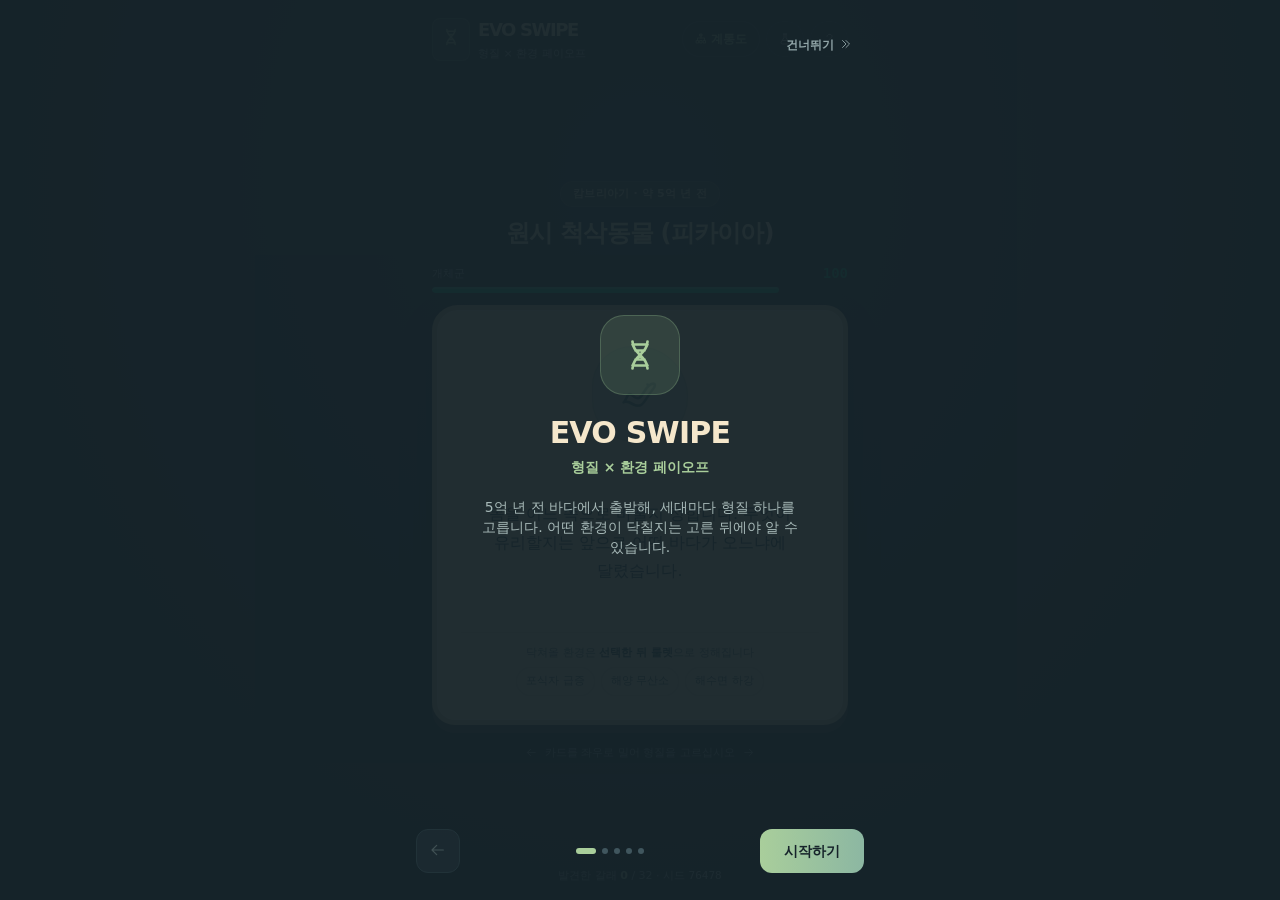
<file: qa/captures/iteration-1/index.html>
<!DOCTYPE html>
<html lang="ko">
<head>
<meta charset="UTF-8">
<meta name="viewport" content="width=device-width, initial-scale=1.0">
<title>EVO SWIPE — 형질 × 환경</title>
<style>
/* Self-contained presentation utilities. No runtime compiler or external fonts. */
*,::before,::after{box-sizing:border-box;border-width:0;border-style:solid;border-color:#44515a}
html{line-height:1.5;-webkit-text-size-adjust:100%;tab-size:4}
body{margin:0}h1,h2,h3,p{margin:0}h1,h2,h3{font-size:inherit;font-weight:inherit}
button,input,select{font:inherit;color:inherit;margin:0}button{background:transparent;cursor:pointer}button:disabled{cursor:default}input,select{min-width:0}svg{display:block}button i{pointer-events:none}
.absolute{position:absolute}
.relative{position:relative}
.fixed{position:fixed}
.flex{display:flex}
.inline-block{display:inline-block}
.grid{display:grid}
.hidden{display:none}
.flex-col{flex-direction:column}
.flex-wrap{flex-wrap:wrap}
.flex-1{flex:1 1 0%}
.shrink-0{flex-shrink:0}
.items-center{align-items:center}
.items-end{align-items:flex-end}
.items-start{align-items:flex-start}
.justify-center{justify-content:center}
.justify-between{justify-content:space-between}
.justify-end{justify-content:flex-end}
.grid-cols-2{grid-template-columns:repeat(2,minmax(0,1fr))}
.w-full{width:100%}
.h-full{height:100%}
.min-h-screen{min-height:100vh}
.min-h-0{min-height:0}
.min-w-0{min-width:0}
.max-w-xs{max-width:20rem}
.max-w-sm{max-width:24rem}
.max-w-md{max-width:28rem}
.max-w-5xl{max-width:64rem}
.max-h-full{max-height:100%}
.overflow-hidden{overflow:hidden}
.overflow-y-auto{overflow-y:auto}
.pointer-events-none{pointer-events:none}
.cursor-grab{cursor:grab}
.origin-top-left{transform-origin:top left}
.inset-0{inset:0}
.inset-x-0{left:0;right:0}
.mx-auto{margin-left:auto;margin-right:auto}
.my-auto{margin-top:auto;margin-bottom:auto}
.text-center{text-align:center}
.text-left{text-align:left}
.whitespace-nowrap{white-space:nowrap}
.truncate{overflow:hidden;text-overflow:ellipsis;white-space:nowrap}
.font-semibold{font-weight:600}
.font-bold{font-weight:700}
.font-extrabold{font-weight:800}
.font-mono{font-family:Consolas,monospace}
.leading-none{line-height:1}
.leading-tight{line-height:1.25}
.leading-snug{line-height:1.375}
.leading-relaxed{line-height:1.625}
.tracking-tight{letter-spacing:-.025em}
.border{border-width:1px}
.border-t{border-top-width:1px}
.border-b{border-bottom-width:1px}
.opacity-0{opacity:0}
.opacity-80{opacity:.8}
.rotate-6{transform:rotate(6deg)}
.transition{transition:color .15s,background-color .15s,border-color .15s,opacity .15s,transform .15s}
.transition-all{transition:all .15s}
.transition-opacity{transition:opacity .15s}
.duration-300{transition-duration:.3s}
.duration-500{transition-duration:.5s}
.shadow-2xl{box-shadow:0 22px 45px #09141940}
.shadow-lg{box-shadow:0 10px 15px #0002}
.ring-2{outline:2px solid #a9ce9b;outline-offset:2px}
.bg-evoDark{background-color:#1c272d}
.bg-gradient-to-br{background-image:linear-gradient(135deg,var(--from,#293d42),var(--to,#1e2e33))}
.bg-gradient-to-r{background-image:linear-gradient(90deg,var(--from,#a9ce9b),var(--to,#8cb7a2))}
.from-slate-800{--from:#293a40}
.to-slate-900{--to:#1e2d32}
.from-emerald-500{--from:#a9ce9b}
.to-teal-600{--to:#8cb7a2}
.p-1{padding:0.25rem}
.p-2{padding:0.5rem}
.p-3{padding:0.75rem}
.p-3\.5{padding:0.875rem}
.p-4{padding:1rem}
.p-6{padding:1.5rem}
.px-1{padding-left:0.25rem;padding-right:0.25rem}
.px-1\.5{padding-left:0.375rem;padding-right:0.375rem}
.px-2{padding-left:0.5rem;padding-right:0.5rem}
.px-2\.5{padding-left:0.625rem;padding-right:0.625rem}
.px-3{padding-left:0.75rem;padding-right:0.75rem}
.px-3\.5{padding-left:0.875rem;padding-right:0.875rem}
.px-4{padding-left:1rem;padding-right:1rem}
.px-6{padding-left:1.5rem;padding-right:1.5rem}
.py-0\.5{padding-top:0.125rem;padding-bottom:0.125rem}
.py-1{padding-top:0.25rem;padding-bottom:0.25rem}
.py-1\.5{padding-top:0.375rem;padding-bottom:0.375rem}
.py-2{padding-top:0.5rem;padding-bottom:0.5rem}
.py-2\.5{padding-top:0.625rem;padding-bottom:0.625rem}
.py-3{padding-top:0.75rem;padding-bottom:0.75rem}
.pt-3{padding-top:0.75rem}
.pt-5{padding-top:1.25rem}
.pb-3{padding-bottom:0.75rem}
.pb-4{padding-bottom:1rem}
.mt-0\.5{margin-top:0.125rem}
.mt-1{margin-top:0.25rem}
.mt-1\.5{margin-top:0.375rem}
.mt-2{margin-top:0.5rem}
.mt-3{margin-top:0.75rem}
.mt-4{margin-top:1rem}
.mt-5{margin-top:1.25rem}
.mt-6{margin-top:1.5rem}
.mb-1{margin-bottom:0.25rem}
.mb-1\.5{margin-bottom:0.375rem}
.mb-2{margin-bottom:0.5rem}
.mb-2\.5{margin-bottom:0.625rem}
.mb-3{margin-bottom:0.75rem}
.mb-4{margin-bottom:1rem}
.mb-5{margin-bottom:1.25rem}
.ml-1{margin-left:0.25rem}
.ml-1\.5{margin-left:0.375rem}
.mr-1{margin-right:0.25rem}
.mr-1\.5{margin-right:0.375rem}
.mr-2{margin-right:0.5rem}
.gap-1{gap:0.25rem}
.gap-1\.5{gap:0.375rem}
.gap-2{gap:0.5rem}
.gap-3{gap:0.75rem}
.gap-x-4{column-gap:1rem}
.gap-y-1{row-gap:0.25rem}
.w-1\.5{width:0.375rem}
.w-2\.5{width:0.625rem}
.w-3{width:0.75rem}
.w-5{width:1.25rem}
.w-8{width:2rem}
.w-10{width:2.5rem}
.w-11{width:2.75rem}
.w-16{width:4rem}
.w-20{width:5rem}
.w-24{width:6rem}
.h-0\.5{height:0.125rem}
.h-1\.5{height:0.375rem}
.h-2\.5{height:0.625rem}
.h-3{height:0.75rem}
.h-4{height:1rem}
.h-8{height:2rem}
.h-9{height:2.25rem}
.h-11{height:2.75rem}
.h-16{height:4rem}
.h-20{height:5rem}
.h-24{height:6rem}
.top-0{top:0rem}
.top-4{top:1rem}
.top-5{top:1.25rem}
.left-0{left:0rem}
.left-4{left:1rem}
.left-5{left:1.25rem}
.right-4{right:1rem}
.right-5{right:1.25rem}
.bottom-3{bottom:0.75rem}
.rounded-sm{border-radius:.125rem}
.rounded{border-radius:.25rem}
.rounded-lg{border-radius:.5rem}
.rounded-xl{border-radius:.75rem}
.rounded-2xl{border-radius:1rem}
.rounded-3xl{border-radius:1.5rem}
.rounded-full{border-radius:9999px}
.text-xs{font-size:.75rem;line-height:1rem}
.text-sm{font-size:.875rem;line-height:1.25rem}
.text-base{font-size:1rem;line-height:1.5rem}
.text-lg{font-size:1.125rem;line-height:1.75rem}
.text-xl{font-size:1.25rem;line-height:1.75rem}
.text-2xl{font-size:1.5rem;line-height:2rem}
.text-3xl{font-size:1.875rem;line-height:2.25rem}
.text-4xl{font-size:2.25rem;line-height:2.5rem}
.text-\[9px\]{font-size:9px}
.text-\[10px\]{font-size:10px}
.text-\[11px\]{font-size:11px}
.h-\[240px\]{height:240px}
.h-\[420px\]{height:420px}
.h-\[94vh\]{height:94vh}
.max-h-\[88vh\]{max-height:88vh}
.max-h-\[94vh\]{max-height:94vh}
.max-w-\[17rem\]{max-width:17rem}
.max-w-\[48\%\]{max-width:48%}
.leading-\[1\.25\]{line-height:1.25}
.text-slate-100{color:#f5e7cb}
.bg-slate-100{background-color:#f5e7cb}
.text-slate-200{color:#e3e5db}
.text-slate-300{color:#c4cecb}
.text-slate-400{color:#a7b9b8}
.text-slate-500{color:#91a5a7}
.bg-slate-500{background-color:#91a5a7}
.text-slate-600{color:#637b80}
.border-slate-600{border-color:#637b80}
.bg-slate-700{background-color:#40565e}
.border-slate-700{border-color:#40565e}
.border-slate-700\/50{border-color:#40565e7f}
.border-slate-700\/60{border-color:#40565e99}
.bg-slate-800{background-color:#2b3b42}
.bg-slate-800\/90{background-color:#2b3b42e5}
.border-slate-800{border-color:#2b3b42}
.text-slate-900{color:#202e34}
.bg-slate-900{background-color:#202e34}
.bg-slate-900\/60{background-color:#202e3499}
.text-slate-950{color:#16232a}
.bg-slate-950\/85{background-color:#16232ad9}
.bg-slate-950\/90{background-color:#16232ae5}
.bg-slate-950\/95{background-color:#16232af2}
.text-emerald-200{color:#cfe3c2}
.text-emerald-300{color:#c1dbb0}
.text-emerald-400{color:#a9ce9b}
.bg-emerald-400{background-color:#a9ce9b}
.bg-emerald-500{background-color:#91b98b}
.bg-emerald-500\/10{background-color:#91b98b1a}
.bg-emerald-500\/12{background-color:#91b98b1f}
.bg-emerald-500\/15{background-color:#91b98b26}
.bg-emerald-500\/20{background-color:#91b98b33}
.bg-emerald-500\/25{background-color:#91b98b40}
.border-emerald-500\/30{border-color:#91b98b4c}
.border-emerald-500\/45{border-color:#91b98b73}
.text-amber-400{color:#e7c786}
.bg-amber-500\/10{background-color:#d3ac691a}
.border-amber-500\/30{border-color:#d3ac694c}
.text-rose-200{color:#efd0c9}
.text-rose-300{color:#ebb9ad}
.text-rose-400{color:#e3a092}
.bg-rose-400{background-color:#e3a092}
.bg-rose-500\/10{background-color:#d88a841a}
.bg-rose-500\/12{background-color:#d88a841f}
.bg-rose-500\/25{background-color:#d88a8440}
.border-rose-500\/30{border-color:#d88a844c}
.border-rose-500\/45{border-color:#d88a8473}
.bg-rose-900\/50{background-color:#6f353b7f}
.text-indigo-300{color:#c5bdce}
.bg-indigo-500\/20{background-color:#9b8fa933}
.border-indigo-500\/30{border-color:#9b8fa94c}
.z-30{z-index:30}
.z-50{z-index:50}
.z-\[60\]{z-index:60}
.space-y-1>*+*{margin-top:0.25rem}
.space-y-2>*+*{margin-top:0.5rem}
.space-y-4>*+*{margin-top:1.0rem}
.space-x-2>*+*{margin-left:.5rem}
.disabled\:opacity-30:disabled{opacity:.3}
.active\:scale-95:active{transform:scale(.95)}
.disabled\:active\:scale-100:disabled:active{transform:scale(1)}
.active\:cursor-grabbing:active{cursor:grabbing}
.hover\:text-slate-100:hover{color:#f5e7cb}
.hover\:bg-slate-600:hover,.hover\:bg-slate-700\/50:hover{background-color:#40565e}
@media(min-width:640px){.sm\:inline{display:inline}.sm\:p-4{padding:1rem}}
.fa-solid{display:inline-block;width:1em;height:1em;vertical-align:-.12em;background-color:currentColor;mask:var(--evo-icon) center/contain no-repeat;-webkit-mask:var(--evo-icon) center/contain no-repeat;flex-shrink:0}
.fa-dna{--evo-icon:url("data:image/svg+xml,%3Csvg%20xmlns%3D%22http%3A%2F%2Fwww.w3.org%2F2000%2Fsvg%22%20viewBox%3D%220%200%2024%2024%22%3E%3Cpath%20d%3D%22M7%203c0%208%2010%2010%2010%2018M17%203c0%208-10%2010-10%2018M7%205h10M9%209h6M9%2015h6M7%2019h10%22%20fill%3D%22none%22%20stroke%3D%22black%22%20stroke-width%3D%221.8%22%20stroke-linecap%3D%22round%22%20stroke-linejoin%3D%22round%22%2F%3E%3C%2Fsvg%3E")}
.fa-sitemap{--evo-icon:url("data:image/svg+xml,%3Csvg%20xmlns%3D%22http%3A%2F%2Fwww.w3.org%2F2000%2Fsvg%22%20viewBox%3D%220%200%2024%2024%22%3E%3Cpath%20d%3D%22M12%203v7M5%2014v-4h14v4M3%2015h4v5H3zM10%2015h4v5h-4zM17%2015h4v5h-4zM10%202h4v4h-4z%22%20fill%3D%22none%22%20stroke%3D%22black%22%20stroke-width%3D%221.8%22%20stroke-linecap%3D%22round%22%20stroke-linejoin%3D%22round%22%2F%3E%3C%2Fsvg%3E")}
.fa-flask{--evo-icon:url("data:image/svg+xml,%3Csvg%20xmlns%3D%22http%3A%2F%2Fwww.w3.org%2F2000%2Fsvg%22%20viewBox%3D%220%200%2024%2024%22%3E%3Cpath%20d%3D%22M9%202h6M10%202v7L4%2019q0%203%203%203h10q3%200%203-3L14%209V2M7%2015h10%22%20fill%3D%22none%22%20stroke%3D%22black%22%20stroke-width%3D%221.8%22%20stroke-linecap%3D%22round%22%20stroke-linejoin%3D%22round%22%2F%3E%3C%2Fsvg%3E")}
.fa-question{--evo-icon:url("data:image/svg+xml,%3Csvg%20xmlns%3D%22http%3A%2F%2Fwww.w3.org%2F2000%2Fsvg%22%20viewBox%3D%220%200%2024%2024%22%3E%3Cpath%20d%3D%22M8%207c0-6%2010-6%2010%200%200%204-6%203-6%207M12%2019v1%22%20fill%3D%22none%22%20stroke%3D%22black%22%20stroke-width%3D%221.8%22%20stroke-linecap%3D%22round%22%20stroke-linejoin%3D%22round%22%2F%3E%3C%2Fsvg%3E")}
.fa-xmark{--evo-icon:url("data:image/svg+xml,%3Csvg%20xmlns%3D%22http%3A%2F%2Fwww.w3.org%2F2000%2Fsvg%22%20viewBox%3D%220%200%2024%2024%22%3E%3Cpath%20d%3D%22M5%205l14%2014M19%205%205%2019%22%20fill%3D%22none%22%20stroke%3D%22black%22%20stroke-width%3D%221.8%22%20stroke-linecap%3D%22round%22%20stroke-linejoin%3D%22round%22%2F%3E%3C%2Fsvg%3E")}
.fa-plus{--evo-icon:url("data:image/svg+xml,%3Csvg%20xmlns%3D%22http%3A%2F%2Fwww.w3.org%2F2000%2Fsvg%22%20viewBox%3D%220%200%2024%2024%22%3E%3Cpath%20d%3D%22M5%2012h14M12%205v14%22%20fill%3D%22none%22%20stroke%3D%22black%22%20stroke-width%3D%221.8%22%20stroke-linecap%3D%22round%22%20stroke-linejoin%3D%22round%22%2F%3E%3C%2Fsvg%3E")}
.fa-minus{--evo-icon:url("data:image/svg+xml,%3Csvg%20xmlns%3D%22http%3A%2F%2Fwww.w3.org%2F2000%2Fsvg%22%20viewBox%3D%220%200%2024%2024%22%3E%3Cpath%20d%3D%22M5%2012h14%22%20fill%3D%22none%22%20stroke%3D%22black%22%20stroke-width%3D%221.8%22%20stroke-linecap%3D%22round%22%20stroke-linejoin%3D%22round%22%2F%3E%3C%2Fsvg%3E")}
.fa-arrow-left{--evo-icon:url("data:image/svg+xml,%3Csvg%20xmlns%3D%22http%3A%2F%2Fwww.w3.org%2F2000%2Fsvg%22%20viewBox%3D%220%200%2024%2024%22%3E%3Cpath%20d%3D%22M20%2012H4M10%205l-7%207%207%207%22%20fill%3D%22none%22%20stroke%3D%22black%22%20stroke-width%3D%221.8%22%20stroke-linecap%3D%22round%22%20stroke-linejoin%3D%22round%22%2F%3E%3C%2Fsvg%3E")}
.fa-arrow-right{--evo-icon:url("data:image/svg+xml,%3Csvg%20xmlns%3D%22http%3A%2F%2Fwww.w3.org%2F2000%2Fsvg%22%20viewBox%3D%220%200%2024%2024%22%3E%3Cpath%20d%3D%22M4%2012h16M14%205l7%207-7%207%22%20fill%3D%22none%22%20stroke%3D%22black%22%20stroke-width%3D%221.8%22%20stroke-linecap%3D%22round%22%20stroke-linejoin%3D%22round%22%2F%3E%3C%2Fsvg%3E")}
.fa-arrow-down-long{--evo-icon:url("data:image/svg+xml,%3Csvg%20xmlns%3D%22http%3A%2F%2Fwww.w3.org%2F2000%2Fsvg%22%20viewBox%3D%220%200%2024%2024%22%3E%3Cpath%20d%3D%22M12%202v19M6%2015l6%206%206-6%22%20fill%3D%22none%22%20stroke%3D%22black%22%20stroke-width%3D%221.8%22%20stroke-linecap%3D%22round%22%20stroke-linejoin%3D%22round%22%2F%3E%3C%2Fsvg%3E")}
.fa-arrows-left-right{--evo-icon:url("data:image/svg+xml,%3Csvg%20xmlns%3D%22http%3A%2F%2Fwww.w3.org%2F2000%2Fsvg%22%20viewBox%3D%220%200%2024%2024%22%3E%3Cpath%20d%3D%22M3%208h18M7%204%203%208l4%204M21%2016H3M17%2012l4%204-4%204%22%20fill%3D%22none%22%20stroke%3D%22black%22%20stroke-width%3D%221.8%22%20stroke-linecap%3D%22round%22%20stroke-linejoin%3D%22round%22%2F%3E%3C%2Fsvg%3E")}
.fa-arrows-spin{--evo-icon:url("data:image/svg+xml,%3Csvg%20xmlns%3D%22http%3A%2F%2Fwww.w3.org%2F2000%2Fsvg%22%20viewBox%3D%220%200%2024%2024%22%3E%3Cpath%20d%3D%22M3%2010a9%209%200%200%201%2016-4M19%202v5h-5M21%2014A9%209%200%200%201%205%2018M5%2022v-5h5%22%20fill%3D%22none%22%20stroke%3D%22black%22%20stroke-width%3D%221.8%22%20stroke-linecap%3D%22round%22%20stroke-linejoin%3D%22round%22%2F%3E%3C%2Fsvg%3E")}
.fa-rotate-left{--evo-icon:url("data:image/svg+xml,%3Csvg%20xmlns%3D%22http%3A%2F%2Fwww.w3.org%2F2000%2Fsvg%22%20viewBox%3D%220%200%2024%2024%22%3E%3Cpath%20d%3D%22M3%2010a9%209%200%201%201%202%209M3%203v7h7%22%20fill%3D%22none%22%20stroke%3D%22black%22%20stroke-width%3D%221.8%22%20stroke-linecap%3D%22round%22%20stroke-linejoin%3D%22round%22%2F%3E%3C%2Fsvg%3E")}
.fa-angles-right{--evo-icon:url("data:image/svg+xml,%3Csvg%20xmlns%3D%22http%3A%2F%2Fwww.w3.org%2F2000%2Fsvg%22%20viewBox%3D%220%200%2024%2024%22%3E%3Cpath%20d%3D%22M5%205l7%207-7%207M12%205l7%207-7%207%22%20fill%3D%22none%22%20stroke%3D%22black%22%20stroke-width%3D%221.8%22%20stroke-linecap%3D%22round%22%20stroke-linejoin%3D%22round%22%2F%3E%3C%2Fsvg%3E")}
.fa-forward{--evo-icon:url("data:image/svg+xml,%3Csvg%20xmlns%3D%22http%3A%2F%2Fwww.w3.org%2F2000%2Fsvg%22%20viewBox%3D%220%200%2024%2024%22%3E%3Cpath%20d%3D%22M3%205l8%207-8%207zM12%205l8%207-8%207z%22%20fill%3D%22none%22%20stroke%3D%22black%22%20stroke-width%3D%221.8%22%20stroke-linecap%3D%22round%22%20stroke-linejoin%3D%22round%22%2F%3E%3C%2Fsvg%3E")}
.fa-check{--evo-icon:url("data:image/svg+xml,%3Csvg%20xmlns%3D%22http%3A%2F%2Fwww.w3.org%2F2000%2Fsvg%22%20viewBox%3D%220%200%2024%2024%22%3E%3Cpath%20d%3D%22M4%2012l5%205L20%206%22%20fill%3D%22none%22%20stroke%3D%22black%22%20stroke-width%3D%221.8%22%20stroke-linecap%3D%22round%22%20stroke-linejoin%3D%22round%22%2F%3E%3C%2Fsvg%3E")}
.fa-hand-pointer{--evo-icon:url("data:image/svg+xml,%3Csvg%20xmlns%3D%22http%3A%2F%2Fwww.w3.org%2F2000%2Fsvg%22%20viewBox%3D%220%200%2024%2024%22%3E%3Cpath%20d%3D%22M8%2013V4a2%202%200%200%201%204%200v8-2c4-4%208%200%208%203v5l-3%204h-7l-7-8q-1-4%203-2l2%201%22%20fill%3D%22none%22%20stroke%3D%22black%22%20stroke-width%3D%221.8%22%20stroke-linecap%3D%22round%22%20stroke-linejoin%3D%22round%22%2F%3E%3C%2Fsvg%3E")}
.fa-hand{--evo-icon:url("data:image/svg+xml,%3Csvg%20xmlns%3D%22http%3A%2F%2Fwww.w3.org%2F2000%2Fsvg%22%20viewBox%3D%220%200%2024%2024%22%3E%3Cpath%20d%3D%22M6%2012V6M10%2012V3M14%2012V4M18%2012V7M6%2011q-7-3-2%206l5%205h7l4-6V9%22%20fill%3D%22none%22%20stroke%3D%22black%22%20stroke-width%3D%221.8%22%20stroke-linecap%3D%22round%22%20stroke-linejoin%3D%22round%22%2F%3E%3C%2Fsvg%3E")}
.fa-table-cells{--evo-icon:url("data:image/svg+xml,%3Csvg%20xmlns%3D%22http%3A%2F%2Fwww.w3.org%2F2000%2Fsvg%22%20viewBox%3D%220%200%2024%2024%22%3E%3Cpath%20d%3D%22M3%203h18v18H3zM3%209h18M3%2015h18M9%203v18M15%203v18%22%20fill%3D%22none%22%20stroke%3D%22black%22%20stroke-width%3D%221.8%22%20stroke-linecap%3D%22round%22%20stroke-linejoin%3D%22round%22%2F%3E%3C%2Fsvg%3E")}
.fa-circle-dot{--evo-icon:url("data:image/svg+xml,%3Csvg%20xmlns%3D%22http%3A%2F%2Fwww.w3.org%2F2000%2Fsvg%22%20viewBox%3D%220%200%2024%2024%22%3E%3Cpath%20d%3D%22M21%2012a9%209%200%201%201-18%200%209%209%200%200%201%2018%200M15%2012a3%203%200%201%201-6%200%203%203%200%200%201%206%200%22%20fill%3D%22none%22%20stroke%3D%22black%22%20stroke-width%3D%221.8%22%20stroke-linecap%3D%22round%22%20stroke-linejoin%3D%22round%22%2F%3E%3C%2Fsvg%3E")}
.fa-worm{--evo-icon:url("data:image/svg+xml,%3Csvg%20xmlns%3D%22http%3A%2F%2Fwww.w3.org%2F2000%2Fsvg%22%20viewBox%3D%220%200%2024%2024%22%3E%3Cpath%20d%3D%22M3%2016c3-8%206%206%2011-3s11-8%206-2-6%2013-13%209-7%202-4-4zM17%207h.1%22%20fill%3D%22none%22%20stroke%3D%22black%22%20stroke-width%3D%221.8%22%20stroke-linecap%3D%22round%22%20stroke-linejoin%3D%22round%22%2F%3E%3C%2Fsvg%3E")}
.fa-fish{--evo-icon:url("data:image/svg+xml,%3Csvg%20xmlns%3D%22http%3A%2F%2Fwww.w3.org%2F2000%2Fsvg%22%20viewBox%3D%220%200%2024%2024%22%3E%3Cpath%20d%3D%22M18%2012c-3-8-9-8-13-2L1%206v12l4-4c4%206%2010%206%2013-2zM14%2010h.1%22%20fill%3D%22none%22%20stroke%3D%22black%22%20stroke-width%3D%221.8%22%20stroke-linecap%3D%22round%22%20stroke-linejoin%3D%22round%22%2F%3E%3C%2Fsvg%3E")}
.fa-fish-fins{--evo-icon:url("data:image/svg+xml,%3Csvg%20xmlns%3D%22http%3A%2F%2Fwww.w3.org%2F2000%2Fsvg%22%20viewBox%3D%220%200%2024%2024%22%3E%3Cpath%20d%3D%22M21%2012c-4-8-10-8-14-2L2%206v12l5-4c4%206%2010%206%2014-2zM16%2010h.1M10%206l3-4%203%205M10%2018l3%204%203-5%22%20fill%3D%22none%22%20stroke%3D%22black%22%20stroke-width%3D%221.8%22%20stroke-linecap%3D%22round%22%20stroke-linejoin%3D%22round%22%2F%3E%3C%2Fsvg%3E")}
.fa-shield-halved{--evo-icon:url("data:image/svg+xml,%3Csvg%20xmlns%3D%22http%3A%2F%2Fwww.w3.org%2F2000%2Fsvg%22%20viewBox%3D%220%200%2024%2024%22%3E%3Cpath%20d%3D%22M12%202%203%206v7q1%207%209%2010%208-3%209-10V6zM12%202v20%22%20fill%3D%22none%22%20stroke%3D%22black%22%20stroke-width%3D%221.8%22%20stroke-linecap%3D%22round%22%20stroke-linejoin%3D%22round%22%2F%3E%3C%2Fsvg%3E")}
.fa-lungs{--evo-icon:url("data:image/svg+xml,%3Csvg%20xmlns%3D%22http%3A%2F%2Fwww.w3.org%2F2000%2Fsvg%22%20viewBox%3D%220%200%2024%2024%22%3E%3Cpath%20d%3D%22M10%202v8c-6-5-9%204-9%209s9%203%209-2v-7M14%202v8c6-5%209%204%209%209s-9%203-9-2v-7%22%20fill%3D%22none%22%20stroke%3D%22black%22%20stroke-width%3D%221.8%22%20stroke-linecap%3D%22round%22%20stroke-linejoin%3D%22round%22%2F%3E%3C%2Fsvg%3E")}
.fa-water{--evo-icon:url("data:image/svg+xml,%3Csvg%20xmlns%3D%22http%3A%2F%2Fwww.w3.org%2F2000%2Fsvg%22%20viewBox%3D%220%200%2024%2024%22%3E%3Cpath%20d%3D%22M1%206q3%204%206%200t6%200%206%200M1%2012q3%204%206%200t6%200%206%200M1%2018q3%204%206%200t6%200%206%200%22%20fill%3D%22none%22%20stroke%3D%22black%22%20stroke-width%3D%221.8%22%20stroke-linecap%3D%22round%22%20stroke-linejoin%3D%22round%22%2F%3E%3C%2Fsvg%3E")}
.fa-sun{--evo-icon:url("data:image/svg+xml,%3Csvg%20xmlns%3D%22http%3A%2F%2Fwww.w3.org%2F2000%2Fsvg%22%20viewBox%3D%220%200%2024%2024%22%3E%3Cpath%20d%3D%22M17%2012a5%205%200%201%201-10%200%205%205%200%200%201%2010%200M12%201v3M12%2020v3M1%2012h3M20%2012h3M4%204l2%202M18%2018l2%202M4%2020l2-2M18%206l2-2%22%20fill%3D%22none%22%20stroke%3D%22black%22%20stroke-width%3D%221.8%22%20stroke-linecap%3D%22round%22%20stroke-linejoin%3D%22round%22%2F%3E%3C%2Fsvg%3E")}
.fa-snowflake{--evo-icon:url("data:image/svg+xml,%3Csvg%20xmlns%3D%22http%3A%2F%2Fwww.w3.org%2F2000%2Fsvg%22%20viewBox%3D%220%200%2024%2024%22%3E%3Cpath%20d%3D%22M12%201v22M2%206l20%2012M2%2018%2022%206M8%203l4%204%204-4M8%2021l4-4%204%204M2%2010l5-1V4M22%2014l-5%201v5M2%2014l5%201v5M22%2010l-5-1V4%22%20fill%3D%22none%22%20stroke%3D%22black%22%20stroke-width%3D%221.8%22%20stroke-linecap%3D%22round%22%20stroke-linejoin%3D%22round%22%2F%3E%3C%2Fsvg%3E")}
.fa-fire{--evo-icon:url("data:image/svg+xml,%3Csvg%20xmlns%3D%22http%3A%2F%2Fwww.w3.org%2F2000%2Fsvg%22%20viewBox%3D%220%200%2024%2024%22%3E%3Cpath%20d%3D%22M12%201c2%207%209%209%209%2015a9%209%200%200%201-18%200c0-5%206-8%206-11l1%207c4-3%203-7%202-11z%22%20fill%3D%22none%22%20stroke%3D%22black%22%20stroke-width%3D%221.8%22%20stroke-linecap%3D%22round%22%20stroke-linejoin%3D%22round%22%2F%3E%3C%2Fsvg%3E")}
.fa-tree{--evo-icon:url("data:image/svg+xml,%3Csvg%20xmlns%3D%22http%3A%2F%2Fwww.w3.org%2F2000%2Fsvg%22%20viewBox%3D%220%200%2024%2024%22%3E%3Cpath%20d%3D%22M12%201%204%2010h4l-6%207h8v6h4v-6h8l-6-7h4z%22%20fill%3D%22none%22%20stroke%3D%22black%22%20stroke-width%3D%221.8%22%20stroke-linecap%3D%22round%22%20stroke-linejoin%3D%22round%22%2F%3E%3C%2Fsvg%3E")}
.fa-droplet-slash{--evo-icon:url("data:image/svg+xml,%3Csvg%20xmlns%3D%22http%3A%2F%2Fwww.w3.org%2F2000%2Fsvg%22%20viewBox%3D%220%200%2024%2024%22%3E%3Cpath%20d%3D%22M10%203%204%2012q-5%2010%207%2011%209-1%208-10l-2-4M2%202l20%2020%22%20fill%3D%22none%22%20stroke%3D%22black%22%20stroke-width%3D%221.8%22%20stroke-linecap%3D%22round%22%20stroke-linejoin%3D%22round%22%2F%3E%3C%2Fsvg%3E")}
.fa-temperature-low{--evo-icon:url("data:image/svg+xml,%3Csvg%20xmlns%3D%22http%3A%2F%2Fwww.w3.org%2F2000%2Fsvg%22%20viewBox%3D%220%200%2024%2024%22%3E%3Cpath%20d%3D%22M9%203a3%203%200%200%201%206%200v11a5%205%200%201%201-6%200zM12%208v10M19%204h3M19%208h3%22%20fill%3D%22none%22%20stroke%3D%22black%22%20stroke-width%3D%221.8%22%20stroke-linecap%3D%22round%22%20stroke-linejoin%3D%22round%22%2F%3E%3C%2Fsvg%3E")}
.fa-meteor{--evo-icon:url("data:image/svg+xml,%3Csvg%20xmlns%3D%22http%3A%2F%2Fwww.w3.org%2F2000%2Fsvg%22%20viewBox%3D%220%200%2024%2024%22%3E%3Cpath%20d%3D%22M22%202%207%209a7%207%200%201%200%208%2010zM13%203%205%207M21%2012l-4%209M8%2014h.1M10%2018h.1%22%20fill%3D%22none%22%20stroke%3D%22black%22%20stroke-width%3D%221.8%22%20stroke-linecap%3D%22round%22%20stroke-linejoin%3D%22round%22%2F%3E%3C%2Fsvg%3E")}
.fa-wheat-awn{--evo-icon:url("data:image/svg+xml,%3Csvg%20xmlns%3D%22http%3A%2F%2Fwww.w3.org%2F2000%2Fsvg%22%20viewBox%3D%220%200%2024%2024%22%3E%3Cpath%20d%3D%22M12%2023V3M12%208Q3%2010%205%203q7%200%207%205M12%2014q-9%202-7-5%207%200%207%205M12%208q9%202%207-5-7%200-7%205M12%2014q9%202%207-5-7%200-7%205%22%20fill%3D%22none%22%20stroke%3D%22black%22%20stroke-width%3D%221.8%22%20stroke-linecap%3D%22round%22%20stroke-linejoin%3D%22round%22%2F%3E%3C%2Fsvg%3E")}
.fa-bone{--evo-icon:url("data:image/svg+xml,%3Csvg%20xmlns%3D%22http%3A%2F%2Fwww.w3.org%2F2000%2Fsvg%22%20viewBox%3D%220%200%2024%2024%22%3E%3Cpath%20d%3D%22M8%205%2019%2016c7-1%204%208%200%205-3%204-9%200-5-4L4%208C-3%209%200%200%204%203c3-4%209%200%204%202z%22%20fill%3D%22none%22%20stroke%3D%22black%22%20stroke-width%3D%221.8%22%20stroke-linecap%3D%22round%22%20stroke-linejoin%3D%22round%22%2F%3E%3C%2Fsvg%3E")}
.fa-chart-line-down{--evo-icon:url("data:image/svg+xml,%3Csvg%20xmlns%3D%22http%3A%2F%2Fwww.w3.org%2F2000%2Fsvg%22%20viewBox%3D%220%200%2024%2024%22%3E%3Cpath%20d%3D%22M2%202v20h20M5%206l6%206%204-3%207%208M17%2017h5v-5%22%20fill%3D%22none%22%20stroke%3D%22black%22%20stroke-width%3D%221.8%22%20stroke-linecap%3D%22round%22%20stroke-linejoin%3D%22round%22%2F%3E%3C%2Fsvg%3E")}
.fa-egg{--evo-icon:url("data:image/svg+xml,%3Csvg%20xmlns%3D%22http%3A%2F%2Fwww.w3.org%2F2000%2Fsvg%22%20viewBox%3D%220%200%2024%2024%22%3E%3Cpath%20d%3D%22M12%202c-9%200-16%2020%200%2020S21%202%2012%202z%22%20fill%3D%22none%22%20stroke%3D%22black%22%20stroke-width%3D%221.8%22%20stroke-linecap%3D%22round%22%20stroke-linejoin%3D%22round%22%2F%3E%3C%2Fsvg%3E")}
.fa-paw{--evo-icon:url("data:image/svg+xml,%3Csvg%20xmlns%3D%22http%3A%2F%2Fwww.w3.org%2F2000%2Fsvg%22%20viewBox%3D%220%200%2024%2024%22%3E%3Cpath%20d%3D%22M8%2014q4-5%208%200%208%209-4%207-12%202-4-7zM6%206a2%203%200%201%201-4%200%202%203%200%201%201%204%200M13%204a2%203%200%201%201-4%200%202%203%200%201%201%204%200M21%206a2%203%200%201%201-4%200%202%203%200%201%201%204%200%22%20fill%3D%22none%22%20stroke%3D%22black%22%20stroke-width%3D%221.8%22%20stroke-linecap%3D%22round%22%20stroke-linejoin%3D%22round%22%2F%3E%3C%2Fsvg%3E")}
.fa-frog{--evo-icon:url("data:image/svg+xml,%3Csvg%20xmlns%3D%22http%3A%2F%2Fwww.w3.org%2F2000%2Fsvg%22%20viewBox%3D%220%200%2024%2024%22%3E%3Cpath%20d%3D%22M7%205a3%203%200%201%201-4%202M21%207a3%203%200%201%200-4-2M4%209q8-7%2016%200v7q-8%206-16%200zM7%2014q5%204%2010%200%22%20fill%3D%22none%22%20stroke%3D%22black%22%20stroke-width%3D%221.8%22%20stroke-linecap%3D%22round%22%20stroke-linejoin%3D%22round%22%2F%3E%3C%2Fsvg%3E")}
.fa-cat{--evo-icon:url("data:image/svg+xml,%3Csvg%20xmlns%3D%22http%3A%2F%2Fwww.w3.org%2F2000%2Fsvg%22%20viewBox%3D%220%200%2024%2024%22%3E%3Cpath%20d%3D%22M4%202%2010%206h4l6-4v13q0%208-8%208t-8-8zM7%2012h.1M17%2012h.1M10%2017l2%202%202-2%22%20fill%3D%22none%22%20stroke%3D%22black%22%20stroke-width%3D%221.8%22%20stroke-linecap%3D%22round%22%20stroke-linejoin%3D%22round%22%2F%3E%3C%2Fsvg%3E")}
.fa-hippo{--evo-icon:url("data:image/svg+xml,%3Csvg%20xmlns%3D%22http%3A%2F%2Fwww.w3.org%2F2000%2Fsvg%22%20viewBox%3D%220%200%2024%2024%22%3E%3Cpath%20d%3D%22M3%207q6-6%2015%200l3%205v8H3zM4%205V2h4v3M15%205V2h4v4M7%2016h.1M17%2016h.1M6%2010h.1M16%2010h.1%22%20fill%3D%22none%22%20stroke%3D%22black%22%20stroke-width%3D%221.8%22%20stroke-linecap%3D%22round%22%20stroke-linejoin%3D%22round%22%2F%3E%3C%2Fsvg%3E")}
.fa-staff-snake{--evo-icon:url("data:image/svg+xml,%3Csvg%20xmlns%3D%22http%3A%2F%2Fwww.w3.org%2F2000%2Fsvg%22%20viewBox%3D%220%200%2024%2024%22%3E%3Cpath%20d%3D%22M10%2023V2M8%204c9-6%2016%204%206%207S3%2017%2012%2020s10-5%204-5%22%20fill%3D%22none%22%20stroke%3D%22black%22%20stroke-width%3D%221.8%22%20stroke-linecap%3D%22round%22%20stroke-linejoin%3D%22round%22%2F%3E%3C%2Fsvg%3E")}
.fa-dragon{--evo-icon:url("data:image/svg+xml,%3Csvg%20xmlns%3D%22http%3A%2F%2Fwww.w3.org%2F2000%2Fsvg%22%20viewBox%3D%220%200%2024%2024%22%3E%3Cpath%20d%3D%22M3%2021V9l5-4%205%202V1l8%205-6%205%206%206-5%205-4-6-4%206zM16%206h.1%22%20fill%3D%22none%22%20stroke%3D%22black%22%20stroke-width%3D%221.8%22%20stroke-linecap%3D%22round%22%20stroke-linejoin%3D%22round%22%2F%3E%3C%2Fsvg%3E")}
.fa-shrimp{--evo-icon:url("data:image/svg+xml,%3Csvg%20xmlns%3D%22http%3A%2F%2Fwww.w3.org%2F2000%2Fsvg%22%20viewBox%3D%220%200%2024%2024%22%3E%3Cpath%20d%3D%22M5%204c14-8%2021%207%2013%2015-5%205-12%202-15-2l7-3q-1%205%204%204t-1-9M9%204l1%206M14%204l-1%205M18%206l-3%205M21%2010l-5%203M22%2014l-5%201M6%208%201%206M6%205%202%201%22%20fill%3D%22none%22%20stroke%3D%22black%22%20stroke-width%3D%221.8%22%20stroke-linecap%3D%22round%22%20stroke-linejoin%3D%22round%22%2F%3E%3C%2Fsvg%3E")}
.fa-fan{--evo-icon:url("data:image/svg+xml,%3Csvg%20xmlns%3D%22http%3A%2F%2Fwww.w3.org%2F2000%2Fsvg%22%20viewBox%3D%220%200%2024%2024%22%3E%3Cpath%20d%3D%22M12%2012c-12-10-9-15-4-11s7%209%204%2011c11-12%2016-9%2012-4s-9%207-12%204c12%2011%209%2016%204%2012s-7-9-4-12C1%2024-4%2021%200%2016s9-7%2012-4%22%20fill%3D%22none%22%20stroke%3D%22black%22%20stroke-width%3D%221.8%22%20stroke-linecap%3D%22round%22%20stroke-linejoin%3D%22round%22%2F%3E%3C%2Fsvg%3E")}
.fa-user-astronaut{--evo-icon:url("data:image/svg+xml,%3Csvg%20xmlns%3D%22http%3A%2F%2Fwww.w3.org%2F2000%2Fsvg%22%20viewBox%3D%220%200%2024%2024%22%3E%3Cpath%20d%3D%22M18%207a6%206%200%201%201-12%200%206%206%200%200%201%2012%200M7%206h10M3%2023v-4q0-7%209-7t9%207v4M9%2017h6v6H9z%22%20fill%3D%22none%22%20stroke%3D%22black%22%20stroke-width%3D%221.8%22%20stroke-linecap%3D%22round%22%20stroke-linejoin%3D%22round%22%2F%3E%3C%2Fsvg%3E")}
.fa-users-slash{--evo-icon:url("data:image/svg+xml,%3Csvg%20xmlns%3D%22http%3A%2F%2Fwww.w3.org%2F2000%2Fsvg%22%20viewBox%3D%220%200%2024%2024%22%3E%3Cpath%20d%3D%22M10%206a4%204%200%201%201-8%200%204%204%200%200%201%208%200M2%2021v-6q3-6%208%200M17%202a4%204%200%200%201%200%208M17%2013q5%200%205%208M1%201l22%2022%22%20fill%3D%22none%22%20stroke%3D%22black%22%20stroke-width%3D%221.8%22%20stroke-linecap%3D%22round%22%20stroke-linejoin%3D%22round%22%2F%3E%3C%2Fsvg%3E")}
.fa-otter{--evo-icon:url("data:image/svg+xml,%3Csvg%20xmlns%3D%22http%3A%2F%2Fwww.w3.org%2F2000%2Fsvg%22%20viewBox%3D%220%200%2024%2024%22%3E%3Cpath%20d%3D%22M21%207c-1-9-9-4-9%203-6-1-10%203-8%207l-3%204q15%203%2018-8zM18%205h.1%22%20fill%3D%22none%22%20stroke%3D%22black%22%20stroke-width%3D%221.8%22%20stroke-linecap%3D%22round%22%20stroke-linejoin%3D%22round%22%2F%3E%3C%2Fsvg%3E")}
.fa-crow{--evo-icon:url("data:image/svg+xml,%3Csvg%20xmlns%3D%22http%3A%2F%2Fwww.w3.org%2F2000%2Fsvg%22%20viewBox%3D%220%200%2024%2024%22%3E%3Cpath%20d%3D%22M18%202q6%201%204%206l-4%202q-3%2010-13%2010L1%2022l4-8q-6-11%203-5l6-3q-1-3%204-4zM17%205h.1M11%2018v5%22%20fill%3D%22none%22%20stroke%3D%22black%22%20stroke-width%3D%221.8%22%20stroke-linecap%3D%22round%22%20stroke-linejoin%3D%22round%22%2F%3E%3C%2Fsvg%3E")}

  html,body{overscroll-behavior-x:none;overflow-x:hidden;max-width:100%;position:relative}
  body{font-family:'Pretendard',sans-serif;background:radial-gradient(circle at 50% 0%,#1e293b 0%,#0f172a 70%);user-select:none;-webkit-user-select:none}
  .glass{background:rgba(30,41,59,.85);backdrop-filter:blur(12px);border:1px solid rgba(255,255,255,.1)}
  .swipe-card{transition:transform .1s ease-out;will-change:transform;cursor:grab;touch-action:pan-y}
  .swipe-card:active{cursor:grabbing}
  .swipe-card.anim{transition:transform .35s ease-out,opacity .35s ease-out}
  .badge{opacity:0;transition:opacity .15s ease}
  /* 환경 룰렛 — 이 게임의 시그니처 순간.
     후보 환경을 모두 눈에 보이게 깔아두고 그중 하나에 바늘이 선다. */
  .wheel-wrap{position:relative;width:15rem;height:15rem;max-width:78vw;max-height:78vw}
  .wheel-svg{width:100%;height:100%;display:block;transform-origin:50% 50%;filter:drop-shadow(0 10px 24px rgba(0,0,0,.45))}
  .wheel-pin{position:absolute;top:-4px;left:50%;transform:translateX(-50%);width:0;height:0;z-index:10;
    border-left:11px solid transparent;border-right:11px solid transparent;border-top:21px solid #e2e8f0;
    filter:drop-shadow(0 2px 3px rgba(0,0,0,.55))}
  .wheel-hub{position:absolute;top:50%;left:50%;transform:translate(-50%,-50%);width:3.1rem;height:3.1rem;z-index:5;
    border-radius:9999px;background:#0f172a;border:1px solid #334155;color:#64748b;font-size:1.05rem;
    display:flex;align-items:center;justify-content:center}
  .wheel-spinning .wheel-hub{animation:pulse 1s infinite}
  /* 칸 이름은 원판을 따라 돌지 않는다. 돌아가는 동안에도 세 후보를 읽을 수 있어야 한다 */
  .wtxt{transform-box:fill-box;transform-origin:center}
  @keyframes pulse{0%,100%{opacity:.3}50%{opacity:1}}
  /* 튜토리얼 실습 카드 — 미는 동작을 손가락으로 시사 */
  @keyframes handSway{0%,100%{transform:translateX(-28px)}50%{transform:translateX(28px)}}
  .hand-sway{animation:handSway 1.8s ease-in-out infinite}
  ::-webkit-scrollbar{width:6px;height:6px}::-webkit-scrollbar-track{background:#0f172a}::-webkit-scrollbar-thumb{background:#334155;border-radius:3px}
  @media (prefers-reduced-motion:reduce){*{animation:none!important;transition-duration:.01ms!important}}
  :focus-visible{outline:2px solid #10b981;outline-offset:2px}

/* PRESENTATION / 01 — field journal palette and paper surfaces */
:root{color-scheme:dark;--evo-bg:#1c272d;--evo-cream:#f3e3c3;--evo-paper:#efddba;--evo-ink:#243a40;--evo-mint:#adc99e;--evo-peach:#e8bc9e}
body{font-family:"Malgun Gothic","Apple SD Gothic Neo",system-ui,sans-serif;background:radial-gradient(ellipse at 50% 20%,#304148,#1c272d 72%);color:var(--evo-cream)}
.glass{background:#293a40;border:1px solid #78939436;backdrop-filter:none;box-shadow:inset 0 0 0 3px #d8e1c803}
body>header{max-width:520px;padding:26px 24px 18px}body>main{max-width:520px;padding:10px 24px 16px}body>footer{max-width:520px;padding:5px 24px 24px}
header h1{font-size:25px;letter-spacing:-1.4px;color:var(--evo-cream)}header button{min-width:36px;min-height:36px}
#eraBadge{color:#c9ccaf;background:#b6c1a512;border-color:#b6c1a533;font-size:11px;letter-spacing:.02em}
#speciesTitle{font-size:24px;margin-top:9px;letter-spacing:-.8px;line-height:1.45;word-break:keep-all}
#swipeCard{background:var(--evo-paper);color:var(--evo-ink);border:5px solid #dac098;border-radius:26px 23px 25px 23px;box-shadow:0 8px 0 #ad997344,0 16px 35px #0a191b26,inset 0 0 0 1px #fff5}
#swipeCard>div:first-child>div{background:#d4d8b8;border-color:#94aa9270;border-radius:42% 53% 46% 44%}
#cardIcon{color:#547c70}#scenarioText{color:#2f484b;font-size:16px;line-height:1.8;word-break:keep-all}
#swipeCard>div:last-child{color:#62746c;border-color:#998b6533}#swipeCard>div:last-child .text-slate-300{color:#304e4c}
#envPreview>span{background:#fff6e538;border-color:#aa9b7045;color:#51645b;font-size:11px;padding:5px 9px}
#badgeL,#tutBadgeL{background:#e8bc9e;color:#273c40;border:2px solid #f8e7c8;box-shadow:0 5px 0 #8a644355}
#badgeR,#tutBadgeR{background:#b9ceac;color:#273c40;border:2px solid #f8e7c8;box-shadow:0 5px 0 #61774d55}
#popBar{box-shadow:inset 0 2px 0 #fff3;transition:none}::-webkit-scrollbar-track{background:#202e34}::-webkit-scrollbar-thumb{background:#526b72}
:focus-visible{outline:3px solid #e7c786;outline-offset:4px}
@media(max-width:540px){body>header{padding:18px 16px 12px}body>main{padding:10px 16px 14px}body>footer{padding:4px 16px 20px}header h1{font-size:22px}#speciesTitle{font-size:21px}#swipeCard{padding:21px}#scenarioText{font-size:15px}}
@media(prefers-reduced-motion:reduce){*{animation:none!important;transition-duration:.01ms!important}}
</style>
</head>
<body class="bg-evoDark text-slate-100 min-h-screen flex flex-col">

<header class="w-full max-w-md mx-auto p-4 flex justify-between items-center">
  <div class="flex items-center space-x-2">
    <div class="p-2 bg-emerald-500/20 text-emerald-400 rounded-lg border border-emerald-500/30"><i class="fa-solid fa-dna text-xl"></i></div>
    <div>
      <h1 class="text-lg font-bold leading-none">EVO SWIPE</h1>
      <p class="text-[11px] text-slate-400 mt-0.5">형질 × 환경 페이오프</p>
    </div>
  </div>
  <div class="flex gap-1.5">
    <button id="openTree" class="px-3 py-1.5 glass rounded-full text-xs font-semibold text-emerald-400 hover:bg-slate-700/50"><i class="fa-solid fa-sitemap mr-1"></i>계통도</button>
    <button id="openData" class="px-3 py-1.5 glass rounded-full text-xs font-semibold text-slate-300 hover:bg-slate-700/50"><i class="fa-solid fa-flask"></i></button>
    <button id="openTut" class="px-3 py-1.5 glass rounded-full text-xs font-semibold text-slate-300 hover:bg-slate-700/50" aria-label="튜토리얼 다시 보기" title="튜토리얼 다시 보기"><i class="fa-solid fa-question"></i></button>
  </div>
</header>

<main class="flex-1 flex flex-col items-center justify-center p-4 max-w-md mx-auto w-full">
  <div class="text-center mb-3">
    <span id="eraBadge" class="inline-block px-3 py-1 rounded-full text-xs font-semibold bg-indigo-500/20 text-indigo-300 border border-indigo-500/30"></span>
    <h2 id="speciesTitle" class="text-2xl font-extrabold mt-1.5"></h2>
  </div>

  <div class="w-full mb-3">
    <div class="flex justify-between items-end text-[11px] mb-1">
      <span class="text-slate-400">개체군</span>
      <span id="popVal" class="font-bold font-mono text-sm"></span>
    </div>
    <div class="h-1.5 bg-slate-800 rounded-full overflow-hidden">
      <div id="popBar" class="h-full rounded-full transition-all duration-500" style="width:100%"></div>
    </div>
  </div>

  <div class="w-full h-[420px] relative flex justify-center items-center" style="perspective:1000px">
    <!-- 배지는 카드 바깥에 둔다. 카드에 붙이면 카드가 밀려나갈 때 함께 화면을 벗어나
         글자 앞부분이 잘린다. 선택지를 읽는 유일한 수단이므로 제자리에 고정한다. -->
    <div id="badgeL" class="badge absolute top-5 left-5 bg-slate-100 text-slate-900 font-bold text-sm leading-snug px-3.5 py-2.5 rounded-xl -rotate-6 z-30 pointer-events-none max-w-[48%] shadow-2xl"></div>
    <div id="badgeR" class="badge absolute top-5 right-5 bg-slate-100 text-slate-900 font-bold text-sm leading-snug px-3.5 py-2.5 rounded-xl rotate-6 z-30 pointer-events-none max-w-[48%] shadow-2xl"></div>

    <div id="swipeCard" class="swipe-card absolute w-full h-full glass rounded-3xl p-6 flex flex-col justify-between shadow-2xl border-slate-700/50 overflow-hidden">
      <div class="w-full flex justify-center py-3">
        <div class="w-24 h-24 rounded-2xl bg-gradient-to-br from-slate-800 to-slate-900 flex items-center justify-center border border-slate-700/60">
          <div id="cardIcon" class="text-4xl text-emerald-400"></div>
        </div>
      </div>
      <p id="scenarioText" class="my-auto text-center text-sm leading-relaxed text-slate-300 px-1"></p>
      <div class="pt-3 border-t border-slate-800 text-[11px] text-slate-500">
        <p class="text-center mb-1.5">닥쳐올 환경은 <span class="text-slate-300 font-semibold">선택한 뒤 룰렛</span>으로 정해집니다</p>
        <div id="envPreview" class="flex justify-center gap-1.5 flex-wrap"></div>
      </div>
    </div>
  </div>

  <p class="mt-5 text-[11px] text-slate-500 flex items-center gap-2">
    <i class="fa-solid fa-arrow-left"></i>카드를 좌우로 밀어 형질을 고르십시오<i class="fa-solid fa-arrow-right"></i>
  </p>
</main>

<footer class="w-full max-w-md mx-auto px-4 pb-4 text-center text-[11px] text-slate-500">
  발견한 갈래 <span id="edgeCount" class="text-emerald-400 font-bold">0</span> / <span id="edgeTotal">0</span>
  · 시드 <span id="seedLabel" class="text-slate-400 font-mono"></span>
</footer>

<!-- 환경 룰렛 → 판정 -->
<div id="eventModal" class="fixed inset-0 bg-slate-950/85 backdrop-blur-md hidden items-center justify-center p-4 z-50">
  <div class="w-full max-w-sm max-h-full overflow-y-auto py-2 flex flex-col items-center">
    <p class="text-xs text-slate-400 mb-1">선택한 형질</p>
    <p id="evTrait" class="text-sm font-bold text-slate-100 mb-3 text-center"></p>

    <div id="wheelWrap" class="wheel-wrap mb-4">
      <div class="wheel-pin"></div>
      <svg id="wheelSvg" class="wheel-svg" viewBox="0 0 240 240" aria-hidden="true"></svg>
      <div class="wheel-hub"><i class="fa-solid fa-dna"></i></div>
    </div>
    <div class="flex items-center justify-center gap-3 mb-1.5 text-[11px] font-semibold">
      <span class="flex items-center gap-1.5 text-emerald-400"><span class="w-3 h-3 rounded-sm" style="background:#10b98142;border:1px solid #10b981b3"></span>번성</span>
      <span class="flex items-center gap-1.5 text-amber-400"><span class="w-3 h-3 rounded-sm" style="background:#f59e0b42;border:1px solid #f59e0bb3"></span>생존</span>
      <span class="flex items-center gap-1.5 text-rose-400"><span class="w-3 h-3 rounded-sm" style="background:#ef444442;border:1px solid #ef4444b3"></span>멸종</span>
    </div>
    <p id="wheelCaption" class="text-[11px] text-slate-500 mb-4 text-center px-4">칸 색은 이 형질이 그 환경에서 받을 판정입니다</p>

    <div id="envResult" class="w-full max-w-[17rem] mb-5 rounded-2xl border p-3.5 flex items-center gap-3 text-left opacity-0 transition-opacity duration-500">
      <i id="envIcon" class="fa-solid text-3xl shrink-0 w-10 text-center"></i>
      <div class="min-w-0">
        <p id="envName" class="font-extrabold text-base leading-tight"></p>
        <p id="envDesc" class="text-xs mt-1 opacity-80 leading-relaxed"></p>
      </div>
    </div>

    <div id="verdictBox" class="opacity-0 transition-opacity duration-500 w-full text-center">
      <span id="verdictTag" class="inline-block text-xs font-bold px-3 py-1 rounded-full mb-2"></span>
      <span id="popDelta" class="inline-block text-xs font-bold font-mono px-2 py-1 rounded-lg mb-2 ml-1"></span>
      <p id="verdictNote" class="text-sm text-slate-300 leading-relaxed px-2 mb-5"></p>
      <button id="contBtn" class="w-full py-3 bg-slate-100 text-slate-900 font-bold rounded-xl active:scale-95 transition">계속</button>
    </div>
  </div>
</div>

<!-- 엔딩 -->
<div id="endModal" class="fixed inset-0 bg-slate-950/85 backdrop-blur-md hidden items-center justify-center p-4 z-50">
  <div class="glass max-w-sm w-full rounded-3xl p-6 border-slate-700 text-center flex flex-col items-center">
    <div id="endBadge" class="w-16 h-16 rounded-full flex items-center justify-center text-3xl mb-4 border"><i id="endIcon" class="fa-solid"></i></div>
    <span id="endTag" class="text-xs font-bold px-3 py-1 rounded-full mb-2"></span>
    <h3 id="endTitle" class="text-xl font-extrabold mb-2"></h3>
    <p id="endDesc" class="text-sm text-slate-300 leading-relaxed mb-4"></p>
    <div id="endPath" class="w-full text-left text-[11px] text-slate-400 bg-slate-900/60 rounded-xl p-3 mb-5 space-y-1"></div>
    <button id="restartBtn" class="w-full py-3 bg-gradient-to-r from-emerald-500 to-teal-600 text-slate-950 font-bold rounded-xl active:scale-95 transition"><i class="fa-solid fa-rotate-left mr-2"></i>처음부터 (개체군 100)</button>
    <div id="ckWrap" class="w-full mt-3 hidden">
      <p class="text-[11px] text-slate-400 mb-2">도달했던 지점에서 이어가면 개체군 50으로 시작합니다</p>
      <select id="ckSelect" class="w-full bg-slate-900 border border-slate-700 rounded-lg px-3 py-2 text-xs mb-2"></select>
      <button id="ckBtn" class="w-full py-2.5 bg-slate-700 hover:bg-slate-600 font-bold rounded-xl text-xs transition"><i class="fa-solid fa-forward mr-1.5"></i>여기서 이어하기</button>
    </div>
  </div>
</div>

<!-- 계통도 -->
<div id="treeModal" class="fixed inset-0 bg-slate-950/90 backdrop-blur-md hidden items-center justify-center p-2 sm:p-4 z-50">
  <div class="glass w-full max-w-5xl h-[94vh] rounded-3xl border-slate-700 flex flex-col overflow-hidden">

    <div class="shrink-0 flex justify-between items-start gap-3 p-4 pb-3 border-b border-slate-700/60">
      <div class="min-w-0">
        <h3 class="font-bold text-base"><i class="fa-solid fa-sitemap text-emerald-400 mr-2"></i>계통도</h3>
        <p class="text-[11px] text-slate-400 mt-0.5 whitespace-nowrap"><span class="hidden sm:inline">직접 지나온 갈래만 자랍니다 · </span>발견 <span id="treeCount" class="text-emerald-400 font-semibold">0 / 0</span></p>
      </div>
      <div class="flex items-center gap-1 shrink-0">
        <button id="treeOut" class="w-8 h-8 rounded-lg bg-slate-800 border border-slate-700 text-slate-300 hover:text-slate-100 text-sm" aria-label="축소"><i class="fa-solid fa-minus"></i></button>
        <button id="treeFit" class="px-2.5 h-8 rounded-lg bg-slate-800 border border-slate-700 text-slate-300 hover:text-slate-100 text-[11px] font-semibold">맞춤</button>
        <button id="treeIn" class="w-8 h-8 rounded-lg bg-slate-800 border border-slate-700 text-slate-300 hover:text-slate-100 text-sm" aria-label="확대"><i class="fa-solid fa-plus"></i></button>
        <button id="closeTree" class="w-8 h-8 ml-1 text-slate-400 hover:text-slate-100 text-lg" aria-label="닫기"><i class="fa-solid fa-xmark"></i></button>
      </div>
    </div>

    <div id="treeViewport" class="flex-1 relative overflow-hidden cursor-grab active:cursor-grabbing" style="touch-action:none">
      <div id="treeStage" class="absolute top-0 left-0 origin-top-left">
        <svg id="treeSvg" class="absolute top-0 left-0 pointer-events-none"></svg>
        <div id="treeNodes" class="absolute top-0 left-0"></div>
      </div>
      <p id="treeHint" class="absolute inset-x-0 bottom-3 text-center text-[11px] text-slate-600 pointer-events-none">끌어서 이동 · 휠이나 두 손가락으로 확대</p>
    </div>

    <div class="shrink-0 px-4 py-2.5 border-t border-slate-700/60 flex flex-wrap gap-x-4 gap-y-1 text-[11px] text-slate-400">
      <span class="flex items-center gap-1.5"><span class="w-2.5 h-2.5 rounded-full bg-slate-500"></span>계통 지점</span>
      <span class="flex items-center gap-1.5"><span class="w-2.5 h-2.5 rounded-full bg-emerald-400"></span>생존</span>
      <span class="flex items-center gap-1.5"><span class="w-2.5 h-2.5 rounded-full bg-rose-400"></span>멸종</span>
      <span class="flex items-center gap-1.5"><span class="w-5 h-0.5 bg-emerald-400 rounded"></span>이번 판 경로</span>
      <span class="flex items-center gap-1.5"><i class="fa-solid fa-circle-dot text-emerald-400"></i>현재 위치</span>
    </div>

  </div>
</div>

<!-- 수업 데이터 -->
<div id="dataModal" class="fixed inset-0 bg-slate-950/85 backdrop-blur-md hidden items-center justify-center p-3 z-50">
  <div class="glass max-w-md w-full max-h-[88vh] rounded-3xl p-4 border-slate-700 flex flex-col">
    <div class="flex justify-between items-center mb-3 pb-3 border-b border-slate-700/60">
      <h3 class="font-bold text-base"><i class="fa-solid fa-flask text-emerald-400 mr-2"></i>수업 도구</h3>
      <button id="closeData" class="text-slate-400 hover:text-slate-100 text-lg p-1"><i class="fa-solid fa-xmark"></i></button>
    </div>
    <div class="flex-1 overflow-y-auto space-y-4 text-sm">
      <div>
        <p class="font-semibold mb-1.5">시드 고정</p>
        <p class="text-xs text-slate-400 mb-2">같은 시드면 같은 환경 순서가 나옵니다. 시연·판서용으로 쓰십시오.</p>
        <div class="flex gap-2">
          <input id="seedInput" type="text" inputmode="numeric" class="flex-1 bg-slate-900 border border-slate-700 rounded-lg px-3 py-2 text-sm font-mono" placeholder="예: 1234">
          <button id="applySeed" class="px-4 py-2 bg-emerald-500 text-slate-950 font-bold rounded-lg text-xs">적용</button>
        </div>
      </div>
      <div>
        <p class="font-semibold mb-1.5">플레이 기록 <span id="logCount" class="text-emerald-400"></span></p>
        <p class="text-xs text-slate-400 mb-2">선택·환경·판정을 한 줄씩 남깁니다. 학급 결과를 모아 분포를 비교할 때 씁니다.</p>
        <div class="flex gap-2">
          <button id="copyLog" class="flex-1 py-2 bg-slate-700 rounded-lg text-xs font-semibold">JSON 복사</button>
          <button id="dlLog" class="flex-1 py-2 bg-slate-700 rounded-lg text-xs font-semibold">CSV 내려받기</button>
          <button id="clearLog" class="px-3 py-2 bg-rose-900/50 text-rose-300 rounded-lg text-xs font-semibold">비우기</button>
        </div>
        <p id="copyMsg" class="text-xs text-emerald-400 mt-2 h-4"></p>
      </div>
      <div class="text-xs text-slate-400 leading-relaxed border-t border-slate-800 pt-3">
        <p class="font-semibold text-slate-300 mb-1">읽는 법</p>
        <p>같은 형질이라도 환경이 달라지면 판정이 뒤집힙니다. 어떤 형질이 "더 좋은" 것이 아니라, 형질과 환경의 <span class="text-slate-200">조합</span>이 결과를 만듭니다.</p>
      </div>
    </div>
  </div>
</div>

<!-- 튜토리얼 -->
<div id="tutModal" class="fixed inset-0 bg-slate-950/95 backdrop-blur-md hidden items-center justify-center p-4 z-[60]">
  <div class="w-full max-w-md h-full max-h-[94vh] flex flex-col">

    <div class="shrink-0 flex justify-end h-9 items-center">
      <button id="tutSkip" class="px-3 py-1.5 text-xs font-semibold text-slate-500 hover:text-slate-100 transition">건너뛰기<i class="fa-solid fa-angles-right ml-1.5"></i></button>
    </div>

    <div class="flex-1 min-h-0 overflow-y-auto flex flex-col items-center justify-center text-center px-1">

      <!-- 0 · 타이틀 -->
      <section data-step="0" class="tut-step w-full flex flex-col items-center">
        <div class="w-20 h-20 rounded-3xl bg-emerald-500/15 text-emerald-400 border border-emerald-500/30 flex items-center justify-center mb-5">
          <i class="fa-solid fa-dna text-4xl"></i>
        </div>
        <h2 class="text-3xl font-extrabold tracking-tight">EVO SWIPE</h2>
        <p class="text-sm text-emerald-400 font-semibold mt-1.5">형질 × 환경 페이오프</p>
        <p class="text-sm text-slate-400 leading-relaxed mt-5 max-w-xs">
          5억 년 전 바다에서 출발해, 세대마다 형질 하나를 고릅니다.
          어떤 환경이 닥칠지는 고른 뒤에야 알 수 있습니다.
        </p>
      </section>

      <!-- 1 · 조작 -->
      <section data-step="1" class="tut-step hidden w-full flex flex-col items-center">
        <div class="w-16 h-16 rounded-2xl bg-slate-800 border border-slate-700 flex items-center justify-center mb-5 text-slate-300">
          <i class="fa-solid fa-arrows-left-right text-2xl"></i>
        </div>
        <h3 class="text-xl font-extrabold">카드를 밀어서 고릅니다</h3>
        <p class="text-sm text-slate-400 leading-relaxed mt-4 max-w-xs">
          세대마다 두 갈래 형질이 주어집니다.
          카드를 <span class="text-slate-200 font-semibold">왼쪽이나 오른쪽으로 밀면</span> 그쪽 형질을 선택합니다.
        </p>
        <div class="mt-6 w-full max-w-xs bg-slate-900/60 border border-slate-800 rounded-2xl p-4">
          <div class="flex items-center justify-between text-[11px]">
            <span class="flex items-center gap-1.5 text-slate-300"><i class="fa-solid fa-arrow-left"></i>왼쪽 형질</span>
            <span class="text-slate-600">밀면 이름이 뜹니다</span>
            <span class="flex items-center gap-1.5 text-slate-300">오른쪽 형질<i class="fa-solid fa-arrow-right"></i></span>
          </div>
        </div>
        <p class="text-[11px] text-slate-500 mt-4">키보드 ← → 로도 고를 수 있습니다.</p>
      </section>

      <!-- 2 · 순서 -->
      <section data-step="2" class="tut-step hidden w-full flex flex-col items-center">
        <div class="w-16 h-16 rounded-2xl bg-slate-800 border border-slate-700 flex items-center justify-center mb-5 text-slate-300">
          <i class="fa-solid fa-arrows-spin text-2xl"></i>
        </div>
        <h3 class="text-xl font-extrabold">환경은 룰렛으로 정해집니다</h3>
        <p class="text-sm text-slate-400 leading-relaxed mt-4 max-w-xs">
          카드 아래에 이번 세대의 후보 환경이 적혀 있습니다.
          형질을 고르고 나면 그 후보들로 룰렛이 돌아가고,
          바늘이 선 칸이 실제로 닥칠 환경이 됩니다.
          칸 색은 <span class="text-slate-200 font-semibold">고른 형질이 그 환경에서 받을 판정</span>입니다.
        </p>
        <div class="mt-6 w-full max-w-xs space-y-2 text-left">
          <div class="flex items-center gap-3 bg-emerald-500/10 border border-emerald-500/30 rounded-xl px-3 py-2">
            <span class="text-xs font-bold text-emerald-400 w-10 shrink-0">번성</span>
            <span class="text-[11px] text-slate-400 flex-1">개체군이 늘고 계통이 이어집니다</span>
            <span class="text-xs font-mono font-bold text-emerald-400">+25</span>
          </div>
          <div class="flex items-center gap-3 bg-amber-500/10 border border-amber-500/30 rounded-xl px-3 py-2">
            <span class="text-xs font-bold text-amber-400 w-10 shrink-0">생존</span>
            <span class="text-[11px] text-slate-400 flex-1">버티기는 하지만 수가 줄어듭니다</span>
            <span class="text-xs font-mono font-bold text-amber-400">−20</span>
          </div>
          <div class="flex items-center gap-3 bg-rose-500/10 border border-rose-500/30 rounded-xl px-3 py-2">
            <span class="text-xs font-bold text-rose-400 w-10 shrink-0">멸종</span>
            <span class="text-[11px] text-slate-400 flex-1">그 자리에서 끝납니다</span>
            <span class="text-xs font-mono font-bold text-rose-400">종료</span>
          </div>
        </div>
        <p class="text-[11px] text-slate-500 mt-4 max-w-xs leading-relaxed">개체군이 0까지 줄어도 끝납니다. 한 번에 죽지 않고 조금씩 줄어드는 것도 멸종입니다.</p>
      </section>

      <!-- 3 · 핵심 -->
      <section data-step="3" class="tut-step hidden w-full flex flex-col items-center">
        <div class="w-16 h-16 rounded-2xl bg-slate-800 border border-slate-700 flex items-center justify-center mb-5 text-emerald-400">
          <i class="fa-solid fa-table-cells text-2xl"></i>
        </div>
        <h3 class="text-xl font-extrabold">더 좋은 형질은 없습니다</h3>
        <p class="text-sm text-slate-400 leading-relaxed mt-4 max-w-xs">
          같은 형질이라도 환경이 달라지면 판정이 뒤집힙니다.
          결과를 만드는 것은 형질과 환경의 <span class="text-slate-200 font-semibold">조합</span>입니다.
        </p>
        <div class="mt-6 w-full max-w-xs bg-slate-900/60 border border-slate-800 rounded-2xl p-4 text-left">
          <p class="text-[11px] text-slate-500 mb-2.5">예 · 무거운 갑옷</p>
          <div class="grid grid-cols-2 gap-2">
            <div class="rounded-lg px-2 py-2 text-center" style="background:#10b98126;border:1px solid #10b9814d">
              <p class="text-[10px] text-slate-400 mb-1">포식자 급증</p>
              <p class="text-xs font-bold text-emerald-400">번성</p>
            </div>
            <div class="rounded-lg px-2 py-2 text-center" style="background:#ef444426;border:1px solid #ef44444d">
              <p class="text-[10px] text-slate-400 mb-1">해양 무산소</p>
              <p class="text-xs font-bold text-rose-400">멸종</p>
            </div>
          </div>
        </div>
        <p class="text-[11px] text-slate-500 mt-4">지나온 갈래는 상단 「계통도」에 계통수로 쌓입니다.</p>
      </section>

      <!-- 4 · 실습 -->
      <section data-step="4" class="tut-step hidden w-full flex flex-col items-center">
        <h3 class="text-xl font-extrabold">직접 한 번 밀어보십시오</h3>
        <p class="text-sm text-slate-400 mt-2">좌우 어느 쪽이든 괜찮습니다. 연습이라 기록에 남지 않습니다.</p>
        <div class="w-full h-[240px] relative flex justify-center items-center mt-5" style="perspective:1000px">
          <div id="tutBadgeL" class="badge absolute top-4 left-4 bg-slate-100 text-slate-900 font-bold text-sm leading-snug px-3.5 py-2.5 rounded-xl -rotate-6 z-30 pointer-events-none max-w-[48%] shadow-2xl">두꺼운 껍데기</div>
          <div id="tutBadgeR" class="badge absolute top-4 right-4 bg-slate-100 text-slate-900 font-bold text-sm leading-snug px-3.5 py-2.5 rounded-xl rotate-6 z-30 pointer-events-none max-w-[48%] shadow-2xl">빠른 헤엄</div>
          <div id="tutCard" class="swipe-card absolute w-full h-full glass rounded-3xl p-6 flex flex-col justify-center items-center shadow-2xl border-slate-700/50 overflow-hidden">
            <div class="w-16 h-16 rounded-2xl bg-gradient-to-br from-slate-800 to-slate-900 flex items-center justify-center border border-slate-700/60 mb-4">
              <i class="fa-solid fa-worm text-3xl text-emerald-400"></i>
            </div>
            <p class="text-sm text-slate-300 font-semibold">연습용 카드</p>
            <div id="tutHand" class="mt-5 text-slate-500 text-2xl hand-sway"><i class="fa-solid fa-hand-pointer"></i></div>
          </div>
        </div>
        <p id="tutDone" class="mt-5 text-sm font-bold text-emerald-400 opacity-0 transition-opacity duration-300"><i class="fa-solid fa-check mr-1.5"></i>좋습니다. 이제 시작할 수 있습니다.</p>
      </section>

    </div>

    <div class="shrink-0 pt-5 flex items-center gap-3">
      <button id="tutPrev" class="w-11 h-11 shrink-0 rounded-xl bg-slate-800 border border-slate-700 text-slate-400 hover:text-slate-100 transition disabled:opacity-30" aria-label="이전"><i class="fa-solid fa-arrow-left"></i></button>
      <div id="tutDots" class="flex-1 flex justify-center gap-1.5"></div>
      <button id="tutNext" class="px-6 h-11 shrink-0 rounded-xl bg-gradient-to-r from-emerald-500 to-teal-600 text-slate-950 font-bold text-sm transition active:scale-95 disabled:opacity-30 disabled:active:scale-100"></button>
    </div>

  </div>
</div>

<script>
/* ── 환경 카드 ───────────────────────────────────────── */
const ENV = {
  predator_boom:{n:'포식자 급증',i:'fa-shrimp',d:'대형 절지동물 포식자가 급격히 늘어난다',c:'rose'},
  anoxia:{n:'해양 무산소',i:'fa-lungs',d:'바닷물에 녹은 산소가 급감한다',c:'violet'},
  sea_level_drop:{n:'해수면 하강',i:'fa-arrow-down-long',d:'얕은 바다가 갈라지고 물길이 끊긴다',c:'amber'},
  reef_expansion:{n:'산호초 확장',i:'fa-fan',d:'따뜻한 얕은 바다에 먹이가 넘친다',c:'emerald'},
  ocean_cooling:{n:'해수 냉각',i:'fa-temperature-low',d:'수온이 내려가 먹이가 줄어든다',c:'sky'},
  coastal_shallow:{n:'연안 습지 확대',i:'fa-water',d:'얕고 따뜻한 물가가 넓어진다',c:'teal'},
  deep_stable:{n:'심해 안정',i:'fa-circle-dot',d:'깊은 바다는 거의 변하지 않는다',c:'indigo'},
  swamp_drying:{n:'습지 건조',i:'fa-droplet-slash',d:'물웅덩이가 하나둘 말라붙는다',c:'amber'},
  humid_forest:{n:'다우 삼림',i:'fa-tree',d:'비가 잦고 숲이 두껍게 우거진다',c:'emerald'},
  arid_pulse:{n:'내륙 건조화',i:'fa-sun',d:'내륙이 마르고 사막이 넓어진다',c:'orange'},
  glaciation:{n:'빙하 확대',i:'fa-snowflake',d:'기온이 내려가고 얼음이 남하한다',c:'sky'},
  volcanic_winter:{n:'화산 겨울',i:'fa-fire',d:'화산재가 햇빛을 가려 오래 춥다',c:'violet'},
  dino_dominance:{n:'공룡 번성',i:'fa-dragon',d:'낮 시간대를 대형 공룡이 장악한다',c:'rose'},
  grassland_spread:{n:'초원 확산',i:'fa-wheat-awn',d:'탁 트인 풀밭이 대륙을 덮는다',c:'lime'},
  impact_winter:{n:'충돌 겨울',i:'fa-meteor',d:'운석 충돌 뒤 몇 해 동안 해가 흐리다',c:'rose'}
};

/* ── 엔딩 ────────────────────────────────────────────── */
const END = {
  ext_suffocation:{t:'멸종',n:'질식',i:'fa-lungs',d:'산소를 충분히 얻지 못해 개체군이 통째로 무너졌습니다.'},
  ext_starvation:{t:'멸종',n:'기아',i:'fa-bone',d:'몸을 유지할 먹이를 구하지 못해 굶어 사라졌습니다.'},
  ext_desiccation:{t:'멸종',n:'건조',i:'fa-droplet-slash',d:'피부와 알이 마르면서 다음 세대를 남기지 못했습니다.'},
  ext_frozen:{t:'멸종',n:'한랭',i:'fa-snowflake',d:'낮은 기온에서 체온과 대사를 유지하지 못했습니다.'},
  ext_outcompeted:{t:'멸종',n:'경쟁 도태',i:'fa-users-slash',d:'같은 자원을 노리는 다른 무리에게 밀려 자리를 잃었습니다.'},
  ext_collapse:{t:'멸종',n:'개체군 붕괴',i:'fa-chart-line-down',d:'한 번에 죽지는 않았습니다. 다만 세대마다 조금씩 줄어든 수가 끝내 회복 지점을 넘지 못했습니다. 대부분의 멸종은 이렇게 일어납니다.'},

  end_dunkleosteus:{t:'생존',n:'던클레오스테우스',i:'fa-shield-halved',d:'데본기 바다의 최상위 포식자가 되었습니다. 다만 이 갑옷 계통은 데본기 말 환경 변화와 함께 통째로 사라집니다.'},
  end_shark:{t:'생존',n:'상어류',i:'fa-fish-fins',d:'가벼운 연골 골격과 예민한 감각으로 4억 년을 버텼습니다.'},
  end_coelacanth:{t:'생존',n:'실러캔스',i:'fa-circle-dot',d:'변하지 않는 심해에 남아 모습을 거의 바꾸지 않은 채 오늘까지 이어졌습니다.'},
  end_amphibian_today:{t:'생존',n:'현생 양서류',i:'fa-paw',d:'축축한 피부를 그대로 지닌 채 물가에 남았습니다. 개구리와 도롱뇽이 그 후손입니다.'},
  end_human:{t:'생존',n:'사람',i:'fa-user-astronaut',d:'큰 뇌와 도구, 촘촘한 사회로 거의 모든 환경에 들어갔습니다.'},
  end_primate:{t:'생존',n:'숲 영장류',i:'fa-hand',d:'숲 위쪽을 차지하고 손과 눈을 정교하게 다듬었습니다.'},
  end_megafauna:{t:'생존',n:'대형 초식동물',i:'fa-hippo',d:'넓은 초원을 걸으며 거대한 몸을 지탱하는 소화계를 갖췄습니다.'},
  end_whale:{t:'생존',n:'고래류',i:'fa-otter',d:'다시 바다로 들어가 지구 역사상 가장 큰 몸을 이뤘습니다.'},
  end_reptile:{t:'생존',n:'현생 파충류',i:'fa-staff-snake',d:'낮은 대사와 은신으로 여러 차례의 대멸종을 모두 통과했습니다.'},
  end_dino_reign:{t:'생존',n:'중생대 공룡',i:'fa-dragon',d:'1억 년 넘게 육상을 지배했습니다. 다만 이 몸집은 충돌 겨울을 견디지 못합니다.'},
  end_bird:{t:'생존',n:'조류',i:'fa-crow',d:'가벼운 뼈와 깃털로 하늘을 차지했고, 공룡 중 유일하게 오늘까지 이어졌습니다.'}
};

/* ── 분기 노드 + 형질×환경 페이오프 ─────────────────── */
const TREE = {
pikaia:{title:'원시 척삭동물 (피카이아)',era:'캄브리아기 · 약 5억 년 전',icon:'fa-worm',
  scenario:'몸을 어느 쪽으로 바꿀지 정합니다. 무엇이 유리할지는 앞으로 어떤 바다가 오느냐에 달렸습니다.',
  L:{trait:'armor',label:'단단한 외골격을 두른다'},
  R:{trait:'agility',label:'척삭과 지느러미를 발달시킨다'},
  envs:['predator_boom','anoxia','sea_level_drop'],
  pay:{
    armor:{predator_boom:{v:'thrive',to:'placoderm',note:'갑옷이 포식자의 집게를 막아냈습니다.'},
           anoxia:{v:'survive',to:'placoderm',dp:-45,note:'무거운 갑옷은 산소가 부족한 물에서 치명적인 짐이었습니다. 대부분이 죽고 소수만 남았습니다.'},
           sea_level_drop:{v:'survive',to:'placoderm',note:'좁아진 바닥에서 몸을 웅크린 채 겨우 버팁니다.'}},
    agility:{predator_boom:{v:'survive',to:'jawed_fish',note:'빠르게 달아났지만 개체수는 크게 줄었습니다.'},
           anoxia:{v:'thrive',to:'jawed_fish',note:'가벼운 몸은 적은 산소로도 유지됩니다.'},
           sea_level_drop:{v:'survive',to:'jawed_fish',dp:-45,note:'헤엄칠 물길이 끊겨 웅덩이마다 갇혔습니다. 살아남은 무리는 극소수입니다.'}}
  }},

placoderm:{title:'갑주어',era:'실루리아기~데본기 · 약 4억 년 전',icon:'fa-shield-halved',
  scenario:'갑옷을 어디까지 밀어붙일지 정합니다. 더 두껍게 갈지, 무게를 덜고 턱에 투자할지.',
  L:{trait:'heavy_plate',label:'판갑을 더 두껍고 크게 키운다'},
  R:{trait:'jaw_power',label:'갑옷을 줄이고 턱 힘에 투자한다'},
  envs:['reef_expansion','anoxia','ocean_cooling'],
  pay:{
    heavy_plate:{reef_expansion:{v:'thrive',to:'end_dunkleosteus',note:'먹이가 넘치는 바다에서 거대한 몸을 끝까지 키웠습니다.'},
           anoxia:{v:'perish',to:'ext_suffocation',note:'큰 몸이 요구하는 산소를 물이 대주지 못했습니다.'},
           ocean_cooling:{v:'perish',to:'ext_starvation',note:'두꺼운 판갑을 유지할 먹이가 끊겼습니다.'}},
    jaw_power:{reef_expansion:{v:'survive',to:'jawed_fish',note:'경쟁이 치열했지만 턱으로 몫을 챙겼습니다.'},
           anoxia:{v:'survive',to:'jawed_fish',note:'가벼워진 만큼 숨 쉴 여유가 남았습니다.'},
           ocean_cooling:{v:'thrive',to:'jawed_fish',note:'먹이가 줄어든 바다에서는 가벼운 몸이 훨씬 유리했습니다.'}}
  }},

jawed_fish:{title:'원시 유턱어류',era:'실루리아기 말 · 약 4억 2천만 년 전',icon:'fa-fish',
  scenario:'골격을 어떤 재료로 지을지 정합니다.',
  L:{trait:'cartilage',label:'가벼운 연골 골격으로 간다'},
  R:{trait:'bone_lung',label:'단단한 경골과 원시 폐를 갖춘다'},
  envs:['ocean_cooling','coastal_shallow','anoxia'],
  pay:{
    cartilage:{ocean_cooling:{v:'thrive',to:'end_shark',note:'가벼운 몸으로 넓은 바다를 돌며 먹이를 찾았습니다.'},
           coastal_shallow:{v:'survive',to:'end_shark',note:'얕은 물의 기회는 놓쳤지만 깊은 바다를 지켰습니다.'},
           anoxia:{v:'perish',to:'ext_suffocation',note:'아가미만으로는 산소가 빠진 물을 견딜 수 없었습니다.'}},
    bone_lung:{ocean_cooling:{v:'survive',to:'tiktaalik',note:'무거운 뼈가 부담이었지만 버텨냈습니다.'},
           coastal_shallow:{v:'thrive',to:'tiktaalik',note:'얕고 따뜻한 물가에서 지느러미로 바닥을 짚고 다녔습니다.'},
           anoxia:{v:'thrive',to:'tiktaalik',note:'수면 위 공기를 삼킬 수 있어 오히려 유리했습니다.'}}
  }},

tiktaalik:{title:'육기어류 (틱타알릭)',era:'데본기 · 약 3억 7500만 년 전',icon:'fa-frog',
  scenario:'물가에 남을지, 물 밖으로 나갈지 정합니다.',
  L:{trait:'deep_water',label:'깊은 물로 물러나 수중 생활을 지킨다'},
  R:{trait:'limb_bone',label:'지느러미 뼈를 다리로 개조한다'},
  envs:['coastal_shallow','swamp_drying','deep_stable'],
  pay:{
    deep_water:{coastal_shallow:{v:'survive',to:'end_coelacanth',note:'얕은 물의 기회는 지나쳤지만 안전했습니다.'},
           swamp_drying:{v:'survive',to:'end_coelacanth',note:'물가가 말라도 깊은 바다는 영향이 적었습니다.'},
           deep_stable:{v:'thrive',to:'end_coelacanth',note:'거의 변하지 않는 환경에서 몸을 바꿀 이유가 없었습니다.'}},
    limb_bone:{coastal_shallow:{v:'thrive',to:'amphibian',note:'얕은 물 바닥을 걸어 다니며 새 먹이를 독차지했습니다.'},
           swamp_drying:{v:'survive',to:'amphibian',note:'마르는 웅덩이 사이를 기어서 옮겨 다녔습니다.'},
           deep_stable:{v:'perish',to:'ext_outcompeted',note:'깊은 물에서 다리 같은 지느러미는 쓸모가 없어 밀려났습니다.'}}
  }},

amphibian:{title:'고대 양서류',era:'석탄기 · 약 3억 4천만 년 전',icon:'fa-paw',
  scenario:'육지에 올라섰지만 피부가 금세 마릅니다. 번식과 수분을 어떻게 해결할지 정합니다.',
  L:{trait:'skin_breath',label:'축축한 피부 호흡을 그대로 지킨다'},
  R:{trait:'amniotic_egg',label:'껍질 있는 알(양막란)을 만든다'},
  envs:['humid_forest','arid_pulse','glaciation'],
  pay:{
    skin_breath:{humid_forest:{v:'thrive',to:'end_amphibian_today',note:'축축한 숲 바닥 전체가 서식지가 되었습니다.'},
           arid_pulse:{v:'perish',to:'ext_desiccation',note:'피부와 알이 함께 말라 다음 세대가 끊겼습니다.'},
           glaciation:{v:'survive',to:'end_amphibian_today',note:'활동 범위가 크게 줄었지만 물가에서 버텼습니다.'}},
    amniotic_egg:{humid_forest:{v:'survive',to:'amniote',note:'굳이 알을 감쌀 이유가 적어 이점이 작았습니다.'},
           arid_pulse:{v:'thrive',to:'amniote',note:'알이 마르지 않으니 물가에서 완전히 벗어났습니다.'},
           glaciation:{v:'survive',to:'amniote',note:'껍질이 알을 보호해 추운 계절도 넘겼습니다.'}}
  }},

amniote:{title:'원시 양막류',era:'페름기 · 약 3억 년 전',icon:'fa-egg',
  scenario:'체온과 대사 방식을 정합니다.',
  L:{trait:'fur_metabolism',label:'대사를 올리고 털로 체온을 지킨다'},
  R:{trait:'scale_efficiency',label:'비늘과 낮은 대사로 에너지를 아낀다'},
  envs:['volcanic_winter','arid_pulse','humid_forest'],
  pay:{
    fur_metabolism:{volcanic_winter:{v:'thrive',to:'synapsid',note:'스스로 열을 내어 추운 낮에도 움직였습니다.'},
           arid_pulse:{v:'survive',to:'synapsid',note:'높은 대사는 물과 먹이를 많이 요구했습니다.'},
           humid_forest:{v:'survive',to:'synapsid',note:'먹이는 넉넉했지만 특별한 이점은 없었습니다.'}},
    scale_efficiency:{volcanic_winter:{v:'perish',to:'ext_frozen',note:'바깥 열에 기대던 몸이 흐린 하늘 아래 굳어버렸습니다.'},
           arid_pulse:{v:'thrive',to:'diapsid',note:'물과 먹이가 적어도 오래 버티는 몸이 결정적이었습니다.'},
           humid_forest:{v:'thrive',to:'diapsid',note:'적은 먹이로 큰 몸을 굴려 숲을 채웠습니다.'}}
  }},

synapsid:{title:'단궁류 (포유류 조상)',era:'트라이아스기 · 약 2억 3천만 년 전',icon:'fa-cat',
  scenario:'거대한 경쟁자들이 지상에 등장했습니다. 몸집 전략을 정합니다.',
  L:{trait:'big_body',label:'몸집을 키워 정면으로 경쟁한다'},
  R:{trait:'small_nocturnal',label:'작아지고 밤에 활동하며 젖을 먹인다'},
  envs:['dino_dominance','arid_pulse','humid_forest'],
  pay:{
    big_body:{dino_dominance:{v:'perish',to:'ext_outcompeted',note:'같은 크기, 같은 먹이를 두고 붙어 완패했습니다.'},
           arid_pulse:{v:'survive',to:'mammal',note:'먹이가 흩어진 땅에서 큰 몸을 겨우 유지했습니다.'},
           humid_forest:{v:'thrive',to:'mammal',note:'먹이가 넉넉해 큰 몸이 곧 힘이 되었습니다.'}},
    small_nocturnal:{dino_dominance:{v:'thrive',to:'mammal',note:'경쟁자가 잠든 밤 시간대를 통째로 차지했습니다.'},
           arid_pulse:{v:'survive',to:'mammal',note:'작은 몸은 적게 먹어도 되어 버틸 만했습니다.'},
           humid_forest:{v:'survive',to:'mammal',note:'큰 무리에 가려 구석에서 살아갔습니다.'}}
  }},

mammal:{title:'원시 포유류',era:'신생대 초 · 약 6600만 년 전',icon:'fa-hippo',
  scenario:'대멸종으로 비어버린 생태계가 눈앞에 있습니다. 어디에 투자할지 정합니다.',
  L:{trait:'brain',label:'뇌를 키우고 도구를 쓴다'},
  R:{trait:'big_body',label:'몸집을 키우거나 바다로 돌아간다'},
  envs:['grassland_spread','glaciation','humid_forest'],
  pay:{
    brain:{grassland_spread:{v:'thrive',to:'end_human',note:'탁 트인 땅에서 두 발로 서서 멀리 보고 협력했습니다.'},
           glaciation:{v:'survive',to:'end_human',note:'불과 도구로 빙하기를 넘겼습니다.'},
           humid_forest:{v:'survive',to:'end_primate',note:'숲 위쪽에 머무르며 손과 눈을 다듬었습니다.'}},
    big_body:{grassland_spread:{v:'thrive',to:'end_megafauna',note:'끝없는 풀밭이 거대한 몸을 먹여 살렸습니다.'},
           glaciation:{v:'survive',to:'end_whale',note:'바다로 들어가 두꺼운 지방층으로 추위를 견뎠습니다.'},
           humid_forest:{v:'perish',to:'ext_starvation',note:'빽빽한 숲에서 큰 몸이 먹을 만큼을 모으지 못했습니다.'}}
  }},

diapsid:{title:'석형류 (파충류·공룡 조상)',era:'트라이아스기 말 · 약 2억 년 전',icon:'fa-staff-snake',
  scenario:'다리를 몸에 어떻게 붙일지 정합니다.',
  L:{trait:'sprawl',label:'다리를 옆으로 뻗어 기어 다닌다'},
  R:{trait:'erect',label:'다리를 몸 바로 아래로 세운다'},
  envs:['arid_pulse','volcanic_winter','humid_forest'],
  pay:{
    sprawl:{arid_pulse:{v:'thrive',to:'end_reptile',note:'거의 움직이지 않고도 오래 버티는 몸이 사막을 채웠습니다.'},
           volcanic_winter:{v:'survive',to:'end_reptile',note:'대사를 끝까지 낮춰 굶으며 겨울을 넘겼습니다.'},
           humid_forest:{v:'survive',to:'end_reptile',note:'느리지만 숨을 곳이 많아 무사했습니다.'}},
    erect:{arid_pulse:{v:'survive',to:'dinosaur',note:'멀리 걸어 물을 찾아다녔습니다.'},
           volcanic_winter:{v:'perish',to:'ext_frozen',note:'빠르게 움직이는 몸을 채울 먹이가 사라졌습니다.'},
           humid_forest:{v:'thrive',to:'dinosaur',note:'곧은 다리로 오래 걸으며 숲 전체를 무대로 삼았습니다.'}}
  }},

dinosaur:{title:'공룡',era:'백악기 말 · 약 6600만 년 전',icon:'fa-dragon',
  scenario:'몸을 어느 방향으로 더 밀어붙일지 정합니다.',
  L:{trait:'armor_horn',label:'뿔과 갑옷으로 더 크게 무장한다'},
  R:{trait:'feather_flight',label:'뼈를 비우고 깃털을 달아 날아오른다'},
  envs:['impact_winter','humid_forest','volcanic_winter'],
  pay:{
    armor_horn:{impact_winter:{v:'perish',to:'ext_starvation',note:'해가 흐려 식물이 죽자 거대한 몸이 먼저 굶었습니다.'},
           humid_forest:{v:'thrive',to:'end_dino_reign',note:'풍부한 식생이 거대한 무리를 떠받쳤습니다.'},
           volcanic_winter:{v:'survive',to:'end_dino_reign',note:'수가 크게 줄었지만 계통은 이어졌습니다.'}},
    feather_flight:{impact_winter:{v:'thrive',to:'end_bird',note:'작고 가벼운 몸과 씨앗을 먹는 부리가 긴 겨울을 통과시켰습니다.'},
           humid_forest:{v:'survive',to:'end_bird',note:'나무 위 자리를 얻었지만 지상은 여전히 남의 것이었습니다.'},
           volcanic_winter:{v:'survive',to:'end_bird',note:'날아서 먹이를 찾아다니며 버텼습니다.'}}
  }}
};

/* ── 난수 (시드 고정 가능) ───────────────────────────── */
function mulberry32(a){return function(){a|=0;a=a+0x6D2B79F5|0;let t=Math.imul(a^a>>>15,1|a);t=t+Math.imul(t^t>>>7,61|t)^t;return((t^t>>>14)>>>0)/4294967296}}
const params=new URLSearchParams(location.search);
let seed=parseInt(params.get('seed'))||Math.floor(Math.random()*100000);
let rng=mulberry32(seed);

/* ── 상태 ────────────────────────────────────────────── */
let node='pikaia', pending=null, path=[], log=[], locked=false;
let pop=100; const MAXPOP=120, POPD={thrive:25,survive:-20,perish:-999};
const reached=new Set(['pikaia']);
const seen=new Set();
const runEdges=new Set();   // 이번 판에 지나온 가지. 계통도에서 굵게 그린다

/* 계통도의 가지 = 「노드 --형질--> 도착지」.
   여러 환경이 같은 곳으로 이어지면 한 가지로 합쳐진다. */
const ALL_EDGES=(()=>{
  const s=new Set();
  Object.entries(TREE).forEach(([id,n])=>Object.entries(n.pay).forEach(([t,byEnv])=>
    Object.values(byEnv).forEach(c=>s.add(`${id}|${t}|${c.to}`))));
  return s;
})();
function foundEdges(){
  const s=new Set();
  seen.forEach(k=>{
    const [n,t,e]=k.split('|');
    const c=TREE[n]&&TREE[n].pay[t]&&TREE[n].pay[t][e];
    if(c) s.add(`${n}|${t}|${c.to}`);
  });
  return s;
}

/* ── DOM ─────────────────────────────────────────────── */
const $=id=>document.getElementById(id);
$('edgeTotal').textContent=ALL_EDGES.size;
$('seedLabel').textContent=seed;
const updateEdgeCount=()=>{ $('edgeCount').textContent=foundEdges().size; };

const VERDICT={thrive:{n:'번성',c:'emerald'},survive:{n:'생존',c:'amber'},perish:{n:'멸종',c:'rose'}};
const HEX={emerald:'#10b981',amber:'#f59e0b',rose:'#ef4444',violet:'#8b5cf6',sky:'#0ea5e9',teal:'#14b8a6',indigo:'#6366f1',orange:'#f97316',lime:'#84cc16'};

function render(id){
  node=id; reached.add(id); const n=TREE[id];
  $('eraBadge').textContent=n.era;
  $('speciesTitle').textContent=n.title;
  $('scenarioText').textContent=n.scenario;
  $('cardIcon').innerHTML=`<i class="fa-solid ${n.icon}"></i>`;
  $('badgeL').textContent=n.L.label;
  $('badgeR').textContent=n.R.label;
  $('envPreview').innerHTML=n.envs.map(e=>
    `<span class="px-2 py-0.5 rounded-full bg-slate-800 border border-slate-700 text-slate-400">${ENV[e].n}</span>`).join('');
  resetCard(); locked=false; renderPop(); updateEdgeCount();
}
function renderPop(){
  const c = pop>60?HEX.emerald : pop>30?HEX.amber : HEX.rose;
  $('popVal').textContent=Math.max(0,Math.round(pop));
  $('popVal').style.color=c;
  $('popBar').style.width=Math.max(0,Math.min(pop/MAXPOP,1))*100+'%';
  $('popBar').style.background=c;
}
function resetCard(){
  const c=$('swipeCard'); c.classList.remove('anim');
  c.style.transform='translateX(0) rotate(0)'; c.style.opacity='1';
  $('badgeL').style.opacity='0'; $('badgeR').style.opacity='0';
}

/* ── 선택 → 환경 추첨 → 판정 ────────────────────────── */
function choose(side){
  const n=TREE[node], ch=n[side==='L'?'L':'R'];
  const env=n.envs[Math.floor(rng()*n.envs.length)];
  const cell=n.pay[ch.trait] && n.pay[ch.trait][env];
  if(!cell){ console.error('페이오프 누락',node,ch.trait,env); render(node); return; }
  pending={node,trait:ch.trait,label:ch.label,env,envs:n.envs,pay:n.pay[ch.trait],cell};
  seen.add(`${node}|${ch.trait}|${env}`);
  runEdges.add(`${node}|${ch.trait}|${cell.to}`);
  log.push({node:n.title,trait:ch.label,env:ENV[env].n,verdict:VERDICT[cell.v].n,seed});
  showEvent();
}

/* ── 환경 룰렛 ──────────────────────────────────────────
   후보 환경(node.envs)을 모두 원판에 깔고, 실제로 뽑힌 칸이
   위쪽 바늘 아래로 오도록 돌린다. 추첨 결과는 이미 rng로
   정해져 있고 원판은 그것을 보여주기만 한다. */
const WH_C=120, WH_R=104, WH_SPIN=2500, WH_EASE='cubic-bezier(.22,1,.36,1)';
const REDUCE=window.matchMedia('(prefers-reduced-motion:reduce)').matches;
let wheelRot=0, evTimers=[];

const clearEvTimers=()=>{ evTimers.forEach(clearTimeout); evTimers=[]; };
const after=(ms,fn)=>evTimers.push(setTimeout(fn,ms));
const whPt=(deg,r)=>[(WH_C+r*Math.sin(deg*Math.PI/180)).toFixed(2),
                     (WH_C-r*Math.cos(deg*Math.PI/180)).toFixed(2)];

/* 칸 색 = 「이미 고른 형질」이 그 환경에서 받는 판정.
   초록 번성 · 노랑 생존 · 빨강 멸종. 돌기 전에 판이 통째로 읽힌다.
   무엇이 걸리느냐만 남기고, 걸리면 어떻게 되는지는 미리 보여준다. */
const whVerdict=(pay,id)=>pay&&pay[id]?VERDICT[pay[id].v]:null;

/* 이름이 길면 마지막 띄어쓰기에서 두 줄로 접는다 */
function whLines(name){
  const i=name.length>5?name.lastIndexOf(' '):-1;
  return i<0?[name]:[name.slice(0,i),name.slice(i+1)];
}

function buildWheel(envs,pay){
  const seg=360/envs.length, big=seg>180?1:0;
  /* 반투명 색을 배경 위에 바로 얹으면 노랑이 갈색으로 죽는다.
     불투명한 바탕을 깔고 진한 색을 올린 뒤, 칸 사이를 배경색 선으로 끊는다.
     같은 판정이 나란히 와도 두 칸으로 보여야 한다. */
  const base=`<circle cx="${WH_C}" cy="${WH_C}" r="${WH_R}" fill="#0f172a"/>`;
  const wedges=envs.map((id,i)=>{
    const V=whVerdict(pay,id), col=V?HEX[V.c]:'#64748b';
    const [x1,y1]=whPt(i*seg,WH_R), [x2,y2]=whPt((i+1)*seg,WH_R);
    return `<path id="wseg${i}" d="M${WH_C},${WH_C} L${x1},${y1} A${WH_R},${WH_R} 0 ${big},1 ${x2},${y2} Z"
        fill="${col}b8" stroke="#0f172a" stroke-width="3" stroke-linejoin="round"
        style="transition:fill .4s,stroke .4s,opacity .4s"/>`;
  }).join('');
  const labels=envs.map((id,i)=>{
    const V=whVerdict(pay,id);
    const lines=whLines(ENV[id].n);
    const y0=12-(lines.length*16+18)/2;
    const [lx,ly]=whPt((i+.5)*seg,WH_R*.6);
    return `<g id="wlab${i}" transform="translate(${lx},${ly})" style="transition:opacity .4s">
      <g class="wtxt" style="transform:rotate(${-wheelRot}deg)">
        <text text-anchor="middle" font-size="13" font-weight="800" fill="#0b1120"
              style="font-family:Pretendard,sans-serif">${
          lines.map((s,k)=>`<tspan x="0" y="${y0+k*16}">${s}</tspan>`).join('')}</text>
        ${V?`<text x="0" y="${y0+lines.length*16+3}" text-anchor="middle" font-size="11" font-weight="800"
              fill="#0b1120" opacity=".72" style="font-family:Pretendard,sans-serif">${V.n}</text>`:''}
      </g></g>`;
  }).join('');
  return base+wedges+labels
    +`<circle cx="${WH_C}" cy="${WH_C}" r="${WH_R+2}" fill="none" stroke="#475569" stroke-width="3"/>`;
}

function spinWheel(idx,count){
  const seg=360/count;
  const mid=(idx+.5)*seg;
  const drift=seg*.16*(idx%2?1:-1);          // 정중앙에만 서면 기계적으로 보인다
  const target=(((360-mid-drift)%360)+360)%360;
  const cur=((wheelRot%360)+360)%360;
  wheelRot += 360*4 + ((target-cur)%360+360)%360;
  const w=$('wheelSvg');
  w.style.transition=`transform ${WH_SPIN}ms ${WH_EASE}`;
  w.style.transform=`rotate(${wheelRot}deg)`;
  /* 원판과 똑같은 시간·가속으로 반대로 돌려 글자를 세워 둔다 */
  w.querySelectorAll('.wtxt').forEach(g=>{
    g.style.transition=`transform ${WH_SPIN}ms ${WH_EASE}`;
    g.style.transform=`rotate(${-wheelRot}deg)`;
  });
}

function markWinner(idx,count,col){
  for(let i=0;i<count;i++){
    const s=$('wseg'+i), g=$('wlab'+i);
    if(!s) continue;
    if(i===idx){ s.setAttribute('fill',col); s.setAttribute('stroke','#f8fafc'); s.setAttribute('stroke-width','3.5'); }
    else { s.style.opacity='.26'; if(g) g.style.opacity='.26'; }
  }
}

function showEvent(){
  const {label,env,envs,pay,cell}=pending, e=ENV[env];
  const idx=envs.indexOf(env);
  const V=VERDICT[cell.v], vc=HEX[V.c];     // 원판부터 결과 카드까지 같은 색으로 간다
  $('evTrait').textContent=label;
  $('envIcon').className=`fa-solid ${e.i} text-3xl shrink-0 w-10 text-center`;
  $('envIcon').style.color=vc;
  $('envName').textContent=e.n; $('envName').style.color=vc;
  $('envDesc').textContent=e.d;
  const res=$('envResult');
  res.style.opacity='0';
  res.style.borderColor=vc+'66';
  res.style.background=vc+'1a';

  const vb=$('verdictBox'); vb.style.opacity='0';
  $('verdictTag').textContent=V.n;
  $('verdictTag').style.cssText=`background:${vc}26;color:${vc};border:1px solid ${vc}4d`;
  $('verdictNote').textContent=cell.note;
  const dp = cell.dp!==undefined?cell.dp:POPD[cell.v];
  const el=$('popDelta');
  if(cell.v==='perish'){ el.textContent='개체군 소멸'; el.style.cssText=`background:${HEX.rose}26;color:${HEX.rose}`; }
  else { el.textContent=(dp>0?'+':'')+dp; el.style.cssText=`background:${dp>0?HEX.emerald:HEX.rose}26;color:${dp>0?HEX.emerald:HEX.rose}`; }

  /* 원판을 새로 그린다. 지금 각도를 유지한 채 갈아끼워야
     다음 회전이 이어지는 것처럼 보인다. */
  clearEvTimers();
  const wrap=$('wheelWrap'), w=$('wheelSvg');
  w.style.transition='none';
  w.innerHTML=buildWheel(envs,pay);
  void w.getBoundingClientRect();
  wrap.classList.add('wheel-spinning');
  $('wheelCaption').textContent='칸 색은 이 형질이 그 환경에서 받을 판정입니다';

  const m=$('eventModal'); m.classList.remove('hidden'); m.classList.add('flex');

  after(REDUCE?0:220,()=>spinWheel(idx,envs.length));
  after(REDUCE?160:220+WH_SPIN+60,()=>{
    wrap.classList.remove('wheel-spinning');
    $('wheelCaption').textContent='바늘이 선 칸이 이번 세대의 환경입니다';
    markWinner(idx,envs.length,vc);
    res.style.opacity='1';
  });
  after(REDUCE?360:220+WH_SPIN+520,()=>vb.style.opacity='1');
}

function proceed(){
  if(!pending) return;
  clearEvTimers();
  const m=$('eventModal'); m.classList.add('hidden'); m.classList.remove('flex');
  const c=pending.cell;
  path.push(`${TREE[pending.node].title} · ${ENV[pending.env].n} → ${VERDICT[c.v].n}`);
  const to=c.to;
  if(c.v==='perish'){ pop=0; pending=null; renderPop(); showEnd(to); return; }
  pop=Math.min(MAXPOP, pop + (c.dp!==undefined?c.dp:POPD[c.v]));
  pending=null; renderPop();
  if(pop<=0){ showEnd('ext_collapse'); return; }
  if(TREE[to]) render(to); else showEnd(to);
  updateEdgeCount();
}

function showEnd(id){
  const e=END[id], dead=e.t==='멸종', col=dead?HEX.rose:HEX.emerald;
  $('endBadge').style.cssText=`background:${col}26;border-color:${col}4d;color:${col}`;
  $('endIcon').className=`fa-solid ${e.i}`;
  $('endTag').textContent=dead?'멸종':'생존';
  $('endTag').style.cssText=`background:${col}26;color:${col};border:1px solid ${col}4d`;
  $('endTitle').textContent=e.n;
  $('endDesc').textContent=e.d;
  $('endPath').innerHTML=`<p class="font-semibold text-slate-300 mb-1">지나온 길 · 최종 개체군 ${Math.max(0,Math.round(pop))}</p>`+path.map(p=>`<p>· ${p}</p>`).join('');
  const opts=[...reached].filter(r=>r!=='pikaia');
  if(opts.length){
    $('ckWrap').classList.remove('hidden');
    $('ckSelect').innerHTML=opts.map(r=>`<option value="${r}">${TREE[r].title} · ${TREE[r].era}</option>`).join('');
  } else $('ckWrap').classList.add('hidden');
  const m=$('endModal'); m.classList.remove('hidden'); m.classList.add('flex');
}

function restart(from){
  const m=$('endModal'); m.classList.add('hidden'); m.classList.remove('flex');
  pop = from ? 50 : 100; path=[]; runEdges.clear(); render(from||'pikaia');
}

/* ── 스와이프 (포인터 이벤트 단일 경로) ─────────────── */
/* 하단 버튼을 없앴으므로 배지가 선택지를 확인하는 유일한 수단이다.
   더 일찍(12px), 더 빨리(60px에 완전 불투명) 드러나게 한다. */
const BADGE_MIN=12, BADGE_FULL=60, SWIPE_THRESHOLD=80;
let sx=0,cx=0,drag=false,pid=null;
const card=$('swipeCard');

card.addEventListener('pointerdown',e=>{
  if(locked||e.button!==0) return;
  drag=true; pid=e.pointerId; sx=cx=e.clientX;
  card.classList.remove('anim');
  try{card.setPointerCapture(pid)}catch(_){}
});
card.addEventListener('pointermove',e=>{
  if(!drag||e.pointerId!==pid) return;
  cx=e.clientX; const d=cx-sx;
  card.style.transform=`translateX(${d}px) rotate(${d*.07}deg)`;
  $('badgeL').style.opacity=d<-BADGE_MIN?Math.min(-d/BADGE_FULL,1):0;
  $('badgeR').style.opacity=d>BADGE_MIN?Math.min(d/BADGE_FULL,1):0;
});
const release=e=>{
  if(!drag||e.pointerId!==pid) return;
  drag=false; try{card.releasePointerCapture(pid)}catch(_){}
  pid=null; const d=cx-sx; sx=cx=0;
  if(d<-SWIPE_THRESHOLD) fly('L'); else if(d>SWIPE_THRESHOLD) fly('R'); else resetCard();
};
card.addEventListener('pointerup',release);
card.addEventListener('pointercancel',e=>{drag=false;pid=null;sx=cx=0;resetCard()});

function fly(side){
  if(locked) return;
  locked=true; drag=false; pid=null;
  $('badgeL').style.opacity='0'; $('badgeR').style.opacity='0';   // 배지는 카드 바깥에 있어 따로 걷는다
  card.classList.add('anim');
  card.style.transform=`translateX(${side==='L'?'-120vw':'120vw'}) rotate(${side==='L'?-25:25}deg)`;
  card.style.opacity='0';
  setTimeout(()=>choose(side),260);
}

$('contBtn').onclick=proceed;
$('restartBtn').onclick=()=>restart();
$('ckBtn').onclick=()=>restart($('ckSelect').value);

window.addEventListener('keydown',e=>{
  if(!$('tutModal').classList.contains('hidden')) return;   // 튜토리얼이 위를 덮고 있으면 게임 단축키를 막는다
  const evOpen=!$('eventModal').classList.contains('hidden');
  const endOpen=!$('endModal').classList.contains('hidden');
  if(evOpen){ if(e.key==='Enter'||e.key===' '){e.preventDefault();proceed();} return; }
  if(endOpen){ if(e.key==='Enter'){restart();} return; }
  const treeOpen=!$('treeModal').classList.contains('hidden');
  const dataOpen=!$('dataModal').classList.contains('hidden');
  if(treeOpen||dataOpen){ if(e.key==='Escape') shut(treeOpen?'treeModal':'dataModal'); return; }
  if(e.key==='ArrowLeft')fly('L'); if(e.key==='ArrowRight')fly('R');
});

const open=(m)=>{$(m).classList.remove('hidden');$(m).classList.add('flex')};
const shut=(m)=>{$(m).classList.add('hidden');$(m).classList.remove('flex')};
$('openData').onclick=()=>{$('logCount').textContent=`(${log.length}줄)`;open('dataModal')};
$('closeData').onclick=()=>shut('dataModal');

/* ── 계통도 ──────────────────────────────────────────
   발견한 가지만으로 매번 배치를 다시 계산한다.
   x = 뿌리로부터의 최장 거리, y = 잎을 차례로 깔고 부모는 자식들의 가운데.
   멸종 엔딩은 여러 계통에서 재등장하므로 「부모>엔딩」으로 가지마다 따로 세운다. */
const NODE_W=170, NODE_H=64, COL_W=210, ROW_H=72, PAD=28;
const isEndV=v=>v.indexOf('>')>=0;
const endIdOf=v=>v.slice(v.indexOf('>')+1);

function treeGraph(){
  const edges=[...foundEdges()].map(k=>{
    const [from,trait,to]=k.split('|');
    const n=TREE[from];
    const envIdx=n.envs.findIndex(e=>n.pay[trait][e]&&n.pay[trait][e].to===to);
    return {key:k, from, trait, to,
            toV: TREE[to]?to:`${from}>${to}`,
            label: n.L.trait===trait?n.L.label:n.R.label,
            rank: (n.L.trait===trait?0:1)*100 + (envIdx<0?99:envIdx)};
  });

  const kids={}, verts=new Set(['pikaia']);
  edges.forEach(e=>{ (kids[e.from]=kids[e.from]||[]).push(e); verts.add(e.from); verts.add(e.toV); });
  Object.values(kids).forEach(a=>a.sort((p,q)=>p.rank-q.rank));

  // 깊이 = 뿌리로부터의 최장 경로. 합류 지점이 앞 열로 당겨지지 않게 한다
  const dep={pikaia:0};
  for(let i=0;i<=verts.size;i++){
    let changed=false;
    edges.forEach(e=>{
      if(dep[e.from]===undefined) return;
      const d=dep[e.from]+1;
      if(dep[e.toV]===undefined||d>dep[e.toV]){ dep[e.toV]=d; changed=true; }
    });
    if(!changed) break;
  }

  const ypos={}, busy=new Set(); let slot=0;
  function place(v){
    if(ypos[v]!==undefined) return ypos[v];
    if(busy.has(v)) return null;              // 합류 가지로 되돌아온 경우
    busy.add(v);
    const ks=kids[v]||[];
    let r;
    if(!ks.length) r=slot++;
    else{
      const ys=ks.map(e=>place(e.toV)).filter(n=>n!==null);
      r = ys.length ? (Math.min(...ys)+Math.max(...ys))/2 : slot++;
    }
    busy.delete(v);
    return ypos[v]=r;
  }
  place('pikaia');
  verts.forEach(v=>{ if(ypos[v]===undefined||dep[v]===undefined){ ypos[v]=slot++; dep[v]=dep[v]||0; } });

  // 어떤 형질을 골라 이 지점에 닿았는지
  const caps={};
  edges.forEach(e=>{ (caps[e.toV]=caps[e.toV]||new Set()).add(e.label); });

  return {edges, verts:[...verts], dep, ypos, caps};
}

function renderTree(){
  const {edges, verts, dep, ypos, caps}=treeGraph();
  const X=v=>PAD+dep[v]*COL_W, Y=v=>PAD+ypos[v]*ROW_H;
  const W=PAD*2+Math.max(...verts.map(v=>dep[v]))*COL_W+NODE_W;
  const H=PAD*2+Math.max(...verts.map(v=>ypos[v]))*ROW_H+NODE_H;

  // 이번 판 경로를 나중에 그려 위에 얹는다
  const ordered=[...edges].sort((a,b)=>(runEdges.has(a.key)?1:0)-(runEdges.has(b.key)?1:0));
  const paths=ordered.map(e=>{
    const px=X(e.from)+NODE_W, py=Y(e.from)+NODE_H/2;
    const cx=X(e.toV),         cy=Y(e.toV)+NODE_H/2;
    const sx=px+Math.max(14,Math.min(30,(cx-px)/2));
    const on=runEdges.has(e.key);
    return `<path d="M${px},${py} H${sx} V${cy} H${cx}" fill="none" stroke="${on?HEX.emerald:'#334155'}" stroke-width="${on?3.5:2}" stroke-linecap="round" stroke-linejoin="round"${on?' opacity="0.95"':''}/>`;
  }).join('');

  const svg=$('treeSvg');
  svg.setAttribute('width',W); svg.setAttribute('height',H);
  svg.innerHTML=paths;

  const cards=verts.map(v=>{
    const cap=caps[v]?[...caps[v]].join(' / '):'';
    let icon,title,tone,tag='';
    if(isEndV(v)){
      const e=END[endIdOf(v)], dead=e.t==='멸종';
      icon=e.i; title=e.n;
      tone = dead ? 'bg-rose-500/12 border-rose-500/45 text-rose-200'
                  : 'bg-emerald-500/12 border-emerald-500/45 text-emerald-200';
      tag=`<span class="shrink-0 text-[9px] font-bold px-1.5 py-0.5 rounded ${dead?'bg-rose-500/25 text-rose-300':'bg-emerald-500/25 text-emerald-300'}">${dead?'멸종':'생존'}</span>`;
    } else {
      const n=TREE[v];
      icon=n.icon; title=n.title;
      tone='bg-slate-800/90 border-slate-600 text-slate-100';
    }
    const here = !isEndV(v) && v===node;
    return `<div class="absolute rounded-xl border px-2.5 py-1.5 flex flex-col justify-center gap-1 ${tone}${here?' ring-2 ring-emerald-400 shadow-lg shadow-emerald-500/20':''}"
       style="left:${X(v)}px;top:${Y(v)}px;width:${NODE_W}px;height:${NODE_H}px" title="${cap?cap.replace(/"/g,'&quot;')+' → ':''}${title}">
      ${cap?`<p class="text-[9px] leading-[1.25] text-slate-400 overflow-hidden" style="display:-webkit-box;-webkit-line-clamp:2;-webkit-box-orient:vertical">${cap}</p>`:''}
      <div class="flex items-center gap-1.5 min-w-0">
        ${here?`<i class="fa-solid fa-circle-dot text-[11px] shrink-0 text-emerald-400"></i>`
              :`<i class="fa-solid ${icon} text-[11px] shrink-0 ${isEndV(v)?'':'text-emerald-400'}"></i>`}
        <span class="text-[11px] font-bold leading-tight truncate flex-1">${title}</span>
        ${tag}
      </div>
    </div>`;
  }).join('');

  const box=$('treeNodes');
  box.style.width=W+'px'; box.style.height=H+'px';
  box.innerHTML=cards;

  // 열었을 때 처음 눈이 갈 곳 — 지금 서 있는 지점, 없으면 뿌리
  const focus = verts.indexOf(node)>=0 ? node : 'pikaia';
  tFocusX=X(focus); tFocusY=Y(focus)+NODE_H/2;

  $('treeCount').textContent=`${edges.length} / ${ALL_EDGES.size}`;
  $('treeHint').textContent = edges.length
    ? '끌어서 이동 · 휠이나 두 손가락으로 확대'
    : '아직 갈래가 없습니다. 형질을 골라 계통을 뻗어보십시오.';
  return {W,H};
}

/* 팬·줌 */
let tScale=1,tX=0,tY=0,tW=1,tH=1,tFocusX=0,tFocusY=0;
const applyT=()=>{ $('treeStage').style.transform=`translate(${tX}px,${tY}px) scale(${tScale})`; };
const center=r=>{
  if(tW*tScale<r.width)  tX=(r.width -tW*tScale)/2;
  if(tH*tScale<r.height) tY=(r.height-tH*tScale)/2;
};

/* 「맞춤」 — 전체 모양을 한눈에. 좁은 화면에선 글자가 작아지는 것을 감수한다 */
function fitTree(){
  const r=$('treeViewport').getBoundingClientRect();
  if(!r.width||!r.height) return;
  tScale=Math.min(r.width/tW, r.height/tH, 1.4)*0.92;
  tX=(r.width-tW*tScale)/2; tY=(r.height-tH*tScale)/2;
  applyT();
}

/* 열었을 때의 첫 화면 — 전체를 욱여넣지 않고, 읽을 수 있는 배율로 현재 위치를 비춘다 */
function homeTree(){
  const r=$('treeViewport').getBoundingClientRect();
  if(!r.width||!r.height) return;
  const raw=Math.min(r.width/tW, r.height/tH)*0.92;
  tScale=Math.min(1.2, Math.max(raw, .72));
  tX=r.width/2 -(tFocusX+NODE_W/2)*tScale;
  tY=r.height/2- tFocusY*tScale;
  tX=Math.min(24, Math.max(tX, r.width -tW*tScale-24));
  tY=Math.min(24, Math.max(tY, r.height-tH*tScale-24));
  center(r); applyT();
}
function zoomAt(f,px,py){
  const ns=Math.max(.15,Math.min(3,tScale*f));
  tX=px-(px-tX)*(ns/tScale); tY=py-(py-tY)*(ns/tScale);
  tScale=ns; applyT();
}

const vp=$('treeViewport');
const ptrs=new Map(); let pinch=0;
vp.addEventListener('pointerdown',e=>{
  ptrs.set(e.pointerId,{x:e.clientX,y:e.clientY});
  try{vp.setPointerCapture(e.pointerId)}catch(_){}
});
vp.addEventListener('pointermove',e=>{
  const prev=ptrs.get(e.pointerId); if(!prev) return;
  ptrs.set(e.pointerId,{x:e.clientX,y:e.clientY});
  if(ptrs.size===1){ tX+=e.clientX-prev.x; tY+=e.clientY-prev.y; applyT(); return; }
  if(ptrs.size===2){
    const [a,b]=[...ptrs.values()], d=Math.hypot(a.x-b.x,a.y-b.y);
    if(pinch){ const r=vp.getBoundingClientRect(); zoomAt(d/pinch,(a.x+b.x)/2-r.left,(a.y+b.y)/2-r.top); }
    pinch=d;
  }
});
const dropPtr=e=>{ ptrs.delete(e.pointerId); if(ptrs.size<2) pinch=0; };
vp.addEventListener('pointerup',dropPtr);
vp.addEventListener('pointercancel',dropPtr);
vp.addEventListener('wheel',e=>{
  e.preventDefault();
  const r=vp.getBoundingClientRect();
  zoomAt(e.deltaY<0?1.12:1/1.12, e.clientX-r.left, e.clientY-r.top);
},{passive:false});

$('openTree').onclick=()=>{
  const d=renderTree(); tW=d.W; tH=d.H;
  open('treeModal');
  requestAnimationFrame(()=>requestAnimationFrame(homeTree));
};
$('closeTree').onclick=()=>shut('treeModal');
$('treeFit').onclick=fitTree;
$('treeIn').onclick=()=>{ const r=vp.getBoundingClientRect(); zoomAt(1.25,r.width/2,r.height/2); };
$('treeOut').onclick=()=>{ const r=vp.getBoundingClientRect(); zoomAt(1/1.25,r.width/2,r.height/2); };

/* ── 수업 데이터 ────────────────────────────────────── */
$('applySeed').onclick=()=>{
  const v=parseInt($('seedInput').value);
  if(isNaN(v)){$('copyMsg').textContent='숫자를 입력하십시오.';return}
  seed=v; rng=mulberry32(seed); $('seedLabel').textContent=seed;
  $('copyMsg').textContent=`시드 ${seed} 적용. 처음부터 다시 시작합니다.`;
  shut('endModal'); pop=100; path=[]; runEdges.clear(); render('pikaia');
};
$('copyLog').onclick=()=>{
  navigator.clipboard.writeText(JSON.stringify(log,null,1))
    .then(()=>$('copyMsg').textContent='복사했습니다.')
    .catch(()=>$('copyMsg').textContent='복사에 실패했습니다. CSV로 내려받으십시오.');
};
$('dlLog').onclick=()=>{
  const csv='\uFEFF노드,형질,환경,판정,시드\n'+log.map(r=>[r.node,r.trait,r.env,r.verdict,r.seed].map(x=>`"${x}"`).join(',')).join('\n');
  const a=document.createElement('a');
  a.href=URL.createObjectURL(new Blob([csv],{type:'text/csv'}));
  a.download=`evo_swipe_${seed}.csv`; a.click();
  $('copyMsg').textContent='내려받았습니다.';
};
$('clearLog').onclick=()=>{log=[];$('logCount').textContent='(0줄)';$('copyMsg').textContent='기록을 비웠습니다.'};

/* ── 튜토리얼 ────────────────────────────────────────
   게임 상태(pop·path·log·seen·rng)에 일절 접근하지 않는다.
   접점은 오버레이를 여닫는 것뿐이므로, 몇 번을 반복해도
   플레이 기록과 시드 추첨 순서가 오염되지 않는다. */
const TUT=[...document.querySelectorAll('.tut-step')];
const TUT_LAST=TUT.length-1;
const TUT_NEXT_LABEL=['시작하기','다음','다음','다음','게임 시작'];
let tutStep=0, tutPassed=false;

$('tutDots').innerHTML=TUT.map(()=>'<span></span>').join('');

function tutRender(){
  TUT.forEach((s,i)=>{ s.style.display = i===tutStep ? 'flex' : 'none'; });
  [...$('tutDots').children].forEach((d,i)=>{
    d.className=`h-1.5 rounded-full transition-all ${i===tutStep?'w-5 bg-emerald-400':'w-1.5 bg-slate-700'}`;
  });
  $('tutPrev').disabled = tutStep===0;
  $('tutNext').textContent = TUT_NEXT_LABEL[tutStep];
  $('tutNext').disabled = tutStep===TUT_LAST && !tutPassed;
  if(tutStep===TUT_LAST) tutResetPractice();
}

/* 연습 카드 — 실제 스와이프와 동일한 감각, 별도 DOM·별도 핸들러 */
const tcard=$('tutCard');
let tsx=0,tcx=0,tdrag=false,tpid=null,tlock=false;

function tutCardHome(anim){
  tcard.classList.toggle('anim',!!anim);
  tcard.style.transform='translateX(0) rotate(0)';
  tcard.style.opacity='1';
  $('tutBadgeL').style.opacity='0'; $('tutBadgeR').style.opacity='0';
}
function tutResetPractice(){
  tutCardHome(false);
  tlock=false; tdrag=false; tpid=null; tsx=tcx=0;
  $('tutDone').style.opacity = tutPassed?'1':'0';
  $('tutHand').classList.toggle('hidden', tutPassed);
}
function tutPass(side){
  if(tlock) return;
  tlock=true; tdrag=false; tpid=null;
  $('tutHand').classList.add('hidden');
  $('tutBadgeL').style.opacity='0'; $('tutBadgeR').style.opacity='0';
  tcard.classList.add('anim');
  tcard.style.transform=`translateX(${side==='L'?'-120vw':'120vw'}) rotate(${side==='L'?-25:25}deg)`;
  tcard.style.opacity='0';
  tutPassed=true;
  $('tutDone').style.opacity='1';
  $('tutNext').disabled=false;
}

tcard.addEventListener('pointerdown',e=>{
  if(tlock||e.button!==0) return;
  tdrag=true; tpid=e.pointerId; tsx=tcx=e.clientX;
  tcard.classList.remove('anim');
  $('tutHand').classList.add('hidden');
  try{tcard.setPointerCapture(tpid)}catch(_){}
});
tcard.addEventListener('pointermove',e=>{
  if(!tdrag||e.pointerId!==tpid) return;
  tcx=e.clientX; const d=tcx-tsx;
  tcard.style.transform=`translateX(${d}px) rotate(${d*.07}deg)`;
  $('tutBadgeL').style.opacity=d<-BADGE_MIN?Math.min(-d/BADGE_FULL,1):0;
  $('tutBadgeR').style.opacity=d>BADGE_MIN?Math.min(d/BADGE_FULL,1):0;
});
tcard.addEventListener('pointerup',e=>{
  if(!tdrag||e.pointerId!==tpid) return;
  tdrag=false; try{tcard.releasePointerCapture(tpid)}catch(_){}
  tpid=null; const d=tcx-tsx; tsx=tcx=0;
  if(d<-SWIPE_THRESHOLD) tutPass('L');
  else if(d>SWIPE_THRESHOLD) tutPass('R');
  else tutCardHome(true);
});
tcard.addEventListener('pointercancel',()=>{tdrag=false;tpid=null;tsx=tcx=0;tutCardHome(true)});

function tutOpen(){ tutStep=0; const m=$('tutModal'); m.classList.remove('hidden'); m.classList.add('flex'); tutRender(); }
function tutClose(){ const m=$('tutModal'); m.classList.add('hidden'); m.classList.remove('flex'); }

$('tutNext').onclick=()=>{ if(tutStep===TUT_LAST) tutClose(); else { tutStep++; tutRender(); } };
$('tutPrev').onclick=()=>{ if(tutStep>0){ tutStep--; tutRender(); } };
$('tutSkip').onclick=tutClose;
$('openTut').onclick=tutOpen;

window.addEventListener('keydown',e=>{
  if($('tutModal').classList.contains('hidden')) return;
  if(e.key==='Escape'){ e.preventDefault(); tutClose(); return; }
  if(e.key==='Enter'||e.key===' '){ e.preventDefault(); if(!$('tutNext').disabled) $('tutNext').click(); return; }
  if(e.key!=='ArrowLeft'&&e.key!=='ArrowRight') return;
  e.preventDefault();
  if(tutStep===TUT_LAST){ tutPass(e.key==='ArrowLeft'?'L':'R'); return; }   // 실습 스텝은 키보드로도 통과
  if(e.key==='ArrowLeft') $('tutPrev').click(); else $('tutNext').click();
});

/* 게임 화면을 먼저 완성해 두고 그 위를 튜토리얼이 덮는다.
   건너뛰기를 누르면 곧바로 플레이할 수 있다. */
render('pikaia');
tutOpen();
</script>
</body>
</html>
</file>
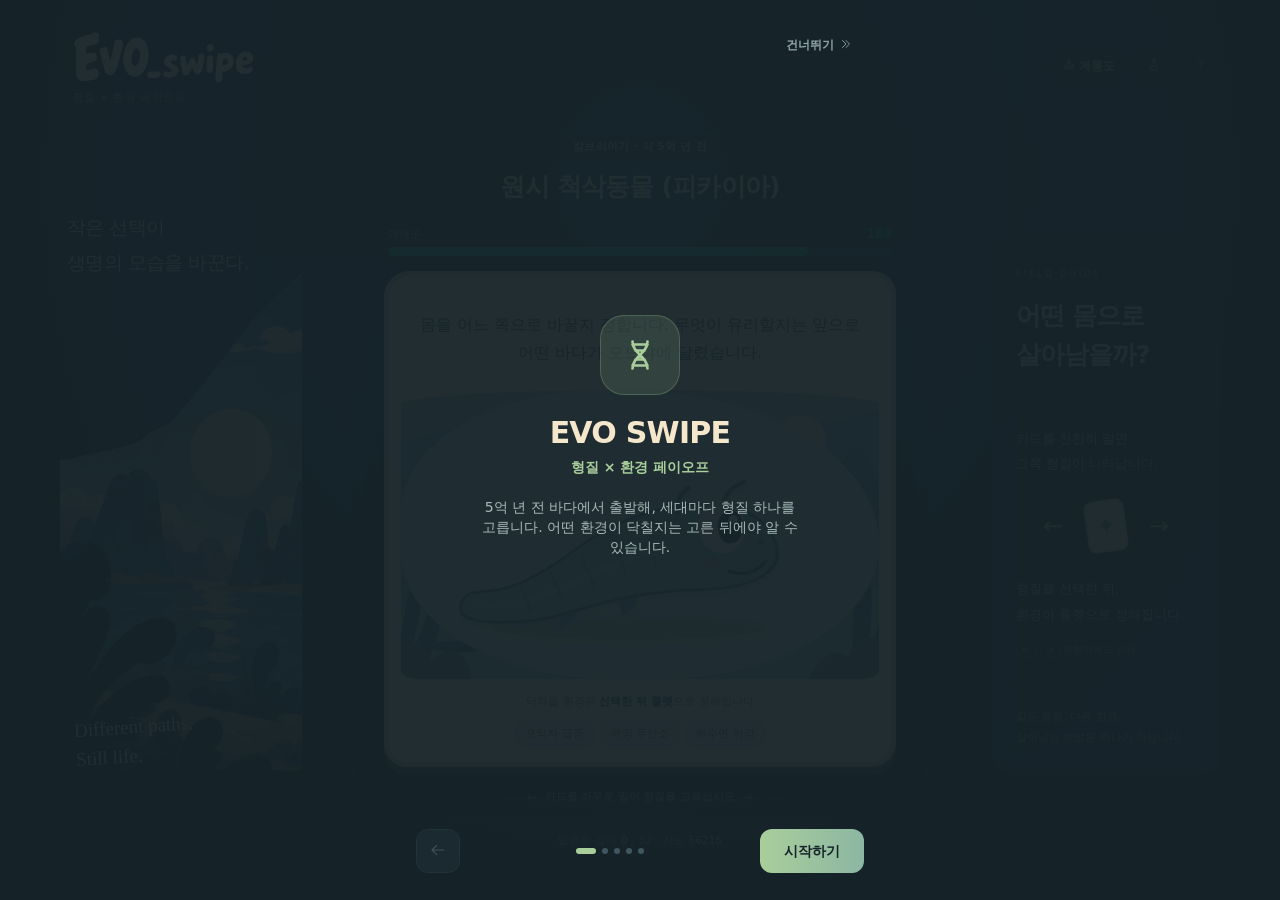
<file: qa/captures/iteration-2/index.html>
<!DOCTYPE html>
<html lang="ko">
<head>
<meta charset="UTF-8">
<meta name="viewport" content="width=device-width, initial-scale=1.0">
<title>EVO SWIPE — 형질 × 환경</title>
<style>
/* Self-contained presentation utilities. No runtime compiler or external fonts. */
*,::before,::after{box-sizing:border-box;border-width:0;border-style:solid;border-color:#44515a}
html{line-height:1.5;-webkit-text-size-adjust:100%;tab-size:4}
body{margin:0}h1,h2,h3,p{margin:0}h1,h2,h3{font-size:inherit;font-weight:inherit}
button,input,select{font:inherit;color:inherit;margin:0}button{background:transparent;cursor:pointer}button:disabled{cursor:default}input,select{min-width:0}svg{display:block}button i{pointer-events:none}
.absolute{position:absolute}
.relative{position:relative}
.fixed{position:fixed}
.flex{display:flex}
.inline-block{display:inline-block}
.grid{display:grid}
.hidden{display:none}
.flex-col{flex-direction:column}
.flex-wrap{flex-wrap:wrap}
.flex-1{flex:1 1 0%}
.shrink-0{flex-shrink:0}
.items-center{align-items:center}
.items-end{align-items:flex-end}
.items-start{align-items:flex-start}
.justify-center{justify-content:center}
.justify-between{justify-content:space-between}
.justify-end{justify-content:flex-end}
.grid-cols-2{grid-template-columns:repeat(2,minmax(0,1fr))}
.w-full{width:100%}
.h-full{height:100%}
.min-h-screen{min-height:100vh}
.min-h-0{min-height:0}
.min-w-0{min-width:0}
.max-w-xs{max-width:20rem}
.max-w-sm{max-width:24rem}
.max-w-md{max-width:28rem}
.max-w-5xl{max-width:64rem}
.max-h-full{max-height:100%}
.overflow-hidden{overflow:hidden}
.overflow-y-auto{overflow-y:auto}
.pointer-events-none{pointer-events:none}
.cursor-grab{cursor:grab}
.origin-top-left{transform-origin:top left}
.inset-0{inset:0}
.inset-x-0{left:0;right:0}
.mx-auto{margin-left:auto;margin-right:auto}
.my-auto{margin-top:auto;margin-bottom:auto}
.text-center{text-align:center}
.text-left{text-align:left}
.whitespace-nowrap{white-space:nowrap}
.truncate{overflow:hidden;text-overflow:ellipsis;white-space:nowrap}
.font-semibold{font-weight:600}
.font-bold{font-weight:700}
.font-extrabold{font-weight:800}
.font-mono{font-family:Consolas,monospace}
.leading-none{line-height:1}
.leading-tight{line-height:1.25}
.leading-snug{line-height:1.375}
.leading-relaxed{line-height:1.625}
.tracking-tight{letter-spacing:-.025em}
.border{border-width:1px}
.border-t{border-top-width:1px}
.border-b{border-bottom-width:1px}
.opacity-0{opacity:0}
.opacity-80{opacity:.8}
.rotate-6{transform:rotate(6deg)}
.transition{transition:color .15s,background-color .15s,border-color .15s,opacity .15s,transform .15s}
.transition-all{transition:all .15s}
.transition-opacity{transition:opacity .15s}
.duration-300{transition-duration:.3s}
.duration-500{transition-duration:.5s}
.shadow-2xl{box-shadow:0 22px 45px #09141940}
.shadow-lg{box-shadow:0 10px 15px #0002}
.ring-2{outline:2px solid #a9ce9b;outline-offset:2px}
.bg-evoDark{background-color:#1c272d}
.bg-gradient-to-br{background-image:linear-gradient(135deg,var(--from,#293d42),var(--to,#1e2e33))}
.bg-gradient-to-r{background-image:linear-gradient(90deg,var(--from,#a9ce9b),var(--to,#8cb7a2))}
.from-slate-800{--from:#293a40}
.to-slate-900{--to:#1e2d32}
.from-emerald-500{--from:#a9ce9b}
.to-teal-600{--to:#8cb7a2}
.p-1{padding:0.25rem}
.p-2{padding:0.5rem}
.p-3{padding:0.75rem}
.p-3\.5{padding:0.875rem}
.p-4{padding:1rem}
.p-6{padding:1.5rem}
.px-1{padding-left:0.25rem;padding-right:0.25rem}
.px-1\.5{padding-left:0.375rem;padding-right:0.375rem}
.px-2{padding-left:0.5rem;padding-right:0.5rem}
.px-2\.5{padding-left:0.625rem;padding-right:0.625rem}
.px-3{padding-left:0.75rem;padding-right:0.75rem}
.px-3\.5{padding-left:0.875rem;padding-right:0.875rem}
.px-4{padding-left:1rem;padding-right:1rem}
.px-6{padding-left:1.5rem;padding-right:1.5rem}
.py-0\.5{padding-top:0.125rem;padding-bottom:0.125rem}
.py-1{padding-top:0.25rem;padding-bottom:0.25rem}
.py-1\.5{padding-top:0.375rem;padding-bottom:0.375rem}
.py-2{padding-top:0.5rem;padding-bottom:0.5rem}
.py-2\.5{padding-top:0.625rem;padding-bottom:0.625rem}
.py-3{padding-top:0.75rem;padding-bottom:0.75rem}
.pt-3{padding-top:0.75rem}
.pt-5{padding-top:1.25rem}
.pb-3{padding-bottom:0.75rem}
.pb-4{padding-bottom:1rem}
.mt-0\.5{margin-top:0.125rem}
.mt-1{margin-top:0.25rem}
.mt-1\.5{margin-top:0.375rem}
.mt-2{margin-top:0.5rem}
.mt-3{margin-top:0.75rem}
.mt-4{margin-top:1rem}
.mt-5{margin-top:1.25rem}
.mt-6{margin-top:1.5rem}
.mb-1{margin-bottom:0.25rem}
.mb-1\.5{margin-bottom:0.375rem}
.mb-2{margin-bottom:0.5rem}
.mb-2\.5{margin-bottom:0.625rem}
.mb-3{margin-bottom:0.75rem}
.mb-4{margin-bottom:1rem}
.mb-5{margin-bottom:1.25rem}
.ml-1{margin-left:0.25rem}
.ml-1\.5{margin-left:0.375rem}
.mr-1{margin-right:0.25rem}
.mr-1\.5{margin-right:0.375rem}
.mr-2{margin-right:0.5rem}
.gap-1{gap:0.25rem}
.gap-1\.5{gap:0.375rem}
.gap-2{gap:0.5rem}
.gap-3{gap:0.75rem}
.gap-x-4{column-gap:1rem}
.gap-y-1{row-gap:0.25rem}
.w-1\.5{width:0.375rem}
.w-2\.5{width:0.625rem}
.w-3{width:0.75rem}
.w-5{width:1.25rem}
.w-8{width:2rem}
.w-10{width:2.5rem}
.w-11{width:2.75rem}
.w-16{width:4rem}
.w-20{width:5rem}
.w-24{width:6rem}
.h-0\.5{height:0.125rem}
.h-1\.5{height:0.375rem}
.h-2\.5{height:0.625rem}
.h-3{height:0.75rem}
.h-4{height:1rem}
.h-8{height:2rem}
.h-9{height:2.25rem}
.h-11{height:2.75rem}
.h-16{height:4rem}
.h-20{height:5rem}
.h-24{height:6rem}
.top-0{top:0rem}
.top-4{top:1rem}
.top-5{top:1.25rem}
.left-0{left:0rem}
.left-4{left:1rem}
.left-5{left:1.25rem}
.right-4{right:1rem}
.right-5{right:1.25rem}
.bottom-3{bottom:0.75rem}
.rounded-sm{border-radius:.125rem}
.rounded{border-radius:.25rem}
.rounded-lg{border-radius:.5rem}
.rounded-xl{border-radius:.75rem}
.rounded-2xl{border-radius:1rem}
.rounded-3xl{border-radius:1.5rem}
.rounded-full{border-radius:9999px}
.text-xs{font-size:.75rem;line-height:1rem}
.text-sm{font-size:.875rem;line-height:1.25rem}
.text-base{font-size:1rem;line-height:1.5rem}
.text-lg{font-size:1.125rem;line-height:1.75rem}
.text-xl{font-size:1.25rem;line-height:1.75rem}
.text-2xl{font-size:1.5rem;line-height:2rem}
.text-3xl{font-size:1.875rem;line-height:2.25rem}
.text-4xl{font-size:2.25rem;line-height:2.5rem}
.text-\[9px\]{font-size:9px}
.text-\[10px\]{font-size:10px}
.text-\[11px\]{font-size:11px}
.h-\[240px\]{height:240px}
.h-\[420px\]{height:420px}
.h-\[94vh\]{height:94vh}
.max-h-\[88vh\]{max-height:88vh}
.max-h-\[94vh\]{max-height:94vh}
.max-w-\[17rem\]{max-width:17rem}
.max-w-\[48\%\]{max-width:48%}
.leading-\[1\.25\]{line-height:1.25}
.text-slate-100{color:#f5e7cb}
.bg-slate-100{background-color:#f5e7cb}
.text-slate-200{color:#e3e5db}
.text-slate-300{color:#c4cecb}
.text-slate-400{color:#a7b9b8}
.text-slate-500{color:#91a5a7}
.bg-slate-500{background-color:#91a5a7}
.text-slate-600{color:#637b80}
.border-slate-600{border-color:#637b80}
.bg-slate-700{background-color:#40565e}
.border-slate-700{border-color:#40565e}
.border-slate-700\/50{border-color:#40565e7f}
.border-slate-700\/60{border-color:#40565e99}
.bg-slate-800{background-color:#2b3b42}
.bg-slate-800\/90{background-color:#2b3b42e5}
.border-slate-800{border-color:#2b3b42}
.text-slate-900{color:#202e34}
.bg-slate-900{background-color:#202e34}
.bg-slate-900\/60{background-color:#202e3499}
.text-slate-950{color:#16232a}
.bg-slate-950\/85{background-color:#16232ad9}
.bg-slate-950\/90{background-color:#16232ae5}
.bg-slate-950\/95{background-color:#16232af2}
.text-emerald-200{color:#cfe3c2}
.text-emerald-300{color:#c1dbb0}
.text-emerald-400{color:#a9ce9b}
.bg-emerald-400{background-color:#a9ce9b}
.bg-emerald-500{background-color:#91b98b}
.bg-emerald-500\/10{background-color:#91b98b1a}
.bg-emerald-500\/12{background-color:#91b98b1f}
.bg-emerald-500\/15{background-color:#91b98b26}
.bg-emerald-500\/20{background-color:#91b98b33}
.bg-emerald-500\/25{background-color:#91b98b40}
.border-emerald-500\/30{border-color:#91b98b4c}
.border-emerald-500\/45{border-color:#91b98b73}
.text-amber-400{color:#e7c786}
.bg-amber-500\/10{background-color:#d3ac691a}
.border-amber-500\/30{border-color:#d3ac694c}
.text-rose-200{color:#efd0c9}
.text-rose-300{color:#ebb9ad}
.text-rose-400{color:#e3a092}
.bg-rose-400{background-color:#e3a092}
.bg-rose-500\/10{background-color:#d88a841a}
.bg-rose-500\/12{background-color:#d88a841f}
.bg-rose-500\/25{background-color:#d88a8440}
.border-rose-500\/30{border-color:#d88a844c}
.border-rose-500\/45{border-color:#d88a8473}
.bg-rose-900\/50{background-color:#6f353b7f}
.text-indigo-300{color:#c5bdce}
.bg-indigo-500\/20{background-color:#9b8fa933}
.border-indigo-500\/30{border-color:#9b8fa94c}
.z-30{z-index:30}
.z-50{z-index:50}
.z-\[60\]{z-index:60}
.space-y-1>*+*{margin-top:0.25rem}
.space-y-2>*+*{margin-top:0.5rem}
.space-y-4>*+*{margin-top:1.0rem}
.space-x-2>*+*{margin-left:.5rem}
.disabled\:opacity-30:disabled{opacity:.3}
.active\:scale-95:active{transform:scale(.95)}
.disabled\:active\:scale-100:disabled:active{transform:scale(1)}
.active\:cursor-grabbing:active{cursor:grabbing}
.hover\:text-slate-100:hover{color:#f5e7cb}
.hover\:bg-slate-600:hover,.hover\:bg-slate-700\/50:hover{background-color:#40565e}
@media(min-width:640px){.sm\:inline{display:inline}.sm\:p-4{padding:1rem}}
.fa-solid{display:inline-block;width:1em;height:1em;vertical-align:-.12em;background-color:currentColor;mask:var(--evo-icon) center/contain no-repeat;-webkit-mask:var(--evo-icon) center/contain no-repeat;flex-shrink:0}
.fa-dna{--evo-icon:url("data:image/svg+xml,%3Csvg%20xmlns%3D%22http%3A%2F%2Fwww.w3.org%2F2000%2Fsvg%22%20viewBox%3D%220%200%2024%2024%22%3E%3Cpath%20d%3D%22M7%203c0%208%2010%2010%2010%2018M17%203c0%208-10%2010-10%2018M7%205h10M9%209h6M9%2015h6M7%2019h10%22%20fill%3D%22none%22%20stroke%3D%22black%22%20stroke-width%3D%221.8%22%20stroke-linecap%3D%22round%22%20stroke-linejoin%3D%22round%22%2F%3E%3C%2Fsvg%3E")}
.fa-sitemap{--evo-icon:url("data:image/svg+xml,%3Csvg%20xmlns%3D%22http%3A%2F%2Fwww.w3.org%2F2000%2Fsvg%22%20viewBox%3D%220%200%2024%2024%22%3E%3Cpath%20d%3D%22M12%203v7M5%2014v-4h14v4M3%2015h4v5H3zM10%2015h4v5h-4zM17%2015h4v5h-4zM10%202h4v4h-4z%22%20fill%3D%22none%22%20stroke%3D%22black%22%20stroke-width%3D%221.8%22%20stroke-linecap%3D%22round%22%20stroke-linejoin%3D%22round%22%2F%3E%3C%2Fsvg%3E")}
.fa-flask{--evo-icon:url("data:image/svg+xml,%3Csvg%20xmlns%3D%22http%3A%2F%2Fwww.w3.org%2F2000%2Fsvg%22%20viewBox%3D%220%200%2024%2024%22%3E%3Cpath%20d%3D%22M9%202h6M10%202v7L4%2019q0%203%203%203h10q3%200%203-3L14%209V2M7%2015h10%22%20fill%3D%22none%22%20stroke%3D%22black%22%20stroke-width%3D%221.8%22%20stroke-linecap%3D%22round%22%20stroke-linejoin%3D%22round%22%2F%3E%3C%2Fsvg%3E")}
.fa-question{--evo-icon:url("data:image/svg+xml,%3Csvg%20xmlns%3D%22http%3A%2F%2Fwww.w3.org%2F2000%2Fsvg%22%20viewBox%3D%220%200%2024%2024%22%3E%3Cpath%20d%3D%22M8%207c0-6%2010-6%2010%200%200%204-6%203-6%207M12%2019v1%22%20fill%3D%22none%22%20stroke%3D%22black%22%20stroke-width%3D%221.8%22%20stroke-linecap%3D%22round%22%20stroke-linejoin%3D%22round%22%2F%3E%3C%2Fsvg%3E")}
.fa-xmark{--evo-icon:url("data:image/svg+xml,%3Csvg%20xmlns%3D%22http%3A%2F%2Fwww.w3.org%2F2000%2Fsvg%22%20viewBox%3D%220%200%2024%2024%22%3E%3Cpath%20d%3D%22M5%205l14%2014M19%205%205%2019%22%20fill%3D%22none%22%20stroke%3D%22black%22%20stroke-width%3D%221.8%22%20stroke-linecap%3D%22round%22%20stroke-linejoin%3D%22round%22%2F%3E%3C%2Fsvg%3E")}
.fa-plus{--evo-icon:url("data:image/svg+xml,%3Csvg%20xmlns%3D%22http%3A%2F%2Fwww.w3.org%2F2000%2Fsvg%22%20viewBox%3D%220%200%2024%2024%22%3E%3Cpath%20d%3D%22M5%2012h14M12%205v14%22%20fill%3D%22none%22%20stroke%3D%22black%22%20stroke-width%3D%221.8%22%20stroke-linecap%3D%22round%22%20stroke-linejoin%3D%22round%22%2F%3E%3C%2Fsvg%3E")}
.fa-minus{--evo-icon:url("data:image/svg+xml,%3Csvg%20xmlns%3D%22http%3A%2F%2Fwww.w3.org%2F2000%2Fsvg%22%20viewBox%3D%220%200%2024%2024%22%3E%3Cpath%20d%3D%22M5%2012h14%22%20fill%3D%22none%22%20stroke%3D%22black%22%20stroke-width%3D%221.8%22%20stroke-linecap%3D%22round%22%20stroke-linejoin%3D%22round%22%2F%3E%3C%2Fsvg%3E")}
.fa-arrow-left{--evo-icon:url("data:image/svg+xml,%3Csvg%20xmlns%3D%22http%3A%2F%2Fwww.w3.org%2F2000%2Fsvg%22%20viewBox%3D%220%200%2024%2024%22%3E%3Cpath%20d%3D%22M20%2012H4M10%205l-7%207%207%207%22%20fill%3D%22none%22%20stroke%3D%22black%22%20stroke-width%3D%221.8%22%20stroke-linecap%3D%22round%22%20stroke-linejoin%3D%22round%22%2F%3E%3C%2Fsvg%3E")}
.fa-arrow-right{--evo-icon:url("data:image/svg+xml,%3Csvg%20xmlns%3D%22http%3A%2F%2Fwww.w3.org%2F2000%2Fsvg%22%20viewBox%3D%220%200%2024%2024%22%3E%3Cpath%20d%3D%22M4%2012h16M14%205l7%207-7%207%22%20fill%3D%22none%22%20stroke%3D%22black%22%20stroke-width%3D%221.8%22%20stroke-linecap%3D%22round%22%20stroke-linejoin%3D%22round%22%2F%3E%3C%2Fsvg%3E")}
.fa-arrow-down-long{--evo-icon:url("data:image/svg+xml,%3Csvg%20xmlns%3D%22http%3A%2F%2Fwww.w3.org%2F2000%2Fsvg%22%20viewBox%3D%220%200%2024%2024%22%3E%3Cpath%20d%3D%22M12%202v19M6%2015l6%206%206-6%22%20fill%3D%22none%22%20stroke%3D%22black%22%20stroke-width%3D%221.8%22%20stroke-linecap%3D%22round%22%20stroke-linejoin%3D%22round%22%2F%3E%3C%2Fsvg%3E")}
.fa-arrows-left-right{--evo-icon:url("data:image/svg+xml,%3Csvg%20xmlns%3D%22http%3A%2F%2Fwww.w3.org%2F2000%2Fsvg%22%20viewBox%3D%220%200%2024%2024%22%3E%3Cpath%20d%3D%22M3%208h18M7%204%203%208l4%204M21%2016H3M17%2012l4%204-4%204%22%20fill%3D%22none%22%20stroke%3D%22black%22%20stroke-width%3D%221.8%22%20stroke-linecap%3D%22round%22%20stroke-linejoin%3D%22round%22%2F%3E%3C%2Fsvg%3E")}
.fa-arrows-spin{--evo-icon:url("data:image/svg+xml,%3Csvg%20xmlns%3D%22http%3A%2F%2Fwww.w3.org%2F2000%2Fsvg%22%20viewBox%3D%220%200%2024%2024%22%3E%3Cpath%20d%3D%22M3%2010a9%209%200%200%201%2016-4M19%202v5h-5M21%2014A9%209%200%200%201%205%2018M5%2022v-5h5%22%20fill%3D%22none%22%20stroke%3D%22black%22%20stroke-width%3D%221.8%22%20stroke-linecap%3D%22round%22%20stroke-linejoin%3D%22round%22%2F%3E%3C%2Fsvg%3E")}
.fa-rotate-left{--evo-icon:url("data:image/svg+xml,%3Csvg%20xmlns%3D%22http%3A%2F%2Fwww.w3.org%2F2000%2Fsvg%22%20viewBox%3D%220%200%2024%2024%22%3E%3Cpath%20d%3D%22M3%2010a9%209%200%201%201%202%209M3%203v7h7%22%20fill%3D%22none%22%20stroke%3D%22black%22%20stroke-width%3D%221.8%22%20stroke-linecap%3D%22round%22%20stroke-linejoin%3D%22round%22%2F%3E%3C%2Fsvg%3E")}
.fa-angles-right{--evo-icon:url("data:image/svg+xml,%3Csvg%20xmlns%3D%22http%3A%2F%2Fwww.w3.org%2F2000%2Fsvg%22%20viewBox%3D%220%200%2024%2024%22%3E%3Cpath%20d%3D%22M5%205l7%207-7%207M12%205l7%207-7%207%22%20fill%3D%22none%22%20stroke%3D%22black%22%20stroke-width%3D%221.8%22%20stroke-linecap%3D%22round%22%20stroke-linejoin%3D%22round%22%2F%3E%3C%2Fsvg%3E")}
.fa-forward{--evo-icon:url("data:image/svg+xml,%3Csvg%20xmlns%3D%22http%3A%2F%2Fwww.w3.org%2F2000%2Fsvg%22%20viewBox%3D%220%200%2024%2024%22%3E%3Cpath%20d%3D%22M3%205l8%207-8%207zM12%205l8%207-8%207z%22%20fill%3D%22none%22%20stroke%3D%22black%22%20stroke-width%3D%221.8%22%20stroke-linecap%3D%22round%22%20stroke-linejoin%3D%22round%22%2F%3E%3C%2Fsvg%3E")}
.fa-check{--evo-icon:url("data:image/svg+xml,%3Csvg%20xmlns%3D%22http%3A%2F%2Fwww.w3.org%2F2000%2Fsvg%22%20viewBox%3D%220%200%2024%2024%22%3E%3Cpath%20d%3D%22M4%2012l5%205L20%206%22%20fill%3D%22none%22%20stroke%3D%22black%22%20stroke-width%3D%221.8%22%20stroke-linecap%3D%22round%22%20stroke-linejoin%3D%22round%22%2F%3E%3C%2Fsvg%3E")}
.fa-hand-pointer{--evo-icon:url("data:image/svg+xml,%3Csvg%20xmlns%3D%22http%3A%2F%2Fwww.w3.org%2F2000%2Fsvg%22%20viewBox%3D%220%200%2024%2024%22%3E%3Cpath%20d%3D%22M8%2013V4a2%202%200%200%201%204%200v8-2c4-4%208%200%208%203v5l-3%204h-7l-7-8q-1-4%203-2l2%201%22%20fill%3D%22none%22%20stroke%3D%22black%22%20stroke-width%3D%221.8%22%20stroke-linecap%3D%22round%22%20stroke-linejoin%3D%22round%22%2F%3E%3C%2Fsvg%3E")}
.fa-hand{--evo-icon:url("data:image/svg+xml,%3Csvg%20xmlns%3D%22http%3A%2F%2Fwww.w3.org%2F2000%2Fsvg%22%20viewBox%3D%220%200%2024%2024%22%3E%3Cpath%20d%3D%22M6%2012V6M10%2012V3M14%2012V4M18%2012V7M6%2011q-7-3-2%206l5%205h7l4-6V9%22%20fill%3D%22none%22%20stroke%3D%22black%22%20stroke-width%3D%221.8%22%20stroke-linecap%3D%22round%22%20stroke-linejoin%3D%22round%22%2F%3E%3C%2Fsvg%3E")}
.fa-table-cells{--evo-icon:url("data:image/svg+xml,%3Csvg%20xmlns%3D%22http%3A%2F%2Fwww.w3.org%2F2000%2Fsvg%22%20viewBox%3D%220%200%2024%2024%22%3E%3Cpath%20d%3D%22M3%203h18v18H3zM3%209h18M3%2015h18M9%203v18M15%203v18%22%20fill%3D%22none%22%20stroke%3D%22black%22%20stroke-width%3D%221.8%22%20stroke-linecap%3D%22round%22%20stroke-linejoin%3D%22round%22%2F%3E%3C%2Fsvg%3E")}
.fa-circle-dot{--evo-icon:url("data:image/svg+xml,%3Csvg%20xmlns%3D%22http%3A%2F%2Fwww.w3.org%2F2000%2Fsvg%22%20viewBox%3D%220%200%2024%2024%22%3E%3Cpath%20d%3D%22M21%2012a9%209%200%201%201-18%200%209%209%200%200%201%2018%200M15%2012a3%203%200%201%201-6%200%203%203%200%200%201%206%200%22%20fill%3D%22none%22%20stroke%3D%22black%22%20stroke-width%3D%221.8%22%20stroke-linecap%3D%22round%22%20stroke-linejoin%3D%22round%22%2F%3E%3C%2Fsvg%3E")}
.fa-worm{--evo-icon:url("data:image/svg+xml,%3Csvg%20xmlns%3D%22http%3A%2F%2Fwww.w3.org%2F2000%2Fsvg%22%20viewBox%3D%220%200%2024%2024%22%3E%3Cpath%20d%3D%22M3%2016c3-8%206%206%2011-3s11-8%206-2-6%2013-13%209-7%202-4-4zM17%207h.1%22%20fill%3D%22none%22%20stroke%3D%22black%22%20stroke-width%3D%221.8%22%20stroke-linecap%3D%22round%22%20stroke-linejoin%3D%22round%22%2F%3E%3C%2Fsvg%3E")}
.fa-fish{--evo-icon:url("data:image/svg+xml,%3Csvg%20xmlns%3D%22http%3A%2F%2Fwww.w3.org%2F2000%2Fsvg%22%20viewBox%3D%220%200%2024%2024%22%3E%3Cpath%20d%3D%22M18%2012c-3-8-9-8-13-2L1%206v12l4-4c4%206%2010%206%2013-2zM14%2010h.1%22%20fill%3D%22none%22%20stroke%3D%22black%22%20stroke-width%3D%221.8%22%20stroke-linecap%3D%22round%22%20stroke-linejoin%3D%22round%22%2F%3E%3C%2Fsvg%3E")}
.fa-fish-fins{--evo-icon:url("data:image/svg+xml,%3Csvg%20xmlns%3D%22http%3A%2F%2Fwww.w3.org%2F2000%2Fsvg%22%20viewBox%3D%220%200%2024%2024%22%3E%3Cpath%20d%3D%22M21%2012c-4-8-10-8-14-2L2%206v12l5-4c4%206%2010%206%2014-2zM16%2010h.1M10%206l3-4%203%205M10%2018l3%204%203-5%22%20fill%3D%22none%22%20stroke%3D%22black%22%20stroke-width%3D%221.8%22%20stroke-linecap%3D%22round%22%20stroke-linejoin%3D%22round%22%2F%3E%3C%2Fsvg%3E")}
.fa-shield-halved{--evo-icon:url("data:image/svg+xml,%3Csvg%20xmlns%3D%22http%3A%2F%2Fwww.w3.org%2F2000%2Fsvg%22%20viewBox%3D%220%200%2024%2024%22%3E%3Cpath%20d%3D%22M12%202%203%206v7q1%207%209%2010%208-3%209-10V6zM12%202v20%22%20fill%3D%22none%22%20stroke%3D%22black%22%20stroke-width%3D%221.8%22%20stroke-linecap%3D%22round%22%20stroke-linejoin%3D%22round%22%2F%3E%3C%2Fsvg%3E")}
.fa-lungs{--evo-icon:url("data:image/svg+xml,%3Csvg%20xmlns%3D%22http%3A%2F%2Fwww.w3.org%2F2000%2Fsvg%22%20viewBox%3D%220%200%2024%2024%22%3E%3Cpath%20d%3D%22M10%202v8c-6-5-9%204-9%209s9%203%209-2v-7M14%202v8c6-5%209%204%209%209s-9%203-9-2v-7%22%20fill%3D%22none%22%20stroke%3D%22black%22%20stroke-width%3D%221.8%22%20stroke-linecap%3D%22round%22%20stroke-linejoin%3D%22round%22%2F%3E%3C%2Fsvg%3E")}
.fa-water{--evo-icon:url("data:image/svg+xml,%3Csvg%20xmlns%3D%22http%3A%2F%2Fwww.w3.org%2F2000%2Fsvg%22%20viewBox%3D%220%200%2024%2024%22%3E%3Cpath%20d%3D%22M1%206q3%204%206%200t6%200%206%200M1%2012q3%204%206%200t6%200%206%200M1%2018q3%204%206%200t6%200%206%200%22%20fill%3D%22none%22%20stroke%3D%22black%22%20stroke-width%3D%221.8%22%20stroke-linecap%3D%22round%22%20stroke-linejoin%3D%22round%22%2F%3E%3C%2Fsvg%3E")}
.fa-sun{--evo-icon:url("data:image/svg+xml,%3Csvg%20xmlns%3D%22http%3A%2F%2Fwww.w3.org%2F2000%2Fsvg%22%20viewBox%3D%220%200%2024%2024%22%3E%3Cpath%20d%3D%22M17%2012a5%205%200%201%201-10%200%205%205%200%200%201%2010%200M12%201v3M12%2020v3M1%2012h3M20%2012h3M4%204l2%202M18%2018l2%202M4%2020l2-2M18%206l2-2%22%20fill%3D%22none%22%20stroke%3D%22black%22%20stroke-width%3D%221.8%22%20stroke-linecap%3D%22round%22%20stroke-linejoin%3D%22round%22%2F%3E%3C%2Fsvg%3E")}
.fa-snowflake{--evo-icon:url("data:image/svg+xml,%3Csvg%20xmlns%3D%22http%3A%2F%2Fwww.w3.org%2F2000%2Fsvg%22%20viewBox%3D%220%200%2024%2024%22%3E%3Cpath%20d%3D%22M12%201v22M2%206l20%2012M2%2018%2022%206M8%203l4%204%204-4M8%2021l4-4%204%204M2%2010l5-1V4M22%2014l-5%201v5M2%2014l5%201v5M22%2010l-5-1V4%22%20fill%3D%22none%22%20stroke%3D%22black%22%20stroke-width%3D%221.8%22%20stroke-linecap%3D%22round%22%20stroke-linejoin%3D%22round%22%2F%3E%3C%2Fsvg%3E")}
.fa-fire{--evo-icon:url("data:image/svg+xml,%3Csvg%20xmlns%3D%22http%3A%2F%2Fwww.w3.org%2F2000%2Fsvg%22%20viewBox%3D%220%200%2024%2024%22%3E%3Cpath%20d%3D%22M12%201c2%207%209%209%209%2015a9%209%200%200%201-18%200c0-5%206-8%206-11l1%207c4-3%203-7%202-11z%22%20fill%3D%22none%22%20stroke%3D%22black%22%20stroke-width%3D%221.8%22%20stroke-linecap%3D%22round%22%20stroke-linejoin%3D%22round%22%2F%3E%3C%2Fsvg%3E")}
.fa-tree{--evo-icon:url("data:image/svg+xml,%3Csvg%20xmlns%3D%22http%3A%2F%2Fwww.w3.org%2F2000%2Fsvg%22%20viewBox%3D%220%200%2024%2024%22%3E%3Cpath%20d%3D%22M12%201%204%2010h4l-6%207h8v6h4v-6h8l-6-7h4z%22%20fill%3D%22none%22%20stroke%3D%22black%22%20stroke-width%3D%221.8%22%20stroke-linecap%3D%22round%22%20stroke-linejoin%3D%22round%22%2F%3E%3C%2Fsvg%3E")}
.fa-droplet-slash{--evo-icon:url("data:image/svg+xml,%3Csvg%20xmlns%3D%22http%3A%2F%2Fwww.w3.org%2F2000%2Fsvg%22%20viewBox%3D%220%200%2024%2024%22%3E%3Cpath%20d%3D%22M10%203%204%2012q-5%2010%207%2011%209-1%208-10l-2-4M2%202l20%2020%22%20fill%3D%22none%22%20stroke%3D%22black%22%20stroke-width%3D%221.8%22%20stroke-linecap%3D%22round%22%20stroke-linejoin%3D%22round%22%2F%3E%3C%2Fsvg%3E")}
.fa-temperature-low{--evo-icon:url("data:image/svg+xml,%3Csvg%20xmlns%3D%22http%3A%2F%2Fwww.w3.org%2F2000%2Fsvg%22%20viewBox%3D%220%200%2024%2024%22%3E%3Cpath%20d%3D%22M9%203a3%203%200%200%201%206%200v11a5%205%200%201%201-6%200zM12%208v10M19%204h3M19%208h3%22%20fill%3D%22none%22%20stroke%3D%22black%22%20stroke-width%3D%221.8%22%20stroke-linecap%3D%22round%22%20stroke-linejoin%3D%22round%22%2F%3E%3C%2Fsvg%3E")}
.fa-meteor{--evo-icon:url("data:image/svg+xml,%3Csvg%20xmlns%3D%22http%3A%2F%2Fwww.w3.org%2F2000%2Fsvg%22%20viewBox%3D%220%200%2024%2024%22%3E%3Cpath%20d%3D%22M22%202%207%209a7%207%200%201%200%208%2010zM13%203%205%207M21%2012l-4%209M8%2014h.1M10%2018h.1%22%20fill%3D%22none%22%20stroke%3D%22black%22%20stroke-width%3D%221.8%22%20stroke-linecap%3D%22round%22%20stroke-linejoin%3D%22round%22%2F%3E%3C%2Fsvg%3E")}
.fa-wheat-awn{--evo-icon:url("data:image/svg+xml,%3Csvg%20xmlns%3D%22http%3A%2F%2Fwww.w3.org%2F2000%2Fsvg%22%20viewBox%3D%220%200%2024%2024%22%3E%3Cpath%20d%3D%22M12%2023V3M12%208Q3%2010%205%203q7%200%207%205M12%2014q-9%202-7-5%207%200%207%205M12%208q9%202%207-5-7%200-7%205M12%2014q9%202%207-5-7%200-7%205%22%20fill%3D%22none%22%20stroke%3D%22black%22%20stroke-width%3D%221.8%22%20stroke-linecap%3D%22round%22%20stroke-linejoin%3D%22round%22%2F%3E%3C%2Fsvg%3E")}
.fa-bone{--evo-icon:url("data:image/svg+xml,%3Csvg%20xmlns%3D%22http%3A%2F%2Fwww.w3.org%2F2000%2Fsvg%22%20viewBox%3D%220%200%2024%2024%22%3E%3Cpath%20d%3D%22M8%205%2019%2016c7-1%204%208%200%205-3%204-9%200-5-4L4%208C-3%209%200%200%204%203c3-4%209%200%204%202z%22%20fill%3D%22none%22%20stroke%3D%22black%22%20stroke-width%3D%221.8%22%20stroke-linecap%3D%22round%22%20stroke-linejoin%3D%22round%22%2F%3E%3C%2Fsvg%3E")}
.fa-chart-line-down{--evo-icon:url("data:image/svg+xml,%3Csvg%20xmlns%3D%22http%3A%2F%2Fwww.w3.org%2F2000%2Fsvg%22%20viewBox%3D%220%200%2024%2024%22%3E%3Cpath%20d%3D%22M2%202v20h20M5%206l6%206%204-3%207%208M17%2017h5v-5%22%20fill%3D%22none%22%20stroke%3D%22black%22%20stroke-width%3D%221.8%22%20stroke-linecap%3D%22round%22%20stroke-linejoin%3D%22round%22%2F%3E%3C%2Fsvg%3E")}
.fa-egg{--evo-icon:url("data:image/svg+xml,%3Csvg%20xmlns%3D%22http%3A%2F%2Fwww.w3.org%2F2000%2Fsvg%22%20viewBox%3D%220%200%2024%2024%22%3E%3Cpath%20d%3D%22M12%202c-9%200-16%2020%200%2020S21%202%2012%202z%22%20fill%3D%22none%22%20stroke%3D%22black%22%20stroke-width%3D%221.8%22%20stroke-linecap%3D%22round%22%20stroke-linejoin%3D%22round%22%2F%3E%3C%2Fsvg%3E")}
.fa-paw{--evo-icon:url("data:image/svg+xml,%3Csvg%20xmlns%3D%22http%3A%2F%2Fwww.w3.org%2F2000%2Fsvg%22%20viewBox%3D%220%200%2024%2024%22%3E%3Cpath%20d%3D%22M8%2014q4-5%208%200%208%209-4%207-12%202-4-7zM6%206a2%203%200%201%201-4%200%202%203%200%201%201%204%200M13%204a2%203%200%201%201-4%200%202%203%200%201%201%204%200M21%206a2%203%200%201%201-4%200%202%203%200%201%201%204%200%22%20fill%3D%22none%22%20stroke%3D%22black%22%20stroke-width%3D%221.8%22%20stroke-linecap%3D%22round%22%20stroke-linejoin%3D%22round%22%2F%3E%3C%2Fsvg%3E")}
.fa-frog{--evo-icon:url("data:image/svg+xml,%3Csvg%20xmlns%3D%22http%3A%2F%2Fwww.w3.org%2F2000%2Fsvg%22%20viewBox%3D%220%200%2024%2024%22%3E%3Cpath%20d%3D%22M7%205a3%203%200%201%201-4%202M21%207a3%203%200%201%200-4-2M4%209q8-7%2016%200v7q-8%206-16%200zM7%2014q5%204%2010%200%22%20fill%3D%22none%22%20stroke%3D%22black%22%20stroke-width%3D%221.8%22%20stroke-linecap%3D%22round%22%20stroke-linejoin%3D%22round%22%2F%3E%3C%2Fsvg%3E")}
.fa-cat{--evo-icon:url("data:image/svg+xml,%3Csvg%20xmlns%3D%22http%3A%2F%2Fwww.w3.org%2F2000%2Fsvg%22%20viewBox%3D%220%200%2024%2024%22%3E%3Cpath%20d%3D%22M4%202%2010%206h4l6-4v13q0%208-8%208t-8-8zM7%2012h.1M17%2012h.1M10%2017l2%202%202-2%22%20fill%3D%22none%22%20stroke%3D%22black%22%20stroke-width%3D%221.8%22%20stroke-linecap%3D%22round%22%20stroke-linejoin%3D%22round%22%2F%3E%3C%2Fsvg%3E")}
.fa-hippo{--evo-icon:url("data:image/svg+xml,%3Csvg%20xmlns%3D%22http%3A%2F%2Fwww.w3.org%2F2000%2Fsvg%22%20viewBox%3D%220%200%2024%2024%22%3E%3Cpath%20d%3D%22M3%207q6-6%2015%200l3%205v8H3zM4%205V2h4v3M15%205V2h4v4M7%2016h.1M17%2016h.1M6%2010h.1M16%2010h.1%22%20fill%3D%22none%22%20stroke%3D%22black%22%20stroke-width%3D%221.8%22%20stroke-linecap%3D%22round%22%20stroke-linejoin%3D%22round%22%2F%3E%3C%2Fsvg%3E")}
.fa-staff-snake{--evo-icon:url("data:image/svg+xml,%3Csvg%20xmlns%3D%22http%3A%2F%2Fwww.w3.org%2F2000%2Fsvg%22%20viewBox%3D%220%200%2024%2024%22%3E%3Cpath%20d%3D%22M10%2023V2M8%204c9-6%2016%204%206%207S3%2017%2012%2020s10-5%204-5%22%20fill%3D%22none%22%20stroke%3D%22black%22%20stroke-width%3D%221.8%22%20stroke-linecap%3D%22round%22%20stroke-linejoin%3D%22round%22%2F%3E%3C%2Fsvg%3E")}
.fa-dragon{--evo-icon:url("data:image/svg+xml,%3Csvg%20xmlns%3D%22http%3A%2F%2Fwww.w3.org%2F2000%2Fsvg%22%20viewBox%3D%220%200%2024%2024%22%3E%3Cpath%20d%3D%22M3%2021V9l5-4%205%202V1l8%205-6%205%206%206-5%205-4-6-4%206zM16%206h.1%22%20fill%3D%22none%22%20stroke%3D%22black%22%20stroke-width%3D%221.8%22%20stroke-linecap%3D%22round%22%20stroke-linejoin%3D%22round%22%2F%3E%3C%2Fsvg%3E")}
.fa-shrimp{--evo-icon:url("data:image/svg+xml,%3Csvg%20xmlns%3D%22http%3A%2F%2Fwww.w3.org%2F2000%2Fsvg%22%20viewBox%3D%220%200%2024%2024%22%3E%3Cpath%20d%3D%22M5%204c14-8%2021%207%2013%2015-5%205-12%202-15-2l7-3q-1%205%204%204t-1-9M9%204l1%206M14%204l-1%205M18%206l-3%205M21%2010l-5%203M22%2014l-5%201M6%208%201%206M6%205%202%201%22%20fill%3D%22none%22%20stroke%3D%22black%22%20stroke-width%3D%221.8%22%20stroke-linecap%3D%22round%22%20stroke-linejoin%3D%22round%22%2F%3E%3C%2Fsvg%3E")}
.fa-fan{--evo-icon:url("data:image/svg+xml,%3Csvg%20xmlns%3D%22http%3A%2F%2Fwww.w3.org%2F2000%2Fsvg%22%20viewBox%3D%220%200%2024%2024%22%3E%3Cpath%20d%3D%22M12%2012c-12-10-9-15-4-11s7%209%204%2011c11-12%2016-9%2012-4s-9%207-12%204c12%2011%209%2016%204%2012s-7-9-4-12C1%2024-4%2021%200%2016s9-7%2012-4%22%20fill%3D%22none%22%20stroke%3D%22black%22%20stroke-width%3D%221.8%22%20stroke-linecap%3D%22round%22%20stroke-linejoin%3D%22round%22%2F%3E%3C%2Fsvg%3E")}
.fa-user-astronaut{--evo-icon:url("data:image/svg+xml,%3Csvg%20xmlns%3D%22http%3A%2F%2Fwww.w3.org%2F2000%2Fsvg%22%20viewBox%3D%220%200%2024%2024%22%3E%3Cpath%20d%3D%22M18%207a6%206%200%201%201-12%200%206%206%200%200%201%2012%200M7%206h10M3%2023v-4q0-7%209-7t9%207v4M9%2017h6v6H9z%22%20fill%3D%22none%22%20stroke%3D%22black%22%20stroke-width%3D%221.8%22%20stroke-linecap%3D%22round%22%20stroke-linejoin%3D%22round%22%2F%3E%3C%2Fsvg%3E")}
.fa-users-slash{--evo-icon:url("data:image/svg+xml,%3Csvg%20xmlns%3D%22http%3A%2F%2Fwww.w3.org%2F2000%2Fsvg%22%20viewBox%3D%220%200%2024%2024%22%3E%3Cpath%20d%3D%22M10%206a4%204%200%201%201-8%200%204%204%200%200%201%208%200M2%2021v-6q3-6%208%200M17%202a4%204%200%200%201%200%208M17%2013q5%200%205%208M1%201l22%2022%22%20fill%3D%22none%22%20stroke%3D%22black%22%20stroke-width%3D%221.8%22%20stroke-linecap%3D%22round%22%20stroke-linejoin%3D%22round%22%2F%3E%3C%2Fsvg%3E")}
.fa-otter{--evo-icon:url("data:image/svg+xml,%3Csvg%20xmlns%3D%22http%3A%2F%2Fwww.w3.org%2F2000%2Fsvg%22%20viewBox%3D%220%200%2024%2024%22%3E%3Cpath%20d%3D%22M21%207c-1-9-9-4-9%203-6-1-10%203-8%207l-3%204q15%203%2018-8zM18%205h.1%22%20fill%3D%22none%22%20stroke%3D%22black%22%20stroke-width%3D%221.8%22%20stroke-linecap%3D%22round%22%20stroke-linejoin%3D%22round%22%2F%3E%3C%2Fsvg%3E")}
.fa-crow{--evo-icon:url("data:image/svg+xml,%3Csvg%20xmlns%3D%22http%3A%2F%2Fwww.w3.org%2F2000%2Fsvg%22%20viewBox%3D%220%200%2024%2024%22%3E%3Cpath%20d%3D%22M18%202q6%201%204%206l-4%202q-3%2010-13%2010L1%2022l4-8q-6-11%203-5l6-3q-1-3%204-4zM17%205h.1M11%2018v5%22%20fill%3D%22none%22%20stroke%3D%22black%22%20stroke-width%3D%221.8%22%20stroke-linecap%3D%22round%22%20stroke-linejoin%3D%22round%22%2F%3E%3C%2Fsvg%3E")}

  html,body{overscroll-behavior-x:none;overflow-x:hidden;max-width:100%;position:relative}
  body{font-family:'Pretendard',sans-serif;background:radial-gradient(circle at 50% 0%,#1e293b 0%,#0f172a 70%);user-select:none;-webkit-user-select:none}
  .glass{background:rgba(30,41,59,.85);backdrop-filter:blur(12px);border:1px solid rgba(255,255,255,.1)}
  .swipe-card{transition:transform .1s ease-out;will-change:transform;cursor:grab;touch-action:pan-y}
  .swipe-card:active{cursor:grabbing}
  .swipe-card.anim{transition:transform .35s ease-out,opacity .35s ease-out}
  .badge{opacity:0;transition:opacity .15s ease}
  /* 환경 룰렛 — 이 게임의 시그니처 순간.
     후보 환경을 모두 눈에 보이게 깔아두고 그중 하나에 바늘이 선다. */
  .wheel-wrap{position:relative;width:15rem;height:15rem;max-width:78vw;max-height:78vw}
  .wheel-svg{width:100%;height:100%;display:block;transform-origin:50% 50%;filter:drop-shadow(0 10px 24px rgba(0,0,0,.45))}
  .wheel-pin{position:absolute;top:-4px;left:50%;transform:translateX(-50%);width:0;height:0;z-index:10;
    border-left:11px solid transparent;border-right:11px solid transparent;border-top:21px solid #e2e8f0;
    filter:drop-shadow(0 2px 3px rgba(0,0,0,.55))}
  .wheel-hub{position:absolute;top:50%;left:50%;transform:translate(-50%,-50%);width:3.1rem;height:3.1rem;z-index:5;
    border-radius:9999px;background:#0f172a;border:1px solid #334155;color:#64748b;font-size:1.05rem;
    display:flex;align-items:center;justify-content:center}
  .wheel-spinning .wheel-hub{animation:pulse 1s infinite}
  /* 칸 이름은 원판을 따라 돌지 않는다. 돌아가는 동안에도 세 후보를 읽을 수 있어야 한다 */
  .wtxt{transform-box:fill-box;transform-origin:center}
  @keyframes pulse{0%,100%{opacity:.3}50%{opacity:1}}
  /* 튜토리얼 실습 카드 — 미는 동작을 손가락으로 시사 */
  @keyframes handSway{0%,100%{transform:translateX(-28px)}50%{transform:translateX(28px)}}
  .hand-sway{animation:handSway 1.8s ease-in-out infinite}
  ::-webkit-scrollbar{width:6px;height:6px}::-webkit-scrollbar-track{background:#0f172a}::-webkit-scrollbar-thumb{background:#334155;border-radius:3px}
  @media (prefers-reduced-motion:reduce){*{animation:none!important;transition-duration:.01ms!important}}
  :focus-visible{outline:2px solid #10b981;outline-offset:2px}

/* PRESENTATION / 01 — field journal palette and paper surfaces */
:root{color-scheme:dark;--evo-bg:#1c272d;--evo-cream:#f3e3c3;--evo-paper:#efddba;--evo-ink:#243a40;--evo-mint:#adc99e;--evo-peach:#e8bc9e}
body{font-family:"Malgun Gothic","Apple SD Gothic Neo",system-ui,sans-serif;background:radial-gradient(ellipse at 50% 20%,#304148,#1c272d 72%);color:var(--evo-cream)}
.glass{background:#293a40;border:1px solid #78939436;backdrop-filter:none;box-shadow:inset 0 0 0 3px #d8e1c803}
body>header{max-width:520px;padding:26px 24px 18px}body>main{max-width:520px;padding:10px 24px 16px}body>footer{max-width:520px;padding:5px 24px 24px}
header h1{font-size:25px;letter-spacing:-1.4px;color:var(--evo-cream)}header button{min-width:36px;min-height:36px}
#eraBadge{color:#c9ccaf;background:#b6c1a512;border-color:#b6c1a533;font-size:11px;letter-spacing:.02em}
#speciesTitle{font-size:24px;margin-top:9px;letter-spacing:-.8px;line-height:1.45;word-break:keep-all}
#swipeCard{background:var(--evo-paper);color:var(--evo-ink);border:5px solid #dac098;border-radius:26px 23px 25px 23px;box-shadow:0 8px 0 #ad997344,0 16px 35px #0a191b26,inset 0 0 0 1px #fff5}
#swipeCard>div:first-child>div{background:#d4d8b8;border-color:#94aa9270;border-radius:42% 53% 46% 44%}
#cardIcon{color:#547c70}#scenarioText{color:#2f484b;font-size:16px;line-height:1.8;word-break:keep-all}
#swipeCard>div:last-child{color:#62746c;border-color:#998b6533}#swipeCard>div:last-child .text-slate-300{color:#304e4c}
#envPreview>span{background:#fff6e538;border-color:#aa9b7045;color:#51645b;font-size:11px;padding:5px 9px}
#badgeL,#tutBadgeL{background:#e8bc9e;color:#273c40;border:2px solid #f8e7c8;box-shadow:0 5px 0 #8a644355}
#badgeR,#tutBadgeR{background:#b9ceac;color:#273c40;border:2px solid #f8e7c8;box-shadow:0 5px 0 #61774d55}
#popBar{box-shadow:inset 0 2px 0 #fff3;transition:none}::-webkit-scrollbar-track{background:#202e34}::-webkit-scrollbar-thumb{background:#526b72}
:focus-visible{outline:3px solid #e7c786;outline-offset:4px}
@media(max-width:540px){body>header{padding:18px 16px 12px}body>main{padding:10px 16px 14px}body>footer{padding:4px 16px 20px}header h1{font-size:22px}#speciesTitle{font-size:21px}#swipeCard{padding:21px}#scenarioText{font-size:15px}}
@media(prefers-reduced-motion:reduce){*{animation:none!important;transition-duration:.01ms!important}}
/* Inline creature art: presentation selectors follow existing icon classes. */
#cardIcon > i{display:block;width:100%;height:100%;background-repeat:no-repeat;background-position:center;background-size:contain;font-size:0;color:transparent;}
#cardIcon > i::before{content:none;}
#cardIcon > i{background-image:url("data:image/svg+xml,%3Csvg%20xmlns%3D%22http%3A%2F%2Fwww.w3.org%2F2000%2Fsvg%22%20viewBox%3D%220%200%20300%20180%22%3E%3Cg%20stroke-linecap%3D%22round%22%20stroke-linejoin%3D%22round%22%3E%3Cellipse%20cx%3D%22150%22%20cy%3D%22151%22%20rx%3D%2283%22%20ry%3D%229%22%20fill%3D%22%2324494d%22%20opacity%3D%22.15%22%2F%3E%3Cpath%20d%3D%22M94%20117q-7%2027%206%2029l8-22m37%207q1%2023%2012%2020l4-22m35-17q7%2027%2017%2023l-4-21%22%20fill%3D%22%2372a097%22%20stroke%3D%22%23568177%22%20stroke-width%3D%222%22%2F%3E%3Cpath%20d%3D%22M88%20105c-3-29%2025-53%2053-48%2018-31%2057-26%2070%200%2025%209%2040%2028%2029%2053-9%2023-40%2023-61%2021-22%2016-62%2010-81-3-20%204-35%202-39-4%2010-6%2020-13%2029-19Z%22%20fill%3D%22%2395baaa%22%20stroke%3D%22%23568177%22%20stroke-width%3D%222%22%2F%3E%3Cpath%20d%3D%22M98%2096q12-25%2040-25m20-18q20-11%2033%201%22%20fill%3D%22none%22%20stroke%3D%22%23cad7b5%22%20stroke-width%3D%225%22%20opacity%3D%22.75%22%2F%3E%3Cellipse%20cx%3D%22194%22%20cy%3D%2266%22%20rx%3D%2218%22%20ry%3D%2220%22%20fill%3D%22%23f5e7cb%22%2F%3E%3Cellipse%20cx%3D%22200%22%20cy%3D%2266%22%20rx%3D%229%22%20ry%3D%2212%22%20fill%3D%22%232b4143%22%2F%3E%3Ccircle%20cx%3D%22202%22%20cy%3D%2261%22%20r%3D%223.5%22%20fill%3D%22%23fff6dc%22%2F%3E%3Cpath%20d%3D%22M207%20107q17%204%2026-9%22%20fill%3D%22none%22%20stroke%3D%22%23507469%22%20stroke-width%3D%222.5%22%2F%3E%3Cellipse%20cx%3D%22198%22%20cy%3D%22101%22%20rx%3D%228%22%20ry%3D%225%22%20fill%3D%22%23cc8b99%22%20opacity%3D%22.75%22%2F%3E%3Cg%20fill%3D%22%236e9b8b%22%20opacity%3D%22.6%22%3E%3Cellipse%20cx%3D%22123%22%20cy%3D%22101%22%20rx%3D%226%22%20ry%3D%224%22%2F%3E%3Cellipse%20cx%3D%22143%22%20cy%3D%2291%22%20rx%3D%225%22%20ry%3D%224%22%2F%3E%3Cellipse%20cx%3D%22145%22%20cy%3D%22115%22%20rx%3D%224%22%20ry%3D%223%22%2F%3E%3C%2Fg%3E%3Cpath%20d%3D%22m81%2058-6-8m38-11-1-10m133%2042%209-2%22%20fill%3D%22none%22%20stroke%3D%22%23d4c493%22%20stroke-width%3D%223%22%2F%3E%3C%2Fg%3E%3C%2Fsvg%3E");}
#cardIcon .fa-worm{background-image:url("data:image/svg+xml,%3Csvg%20xmlns%3D%22http%3A%2F%2Fwww.w3.org%2F2000%2Fsvg%22%20viewBox%3D%220%200%20300%20180%22%3E%3Cg%20stroke-linecap%3D%22round%22%20stroke-linejoin%3D%22round%22%3E%3Cellipse%20cx%3D%22149%22%20cy%3D%22145%22%20rx%3D%2299%22%20ry%3D%229%22%20fill%3D%22%2324494d%22%20opacity%3D%22.16%22%2F%3E%3Cpath%20d%3D%22M116%20117q-2%2025-16%2028l-1-22m57-18q4%2026-12%2031l-4-19%22%20fill%3D%22%23639b98%22%2F%3E%3Cpath%20d%3D%22M36%20120c30%200%2048-12%2067-25%2023-17%2045-31%2077-36%2033-7%2062%201%2072%2020%2014%2025-13%2038-50%2039-42%201-67%208-98%2017-28%209-72%209-75-1-2-5%201-10%207-14Z%22%20fill%3D%22%2391bdaf%22%20stroke%3D%22%23507c78%22%20stroke-width%3D%222%22%2F%3E%3Cpath%20d%3D%22M39%20128c31%206%2062-11%2083-20%2019-9%2035-17%2057-19%22%20fill%3D%22none%22%20stroke%3D%22%23c7d8b7%22%20stroke-width%3D%225%22%20opacity%3D%22.7%22%2F%3E%3Cpath%20d%3D%22m72%20116%207%2018m14-28%209%2020m13-32%2010%2023m14-36%209%2029m13-38%208%2031%22%20fill%3D%22none%22%20stroke%3D%22%23638f86%22%20stroke-width%3D%222%22%20opacity%3D%22.6%22%2F%3E%3Cpath%20d%3D%22M184%2063q-1-13%208-18m23%2013q7-15%2017-17%22%20fill%3D%22none%22%20stroke%3D%22%23527d78%22%20stroke-width%3D%223%22%2F%3E%3Cellipse%20cx%3D%22216%22%20cy%3D%2273%22%20rx%3D%2217%22%20ry%3D%2219%22%20fill%3D%22%23f5e7cb%22%2F%3E%3Cellipse%20cx%3D%22222%22%20cy%3D%2273%22%20rx%3D%229%22%20ry%3D%2212%22%20fill%3D%22%23273d43%22%2F%3E%3Ccircle%20cx%3D%22224%22%20cy%3D%2268%22%20r%3D%223.5%22%20fill%3D%22%23fff6dc%22%2F%3E%3Cpath%20d%3D%22M221%20105q16%205%2026-7%22%20fill%3D%22none%22%20stroke%3D%22%23446a64%22%20stroke-width%3D%222.5%22%2F%3E%3Cellipse%20cx%3D%22209%22%20cy%3D%2299%22%20rx%3D%227%22%20ry%3D%224%22%20fill%3D%22%23cc8b99%22%20opacity%3D%22.65%22%2F%3E%3Ccircle%20cx%3D%22244%22%20cy%3D%2284%22%20r%3D%222%22%20fill%3D%22%23527d78%22%2F%3E%3C%2Fg%3E%3C%2Fsvg%3E");}
#cardIcon .fa-shield-halved{background-image:url("data:image/svg+xml,%3Csvg%20xmlns%3D%22http%3A%2F%2Fwww.w3.org%2F2000%2Fsvg%22%20viewBox%3D%220%200%20300%20180%22%3E%3Cg%20stroke-linecap%3D%22round%22%20stroke-linejoin%3D%22round%22%3E%3Cellipse%20cx%3D%22151%22%20cy%3D%22151%22%20rx%3D%22100%22%20ry%3D%228%22%20fill%3D%22%2324494d%22%20opacity%3D%22.14%22%2F%3E%3Cpath%20d%3D%22M81%2092%2028%2060l10%2034-12%2031%2058-12m65-53%2014-31%2037%2031m-44%2057-18%2025%2042-17%22%20fill%3D%22%23729b9b%22%20stroke%3D%22%234c7275%22%20stroke-width%3D%222%22%2F%3E%3Cpath%20d%3D%22M67%20104c6-28%2045-52%2095-52%2045-1%2086%2012%20100%2037%2016%2029-10%2041-50%2042-51%204-111-3-145-27Z%22%20fill%3D%22%23a4b8a1%22%20stroke%3D%22%234c7275%22%20stroke-width%3D%222%22%2F%3E%3Cpath%20d%3D%22M159%2054c-13%2017-17%2049-6%2076l40%202c-9-29-5-53%205-74Z%22%20fill%3D%22%238ca5a0%22%20stroke%3D%22%23597976%22%20stroke-width%3D%222%22%2F%3E%3Cpath%20d%3D%22M197%2058c-12%2017-12%2049-4%2074%2028%201%2055-1%2069-14%2012-14%203-33-17-46-14-9-31-13-48-14Z%22%20fill%3D%22%23b8c4a6%22%20stroke%3D%22%23597976%22%20stroke-width%3D%222%22%2F%3E%3Cpath%20d%3D%22m163%2067%2021%204m-22%2017%2019%205m-19%2018%2018%203M97%2090l15-8m-6%2020%2016-7m-37%208%2010-4%22%20fill%3D%22none%22%20stroke%3D%22%23607f79%22%20stroke-width%3D%223%22%20opacity%3D%22.65%22%2F%3E%3Cpath%20d%3D%22M174%20126q-5%2019-23%2022l-5-25%22%20fill%3D%22%237e9d96%22%20stroke%3D%22%23597976%22%20stroke-width%3D%222%22%2F%3E%3Cellipse%20cx%3D%22222%22%20cy%3D%2282%22%20rx%3D%2215%22%20ry%3D%2217%22%20fill%3D%22%23f5e7cb%22%2F%3E%3Cellipse%20cx%3D%22226%22%20cy%3D%2283%22%20rx%3D%228%22%20ry%3D%2211%22%20fill%3D%22%23293e43%22%2F%3E%3Ccircle%20cx%3D%22228%22%20cy%3D%2278%22%20r%3D%223%22%20fill%3D%22%23fff6dc%22%2F%3E%3Cpath%20d%3D%22M238%20113q13%203%2020-5%22%20fill%3D%22none%22%20stroke%3D%22%234e6c66%22%20stroke-width%3D%222.5%22%2F%3E%3Cellipse%20cx%3D%22223%22%20cy%3D%22109%22%20rx%3D%227%22%20ry%3D%224%22%20fill%3D%22%23cc8b99%22%20opacity%3D%22.65%22%2F%3E%3Cpath%20d%3D%22M85%2089q29-23%2053-22%22%20fill%3D%22none%22%20stroke%3D%22%23d8ddbb%22%20stroke-width%3D%224%22%20opacity%3D%22.65%22%2F%3E%3C%2Fg%3E%3C%2Fsvg%3E");}
#cardIcon .fa-fish{background-image:url("data:image/svg+xml,%3Csvg%20xmlns%3D%22http%3A%2F%2Fwww.w3.org%2F2000%2Fsvg%22%20viewBox%3D%220%200%20300%20180%22%3E%3Cg%20stroke-linecap%3D%22round%22%20stroke-linejoin%3D%22round%22%3E%3Cellipse%20cx%3D%22156%22%20cy%3D%22151%22%20rx%3D%2294%22%20ry%3D%227%22%20fill%3D%22%2324494d%22%20opacity%3D%22.12%22%2F%3E%3Cpath%20d%3D%22M90%2086C68%2077%2051%2054%2030%2052c9%2017%2010%2031%208%2040-2%2016-12%2027-12%2038%2028-5%2044-22%2065-22%22%20fill%3D%22%23aa7194%22%20stroke%3D%22%2377596f%22%20stroke-width%3D%222%22%2F%3E%3Cpath%20d%3D%22M122%2061c-3-17%2010-36%2022-35%207%201%205%2015%2012%2020%205-19%2016-24%2020-12%204%2011%204%2020%201%2031m-61%2057q7%2025%2028%2027l-3-31%22%20fill%3D%22%23bd829f%22%20stroke%3D%22%2377596f%22%20stroke-width%3D%222%22%2F%3E%3Cpath%20d%3D%22M77%2096c18-26%2055-45%2095-45%2034-1%2075%208%2088%2032%2013%2023-7%2047-41%2050-46%206-101-4-142-37Z%22%20fill%3D%22%23dd9ea4%22%20stroke%3D%22%239b717e%22%20stroke-width%3D%222%22%2F%3E%3Cpath%20d%3D%22M94%2091c24-20%2060-31%2093-29%22%20fill%3D%22none%22%20stroke%3D%22%23f0c3af%22%20stroke-width%3D%225%22%20opacity%3D%22.8%22%2F%3E%3Cpath%20d%3D%22M165%2091c-21-1-37%2013-40%2024%2016%200%2028-7%2040-15Z%22%20fill%3D%22%23b57f9b%22%20stroke%3D%22%23956b87%22%20stroke-width%3D%222%22%2F%3E%3Cpath%20d%3D%22m139%2039%204%2017m19-11%201%2013M44%2067l31%2028-30%2018%22%20fill%3D%22none%22%20stroke%3D%22%23916480%22%20stroke-width%3D%222%22%2F%3E%3Cellipse%20cx%3D%22223%22%20cy%3D%2278%22%20rx%3D%2219%22%20ry%3D%2221%22%20fill%3D%22%23f5e7cb%22%2F%3E%3Cellipse%20cx%3D%22229%22%20cy%3D%2278%22%20rx%3D%2210%22%20ry%3D%2213%22%20fill%3D%22%23293c43%22%2F%3E%3Ccircle%20cx%3D%22232%22%20cy%3D%2272%22%20r%3D%224%22%20fill%3D%22%23fff6dc%22%2F%3E%3Cpath%20d%3D%22M239%20115q14%201%2022-10%22%20fill%3D%22none%22%20stroke%3D%22%23775967%22%20stroke-width%3D%222.5%22%2F%3E%3Cellipse%20cx%3D%22219%22%20cy%3D%22112%22%20rx%3D%228%22%20ry%3D%225%22%20fill%3D%22%23c27f96%22%2F%3E%3Cg%20fill%3D%22%23c27f96%22%3E%3Cellipse%20cx%3D%22120%22%20cy%3D%2281%22%20rx%3D%225%22%20ry%3D%223%22%20transform%3D%22rotate%28-23%20120%2081%29%22%2F%3E%3Cellipse%20cx%3D%22142%22%20cy%3D%2274%22%20rx%3D%226%22%20ry%3D%223%22%2F%3E%3Cellipse%20cx%3D%22168%22%20cy%3D%2270%22%20rx%3D%224%22%20ry%3D%223%22%2F%3E%3C%2Fg%3E%3Ccircle%20cx%3D%22259%22%20cy%3D%2266%22%20r%3D%224%22%20fill%3D%22none%22%20stroke%3D%22%23b6d3cb%22%20stroke-width%3D%222%22%20opacity%3D%22.7%22%2F%3E%3C%2Fg%3E%3C%2Fsvg%3E");}
#cardIcon .fa-frog{background-image:url("data:image/svg+xml,%3Csvg%20xmlns%3D%22http%3A%2F%2Fwww.w3.org%2F2000%2Fsvg%22%20viewBox%3D%220%200%20300%20180%22%3E%3Cg%20stroke-linecap%3D%22round%22%20stroke-linejoin%3D%22round%22%3E%3Cellipse%20cx%3D%22151%22%20cy%3D%22149%22%20rx%3D%22111%22%20ry%3D%2210%22%20fill%3D%22%2324494d%22%20opacity%3D%22.17%22%2F%3E%3Cpath%20d%3D%22m94%20114-13%2029%2021%203%2012-33m70-5%2012%2030%2020-1-15-32%22%20fill%3D%22%23a56f91%22%20stroke%3D%22%23865f78%22%20stroke-width%3D%222%22%2F%3E%3Cpath%20d%3D%22M209%2066c-15-12-47-10-70%203-20%2012-38%2024-66%2029-18%204-31%2012-46%2033%2016%208%2038%201%2057-4%2020%2012%2043%209%2067%203%2038-7%2070-5%2093-23%2012-11%208-25-2-35-9-10-22-9-33-6Z%22%20fill%3D%22%23d997a4%22%20stroke%3D%22%23987380%22%20stroke-width%3D%222%22%2F%3E%3Cpath%20d%3D%22m135%20118-8%2023-12%202%203%209%2021-1%2014-25m57-15%2010%2028%2019%205%209-5-16-7-10-27%22%20fill%3D%22%23be7f9e%22%20stroke%3D%22%23987380%22%20stroke-width%3D%222%22%2F%3E%3Cpath%20d%3D%22M49%20121c33-24%2050-12%2079-35%2020-15%2035-20%2060-18%22%20fill%3D%22none%22%20stroke%3D%22%23efb9ad%22%20stroke-width%3D%225%22%20opacity%3D%22.8%22%2F%3E%3Cpath%20d%3D%22m28%20130%2023-2-11-9%22%20fill%3D%22%23a66d92%22%2F%3E%3Cpath%20d%3D%22M218%2074c4-16%2018-22%2025-12%208%2012%201%2024-10%2025%22%20fill%3D%22%23cc8b99%22%20stroke%3D%22%23987380%22%20stroke-width%3D%222%22%2F%3E%3Cellipse%20cx%3D%22237%22%20cy%3D%2269%22%20rx%3D%2210%22%20ry%3D%2213%22%20fill%3D%22%23f5e7cb%22%2F%3E%3Cellipse%20cx%3D%22241%22%20cy%3D%2269%22%20rx%3D%225.5%22%20ry%3D%228%22%20fill%3D%22%23293c43%22%2F%3E%3Ccircle%20cx%3D%22242%22%20cy%3D%2265%22%20r%3D%222%22%20fill%3D%22%23fff6dc%22%2F%3E%3Cellipse%20cx%3D%22210%22%20cy%3D%2279%22%20rx%3D%2218%22%20ry%3D%2220%22%20fill%3D%22%23f5e7cb%22%2F%3E%3Cellipse%20cx%3D%22215%22%20cy%3D%2278%22%20rx%3D%2210%22%20ry%3D%2213%22%20fill%3D%22%23293c43%22%2F%3E%3Ccircle%20cx%3D%22218%22%20cy%3D%2272%22%20r%3D%223.7%22%20fill%3D%22%23fff6dc%22%2F%3E%3Cpath%20d%3D%22M204%20107q25%2011%2043-8%22%20fill%3D%22none%22%20stroke%3D%22%23775767%22%20stroke-width%3D%222.5%22%2F%3E%3Cg%20fill%3D%22%23ba7793%22%3E%3Cellipse%20cx%3D%22114%22%20cy%3D%22105%22%20rx%3D%227%22%20ry%3D%224%22%20transform%3D%22rotate%28-20%20114%20105%29%22%2F%3E%3Cellipse%20cx%3D%22135%22%20cy%3D%2295%22%20rx%3D%226%22%20ry%3D%224%22%2F%3E%3Cellipse%20cx%3D%22159%22%20cy%3D%2286%22%20rx%3D%225%22%20ry%3D%223%22%2F%3E%3Cellipse%20cx%3D%22143%22%20cy%3D%22111%22%20rx%3D%225%22%20ry%3D%223%22%2F%3E%3C%2Fg%3E%3C%2Fg%3E%3C%2Fsvg%3E");}
#cardIcon .fa-paw{background-image:url("data:image/svg+xml,%3Csvg%20xmlns%3D%22http%3A%2F%2Fwww.w3.org%2F2000%2Fsvg%22%20viewBox%3D%220%200%20300%20180%22%3E%3Cg%20stroke-linecap%3D%22round%22%20stroke-linejoin%3D%22round%22%3E%3Cellipse%20cx%3D%22149%22%20cy%3D%22151%22%20rx%3D%22102%22%20ry%3D%229%22%20fill%3D%22%2324494d%22%20opacity%3D%22.16%22%2F%3E%3Cpath%20d%3D%22M85%20107q-19%2012-15%2031l-14%203%203%207%2031-2%2013-22m85-18%2016%2027-7%206%2020%208%2010-7-23-35%22%20fill%3D%22%236b988a%22%20stroke%3D%22%23557f75%22%20stroke-width%3D%222%22%2F%3E%3Cpath%20d%3D%22M244%2079c-15-21-48-25-76-16-21%207-32%2020-55%2026-42-6-45%2030-90%2039%2011%2015%2036%2015%2057-1%2017%2016%2042%2015%2073%209%2040-7%2072-2%2095-17%2013-9%2010-25-4-40Z%22%20fill%3D%22%239bbc9e%22%20stroke%3D%22%235b8178%22%20stroke-width%3D%222%22%2F%3E%3Cpath%20d%3D%22M118%20117q-24%209-17%2028l-14%201%202%208%2033-2%2015-28m55-6%208%2025%2026%2010%2010-5-20-9-9-26%22%20fill%3D%22%2388aa92%22%20stroke%3D%22%235b8178%22%20stroke-width%3D%222%22%2F%3E%3Cpath%20d%3D%22M43%20130q23-1%2042-18m27-11q36-27%2066-25%22%20fill%3D%22none%22%20stroke%3D%22%23c5d3ab%22%20stroke-width%3D%225%22%20opacity%3D%22.8%22%2F%3E%3Cpath%20d%3D%22M206%2067c-3-20%2014-24%2022-11%205%207%206%2012%202%2019%22%20fill%3D%22%239bbc9e%22%20stroke%3D%22%235b8178%22%20stroke-width%3D%222%22%2F%3E%3Cellipse%20cx%3D%22221%22%20cy%3D%2262%22%20rx%3D%229%22%20ry%3D%2212%22%20fill%3D%22%23f5e7cb%22%2F%3E%3Cellipse%20cx%3D%22224%22%20cy%3D%2262%22%20rx%3D%225%22%20ry%3D%228%22%20fill%3D%22%23293f43%22%2F%3E%3Ccircle%20cx%3D%22225%22%20cy%3D%2258%22%20r%3D%222%22%20fill%3D%22%23fff6dc%22%2F%3E%3Cellipse%20cx%3D%22197%22%20cy%3D%2285%22%20rx%3D%2217%22%20ry%3D%2219%22%20fill%3D%22%23f5e7cb%22%2F%3E%3Cellipse%20cx%3D%22202%22%20cy%3D%2284%22%20rx%3D%229%22%20ry%3D%2212%22%20fill%3D%22%23293f43%22%2F%3E%3Ccircle%20cx%3D%22205%22%20cy%3D%2279%22%20r%3D%223.5%22%20fill%3D%22%23fff6dc%22%2F%3E%3Cpath%20d%3D%22M211%20116q21%205%2034-8%22%20fill%3D%22none%22%20stroke%3D%22%23527369%22%20stroke-width%3D%222.5%22%2F%3E%3Cellipse%20cx%3D%22206%22%20cy%3D%22111%22%20rx%3D%227%22%20ry%3D%224%22%20fill%3D%22%23d89c9c%22%2F%3E%3Cg%20fill%3D%22%236f978a%22%20opacity%3D%22.65%22%3E%3Cellipse%20cx%3D%22143%22%20cy%3D%22102%22%20rx%3D%226%22%20ry%3D%224%22%2F%3E%3Cellipse%20cx%3D%22159%22%20cy%3D%2292%22%20rx%3D%224%22%20ry%3D%223%22%2F%3E%3Cellipse%20cx%3D%22161%22%20cy%3D%22114%22%20rx%3D%225%22%20ry%3D%224%22%2F%3E%3C%2Fg%3E%3C%2Fg%3E%3C%2Fsvg%3E");}
#cardIcon .fa-egg{background-image:url("data:image/svg+xml,%3Csvg%20xmlns%3D%22http%3A%2F%2Fwww.w3.org%2F2000%2Fsvg%22%20viewBox%3D%220%200%20300%20180%22%3E%3Cg%20stroke-linecap%3D%22round%22%20stroke-linejoin%3D%22round%22%3E%3Cellipse%20cx%3D%22151%22%20cy%3D%22154%22%20rx%3D%2271%22%20ry%3D%229%22%20fill%3D%22%2324494d%22%20opacity%3D%22.17%22%2F%3E%3Cpath%20d%3D%22M124%20114c-23-33-16-52%207-69%2025-18%2049-1%2063%2023%2013%2022%206%2042-4%2057Z%22%20fill%3D%22%239ebd9c%22%20stroke%3D%22%235f8075%22%20stroke-width%3D%222%22%2F%3E%3Cpath%20d%3D%22M156%2046q10-12%2021-8l-3%2012m-32-4-3-12-11%2010%22%20fill%3D%22%2387a98c%22%20stroke%3D%22%235f8075%22%20stroke-width%3D%222%22%2F%3E%3Cpath%20d%3D%22M122%20100q-20-4-23%208%207%2013%2029%2010m59-17q23-3%2026%209-7%2011-24%209%22%20fill%3D%22%2390b295%22%20stroke%3D%22%235f8075%22%20stroke-width%3D%222%22%2F%3E%3Cpath%20d%3D%22M102%2098%20114%20107l12-10%2013%2012%2011-11%2016%2012%2013-13%2013%2011%2014-10c13%2027%2010%2056-45%2058-44%201-68-20-59-58Z%22%20fill%3D%22%23ead7af%22%20stroke%3D%22%23bbab87%22%20stroke-width%3D%222%22%2F%3E%3Cpath%20d%3D%22M111%20121q-2%2022%2029%2026%22%20fill%3D%22none%22%20stroke%3D%22%23fff0cf%22%20stroke-width%3D%225%22%20opacity%3D%22.7%22%2F%3E%3Cpath%20d%3D%22m171%20121%2010-3%208%207-3%2010-11-1-5-7m-39-3%207%204-4%208-7-3%22%20fill%3D%22%23c5aa7f%22%20opacity%3D%22.6%22%2F%3E%3Cellipse%20cx%3D%22148%22%20cy%3D%2272%22%20rx%3D%2214%22%20ry%3D%2217%22%20fill%3D%22%23f5e7cb%22%2F%3E%3Cellipse%20cx%3D%22153%22%20cy%3D%2273%22%20rx%3D%227.5%22%20ry%3D%2211%22%20fill%3D%22%23293f43%22%2F%3E%3Ccircle%20cx%3D%22155%22%20cy%3D%2268%22%20r%3D%223%22%20fill%3D%22%23fff6dc%22%2F%3E%3Cellipse%20cx%3D%22176%22%20cy%3D%2272%22%20rx%3D%2211%22%20ry%3D%2214%22%20fill%3D%22%23f5e7cb%22%2F%3E%3Cellipse%20cx%3D%22180%22%20cy%3D%2273%22%20rx%3D%226%22%20ry%3D%229%22%20fill%3D%22%23293f43%22%2F%3E%3Ccircle%20cx%3D%22181%22%20cy%3D%2269%22%20r%3D%222.5%22%20fill%3D%22%23fff6dc%22%2F%3E%3Cpath%20d%3D%22M153%2092q10%207%2020-1%22%20fill%3D%22none%22%20stroke%3D%22%23507269%22%20stroke-width%3D%222.5%22%2F%3E%3Cellipse%20cx%3D%22136%22%20cy%3D%2290%22%20rx%3D%226%22%20ry%3D%224%22%20fill%3D%22%23cc8b99%22%20opacity%3D%22.7%22%2F%3E%3Cpath%20d%3D%22m205%2058%207-8m-109%203-7-7m56-24%201-8%22%20fill%3D%22none%22%20stroke%3D%22%23d7c195%22%20stroke-width%3D%223%22%2F%3E%3C%2Fg%3E%3C%2Fsvg%3E");}
#cardIcon .fa-cat{background-image:url("data:image/svg+xml,%3Csvg%20xmlns%3D%22http%3A%2F%2Fwww.w3.org%2F2000%2Fsvg%22%20viewBox%3D%220%200%20300%20180%22%3E%3Cg%20stroke-linecap%3D%22round%22%20stroke-linejoin%3D%22round%22%3E%3Cellipse%20cx%3D%22151%22%20cy%3D%22154%22%20rx%3D%22103%22%20ry%3D%229%22%20fill%3D%22%2324494d%22%20opacity%3D%22.16%22%2F%3E%3Cpath%20d%3D%22m107%20117-6%2031%2016%201%2011-33m64-5%208%2035%2016%201-10-43%22%20fill%3D%22%23b69574%22%20stroke%3D%22%23977f68%22%20stroke-width%3D%222%22%2F%3E%3Cpath%20d%3D%22M92%20109c-41%203-49-24-61-20-8%203%203%2034%2027%2040%2020%206%2037%202%2052-4%22%20fill%3D%22%23c7a580%22%20stroke%3D%22%23977f68%22%20stroke-width%3D%222%22%2F%3E%3Cpath%20d%3D%22M203%2065c-23-14-48-2-58%2020-41-14-67%206-63%2036%206%2026%2053%2026%2079%2012%2031%207%2058-6%2065-32%208-16-1-29-23-36Z%22%20fill%3D%22%23d7b88c%22%20stroke%3D%22%23977f68%22%20stroke-width%3D%222%22%2F%3E%3Cpath%20d%3D%22M125%20119q-9%2011-8%2032l24%202%201-7-10-3%2013-26m53-6%2016%2033%2020%203%204-6-13-5-11-31%22%20fill%3D%22%23c9a780%22%20stroke%3D%22%23977f68%22%20stroke-width%3D%222%22%2F%3E%3Cpath%20d%3D%22M173%2069c-8-19-8-31%200-31%2010%201%2017%2013%2017%2020m21%208%2015-25c11%207%2011%2019%206%2031%22%20fill%3D%22%23d7b88c%22%20stroke%3D%22%23977f68%22%20stroke-width%3D%222%22%2F%3E%3Cpath%20d%3D%22m175%2049%208%2013m42-10-7%2017%22%20fill%3D%22none%22%20stroke%3D%22%23bb8588%22%20stroke-width%3D%225%22%2F%3E%3Cpath%20d%3D%22M176%2088c1-20%2018-30%2038-25%2021%203%2036%2025%2023%2046-11%2019-47%2019-60-1-3-5-3-13-1-20Z%22%20fill%3D%22%23dfc299%22%20stroke%3D%22%23977f68%22%20stroke-width%3D%222%22%2F%3E%3Cellipse%20cx%3D%22211%22%20cy%3D%2285%22%20rx%3D%2216%22%20ry%3D%2218%22%20fill%3D%22%23f5e7cb%22%2F%3E%3Cellipse%20cx%3D%22216%22%20cy%3D%2285%22%20rx%3D%228%22%20ry%3D%2211%22%20fill%3D%22%23343e40%22%2F%3E%3Ccircle%20cx%3D%22218%22%20cy%3D%2280%22%20r%3D%223.5%22%20fill%3D%22%23fff6dc%22%2F%3E%3Cpath%20d%3D%22m235%2096%208%201-4%205Z%22%20fill%3D%22%23785f5c%22%2F%3E%3Cpath%20d%3D%22M222%20112q11%204%2015-6%22%20fill%3D%22none%22%20stroke%3D%22%237e6760%22%20stroke-width%3D%222%22%2F%3E%3Cellipse%20cx%3D%22210%22%20cy%3D%22110%22%20rx%3D%227%22%20ry%3D%224%22%20fill%3D%22%23c9908f%22%2F%3E%3Cpath%20d%3D%22M98%20105q25-17%2045-10%22%20fill%3D%22none%22%20stroke%3D%22%23f0d6a9%22%20stroke-width%3D%225%22%20opacity%3D%22.7%22%2F%3E%3Cpath%20d%3D%22m164%2087-6%207m10%202-6%207m-3%206-6%207%22%20fill%3D%22none%22%20stroke%3D%22%23b59677%22%20stroke-width%3D%223%22%2F%3E%3C%2Fg%3E%3C%2Fsvg%3E");}
#cardIcon .fa-hippo{background-image:url("data:image/svg+xml,%3Csvg%20xmlns%3D%22http%3A%2F%2Fwww.w3.org%2F2000%2Fsvg%22%20viewBox%3D%220%200%20300%20180%22%3E%3Cg%20stroke-linecap%3D%22round%22%20stroke-linejoin%3D%22round%22%3E%3Cellipse%20cx%3D%22151%22%20cy%3D%22154%22%20rx%3D%22106%22%20ry%3D%229%22%20fill%3D%22%2324494d%22%20opacity%3D%22.16%22%2F%3E%3Cpath%20d%3D%22m107%20116-6%2032%2020%202%207-29m49-7%208%2032%2019%202-5-31%22%20fill%3D%22%236c92a3%22%20stroke%3D%22%23557987%22%20stroke-width%3D%222%22%2F%3E%3Cpath%20d%3D%22M80%20100q-28%200-30-19%22%20fill%3D%22none%22%20stroke%3D%22%237ea7b7%22%20stroke-width%3D%2210%22%2F%3E%3Cpath%20d%3D%22M78%2083c18-24%2065-30%2098-16%2024-7%2054%206%2061%2028%207%2020-15%2034-45%2038-17%2011-52%207-67%202-42%202-59-31-47-52Z%22%20fill%3D%22%2388acb9%22%20stroke%3D%22%23557987%22%20stroke-width%3D%222%22%2F%3E%3Cpath%20d%3D%22m107%20121-8%2024-15%203%203%207%2033-1%209-30m61-6%203%2034%2027%201%201-7-12-4-2-28%22%20fill%3D%22%2380a2b0%22%20stroke%3D%22%23557987%22%20stroke-width%3D%222%22%2F%3E%3Cpath%20d%3D%22M180%2065c-17-21-8-32%202-27%209%204%2014%2018%2011%2027m30%201c6-23%2019-21%2021-10%201%206-3%2015-8%2019%22%20fill%3D%22%2391b4bf%22%20stroke%3D%22%23557987%22%20stroke-width%3D%222%22%2F%3E%3Cpath%20d%3D%22M187%2067c-2-10%2025-22%2042-7%2010%208%2016%2021%2015%2032%2031%2012%2025%2041-8%2045-34%205-68-5-66-27%201-15%207-20%2017-43Z%22%20fill%3D%22%239bbbc4%22%20stroke%3D%22%23557987%22%20stroke-width%3D%222%22%2F%3E%3Cpath%20d%3D%22M184%2042q8%207%207%2016m45-7-5%2013%22%20fill%3D%22none%22%20stroke%3D%22%23c8959b%22%20stroke-width%3D%224%22%2F%3E%3Cellipse%20cx%3D%22211%22%20cy%3D%2276%22%20rx%3D%2214%22%20ry%3D%2216%22%20fill%3D%22%23f5e7cb%22%2F%3E%3Cellipse%20cx%3D%22215%22%20cy%3D%2277%22%20rx%3D%227%22%20ry%3D%2210%22%20fill%3D%22%232e4148%22%2F%3E%3Ccircle%20cx%3D%22217%22%20cy%3D%2272%22%20r%3D%223%22%20fill%3D%22%23fff6dc%22%2F%3E%3Cpath%20d%3D%22M191%20103c9-14%2040-15%2057-4%22%20fill%3D%22none%22%20stroke%3D%22%237fa3b0%22%20stroke-width%3D%222%22%2F%3E%3Cellipse%20cx%3D%22247%22%20cy%3D%22109%22%20rx%3D%224%22%20ry%3D%223%22%20fill%3D%22%235e8190%22%2F%3E%3Cellipse%20cx%3D%22222%22%20cy%3D%22108%22%20rx%3D%224%22%20ry%3D%223%22%20fill%3D%22%235e8190%22%2F%3E%3Cpath%20d%3D%22M226%20126q13%205%2024-2%22%20fill%3D%22none%22%20stroke%3D%22%235e8190%22%20stroke-width%3D%222.5%22%2F%3E%3Cpath%20d%3D%22M88%2091q29-24%2064-16%22%20fill%3D%22none%22%20stroke%3D%22%23b6cdd0%22%20stroke-width%3D%225%22%20opacity%3D%22.75%22%2F%3E%3C%2Fg%3E%3C%2Fsvg%3E");}
#cardIcon .fa-staff-snake{background-image:url("data:image/svg+xml,%3Csvg%20xmlns%3D%22http%3A%2F%2Fwww.w3.org%2F2000%2Fsvg%22%20viewBox%3D%220%200%20300%20180%22%3E%3Cg%20stroke-linecap%3D%22round%22%20stroke-linejoin%3D%22round%22%3E%3Cellipse%20cx%3D%22150%22%20cy%3D%22153%22%20rx%3D%2297%22%20ry%3D%229%22%20fill%3D%22%2324494d%22%20opacity%3D%22.16%22%2F%3E%3Cpath%20d%3D%22M71%20133c-24%202-36-7-40-20-3%2023%2017%2041%2052%2039%22%20fill%3D%22%238caf99%22%20stroke%3D%22%23567a70%22%20stroke-width%3D%222%22%2F%3E%3Cpath%20d%3D%22M103%20148c-34-1-53-15-46-34%207-17%2039-28%2081-25%2030%202%2053%2015%2039%2029-11%2013-52%2012-63%208-18-5-23-14-9-22%22%20fill%3D%22none%22%20stroke%3D%22%23567a70%22%20stroke-width%3D%2228%22%2F%3E%3Cpath%20d%3D%22M103%20148c-34-1-53-15-46-34%207-17%2039-28%2081-25%2030%202%2053%2015%2039%2029-11%2013-52%2012-63%208-18-5-23-14-9-22%22%20fill%3D%22none%22%20stroke%3D%22%238caf99%22%20stroke-width%3D%2224%22%2F%3E%3Cpath%20d%3D%22M101%20129c8%2016%2057%2014%2082%203%2018-8%2012-27%201-45-8-14-4-31%209-39%22%20fill%3D%22none%22%20stroke%3D%22%23567a70%22%20stroke-width%3D%2228%22%2F%3E%3Cpath%20d%3D%22M101%20129c8%2016%2057%2014%2082%203%2018-8%2012-27%201-45-8-14-4-31%209-39%22%20fill%3D%22none%22%20stroke%3D%22%239cbd9e%22%20stroke-width%3D%2224%22%2F%3E%3Cpath%20d%3D%22M184%2048c7-17%2041-23%2063-10%2017%2010%2021%2030%209%2040-14%2013-46%2016-66%202-12-9-13-20-6-32Z%22%20fill%3D%22%23a8c5a1%22%20stroke%3D%22%23567a70%22%20stroke-width%3D%222%22%2F%3E%3Cpath%20d%3D%22M211%2094q15%2029-10%2042c-25%2012-58%2012-81%209%22%20fill%3D%22none%22%20stroke%3D%22%23d7d7ac%22%20stroke-width%3D%225%22%20opacity%3D%22.65%22%2F%3E%3Cpath%20d%3D%22m76%20111%206%208m8-19%207%209m26-12%202%209m33-3-4%207m-2%2025%203%209m-49-10-2%209m82-41%2013-3m-20-13%2011-5%22%20fill%3D%22none%22%20stroke%3D%22%23648d79%22%20stroke-width%3D%223%22%20opacity%3D%22.65%22%2F%3E%3Cellipse%20cx%3D%22229%22%20cy%3D%2249%22%20rx%3D%2215%22%20ry%3D%2217%22%20fill%3D%22%23f5e7cb%22%2F%3E%3Cellipse%20cx%3D%22234%22%20cy%3D%2249%22%20rx%3D%228%22%20ry%3D%2211%22%20fill%3D%22%232b4043%22%2F%3E%3Ccircle%20cx%3D%22236%22%20cy%3D%2244%22%20r%3D%223%22%20fill%3D%22%23fff6dc%22%2F%3E%3Cpath%20d%3D%22M239%2075q13%202%2023-8%22%20fill%3D%22none%22%20stroke%3D%22%23527269%22%20stroke-width%3D%222.5%22%2F%3E%3Cellipse%20cx%3D%22226%22%20cy%3D%2274%22%20rx%3D%227%22%20ry%3D%224%22%20fill%3D%22%23cc8b99%22%2F%3E%3Cpath%20d%3D%22m263%2070%2010%202%205-4m-5%204%205%204%22%20fill%3D%22none%22%20stroke%3D%22%23b5808e%22%20stroke-width%3D%222%22%2F%3E%3C%2Fg%3E%3C%2Fsvg%3E");}
#cardIcon .fa-dragon{background-image:url("data:image/svg+xml,%3Csvg%20xmlns%3D%22http%3A%2F%2Fwww.w3.org%2F2000%2Fsvg%22%20viewBox%3D%220%200%20300%20180%22%3E%3Cg%20stroke-linecap%3D%22round%22%20stroke-linejoin%3D%22round%22%3E%3Cellipse%20cx%3D%22153%22%20cy%3D%22155%22%20rx%3D%22111%22%20ry%3D%229%22%20fill%3D%22%2324494d%22%20opacity%3D%22.16%22%2F%3E%3Cpath%20d%3D%22m117%20116%207%2032%2025%201%202-7-15-6%201-19m59-27%203%2020%2016%205%203-5-10-6-1-14%22%20fill%3D%22%23a46b8b%22%20stroke%3D%22%23865e76%22%20stroke-width%3D%222%22%2F%3E%3Cpath%20d%3D%22m75%20114%203-19%2017%209m4-4%205-25%2015%2019m7-6%205-26%2015%2019m7-7%2010-23%2015%2014m9-11%2013-22%2012%2014%22%20fill%3D%22%23af7194%22%20stroke%3D%22%23895e7b%22%20stroke-width%3D%222%22%2F%3E%3Cpath%20d%3D%22M205%2043c-27%202-27%2034-44%2042-27-15-46-5-67%2015-16%2017-48%2028-71%2027%2013%2020%2050%2021%2079%205%2029%2014%2060%2015%2088-7%2023-17%2024-32%2038-40%2021-3%2044-3%2045-19%200-20-43-28-68-23Z%22%20fill%3D%22%23cf8d9d%22%20stroke%3D%22%238e687e%22%20stroke-width%3D%222%22%2F%3E%3Cpath%20d%3D%22M154%20115c-13%2012-10%2023-7%2030l-15%202-2%208%2035-1%207-7-6-16%207-17m29-24%203%2014%2014%204%206-5-13-7%201-10%22%20fill%3D%22%23c08096%22%20stroke%3D%22%238e687e%22%20stroke-width%3D%222%22%2F%3E%3Cpath%20d%3D%22M43%20134q33%201%2053-15m20-16q24-15%2042-7m43-36q11-10%2030-5%22%20fill%3D%22none%22%20stroke%3D%22%23eeb8af%22%20stroke-width%3D%225%22%20opacity%3D%22.7%22%2F%3E%3Cellipse%20cx%3D%22232%22%20cy%3D%2252%22%20rx%3D%2216%22%20ry%3D%2218%22%20fill%3D%22%23f5e7cb%22%2F%3E%3Cellipse%20cx%3D%22237%22%20cy%3D%2251%22%20rx%3D%228.5%22%20ry%3D%2211.5%22%20fill%3D%22%23293d43%22%2F%3E%3Ccircle%20cx%3D%22239%22%20cy%3D%2246%22%20r%3D%223.5%22%20fill%3D%22%23fff6dc%22%2F%3E%3Cpath%20d%3D%22M242%2076q16%203%2027-7%22%20fill%3D%22none%22%20stroke%3D%22%23765569%22%20stroke-width%3D%222.5%22%2F%3E%3Cellipse%20cx%3D%22230%22%20cy%3D%2278%22%20rx%3D%227%22%20ry%3D%224%22%20fill%3D%22%23b2718e%22%2F%3E%3Ccircle%20cx%3D%22265%22%20cy%3D%2260%22%20r%3D%222%22%20fill%3D%22%23865e76%22%2F%3E%3Cg%20fill%3D%22%23b17493%22%3E%3Cellipse%20cx%3D%22128%22%20cy%3D%22112%22%20rx%3D%226%22%20ry%3D%224%22%2F%3E%3Cellipse%20cx%3D%22150%22%20cy%3D%22102%22%20rx%3D%225%22%20ry%3D%223%22%2F%3E%3Cellipse%20cx%3D%22182%22%20cy%3D%22110%22%20rx%3D%224%22%20ry%3D%223%22%2F%3E%3C%2Fg%3E%3C%2Fg%3E%3C%2Fsvg%3E");}
/* PRESENTATION / 02 — illustrated ecology and field-guide composition */
html,body{overflow-x:clip}
body{min-height:100svh}
.evo-header{max-width:1160px;width:calc(100% - 48px);padding:26px 0 22px;flex-shrink:0}
.evo-header>div:first-child>div:first-child{display:none}
.evo-wordmark{display:block;width:190px;height:auto}
.evo-header h1+p{margin:7px 0 0 5px;font-size:11px;letter-spacing:.04em}
.evo-header button{height:40px;min-width:40px}
.evo-game{max-width:548px;flex:none;padding:5px 18px 14px;position:relative;z-index:1}
.evo-game>div:first-child{margin-bottom:18px}
.evo-game>.card-stage{height:496px;flex-shrink:0}
.evo-game>div:nth-child(2){padding:0 4px;margin-bottom:15px}
.evo-game>div:nth-child(2)>div:last-child{height:9px;background:#49606966}
#speciesTitle{font-size:25px}
#swipeCard{padding:16px 12px 14px;gap:12px}
#scenarioText{order:-1;flex:none;margin:0;padding:7px 13px 0;font-size:16px;line-height:1.75;min-height:86px;display:flex;align-items:center;justify-content:center}
#swipeCard .card-scene{position:relative;padding:0;width:100%;flex:1;min-height:180px;overflow:hidden;border-radius:48% 49% 4% 4% / 5% 5% 3% 3%;background-color:#84b4b6;background-image:url("data:image/svg+xml,%3Csvg%20xmlns%3D%22http%3A%2F%2Fwww.w3.org%2F2000%2Fsvg%22%20viewBox%3D%220%200%20600%20340%22%3E%3Crect%20width%3D%22600%22%20height%3D%22340%22%20fill%3D%22%2384b4b6%22%2F%3E%3Cpath%20d%3D%22M0%2068Q130%2020%20260%2047T600%2020V0H0Z%22%20fill%3D%22%23abc6bd%22%2F%3E%3Ccircle%20cx%3D%22489%22%20cy%3D%2261%22%20r%3D%2231%22%20fill%3D%22%23ead7a6%22%2F%3E%3Cpath%20d%3D%22M0%20169%2035%20113%2057%20122%2088%2051Q100%2036%20111%2057L168%20186%20191%20150%20207%20166%20238%20105Q248%2093%20258%20109L304%20176%20354%2091Q367%2073%20379%2091L426%20166%20465%20126%20495%20149%20548%2070Q560%2062%20570%2085L600%20149V246H0Z%22%20fill%3D%22%2366969e%22%2F%3E%3Cpath%20d%3D%22M0%20181Q76%20197%20143%20190T295%20183%20453%20188%20600%20175V340H0Z%22%20fill%3D%22%2378a9ad%22%2F%3E%3Cpath%20d%3D%22M0%20265Q109%20230%20199%20249T383%20254%20600%20230V340H0Z%22%20fill%3D%22%23a2beb1%22%2F%3E%3Cg%20fill%3D%22none%22%20stroke%3D%22%23c9d5bb%22%20stroke-width%3D%223%22%20opacity%3D%22.65%22%20stroke-linecap%3D%22round%22%3E%3Cpath%20d%3D%22M82%20213h74m51-8h39m79%2023h73m45-26h93M115%20267h95m88%2011h93M200%20313h101m117-24h47%22%2F%3E%3C%2Fg%3E%3Cg%20fill%3D%22%23577f78%22%3E%3Cpath%20d%3D%22M12%20330Q31%20203%2043%20198q10%2030-18%20132M25%20333Q59%20232%2065%20235q8%2048-23%2098M4%20329Q-8%20258%205%20247q19%2038%2019%2085M550%20336q0-146%2014-149%2018%2051-1%20149M562%20336q32-112%2039-94%206%2039-22%2094%22%2F%3E%3Cellipse%20cx%3D%2287%22%20cy%3D%22302%22%20rx%3D%2233%22%20ry%3D%227%22%2F%3E%3Cellipse%20cx%3D%22481%22%20cy%3D%22272%22%20rx%3D%2223%22%20ry%3D%225%22%2F%3E%3C%2Fg%3E%3Cg%20fill%3D%22%23718e7b%22%3E%3Cpath%20d%3D%22M0%20340v-32q28-33%2055%2010%2037-30%2047%2022M498%20340q24-43%2047-26%2018-44%2055-1v27Z%22%2F%3E%3C%2Fg%3E%3C%2Fsvg%3E");background-size:cover;background-position:center;pointer-events:none}
#swipeCard .creature-habitat{width:100%;height:100%;border:0;border-radius:0;background:none;position:relative}
#cardIcon{position:absolute;width:88%;height:87%;left:4%;bottom:1%;filter:drop-shadow(0 5px 0 #315e6320)}
#cardIcon>i{mask:none;-webkit-mask:none;background-color:transparent}
#swipeCard>div:last-child{border:0;padding:3px 7px 0;flex:none}
#swipeCard>div:last-child>p{font-size:11px;margin-bottom:9px}
#envPreview{gap:5px}
#envPreview>span{border-radius:10px;padding:5px 10px;background:#d2d5b767;color:#425c54;font-size:11px}
#badgeL,#badgeR{font-size:15px;line-height:1.65;padding:13px 15px;max-width:62%;top:130px;border-radius:16px 13px 17px 12px;word-break:keep-all;z-index:30}
.evo-game>p{font-size:11px;margin-top:22px;color:#bcc8be}
.evo-footer{max-width:510px;flex:none;margin:0 auto;padding:12px 20px 23px;color:#91a6a6;font-size:11px;border-top:1px solid #bbcfbd20}
.world-vignette{position:absolute;left:max(32px,calc(50% - 580px));top:210px;width:242px;height:560px;pointer-events:none}
.world-vignette img{position:absolute;width:242px;height:500px;object-fit:fill;bottom:0;left:0;opacity:.84}
.world-line{position:relative;z-index:1;font-size:19px;line-height:1.85;margin:0 0 0 7px;color:#e5e1cf;letter-spacing:-.6px}
.world-caption{position:absolute;bottom:0;left:15px;font-family:"Segoe Print",cursive;font-size:19px;line-height:1.5;color:#f5e7cb;transform:rotate(-4deg)}
.field-guide{position:absolute;right:max(32px,calc(50% - 580px));top:235px;width:228px;padding:24px 23px;border-radius:21px;background:#31414966;border:1px solid #879c9840;color:#b7c5be}
.field-kicker{font-size:9px;letter-spacing:2.6px;color:#a9baa7}
.field-guide h2{font-size:25px;line-height:1.55;font-weight:700;letter-spacing:-1px;color:#eee0c2;margin-top:13px}
.guide-rule{height:1px;background:#b3c1a533;width:40px;margin:25px 0}
.field-guide p{font-size:13px;line-height:1.95;word-break:keep-all}
.gesture-diagram{display:flex;align-items:center;justify-content:center;gap:23px;margin:24px 0;color:#dcb899;font-size:24px}
.guide-card{display:grid;place-items:center;border:2px solid #d8c39d;border-radius:8px;width:40px;height:52px;background:#efddba;color:#698b7e;transform:rotate(-8deg)}
.guide-key{display:block;font-size:10px;color:#9cb0ac;margin-top:15px}.guide-key kbd{padding:1px 5px;border:1px solid #8daba655;border-radius:4px;font:inherit}
.field-guide .guide-bottom{margin-top:29px;padding-top:19px;border-top:1px solid #a7b5a31f;font-size:11px;color:#9eafa6}
@media(max-width:1179px){.world-vignette,.field-guide{display:none}.evo-header{max-width:512px;width:calc(100% - 36px);padding:22px 0 18px}}
@media(max-width:560px){.evo-header{padding:18px 0 16px}.evo-wordmark{width:156px}.evo-header h1+p{font-size:10px;margin-top:4px}.evo-game{padding:2px 15px 13px}.evo-game>div:first-child{margin-bottom:14px}#speciesTitle{font-size:20px;margin-top:8px}#eraBadge{font-size:10px}.evo-game>.card-stage{height:440px}#scenarioText{font-size:14px;line-height:1.8;min-height:89px;padding:5px 8px 0}#swipeCard{padding:12px 8px 13px;gap:10px}#swipeCard>div:last-child>p{font-size:10px;word-break:keep-all;line-height:1.8}#envPreview>span{font-size:10px;padding:4px 8px}#badgeL,#badgeR{font-size:14px;top:115px;max-width:70%;padding:12px 14px;left:10px;right:auto}#badgeR{right:10px;left:auto}.evo-game>p{font-size:10px;gap:8px;margin-top:21px}.evo-footer{width:calc(100% - 38px);font-size:10px;padding:11px 0 20px}}
@media(max-width:359px){.evo-wordmark{width:132px}.evo-header button{padding:0 9px;min-width:34px;height:38px}#openTree{white-space:nowrap}.evo-header h1+p{font-size:9px;letter-spacing:0}#speciesTitle{font-size:18px}#scenarioText{font-size:13px}.evo-game>.card-stage{height:424px}.evo-game>p{font-size:9px;gap:5px}}
</style>
</head>
<body class="bg-evoDark text-slate-100 min-h-screen flex flex-col">

<header class="evo-header w-full max-w-md mx-auto p-4 flex justify-between items-center">
  <div class="flex items-center space-x-2">
    <div class="p-2 bg-emerald-500/20 text-emerald-400 rounded-lg border border-emerald-500/30"><i class="fa-solid fa-dna text-xl"></i></div>
    <div>
      <h1 class="text-lg font-bold leading-none"><img class="evo-wordmark" src="[data-uri]" alt="EVO SWIPE" width="200" height="58"></h1>
      <p class="text-[11px] text-slate-400 mt-0.5">형질 × 환경 페이오프</p>
    </div>
  </div>
  <div class="flex gap-1.5">
    <button id="openTree" class="px-3 py-1.5 glass rounded-full text-xs font-semibold text-emerald-400 hover:bg-slate-700/50"><i class="fa-solid fa-sitemap mr-1"></i>계통도</button>
    <button id="openData" class="px-3 py-1.5 glass rounded-full text-xs font-semibold text-slate-300 hover:bg-slate-700/50"><i class="fa-solid fa-flask"></i></button>
    <button id="openTut" class="px-3 py-1.5 glass rounded-full text-xs font-semibold text-slate-300 hover:bg-slate-700/50" aria-label="튜토리얼 다시 보기" title="튜토리얼 다시 보기"><i class="fa-solid fa-question"></i></button>
  </div>
</header>

<aside class="world-vignette" aria-hidden="true">
  <p class="world-line">작은 선택이<br>생명의 모습을 바꾼다.</p>
  <img src="[data-uri]" alt="" width="260" height="500">
  <p class="world-caption">Different paths.<br>Still life.</p>
</aside>
<aside class="field-guide" aria-label="조작 안내">
  <span class="field-kicker">FIELD GUIDE</span>
  <h2>어떤 몸으로<br>살아남을까?</h2>
  <div class="guide-rule"></div>
  <p>카드를 천천히 밀면<br>그쪽 형질이 나타납니다.</p>
  <div class="gesture-diagram" aria-hidden="true"><span>←</span><span class="guide-card">✦</span><span>→</span></div>
  <p>형질을 선택한 뒤,<br>환경이 룰렛으로 정해집니다.</p>
  <span class="guide-key"><kbd>←</kbd> <kbd>→</kbd> 방향키로도 선택</span>
  <p class="guide-bottom">같은 형질, 다른 환경.<br>살아남는 방법은 하나가 아닙니다.</p>
</aside>
<main class="evo-game flex-1 flex flex-col items-center justify-center p-4 max-w-md mx-auto w-full">
  <div class="text-center mb-3">
    <span id="eraBadge" class="inline-block px-3 py-1 rounded-full text-xs font-semibold bg-indigo-500/20 text-indigo-300 border border-indigo-500/30"></span>
    <h2 id="speciesTitle" class="text-2xl font-extrabold mt-1.5"></h2>
  </div>

  <div class="w-full mb-3">
    <div class="flex justify-between items-end text-[11px] mb-1">
      <span class="text-slate-400">개체군</span>
      <span id="popVal" class="font-bold font-mono text-sm"></span>
    </div>
    <div class="h-1.5 bg-slate-800 rounded-full overflow-hidden">
      <div id="popBar" class="h-full rounded-full transition-all duration-500" style="width:100%"></div>
    </div>
  </div>

  <div class="card-stage w-full h-[420px] relative flex justify-center items-center" style="perspective:1000px">
    <!-- 배지는 카드 바깥에 둔다. 카드에 붙이면 카드가 밀려나갈 때 함께 화면을 벗어나
         글자 앞부분이 잘린다. 선택지를 읽는 유일한 수단이므로 제자리에 고정한다. -->
    <div id="badgeL" class="badge absolute top-5 left-5 bg-slate-100 text-slate-900 font-bold text-sm leading-snug px-3.5 py-2.5 rounded-xl -rotate-6 z-30 pointer-events-none max-w-[48%] shadow-2xl"></div>
    <div id="badgeR" class="badge absolute top-5 right-5 bg-slate-100 text-slate-900 font-bold text-sm leading-snug px-3.5 py-2.5 rounded-xl rotate-6 z-30 pointer-events-none max-w-[48%] shadow-2xl"></div>

    <div id="swipeCard" class="swipe-card absolute w-full h-full glass rounded-3xl p-6 flex flex-col justify-between shadow-2xl border-slate-700/50 overflow-hidden">
      <div class="card-scene w-full flex justify-center py-3" aria-hidden="true">
        <div class="creature-habitat w-24 h-24 rounded-2xl bg-gradient-to-br from-slate-800 to-slate-900 flex items-center justify-center border border-slate-700/60">
          <div id="cardIcon" class="text-4xl text-emerald-400"></div>
        </div>
      </div>
      <p id="scenarioText" class="my-auto text-center text-sm leading-relaxed text-slate-300 px-1"></p>
      <div class="pt-3 border-t border-slate-800 text-[11px] text-slate-500">
        <p class="text-center mb-1.5">닥쳐올 환경은 <span class="text-slate-300 font-semibold">선택한 뒤 룰렛</span>으로 정해집니다</p>
        <div id="envPreview" class="flex justify-center gap-1.5 flex-wrap"></div>
      </div>
    </div>
  </div>

  <p class="mt-5 text-[11px] text-slate-500 flex items-center gap-2">
    <i class="fa-solid fa-arrow-left"></i>카드를 좌우로 밀어 형질을 고르십시오<i class="fa-solid fa-arrow-right"></i>
  </p>
</main>

<footer class="evo-footer w-full max-w-md mx-auto px-4 pb-4 text-center text-[11px] text-slate-500">
  발견한 갈래 <span id="edgeCount" class="text-emerald-400 font-bold">0</span> / <span id="edgeTotal">0</span>
  · 시드 <span id="seedLabel" class="text-slate-400 font-mono"></span>
</footer>

<!-- 환경 룰렛 → 판정 -->
<div id="eventModal" class="fixed inset-0 bg-slate-950/85 backdrop-blur-md hidden items-center justify-center p-4 z-50">
  <div class="w-full max-w-sm max-h-full overflow-y-auto py-2 flex flex-col items-center">
    <p class="text-xs text-slate-400 mb-1">선택한 형질</p>
    <p id="evTrait" class="text-sm font-bold text-slate-100 mb-3 text-center"></p>

    <div id="wheelWrap" class="wheel-wrap mb-4">
      <div class="wheel-pin"></div>
      <svg id="wheelSvg" class="wheel-svg" viewBox="0 0 240 240" aria-hidden="true"></svg>
      <div class="wheel-hub"><i class="fa-solid fa-dna"></i></div>
    </div>
    <div class="flex items-center justify-center gap-3 mb-1.5 text-[11px] font-semibold">
      <span class="flex items-center gap-1.5 text-emerald-400"><span class="w-3 h-3 rounded-sm" style="background:#10b98142;border:1px solid #10b981b3"></span>번성</span>
      <span class="flex items-center gap-1.5 text-amber-400"><span class="w-3 h-3 rounded-sm" style="background:#f59e0b42;border:1px solid #f59e0bb3"></span>생존</span>
      <span class="flex items-center gap-1.5 text-rose-400"><span class="w-3 h-3 rounded-sm" style="background:#ef444442;border:1px solid #ef4444b3"></span>멸종</span>
    </div>
    <p id="wheelCaption" class="text-[11px] text-slate-500 mb-4 text-center px-4">칸 색은 이 형질이 그 환경에서 받을 판정입니다</p>

    <div id="envResult" class="w-full max-w-[17rem] mb-5 rounded-2xl border p-3.5 flex items-center gap-3 text-left opacity-0 transition-opacity duration-500">
      <i id="envIcon" class="fa-solid text-3xl shrink-0 w-10 text-center"></i>
      <div class="min-w-0">
        <p id="envName" class="font-extrabold text-base leading-tight"></p>
        <p id="envDesc" class="text-xs mt-1 opacity-80 leading-relaxed"></p>
      </div>
    </div>

    <div id="verdictBox" class="opacity-0 transition-opacity duration-500 w-full text-center">
      <span id="verdictTag" class="inline-block text-xs font-bold px-3 py-1 rounded-full mb-2"></span>
      <span id="popDelta" class="inline-block text-xs font-bold font-mono px-2 py-1 rounded-lg mb-2 ml-1"></span>
      <p id="verdictNote" class="text-sm text-slate-300 leading-relaxed px-2 mb-5"></p>
      <button id="contBtn" class="w-full py-3 bg-slate-100 text-slate-900 font-bold rounded-xl active:scale-95 transition">계속</button>
    </div>
  </div>
</div>

<!-- 엔딩 -->
<div id="endModal" class="fixed inset-0 bg-slate-950/85 backdrop-blur-md hidden items-center justify-center p-4 z-50">
  <div class="glass max-w-sm w-full rounded-3xl p-6 border-slate-700 text-center flex flex-col items-center">
    <div id="endBadge" class="w-16 h-16 rounded-full flex items-center justify-center text-3xl mb-4 border"><i id="endIcon" class="fa-solid"></i></div>
    <span id="endTag" class="text-xs font-bold px-3 py-1 rounded-full mb-2"></span>
    <h3 id="endTitle" class="text-xl font-extrabold mb-2"></h3>
    <p id="endDesc" class="text-sm text-slate-300 leading-relaxed mb-4"></p>
    <div id="endPath" class="w-full text-left text-[11px] text-slate-400 bg-slate-900/60 rounded-xl p-3 mb-5 space-y-1"></div>
    <button id="restartBtn" class="w-full py-3 bg-gradient-to-r from-emerald-500 to-teal-600 text-slate-950 font-bold rounded-xl active:scale-95 transition"><i class="fa-solid fa-rotate-left mr-2"></i>처음부터 (개체군 100)</button>
    <div id="ckWrap" class="w-full mt-3 hidden">
      <p class="text-[11px] text-slate-400 mb-2">도달했던 지점에서 이어가면 개체군 50으로 시작합니다</p>
      <select id="ckSelect" class="w-full bg-slate-900 border border-slate-700 rounded-lg px-3 py-2 text-xs mb-2"></select>
      <button id="ckBtn" class="w-full py-2.5 bg-slate-700 hover:bg-slate-600 font-bold rounded-xl text-xs transition"><i class="fa-solid fa-forward mr-1.5"></i>여기서 이어하기</button>
    </div>
  </div>
</div>

<!-- 계통도 -->
<div id="treeModal" class="fixed inset-0 bg-slate-950/90 backdrop-blur-md hidden items-center justify-center p-2 sm:p-4 z-50">
  <div class="glass w-full max-w-5xl h-[94vh] rounded-3xl border-slate-700 flex flex-col overflow-hidden">

    <div class="shrink-0 flex justify-between items-start gap-3 p-4 pb-3 border-b border-slate-700/60">
      <div class="min-w-0">
        <h3 class="font-bold text-base"><i class="fa-solid fa-sitemap text-emerald-400 mr-2"></i>계통도</h3>
        <p class="text-[11px] text-slate-400 mt-0.5 whitespace-nowrap"><span class="hidden sm:inline">직접 지나온 갈래만 자랍니다 · </span>발견 <span id="treeCount" class="text-emerald-400 font-semibold">0 / 0</span></p>
      </div>
      <div class="flex items-center gap-1 shrink-0">
        <button id="treeOut" class="w-8 h-8 rounded-lg bg-slate-800 border border-slate-700 text-slate-300 hover:text-slate-100 text-sm" aria-label="축소"><i class="fa-solid fa-minus"></i></button>
        <button id="treeFit" class="px-2.5 h-8 rounded-lg bg-slate-800 border border-slate-700 text-slate-300 hover:text-slate-100 text-[11px] font-semibold">맞춤</button>
        <button id="treeIn" class="w-8 h-8 rounded-lg bg-slate-800 border border-slate-700 text-slate-300 hover:text-slate-100 text-sm" aria-label="확대"><i class="fa-solid fa-plus"></i></button>
        <button id="closeTree" class="w-8 h-8 ml-1 text-slate-400 hover:text-slate-100 text-lg" aria-label="닫기"><i class="fa-solid fa-xmark"></i></button>
      </div>
    </div>

    <div id="treeViewport" class="flex-1 relative overflow-hidden cursor-grab active:cursor-grabbing" style="touch-action:none">
      <div id="treeStage" class="absolute top-0 left-0 origin-top-left">
        <svg id="treeSvg" class="absolute top-0 left-0 pointer-events-none"></svg>
        <div id="treeNodes" class="absolute top-0 left-0"></div>
      </div>
      <p id="treeHint" class="absolute inset-x-0 bottom-3 text-center text-[11px] text-slate-600 pointer-events-none">끌어서 이동 · 휠이나 두 손가락으로 확대</p>
    </div>

    <div class="shrink-0 px-4 py-2.5 border-t border-slate-700/60 flex flex-wrap gap-x-4 gap-y-1 text-[11px] text-slate-400">
      <span class="flex items-center gap-1.5"><span class="w-2.5 h-2.5 rounded-full bg-slate-500"></span>계통 지점</span>
      <span class="flex items-center gap-1.5"><span class="w-2.5 h-2.5 rounded-full bg-emerald-400"></span>생존</span>
      <span class="flex items-center gap-1.5"><span class="w-2.5 h-2.5 rounded-full bg-rose-400"></span>멸종</span>
      <span class="flex items-center gap-1.5"><span class="w-5 h-0.5 bg-emerald-400 rounded"></span>이번 판 경로</span>
      <span class="flex items-center gap-1.5"><i class="fa-solid fa-circle-dot text-emerald-400"></i>현재 위치</span>
    </div>

  </div>
</div>

<!-- 수업 데이터 -->
<div id="dataModal" class="fixed inset-0 bg-slate-950/85 backdrop-blur-md hidden items-center justify-center p-3 z-50">
  <div class="glass max-w-md w-full max-h-[88vh] rounded-3xl p-4 border-slate-700 flex flex-col">
    <div class="flex justify-between items-center mb-3 pb-3 border-b border-slate-700/60">
      <h3 class="font-bold text-base"><i class="fa-solid fa-flask text-emerald-400 mr-2"></i>수업 도구</h3>
      <button id="closeData" class="text-slate-400 hover:text-slate-100 text-lg p-1"><i class="fa-solid fa-xmark"></i></button>
    </div>
    <div class="flex-1 overflow-y-auto space-y-4 text-sm">
      <div>
        <p class="font-semibold mb-1.5">시드 고정</p>
        <p class="text-xs text-slate-400 mb-2">같은 시드면 같은 환경 순서가 나옵니다. 시연·판서용으로 쓰십시오.</p>
        <div class="flex gap-2">
          <input id="seedInput" type="text" inputmode="numeric" class="flex-1 bg-slate-900 border border-slate-700 rounded-lg px-3 py-2 text-sm font-mono" placeholder="예: 1234">
          <button id="applySeed" class="px-4 py-2 bg-emerald-500 text-slate-950 font-bold rounded-lg text-xs">적용</button>
        </div>
      </div>
      <div>
        <p class="font-semibold mb-1.5">플레이 기록 <span id="logCount" class="text-emerald-400"></span></p>
        <p class="text-xs text-slate-400 mb-2">선택·환경·판정을 한 줄씩 남깁니다. 학급 결과를 모아 분포를 비교할 때 씁니다.</p>
        <div class="flex gap-2">
          <button id="copyLog" class="flex-1 py-2 bg-slate-700 rounded-lg text-xs font-semibold">JSON 복사</button>
          <button id="dlLog" class="flex-1 py-2 bg-slate-700 rounded-lg text-xs font-semibold">CSV 내려받기</button>
          <button id="clearLog" class="px-3 py-2 bg-rose-900/50 text-rose-300 rounded-lg text-xs font-semibold">비우기</button>
        </div>
        <p id="copyMsg" class="text-xs text-emerald-400 mt-2 h-4"></p>
      </div>
      <div class="text-xs text-slate-400 leading-relaxed border-t border-slate-800 pt-3">
        <p class="font-semibold text-slate-300 mb-1">읽는 법</p>
        <p>같은 형질이라도 환경이 달라지면 판정이 뒤집힙니다. 어떤 형질이 "더 좋은" 것이 아니라, 형질과 환경의 <span class="text-slate-200">조합</span>이 결과를 만듭니다.</p>
      </div>
    </div>
  </div>
</div>

<!-- 튜토리얼 -->
<div id="tutModal" class="fixed inset-0 bg-slate-950/95 backdrop-blur-md hidden items-center justify-center p-4 z-[60]">
  <div class="w-full max-w-md h-full max-h-[94vh] flex flex-col">

    <div class="shrink-0 flex justify-end h-9 items-center">
      <button id="tutSkip" class="px-3 py-1.5 text-xs font-semibold text-slate-500 hover:text-slate-100 transition">건너뛰기<i class="fa-solid fa-angles-right ml-1.5"></i></button>
    </div>

    <div class="flex-1 min-h-0 overflow-y-auto flex flex-col items-center justify-center text-center px-1">

      <!-- 0 · 타이틀 -->
      <section data-step="0" class="tut-step w-full flex flex-col items-center">
        <div class="w-20 h-20 rounded-3xl bg-emerald-500/15 text-emerald-400 border border-emerald-500/30 flex items-center justify-center mb-5">
          <i class="fa-solid fa-dna text-4xl"></i>
        </div>
        <h2 class="text-3xl font-extrabold tracking-tight">EVO SWIPE</h2>
        <p class="text-sm text-emerald-400 font-semibold mt-1.5">형질 × 환경 페이오프</p>
        <p class="text-sm text-slate-400 leading-relaxed mt-5 max-w-xs">
          5억 년 전 바다에서 출발해, 세대마다 형질 하나를 고릅니다.
          어떤 환경이 닥칠지는 고른 뒤에야 알 수 있습니다.
        </p>
      </section>

      <!-- 1 · 조작 -->
      <section data-step="1" class="tut-step hidden w-full flex flex-col items-center">
        <div class="w-16 h-16 rounded-2xl bg-slate-800 border border-slate-700 flex items-center justify-center mb-5 text-slate-300">
          <i class="fa-solid fa-arrows-left-right text-2xl"></i>
        </div>
        <h3 class="text-xl font-extrabold">카드를 밀어서 고릅니다</h3>
        <p class="text-sm text-slate-400 leading-relaxed mt-4 max-w-xs">
          세대마다 두 갈래 형질이 주어집니다.
          카드를 <span class="text-slate-200 font-semibold">왼쪽이나 오른쪽으로 밀면</span> 그쪽 형질을 선택합니다.
        </p>
        <div class="mt-6 w-full max-w-xs bg-slate-900/60 border border-slate-800 rounded-2xl p-4">
          <div class="flex items-center justify-between text-[11px]">
            <span class="flex items-center gap-1.5 text-slate-300"><i class="fa-solid fa-arrow-left"></i>왼쪽 형질</span>
            <span class="text-slate-600">밀면 이름이 뜹니다</span>
            <span class="flex items-center gap-1.5 text-slate-300">오른쪽 형질<i class="fa-solid fa-arrow-right"></i></span>
          </div>
        </div>
        <p class="text-[11px] text-slate-500 mt-4">키보드 ← → 로도 고를 수 있습니다.</p>
      </section>

      <!-- 2 · 순서 -->
      <section data-step="2" class="tut-step hidden w-full flex flex-col items-center">
        <div class="w-16 h-16 rounded-2xl bg-slate-800 border border-slate-700 flex items-center justify-center mb-5 text-slate-300">
          <i class="fa-solid fa-arrows-spin text-2xl"></i>
        </div>
        <h3 class="text-xl font-extrabold">환경은 룰렛으로 정해집니다</h3>
        <p class="text-sm text-slate-400 leading-relaxed mt-4 max-w-xs">
          카드 아래에 이번 세대의 후보 환경이 적혀 있습니다.
          형질을 고르고 나면 그 후보들로 룰렛이 돌아가고,
          바늘이 선 칸이 실제로 닥칠 환경이 됩니다.
          칸 색은 <span class="text-slate-200 font-semibold">고른 형질이 그 환경에서 받을 판정</span>입니다.
        </p>
        <div class="mt-6 w-full max-w-xs space-y-2 text-left">
          <div class="flex items-center gap-3 bg-emerald-500/10 border border-emerald-500/30 rounded-xl px-3 py-2">
            <span class="text-xs font-bold text-emerald-400 w-10 shrink-0">번성</span>
            <span class="text-[11px] text-slate-400 flex-1">개체군이 늘고 계통이 이어집니다</span>
            <span class="text-xs font-mono font-bold text-emerald-400">+25</span>
          </div>
          <div class="flex items-center gap-3 bg-amber-500/10 border border-amber-500/30 rounded-xl px-3 py-2">
            <span class="text-xs font-bold text-amber-400 w-10 shrink-0">생존</span>
            <span class="text-[11px] text-slate-400 flex-1">버티기는 하지만 수가 줄어듭니다</span>
            <span class="text-xs font-mono font-bold text-amber-400">−20</span>
          </div>
          <div class="flex items-center gap-3 bg-rose-500/10 border border-rose-500/30 rounded-xl px-3 py-2">
            <span class="text-xs font-bold text-rose-400 w-10 shrink-0">멸종</span>
            <span class="text-[11px] text-slate-400 flex-1">그 자리에서 끝납니다</span>
            <span class="text-xs font-mono font-bold text-rose-400">종료</span>
          </div>
        </div>
        <p class="text-[11px] text-slate-500 mt-4 max-w-xs leading-relaxed">개체군이 0까지 줄어도 끝납니다. 한 번에 죽지 않고 조금씩 줄어드는 것도 멸종입니다.</p>
      </section>

      <!-- 3 · 핵심 -->
      <section data-step="3" class="tut-step hidden w-full flex flex-col items-center">
        <div class="w-16 h-16 rounded-2xl bg-slate-800 border border-slate-700 flex items-center justify-center mb-5 text-emerald-400">
          <i class="fa-solid fa-table-cells text-2xl"></i>
        </div>
        <h3 class="text-xl font-extrabold">더 좋은 형질은 없습니다</h3>
        <p class="text-sm text-slate-400 leading-relaxed mt-4 max-w-xs">
          같은 형질이라도 환경이 달라지면 판정이 뒤집힙니다.
          결과를 만드는 것은 형질과 환경의 <span class="text-slate-200 font-semibold">조합</span>입니다.
        </p>
        <div class="mt-6 w-full max-w-xs bg-slate-900/60 border border-slate-800 rounded-2xl p-4 text-left">
          <p class="text-[11px] text-slate-500 mb-2.5">예 · 무거운 갑옷</p>
          <div class="grid grid-cols-2 gap-2">
            <div class="rounded-lg px-2 py-2 text-center" style="background:#10b98126;border:1px solid #10b9814d">
              <p class="text-[10px] text-slate-400 mb-1">포식자 급증</p>
              <p class="text-xs font-bold text-emerald-400">번성</p>
            </div>
            <div class="rounded-lg px-2 py-2 text-center" style="background:#ef444426;border:1px solid #ef44444d">
              <p class="text-[10px] text-slate-400 mb-1">해양 무산소</p>
              <p class="text-xs font-bold text-rose-400">멸종</p>
            </div>
          </div>
        </div>
        <p class="text-[11px] text-slate-500 mt-4">지나온 갈래는 상단 「계통도」에 계통수로 쌓입니다.</p>
      </section>

      <!-- 4 · 실습 -->
      <section data-step="4" class="tut-step hidden w-full flex flex-col items-center">
        <h3 class="text-xl font-extrabold">직접 한 번 밀어보십시오</h3>
        <p class="text-sm text-slate-400 mt-2">좌우 어느 쪽이든 괜찮습니다. 연습이라 기록에 남지 않습니다.</p>
        <div class="w-full h-[240px] relative flex justify-center items-center mt-5" style="perspective:1000px">
          <div id="tutBadgeL" class="badge absolute top-4 left-4 bg-slate-100 text-slate-900 font-bold text-sm leading-snug px-3.5 py-2.5 rounded-xl -rotate-6 z-30 pointer-events-none max-w-[48%] shadow-2xl">두꺼운 껍데기</div>
          <div id="tutBadgeR" class="badge absolute top-4 right-4 bg-slate-100 text-slate-900 font-bold text-sm leading-snug px-3.5 py-2.5 rounded-xl rotate-6 z-30 pointer-events-none max-w-[48%] shadow-2xl">빠른 헤엄</div>
          <div id="tutCard" class="swipe-card absolute w-full h-full glass rounded-3xl p-6 flex flex-col justify-center items-center shadow-2xl border-slate-700/50 overflow-hidden">
            <div class="w-16 h-16 rounded-2xl bg-gradient-to-br from-slate-800 to-slate-900 flex items-center justify-center border border-slate-700/60 mb-4">
              <i class="fa-solid fa-worm text-3xl text-emerald-400"></i>
            </div>
            <p class="text-sm text-slate-300 font-semibold">연습용 카드</p>
            <div id="tutHand" class="mt-5 text-slate-500 text-2xl hand-sway"><i class="fa-solid fa-hand-pointer"></i></div>
          </div>
        </div>
        <p id="tutDone" class="mt-5 text-sm font-bold text-emerald-400 opacity-0 transition-opacity duration-300"><i class="fa-solid fa-check mr-1.5"></i>좋습니다. 이제 시작할 수 있습니다.</p>
      </section>

    </div>

    <div class="shrink-0 pt-5 flex items-center gap-3">
      <button id="tutPrev" class="w-11 h-11 shrink-0 rounded-xl bg-slate-800 border border-slate-700 text-slate-400 hover:text-slate-100 transition disabled:opacity-30" aria-label="이전"><i class="fa-solid fa-arrow-left"></i></button>
      <div id="tutDots" class="flex-1 flex justify-center gap-1.5"></div>
      <button id="tutNext" class="px-6 h-11 shrink-0 rounded-xl bg-gradient-to-r from-emerald-500 to-teal-600 text-slate-950 font-bold text-sm transition active:scale-95 disabled:opacity-30 disabled:active:scale-100"></button>
    </div>

  </div>
</div>

<script>
/* ── 환경 카드 ───────────────────────────────────────── */
const ENV = {
  predator_boom:{n:'포식자 급증',i:'fa-shrimp',d:'대형 절지동물 포식자가 급격히 늘어난다',c:'rose'},
  anoxia:{n:'해양 무산소',i:'fa-lungs',d:'바닷물에 녹은 산소가 급감한다',c:'violet'},
  sea_level_drop:{n:'해수면 하강',i:'fa-arrow-down-long',d:'얕은 바다가 갈라지고 물길이 끊긴다',c:'amber'},
  reef_expansion:{n:'산호초 확장',i:'fa-fan',d:'따뜻한 얕은 바다에 먹이가 넘친다',c:'emerald'},
  ocean_cooling:{n:'해수 냉각',i:'fa-temperature-low',d:'수온이 내려가 먹이가 줄어든다',c:'sky'},
  coastal_shallow:{n:'연안 습지 확대',i:'fa-water',d:'얕고 따뜻한 물가가 넓어진다',c:'teal'},
  deep_stable:{n:'심해 안정',i:'fa-circle-dot',d:'깊은 바다는 거의 변하지 않는다',c:'indigo'},
  swamp_drying:{n:'습지 건조',i:'fa-droplet-slash',d:'물웅덩이가 하나둘 말라붙는다',c:'amber'},
  humid_forest:{n:'다우 삼림',i:'fa-tree',d:'비가 잦고 숲이 두껍게 우거진다',c:'emerald'},
  arid_pulse:{n:'내륙 건조화',i:'fa-sun',d:'내륙이 마르고 사막이 넓어진다',c:'orange'},
  glaciation:{n:'빙하 확대',i:'fa-snowflake',d:'기온이 내려가고 얼음이 남하한다',c:'sky'},
  volcanic_winter:{n:'화산 겨울',i:'fa-fire',d:'화산재가 햇빛을 가려 오래 춥다',c:'violet'},
  dino_dominance:{n:'공룡 번성',i:'fa-dragon',d:'낮 시간대를 대형 공룡이 장악한다',c:'rose'},
  grassland_spread:{n:'초원 확산',i:'fa-wheat-awn',d:'탁 트인 풀밭이 대륙을 덮는다',c:'lime'},
  impact_winter:{n:'충돌 겨울',i:'fa-meteor',d:'운석 충돌 뒤 몇 해 동안 해가 흐리다',c:'rose'}
};

/* ── 엔딩 ────────────────────────────────────────────── */
const END = {
  ext_suffocation:{t:'멸종',n:'질식',i:'fa-lungs',d:'산소를 충분히 얻지 못해 개체군이 통째로 무너졌습니다.'},
  ext_starvation:{t:'멸종',n:'기아',i:'fa-bone',d:'몸을 유지할 먹이를 구하지 못해 굶어 사라졌습니다.'},
  ext_desiccation:{t:'멸종',n:'건조',i:'fa-droplet-slash',d:'피부와 알이 마르면서 다음 세대를 남기지 못했습니다.'},
  ext_frozen:{t:'멸종',n:'한랭',i:'fa-snowflake',d:'낮은 기온에서 체온과 대사를 유지하지 못했습니다.'},
  ext_outcompeted:{t:'멸종',n:'경쟁 도태',i:'fa-users-slash',d:'같은 자원을 노리는 다른 무리에게 밀려 자리를 잃었습니다.'},
  ext_collapse:{t:'멸종',n:'개체군 붕괴',i:'fa-chart-line-down',d:'한 번에 죽지는 않았습니다. 다만 세대마다 조금씩 줄어든 수가 끝내 회복 지점을 넘지 못했습니다. 대부분의 멸종은 이렇게 일어납니다.'},

  end_dunkleosteus:{t:'생존',n:'던클레오스테우스',i:'fa-shield-halved',d:'데본기 바다의 최상위 포식자가 되었습니다. 다만 이 갑옷 계통은 데본기 말 환경 변화와 함께 통째로 사라집니다.'},
  end_shark:{t:'생존',n:'상어류',i:'fa-fish-fins',d:'가벼운 연골 골격과 예민한 감각으로 4억 년을 버텼습니다.'},
  end_coelacanth:{t:'생존',n:'실러캔스',i:'fa-circle-dot',d:'변하지 않는 심해에 남아 모습을 거의 바꾸지 않은 채 오늘까지 이어졌습니다.'},
  end_amphibian_today:{t:'생존',n:'현생 양서류',i:'fa-paw',d:'축축한 피부를 그대로 지닌 채 물가에 남았습니다. 개구리와 도롱뇽이 그 후손입니다.'},
  end_human:{t:'생존',n:'사람',i:'fa-user-astronaut',d:'큰 뇌와 도구, 촘촘한 사회로 거의 모든 환경에 들어갔습니다.'},
  end_primate:{t:'생존',n:'숲 영장류',i:'fa-hand',d:'숲 위쪽을 차지하고 손과 눈을 정교하게 다듬었습니다.'},
  end_megafauna:{t:'생존',n:'대형 초식동물',i:'fa-hippo',d:'넓은 초원을 걸으며 거대한 몸을 지탱하는 소화계를 갖췄습니다.'},
  end_whale:{t:'생존',n:'고래류',i:'fa-otter',d:'다시 바다로 들어가 지구 역사상 가장 큰 몸을 이뤘습니다.'},
  end_reptile:{t:'생존',n:'현생 파충류',i:'fa-staff-snake',d:'낮은 대사와 은신으로 여러 차례의 대멸종을 모두 통과했습니다.'},
  end_dino_reign:{t:'생존',n:'중생대 공룡',i:'fa-dragon',d:'1억 년 넘게 육상을 지배했습니다. 다만 이 몸집은 충돌 겨울을 견디지 못합니다.'},
  end_bird:{t:'생존',n:'조류',i:'fa-crow',d:'가벼운 뼈와 깃털로 하늘을 차지했고, 공룡 중 유일하게 오늘까지 이어졌습니다.'}
};

/* ── 분기 노드 + 형질×환경 페이오프 ─────────────────── */
const TREE = {
pikaia:{title:'원시 척삭동물 (피카이아)',era:'캄브리아기 · 약 5억 년 전',icon:'fa-worm',
  scenario:'몸을 어느 쪽으로 바꿀지 정합니다. 무엇이 유리할지는 앞으로 어떤 바다가 오느냐에 달렸습니다.',
  L:{trait:'armor',label:'단단한 외골격을 두른다'},
  R:{trait:'agility',label:'척삭과 지느러미를 발달시킨다'},
  envs:['predator_boom','anoxia','sea_level_drop'],
  pay:{
    armor:{predator_boom:{v:'thrive',to:'placoderm',note:'갑옷이 포식자의 집게를 막아냈습니다.'},
           anoxia:{v:'survive',to:'placoderm',dp:-45,note:'무거운 갑옷은 산소가 부족한 물에서 치명적인 짐이었습니다. 대부분이 죽고 소수만 남았습니다.'},
           sea_level_drop:{v:'survive',to:'placoderm',note:'좁아진 바닥에서 몸을 웅크린 채 겨우 버팁니다.'}},
    agility:{predator_boom:{v:'survive',to:'jawed_fish',note:'빠르게 달아났지만 개체수는 크게 줄었습니다.'},
           anoxia:{v:'thrive',to:'jawed_fish',note:'가벼운 몸은 적은 산소로도 유지됩니다.'},
           sea_level_drop:{v:'survive',to:'jawed_fish',dp:-45,note:'헤엄칠 물길이 끊겨 웅덩이마다 갇혔습니다. 살아남은 무리는 극소수입니다.'}}
  }},

placoderm:{title:'갑주어',era:'실루리아기~데본기 · 약 4억 년 전',icon:'fa-shield-halved',
  scenario:'갑옷을 어디까지 밀어붙일지 정합니다. 더 두껍게 갈지, 무게를 덜고 턱에 투자할지.',
  L:{trait:'heavy_plate',label:'판갑을 더 두껍고 크게 키운다'},
  R:{trait:'jaw_power',label:'갑옷을 줄이고 턱 힘에 투자한다'},
  envs:['reef_expansion','anoxia','ocean_cooling'],
  pay:{
    heavy_plate:{reef_expansion:{v:'thrive',to:'end_dunkleosteus',note:'먹이가 넘치는 바다에서 거대한 몸을 끝까지 키웠습니다.'},
           anoxia:{v:'perish',to:'ext_suffocation',note:'큰 몸이 요구하는 산소를 물이 대주지 못했습니다.'},
           ocean_cooling:{v:'perish',to:'ext_starvation',note:'두꺼운 판갑을 유지할 먹이가 끊겼습니다.'}},
    jaw_power:{reef_expansion:{v:'survive',to:'jawed_fish',note:'경쟁이 치열했지만 턱으로 몫을 챙겼습니다.'},
           anoxia:{v:'survive',to:'jawed_fish',note:'가벼워진 만큼 숨 쉴 여유가 남았습니다.'},
           ocean_cooling:{v:'thrive',to:'jawed_fish',note:'먹이가 줄어든 바다에서는 가벼운 몸이 훨씬 유리했습니다.'}}
  }},

jawed_fish:{title:'원시 유턱어류',era:'실루리아기 말 · 약 4억 2천만 년 전',icon:'fa-fish',
  scenario:'골격을 어떤 재료로 지을지 정합니다.',
  L:{trait:'cartilage',label:'가벼운 연골 골격으로 간다'},
  R:{trait:'bone_lung',label:'단단한 경골과 원시 폐를 갖춘다'},
  envs:['ocean_cooling','coastal_shallow','anoxia'],
  pay:{
    cartilage:{ocean_cooling:{v:'thrive',to:'end_shark',note:'가벼운 몸으로 넓은 바다를 돌며 먹이를 찾았습니다.'},
           coastal_shallow:{v:'survive',to:'end_shark',note:'얕은 물의 기회는 놓쳤지만 깊은 바다를 지켰습니다.'},
           anoxia:{v:'perish',to:'ext_suffocation',note:'아가미만으로는 산소가 빠진 물을 견딜 수 없었습니다.'}},
    bone_lung:{ocean_cooling:{v:'survive',to:'tiktaalik',note:'무거운 뼈가 부담이었지만 버텨냈습니다.'},
           coastal_shallow:{v:'thrive',to:'tiktaalik',note:'얕고 따뜻한 물가에서 지느러미로 바닥을 짚고 다녔습니다.'},
           anoxia:{v:'thrive',to:'tiktaalik',note:'수면 위 공기를 삼킬 수 있어 오히려 유리했습니다.'}}
  }},

tiktaalik:{title:'육기어류 (틱타알릭)',era:'데본기 · 약 3억 7500만 년 전',icon:'fa-frog',
  scenario:'물가에 남을지, 물 밖으로 나갈지 정합니다.',
  L:{trait:'deep_water',label:'깊은 물로 물러나 수중 생활을 지킨다'},
  R:{trait:'limb_bone',label:'지느러미 뼈를 다리로 개조한다'},
  envs:['coastal_shallow','swamp_drying','deep_stable'],
  pay:{
    deep_water:{coastal_shallow:{v:'survive',to:'end_coelacanth',note:'얕은 물의 기회는 지나쳤지만 안전했습니다.'},
           swamp_drying:{v:'survive',to:'end_coelacanth',note:'물가가 말라도 깊은 바다는 영향이 적었습니다.'},
           deep_stable:{v:'thrive',to:'end_coelacanth',note:'거의 변하지 않는 환경에서 몸을 바꿀 이유가 없었습니다.'}},
    limb_bone:{coastal_shallow:{v:'thrive',to:'amphibian',note:'얕은 물 바닥을 걸어 다니며 새 먹이를 독차지했습니다.'},
           swamp_drying:{v:'survive',to:'amphibian',note:'마르는 웅덩이 사이를 기어서 옮겨 다녔습니다.'},
           deep_stable:{v:'perish',to:'ext_outcompeted',note:'깊은 물에서 다리 같은 지느러미는 쓸모가 없어 밀려났습니다.'}}
  }},

amphibian:{title:'고대 양서류',era:'석탄기 · 약 3억 4천만 년 전',icon:'fa-paw',
  scenario:'육지에 올라섰지만 피부가 금세 마릅니다. 번식과 수분을 어떻게 해결할지 정합니다.',
  L:{trait:'skin_breath',label:'축축한 피부 호흡을 그대로 지킨다'},
  R:{trait:'amniotic_egg',label:'껍질 있는 알(양막란)을 만든다'},
  envs:['humid_forest','arid_pulse','glaciation'],
  pay:{
    skin_breath:{humid_forest:{v:'thrive',to:'end_amphibian_today',note:'축축한 숲 바닥 전체가 서식지가 되었습니다.'},
           arid_pulse:{v:'perish',to:'ext_desiccation',note:'피부와 알이 함께 말라 다음 세대가 끊겼습니다.'},
           glaciation:{v:'survive',to:'end_amphibian_today',note:'활동 범위가 크게 줄었지만 물가에서 버텼습니다.'}},
    amniotic_egg:{humid_forest:{v:'survive',to:'amniote',note:'굳이 알을 감쌀 이유가 적어 이점이 작았습니다.'},
           arid_pulse:{v:'thrive',to:'amniote',note:'알이 마르지 않으니 물가에서 완전히 벗어났습니다.'},
           glaciation:{v:'survive',to:'amniote',note:'껍질이 알을 보호해 추운 계절도 넘겼습니다.'}}
  }},

amniote:{title:'원시 양막류',era:'페름기 · 약 3억 년 전',icon:'fa-egg',
  scenario:'체온과 대사 방식을 정합니다.',
  L:{trait:'fur_metabolism',label:'대사를 올리고 털로 체온을 지킨다'},
  R:{trait:'scale_efficiency',label:'비늘과 낮은 대사로 에너지를 아낀다'},
  envs:['volcanic_winter','arid_pulse','humid_forest'],
  pay:{
    fur_metabolism:{volcanic_winter:{v:'thrive',to:'synapsid',note:'스스로 열을 내어 추운 낮에도 움직였습니다.'},
           arid_pulse:{v:'survive',to:'synapsid',note:'높은 대사는 물과 먹이를 많이 요구했습니다.'},
           humid_forest:{v:'survive',to:'synapsid',note:'먹이는 넉넉했지만 특별한 이점은 없었습니다.'}},
    scale_efficiency:{volcanic_winter:{v:'perish',to:'ext_frozen',note:'바깥 열에 기대던 몸이 흐린 하늘 아래 굳어버렸습니다.'},
           arid_pulse:{v:'thrive',to:'diapsid',note:'물과 먹이가 적어도 오래 버티는 몸이 결정적이었습니다.'},
           humid_forest:{v:'thrive',to:'diapsid',note:'적은 먹이로 큰 몸을 굴려 숲을 채웠습니다.'}}
  }},

synapsid:{title:'단궁류 (포유류 조상)',era:'트라이아스기 · 약 2억 3천만 년 전',icon:'fa-cat',
  scenario:'거대한 경쟁자들이 지상에 등장했습니다. 몸집 전략을 정합니다.',
  L:{trait:'big_body',label:'몸집을 키워 정면으로 경쟁한다'},
  R:{trait:'small_nocturnal',label:'작아지고 밤에 활동하며 젖을 먹인다'},
  envs:['dino_dominance','arid_pulse','humid_forest'],
  pay:{
    big_body:{dino_dominance:{v:'perish',to:'ext_outcompeted',note:'같은 크기, 같은 먹이를 두고 붙어 완패했습니다.'},
           arid_pulse:{v:'survive',to:'mammal',note:'먹이가 흩어진 땅에서 큰 몸을 겨우 유지했습니다.'},
           humid_forest:{v:'thrive',to:'mammal',note:'먹이가 넉넉해 큰 몸이 곧 힘이 되었습니다.'}},
    small_nocturnal:{dino_dominance:{v:'thrive',to:'mammal',note:'경쟁자가 잠든 밤 시간대를 통째로 차지했습니다.'},
           arid_pulse:{v:'survive',to:'mammal',note:'작은 몸은 적게 먹어도 되어 버틸 만했습니다.'},
           humid_forest:{v:'survive',to:'mammal',note:'큰 무리에 가려 구석에서 살아갔습니다.'}}
  }},

mammal:{title:'원시 포유류',era:'신생대 초 · 약 6600만 년 전',icon:'fa-hippo',
  scenario:'대멸종으로 비어버린 생태계가 눈앞에 있습니다. 어디에 투자할지 정합니다.',
  L:{trait:'brain',label:'뇌를 키우고 도구를 쓴다'},
  R:{trait:'big_body',label:'몸집을 키우거나 바다로 돌아간다'},
  envs:['grassland_spread','glaciation','humid_forest'],
  pay:{
    brain:{grassland_spread:{v:'thrive',to:'end_human',note:'탁 트인 땅에서 두 발로 서서 멀리 보고 협력했습니다.'},
           glaciation:{v:'survive',to:'end_human',note:'불과 도구로 빙하기를 넘겼습니다.'},
           humid_forest:{v:'survive',to:'end_primate',note:'숲 위쪽에 머무르며 손과 눈을 다듬었습니다.'}},
    big_body:{grassland_spread:{v:'thrive',to:'end_megafauna',note:'끝없는 풀밭이 거대한 몸을 먹여 살렸습니다.'},
           glaciation:{v:'survive',to:'end_whale',note:'바다로 들어가 두꺼운 지방층으로 추위를 견뎠습니다.'},
           humid_forest:{v:'perish',to:'ext_starvation',note:'빽빽한 숲에서 큰 몸이 먹을 만큼을 모으지 못했습니다.'}}
  }},

diapsid:{title:'석형류 (파충류·공룡 조상)',era:'트라이아스기 말 · 약 2억 년 전',icon:'fa-staff-snake',
  scenario:'다리를 몸에 어떻게 붙일지 정합니다.',
  L:{trait:'sprawl',label:'다리를 옆으로 뻗어 기어 다닌다'},
  R:{trait:'erect',label:'다리를 몸 바로 아래로 세운다'},
  envs:['arid_pulse','volcanic_winter','humid_forest'],
  pay:{
    sprawl:{arid_pulse:{v:'thrive',to:'end_reptile',note:'거의 움직이지 않고도 오래 버티는 몸이 사막을 채웠습니다.'},
           volcanic_winter:{v:'survive',to:'end_reptile',note:'대사를 끝까지 낮춰 굶으며 겨울을 넘겼습니다.'},
           humid_forest:{v:'survive',to:'end_reptile',note:'느리지만 숨을 곳이 많아 무사했습니다.'}},
    erect:{arid_pulse:{v:'survive',to:'dinosaur',note:'멀리 걸어 물을 찾아다녔습니다.'},
           volcanic_winter:{v:'perish',to:'ext_frozen',note:'빠르게 움직이는 몸을 채울 먹이가 사라졌습니다.'},
           humid_forest:{v:'thrive',to:'dinosaur',note:'곧은 다리로 오래 걸으며 숲 전체를 무대로 삼았습니다.'}}
  }},

dinosaur:{title:'공룡',era:'백악기 말 · 약 6600만 년 전',icon:'fa-dragon',
  scenario:'몸을 어느 방향으로 더 밀어붙일지 정합니다.',
  L:{trait:'armor_horn',label:'뿔과 갑옷으로 더 크게 무장한다'},
  R:{trait:'feather_flight',label:'뼈를 비우고 깃털을 달아 날아오른다'},
  envs:['impact_winter','humid_forest','volcanic_winter'],
  pay:{
    armor_horn:{impact_winter:{v:'perish',to:'ext_starvation',note:'해가 흐려 식물이 죽자 거대한 몸이 먼저 굶었습니다.'},
           humid_forest:{v:'thrive',to:'end_dino_reign',note:'풍부한 식생이 거대한 무리를 떠받쳤습니다.'},
           volcanic_winter:{v:'survive',to:'end_dino_reign',note:'수가 크게 줄었지만 계통은 이어졌습니다.'}},
    feather_flight:{impact_winter:{v:'thrive',to:'end_bird',note:'작고 가벼운 몸과 씨앗을 먹는 부리가 긴 겨울을 통과시켰습니다.'},
           humid_forest:{v:'survive',to:'end_bird',note:'나무 위 자리를 얻었지만 지상은 여전히 남의 것이었습니다.'},
           volcanic_winter:{v:'survive',to:'end_bird',note:'날아서 먹이를 찾아다니며 버텼습니다.'}}
  }}
};

/* ── 난수 (시드 고정 가능) ───────────────────────────── */
function mulberry32(a){return function(){a|=0;a=a+0x6D2B79F5|0;let t=Math.imul(a^a>>>15,1|a);t=t+Math.imul(t^t>>>7,61|t)^t;return((t^t>>>14)>>>0)/4294967296}}
const params=new URLSearchParams(location.search);
let seed=parseInt(params.get('seed'))||Math.floor(Math.random()*100000);
let rng=mulberry32(seed);

/* ── 상태 ────────────────────────────────────────────── */
let node='pikaia', pending=null, path=[], log=[], locked=false;
let pop=100; const MAXPOP=120, POPD={thrive:25,survive:-20,perish:-999};
const reached=new Set(['pikaia']);
const seen=new Set();
const runEdges=new Set();   // 이번 판에 지나온 가지. 계통도에서 굵게 그린다

/* 계통도의 가지 = 「노드 --형질--> 도착지」.
   여러 환경이 같은 곳으로 이어지면 한 가지로 합쳐진다. */
const ALL_EDGES=(()=>{
  const s=new Set();
  Object.entries(TREE).forEach(([id,n])=>Object.entries(n.pay).forEach(([t,byEnv])=>
    Object.values(byEnv).forEach(c=>s.add(`${id}|${t}|${c.to}`))));
  return s;
})();
function foundEdges(){
  const s=new Set();
  seen.forEach(k=>{
    const [n,t,e]=k.split('|');
    const c=TREE[n]&&TREE[n].pay[t]&&TREE[n].pay[t][e];
    if(c) s.add(`${n}|${t}|${c.to}`);
  });
  return s;
}

/* ── DOM ─────────────────────────────────────────────── */
const $=id=>document.getElementById(id);
$('edgeTotal').textContent=ALL_EDGES.size;
$('seedLabel').textContent=seed;
const updateEdgeCount=()=>{ $('edgeCount').textContent=foundEdges().size; };

const VERDICT={thrive:{n:'번성',c:'emerald'},survive:{n:'생존',c:'amber'},perish:{n:'멸종',c:'rose'}};
const HEX={emerald:'#10b981',amber:'#f59e0b',rose:'#ef4444',violet:'#8b5cf6',sky:'#0ea5e9',teal:'#14b8a6',indigo:'#6366f1',orange:'#f97316',lime:'#84cc16'};

function render(id){
  node=id; reached.add(id); const n=TREE[id];
  $('eraBadge').textContent=n.era;
  $('speciesTitle').textContent=n.title;
  $('scenarioText').textContent=n.scenario;
  $('cardIcon').innerHTML=`<i class="fa-solid ${n.icon}"></i>`;
  $('badgeL').textContent=n.L.label;
  $('badgeR').textContent=n.R.label;
  $('envPreview').innerHTML=n.envs.map(e=>
    `<span class="px-2 py-0.5 rounded-full bg-slate-800 border border-slate-700 text-slate-400">${ENV[e].n}</span>`).join('');
  resetCard(); locked=false; renderPop(); updateEdgeCount();
}
function renderPop(){
  const c = pop>60?HEX.emerald : pop>30?HEX.amber : HEX.rose;
  $('popVal').textContent=Math.max(0,Math.round(pop));
  $('popVal').style.color=c;
  $('popBar').style.width=Math.max(0,Math.min(pop/MAXPOP,1))*100+'%';
  $('popBar').style.background=c;
}
function resetCard(){
  const c=$('swipeCard'); c.classList.remove('anim');
  c.style.transform='translateX(0) rotate(0)'; c.style.opacity='1';
  $('badgeL').style.opacity='0'; $('badgeR').style.opacity='0';
}

/* ── 선택 → 환경 추첨 → 판정 ────────────────────────── */
function choose(side){
  const n=TREE[node], ch=n[side==='L'?'L':'R'];
  const env=n.envs[Math.floor(rng()*n.envs.length)];
  const cell=n.pay[ch.trait] && n.pay[ch.trait][env];
  if(!cell){ console.error('페이오프 누락',node,ch.trait,env); render(node); return; }
  pending={node,trait:ch.trait,label:ch.label,env,envs:n.envs,pay:n.pay[ch.trait],cell};
  seen.add(`${node}|${ch.trait}|${env}`);
  runEdges.add(`${node}|${ch.trait}|${cell.to}`);
  log.push({node:n.title,trait:ch.label,env:ENV[env].n,verdict:VERDICT[cell.v].n,seed});
  showEvent();
}

/* ── 환경 룰렛 ──────────────────────────────────────────
   후보 환경(node.envs)을 모두 원판에 깔고, 실제로 뽑힌 칸이
   위쪽 바늘 아래로 오도록 돌린다. 추첨 결과는 이미 rng로
   정해져 있고 원판은 그것을 보여주기만 한다. */
const WH_C=120, WH_R=104, WH_SPIN=2500, WH_EASE='cubic-bezier(.22,1,.36,1)';
const REDUCE=window.matchMedia('(prefers-reduced-motion:reduce)').matches;
let wheelRot=0, evTimers=[];

const clearEvTimers=()=>{ evTimers.forEach(clearTimeout); evTimers=[]; };
const after=(ms,fn)=>evTimers.push(setTimeout(fn,ms));
const whPt=(deg,r)=>[(WH_C+r*Math.sin(deg*Math.PI/180)).toFixed(2),
                     (WH_C-r*Math.cos(deg*Math.PI/180)).toFixed(2)];

/* 칸 색 = 「이미 고른 형질」이 그 환경에서 받는 판정.
   초록 번성 · 노랑 생존 · 빨강 멸종. 돌기 전에 판이 통째로 읽힌다.
   무엇이 걸리느냐만 남기고, 걸리면 어떻게 되는지는 미리 보여준다. */
const whVerdict=(pay,id)=>pay&&pay[id]?VERDICT[pay[id].v]:null;

/* 이름이 길면 마지막 띄어쓰기에서 두 줄로 접는다 */
function whLines(name){
  const i=name.length>5?name.lastIndexOf(' '):-1;
  return i<0?[name]:[name.slice(0,i),name.slice(i+1)];
}

function buildWheel(envs,pay){
  const seg=360/envs.length, big=seg>180?1:0;
  /* 반투명 색을 배경 위에 바로 얹으면 노랑이 갈색으로 죽는다.
     불투명한 바탕을 깔고 진한 색을 올린 뒤, 칸 사이를 배경색 선으로 끊는다.
     같은 판정이 나란히 와도 두 칸으로 보여야 한다. */
  const base=`<circle cx="${WH_C}" cy="${WH_C}" r="${WH_R}" fill="#0f172a"/>`;
  const wedges=envs.map((id,i)=>{
    const V=whVerdict(pay,id), col=V?HEX[V.c]:'#64748b';
    const [x1,y1]=whPt(i*seg,WH_R), [x2,y2]=whPt((i+1)*seg,WH_R);
    return `<path id="wseg${i}" d="M${WH_C},${WH_C} L${x1},${y1} A${WH_R},${WH_R} 0 ${big},1 ${x2},${y2} Z"
        fill="${col}b8" stroke="#0f172a" stroke-width="3" stroke-linejoin="round"
        style="transition:fill .4s,stroke .4s,opacity .4s"/>`;
  }).join('');
  const labels=envs.map((id,i)=>{
    const V=whVerdict(pay,id);
    const lines=whLines(ENV[id].n);
    const y0=12-(lines.length*16+18)/2;
    const [lx,ly]=whPt((i+.5)*seg,WH_R*.6);
    return `<g id="wlab${i}" transform="translate(${lx},${ly})" style="transition:opacity .4s">
      <g class="wtxt" style="transform:rotate(${-wheelRot}deg)">
        <text text-anchor="middle" font-size="13" font-weight="800" fill="#0b1120"
              style="font-family:Pretendard,sans-serif">${
          lines.map((s,k)=>`<tspan x="0" y="${y0+k*16}">${s}</tspan>`).join('')}</text>
        ${V?`<text x="0" y="${y0+lines.length*16+3}" text-anchor="middle" font-size="11" font-weight="800"
              fill="#0b1120" opacity=".72" style="font-family:Pretendard,sans-serif">${V.n}</text>`:''}
      </g></g>`;
  }).join('');
  return base+wedges+labels
    +`<circle cx="${WH_C}" cy="${WH_C}" r="${WH_R+2}" fill="none" stroke="#475569" stroke-width="3"/>`;
}

function spinWheel(idx,count){
  const seg=360/count;
  const mid=(idx+.5)*seg;
  const drift=seg*.16*(idx%2?1:-1);          // 정중앙에만 서면 기계적으로 보인다
  const target=(((360-mid-drift)%360)+360)%360;
  const cur=((wheelRot%360)+360)%360;
  wheelRot += 360*4 + ((target-cur)%360+360)%360;
  const w=$('wheelSvg');
  w.style.transition=`transform ${WH_SPIN}ms ${WH_EASE}`;
  w.style.transform=`rotate(${wheelRot}deg)`;
  /* 원판과 똑같은 시간·가속으로 반대로 돌려 글자를 세워 둔다 */
  w.querySelectorAll('.wtxt').forEach(g=>{
    g.style.transition=`transform ${WH_SPIN}ms ${WH_EASE}`;
    g.style.transform=`rotate(${-wheelRot}deg)`;
  });
}

function markWinner(idx,count,col){
  for(let i=0;i<count;i++){
    const s=$('wseg'+i), g=$('wlab'+i);
    if(!s) continue;
    if(i===idx){ s.setAttribute('fill',col); s.setAttribute('stroke','#f8fafc'); s.setAttribute('stroke-width','3.5'); }
    else { s.style.opacity='.26'; if(g) g.style.opacity='.26'; }
  }
}

function showEvent(){
  const {label,env,envs,pay,cell}=pending, e=ENV[env];
  const idx=envs.indexOf(env);
  const V=VERDICT[cell.v], vc=HEX[V.c];     // 원판부터 결과 카드까지 같은 색으로 간다
  $('evTrait').textContent=label;
  $('envIcon').className=`fa-solid ${e.i} text-3xl shrink-0 w-10 text-center`;
  $('envIcon').style.color=vc;
  $('envName').textContent=e.n; $('envName').style.color=vc;
  $('envDesc').textContent=e.d;
  const res=$('envResult');
  res.style.opacity='0';
  res.style.borderColor=vc+'66';
  res.style.background=vc+'1a';

  const vb=$('verdictBox'); vb.style.opacity='0';
  $('verdictTag').textContent=V.n;
  $('verdictTag').style.cssText=`background:${vc}26;color:${vc};border:1px solid ${vc}4d`;
  $('verdictNote').textContent=cell.note;
  const dp = cell.dp!==undefined?cell.dp:POPD[cell.v];
  const el=$('popDelta');
  if(cell.v==='perish'){ el.textContent='개체군 소멸'; el.style.cssText=`background:${HEX.rose}26;color:${HEX.rose}`; }
  else { el.textContent=(dp>0?'+':'')+dp; el.style.cssText=`background:${dp>0?HEX.emerald:HEX.rose}26;color:${dp>0?HEX.emerald:HEX.rose}`; }

  /* 원판을 새로 그린다. 지금 각도를 유지한 채 갈아끼워야
     다음 회전이 이어지는 것처럼 보인다. */
  clearEvTimers();
  const wrap=$('wheelWrap'), w=$('wheelSvg');
  w.style.transition='none';
  w.innerHTML=buildWheel(envs,pay);
  void w.getBoundingClientRect();
  wrap.classList.add('wheel-spinning');
  $('wheelCaption').textContent='칸 색은 이 형질이 그 환경에서 받을 판정입니다';

  const m=$('eventModal'); m.classList.remove('hidden'); m.classList.add('flex');

  after(REDUCE?0:220,()=>spinWheel(idx,envs.length));
  after(REDUCE?160:220+WH_SPIN+60,()=>{
    wrap.classList.remove('wheel-spinning');
    $('wheelCaption').textContent='바늘이 선 칸이 이번 세대의 환경입니다';
    markWinner(idx,envs.length,vc);
    res.style.opacity='1';
  });
  after(REDUCE?360:220+WH_SPIN+520,()=>vb.style.opacity='1');
}

function proceed(){
  if(!pending) return;
  clearEvTimers();
  const m=$('eventModal'); m.classList.add('hidden'); m.classList.remove('flex');
  const c=pending.cell;
  path.push(`${TREE[pending.node].title} · ${ENV[pending.env].n} → ${VERDICT[c.v].n}`);
  const to=c.to;
  if(c.v==='perish'){ pop=0; pending=null; renderPop(); showEnd(to); return; }
  pop=Math.min(MAXPOP, pop + (c.dp!==undefined?c.dp:POPD[c.v]));
  pending=null; renderPop();
  if(pop<=0){ showEnd('ext_collapse'); return; }
  if(TREE[to]) render(to); else showEnd(to);
  updateEdgeCount();
}

function showEnd(id){
  const e=END[id], dead=e.t==='멸종', col=dead?HEX.rose:HEX.emerald;
  $('endBadge').style.cssText=`background:${col}26;border-color:${col}4d;color:${col}`;
  $('endIcon').className=`fa-solid ${e.i}`;
  $('endTag').textContent=dead?'멸종':'생존';
  $('endTag').style.cssText=`background:${col}26;color:${col};border:1px solid ${col}4d`;
  $('endTitle').textContent=e.n;
  $('endDesc').textContent=e.d;
  $('endPath').innerHTML=`<p class="font-semibold text-slate-300 mb-1">지나온 길 · 최종 개체군 ${Math.max(0,Math.round(pop))}</p>`+path.map(p=>`<p>· ${p}</p>`).join('');
  const opts=[...reached].filter(r=>r!=='pikaia');
  if(opts.length){
    $('ckWrap').classList.remove('hidden');
    $('ckSelect').innerHTML=opts.map(r=>`<option value="${r}">${TREE[r].title} · ${TREE[r].era}</option>`).join('');
  } else $('ckWrap').classList.add('hidden');
  const m=$('endModal'); m.classList.remove('hidden'); m.classList.add('flex');
}

function restart(from){
  const m=$('endModal'); m.classList.add('hidden'); m.classList.remove('flex');
  pop = from ? 50 : 100; path=[]; runEdges.clear(); render(from||'pikaia');
}

/* ── 스와이프 (포인터 이벤트 단일 경로) ─────────────── */
/* 하단 버튼을 없앴으므로 배지가 선택지를 확인하는 유일한 수단이다.
   더 일찍(12px), 더 빨리(60px에 완전 불투명) 드러나게 한다. */
const BADGE_MIN=12, BADGE_FULL=60, SWIPE_THRESHOLD=80;
let sx=0,cx=0,drag=false,pid=null;
const card=$('swipeCard');

card.addEventListener('pointerdown',e=>{
  if(locked||e.button!==0) return;
  drag=true; pid=e.pointerId; sx=cx=e.clientX;
  card.classList.remove('anim');
  try{card.setPointerCapture(pid)}catch(_){}
});
card.addEventListener('pointermove',e=>{
  if(!drag||e.pointerId!==pid) return;
  cx=e.clientX; const d=cx-sx;
  card.style.transform=`translateX(${d}px) rotate(${d*.07}deg)`;
  $('badgeL').style.opacity=d<-BADGE_MIN?Math.min(-d/BADGE_FULL,1):0;
  $('badgeR').style.opacity=d>BADGE_MIN?Math.min(d/BADGE_FULL,1):0;
});
const release=e=>{
  if(!drag||e.pointerId!==pid) return;
  drag=false; try{card.releasePointerCapture(pid)}catch(_){}
  pid=null; const d=cx-sx; sx=cx=0;
  if(d<-SWIPE_THRESHOLD) fly('L'); else if(d>SWIPE_THRESHOLD) fly('R'); else resetCard();
};
card.addEventListener('pointerup',release);
card.addEventListener('pointercancel',e=>{drag=false;pid=null;sx=cx=0;resetCard()});

function fly(side){
  if(locked) return;
  locked=true; drag=false; pid=null;
  $('badgeL').style.opacity='0'; $('badgeR').style.opacity='0';   // 배지는 카드 바깥에 있어 따로 걷는다
  card.classList.add('anim');
  card.style.transform=`translateX(${side==='L'?'-120vw':'120vw'}) rotate(${side==='L'?-25:25}deg)`;
  card.style.opacity='0';
  setTimeout(()=>choose(side),260);
}

$('contBtn').onclick=proceed;
$('restartBtn').onclick=()=>restart();
$('ckBtn').onclick=()=>restart($('ckSelect').value);

window.addEventListener('keydown',e=>{
  if(!$('tutModal').classList.contains('hidden')) return;   // 튜토리얼이 위를 덮고 있으면 게임 단축키를 막는다
  const evOpen=!$('eventModal').classList.contains('hidden');
  const endOpen=!$('endModal').classList.contains('hidden');
  if(evOpen){ if(e.key==='Enter'||e.key===' '){e.preventDefault();proceed();} return; }
  if(endOpen){ if(e.key==='Enter'){restart();} return; }
  const treeOpen=!$('treeModal').classList.contains('hidden');
  const dataOpen=!$('dataModal').classList.contains('hidden');
  if(treeOpen||dataOpen){ if(e.key==='Escape') shut(treeOpen?'treeModal':'dataModal'); return; }
  if(e.key==='ArrowLeft')fly('L'); if(e.key==='ArrowRight')fly('R');
});

const open=(m)=>{$(m).classList.remove('hidden');$(m).classList.add('flex')};
const shut=(m)=>{$(m).classList.add('hidden');$(m).classList.remove('flex')};
$('openData').onclick=()=>{$('logCount').textContent=`(${log.length}줄)`;open('dataModal')};
$('closeData').onclick=()=>shut('dataModal');

/* ── 계통도 ──────────────────────────────────────────
   발견한 가지만으로 매번 배치를 다시 계산한다.
   x = 뿌리로부터의 최장 거리, y = 잎을 차례로 깔고 부모는 자식들의 가운데.
   멸종 엔딩은 여러 계통에서 재등장하므로 「부모>엔딩」으로 가지마다 따로 세운다. */
const NODE_W=170, NODE_H=64, COL_W=210, ROW_H=72, PAD=28;
const isEndV=v=>v.indexOf('>')>=0;
const endIdOf=v=>v.slice(v.indexOf('>')+1);

function treeGraph(){
  const edges=[...foundEdges()].map(k=>{
    const [from,trait,to]=k.split('|');
    const n=TREE[from];
    const envIdx=n.envs.findIndex(e=>n.pay[trait][e]&&n.pay[trait][e].to===to);
    return {key:k, from, trait, to,
            toV: TREE[to]?to:`${from}>${to}`,
            label: n.L.trait===trait?n.L.label:n.R.label,
            rank: (n.L.trait===trait?0:1)*100 + (envIdx<0?99:envIdx)};
  });

  const kids={}, verts=new Set(['pikaia']);
  edges.forEach(e=>{ (kids[e.from]=kids[e.from]||[]).push(e); verts.add(e.from); verts.add(e.toV); });
  Object.values(kids).forEach(a=>a.sort((p,q)=>p.rank-q.rank));

  // 깊이 = 뿌리로부터의 최장 경로. 합류 지점이 앞 열로 당겨지지 않게 한다
  const dep={pikaia:0};
  for(let i=0;i<=verts.size;i++){
    let changed=false;
    edges.forEach(e=>{
      if(dep[e.from]===undefined) return;
      const d=dep[e.from]+1;
      if(dep[e.toV]===undefined||d>dep[e.toV]){ dep[e.toV]=d; changed=true; }
    });
    if(!changed) break;
  }

  const ypos={}, busy=new Set(); let slot=0;
  function place(v){
    if(ypos[v]!==undefined) return ypos[v];
    if(busy.has(v)) return null;              // 합류 가지로 되돌아온 경우
    busy.add(v);
    const ks=kids[v]||[];
    let r;
    if(!ks.length) r=slot++;
    else{
      const ys=ks.map(e=>place(e.toV)).filter(n=>n!==null);
      r = ys.length ? (Math.min(...ys)+Math.max(...ys))/2 : slot++;
    }
    busy.delete(v);
    return ypos[v]=r;
  }
  place('pikaia');
  verts.forEach(v=>{ if(ypos[v]===undefined||dep[v]===undefined){ ypos[v]=slot++; dep[v]=dep[v]||0; } });

  // 어떤 형질을 골라 이 지점에 닿았는지
  const caps={};
  edges.forEach(e=>{ (caps[e.toV]=caps[e.toV]||new Set()).add(e.label); });

  return {edges, verts:[...verts], dep, ypos, caps};
}

function renderTree(){
  const {edges, verts, dep, ypos, caps}=treeGraph();
  const X=v=>PAD+dep[v]*COL_W, Y=v=>PAD+ypos[v]*ROW_H;
  const W=PAD*2+Math.max(...verts.map(v=>dep[v]))*COL_W+NODE_W;
  const H=PAD*2+Math.max(...verts.map(v=>ypos[v]))*ROW_H+NODE_H;

  // 이번 판 경로를 나중에 그려 위에 얹는다
  const ordered=[...edges].sort((a,b)=>(runEdges.has(a.key)?1:0)-(runEdges.has(b.key)?1:0));
  const paths=ordered.map(e=>{
    const px=X(e.from)+NODE_W, py=Y(e.from)+NODE_H/2;
    const cx=X(e.toV),         cy=Y(e.toV)+NODE_H/2;
    const sx=px+Math.max(14,Math.min(30,(cx-px)/2));
    const on=runEdges.has(e.key);
    return `<path d="M${px},${py} H${sx} V${cy} H${cx}" fill="none" stroke="${on?HEX.emerald:'#334155'}" stroke-width="${on?3.5:2}" stroke-linecap="round" stroke-linejoin="round"${on?' opacity="0.95"':''}/>`;
  }).join('');

  const svg=$('treeSvg');
  svg.setAttribute('width',W); svg.setAttribute('height',H);
  svg.innerHTML=paths;

  const cards=verts.map(v=>{
    const cap=caps[v]?[...caps[v]].join(' / '):'';
    let icon,title,tone,tag='';
    if(isEndV(v)){
      const e=END[endIdOf(v)], dead=e.t==='멸종';
      icon=e.i; title=e.n;
      tone = dead ? 'bg-rose-500/12 border-rose-500/45 text-rose-200'
                  : 'bg-emerald-500/12 border-emerald-500/45 text-emerald-200';
      tag=`<span class="shrink-0 text-[9px] font-bold px-1.5 py-0.5 rounded ${dead?'bg-rose-500/25 text-rose-300':'bg-emerald-500/25 text-emerald-300'}">${dead?'멸종':'생존'}</span>`;
    } else {
      const n=TREE[v];
      icon=n.icon; title=n.title;
      tone='bg-slate-800/90 border-slate-600 text-slate-100';
    }
    const here = !isEndV(v) && v===node;
    return `<div class="absolute rounded-xl border px-2.5 py-1.5 flex flex-col justify-center gap-1 ${tone}${here?' ring-2 ring-emerald-400 shadow-lg shadow-emerald-500/20':''}"
       style="left:${X(v)}px;top:${Y(v)}px;width:${NODE_W}px;height:${NODE_H}px" title="${cap?cap.replace(/"/g,'&quot;')+' → ':''}${title}">
      ${cap?`<p class="text-[9px] leading-[1.25] text-slate-400 overflow-hidden" style="display:-webkit-box;-webkit-line-clamp:2;-webkit-box-orient:vertical">${cap}</p>`:''}
      <div class="flex items-center gap-1.5 min-w-0">
        ${here?`<i class="fa-solid fa-circle-dot text-[11px] shrink-0 text-emerald-400"></i>`
              :`<i class="fa-solid ${icon} text-[11px] shrink-0 ${isEndV(v)?'':'text-emerald-400'}"></i>`}
        <span class="text-[11px] font-bold leading-tight truncate flex-1">${title}</span>
        ${tag}
      </div>
    </div>`;
  }).join('');

  const box=$('treeNodes');
  box.style.width=W+'px'; box.style.height=H+'px';
  box.innerHTML=cards;

  // 열었을 때 처음 눈이 갈 곳 — 지금 서 있는 지점, 없으면 뿌리
  const focus = verts.indexOf(node)>=0 ? node : 'pikaia';
  tFocusX=X(focus); tFocusY=Y(focus)+NODE_H/2;

  $('treeCount').textContent=`${edges.length} / ${ALL_EDGES.size}`;
  $('treeHint').textContent = edges.length
    ? '끌어서 이동 · 휠이나 두 손가락으로 확대'
    : '아직 갈래가 없습니다. 형질을 골라 계통을 뻗어보십시오.';
  return {W,H};
}

/* 팬·줌 */
let tScale=1,tX=0,tY=0,tW=1,tH=1,tFocusX=0,tFocusY=0;
const applyT=()=>{ $('treeStage').style.transform=`translate(${tX}px,${tY}px) scale(${tScale})`; };
const center=r=>{
  if(tW*tScale<r.width)  tX=(r.width -tW*tScale)/2;
  if(tH*tScale<r.height) tY=(r.height-tH*tScale)/2;
};

/* 「맞춤」 — 전체 모양을 한눈에. 좁은 화면에선 글자가 작아지는 것을 감수한다 */
function fitTree(){
  const r=$('treeViewport').getBoundingClientRect();
  if(!r.width||!r.height) return;
  tScale=Math.min(r.width/tW, r.height/tH, 1.4)*0.92;
  tX=(r.width-tW*tScale)/2; tY=(r.height-tH*tScale)/2;
  applyT();
}

/* 열었을 때의 첫 화면 — 전체를 욱여넣지 않고, 읽을 수 있는 배율로 현재 위치를 비춘다 */
function homeTree(){
  const r=$('treeViewport').getBoundingClientRect();
  if(!r.width||!r.height) return;
  const raw=Math.min(r.width/tW, r.height/tH)*0.92;
  tScale=Math.min(1.2, Math.max(raw, .72));
  tX=r.width/2 -(tFocusX+NODE_W/2)*tScale;
  tY=r.height/2- tFocusY*tScale;
  tX=Math.min(24, Math.max(tX, r.width -tW*tScale-24));
  tY=Math.min(24, Math.max(tY, r.height-tH*tScale-24));
  center(r); applyT();
}
function zoomAt(f,px,py){
  const ns=Math.max(.15,Math.min(3,tScale*f));
  tX=px-(px-tX)*(ns/tScale); tY=py-(py-tY)*(ns/tScale);
  tScale=ns; applyT();
}

const vp=$('treeViewport');
const ptrs=new Map(); let pinch=0;
vp.addEventListener('pointerdown',e=>{
  ptrs.set(e.pointerId,{x:e.clientX,y:e.clientY});
  try{vp.setPointerCapture(e.pointerId)}catch(_){}
});
vp.addEventListener('pointermove',e=>{
  const prev=ptrs.get(e.pointerId); if(!prev) return;
  ptrs.set(e.pointerId,{x:e.clientX,y:e.clientY});
  if(ptrs.size===1){ tX+=e.clientX-prev.x; tY+=e.clientY-prev.y; applyT(); return; }
  if(ptrs.size===2){
    const [a,b]=[...ptrs.values()], d=Math.hypot(a.x-b.x,a.y-b.y);
    if(pinch){ const r=vp.getBoundingClientRect(); zoomAt(d/pinch,(a.x+b.x)/2-r.left,(a.y+b.y)/2-r.top); }
    pinch=d;
  }
});
const dropPtr=e=>{ ptrs.delete(e.pointerId); if(ptrs.size<2) pinch=0; };
vp.addEventListener('pointerup',dropPtr);
vp.addEventListener('pointercancel',dropPtr);
vp.addEventListener('wheel',e=>{
  e.preventDefault();
  const r=vp.getBoundingClientRect();
  zoomAt(e.deltaY<0?1.12:1/1.12, e.clientX-r.left, e.clientY-r.top);
},{passive:false});

$('openTree').onclick=()=>{
  const d=renderTree(); tW=d.W; tH=d.H;
  open('treeModal');
  requestAnimationFrame(()=>requestAnimationFrame(homeTree));
};
$('closeTree').onclick=()=>shut('treeModal');
$('treeFit').onclick=fitTree;
$('treeIn').onclick=()=>{ const r=vp.getBoundingClientRect(); zoomAt(1.25,r.width/2,r.height/2); };
$('treeOut').onclick=()=>{ const r=vp.getBoundingClientRect(); zoomAt(1/1.25,r.width/2,r.height/2); };

/* ── 수업 데이터 ────────────────────────────────────── */
$('applySeed').onclick=()=>{
  const v=parseInt($('seedInput').value);
  if(isNaN(v)){$('copyMsg').textContent='숫자를 입력하십시오.';return}
  seed=v; rng=mulberry32(seed); $('seedLabel').textContent=seed;
  $('copyMsg').textContent=`시드 ${seed} 적용. 처음부터 다시 시작합니다.`;
  shut('endModal'); pop=100; path=[]; runEdges.clear(); render('pikaia');
};
$('copyLog').onclick=()=>{
  navigator.clipboard.writeText(JSON.stringify(log,null,1))
    .then(()=>$('copyMsg').textContent='복사했습니다.')
    .catch(()=>$('copyMsg').textContent='복사에 실패했습니다. CSV로 내려받으십시오.');
};
$('dlLog').onclick=()=>{
  const csv='\uFEFF노드,형질,환경,판정,시드\n'+log.map(r=>[r.node,r.trait,r.env,r.verdict,r.seed].map(x=>`"${x}"`).join(',')).join('\n');
  const a=document.createElement('a');
  a.href=URL.createObjectURL(new Blob([csv],{type:'text/csv'}));
  a.download=`evo_swipe_${seed}.csv`; a.click();
  $('copyMsg').textContent='내려받았습니다.';
};
$('clearLog').onclick=()=>{log=[];$('logCount').textContent='(0줄)';$('copyMsg').textContent='기록을 비웠습니다.'};

/* ── 튜토리얼 ────────────────────────────────────────
   게임 상태(pop·path·log·seen·rng)에 일절 접근하지 않는다.
   접점은 오버레이를 여닫는 것뿐이므로, 몇 번을 반복해도
   플레이 기록과 시드 추첨 순서가 오염되지 않는다. */
const TUT=[...document.querySelectorAll('.tut-step')];
const TUT_LAST=TUT.length-1;
const TUT_NEXT_LABEL=['시작하기','다음','다음','다음','게임 시작'];
let tutStep=0, tutPassed=false;

$('tutDots').innerHTML=TUT.map(()=>'<span></span>').join('');

function tutRender(){
  TUT.forEach((s,i)=>{ s.style.display = i===tutStep ? 'flex' : 'none'; });
  [...$('tutDots').children].forEach((d,i)=>{
    d.className=`h-1.5 rounded-full transition-all ${i===tutStep?'w-5 bg-emerald-400':'w-1.5 bg-slate-700'}`;
  });
  $('tutPrev').disabled = tutStep===0;
  $('tutNext').textContent = TUT_NEXT_LABEL[tutStep];
  $('tutNext').disabled = tutStep===TUT_LAST && !tutPassed;
  if(tutStep===TUT_LAST) tutResetPractice();
}

/* 연습 카드 — 실제 스와이프와 동일한 감각, 별도 DOM·별도 핸들러 */
const tcard=$('tutCard');
let tsx=0,tcx=0,tdrag=false,tpid=null,tlock=false;

function tutCardHome(anim){
  tcard.classList.toggle('anim',!!anim);
  tcard.style.transform='translateX(0) rotate(0)';
  tcard.style.opacity='1';
  $('tutBadgeL').style.opacity='0'; $('tutBadgeR').style.opacity='0';
}
function tutResetPractice(){
  tutCardHome(false);
  tlock=false; tdrag=false; tpid=null; tsx=tcx=0;
  $('tutDone').style.opacity = tutPassed?'1':'0';
  $('tutHand').classList.toggle('hidden', tutPassed);
}
function tutPass(side){
  if(tlock) return;
  tlock=true; tdrag=false; tpid=null;
  $('tutHand').classList.add('hidden');
  $('tutBadgeL').style.opacity='0'; $('tutBadgeR').style.opacity='0';
  tcard.classList.add('anim');
  tcard.style.transform=`translateX(${side==='L'?'-120vw':'120vw'}) rotate(${side==='L'?-25:25}deg)`;
  tcard.style.opacity='0';
  tutPassed=true;
  $('tutDone').style.opacity='1';
  $('tutNext').disabled=false;
}

tcard.addEventListener('pointerdown',e=>{
  if(tlock||e.button!==0) return;
  tdrag=true; tpid=e.pointerId; tsx=tcx=e.clientX;
  tcard.classList.remove('anim');
  $('tutHand').classList.add('hidden');
  try{tcard.setPointerCapture(tpid)}catch(_){}
});
tcard.addEventListener('pointermove',e=>{
  if(!tdrag||e.pointerId!==tpid) return;
  tcx=e.clientX; const d=tcx-tsx;
  tcard.style.transform=`translateX(${d}px) rotate(${d*.07}deg)`;
  $('tutBadgeL').style.opacity=d<-BADGE_MIN?Math.min(-d/BADGE_FULL,1):0;
  $('tutBadgeR').style.opacity=d>BADGE_MIN?Math.min(d/BADGE_FULL,1):0;
});
tcard.addEventListener('pointerup',e=>{
  if(!tdrag||e.pointerId!==tpid) return;
  tdrag=false; try{tcard.releasePointerCapture(tpid)}catch(_){}
  tpid=null; const d=tcx-tsx; tsx=tcx=0;
  if(d<-SWIPE_THRESHOLD) tutPass('L');
  else if(d>SWIPE_THRESHOLD) tutPass('R');
  else tutCardHome(true);
});
tcard.addEventListener('pointercancel',()=>{tdrag=false;tpid=null;tsx=tcx=0;tutCardHome(true)});

function tutOpen(){ tutStep=0; const m=$('tutModal'); m.classList.remove('hidden'); m.classList.add('flex'); tutRender(); }
function tutClose(){ const m=$('tutModal'); m.classList.add('hidden'); m.classList.remove('flex'); }

$('tutNext').onclick=()=>{ if(tutStep===TUT_LAST) tutClose(); else { tutStep++; tutRender(); } };
$('tutPrev').onclick=()=>{ if(tutStep>0){ tutStep--; tutRender(); } };
$('tutSkip').onclick=tutClose;
$('openTut').onclick=tutOpen;

window.addEventListener('keydown',e=>{
  if($('tutModal').classList.contains('hidden')) return;
  if(e.key==='Escape'){ e.preventDefault(); tutClose(); return; }
  if(e.key==='Enter'||e.key===' '){ e.preventDefault(); if(!$('tutNext').disabled) $('tutNext').click(); return; }
  if(e.key!=='ArrowLeft'&&e.key!=='ArrowRight') return;
  e.preventDefault();
  if(tutStep===TUT_LAST){ tutPass(e.key==='ArrowLeft'?'L':'R'); return; }   // 실습 스텝은 키보드로도 통과
  if(e.key==='ArrowLeft') $('tutPrev').click(); else $('tutNext').click();
});

/* 게임 화면을 먼저 완성해 두고 그 위를 튜토리얼이 덮는다.
   건너뛰기를 누르면 곧바로 플레이할 수 있다. */
render('pikaia');
tutOpen();
</script>
</body>
</html>
</file>
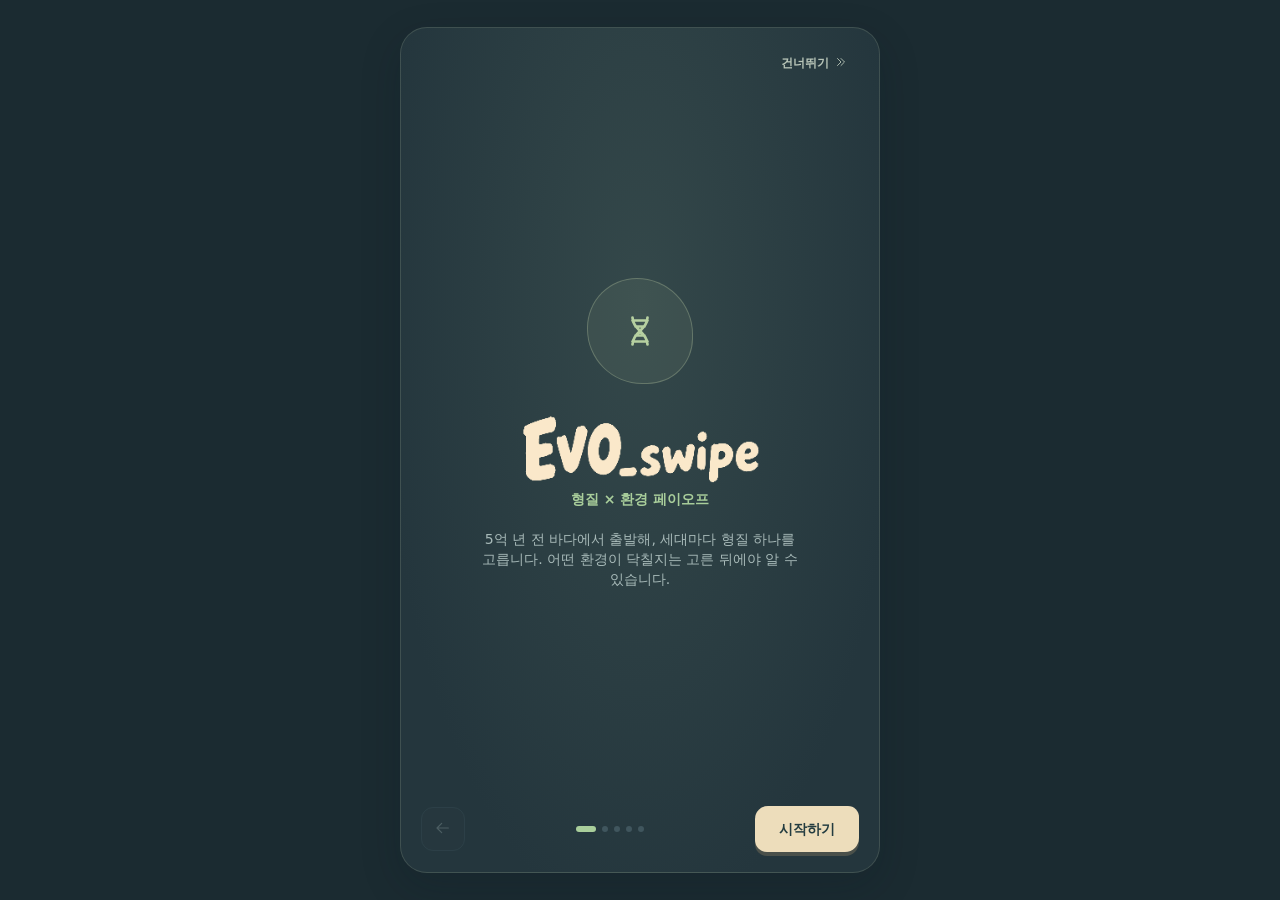
<file: qa/captures/iteration-3/index.html>
<!DOCTYPE html>
<html lang="ko">
<head>
<meta charset="UTF-8">
<meta name="viewport" content="width=device-width, initial-scale=1.0">
<title>EVO SWIPE — 형질 × 환경</title>
<style>
/* Self-contained presentation utilities. No runtime compiler or external fonts. */
*,::before,::after{box-sizing:border-box;border-width:0;border-style:solid;border-color:#44515a}
html{line-height:1.5;-webkit-text-size-adjust:100%;tab-size:4}
body{margin:0}h1,h2,h3,p{margin:0}h1,h2,h3{font-size:inherit;font-weight:inherit}
button,input,select{font:inherit;color:inherit;margin:0}button{background:transparent;cursor:pointer}button:disabled{cursor:default}input,select{min-width:0}svg{display:block}button i{pointer-events:none}
.absolute{position:absolute}
.relative{position:relative}
.fixed{position:fixed}
.flex{display:flex}
.inline-block{display:inline-block}
.grid{display:grid}
.hidden{display:none}
.flex-col{flex-direction:column}
.flex-wrap{flex-wrap:wrap}
.flex-1{flex:1 1 0%}
.shrink-0{flex-shrink:0}
.items-center{align-items:center}
.items-end{align-items:flex-end}
.items-start{align-items:flex-start}
.justify-center{justify-content:center}
.justify-between{justify-content:space-between}
.justify-end{justify-content:flex-end}
.grid-cols-2{grid-template-columns:repeat(2,minmax(0,1fr))}
.w-full{width:100%}
.h-full{height:100%}
.min-h-screen{min-height:100vh}
.min-h-0{min-height:0}
.min-w-0{min-width:0}
.max-w-xs{max-width:20rem}
.max-w-sm{max-width:24rem}
.max-w-md{max-width:28rem}
.max-w-5xl{max-width:64rem}
.max-h-full{max-height:100%}
.overflow-hidden{overflow:hidden}
.overflow-y-auto{overflow-y:auto}
.pointer-events-none{pointer-events:none}
.cursor-grab{cursor:grab}
.origin-top-left{transform-origin:top left}
.inset-0{inset:0}
.inset-x-0{left:0;right:0}
.mx-auto{margin-left:auto;margin-right:auto}
.my-auto{margin-top:auto;margin-bottom:auto}
.text-center{text-align:center}
.text-left{text-align:left}
.whitespace-nowrap{white-space:nowrap}
.truncate{overflow:hidden;text-overflow:ellipsis;white-space:nowrap}
.font-semibold{font-weight:600}
.font-bold{font-weight:700}
.font-extrabold{font-weight:800}
.font-mono{font-family:Consolas,monospace}
.leading-none{line-height:1}
.leading-tight{line-height:1.25}
.leading-snug{line-height:1.375}
.leading-relaxed{line-height:1.625}
.tracking-tight{letter-spacing:-.025em}
.border{border-width:1px}
.border-t{border-top-width:1px}
.border-b{border-bottom-width:1px}
.opacity-0{opacity:0}
.opacity-80{opacity:.8}
.rotate-6{transform:rotate(6deg)}
.transition{transition:color .15s,background-color .15s,border-color .15s,opacity .15s,transform .15s}
.transition-all{transition:all .15s}
.transition-opacity{transition:opacity .15s}
.duration-300{transition-duration:.3s}
.duration-500{transition-duration:.5s}
.shadow-2xl{box-shadow:0 22px 45px #09141940}
.shadow-lg{box-shadow:0 10px 15px #0002}
.ring-2{outline:2px solid #a9ce9b;outline-offset:2px}
.bg-evoDark{background-color:#1c272d}
.bg-gradient-to-br{background-image:linear-gradient(135deg,var(--from,#293d42),var(--to,#1e2e33))}
.bg-gradient-to-r{background-image:linear-gradient(90deg,var(--from,#a9ce9b),var(--to,#8cb7a2))}
.from-slate-800{--from:#293a40}
.to-slate-900{--to:#1e2d32}
.from-emerald-500{--from:#a9ce9b}
.to-teal-600{--to:#8cb7a2}
.p-1{padding:0.25rem}
.p-2{padding:0.5rem}
.p-3{padding:0.75rem}
.p-3\.5{padding:0.875rem}
.p-4{padding:1rem}
.p-6{padding:1.5rem}
.px-1{padding-left:0.25rem;padding-right:0.25rem}
.px-1\.5{padding-left:0.375rem;padding-right:0.375rem}
.px-2{padding-left:0.5rem;padding-right:0.5rem}
.px-2\.5{padding-left:0.625rem;padding-right:0.625rem}
.px-3{padding-left:0.75rem;padding-right:0.75rem}
.px-3\.5{padding-left:0.875rem;padding-right:0.875rem}
.px-4{padding-left:1rem;padding-right:1rem}
.px-6{padding-left:1.5rem;padding-right:1.5rem}
.py-0\.5{padding-top:0.125rem;padding-bottom:0.125rem}
.py-1{padding-top:0.25rem;padding-bottom:0.25rem}
.py-1\.5{padding-top:0.375rem;padding-bottom:0.375rem}
.py-2{padding-top:0.5rem;padding-bottom:0.5rem}
.py-2\.5{padding-top:0.625rem;padding-bottom:0.625rem}
.py-3{padding-top:0.75rem;padding-bottom:0.75rem}
.pt-3{padding-top:0.75rem}
.pt-5{padding-top:1.25rem}
.pb-3{padding-bottom:0.75rem}
.pb-4{padding-bottom:1rem}
.mt-0\.5{margin-top:0.125rem}
.mt-1{margin-top:0.25rem}
.mt-1\.5{margin-top:0.375rem}
.mt-2{margin-top:0.5rem}
.mt-3{margin-top:0.75rem}
.mt-4{margin-top:1rem}
.mt-5{margin-top:1.25rem}
.mt-6{margin-top:1.5rem}
.mb-1{margin-bottom:0.25rem}
.mb-1\.5{margin-bottom:0.375rem}
.mb-2{margin-bottom:0.5rem}
.mb-2\.5{margin-bottom:0.625rem}
.mb-3{margin-bottom:0.75rem}
.mb-4{margin-bottom:1rem}
.mb-5{margin-bottom:1.25rem}
.ml-1{margin-left:0.25rem}
.ml-1\.5{margin-left:0.375rem}
.mr-1{margin-right:0.25rem}
.mr-1\.5{margin-right:0.375rem}
.mr-2{margin-right:0.5rem}
.gap-1{gap:0.25rem}
.gap-1\.5{gap:0.375rem}
.gap-2{gap:0.5rem}
.gap-3{gap:0.75rem}
.gap-x-4{column-gap:1rem}
.gap-y-1{row-gap:0.25rem}
.w-1\.5{width:0.375rem}
.w-2\.5{width:0.625rem}
.w-3{width:0.75rem}
.w-5{width:1.25rem}
.w-8{width:2rem}
.w-10{width:2.5rem}
.w-11{width:2.75rem}
.w-16{width:4rem}
.w-20{width:5rem}
.w-24{width:6rem}
.h-0\.5{height:0.125rem}
.h-1\.5{height:0.375rem}
.h-2\.5{height:0.625rem}
.h-3{height:0.75rem}
.h-4{height:1rem}
.h-8{height:2rem}
.h-9{height:2.25rem}
.h-11{height:2.75rem}
.h-16{height:4rem}
.h-20{height:5rem}
.h-24{height:6rem}
.top-0{top:0rem}
.top-4{top:1rem}
.top-5{top:1.25rem}
.left-0{left:0rem}
.left-4{left:1rem}
.left-5{left:1.25rem}
.right-4{right:1rem}
.right-5{right:1.25rem}
.bottom-3{bottom:0.75rem}
.rounded-sm{border-radius:.125rem}
.rounded{border-radius:.25rem}
.rounded-lg{border-radius:.5rem}
.rounded-xl{border-radius:.75rem}
.rounded-2xl{border-radius:1rem}
.rounded-3xl{border-radius:1.5rem}
.rounded-full{border-radius:9999px}
.text-xs{font-size:.75rem;line-height:1rem}
.text-sm{font-size:.875rem;line-height:1.25rem}
.text-base{font-size:1rem;line-height:1.5rem}
.text-lg{font-size:1.125rem;line-height:1.75rem}
.text-xl{font-size:1.25rem;line-height:1.75rem}
.text-2xl{font-size:1.5rem;line-height:2rem}
.text-3xl{font-size:1.875rem;line-height:2.25rem}
.text-4xl{font-size:2.25rem;line-height:2.5rem}
.text-\[9px\]{font-size:9px}
.text-\[10px\]{font-size:10px}
.text-\[11px\]{font-size:11px}
.h-\[240px\]{height:240px}
.h-\[420px\]{height:420px}
.h-\[94vh\]{height:94vh}
.max-h-\[88vh\]{max-height:88vh}
.max-h-\[94vh\]{max-height:94vh}
.max-w-\[17rem\]{max-width:17rem}
.max-w-\[48\%\]{max-width:48%}
.leading-\[1\.25\]{line-height:1.25}
.text-slate-100{color:#f5e7cb}
.bg-slate-100{background-color:#f5e7cb}
.text-slate-200{color:#e3e5db}
.text-slate-300{color:#c4cecb}
.text-slate-400{color:#a7b9b8}
.text-slate-500{color:#91a5a7}
.bg-slate-500{background-color:#91a5a7}
.text-slate-600{color:#637b80}
.border-slate-600{border-color:#637b80}
.bg-slate-700{background-color:#40565e}
.border-slate-700{border-color:#40565e}
.border-slate-700\/50{border-color:#40565e7f}
.border-slate-700\/60{border-color:#40565e99}
.bg-slate-800{background-color:#2b3b42}
.bg-slate-800\/90{background-color:#2b3b42e5}
.border-slate-800{border-color:#2b3b42}
.text-slate-900{color:#202e34}
.bg-slate-900{background-color:#202e34}
.bg-slate-900\/60{background-color:#202e3499}
.text-slate-950{color:#16232a}
.bg-slate-950\/85{background-color:#16232ad9}
.bg-slate-950\/90{background-color:#16232ae5}
.bg-slate-950\/95{background-color:#16232af2}
.text-emerald-200{color:#cfe3c2}
.text-emerald-300{color:#c1dbb0}
.text-emerald-400{color:#a9ce9b}
.bg-emerald-400{background-color:#a9ce9b}
.bg-emerald-500{background-color:#91b98b}
.bg-emerald-500\/10{background-color:#91b98b1a}
.bg-emerald-500\/12{background-color:#91b98b1f}
.bg-emerald-500\/15{background-color:#91b98b26}
.bg-emerald-500\/20{background-color:#91b98b33}
.bg-emerald-500\/25{background-color:#91b98b40}
.border-emerald-500\/30{border-color:#91b98b4c}
.border-emerald-500\/45{border-color:#91b98b73}
.text-amber-400{color:#e7c786}
.bg-amber-500\/10{background-color:#d3ac691a}
.border-amber-500\/30{border-color:#d3ac694c}
.text-rose-200{color:#efd0c9}
.text-rose-300{color:#ebb9ad}
.text-rose-400{color:#e3a092}
.bg-rose-400{background-color:#e3a092}
.bg-rose-500\/10{background-color:#d88a841a}
.bg-rose-500\/12{background-color:#d88a841f}
.bg-rose-500\/25{background-color:#d88a8440}
.border-rose-500\/30{border-color:#d88a844c}
.border-rose-500\/45{border-color:#d88a8473}
.bg-rose-900\/50{background-color:#6f353b7f}
.text-indigo-300{color:#c5bdce}
.bg-indigo-500\/20{background-color:#9b8fa933}
.border-indigo-500\/30{border-color:#9b8fa94c}
.z-30{z-index:30}
.z-50{z-index:50}
.z-\[60\]{z-index:60}
.space-y-1>*+*{margin-top:0.25rem}
.space-y-2>*+*{margin-top:0.5rem}
.space-y-4>*+*{margin-top:1.0rem}
.space-x-2>*+*{margin-left:.5rem}
.disabled\:opacity-30:disabled{opacity:.3}
.active\:scale-95:active{transform:scale(.95)}
.disabled\:active\:scale-100:disabled:active{transform:scale(1)}
.active\:cursor-grabbing:active{cursor:grabbing}
.hover\:text-slate-100:hover{color:#f5e7cb}
.hover\:bg-slate-600:hover,.hover\:bg-slate-700\/50:hover{background-color:#40565e}
@media(min-width:640px){.sm\:inline{display:inline}.sm\:p-4{padding:1rem}}
.fa-solid{display:inline-block;width:1em;height:1em;vertical-align:-.12em;background-color:currentColor;mask:var(--evo-icon) center/contain no-repeat;-webkit-mask:var(--evo-icon) center/contain no-repeat;flex-shrink:0}
.fa-dna{--evo-icon:url("data:image/svg+xml,%3Csvg%20xmlns%3D%22http%3A%2F%2Fwww.w3.org%2F2000%2Fsvg%22%20viewBox%3D%220%200%2024%2024%22%3E%3Cpath%20d%3D%22M7%203c0%208%2010%2010%2010%2018M17%203c0%208-10%2010-10%2018M7%205h10M9%209h6M9%2015h6M7%2019h10%22%20fill%3D%22none%22%20stroke%3D%22black%22%20stroke-width%3D%221.8%22%20stroke-linecap%3D%22round%22%20stroke-linejoin%3D%22round%22%2F%3E%3C%2Fsvg%3E")}
.fa-sitemap{--evo-icon:url("data:image/svg+xml,%3Csvg%20xmlns%3D%22http%3A%2F%2Fwww.w3.org%2F2000%2Fsvg%22%20viewBox%3D%220%200%2024%2024%22%3E%3Cpath%20d%3D%22M12%203v7M5%2014v-4h14v4M3%2015h4v5H3zM10%2015h4v5h-4zM17%2015h4v5h-4zM10%202h4v4h-4z%22%20fill%3D%22none%22%20stroke%3D%22black%22%20stroke-width%3D%221.8%22%20stroke-linecap%3D%22round%22%20stroke-linejoin%3D%22round%22%2F%3E%3C%2Fsvg%3E")}
.fa-flask{--evo-icon:url("data:image/svg+xml,%3Csvg%20xmlns%3D%22http%3A%2F%2Fwww.w3.org%2F2000%2Fsvg%22%20viewBox%3D%220%200%2024%2024%22%3E%3Cpath%20d%3D%22M9%202h6M10%202v7L4%2019q0%203%203%203h10q3%200%203-3L14%209V2M7%2015h10%22%20fill%3D%22none%22%20stroke%3D%22black%22%20stroke-width%3D%221.8%22%20stroke-linecap%3D%22round%22%20stroke-linejoin%3D%22round%22%2F%3E%3C%2Fsvg%3E")}
.fa-question{--evo-icon:url("data:image/svg+xml,%3Csvg%20xmlns%3D%22http%3A%2F%2Fwww.w3.org%2F2000%2Fsvg%22%20viewBox%3D%220%200%2024%2024%22%3E%3Cpath%20d%3D%22M8%207c0-6%2010-6%2010%200%200%204-6%203-6%207M12%2019v1%22%20fill%3D%22none%22%20stroke%3D%22black%22%20stroke-width%3D%221.8%22%20stroke-linecap%3D%22round%22%20stroke-linejoin%3D%22round%22%2F%3E%3C%2Fsvg%3E")}
.fa-xmark{--evo-icon:url("data:image/svg+xml,%3Csvg%20xmlns%3D%22http%3A%2F%2Fwww.w3.org%2F2000%2Fsvg%22%20viewBox%3D%220%200%2024%2024%22%3E%3Cpath%20d%3D%22M5%205l14%2014M19%205%205%2019%22%20fill%3D%22none%22%20stroke%3D%22black%22%20stroke-width%3D%221.8%22%20stroke-linecap%3D%22round%22%20stroke-linejoin%3D%22round%22%2F%3E%3C%2Fsvg%3E")}
.fa-plus{--evo-icon:url("data:image/svg+xml,%3Csvg%20xmlns%3D%22http%3A%2F%2Fwww.w3.org%2F2000%2Fsvg%22%20viewBox%3D%220%200%2024%2024%22%3E%3Cpath%20d%3D%22M5%2012h14M12%205v14%22%20fill%3D%22none%22%20stroke%3D%22black%22%20stroke-width%3D%221.8%22%20stroke-linecap%3D%22round%22%20stroke-linejoin%3D%22round%22%2F%3E%3C%2Fsvg%3E")}
.fa-minus{--evo-icon:url("data:image/svg+xml,%3Csvg%20xmlns%3D%22http%3A%2F%2Fwww.w3.org%2F2000%2Fsvg%22%20viewBox%3D%220%200%2024%2024%22%3E%3Cpath%20d%3D%22M5%2012h14%22%20fill%3D%22none%22%20stroke%3D%22black%22%20stroke-width%3D%221.8%22%20stroke-linecap%3D%22round%22%20stroke-linejoin%3D%22round%22%2F%3E%3C%2Fsvg%3E")}
.fa-arrow-left{--evo-icon:url("data:image/svg+xml,%3Csvg%20xmlns%3D%22http%3A%2F%2Fwww.w3.org%2F2000%2Fsvg%22%20viewBox%3D%220%200%2024%2024%22%3E%3Cpath%20d%3D%22M20%2012H4M10%205l-7%207%207%207%22%20fill%3D%22none%22%20stroke%3D%22black%22%20stroke-width%3D%221.8%22%20stroke-linecap%3D%22round%22%20stroke-linejoin%3D%22round%22%2F%3E%3C%2Fsvg%3E")}
.fa-arrow-right{--evo-icon:url("data:image/svg+xml,%3Csvg%20xmlns%3D%22http%3A%2F%2Fwww.w3.org%2F2000%2Fsvg%22%20viewBox%3D%220%200%2024%2024%22%3E%3Cpath%20d%3D%22M4%2012h16M14%205l7%207-7%207%22%20fill%3D%22none%22%20stroke%3D%22black%22%20stroke-width%3D%221.8%22%20stroke-linecap%3D%22round%22%20stroke-linejoin%3D%22round%22%2F%3E%3C%2Fsvg%3E")}
.fa-arrow-down-long{--evo-icon:url("data:image/svg+xml,%3Csvg%20xmlns%3D%22http%3A%2F%2Fwww.w3.org%2F2000%2Fsvg%22%20viewBox%3D%220%200%2024%2024%22%3E%3Cpath%20d%3D%22M12%202v19M6%2015l6%206%206-6%22%20fill%3D%22none%22%20stroke%3D%22black%22%20stroke-width%3D%221.8%22%20stroke-linecap%3D%22round%22%20stroke-linejoin%3D%22round%22%2F%3E%3C%2Fsvg%3E")}
.fa-arrows-left-right{--evo-icon:url("data:image/svg+xml,%3Csvg%20xmlns%3D%22http%3A%2F%2Fwww.w3.org%2F2000%2Fsvg%22%20viewBox%3D%220%200%2024%2024%22%3E%3Cpath%20d%3D%22M3%208h18M7%204%203%208l4%204M21%2016H3M17%2012l4%204-4%204%22%20fill%3D%22none%22%20stroke%3D%22black%22%20stroke-width%3D%221.8%22%20stroke-linecap%3D%22round%22%20stroke-linejoin%3D%22round%22%2F%3E%3C%2Fsvg%3E")}
.fa-arrows-spin{--evo-icon:url("data:image/svg+xml,%3Csvg%20xmlns%3D%22http%3A%2F%2Fwww.w3.org%2F2000%2Fsvg%22%20viewBox%3D%220%200%2024%2024%22%3E%3Cpath%20d%3D%22M3%2010a9%209%200%200%201%2016-4M19%202v5h-5M21%2014A9%209%200%200%201%205%2018M5%2022v-5h5%22%20fill%3D%22none%22%20stroke%3D%22black%22%20stroke-width%3D%221.8%22%20stroke-linecap%3D%22round%22%20stroke-linejoin%3D%22round%22%2F%3E%3C%2Fsvg%3E")}
.fa-rotate-left{--evo-icon:url("data:image/svg+xml,%3Csvg%20xmlns%3D%22http%3A%2F%2Fwww.w3.org%2F2000%2Fsvg%22%20viewBox%3D%220%200%2024%2024%22%3E%3Cpath%20d%3D%22M3%2010a9%209%200%201%201%202%209M3%203v7h7%22%20fill%3D%22none%22%20stroke%3D%22black%22%20stroke-width%3D%221.8%22%20stroke-linecap%3D%22round%22%20stroke-linejoin%3D%22round%22%2F%3E%3C%2Fsvg%3E")}
.fa-angles-right{--evo-icon:url("data:image/svg+xml,%3Csvg%20xmlns%3D%22http%3A%2F%2Fwww.w3.org%2F2000%2Fsvg%22%20viewBox%3D%220%200%2024%2024%22%3E%3Cpath%20d%3D%22M5%205l7%207-7%207M12%205l7%207-7%207%22%20fill%3D%22none%22%20stroke%3D%22black%22%20stroke-width%3D%221.8%22%20stroke-linecap%3D%22round%22%20stroke-linejoin%3D%22round%22%2F%3E%3C%2Fsvg%3E")}
.fa-forward{--evo-icon:url("data:image/svg+xml,%3Csvg%20xmlns%3D%22http%3A%2F%2Fwww.w3.org%2F2000%2Fsvg%22%20viewBox%3D%220%200%2024%2024%22%3E%3Cpath%20d%3D%22M3%205l8%207-8%207zM12%205l8%207-8%207z%22%20fill%3D%22none%22%20stroke%3D%22black%22%20stroke-width%3D%221.8%22%20stroke-linecap%3D%22round%22%20stroke-linejoin%3D%22round%22%2F%3E%3C%2Fsvg%3E")}
.fa-check{--evo-icon:url("data:image/svg+xml,%3Csvg%20xmlns%3D%22http%3A%2F%2Fwww.w3.org%2F2000%2Fsvg%22%20viewBox%3D%220%200%2024%2024%22%3E%3Cpath%20d%3D%22M4%2012l5%205L20%206%22%20fill%3D%22none%22%20stroke%3D%22black%22%20stroke-width%3D%221.8%22%20stroke-linecap%3D%22round%22%20stroke-linejoin%3D%22round%22%2F%3E%3C%2Fsvg%3E")}
.fa-hand-pointer{--evo-icon:url("data:image/svg+xml,%3Csvg%20xmlns%3D%22http%3A%2F%2Fwww.w3.org%2F2000%2Fsvg%22%20viewBox%3D%220%200%2024%2024%22%3E%3Cpath%20d%3D%22M8%2013V4a2%202%200%200%201%204%200v8-2c4-4%208%200%208%203v5l-3%204h-7l-7-8q-1-4%203-2l2%201%22%20fill%3D%22none%22%20stroke%3D%22black%22%20stroke-width%3D%221.8%22%20stroke-linecap%3D%22round%22%20stroke-linejoin%3D%22round%22%2F%3E%3C%2Fsvg%3E")}
.fa-hand{--evo-icon:url("data:image/svg+xml,%3Csvg%20xmlns%3D%22http%3A%2F%2Fwww.w3.org%2F2000%2Fsvg%22%20viewBox%3D%220%200%2024%2024%22%3E%3Cpath%20d%3D%22M6%2012V6M10%2012V3M14%2012V4M18%2012V7M6%2011q-7-3-2%206l5%205h7l4-6V9%22%20fill%3D%22none%22%20stroke%3D%22black%22%20stroke-width%3D%221.8%22%20stroke-linecap%3D%22round%22%20stroke-linejoin%3D%22round%22%2F%3E%3C%2Fsvg%3E")}
.fa-table-cells{--evo-icon:url("data:image/svg+xml,%3Csvg%20xmlns%3D%22http%3A%2F%2Fwww.w3.org%2F2000%2Fsvg%22%20viewBox%3D%220%200%2024%2024%22%3E%3Cpath%20d%3D%22M3%203h18v18H3zM3%209h18M3%2015h18M9%203v18M15%203v18%22%20fill%3D%22none%22%20stroke%3D%22black%22%20stroke-width%3D%221.8%22%20stroke-linecap%3D%22round%22%20stroke-linejoin%3D%22round%22%2F%3E%3C%2Fsvg%3E")}
.fa-circle-dot{--evo-icon:url("data:image/svg+xml,%3Csvg%20xmlns%3D%22http%3A%2F%2Fwww.w3.org%2F2000%2Fsvg%22%20viewBox%3D%220%200%2024%2024%22%3E%3Cpath%20d%3D%22M21%2012a9%209%200%201%201-18%200%209%209%200%200%201%2018%200M15%2012a3%203%200%201%201-6%200%203%203%200%200%201%206%200%22%20fill%3D%22none%22%20stroke%3D%22black%22%20stroke-width%3D%221.8%22%20stroke-linecap%3D%22round%22%20stroke-linejoin%3D%22round%22%2F%3E%3C%2Fsvg%3E")}
.fa-worm{--evo-icon:url("data:image/svg+xml,%3Csvg%20xmlns%3D%22http%3A%2F%2Fwww.w3.org%2F2000%2Fsvg%22%20viewBox%3D%220%200%2024%2024%22%3E%3Cpath%20d%3D%22M3%2016c3-8%206%206%2011-3s11-8%206-2-6%2013-13%209-7%202-4-4zM17%207h.1%22%20fill%3D%22none%22%20stroke%3D%22black%22%20stroke-width%3D%221.8%22%20stroke-linecap%3D%22round%22%20stroke-linejoin%3D%22round%22%2F%3E%3C%2Fsvg%3E")}
.fa-fish{--evo-icon:url("data:image/svg+xml,%3Csvg%20xmlns%3D%22http%3A%2F%2Fwww.w3.org%2F2000%2Fsvg%22%20viewBox%3D%220%200%2024%2024%22%3E%3Cpath%20d%3D%22M18%2012c-3-8-9-8-13-2L1%206v12l4-4c4%206%2010%206%2013-2zM14%2010h.1%22%20fill%3D%22none%22%20stroke%3D%22black%22%20stroke-width%3D%221.8%22%20stroke-linecap%3D%22round%22%20stroke-linejoin%3D%22round%22%2F%3E%3C%2Fsvg%3E")}
.fa-fish-fins{--evo-icon:url("data:image/svg+xml,%3Csvg%20xmlns%3D%22http%3A%2F%2Fwww.w3.org%2F2000%2Fsvg%22%20viewBox%3D%220%200%2024%2024%22%3E%3Cpath%20d%3D%22M21%2012c-4-8-10-8-14-2L2%206v12l5-4c4%206%2010%206%2014-2zM16%2010h.1M10%206l3-4%203%205M10%2018l3%204%203-5%22%20fill%3D%22none%22%20stroke%3D%22black%22%20stroke-width%3D%221.8%22%20stroke-linecap%3D%22round%22%20stroke-linejoin%3D%22round%22%2F%3E%3C%2Fsvg%3E")}
.fa-shield-halved{--evo-icon:url("data:image/svg+xml,%3Csvg%20xmlns%3D%22http%3A%2F%2Fwww.w3.org%2F2000%2Fsvg%22%20viewBox%3D%220%200%2024%2024%22%3E%3Cpath%20d%3D%22M12%202%203%206v7q1%207%209%2010%208-3%209-10V6zM12%202v20%22%20fill%3D%22none%22%20stroke%3D%22black%22%20stroke-width%3D%221.8%22%20stroke-linecap%3D%22round%22%20stroke-linejoin%3D%22round%22%2F%3E%3C%2Fsvg%3E")}
.fa-lungs{--evo-icon:url("data:image/svg+xml,%3Csvg%20xmlns%3D%22http%3A%2F%2Fwww.w3.org%2F2000%2Fsvg%22%20viewBox%3D%220%200%2024%2024%22%3E%3Cpath%20d%3D%22M10%202v8c-6-5-9%204-9%209s9%203%209-2v-7M14%202v8c6-5%209%204%209%209s-9%203-9-2v-7%22%20fill%3D%22none%22%20stroke%3D%22black%22%20stroke-width%3D%221.8%22%20stroke-linecap%3D%22round%22%20stroke-linejoin%3D%22round%22%2F%3E%3C%2Fsvg%3E")}
.fa-water{--evo-icon:url("data:image/svg+xml,%3Csvg%20xmlns%3D%22http%3A%2F%2Fwww.w3.org%2F2000%2Fsvg%22%20viewBox%3D%220%200%2024%2024%22%3E%3Cpath%20d%3D%22M1%206q3%204%206%200t6%200%206%200M1%2012q3%204%206%200t6%200%206%200M1%2018q3%204%206%200t6%200%206%200%22%20fill%3D%22none%22%20stroke%3D%22black%22%20stroke-width%3D%221.8%22%20stroke-linecap%3D%22round%22%20stroke-linejoin%3D%22round%22%2F%3E%3C%2Fsvg%3E")}
.fa-sun{--evo-icon:url("data:image/svg+xml,%3Csvg%20xmlns%3D%22http%3A%2F%2Fwww.w3.org%2F2000%2Fsvg%22%20viewBox%3D%220%200%2024%2024%22%3E%3Cpath%20d%3D%22M17%2012a5%205%200%201%201-10%200%205%205%200%200%201%2010%200M12%201v3M12%2020v3M1%2012h3M20%2012h3M4%204l2%202M18%2018l2%202M4%2020l2-2M18%206l2-2%22%20fill%3D%22none%22%20stroke%3D%22black%22%20stroke-width%3D%221.8%22%20stroke-linecap%3D%22round%22%20stroke-linejoin%3D%22round%22%2F%3E%3C%2Fsvg%3E")}
.fa-snowflake{--evo-icon:url("data:image/svg+xml,%3Csvg%20xmlns%3D%22http%3A%2F%2Fwww.w3.org%2F2000%2Fsvg%22%20viewBox%3D%220%200%2024%2024%22%3E%3Cpath%20d%3D%22M12%201v22M2%206l20%2012M2%2018%2022%206M8%203l4%204%204-4M8%2021l4-4%204%204M2%2010l5-1V4M22%2014l-5%201v5M2%2014l5%201v5M22%2010l-5-1V4%22%20fill%3D%22none%22%20stroke%3D%22black%22%20stroke-width%3D%221.8%22%20stroke-linecap%3D%22round%22%20stroke-linejoin%3D%22round%22%2F%3E%3C%2Fsvg%3E")}
.fa-fire{--evo-icon:url("data:image/svg+xml,%3Csvg%20xmlns%3D%22http%3A%2F%2Fwww.w3.org%2F2000%2Fsvg%22%20viewBox%3D%220%200%2024%2024%22%3E%3Cpath%20d%3D%22M12%201c2%207%209%209%209%2015a9%209%200%200%201-18%200c0-5%206-8%206-11l1%207c4-3%203-7%202-11z%22%20fill%3D%22none%22%20stroke%3D%22black%22%20stroke-width%3D%221.8%22%20stroke-linecap%3D%22round%22%20stroke-linejoin%3D%22round%22%2F%3E%3C%2Fsvg%3E")}
.fa-tree{--evo-icon:url("data:image/svg+xml,%3Csvg%20xmlns%3D%22http%3A%2F%2Fwww.w3.org%2F2000%2Fsvg%22%20viewBox%3D%220%200%2024%2024%22%3E%3Cpath%20d%3D%22M12%201%204%2010h4l-6%207h8v6h4v-6h8l-6-7h4z%22%20fill%3D%22none%22%20stroke%3D%22black%22%20stroke-width%3D%221.8%22%20stroke-linecap%3D%22round%22%20stroke-linejoin%3D%22round%22%2F%3E%3C%2Fsvg%3E")}
.fa-droplet-slash{--evo-icon:url("data:image/svg+xml,%3Csvg%20xmlns%3D%22http%3A%2F%2Fwww.w3.org%2F2000%2Fsvg%22%20viewBox%3D%220%200%2024%2024%22%3E%3Cpath%20d%3D%22M10%203%204%2012q-5%2010%207%2011%209-1%208-10l-2-4M2%202l20%2020%22%20fill%3D%22none%22%20stroke%3D%22black%22%20stroke-width%3D%221.8%22%20stroke-linecap%3D%22round%22%20stroke-linejoin%3D%22round%22%2F%3E%3C%2Fsvg%3E")}
.fa-temperature-low{--evo-icon:url("data:image/svg+xml,%3Csvg%20xmlns%3D%22http%3A%2F%2Fwww.w3.org%2F2000%2Fsvg%22%20viewBox%3D%220%200%2024%2024%22%3E%3Cpath%20d%3D%22M9%203a3%203%200%200%201%206%200v11a5%205%200%201%201-6%200zM12%208v10M19%204h3M19%208h3%22%20fill%3D%22none%22%20stroke%3D%22black%22%20stroke-width%3D%221.8%22%20stroke-linecap%3D%22round%22%20stroke-linejoin%3D%22round%22%2F%3E%3C%2Fsvg%3E")}
.fa-meteor{--evo-icon:url("data:image/svg+xml,%3Csvg%20xmlns%3D%22http%3A%2F%2Fwww.w3.org%2F2000%2Fsvg%22%20viewBox%3D%220%200%2024%2024%22%3E%3Cpath%20d%3D%22M22%202%207%209a7%207%200%201%200%208%2010zM13%203%205%207M21%2012l-4%209M8%2014h.1M10%2018h.1%22%20fill%3D%22none%22%20stroke%3D%22black%22%20stroke-width%3D%221.8%22%20stroke-linecap%3D%22round%22%20stroke-linejoin%3D%22round%22%2F%3E%3C%2Fsvg%3E")}
.fa-wheat-awn{--evo-icon:url("data:image/svg+xml,%3Csvg%20xmlns%3D%22http%3A%2F%2Fwww.w3.org%2F2000%2Fsvg%22%20viewBox%3D%220%200%2024%2024%22%3E%3Cpath%20d%3D%22M12%2023V3M12%208Q3%2010%205%203q7%200%207%205M12%2014q-9%202-7-5%207%200%207%205M12%208q9%202%207-5-7%200-7%205M12%2014q9%202%207-5-7%200-7%205%22%20fill%3D%22none%22%20stroke%3D%22black%22%20stroke-width%3D%221.8%22%20stroke-linecap%3D%22round%22%20stroke-linejoin%3D%22round%22%2F%3E%3C%2Fsvg%3E")}
.fa-bone{--evo-icon:url("data:image/svg+xml,%3Csvg%20xmlns%3D%22http%3A%2F%2Fwww.w3.org%2F2000%2Fsvg%22%20viewBox%3D%220%200%2024%2024%22%3E%3Cpath%20d%3D%22M8%205%2019%2016c7-1%204%208%200%205-3%204-9%200-5-4L4%208C-3%209%200%200%204%203c3-4%209%200%204%202z%22%20fill%3D%22none%22%20stroke%3D%22black%22%20stroke-width%3D%221.8%22%20stroke-linecap%3D%22round%22%20stroke-linejoin%3D%22round%22%2F%3E%3C%2Fsvg%3E")}
.fa-chart-line-down{--evo-icon:url("data:image/svg+xml,%3Csvg%20xmlns%3D%22http%3A%2F%2Fwww.w3.org%2F2000%2Fsvg%22%20viewBox%3D%220%200%2024%2024%22%3E%3Cpath%20d%3D%22M2%202v20h20M5%206l6%206%204-3%207%208M17%2017h5v-5%22%20fill%3D%22none%22%20stroke%3D%22black%22%20stroke-width%3D%221.8%22%20stroke-linecap%3D%22round%22%20stroke-linejoin%3D%22round%22%2F%3E%3C%2Fsvg%3E")}
.fa-egg{--evo-icon:url("data:image/svg+xml,%3Csvg%20xmlns%3D%22http%3A%2F%2Fwww.w3.org%2F2000%2Fsvg%22%20viewBox%3D%220%200%2024%2024%22%3E%3Cpath%20d%3D%22M12%202c-9%200-16%2020%200%2020S21%202%2012%202z%22%20fill%3D%22none%22%20stroke%3D%22black%22%20stroke-width%3D%221.8%22%20stroke-linecap%3D%22round%22%20stroke-linejoin%3D%22round%22%2F%3E%3C%2Fsvg%3E")}
.fa-paw{--evo-icon:url("data:image/svg+xml,%3Csvg%20xmlns%3D%22http%3A%2F%2Fwww.w3.org%2F2000%2Fsvg%22%20viewBox%3D%220%200%2024%2024%22%3E%3Cpath%20d%3D%22M8%2014q4-5%208%200%208%209-4%207-12%202-4-7zM6%206a2%203%200%201%201-4%200%202%203%200%201%201%204%200M13%204a2%203%200%201%201-4%200%202%203%200%201%201%204%200M21%206a2%203%200%201%201-4%200%202%203%200%201%201%204%200%22%20fill%3D%22none%22%20stroke%3D%22black%22%20stroke-width%3D%221.8%22%20stroke-linecap%3D%22round%22%20stroke-linejoin%3D%22round%22%2F%3E%3C%2Fsvg%3E")}
.fa-frog{--evo-icon:url("data:image/svg+xml,%3Csvg%20xmlns%3D%22http%3A%2F%2Fwww.w3.org%2F2000%2Fsvg%22%20viewBox%3D%220%200%2024%2024%22%3E%3Cpath%20d%3D%22M7%205a3%203%200%201%201-4%202M21%207a3%203%200%201%200-4-2M4%209q8-7%2016%200v7q-8%206-16%200zM7%2014q5%204%2010%200%22%20fill%3D%22none%22%20stroke%3D%22black%22%20stroke-width%3D%221.8%22%20stroke-linecap%3D%22round%22%20stroke-linejoin%3D%22round%22%2F%3E%3C%2Fsvg%3E")}
.fa-cat{--evo-icon:url("data:image/svg+xml,%3Csvg%20xmlns%3D%22http%3A%2F%2Fwww.w3.org%2F2000%2Fsvg%22%20viewBox%3D%220%200%2024%2024%22%3E%3Cpath%20d%3D%22M4%202%2010%206h4l6-4v13q0%208-8%208t-8-8zM7%2012h.1M17%2012h.1M10%2017l2%202%202-2%22%20fill%3D%22none%22%20stroke%3D%22black%22%20stroke-width%3D%221.8%22%20stroke-linecap%3D%22round%22%20stroke-linejoin%3D%22round%22%2F%3E%3C%2Fsvg%3E")}
.fa-hippo{--evo-icon:url("data:image/svg+xml,%3Csvg%20xmlns%3D%22http%3A%2F%2Fwww.w3.org%2F2000%2Fsvg%22%20viewBox%3D%220%200%2024%2024%22%3E%3Cpath%20d%3D%22M3%207q6-6%2015%200l3%205v8H3zM4%205V2h4v3M15%205V2h4v4M7%2016h.1M17%2016h.1M6%2010h.1M16%2010h.1%22%20fill%3D%22none%22%20stroke%3D%22black%22%20stroke-width%3D%221.8%22%20stroke-linecap%3D%22round%22%20stroke-linejoin%3D%22round%22%2F%3E%3C%2Fsvg%3E")}
.fa-staff-snake{--evo-icon:url("data:image/svg+xml,%3Csvg%20xmlns%3D%22http%3A%2F%2Fwww.w3.org%2F2000%2Fsvg%22%20viewBox%3D%220%200%2024%2024%22%3E%3Cpath%20d%3D%22M10%2023V2M8%204c9-6%2016%204%206%207S3%2017%2012%2020s10-5%204-5%22%20fill%3D%22none%22%20stroke%3D%22black%22%20stroke-width%3D%221.8%22%20stroke-linecap%3D%22round%22%20stroke-linejoin%3D%22round%22%2F%3E%3C%2Fsvg%3E")}
.fa-dragon{--evo-icon:url("data:image/svg+xml,%3Csvg%20xmlns%3D%22http%3A%2F%2Fwww.w3.org%2F2000%2Fsvg%22%20viewBox%3D%220%200%2024%2024%22%3E%3Cpath%20d%3D%22M3%2021V9l5-4%205%202V1l8%205-6%205%206%206-5%205-4-6-4%206zM16%206h.1%22%20fill%3D%22none%22%20stroke%3D%22black%22%20stroke-width%3D%221.8%22%20stroke-linecap%3D%22round%22%20stroke-linejoin%3D%22round%22%2F%3E%3C%2Fsvg%3E")}
.fa-shrimp{--evo-icon:url("data:image/svg+xml,%3Csvg%20xmlns%3D%22http%3A%2F%2Fwww.w3.org%2F2000%2Fsvg%22%20viewBox%3D%220%200%2024%2024%22%3E%3Cpath%20d%3D%22M5%204c14-8%2021%207%2013%2015-5%205-12%202-15-2l7-3q-1%205%204%204t-1-9M9%204l1%206M14%204l-1%205M18%206l-3%205M21%2010l-5%203M22%2014l-5%201M6%208%201%206M6%205%202%201%22%20fill%3D%22none%22%20stroke%3D%22black%22%20stroke-width%3D%221.8%22%20stroke-linecap%3D%22round%22%20stroke-linejoin%3D%22round%22%2F%3E%3C%2Fsvg%3E")}
.fa-fan{--evo-icon:url("data:image/svg+xml,%3Csvg%20xmlns%3D%22http%3A%2F%2Fwww.w3.org%2F2000%2Fsvg%22%20viewBox%3D%220%200%2024%2024%22%3E%3Cpath%20d%3D%22M12%2012c-12-10-9-15-4-11s7%209%204%2011c11-12%2016-9%2012-4s-9%207-12%204c12%2011%209%2016%204%2012s-7-9-4-12C1%2024-4%2021%200%2016s9-7%2012-4%22%20fill%3D%22none%22%20stroke%3D%22black%22%20stroke-width%3D%221.8%22%20stroke-linecap%3D%22round%22%20stroke-linejoin%3D%22round%22%2F%3E%3C%2Fsvg%3E")}
.fa-user-astronaut{--evo-icon:url("data:image/svg+xml,%3Csvg%20xmlns%3D%22http%3A%2F%2Fwww.w3.org%2F2000%2Fsvg%22%20viewBox%3D%220%200%2024%2024%22%3E%3Cpath%20d%3D%22M18%207a6%206%200%201%201-12%200%206%206%200%200%201%2012%200M7%206h10M3%2023v-4q0-7%209-7t9%207v4M9%2017h6v6H9z%22%20fill%3D%22none%22%20stroke%3D%22black%22%20stroke-width%3D%221.8%22%20stroke-linecap%3D%22round%22%20stroke-linejoin%3D%22round%22%2F%3E%3C%2Fsvg%3E")}
.fa-users-slash{--evo-icon:url("data:image/svg+xml,%3Csvg%20xmlns%3D%22http%3A%2F%2Fwww.w3.org%2F2000%2Fsvg%22%20viewBox%3D%220%200%2024%2024%22%3E%3Cpath%20d%3D%22M10%206a4%204%200%201%201-8%200%204%204%200%200%201%208%200M2%2021v-6q3-6%208%200M17%202a4%204%200%200%201%200%208M17%2013q5%200%205%208M1%201l22%2022%22%20fill%3D%22none%22%20stroke%3D%22black%22%20stroke-width%3D%221.8%22%20stroke-linecap%3D%22round%22%20stroke-linejoin%3D%22round%22%2F%3E%3C%2Fsvg%3E")}
.fa-otter{--evo-icon:url("data:image/svg+xml,%3Csvg%20xmlns%3D%22http%3A%2F%2Fwww.w3.org%2F2000%2Fsvg%22%20viewBox%3D%220%200%2024%2024%22%3E%3Cpath%20d%3D%22M21%207c-1-9-9-4-9%203-6-1-10%203-8%207l-3%204q15%203%2018-8zM18%205h.1%22%20fill%3D%22none%22%20stroke%3D%22black%22%20stroke-width%3D%221.8%22%20stroke-linecap%3D%22round%22%20stroke-linejoin%3D%22round%22%2F%3E%3C%2Fsvg%3E")}
.fa-crow{--evo-icon:url("data:image/svg+xml,%3Csvg%20xmlns%3D%22http%3A%2F%2Fwww.w3.org%2F2000%2Fsvg%22%20viewBox%3D%220%200%2024%2024%22%3E%3Cpath%20d%3D%22M18%202q6%201%204%206l-4%202q-3%2010-13%2010L1%2022l4-8q-6-11%203-5l6-3q-1-3%204-4zM17%205h.1M11%2018v5%22%20fill%3D%22none%22%20stroke%3D%22black%22%20stroke-width%3D%221.8%22%20stroke-linecap%3D%22round%22%20stroke-linejoin%3D%22round%22%2F%3E%3C%2Fsvg%3E")}

  html,body{overscroll-behavior-x:none;overflow-x:hidden;max-width:100%;position:relative}
  body{font-family:'Pretendard',sans-serif;background:radial-gradient(circle at 50% 0%,#1e293b 0%,#0f172a 70%);user-select:none;-webkit-user-select:none}
  .glass{background:rgba(30,41,59,.85);backdrop-filter:blur(12px);border:1px solid rgba(255,255,255,.1)}
  .swipe-card{transition:transform .1s ease-out;will-change:transform;cursor:grab;touch-action:pan-y}
  .swipe-card:active{cursor:grabbing}
  .swipe-card.anim{transition:transform .35s ease-out,opacity .35s ease-out}
  .badge{opacity:0;transition:opacity .15s ease}
  /* 환경 룰렛 — 이 게임의 시그니처 순간.
     후보 환경을 모두 눈에 보이게 깔아두고 그중 하나에 바늘이 선다. */
  .wheel-wrap{position:relative;width:15rem;height:15rem;max-width:78vw;max-height:78vw}
  .wheel-svg{width:100%;height:100%;display:block;transform-origin:50% 50%;filter:drop-shadow(0 10px 24px rgba(0,0,0,.45))}
  .wheel-pin{position:absolute;top:-4px;left:50%;transform:translateX(-50%);width:0;height:0;z-index:10;
    border-left:11px solid transparent;border-right:11px solid transparent;border-top:21px solid #e2e8f0;
    filter:drop-shadow(0 2px 3px rgba(0,0,0,.55))}
  .wheel-hub{position:absolute;top:50%;left:50%;transform:translate(-50%,-50%);width:3.1rem;height:3.1rem;z-index:5;
    border-radius:9999px;background:#0f172a;border:1px solid #334155;color:#64748b;font-size:1.05rem;
    display:flex;align-items:center;justify-content:center}
  .wheel-spinning .wheel-hub{animation:pulse 1s infinite}
  /* 칸 이름은 원판을 따라 돌지 않는다. 돌아가는 동안에도 세 후보를 읽을 수 있어야 한다 */
  .wtxt{transform-box:fill-box;transform-origin:center}
  @keyframes pulse{0%,100%{opacity:.3}50%{opacity:1}}
  /* 튜토리얼 실습 카드 — 미는 동작을 손가락으로 시사 */
  @keyframes handSway{0%,100%{transform:translateX(-28px)}50%{transform:translateX(28px)}}
  .hand-sway{animation:handSway 1.8s ease-in-out infinite}
  ::-webkit-scrollbar{width:6px;height:6px}::-webkit-scrollbar-track{background:#0f172a}::-webkit-scrollbar-thumb{background:#334155;border-radius:3px}
  @media (prefers-reduced-motion:reduce){*{animation:none!important;transition-duration:.01ms!important}}
  :focus-visible{outline:2px solid #10b981;outline-offset:2px}

/* PRESENTATION / 01 — field journal palette and paper surfaces */
:root{color-scheme:dark;--evo-bg:#1c272d;--evo-cream:#f3e3c3;--evo-paper:#efddba;--evo-ink:#243a40;--evo-mint:#adc99e;--evo-peach:#e8bc9e}
body{font-family:"Malgun Gothic","Apple SD Gothic Neo",system-ui,sans-serif;background:radial-gradient(ellipse at 50% 20%,#304148,#1c272d 72%);color:var(--evo-cream)}
.glass{background:#293a40;border:1px solid #78939436;backdrop-filter:none;box-shadow:inset 0 0 0 3px #d8e1c803}
body>header{max-width:520px;padding:26px 24px 18px}body>main{max-width:520px;padding:10px 24px 16px}body>footer{max-width:520px;padding:5px 24px 24px}
header h1{font-size:25px;letter-spacing:-1.4px;color:var(--evo-cream)}header button{min-width:36px;min-height:36px}
#eraBadge{color:#c9ccaf;background:#b6c1a512;border-color:#b6c1a533;font-size:11px;letter-spacing:.02em}
#speciesTitle{font-size:24px;margin-top:9px;letter-spacing:-.8px;line-height:1.45;word-break:keep-all}
#swipeCard{background:var(--evo-paper);color:var(--evo-ink);border:5px solid #dac098;border-radius:26px 23px 25px 23px;box-shadow:0 8px 0 #ad997344,0 16px 35px #0a191b26,inset 0 0 0 1px #fff5}
#swipeCard>div:first-child>div{background:#d4d8b8;border-color:#94aa9270;border-radius:42% 53% 46% 44%}
#cardIcon{color:#547c70}#scenarioText{color:#2f484b;font-size:16px;line-height:1.8;word-break:keep-all}
#swipeCard>div:last-child{color:#62746c;border-color:#998b6533}#swipeCard>div:last-child .text-slate-300{color:#304e4c}
#envPreview>span{background:#fff6e538;border-color:#aa9b7045;color:#51645b;font-size:11px;padding:5px 9px}
#badgeL,#tutBadgeL{background:#e8bc9e;color:#273c40;border:2px solid #f8e7c8;box-shadow:0 5px 0 #8a644355}
#badgeR,#tutBadgeR{background:#b9ceac;color:#273c40;border:2px solid #f8e7c8;box-shadow:0 5px 0 #61774d55}
#popBar{box-shadow:inset 0 2px 0 #fff3;transition:none}::-webkit-scrollbar-track{background:#202e34}::-webkit-scrollbar-thumb{background:#526b72}
:focus-visible{outline:3px solid #e7c786;outline-offset:4px}
@media(max-width:540px){body>header{padding:18px 16px 12px}body>main{padding:10px 16px 14px}body>footer{padding:4px 16px 20px}header h1{font-size:22px}#speciesTitle{font-size:21px}#swipeCard{padding:21px}#scenarioText{font-size:15px}}
@media(prefers-reduced-motion:reduce){*{animation:none!important;transition-duration:.01ms!important}}
/* Inline creature art: presentation selectors follow existing icon classes. */
#cardIcon > i{display:block;width:100%;height:100%;background-repeat:no-repeat;background-position:center;background-size:contain;font-size:0;color:transparent;}
#cardIcon > i::before{content:none;}
#cardIcon > i{background-image:url("data:image/svg+xml,%3Csvg%20xmlns%3D%22http%3A%2F%2Fwww.w3.org%2F2000%2Fsvg%22%20viewBox%3D%220%200%20300%20180%22%3E%3Cg%20stroke-linecap%3D%22round%22%20stroke-linejoin%3D%22round%22%3E%3Cellipse%20cx%3D%22150%22%20cy%3D%22151%22%20rx%3D%2283%22%20ry%3D%229%22%20fill%3D%22%2324494d%22%20opacity%3D%22.15%22%2F%3E%3Cpath%20d%3D%22M94%20117q-7%2027%206%2029l8-22m37%207q1%2023%2012%2020l4-22m35-17q7%2027%2017%2023l-4-21%22%20fill%3D%22%2372a097%22%20stroke%3D%22%23568177%22%20stroke-width%3D%222%22%2F%3E%3Cpath%20d%3D%22M88%20105c-3-29%2025-53%2053-48%2018-31%2057-26%2070%200%2025%209%2040%2028%2029%2053-9%2023-40%2023-61%2021-22%2016-62%2010-81-3-20%204-35%202-39-4%2010-6%2020-13%2029-19Z%22%20fill%3D%22%2395baaa%22%20stroke%3D%22%23568177%22%20stroke-width%3D%222%22%2F%3E%3Cpath%20d%3D%22M98%2096q12-25%2040-25m20-18q20-11%2033%201%22%20fill%3D%22none%22%20stroke%3D%22%23cad7b5%22%20stroke-width%3D%225%22%20opacity%3D%22.75%22%2F%3E%3Cellipse%20cx%3D%22194%22%20cy%3D%2266%22%20rx%3D%2218%22%20ry%3D%2220%22%20fill%3D%22%23f5e7cb%22%2F%3E%3Cellipse%20cx%3D%22200%22%20cy%3D%2266%22%20rx%3D%229%22%20ry%3D%2212%22%20fill%3D%22%232b4143%22%2F%3E%3Ccircle%20cx%3D%22202%22%20cy%3D%2261%22%20r%3D%223.5%22%20fill%3D%22%23fff6dc%22%2F%3E%3Cpath%20d%3D%22M207%20107q17%204%2026-9%22%20fill%3D%22none%22%20stroke%3D%22%23507469%22%20stroke-width%3D%222.5%22%2F%3E%3Cellipse%20cx%3D%22198%22%20cy%3D%22101%22%20rx%3D%228%22%20ry%3D%225%22%20fill%3D%22%23cc8b99%22%20opacity%3D%22.75%22%2F%3E%3Cg%20fill%3D%22%236e9b8b%22%20opacity%3D%22.6%22%3E%3Cellipse%20cx%3D%22123%22%20cy%3D%22101%22%20rx%3D%226%22%20ry%3D%224%22%2F%3E%3Cellipse%20cx%3D%22143%22%20cy%3D%2291%22%20rx%3D%225%22%20ry%3D%224%22%2F%3E%3Cellipse%20cx%3D%22145%22%20cy%3D%22115%22%20rx%3D%224%22%20ry%3D%223%22%2F%3E%3C%2Fg%3E%3Cpath%20d%3D%22m81%2058-6-8m38-11-1-10m133%2042%209-2%22%20fill%3D%22none%22%20stroke%3D%22%23d4c493%22%20stroke-width%3D%223%22%2F%3E%3C%2Fg%3E%3C%2Fsvg%3E");}
#cardIcon .fa-worm{background-image:url("data:image/svg+xml,%3Csvg%20xmlns%3D%22http%3A%2F%2Fwww.w3.org%2F2000%2Fsvg%22%20viewBox%3D%220%200%20300%20180%22%3E%3Cg%20stroke-linecap%3D%22round%22%20stroke-linejoin%3D%22round%22%3E%3Cellipse%20cx%3D%22149%22%20cy%3D%22145%22%20rx%3D%2299%22%20ry%3D%229%22%20fill%3D%22%2324494d%22%20opacity%3D%22.16%22%2F%3E%3Cpath%20d%3D%22M116%20117q-2%2025-16%2028l-1-22m57-18q4%2026-12%2031l-4-19%22%20fill%3D%22%23639b98%22%2F%3E%3Cpath%20d%3D%22M36%20120c30%200%2048-12%2067-25%2023-17%2045-31%2077-36%2033-7%2062%201%2072%2020%2014%2025-13%2038-50%2039-42%201-67%208-98%2017-28%209-72%209-75-1-2-5%201-10%207-14Z%22%20fill%3D%22%2391bdaf%22%20stroke%3D%22%23507c78%22%20stroke-width%3D%222%22%2F%3E%3Cpath%20d%3D%22M39%20128c31%206%2062-11%2083-20%2019-9%2035-17%2057-19%22%20fill%3D%22none%22%20stroke%3D%22%23c7d8b7%22%20stroke-width%3D%225%22%20opacity%3D%22.7%22%2F%3E%3Cpath%20d%3D%22m72%20116%207%2018m14-28%209%2020m13-32%2010%2023m14-36%209%2029m13-38%208%2031%22%20fill%3D%22none%22%20stroke%3D%22%23638f86%22%20stroke-width%3D%222%22%20opacity%3D%22.6%22%2F%3E%3Cpath%20d%3D%22M184%2063q-1-13%208-18m23%2013q7-15%2017-17%22%20fill%3D%22none%22%20stroke%3D%22%23527d78%22%20stroke-width%3D%223%22%2F%3E%3Cellipse%20cx%3D%22216%22%20cy%3D%2273%22%20rx%3D%2217%22%20ry%3D%2219%22%20fill%3D%22%23f5e7cb%22%2F%3E%3Cellipse%20cx%3D%22222%22%20cy%3D%2273%22%20rx%3D%229%22%20ry%3D%2212%22%20fill%3D%22%23273d43%22%2F%3E%3Ccircle%20cx%3D%22224%22%20cy%3D%2268%22%20r%3D%223.5%22%20fill%3D%22%23fff6dc%22%2F%3E%3Cpath%20d%3D%22M221%20105q16%205%2026-7%22%20fill%3D%22none%22%20stroke%3D%22%23446a64%22%20stroke-width%3D%222.5%22%2F%3E%3Cellipse%20cx%3D%22209%22%20cy%3D%2299%22%20rx%3D%227%22%20ry%3D%224%22%20fill%3D%22%23cc8b99%22%20opacity%3D%22.65%22%2F%3E%3Ccircle%20cx%3D%22244%22%20cy%3D%2284%22%20r%3D%222%22%20fill%3D%22%23527d78%22%2F%3E%3C%2Fg%3E%3C%2Fsvg%3E");}
#cardIcon .fa-shield-halved{background-image:url("data:image/svg+xml,%3Csvg%20xmlns%3D%22http%3A%2F%2Fwww.w3.org%2F2000%2Fsvg%22%20viewBox%3D%220%200%20300%20180%22%3E%3Cg%20stroke-linecap%3D%22round%22%20stroke-linejoin%3D%22round%22%3E%3Cellipse%20cx%3D%22151%22%20cy%3D%22151%22%20rx%3D%22100%22%20ry%3D%228%22%20fill%3D%22%2324494d%22%20opacity%3D%22.14%22%2F%3E%3Cpath%20d%3D%22M81%2092%2028%2060l10%2034-12%2031%2058-12m65-53%2014-31%2037%2031m-44%2057-18%2025%2042-17%22%20fill%3D%22%23729b9b%22%20stroke%3D%22%234c7275%22%20stroke-width%3D%222%22%2F%3E%3Cpath%20d%3D%22M67%20104c6-28%2045-52%2095-52%2045-1%2086%2012%20100%2037%2016%2029-10%2041-50%2042-51%204-111-3-145-27Z%22%20fill%3D%22%23a4b8a1%22%20stroke%3D%22%234c7275%22%20stroke-width%3D%222%22%2F%3E%3Cpath%20d%3D%22M159%2054c-13%2017-17%2049-6%2076l40%202c-9-29-5-53%205-74Z%22%20fill%3D%22%238ca5a0%22%20stroke%3D%22%23597976%22%20stroke-width%3D%222%22%2F%3E%3Cpath%20d%3D%22M197%2058c-12%2017-12%2049-4%2074%2028%201%2055-1%2069-14%2012-14%203-33-17-46-14-9-31-13-48-14Z%22%20fill%3D%22%23b8c4a6%22%20stroke%3D%22%23597976%22%20stroke-width%3D%222%22%2F%3E%3Cpath%20d%3D%22m163%2067%2021%204m-22%2017%2019%205m-19%2018%2018%203M97%2090l15-8m-6%2020%2016-7m-37%208%2010-4%22%20fill%3D%22none%22%20stroke%3D%22%23607f79%22%20stroke-width%3D%223%22%20opacity%3D%22.65%22%2F%3E%3Cpath%20d%3D%22M174%20126q-5%2019-23%2022l-5-25%22%20fill%3D%22%237e9d96%22%20stroke%3D%22%23597976%22%20stroke-width%3D%222%22%2F%3E%3Cellipse%20cx%3D%22222%22%20cy%3D%2282%22%20rx%3D%2215%22%20ry%3D%2217%22%20fill%3D%22%23f5e7cb%22%2F%3E%3Cellipse%20cx%3D%22226%22%20cy%3D%2283%22%20rx%3D%228%22%20ry%3D%2211%22%20fill%3D%22%23293e43%22%2F%3E%3Ccircle%20cx%3D%22228%22%20cy%3D%2278%22%20r%3D%223%22%20fill%3D%22%23fff6dc%22%2F%3E%3Cpath%20d%3D%22M238%20113q13%203%2020-5%22%20fill%3D%22none%22%20stroke%3D%22%234e6c66%22%20stroke-width%3D%222.5%22%2F%3E%3Cellipse%20cx%3D%22223%22%20cy%3D%22109%22%20rx%3D%227%22%20ry%3D%224%22%20fill%3D%22%23cc8b99%22%20opacity%3D%22.65%22%2F%3E%3Cpath%20d%3D%22M85%2089q29-23%2053-22%22%20fill%3D%22none%22%20stroke%3D%22%23d8ddbb%22%20stroke-width%3D%224%22%20opacity%3D%22.65%22%2F%3E%3C%2Fg%3E%3C%2Fsvg%3E");}
#cardIcon .fa-fish{background-image:url("data:image/svg+xml,%3Csvg%20xmlns%3D%22http%3A%2F%2Fwww.w3.org%2F2000%2Fsvg%22%20viewBox%3D%220%200%20300%20180%22%3E%3Cg%20stroke-linecap%3D%22round%22%20stroke-linejoin%3D%22round%22%3E%3Cellipse%20cx%3D%22156%22%20cy%3D%22151%22%20rx%3D%2294%22%20ry%3D%227%22%20fill%3D%22%2324494d%22%20opacity%3D%22.12%22%2F%3E%3Cpath%20d%3D%22M90%2086C68%2077%2051%2054%2030%2052c9%2017%2010%2031%208%2040-2%2016-12%2027-12%2038%2028-5%2044-22%2065-22%22%20fill%3D%22%23aa7194%22%20stroke%3D%22%2377596f%22%20stroke-width%3D%222%22%2F%3E%3Cpath%20d%3D%22M122%2061c-3-17%2010-36%2022-35%207%201%205%2015%2012%2020%205-19%2016-24%2020-12%204%2011%204%2020%201%2031m-61%2057q7%2025%2028%2027l-3-31%22%20fill%3D%22%23bd829f%22%20stroke%3D%22%2377596f%22%20stroke-width%3D%222%22%2F%3E%3Cpath%20d%3D%22M77%2096c18-26%2055-45%2095-45%2034-1%2075%208%2088%2032%2013%2023-7%2047-41%2050-46%206-101-4-142-37Z%22%20fill%3D%22%23dd9ea4%22%20stroke%3D%22%239b717e%22%20stroke-width%3D%222%22%2F%3E%3Cpath%20d%3D%22M94%2091c24-20%2060-31%2093-29%22%20fill%3D%22none%22%20stroke%3D%22%23f0c3af%22%20stroke-width%3D%225%22%20opacity%3D%22.8%22%2F%3E%3Cpath%20d%3D%22M165%2091c-21-1-37%2013-40%2024%2016%200%2028-7%2040-15Z%22%20fill%3D%22%23b57f9b%22%20stroke%3D%22%23956b87%22%20stroke-width%3D%222%22%2F%3E%3Cpath%20d%3D%22m139%2039%204%2017m19-11%201%2013M44%2067l31%2028-30%2018%22%20fill%3D%22none%22%20stroke%3D%22%23916480%22%20stroke-width%3D%222%22%2F%3E%3Cellipse%20cx%3D%22223%22%20cy%3D%2278%22%20rx%3D%2219%22%20ry%3D%2221%22%20fill%3D%22%23f5e7cb%22%2F%3E%3Cellipse%20cx%3D%22229%22%20cy%3D%2278%22%20rx%3D%2210%22%20ry%3D%2213%22%20fill%3D%22%23293c43%22%2F%3E%3Ccircle%20cx%3D%22232%22%20cy%3D%2272%22%20r%3D%224%22%20fill%3D%22%23fff6dc%22%2F%3E%3Cpath%20d%3D%22M239%20115q14%201%2022-10%22%20fill%3D%22none%22%20stroke%3D%22%23775967%22%20stroke-width%3D%222.5%22%2F%3E%3Cellipse%20cx%3D%22219%22%20cy%3D%22112%22%20rx%3D%228%22%20ry%3D%225%22%20fill%3D%22%23c27f96%22%2F%3E%3Cg%20fill%3D%22%23c27f96%22%3E%3Cellipse%20cx%3D%22120%22%20cy%3D%2281%22%20rx%3D%225%22%20ry%3D%223%22%20transform%3D%22rotate%28-23%20120%2081%29%22%2F%3E%3Cellipse%20cx%3D%22142%22%20cy%3D%2274%22%20rx%3D%226%22%20ry%3D%223%22%2F%3E%3Cellipse%20cx%3D%22168%22%20cy%3D%2270%22%20rx%3D%224%22%20ry%3D%223%22%2F%3E%3C%2Fg%3E%3Ccircle%20cx%3D%22259%22%20cy%3D%2266%22%20r%3D%224%22%20fill%3D%22none%22%20stroke%3D%22%23b6d3cb%22%20stroke-width%3D%222%22%20opacity%3D%22.7%22%2F%3E%3C%2Fg%3E%3C%2Fsvg%3E");}
#cardIcon .fa-frog{background-image:url("data:image/svg+xml,%3Csvg%20xmlns%3D%22http%3A%2F%2Fwww.w3.org%2F2000%2Fsvg%22%20viewBox%3D%220%200%20300%20180%22%3E%3Cg%20stroke-linecap%3D%22round%22%20stroke-linejoin%3D%22round%22%3E%3Cellipse%20cx%3D%22151%22%20cy%3D%22149%22%20rx%3D%22111%22%20ry%3D%2210%22%20fill%3D%22%2324494d%22%20opacity%3D%22.17%22%2F%3E%3Cpath%20d%3D%22m94%20114-13%2029%2021%203%2012-33m70-5%2012%2030%2020-1-15-32%22%20fill%3D%22%23a56f91%22%20stroke%3D%22%23865f78%22%20stroke-width%3D%222%22%2F%3E%3Cpath%20d%3D%22M209%2066c-15-12-47-10-70%203-20%2012-38%2024-66%2029-18%204-31%2012-46%2033%2016%208%2038%201%2057-4%2020%2012%2043%209%2067%203%2038-7%2070-5%2093-23%2012-11%208-25-2-35-9-10-22-9-33-6Z%22%20fill%3D%22%23d997a4%22%20stroke%3D%22%23987380%22%20stroke-width%3D%222%22%2F%3E%3Cpath%20d%3D%22m135%20118-8%2023-12%202%203%209%2021-1%2014-25m57-15%2010%2028%2019%205%209-5-16-7-10-27%22%20fill%3D%22%23be7f9e%22%20stroke%3D%22%23987380%22%20stroke-width%3D%222%22%2F%3E%3Cpath%20d%3D%22M49%20121c33-24%2050-12%2079-35%2020-15%2035-20%2060-18%22%20fill%3D%22none%22%20stroke%3D%22%23efb9ad%22%20stroke-width%3D%225%22%20opacity%3D%22.8%22%2F%3E%3Cpath%20d%3D%22m28%20130%2023-2-11-9%22%20fill%3D%22%23a66d92%22%2F%3E%3Cpath%20d%3D%22M218%2074c4-16%2018-22%2025-12%208%2012%201%2024-10%2025%22%20fill%3D%22%23cc8b99%22%20stroke%3D%22%23987380%22%20stroke-width%3D%222%22%2F%3E%3Cellipse%20cx%3D%22237%22%20cy%3D%2269%22%20rx%3D%2210%22%20ry%3D%2213%22%20fill%3D%22%23f5e7cb%22%2F%3E%3Cellipse%20cx%3D%22241%22%20cy%3D%2269%22%20rx%3D%225.5%22%20ry%3D%228%22%20fill%3D%22%23293c43%22%2F%3E%3Ccircle%20cx%3D%22242%22%20cy%3D%2265%22%20r%3D%222%22%20fill%3D%22%23fff6dc%22%2F%3E%3Cellipse%20cx%3D%22210%22%20cy%3D%2279%22%20rx%3D%2218%22%20ry%3D%2220%22%20fill%3D%22%23f5e7cb%22%2F%3E%3Cellipse%20cx%3D%22215%22%20cy%3D%2278%22%20rx%3D%2210%22%20ry%3D%2213%22%20fill%3D%22%23293c43%22%2F%3E%3Ccircle%20cx%3D%22218%22%20cy%3D%2272%22%20r%3D%223.7%22%20fill%3D%22%23fff6dc%22%2F%3E%3Cpath%20d%3D%22M204%20107q25%2011%2043-8%22%20fill%3D%22none%22%20stroke%3D%22%23775767%22%20stroke-width%3D%222.5%22%2F%3E%3Cg%20fill%3D%22%23ba7793%22%3E%3Cellipse%20cx%3D%22114%22%20cy%3D%22105%22%20rx%3D%227%22%20ry%3D%224%22%20transform%3D%22rotate%28-20%20114%20105%29%22%2F%3E%3Cellipse%20cx%3D%22135%22%20cy%3D%2295%22%20rx%3D%226%22%20ry%3D%224%22%2F%3E%3Cellipse%20cx%3D%22159%22%20cy%3D%2286%22%20rx%3D%225%22%20ry%3D%223%22%2F%3E%3Cellipse%20cx%3D%22143%22%20cy%3D%22111%22%20rx%3D%225%22%20ry%3D%223%22%2F%3E%3C%2Fg%3E%3C%2Fg%3E%3C%2Fsvg%3E");}
#cardIcon .fa-paw{background-image:url("data:image/svg+xml,%3Csvg%20xmlns%3D%22http%3A%2F%2Fwww.w3.org%2F2000%2Fsvg%22%20viewBox%3D%220%200%20300%20180%22%3E%3Cg%20stroke-linecap%3D%22round%22%20stroke-linejoin%3D%22round%22%3E%3Cellipse%20cx%3D%22149%22%20cy%3D%22151%22%20rx%3D%22102%22%20ry%3D%229%22%20fill%3D%22%2324494d%22%20opacity%3D%22.16%22%2F%3E%3Cpath%20d%3D%22M85%20107q-19%2012-15%2031l-14%203%203%207%2031-2%2013-22m85-18%2016%2027-7%206%2020%208%2010-7-23-35%22%20fill%3D%22%236b988a%22%20stroke%3D%22%23557f75%22%20stroke-width%3D%222%22%2F%3E%3Cpath%20d%3D%22M244%2079c-15-21-48-25-76-16-21%207-32%2020-55%2026-42-6-45%2030-90%2039%2011%2015%2036%2015%2057-1%2017%2016%2042%2015%2073%209%2040-7%2072-2%2095-17%2013-9%2010-25-4-40Z%22%20fill%3D%22%239bbc9e%22%20stroke%3D%22%235b8178%22%20stroke-width%3D%222%22%2F%3E%3Cpath%20d%3D%22M118%20117q-24%209-17%2028l-14%201%202%208%2033-2%2015-28m55-6%208%2025%2026%2010%2010-5-20-9-9-26%22%20fill%3D%22%2388aa92%22%20stroke%3D%22%235b8178%22%20stroke-width%3D%222%22%2F%3E%3Cpath%20d%3D%22M43%20130q23-1%2042-18m27-11q36-27%2066-25%22%20fill%3D%22none%22%20stroke%3D%22%23c5d3ab%22%20stroke-width%3D%225%22%20opacity%3D%22.8%22%2F%3E%3Cpath%20d%3D%22M206%2067c-3-20%2014-24%2022-11%205%207%206%2012%202%2019%22%20fill%3D%22%239bbc9e%22%20stroke%3D%22%235b8178%22%20stroke-width%3D%222%22%2F%3E%3Cellipse%20cx%3D%22221%22%20cy%3D%2262%22%20rx%3D%229%22%20ry%3D%2212%22%20fill%3D%22%23f5e7cb%22%2F%3E%3Cellipse%20cx%3D%22224%22%20cy%3D%2262%22%20rx%3D%225%22%20ry%3D%228%22%20fill%3D%22%23293f43%22%2F%3E%3Ccircle%20cx%3D%22225%22%20cy%3D%2258%22%20r%3D%222%22%20fill%3D%22%23fff6dc%22%2F%3E%3Cellipse%20cx%3D%22197%22%20cy%3D%2285%22%20rx%3D%2217%22%20ry%3D%2219%22%20fill%3D%22%23f5e7cb%22%2F%3E%3Cellipse%20cx%3D%22202%22%20cy%3D%2284%22%20rx%3D%229%22%20ry%3D%2212%22%20fill%3D%22%23293f43%22%2F%3E%3Ccircle%20cx%3D%22205%22%20cy%3D%2279%22%20r%3D%223.5%22%20fill%3D%22%23fff6dc%22%2F%3E%3Cpath%20d%3D%22M211%20116q21%205%2034-8%22%20fill%3D%22none%22%20stroke%3D%22%23527369%22%20stroke-width%3D%222.5%22%2F%3E%3Cellipse%20cx%3D%22206%22%20cy%3D%22111%22%20rx%3D%227%22%20ry%3D%224%22%20fill%3D%22%23d89c9c%22%2F%3E%3Cg%20fill%3D%22%236f978a%22%20opacity%3D%22.65%22%3E%3Cellipse%20cx%3D%22143%22%20cy%3D%22102%22%20rx%3D%226%22%20ry%3D%224%22%2F%3E%3Cellipse%20cx%3D%22159%22%20cy%3D%2292%22%20rx%3D%224%22%20ry%3D%223%22%2F%3E%3Cellipse%20cx%3D%22161%22%20cy%3D%22114%22%20rx%3D%225%22%20ry%3D%224%22%2F%3E%3C%2Fg%3E%3C%2Fg%3E%3C%2Fsvg%3E");}
#cardIcon .fa-egg{background-image:url("data:image/svg+xml,%3Csvg%20xmlns%3D%22http%3A%2F%2Fwww.w3.org%2F2000%2Fsvg%22%20viewBox%3D%220%200%20300%20180%22%3E%3Cg%20stroke-linecap%3D%22round%22%20stroke-linejoin%3D%22round%22%3E%3Cellipse%20cx%3D%22151%22%20cy%3D%22154%22%20rx%3D%2271%22%20ry%3D%229%22%20fill%3D%22%2324494d%22%20opacity%3D%22.17%22%2F%3E%3Cpath%20d%3D%22M124%20114c-23-33-16-52%207-69%2025-18%2049-1%2063%2023%2013%2022%206%2042-4%2057Z%22%20fill%3D%22%239ebd9c%22%20stroke%3D%22%235f8075%22%20stroke-width%3D%222%22%2F%3E%3Cpath%20d%3D%22M156%2046q10-12%2021-8l-3%2012m-32-4-3-12-11%2010%22%20fill%3D%22%2387a98c%22%20stroke%3D%22%235f8075%22%20stroke-width%3D%222%22%2F%3E%3Cpath%20d%3D%22M122%20100q-20-4-23%208%207%2013%2029%2010m59-17q23-3%2026%209-7%2011-24%209%22%20fill%3D%22%2390b295%22%20stroke%3D%22%235f8075%22%20stroke-width%3D%222%22%2F%3E%3Cpath%20d%3D%22M102%2098%20114%20107l12-10%2013%2012%2011-11%2016%2012%2013-13%2013%2011%2014-10c13%2027%2010%2056-45%2058-44%201-68-20-59-58Z%22%20fill%3D%22%23ead7af%22%20stroke%3D%22%23bbab87%22%20stroke-width%3D%222%22%2F%3E%3Cpath%20d%3D%22M111%20121q-2%2022%2029%2026%22%20fill%3D%22none%22%20stroke%3D%22%23fff0cf%22%20stroke-width%3D%225%22%20opacity%3D%22.7%22%2F%3E%3Cpath%20d%3D%22m171%20121%2010-3%208%207-3%2010-11-1-5-7m-39-3%207%204-4%208-7-3%22%20fill%3D%22%23c5aa7f%22%20opacity%3D%22.6%22%2F%3E%3Cellipse%20cx%3D%22148%22%20cy%3D%2272%22%20rx%3D%2214%22%20ry%3D%2217%22%20fill%3D%22%23f5e7cb%22%2F%3E%3Cellipse%20cx%3D%22153%22%20cy%3D%2273%22%20rx%3D%227.5%22%20ry%3D%2211%22%20fill%3D%22%23293f43%22%2F%3E%3Ccircle%20cx%3D%22155%22%20cy%3D%2268%22%20r%3D%223%22%20fill%3D%22%23fff6dc%22%2F%3E%3Cellipse%20cx%3D%22176%22%20cy%3D%2272%22%20rx%3D%2211%22%20ry%3D%2214%22%20fill%3D%22%23f5e7cb%22%2F%3E%3Cellipse%20cx%3D%22180%22%20cy%3D%2273%22%20rx%3D%226%22%20ry%3D%229%22%20fill%3D%22%23293f43%22%2F%3E%3Ccircle%20cx%3D%22181%22%20cy%3D%2269%22%20r%3D%222.5%22%20fill%3D%22%23fff6dc%22%2F%3E%3Cpath%20d%3D%22M153%2092q10%207%2020-1%22%20fill%3D%22none%22%20stroke%3D%22%23507269%22%20stroke-width%3D%222.5%22%2F%3E%3Cellipse%20cx%3D%22136%22%20cy%3D%2290%22%20rx%3D%226%22%20ry%3D%224%22%20fill%3D%22%23cc8b99%22%20opacity%3D%22.7%22%2F%3E%3Cpath%20d%3D%22m205%2058%207-8m-109%203-7-7m56-24%201-8%22%20fill%3D%22none%22%20stroke%3D%22%23d7c195%22%20stroke-width%3D%223%22%2F%3E%3C%2Fg%3E%3C%2Fsvg%3E");}
#cardIcon .fa-cat{background-image:url("data:image/svg+xml,%3Csvg%20xmlns%3D%22http%3A%2F%2Fwww.w3.org%2F2000%2Fsvg%22%20viewBox%3D%220%200%20300%20180%22%3E%3Cg%20stroke-linecap%3D%22round%22%20stroke-linejoin%3D%22round%22%3E%3Cellipse%20cx%3D%22151%22%20cy%3D%22154%22%20rx%3D%22103%22%20ry%3D%229%22%20fill%3D%22%2324494d%22%20opacity%3D%22.16%22%2F%3E%3Cpath%20d%3D%22m107%20117-6%2031%2016%201%2011-33m64-5%208%2035%2016%201-10-43%22%20fill%3D%22%23b69574%22%20stroke%3D%22%23977f68%22%20stroke-width%3D%222%22%2F%3E%3Cpath%20d%3D%22M92%20109c-41%203-49-24-61-20-8%203%203%2034%2027%2040%2020%206%2037%202%2052-4%22%20fill%3D%22%23c7a580%22%20stroke%3D%22%23977f68%22%20stroke-width%3D%222%22%2F%3E%3Cpath%20d%3D%22M203%2065c-23-14-48-2-58%2020-41-14-67%206-63%2036%206%2026%2053%2026%2079%2012%2031%207%2058-6%2065-32%208-16-1-29-23-36Z%22%20fill%3D%22%23d7b88c%22%20stroke%3D%22%23977f68%22%20stroke-width%3D%222%22%2F%3E%3Cpath%20d%3D%22M125%20119q-9%2011-8%2032l24%202%201-7-10-3%2013-26m53-6%2016%2033%2020%203%204-6-13-5-11-31%22%20fill%3D%22%23c9a780%22%20stroke%3D%22%23977f68%22%20stroke-width%3D%222%22%2F%3E%3Cpath%20d%3D%22M173%2069c-8-19-8-31%200-31%2010%201%2017%2013%2017%2020m21%208%2015-25c11%207%2011%2019%206%2031%22%20fill%3D%22%23d7b88c%22%20stroke%3D%22%23977f68%22%20stroke-width%3D%222%22%2F%3E%3Cpath%20d%3D%22m175%2049%208%2013m42-10-7%2017%22%20fill%3D%22none%22%20stroke%3D%22%23bb8588%22%20stroke-width%3D%225%22%2F%3E%3Cpath%20d%3D%22M176%2088c1-20%2018-30%2038-25%2021%203%2036%2025%2023%2046-11%2019-47%2019-60-1-3-5-3-13-1-20Z%22%20fill%3D%22%23dfc299%22%20stroke%3D%22%23977f68%22%20stroke-width%3D%222%22%2F%3E%3Cellipse%20cx%3D%22211%22%20cy%3D%2285%22%20rx%3D%2216%22%20ry%3D%2218%22%20fill%3D%22%23f5e7cb%22%2F%3E%3Cellipse%20cx%3D%22216%22%20cy%3D%2285%22%20rx%3D%228%22%20ry%3D%2211%22%20fill%3D%22%23343e40%22%2F%3E%3Ccircle%20cx%3D%22218%22%20cy%3D%2280%22%20r%3D%223.5%22%20fill%3D%22%23fff6dc%22%2F%3E%3Cpath%20d%3D%22m235%2096%208%201-4%205Z%22%20fill%3D%22%23785f5c%22%2F%3E%3Cpath%20d%3D%22M222%20112q11%204%2015-6%22%20fill%3D%22none%22%20stroke%3D%22%237e6760%22%20stroke-width%3D%222%22%2F%3E%3Cellipse%20cx%3D%22210%22%20cy%3D%22110%22%20rx%3D%227%22%20ry%3D%224%22%20fill%3D%22%23c9908f%22%2F%3E%3Cpath%20d%3D%22M98%20105q25-17%2045-10%22%20fill%3D%22none%22%20stroke%3D%22%23f0d6a9%22%20stroke-width%3D%225%22%20opacity%3D%22.7%22%2F%3E%3Cpath%20d%3D%22m164%2087-6%207m10%202-6%207m-3%206-6%207%22%20fill%3D%22none%22%20stroke%3D%22%23b59677%22%20stroke-width%3D%223%22%2F%3E%3C%2Fg%3E%3C%2Fsvg%3E");}
#cardIcon .fa-hippo{background-image:url("data:image/svg+xml,%3Csvg%20xmlns%3D%22http%3A%2F%2Fwww.w3.org%2F2000%2Fsvg%22%20viewBox%3D%220%200%20300%20180%22%3E%3Cg%20stroke-linecap%3D%22round%22%20stroke-linejoin%3D%22round%22%3E%3Cellipse%20cx%3D%22151%22%20cy%3D%22154%22%20rx%3D%22106%22%20ry%3D%229%22%20fill%3D%22%2324494d%22%20opacity%3D%22.16%22%2F%3E%3Cpath%20d%3D%22m107%20116-6%2032%2020%202%207-29m49-7%208%2032%2019%202-5-31%22%20fill%3D%22%236c92a3%22%20stroke%3D%22%23557987%22%20stroke-width%3D%222%22%2F%3E%3Cpath%20d%3D%22M80%20100q-28%200-30-19%22%20fill%3D%22none%22%20stroke%3D%22%237ea7b7%22%20stroke-width%3D%2210%22%2F%3E%3Cpath%20d%3D%22M78%2083c18-24%2065-30%2098-16%2024-7%2054%206%2061%2028%207%2020-15%2034-45%2038-17%2011-52%207-67%202-42%202-59-31-47-52Z%22%20fill%3D%22%2388acb9%22%20stroke%3D%22%23557987%22%20stroke-width%3D%222%22%2F%3E%3Cpath%20d%3D%22m107%20121-8%2024-15%203%203%207%2033-1%209-30m61-6%203%2034%2027%201%201-7-12-4-2-28%22%20fill%3D%22%2380a2b0%22%20stroke%3D%22%23557987%22%20stroke-width%3D%222%22%2F%3E%3Cpath%20d%3D%22M180%2065c-17-21-8-32%202-27%209%204%2014%2018%2011%2027m30%201c6-23%2019-21%2021-10%201%206-3%2015-8%2019%22%20fill%3D%22%2391b4bf%22%20stroke%3D%22%23557987%22%20stroke-width%3D%222%22%2F%3E%3Cpath%20d%3D%22M187%2067c-2-10%2025-22%2042-7%2010%208%2016%2021%2015%2032%2031%2012%2025%2041-8%2045-34%205-68-5-66-27%201-15%207-20%2017-43Z%22%20fill%3D%22%239bbbc4%22%20stroke%3D%22%23557987%22%20stroke-width%3D%222%22%2F%3E%3Cpath%20d%3D%22M184%2042q8%207%207%2016m45-7-5%2013%22%20fill%3D%22none%22%20stroke%3D%22%23c8959b%22%20stroke-width%3D%224%22%2F%3E%3Cellipse%20cx%3D%22211%22%20cy%3D%2276%22%20rx%3D%2214%22%20ry%3D%2216%22%20fill%3D%22%23f5e7cb%22%2F%3E%3Cellipse%20cx%3D%22215%22%20cy%3D%2277%22%20rx%3D%227%22%20ry%3D%2210%22%20fill%3D%22%232e4148%22%2F%3E%3Ccircle%20cx%3D%22217%22%20cy%3D%2272%22%20r%3D%223%22%20fill%3D%22%23fff6dc%22%2F%3E%3Cpath%20d%3D%22M191%20103c9-14%2040-15%2057-4%22%20fill%3D%22none%22%20stroke%3D%22%237fa3b0%22%20stroke-width%3D%222%22%2F%3E%3Cellipse%20cx%3D%22247%22%20cy%3D%22109%22%20rx%3D%224%22%20ry%3D%223%22%20fill%3D%22%235e8190%22%2F%3E%3Cellipse%20cx%3D%22222%22%20cy%3D%22108%22%20rx%3D%224%22%20ry%3D%223%22%20fill%3D%22%235e8190%22%2F%3E%3Cpath%20d%3D%22M226%20126q13%205%2024-2%22%20fill%3D%22none%22%20stroke%3D%22%235e8190%22%20stroke-width%3D%222.5%22%2F%3E%3Cpath%20d%3D%22M88%2091q29-24%2064-16%22%20fill%3D%22none%22%20stroke%3D%22%23b6cdd0%22%20stroke-width%3D%225%22%20opacity%3D%22.75%22%2F%3E%3C%2Fg%3E%3C%2Fsvg%3E");}
#cardIcon .fa-staff-snake{background-image:url("data:image/svg+xml,%3Csvg%20xmlns%3D%22http%3A%2F%2Fwww.w3.org%2F2000%2Fsvg%22%20viewBox%3D%220%200%20300%20180%22%3E%3Cg%20stroke-linecap%3D%22round%22%20stroke-linejoin%3D%22round%22%3E%3Cellipse%20cx%3D%22150%22%20cy%3D%22153%22%20rx%3D%2297%22%20ry%3D%229%22%20fill%3D%22%2324494d%22%20opacity%3D%22.16%22%2F%3E%3Cpath%20d%3D%22M71%20133c-24%202-36-7-40-20-3%2023%2017%2041%2052%2039%22%20fill%3D%22%238caf99%22%20stroke%3D%22%23567a70%22%20stroke-width%3D%222%22%2F%3E%3Cpath%20d%3D%22M103%20148c-34-1-53-15-46-34%207-17%2039-28%2081-25%2030%202%2053%2015%2039%2029-11%2013-52%2012-63%208-18-5-23-14-9-22%22%20fill%3D%22none%22%20stroke%3D%22%23567a70%22%20stroke-width%3D%2228%22%2F%3E%3Cpath%20d%3D%22M103%20148c-34-1-53-15-46-34%207-17%2039-28%2081-25%2030%202%2053%2015%2039%2029-11%2013-52%2012-63%208-18-5-23-14-9-22%22%20fill%3D%22none%22%20stroke%3D%22%238caf99%22%20stroke-width%3D%2224%22%2F%3E%3Cpath%20d%3D%22M101%20129c8%2016%2057%2014%2082%203%2018-8%2012-27%201-45-8-14-4-31%209-39%22%20fill%3D%22none%22%20stroke%3D%22%23567a70%22%20stroke-width%3D%2228%22%2F%3E%3Cpath%20d%3D%22M101%20129c8%2016%2057%2014%2082%203%2018-8%2012-27%201-45-8-14-4-31%209-39%22%20fill%3D%22none%22%20stroke%3D%22%239cbd9e%22%20stroke-width%3D%2224%22%2F%3E%3Cpath%20d%3D%22M184%2048c7-17%2041-23%2063-10%2017%2010%2021%2030%209%2040-14%2013-46%2016-66%202-12-9-13-20-6-32Z%22%20fill%3D%22%23a8c5a1%22%20stroke%3D%22%23567a70%22%20stroke-width%3D%222%22%2F%3E%3Cpath%20d%3D%22M211%2094q15%2029-10%2042c-25%2012-58%2012-81%209%22%20fill%3D%22none%22%20stroke%3D%22%23d7d7ac%22%20stroke-width%3D%225%22%20opacity%3D%22.65%22%2F%3E%3Cpath%20d%3D%22m76%20111%206%208m8-19%207%209m26-12%202%209m33-3-4%207m-2%2025%203%209m-49-10-2%209m82-41%2013-3m-20-13%2011-5%22%20fill%3D%22none%22%20stroke%3D%22%23648d79%22%20stroke-width%3D%223%22%20opacity%3D%22.65%22%2F%3E%3Cellipse%20cx%3D%22229%22%20cy%3D%2249%22%20rx%3D%2215%22%20ry%3D%2217%22%20fill%3D%22%23f5e7cb%22%2F%3E%3Cellipse%20cx%3D%22234%22%20cy%3D%2249%22%20rx%3D%228%22%20ry%3D%2211%22%20fill%3D%22%232b4043%22%2F%3E%3Ccircle%20cx%3D%22236%22%20cy%3D%2244%22%20r%3D%223%22%20fill%3D%22%23fff6dc%22%2F%3E%3Cpath%20d%3D%22M239%2075q13%202%2023-8%22%20fill%3D%22none%22%20stroke%3D%22%23527269%22%20stroke-width%3D%222.5%22%2F%3E%3Cellipse%20cx%3D%22226%22%20cy%3D%2274%22%20rx%3D%227%22%20ry%3D%224%22%20fill%3D%22%23cc8b99%22%2F%3E%3Cpath%20d%3D%22m263%2070%2010%202%205-4m-5%204%205%204%22%20fill%3D%22none%22%20stroke%3D%22%23b5808e%22%20stroke-width%3D%222%22%2F%3E%3C%2Fg%3E%3C%2Fsvg%3E");}
#cardIcon .fa-dragon{background-image:url("data:image/svg+xml,%3Csvg%20xmlns%3D%22http%3A%2F%2Fwww.w3.org%2F2000%2Fsvg%22%20viewBox%3D%220%200%20300%20180%22%3E%3Cg%20stroke-linecap%3D%22round%22%20stroke-linejoin%3D%22round%22%3E%3Cellipse%20cx%3D%22153%22%20cy%3D%22155%22%20rx%3D%22111%22%20ry%3D%229%22%20fill%3D%22%2324494d%22%20opacity%3D%22.16%22%2F%3E%3Cpath%20d%3D%22m117%20116%207%2032%2025%201%202-7-15-6%201-19m59-27%203%2020%2016%205%203-5-10-6-1-14%22%20fill%3D%22%23a46b8b%22%20stroke%3D%22%23865e76%22%20stroke-width%3D%222%22%2F%3E%3Cpath%20d%3D%22m75%20114%203-19%2017%209m4-4%205-25%2015%2019m7-6%205-26%2015%2019m7-7%2010-23%2015%2014m9-11%2013-22%2012%2014%22%20fill%3D%22%23af7194%22%20stroke%3D%22%23895e7b%22%20stroke-width%3D%222%22%2F%3E%3Cpath%20d%3D%22M205%2043c-27%202-27%2034-44%2042-27-15-46-5-67%2015-16%2017-48%2028-71%2027%2013%2020%2050%2021%2079%205%2029%2014%2060%2015%2088-7%2023-17%2024-32%2038-40%2021-3%2044-3%2045-19%200-20-43-28-68-23Z%22%20fill%3D%22%23cf8d9d%22%20stroke%3D%22%238e687e%22%20stroke-width%3D%222%22%2F%3E%3Cpath%20d%3D%22M154%20115c-13%2012-10%2023-7%2030l-15%202-2%208%2035-1%207-7-6-16%207-17m29-24%203%2014%2014%204%206-5-13-7%201-10%22%20fill%3D%22%23c08096%22%20stroke%3D%22%238e687e%22%20stroke-width%3D%222%22%2F%3E%3Cpath%20d%3D%22M43%20134q33%201%2053-15m20-16q24-15%2042-7m43-36q11-10%2030-5%22%20fill%3D%22none%22%20stroke%3D%22%23eeb8af%22%20stroke-width%3D%225%22%20opacity%3D%22.7%22%2F%3E%3Cellipse%20cx%3D%22232%22%20cy%3D%2252%22%20rx%3D%2216%22%20ry%3D%2218%22%20fill%3D%22%23f5e7cb%22%2F%3E%3Cellipse%20cx%3D%22237%22%20cy%3D%2251%22%20rx%3D%228.5%22%20ry%3D%2211.5%22%20fill%3D%22%23293d43%22%2F%3E%3Ccircle%20cx%3D%22239%22%20cy%3D%2246%22%20r%3D%223.5%22%20fill%3D%22%23fff6dc%22%2F%3E%3Cpath%20d%3D%22M242%2076q16%203%2027-7%22%20fill%3D%22none%22%20stroke%3D%22%23765569%22%20stroke-width%3D%222.5%22%2F%3E%3Cellipse%20cx%3D%22230%22%20cy%3D%2278%22%20rx%3D%227%22%20ry%3D%224%22%20fill%3D%22%23b2718e%22%2F%3E%3Ccircle%20cx%3D%22265%22%20cy%3D%2260%22%20r%3D%222%22%20fill%3D%22%23865e76%22%2F%3E%3Cg%20fill%3D%22%23b17493%22%3E%3Cellipse%20cx%3D%22128%22%20cy%3D%22112%22%20rx%3D%226%22%20ry%3D%224%22%2F%3E%3Cellipse%20cx%3D%22150%22%20cy%3D%22102%22%20rx%3D%225%22%20ry%3D%223%22%2F%3E%3Cellipse%20cx%3D%22182%22%20cy%3D%22110%22%20rx%3D%224%22%20ry%3D%223%22%2F%3E%3C%2Fg%3E%3C%2Fg%3E%3C%2Fsvg%3E");}
/* PRESENTATION / 02 — illustrated ecology and field-guide composition */
html,body{overflow-x:clip}
body{min-height:100svh}
.evo-header{max-width:1160px;width:calc(100% - 48px);padding:26px 0 22px;flex-shrink:0}
.evo-header>div:first-child>div:first-child{display:none}
.evo-wordmark{display:block;width:190px;height:auto}
.evo-header h1+p{margin:7px 0 0 5px;font-size:11px;letter-spacing:.04em}
.evo-header button{height:40px;min-width:40px}
.evo-game{max-width:548px;flex:none;padding:5px 18px 14px;position:relative;z-index:1}
.evo-game>div:first-child{margin-bottom:18px}
.evo-game>.card-stage{height:496px;flex-shrink:0}
.evo-game>div:nth-child(2){padding:0 4px;margin-bottom:15px}
.evo-game>div:nth-child(2)>div:last-child{height:9px;background:#49606966}
#speciesTitle{font-size:25px}
#swipeCard{padding:16px 12px 14px;gap:12px}
#scenarioText{order:-1;flex:none;margin:0;padding:7px 13px 0;font-size:16px;line-height:1.75;min-height:86px;display:flex;align-items:center;justify-content:center}
#swipeCard .card-scene{position:relative;padding:0;width:100%;flex:1;min-height:180px;overflow:hidden;border-radius:48% 49% 4% 4% / 5% 5% 3% 3%;background-color:#84b4b6;background-image:url("data:image/svg+xml,%3Csvg%20xmlns%3D%22http%3A%2F%2Fwww.w3.org%2F2000%2Fsvg%22%20viewBox%3D%220%200%20600%20340%22%3E%3Crect%20width%3D%22600%22%20height%3D%22340%22%20fill%3D%22%2384b4b6%22%2F%3E%3Cpath%20d%3D%22M0%2068Q130%2020%20260%2047T600%2020V0H0Z%22%20fill%3D%22%23abc6bd%22%2F%3E%3Ccircle%20cx%3D%22489%22%20cy%3D%2261%22%20r%3D%2231%22%20fill%3D%22%23ead7a6%22%2F%3E%3Cpath%20d%3D%22M0%20169%2035%20113%2057%20122%2088%2051Q100%2036%20111%2057L168%20186%20191%20150%20207%20166%20238%20105Q248%2093%20258%20109L304%20176%20354%2091Q367%2073%20379%2091L426%20166%20465%20126%20495%20149%20548%2070Q560%2062%20570%2085L600%20149V246H0Z%22%20fill%3D%22%2366969e%22%2F%3E%3Cpath%20d%3D%22M0%20181Q76%20197%20143%20190T295%20183%20453%20188%20600%20175V340H0Z%22%20fill%3D%22%2378a9ad%22%2F%3E%3Cpath%20d%3D%22M0%20265Q109%20230%20199%20249T383%20254%20600%20230V340H0Z%22%20fill%3D%22%23a2beb1%22%2F%3E%3Cg%20fill%3D%22none%22%20stroke%3D%22%23c9d5bb%22%20stroke-width%3D%223%22%20opacity%3D%22.65%22%20stroke-linecap%3D%22round%22%3E%3Cpath%20d%3D%22M82%20213h74m51-8h39m79%2023h73m45-26h93M115%20267h95m88%2011h93M200%20313h101m117-24h47%22%2F%3E%3C%2Fg%3E%3Cg%20fill%3D%22%23577f78%22%3E%3Cpath%20d%3D%22M12%20330Q31%20203%2043%20198q10%2030-18%20132M25%20333Q59%20232%2065%20235q8%2048-23%2098M4%20329Q-8%20258%205%20247q19%2038%2019%2085M550%20336q0-146%2014-149%2018%2051-1%20149M562%20336q32-112%2039-94%206%2039-22%2094%22%2F%3E%3Cellipse%20cx%3D%2287%22%20cy%3D%22302%22%20rx%3D%2233%22%20ry%3D%227%22%2F%3E%3Cellipse%20cx%3D%22481%22%20cy%3D%22272%22%20rx%3D%2223%22%20ry%3D%225%22%2F%3E%3C%2Fg%3E%3Cg%20fill%3D%22%23718e7b%22%3E%3Cpath%20d%3D%22M0%20340v-32q28-33%2055%2010%2037-30%2047%2022M498%20340q24-43%2047-26%2018-44%2055-1v27Z%22%2F%3E%3C%2Fg%3E%3C%2Fsvg%3E");background-size:cover;background-position:center;pointer-events:none}
#swipeCard .creature-habitat{width:100%;height:100%;border:0;border-radius:0;background:none;position:relative}
#cardIcon{position:absolute;width:88%;height:87%;left:4%;bottom:1%;filter:drop-shadow(0 5px 0 #315e6320)}
#cardIcon>i{mask:none;-webkit-mask:none;background-color:transparent}
#swipeCard>div:last-child{border:0;padding:3px 7px 0;flex:none}
#swipeCard>div:last-child>p{font-size:11px;margin-bottom:9px}
#envPreview{gap:5px}
#envPreview>span{border-radius:10px;padding:5px 10px;background:#d2d5b767;color:#425c54;font-size:11px}
#badgeL,#badgeR{font-size:15px;line-height:1.65;padding:13px 15px;max-width:62%;top:130px;border-radius:16px 13px 17px 12px;word-break:keep-all;z-index:30}
.evo-game>p{font-size:11px;margin-top:22px;color:#bcc8be}
.evo-footer{max-width:510px;flex:none;margin:0 auto;padding:12px 20px 23px;color:#91a6a6;font-size:11px;border-top:1px solid #bbcfbd20}
.world-vignette{position:absolute;left:max(32px,calc(50% - 580px));top:210px;width:242px;height:560px;pointer-events:none}
.world-vignette img{position:absolute;width:242px;height:500px;object-fit:fill;bottom:0;left:0;opacity:.84}
.world-line{position:relative;z-index:1;font-size:19px;line-height:1.85;margin:0 0 0 7px;color:#e5e1cf;letter-spacing:-.6px}
.world-caption{position:absolute;bottom:0;left:15px;font-family:"Segoe Print",cursive;font-size:19px;line-height:1.5;color:#f5e7cb;transform:rotate(-4deg)}
.field-guide{position:absolute;right:max(32px,calc(50% - 580px));top:235px;width:228px;padding:24px 23px;border-radius:21px;background:#31414966;border:1px solid #879c9840;color:#b7c5be}
.field-kicker{font-size:9px;letter-spacing:2.6px;color:#a9baa7}
.field-guide h2{font-size:25px;line-height:1.55;font-weight:700;letter-spacing:-1px;color:#eee0c2;margin-top:13px}
.guide-rule{height:1px;background:#b3c1a533;width:40px;margin:25px 0}
.field-guide p{font-size:13px;line-height:1.95;word-break:keep-all}
.gesture-diagram{display:flex;align-items:center;justify-content:center;gap:23px;margin:24px 0;color:#dcb899;font-size:24px}
.guide-card{display:grid;place-items:center;border:2px solid #d8c39d;border-radius:8px;width:40px;height:52px;background:#efddba;color:#698b7e;transform:rotate(-8deg)}
.guide-key{display:block;font-size:10px;color:#9cb0ac;margin-top:15px}.guide-key kbd{padding:1px 5px;border:1px solid #8daba655;border-radius:4px;font:inherit}
.field-guide .guide-bottom{margin-top:29px;padding-top:19px;border-top:1px solid #a7b5a31f;font-size:11px;color:#9eafa6}
@media(max-width:1179px){.world-vignette,.field-guide{display:none}.evo-header{max-width:512px;width:calc(100% - 36px);padding:22px 0 18px}}
@media(max-width:560px){.evo-header{padding:18px 0 16px}.evo-wordmark{width:156px}.evo-header h1+p{font-size:10px;margin-top:4px}.evo-game{padding:2px 15px 13px}.evo-game>div:first-child{margin-bottom:14px}#speciesTitle{font-size:20px;margin-top:8px}#eraBadge{font-size:10px}.evo-game>.card-stage{height:440px}#scenarioText{font-size:14px;line-height:1.8;min-height:89px;padding:5px 8px 0}#swipeCard{padding:12px 8px 13px;gap:10px}#swipeCard>div:last-child>p{font-size:10px;word-break:keep-all;line-height:1.8}#envPreview>span{font-size:10px;padding:4px 8px}#badgeL,#badgeR{font-size:14px;top:115px;max-width:70%;padding:12px 14px;left:10px;right:auto}#badgeR{right:10px;left:auto}.evo-game>p{font-size:10px;gap:8px;margin-top:21px}.evo-footer{width:calc(100% - 38px);font-size:10px;padding:11px 0 20px}}
@media(max-width:359px){.evo-wordmark{width:132px}.evo-header button{padding:0 9px;min-width:34px;height:38px}#openTree{white-space:nowrap}.evo-header h1+p{font-size:9px;letter-spacing:0}#speciesTitle{font-size:18px}#scenarioText{font-size:13px}.evo-game>.card-stage{height:424px}.evo-game>p{font-size:9px;gap:5px}}

/* PRESENTATION / 03 — tactile feedback and quiet result surfaces */
.card-stage{overflow:clip;overflow-clip-margin:30px}
#swipeCard>.card-scene>.creature-habitat{background:none;border:0;border-radius:0}
#swipeCard{background-image:radial-gradient(ellipse at 18% 10%,#fff5de55,transparent 62%)}
#swipeCard::after{content:"";position:absolute;inset:5px;border:1px solid #fff8de80;border-radius:18px 16px 19px 15px;pointer-events:none}
#swipeCard:active{box-shadow:0 7px 0 #ad997344,0 18px 30px #07151e45,inset 0 0 0 1px #fff5}
#swipeCard .card-scene::after{content:"";position:absolute;inset:0;pointer-events:none;background:radial-gradient(ellipse at 40% 20%,#f9e9b920,transparent 70%)}
#badgeL::before,#tutBadgeL::before{content:"←";display:block;font-size:22px;line-height:1;margin-bottom:8px;color:#8c5e55}
#badgeR::before,#tutBadgeR::before{content:"→";display:block;font-size:22px;line-height:1;margin-bottom:8px;color:#466e61}
#eventModal,#endModal,#treeModal,#dataModal,#tutModal{background:#16252bf5;backdrop-filter:none}
#eventModal>div{background:#293a40;border:1px solid #98a99c55;border-radius:27px 24px 28px 24px;padding:27px 25px 23px;max-width:412px;max-height:calc(100dvh - 32px);box-shadow:0 16px 50px #09181d55,inset 0 0 0 5px #b9c5b508;overscroll-behavior:contain}
#eventModal>div>p:first-child{color:#b7c6b5;font-size:10px;letter-spacing:.1em;margin-bottom:8px}
#evTrait{font-size:17px;line-height:1.6;color:#f2e2c1;margin-bottom:20px;word-break:keep-all}
.wheel-wrap{width:15rem;height:15rem;border-radius:50%;background:#2c4147;box-shadow:0 0 0 1px #d9c19b66,0 0 0 7px #d9c19b13;margin-bottom:24px;flex-shrink:0}
.wheel-svg{filter:drop-shadow(0 6px 5px #101d2c55)}
.wheel-pin{top:-9px;border-left-width:9px;border-right-width:9px;border-top:21px solid #f5e4bf;filter:drop-shadow(0 3px 0 #16272c)}
.wheel-hub{background:#273b40;border:3px solid #dec9a3;color:#e4d6b1;width:3rem;height:3rem}
.wheel-spinning .wheel-hub{animation:pulse 1s ease-in-out infinite}
#wheelSvg>circle:last-child{stroke:#baa887;stroke-width:2}
#wheelCaption{font-size:10px;color:#aebfb5;line-height:1.7;margin:8px 0 17px;padding:0;word-break:keep-all}
#envResult{max-width:none;margin-bottom:17px;border-radius:14px;padding:14px;gap:12px}
#envDesc{line-height:1.7;color:#e2e3d4;word-break:keep-all}
#envName{font-size:17px;letter-spacing:-.4px}
#verdictTag{font-size:12px;padding:5px 12px}
#popDelta{font-size:15px;padding:4px 10px}
#verdictNote{font-size:14px;color:#e1e5d7;line-height:1.8;padding:0 3px;margin:9px 0 20px;word-break:keep-all}
#contBtn,#restartBtn,#tutNext{background:#edddbb;color:#233c40;border-radius:13px 11px 14px 12px;box-shadow:0 4px 0 #96836555;font-size:14px;min-height:46px;transition:transform .15s,background-color .15s}
#contBtn:hover,#restartBtn:hover,#tutNext:hover{background:#f6e8cb}
#endModal>div{max-width:440px;border:1px solid #a9b39c66;padding:28px;background:#293b40;border-radius:26px;max-height:calc(100dvh - 32px);overflow-y:auto}
#endBadge{width:76px;height:76px;border-radius:45% 51% 43% 49%;margin-bottom:14px}
#endTitle{font-size:27px;letter-spacing:-.8px;color:#f3e3c3}
#endDesc{font-size:14px;color:#c3cfc3;line-height:1.85;word-break:keep-all}
#endPath{padding:15px;background:#1c3037;border:1px solid #a5b7a92b;border-radius:13px;font-size:11px;line-height:1.8;max-height:180px;overflow-y:auto}
#ckBtn{background:#455e5d;color:#e0e6ce;min-height:42px}
#tutModal{background:#1b2b31}
#tutModal>div{background:radial-gradient(ellipse at 50% 32%,#34484a,#24363d 78%);max-width:480px;border:1px solid #aaba9d33;border-radius:27px;padding:17px 20px 20px;box-shadow:0 14px 40px #091a2133}
#tutModal .tut-step p{word-break:keep-all}
#tutModal .tut-step[data-step="0"]>div:first-child{width:106px;height:106px;border-radius:47% 53% 43% 52%;background:#a9bc971a;color:#b6d0a0;border-color:#b7c8a252;margin-bottom:24px}
.tut-wordmark{display:block;width:250px;max-width:100%;height:auto}
#tutCard{background:#edddbb;border:4px solid #d7bd96;box-shadow:0 6px 0 #bdac8555}
#tutCard>p{color:#314d4b}#tutCard>div:first-child{background:#bac7a8;border-color:#8b9e7e55;color:#587d6b}
#tutHand{color:#617d70}
#tutSkip{min-height:38px;color:#b8c5b8}
@media(max-width:560px){#eventModal{padding:14px}#eventModal>div{padding:24px 20px 20px;max-height:calc(100dvh - 28px)}#evTrait{font-size:16px;margin-bottom:18px}.wheel-wrap{width:14rem;height:14rem}#envName{font-size:16px}#verdictNote{font-size:13px}#tutModal{padding:12px}#tutModal>div{padding:8px 14px 17px;max-height:calc(100dvh - 24px)}#tutModal .tut-step p{font-size:13px}#endModal>div{padding:23px}#endTitle{font-size:25px}}
@media(max-height:740px){#eventModal>div{padding:18px 19px}.wheel-wrap{width:12rem;height:12rem;margin-bottom:18px}#evTrait{margin-bottom:13px;font-size:15px}#wheelCaption{margin-bottom:12px}#envResult{margin-bottom:12px;padding:11px}#verdictNote{margin:5px 0 14px}#tutModal .tut-step[data-step="0"]>div:first-child{width:78px;height:78px;margin-bottom:18px}}
@media(prefers-reduced-motion:reduce){*{animation:none!important;transition-duration:.01ms!important}}
</style>
</head>
<body class="bg-evoDark text-slate-100 min-h-screen flex flex-col">

<header class="evo-header w-full max-w-md mx-auto p-4 flex justify-between items-center">
  <div class="flex items-center space-x-2">
    <div class="p-2 bg-emerald-500/20 text-emerald-400 rounded-lg border border-emerald-500/30"><i class="fa-solid fa-dna text-xl"></i></div>
    <div>
      <h1 class="text-lg font-bold leading-none"><img class="evo-wordmark" src="[data-uri]" alt="EVO SWIPE" width="200" height="58"></h1>
      <p class="text-[11px] text-slate-400 mt-0.5">형질 × 환경 페이오프</p>
    </div>
  </div>
  <div class="flex gap-1.5">
    <button id="openTree" class="px-3 py-1.5 glass rounded-full text-xs font-semibold text-emerald-400 hover:bg-slate-700/50"><i class="fa-solid fa-sitemap mr-1"></i>계통도</button>
    <button id="openData" class="px-3 py-1.5 glass rounded-full text-xs font-semibold text-slate-300 hover:bg-slate-700/50"><i class="fa-solid fa-flask"></i></button>
    <button id="openTut" class="px-3 py-1.5 glass rounded-full text-xs font-semibold text-slate-300 hover:bg-slate-700/50" aria-label="튜토리얼 다시 보기" title="튜토리얼 다시 보기"><i class="fa-solid fa-question"></i></button>
  </div>
</header>

<aside class="world-vignette" aria-hidden="true">
  <p class="world-line">작은 선택이<br>생명의 모습을 바꾼다.</p>
  <img src="[data-uri]" alt="" width="260" height="500">
  
</aside>
<aside class="field-guide" aria-label="조작 안내">
  <span class="field-kicker">FIELD GUIDE</span>
  <h2>어떤 몸으로<br>살아남을까?</h2>
  <div class="guide-rule"></div>
  <p>카드를 천천히 밀면<br>그쪽 형질이 나타납니다.</p>
  <div class="gesture-diagram" aria-hidden="true"><span>←</span><span class="guide-card">✦</span><span>→</span></div>
  <p>형질을 선택한 뒤,<br>환경이 룰렛으로 정해집니다.</p>
  <span class="guide-key"><kbd>←</kbd> <kbd>→</kbd> 방향키로도 선택</span>
  <p class="guide-bottom">같은 형질, 다른 환경.<br>살아남는 방법은 하나가 아닙니다.</p>
</aside>
<main class="evo-game flex-1 flex flex-col items-center justify-center p-4 max-w-md mx-auto w-full">
  <div class="text-center mb-3">
    <span id="eraBadge" class="inline-block px-3 py-1 rounded-full text-xs font-semibold bg-indigo-500/20 text-indigo-300 border border-indigo-500/30"></span>
    <h2 id="speciesTitle" class="text-2xl font-extrabold mt-1.5"></h2>
  </div>

  <div class="w-full mb-3">
    <div class="flex justify-between items-end text-[11px] mb-1">
      <span class="text-slate-400">개체군</span>
      <span id="popVal" class="font-bold font-mono text-sm"></span>
    </div>
    <div class="h-1.5 bg-slate-800 rounded-full overflow-hidden">
      <div id="popBar" class="h-full rounded-full transition-all duration-500" style="width:100%"></div>
    </div>
  </div>

  <div class="card-stage w-full h-[420px] relative flex justify-center items-center" style="perspective:1000px">
    <!-- 배지는 카드 바깥에 둔다. 카드에 붙이면 카드가 밀려나갈 때 함께 화면을 벗어나
         글자 앞부분이 잘린다. 선택지를 읽는 유일한 수단이므로 제자리에 고정한다. -->
    <div id="badgeL" class="badge absolute top-5 left-5 bg-slate-100 text-slate-900 font-bold text-sm leading-snug px-3.5 py-2.5 rounded-xl -rotate-6 z-30 pointer-events-none max-w-[48%] shadow-2xl"></div>
    <div id="badgeR" class="badge absolute top-5 right-5 bg-slate-100 text-slate-900 font-bold text-sm leading-snug px-3.5 py-2.5 rounded-xl rotate-6 z-30 pointer-events-none max-w-[48%] shadow-2xl"></div>

    <div id="swipeCard" class="swipe-card absolute w-full h-full glass rounded-3xl p-6 flex flex-col justify-between shadow-2xl border-slate-700/50 overflow-hidden">
      <div class="card-scene w-full flex justify-center py-3" aria-hidden="true">
        <div class="creature-habitat w-24 h-24 rounded-2xl bg-gradient-to-br from-slate-800 to-slate-900 flex items-center justify-center border border-slate-700/60">
          <div id="cardIcon" class="text-4xl text-emerald-400"></div>
        </div>
      </div>
      <p id="scenarioText" class="my-auto text-center text-sm leading-relaxed text-slate-300 px-1"></p>
      <div class="pt-3 border-t border-slate-800 text-[11px] text-slate-500">
        <p class="text-center mb-1.5">닥쳐올 환경은 <span class="text-slate-300 font-semibold">선택한 뒤 룰렛</span>으로 정해집니다</p>
        <div id="envPreview" class="flex justify-center gap-1.5 flex-wrap"></div>
      </div>
    </div>
  </div>

  <p class="mt-5 text-[11px] text-slate-500 flex items-center gap-2">
    <i class="fa-solid fa-arrow-left"></i>카드를 좌우로 밀어 형질을 고르십시오<i class="fa-solid fa-arrow-right"></i>
  </p>
</main>

<footer class="evo-footer w-full max-w-md mx-auto px-4 pb-4 text-center text-[11px] text-slate-500">
  발견한 갈래 <span id="edgeCount" class="text-emerald-400 font-bold">0</span> / <span id="edgeTotal">0</span>
  · 시드 <span id="seedLabel" class="text-slate-400 font-mono"></span>
</footer>

<!-- 환경 룰렛 → 판정 -->
<div id="eventModal" class="fixed inset-0 bg-slate-950/85 backdrop-blur-md hidden items-center justify-center p-4 z-50">
  <div class="w-full max-w-sm max-h-full overflow-y-auto py-2 flex flex-col items-center">
    <p class="text-xs text-slate-400 mb-1">선택한 형질</p>
    <p id="evTrait" class="text-sm font-bold text-slate-100 mb-3 text-center"></p>

    <div id="wheelWrap" class="wheel-wrap mb-4">
      <div class="wheel-pin"></div>
      <svg id="wheelSvg" class="wheel-svg" viewBox="0 0 240 240" aria-hidden="true"></svg>
      <div class="wheel-hub"><i class="fa-solid fa-dna"></i></div>
    </div>
    <div class="flex items-center justify-center gap-3 mb-1.5 text-[11px] font-semibold">
      <span class="flex items-center gap-1.5 text-emerald-400"><span class="w-3 h-3 rounded-sm" style="background:#10b98142;border:1px solid #10b981b3"></span>번성</span>
      <span class="flex items-center gap-1.5 text-amber-400"><span class="w-3 h-3 rounded-sm" style="background:#f59e0b42;border:1px solid #f59e0bb3"></span>생존</span>
      <span class="flex items-center gap-1.5 text-rose-400"><span class="w-3 h-3 rounded-sm" style="background:#ef444442;border:1px solid #ef4444b3"></span>멸종</span>
    </div>
    <p id="wheelCaption" class="text-[11px] text-slate-500 mb-4 text-center px-4">칸 색은 이 형질이 그 환경에서 받을 판정입니다</p>

    <div id="envResult" class="w-full max-w-[17rem] mb-5 rounded-2xl border p-3.5 flex items-center gap-3 text-left opacity-0 transition-opacity duration-500">
      <i id="envIcon" class="fa-solid text-3xl shrink-0 w-10 text-center"></i>
      <div class="min-w-0">
        <p id="envName" class="font-extrabold text-base leading-tight"></p>
        <p id="envDesc" class="text-xs mt-1 opacity-80 leading-relaxed"></p>
      </div>
    </div>

    <div id="verdictBox" class="opacity-0 transition-opacity duration-500 w-full text-center">
      <span id="verdictTag" class="inline-block text-xs font-bold px-3 py-1 rounded-full mb-2"></span>
      <span id="popDelta" class="inline-block text-xs font-bold font-mono px-2 py-1 rounded-lg mb-2 ml-1"></span>
      <p id="verdictNote" class="text-sm text-slate-300 leading-relaxed px-2 mb-5"></p>
      <button id="contBtn" class="w-full py-3 bg-slate-100 text-slate-900 font-bold rounded-xl active:scale-95 transition">계속</button>
    </div>
  </div>
</div>

<!-- 엔딩 -->
<div id="endModal" class="fixed inset-0 bg-slate-950/85 backdrop-blur-md hidden items-center justify-center p-4 z-50">
  <div class="glass max-w-sm w-full rounded-3xl p-6 border-slate-700 text-center flex flex-col items-center">
    <div id="endBadge" class="w-16 h-16 rounded-full flex items-center justify-center text-3xl mb-4 border"><i id="endIcon" class="fa-solid"></i></div>
    <span id="endTag" class="text-xs font-bold px-3 py-1 rounded-full mb-2"></span>
    <h3 id="endTitle" class="text-xl font-extrabold mb-2"></h3>
    <p id="endDesc" class="text-sm text-slate-300 leading-relaxed mb-4"></p>
    <div id="endPath" class="w-full text-left text-[11px] text-slate-400 bg-slate-900/60 rounded-xl p-3 mb-5 space-y-1"></div>
    <button id="restartBtn" class="w-full py-3 bg-gradient-to-r from-emerald-500 to-teal-600 text-slate-950 font-bold rounded-xl active:scale-95 transition"><i class="fa-solid fa-rotate-left mr-2"></i>처음부터 (개체군 100)</button>
    <div id="ckWrap" class="w-full mt-3 hidden">
      <p class="text-[11px] text-slate-400 mb-2">도달했던 지점에서 이어가면 개체군 50으로 시작합니다</p>
      <select id="ckSelect" class="w-full bg-slate-900 border border-slate-700 rounded-lg px-3 py-2 text-xs mb-2"></select>
      <button id="ckBtn" class="w-full py-2.5 bg-slate-700 hover:bg-slate-600 font-bold rounded-xl text-xs transition"><i class="fa-solid fa-forward mr-1.5"></i>여기서 이어하기</button>
    </div>
  </div>
</div>

<!-- 계통도 -->
<div id="treeModal" class="fixed inset-0 bg-slate-950/90 backdrop-blur-md hidden items-center justify-center p-2 sm:p-4 z-50">
  <div class="glass w-full max-w-5xl h-[94vh] rounded-3xl border-slate-700 flex flex-col overflow-hidden">

    <div class="shrink-0 flex justify-between items-start gap-3 p-4 pb-3 border-b border-slate-700/60">
      <div class="min-w-0">
        <h3 class="font-bold text-base"><i class="fa-solid fa-sitemap text-emerald-400 mr-2"></i>계통도</h3>
        <p class="text-[11px] text-slate-400 mt-0.5 whitespace-nowrap"><span class="hidden sm:inline">직접 지나온 갈래만 자랍니다 · </span>발견 <span id="treeCount" class="text-emerald-400 font-semibold">0 / 0</span></p>
      </div>
      <div class="flex items-center gap-1 shrink-0">
        <button id="treeOut" class="w-8 h-8 rounded-lg bg-slate-800 border border-slate-700 text-slate-300 hover:text-slate-100 text-sm" aria-label="축소"><i class="fa-solid fa-minus"></i></button>
        <button id="treeFit" class="px-2.5 h-8 rounded-lg bg-slate-800 border border-slate-700 text-slate-300 hover:text-slate-100 text-[11px] font-semibold">맞춤</button>
        <button id="treeIn" class="w-8 h-8 rounded-lg bg-slate-800 border border-slate-700 text-slate-300 hover:text-slate-100 text-sm" aria-label="확대"><i class="fa-solid fa-plus"></i></button>
        <button id="closeTree" class="w-8 h-8 ml-1 text-slate-400 hover:text-slate-100 text-lg" aria-label="닫기"><i class="fa-solid fa-xmark"></i></button>
      </div>
    </div>

    <div id="treeViewport" class="flex-1 relative overflow-hidden cursor-grab active:cursor-grabbing" style="touch-action:none">
      <div id="treeStage" class="absolute top-0 left-0 origin-top-left">
        <svg id="treeSvg" class="absolute top-0 left-0 pointer-events-none"></svg>
        <div id="treeNodes" class="absolute top-0 left-0"></div>
      </div>
      <p id="treeHint" class="absolute inset-x-0 bottom-3 text-center text-[11px] text-slate-600 pointer-events-none">끌어서 이동 · 휠이나 두 손가락으로 확대</p>
    </div>

    <div class="shrink-0 px-4 py-2.5 border-t border-slate-700/60 flex flex-wrap gap-x-4 gap-y-1 text-[11px] text-slate-400">
      <span class="flex items-center gap-1.5"><span class="w-2.5 h-2.5 rounded-full bg-slate-500"></span>계통 지점</span>
      <span class="flex items-center gap-1.5"><span class="w-2.5 h-2.5 rounded-full bg-emerald-400"></span>생존</span>
      <span class="flex items-center gap-1.5"><span class="w-2.5 h-2.5 rounded-full bg-rose-400"></span>멸종</span>
      <span class="flex items-center gap-1.5"><span class="w-5 h-0.5 bg-emerald-400 rounded"></span>이번 판 경로</span>
      <span class="flex items-center gap-1.5"><i class="fa-solid fa-circle-dot text-emerald-400"></i>현재 위치</span>
    </div>

  </div>
</div>

<!-- 수업 데이터 -->
<div id="dataModal" class="fixed inset-0 bg-slate-950/85 backdrop-blur-md hidden items-center justify-center p-3 z-50">
  <div class="glass max-w-md w-full max-h-[88vh] rounded-3xl p-4 border-slate-700 flex flex-col">
    <div class="flex justify-between items-center mb-3 pb-3 border-b border-slate-700/60">
      <h3 class="font-bold text-base"><i class="fa-solid fa-flask text-emerald-400 mr-2"></i>수업 도구</h3>
      <button id="closeData" class="text-slate-400 hover:text-slate-100 text-lg p-1"><i class="fa-solid fa-xmark"></i></button>
    </div>
    <div class="flex-1 overflow-y-auto space-y-4 text-sm">
      <div>
        <p class="font-semibold mb-1.5">시드 고정</p>
        <p class="text-xs text-slate-400 mb-2">같은 시드면 같은 환경 순서가 나옵니다. 시연·판서용으로 쓰십시오.</p>
        <div class="flex gap-2">
          <input id="seedInput" type="text" inputmode="numeric" class="flex-1 bg-slate-900 border border-slate-700 rounded-lg px-3 py-2 text-sm font-mono" placeholder="예: 1234">
          <button id="applySeed" class="px-4 py-2 bg-emerald-500 text-slate-950 font-bold rounded-lg text-xs">적용</button>
        </div>
      </div>
      <div>
        <p class="font-semibold mb-1.5">플레이 기록 <span id="logCount" class="text-emerald-400"></span></p>
        <p class="text-xs text-slate-400 mb-2">선택·환경·판정을 한 줄씩 남깁니다. 학급 결과를 모아 분포를 비교할 때 씁니다.</p>
        <div class="flex gap-2">
          <button id="copyLog" class="flex-1 py-2 bg-slate-700 rounded-lg text-xs font-semibold">JSON 복사</button>
          <button id="dlLog" class="flex-1 py-2 bg-slate-700 rounded-lg text-xs font-semibold">CSV 내려받기</button>
          <button id="clearLog" class="px-3 py-2 bg-rose-900/50 text-rose-300 rounded-lg text-xs font-semibold">비우기</button>
        </div>
        <p id="copyMsg" class="text-xs text-emerald-400 mt-2 h-4"></p>
      </div>
      <div class="text-xs text-slate-400 leading-relaxed border-t border-slate-800 pt-3">
        <p class="font-semibold text-slate-300 mb-1">읽는 법</p>
        <p>같은 형질이라도 환경이 달라지면 판정이 뒤집힙니다. 어떤 형질이 "더 좋은" 것이 아니라, 형질과 환경의 <span class="text-slate-200">조합</span>이 결과를 만듭니다.</p>
      </div>
    </div>
  </div>
</div>

<!-- 튜토리얼 -->
<div id="tutModal" class="fixed inset-0 bg-slate-950/95 backdrop-blur-md hidden items-center justify-center p-4 z-[60]">
  <div class="w-full max-w-md h-full max-h-[94vh] flex flex-col">

    <div class="shrink-0 flex justify-end h-9 items-center">
      <button id="tutSkip" class="px-3 py-1.5 text-xs font-semibold text-slate-500 hover:text-slate-100 transition">건너뛰기<i class="fa-solid fa-angles-right ml-1.5"></i></button>
    </div>

    <div class="flex-1 min-h-0 overflow-y-auto flex flex-col items-center justify-center text-center px-1">

      <!-- 0 · 타이틀 -->
      <section data-step="0" class="tut-step w-full flex flex-col items-center">
        <div class="w-20 h-20 rounded-3xl bg-emerald-500/15 text-emerald-400 border border-emerald-500/30 flex items-center justify-center mb-5">
          <i class="fa-solid fa-dna text-4xl"></i>
        </div>
        <h2 class="text-3xl font-extrabold tracking-tight"><img class="tut-wordmark" src="[data-uri]" alt="EVO SWIPE" width="250" height="72"></h2>
        <p class="text-sm text-emerald-400 font-semibold mt-1.5">형질 × 환경 페이오프</p>
        <p class="text-sm text-slate-400 leading-relaxed mt-5 max-w-xs">
          5억 년 전 바다에서 출발해, 세대마다 형질 하나를 고릅니다.
          어떤 환경이 닥칠지는 고른 뒤에야 알 수 있습니다.
        </p>
      </section>

      <!-- 1 · 조작 -->
      <section data-step="1" class="tut-step hidden w-full flex flex-col items-center">
        <div class="w-16 h-16 rounded-2xl bg-slate-800 border border-slate-700 flex items-center justify-center mb-5 text-slate-300">
          <i class="fa-solid fa-arrows-left-right text-2xl"></i>
        </div>
        <h3 class="text-xl font-extrabold">카드를 밀어서 고릅니다</h3>
        <p class="text-sm text-slate-400 leading-relaxed mt-4 max-w-xs">
          세대마다 두 갈래 형질이 주어집니다.
          카드를 <span class="text-slate-200 font-semibold">왼쪽이나 오른쪽으로 밀면</span> 그쪽 형질을 선택합니다.
        </p>
        <div class="mt-6 w-full max-w-xs bg-slate-900/60 border border-slate-800 rounded-2xl p-4">
          <div class="flex items-center justify-between text-[11px]">
            <span class="flex items-center gap-1.5 text-slate-300"><i class="fa-solid fa-arrow-left"></i>왼쪽 형질</span>
            <span class="text-slate-600">밀면 이름이 뜹니다</span>
            <span class="flex items-center gap-1.5 text-slate-300">오른쪽 형질<i class="fa-solid fa-arrow-right"></i></span>
          </div>
        </div>
        <p class="text-[11px] text-slate-500 mt-4">키보드 ← → 로도 고를 수 있습니다.</p>
      </section>

      <!-- 2 · 순서 -->
      <section data-step="2" class="tut-step hidden w-full flex flex-col items-center">
        <div class="w-16 h-16 rounded-2xl bg-slate-800 border border-slate-700 flex items-center justify-center mb-5 text-slate-300">
          <i class="fa-solid fa-arrows-spin text-2xl"></i>
        </div>
        <h3 class="text-xl font-extrabold">환경은 룰렛으로 정해집니다</h3>
        <p class="text-sm text-slate-400 leading-relaxed mt-4 max-w-xs">
          카드 아래에 이번 세대의 후보 환경이 적혀 있습니다.
          형질을 고르고 나면 그 후보들로 룰렛이 돌아가고,
          바늘이 선 칸이 실제로 닥칠 환경이 됩니다.
          칸 색은 <span class="text-slate-200 font-semibold">고른 형질이 그 환경에서 받을 판정</span>입니다.
        </p>
        <div class="mt-6 w-full max-w-xs space-y-2 text-left">
          <div class="flex items-center gap-3 bg-emerald-500/10 border border-emerald-500/30 rounded-xl px-3 py-2">
            <span class="text-xs font-bold text-emerald-400 w-10 shrink-0">번성</span>
            <span class="text-[11px] text-slate-400 flex-1">개체군이 늘고 계통이 이어집니다</span>
            <span class="text-xs font-mono font-bold text-emerald-400">+25</span>
          </div>
          <div class="flex items-center gap-3 bg-amber-500/10 border border-amber-500/30 rounded-xl px-3 py-2">
            <span class="text-xs font-bold text-amber-400 w-10 shrink-0">생존</span>
            <span class="text-[11px] text-slate-400 flex-1">버티기는 하지만 수가 줄어듭니다</span>
            <span class="text-xs font-mono font-bold text-amber-400">−20</span>
          </div>
          <div class="flex items-center gap-3 bg-rose-500/10 border border-rose-500/30 rounded-xl px-3 py-2">
            <span class="text-xs font-bold text-rose-400 w-10 shrink-0">멸종</span>
            <span class="text-[11px] text-slate-400 flex-1">그 자리에서 끝납니다</span>
            <span class="text-xs font-mono font-bold text-rose-400">종료</span>
          </div>
        </div>
        <p class="text-[11px] text-slate-500 mt-4 max-w-xs leading-relaxed">개체군이 0까지 줄어도 끝납니다. 한 번에 죽지 않고 조금씩 줄어드는 것도 멸종입니다.</p>
      </section>

      <!-- 3 · 핵심 -->
      <section data-step="3" class="tut-step hidden w-full flex flex-col items-center">
        <div class="w-16 h-16 rounded-2xl bg-slate-800 border border-slate-700 flex items-center justify-center mb-5 text-emerald-400">
          <i class="fa-solid fa-table-cells text-2xl"></i>
        </div>
        <h3 class="text-xl font-extrabold">더 좋은 형질은 없습니다</h3>
        <p class="text-sm text-slate-400 leading-relaxed mt-4 max-w-xs">
          같은 형질이라도 환경이 달라지면 판정이 뒤집힙니다.
          결과를 만드는 것은 형질과 환경의 <span class="text-slate-200 font-semibold">조합</span>입니다.
        </p>
        <div class="mt-6 w-full max-w-xs bg-slate-900/60 border border-slate-800 rounded-2xl p-4 text-left">
          <p class="text-[11px] text-slate-500 mb-2.5">예 · 무거운 갑옷</p>
          <div class="grid grid-cols-2 gap-2">
            <div class="rounded-lg px-2 py-2 text-center" style="background:#10b98126;border:1px solid #10b9814d">
              <p class="text-[10px] text-slate-400 mb-1">포식자 급증</p>
              <p class="text-xs font-bold text-emerald-400">번성</p>
            </div>
            <div class="rounded-lg px-2 py-2 text-center" style="background:#ef444426;border:1px solid #ef44444d">
              <p class="text-[10px] text-slate-400 mb-1">해양 무산소</p>
              <p class="text-xs font-bold text-rose-400">멸종</p>
            </div>
          </div>
        </div>
        <p class="text-[11px] text-slate-500 mt-4">지나온 갈래는 상단 「계통도」에 계통수로 쌓입니다.</p>
      </section>

      <!-- 4 · 실습 -->
      <section data-step="4" class="tut-step hidden w-full flex flex-col items-center">
        <h3 class="text-xl font-extrabold">직접 한 번 밀어보십시오</h3>
        <p class="text-sm text-slate-400 mt-2">좌우 어느 쪽이든 괜찮습니다. 연습이라 기록에 남지 않습니다.</p>
        <div class="w-full h-[240px] relative flex justify-center items-center mt-5" style="perspective:1000px">
          <div id="tutBadgeL" class="badge absolute top-4 left-4 bg-slate-100 text-slate-900 font-bold text-sm leading-snug px-3.5 py-2.5 rounded-xl -rotate-6 z-30 pointer-events-none max-w-[48%] shadow-2xl">두꺼운 껍데기</div>
          <div id="tutBadgeR" class="badge absolute top-4 right-4 bg-slate-100 text-slate-900 font-bold text-sm leading-snug px-3.5 py-2.5 rounded-xl rotate-6 z-30 pointer-events-none max-w-[48%] shadow-2xl">빠른 헤엄</div>
          <div id="tutCard" class="swipe-card absolute w-full h-full glass rounded-3xl p-6 flex flex-col justify-center items-center shadow-2xl border-slate-700/50 overflow-hidden">
            <div class="w-16 h-16 rounded-2xl bg-gradient-to-br from-slate-800 to-slate-900 flex items-center justify-center border border-slate-700/60 mb-4">
              <i class="fa-solid fa-worm text-3xl text-emerald-400"></i>
            </div>
            <p class="text-sm text-slate-300 font-semibold">연습용 카드</p>
            <div id="tutHand" class="mt-5 text-slate-500 text-2xl hand-sway"><i class="fa-solid fa-hand-pointer"></i></div>
          </div>
        </div>
        <p id="tutDone" class="mt-5 text-sm font-bold text-emerald-400 opacity-0 transition-opacity duration-300"><i class="fa-solid fa-check mr-1.5"></i>좋습니다. 이제 시작할 수 있습니다.</p>
      </section>

    </div>

    <div class="shrink-0 pt-5 flex items-center gap-3">
      <button id="tutPrev" class="w-11 h-11 shrink-0 rounded-xl bg-slate-800 border border-slate-700 text-slate-400 hover:text-slate-100 transition disabled:opacity-30" aria-label="이전"><i class="fa-solid fa-arrow-left"></i></button>
      <div id="tutDots" class="flex-1 flex justify-center gap-1.5"></div>
      <button id="tutNext" class="px-6 h-11 shrink-0 rounded-xl bg-gradient-to-r from-emerald-500 to-teal-600 text-slate-950 font-bold text-sm transition active:scale-95 disabled:opacity-30 disabled:active:scale-100"></button>
    </div>

  </div>
</div>

<script>
/* ── 환경 카드 ───────────────────────────────────────── */
const ENV = {
  predator_boom:{n:'포식자 급증',i:'fa-shrimp',d:'대형 절지동물 포식자가 급격히 늘어난다',c:'rose'},
  anoxia:{n:'해양 무산소',i:'fa-lungs',d:'바닷물에 녹은 산소가 급감한다',c:'violet'},
  sea_level_drop:{n:'해수면 하강',i:'fa-arrow-down-long',d:'얕은 바다가 갈라지고 물길이 끊긴다',c:'amber'},
  reef_expansion:{n:'산호초 확장',i:'fa-fan',d:'따뜻한 얕은 바다에 먹이가 넘친다',c:'emerald'},
  ocean_cooling:{n:'해수 냉각',i:'fa-temperature-low',d:'수온이 내려가 먹이가 줄어든다',c:'sky'},
  coastal_shallow:{n:'연안 습지 확대',i:'fa-water',d:'얕고 따뜻한 물가가 넓어진다',c:'teal'},
  deep_stable:{n:'심해 안정',i:'fa-circle-dot',d:'깊은 바다는 거의 변하지 않는다',c:'indigo'},
  swamp_drying:{n:'습지 건조',i:'fa-droplet-slash',d:'물웅덩이가 하나둘 말라붙는다',c:'amber'},
  humid_forest:{n:'다우 삼림',i:'fa-tree',d:'비가 잦고 숲이 두껍게 우거진다',c:'emerald'},
  arid_pulse:{n:'내륙 건조화',i:'fa-sun',d:'내륙이 마르고 사막이 넓어진다',c:'orange'},
  glaciation:{n:'빙하 확대',i:'fa-snowflake',d:'기온이 내려가고 얼음이 남하한다',c:'sky'},
  volcanic_winter:{n:'화산 겨울',i:'fa-fire',d:'화산재가 햇빛을 가려 오래 춥다',c:'violet'},
  dino_dominance:{n:'공룡 번성',i:'fa-dragon',d:'낮 시간대를 대형 공룡이 장악한다',c:'rose'},
  grassland_spread:{n:'초원 확산',i:'fa-wheat-awn',d:'탁 트인 풀밭이 대륙을 덮는다',c:'lime'},
  impact_winter:{n:'충돌 겨울',i:'fa-meteor',d:'운석 충돌 뒤 몇 해 동안 해가 흐리다',c:'rose'}
};

/* ── 엔딩 ────────────────────────────────────────────── */
const END = {
  ext_suffocation:{t:'멸종',n:'질식',i:'fa-lungs',d:'산소를 충분히 얻지 못해 개체군이 통째로 무너졌습니다.'},
  ext_starvation:{t:'멸종',n:'기아',i:'fa-bone',d:'몸을 유지할 먹이를 구하지 못해 굶어 사라졌습니다.'},
  ext_desiccation:{t:'멸종',n:'건조',i:'fa-droplet-slash',d:'피부와 알이 마르면서 다음 세대를 남기지 못했습니다.'},
  ext_frozen:{t:'멸종',n:'한랭',i:'fa-snowflake',d:'낮은 기온에서 체온과 대사를 유지하지 못했습니다.'},
  ext_outcompeted:{t:'멸종',n:'경쟁 도태',i:'fa-users-slash',d:'같은 자원을 노리는 다른 무리에게 밀려 자리를 잃었습니다.'},
  ext_collapse:{t:'멸종',n:'개체군 붕괴',i:'fa-chart-line-down',d:'한 번에 죽지는 않았습니다. 다만 세대마다 조금씩 줄어든 수가 끝내 회복 지점을 넘지 못했습니다. 대부분의 멸종은 이렇게 일어납니다.'},

  end_dunkleosteus:{t:'생존',n:'던클레오스테우스',i:'fa-shield-halved',d:'데본기 바다의 최상위 포식자가 되었습니다. 다만 이 갑옷 계통은 데본기 말 환경 변화와 함께 통째로 사라집니다.'},
  end_shark:{t:'생존',n:'상어류',i:'fa-fish-fins',d:'가벼운 연골 골격과 예민한 감각으로 4억 년을 버텼습니다.'},
  end_coelacanth:{t:'생존',n:'실러캔스',i:'fa-circle-dot',d:'변하지 않는 심해에 남아 모습을 거의 바꾸지 않은 채 오늘까지 이어졌습니다.'},
  end_amphibian_today:{t:'생존',n:'현생 양서류',i:'fa-paw',d:'축축한 피부를 그대로 지닌 채 물가에 남았습니다. 개구리와 도롱뇽이 그 후손입니다.'},
  end_human:{t:'생존',n:'사람',i:'fa-user-astronaut',d:'큰 뇌와 도구, 촘촘한 사회로 거의 모든 환경에 들어갔습니다.'},
  end_primate:{t:'생존',n:'숲 영장류',i:'fa-hand',d:'숲 위쪽을 차지하고 손과 눈을 정교하게 다듬었습니다.'},
  end_megafauna:{t:'생존',n:'대형 초식동물',i:'fa-hippo',d:'넓은 초원을 걸으며 거대한 몸을 지탱하는 소화계를 갖췄습니다.'},
  end_whale:{t:'생존',n:'고래류',i:'fa-otter',d:'다시 바다로 들어가 지구 역사상 가장 큰 몸을 이뤘습니다.'},
  end_reptile:{t:'생존',n:'현생 파충류',i:'fa-staff-snake',d:'낮은 대사와 은신으로 여러 차례의 대멸종을 모두 통과했습니다.'},
  end_dino_reign:{t:'생존',n:'중생대 공룡',i:'fa-dragon',d:'1억 년 넘게 육상을 지배했습니다. 다만 이 몸집은 충돌 겨울을 견디지 못합니다.'},
  end_bird:{t:'생존',n:'조류',i:'fa-crow',d:'가벼운 뼈와 깃털로 하늘을 차지했고, 공룡 중 유일하게 오늘까지 이어졌습니다.'}
};

/* ── 분기 노드 + 형질×환경 페이오프 ─────────────────── */
const TREE = {
pikaia:{title:'원시 척삭동물 (피카이아)',era:'캄브리아기 · 약 5억 년 전',icon:'fa-worm',
  scenario:'몸을 어느 쪽으로 바꿀지 정합니다. 무엇이 유리할지는 앞으로 어떤 바다가 오느냐에 달렸습니다.',
  L:{trait:'armor',label:'단단한 외골격을 두른다'},
  R:{trait:'agility',label:'척삭과 지느러미를 발달시킨다'},
  envs:['predator_boom','anoxia','sea_level_drop'],
  pay:{
    armor:{predator_boom:{v:'thrive',to:'placoderm',note:'갑옷이 포식자의 집게를 막아냈습니다.'},
           anoxia:{v:'survive',to:'placoderm',dp:-45,note:'무거운 갑옷은 산소가 부족한 물에서 치명적인 짐이었습니다. 대부분이 죽고 소수만 남았습니다.'},
           sea_level_drop:{v:'survive',to:'placoderm',note:'좁아진 바닥에서 몸을 웅크린 채 겨우 버팁니다.'}},
    agility:{predator_boom:{v:'survive',to:'jawed_fish',note:'빠르게 달아났지만 개체수는 크게 줄었습니다.'},
           anoxia:{v:'thrive',to:'jawed_fish',note:'가벼운 몸은 적은 산소로도 유지됩니다.'},
           sea_level_drop:{v:'survive',to:'jawed_fish',dp:-45,note:'헤엄칠 물길이 끊겨 웅덩이마다 갇혔습니다. 살아남은 무리는 극소수입니다.'}}
  }},

placoderm:{title:'갑주어',era:'실루리아기~데본기 · 약 4억 년 전',icon:'fa-shield-halved',
  scenario:'갑옷을 어디까지 밀어붙일지 정합니다. 더 두껍게 갈지, 무게를 덜고 턱에 투자할지.',
  L:{trait:'heavy_plate',label:'판갑을 더 두껍고 크게 키운다'},
  R:{trait:'jaw_power',label:'갑옷을 줄이고 턱 힘에 투자한다'},
  envs:['reef_expansion','anoxia','ocean_cooling'],
  pay:{
    heavy_plate:{reef_expansion:{v:'thrive',to:'end_dunkleosteus',note:'먹이가 넘치는 바다에서 거대한 몸을 끝까지 키웠습니다.'},
           anoxia:{v:'perish',to:'ext_suffocation',note:'큰 몸이 요구하는 산소를 물이 대주지 못했습니다.'},
           ocean_cooling:{v:'perish',to:'ext_starvation',note:'두꺼운 판갑을 유지할 먹이가 끊겼습니다.'}},
    jaw_power:{reef_expansion:{v:'survive',to:'jawed_fish',note:'경쟁이 치열했지만 턱으로 몫을 챙겼습니다.'},
           anoxia:{v:'survive',to:'jawed_fish',note:'가벼워진 만큼 숨 쉴 여유가 남았습니다.'},
           ocean_cooling:{v:'thrive',to:'jawed_fish',note:'먹이가 줄어든 바다에서는 가벼운 몸이 훨씬 유리했습니다.'}}
  }},

jawed_fish:{title:'원시 유턱어류',era:'실루리아기 말 · 약 4억 2천만 년 전',icon:'fa-fish',
  scenario:'골격을 어떤 재료로 지을지 정합니다.',
  L:{trait:'cartilage',label:'가벼운 연골 골격으로 간다'},
  R:{trait:'bone_lung',label:'단단한 경골과 원시 폐를 갖춘다'},
  envs:['ocean_cooling','coastal_shallow','anoxia'],
  pay:{
    cartilage:{ocean_cooling:{v:'thrive',to:'end_shark',note:'가벼운 몸으로 넓은 바다를 돌며 먹이를 찾았습니다.'},
           coastal_shallow:{v:'survive',to:'end_shark',note:'얕은 물의 기회는 놓쳤지만 깊은 바다를 지켰습니다.'},
           anoxia:{v:'perish',to:'ext_suffocation',note:'아가미만으로는 산소가 빠진 물을 견딜 수 없었습니다.'}},
    bone_lung:{ocean_cooling:{v:'survive',to:'tiktaalik',note:'무거운 뼈가 부담이었지만 버텨냈습니다.'},
           coastal_shallow:{v:'thrive',to:'tiktaalik',note:'얕고 따뜻한 물가에서 지느러미로 바닥을 짚고 다녔습니다.'},
           anoxia:{v:'thrive',to:'tiktaalik',note:'수면 위 공기를 삼킬 수 있어 오히려 유리했습니다.'}}
  }},

tiktaalik:{title:'육기어류 (틱타알릭)',era:'데본기 · 약 3억 7500만 년 전',icon:'fa-frog',
  scenario:'물가에 남을지, 물 밖으로 나갈지 정합니다.',
  L:{trait:'deep_water',label:'깊은 물로 물러나 수중 생활을 지킨다'},
  R:{trait:'limb_bone',label:'지느러미 뼈를 다리로 개조한다'},
  envs:['coastal_shallow','swamp_drying','deep_stable'],
  pay:{
    deep_water:{coastal_shallow:{v:'survive',to:'end_coelacanth',note:'얕은 물의 기회는 지나쳤지만 안전했습니다.'},
           swamp_drying:{v:'survive',to:'end_coelacanth',note:'물가가 말라도 깊은 바다는 영향이 적었습니다.'},
           deep_stable:{v:'thrive',to:'end_coelacanth',note:'거의 변하지 않는 환경에서 몸을 바꿀 이유가 없었습니다.'}},
    limb_bone:{coastal_shallow:{v:'thrive',to:'amphibian',note:'얕은 물 바닥을 걸어 다니며 새 먹이를 독차지했습니다.'},
           swamp_drying:{v:'survive',to:'amphibian',note:'마르는 웅덩이 사이를 기어서 옮겨 다녔습니다.'},
           deep_stable:{v:'perish',to:'ext_outcompeted',note:'깊은 물에서 다리 같은 지느러미는 쓸모가 없어 밀려났습니다.'}}
  }},

amphibian:{title:'고대 양서류',era:'석탄기 · 약 3억 4천만 년 전',icon:'fa-paw',
  scenario:'육지에 올라섰지만 피부가 금세 마릅니다. 번식과 수분을 어떻게 해결할지 정합니다.',
  L:{trait:'skin_breath',label:'축축한 피부 호흡을 그대로 지킨다'},
  R:{trait:'amniotic_egg',label:'껍질 있는 알(양막란)을 만든다'},
  envs:['humid_forest','arid_pulse','glaciation'],
  pay:{
    skin_breath:{humid_forest:{v:'thrive',to:'end_amphibian_today',note:'축축한 숲 바닥 전체가 서식지가 되었습니다.'},
           arid_pulse:{v:'perish',to:'ext_desiccation',note:'피부와 알이 함께 말라 다음 세대가 끊겼습니다.'},
           glaciation:{v:'survive',to:'end_amphibian_today',note:'활동 범위가 크게 줄었지만 물가에서 버텼습니다.'}},
    amniotic_egg:{humid_forest:{v:'survive',to:'amniote',note:'굳이 알을 감쌀 이유가 적어 이점이 작았습니다.'},
           arid_pulse:{v:'thrive',to:'amniote',note:'알이 마르지 않으니 물가에서 완전히 벗어났습니다.'},
           glaciation:{v:'survive',to:'amniote',note:'껍질이 알을 보호해 추운 계절도 넘겼습니다.'}}
  }},

amniote:{title:'원시 양막류',era:'페름기 · 약 3억 년 전',icon:'fa-egg',
  scenario:'체온과 대사 방식을 정합니다.',
  L:{trait:'fur_metabolism',label:'대사를 올리고 털로 체온을 지킨다'},
  R:{trait:'scale_efficiency',label:'비늘과 낮은 대사로 에너지를 아낀다'},
  envs:['volcanic_winter','arid_pulse','humid_forest'],
  pay:{
    fur_metabolism:{volcanic_winter:{v:'thrive',to:'synapsid',note:'스스로 열을 내어 추운 낮에도 움직였습니다.'},
           arid_pulse:{v:'survive',to:'synapsid',note:'높은 대사는 물과 먹이를 많이 요구했습니다.'},
           humid_forest:{v:'survive',to:'synapsid',note:'먹이는 넉넉했지만 특별한 이점은 없었습니다.'}},
    scale_efficiency:{volcanic_winter:{v:'perish',to:'ext_frozen',note:'바깥 열에 기대던 몸이 흐린 하늘 아래 굳어버렸습니다.'},
           arid_pulse:{v:'thrive',to:'diapsid',note:'물과 먹이가 적어도 오래 버티는 몸이 결정적이었습니다.'},
           humid_forest:{v:'thrive',to:'diapsid',note:'적은 먹이로 큰 몸을 굴려 숲을 채웠습니다.'}}
  }},

synapsid:{title:'단궁류 (포유류 조상)',era:'트라이아스기 · 약 2억 3천만 년 전',icon:'fa-cat',
  scenario:'거대한 경쟁자들이 지상에 등장했습니다. 몸집 전략을 정합니다.',
  L:{trait:'big_body',label:'몸집을 키워 정면으로 경쟁한다'},
  R:{trait:'small_nocturnal',label:'작아지고 밤에 활동하며 젖을 먹인다'},
  envs:['dino_dominance','arid_pulse','humid_forest'],
  pay:{
    big_body:{dino_dominance:{v:'perish',to:'ext_outcompeted',note:'같은 크기, 같은 먹이를 두고 붙어 완패했습니다.'},
           arid_pulse:{v:'survive',to:'mammal',note:'먹이가 흩어진 땅에서 큰 몸을 겨우 유지했습니다.'},
           humid_forest:{v:'thrive',to:'mammal',note:'먹이가 넉넉해 큰 몸이 곧 힘이 되었습니다.'}},
    small_nocturnal:{dino_dominance:{v:'thrive',to:'mammal',note:'경쟁자가 잠든 밤 시간대를 통째로 차지했습니다.'},
           arid_pulse:{v:'survive',to:'mammal',note:'작은 몸은 적게 먹어도 되어 버틸 만했습니다.'},
           humid_forest:{v:'survive',to:'mammal',note:'큰 무리에 가려 구석에서 살아갔습니다.'}}
  }},

mammal:{title:'원시 포유류',era:'신생대 초 · 약 6600만 년 전',icon:'fa-hippo',
  scenario:'대멸종으로 비어버린 생태계가 눈앞에 있습니다. 어디에 투자할지 정합니다.',
  L:{trait:'brain',label:'뇌를 키우고 도구를 쓴다'},
  R:{trait:'big_body',label:'몸집을 키우거나 바다로 돌아간다'},
  envs:['grassland_spread','glaciation','humid_forest'],
  pay:{
    brain:{grassland_spread:{v:'thrive',to:'end_human',note:'탁 트인 땅에서 두 발로 서서 멀리 보고 협력했습니다.'},
           glaciation:{v:'survive',to:'end_human',note:'불과 도구로 빙하기를 넘겼습니다.'},
           humid_forest:{v:'survive',to:'end_primate',note:'숲 위쪽에 머무르며 손과 눈을 다듬었습니다.'}},
    big_body:{grassland_spread:{v:'thrive',to:'end_megafauna',note:'끝없는 풀밭이 거대한 몸을 먹여 살렸습니다.'},
           glaciation:{v:'survive',to:'end_whale',note:'바다로 들어가 두꺼운 지방층으로 추위를 견뎠습니다.'},
           humid_forest:{v:'perish',to:'ext_starvation',note:'빽빽한 숲에서 큰 몸이 먹을 만큼을 모으지 못했습니다.'}}
  }},

diapsid:{title:'석형류 (파충류·공룡 조상)',era:'트라이아스기 말 · 약 2억 년 전',icon:'fa-staff-snake',
  scenario:'다리를 몸에 어떻게 붙일지 정합니다.',
  L:{trait:'sprawl',label:'다리를 옆으로 뻗어 기어 다닌다'},
  R:{trait:'erect',label:'다리를 몸 바로 아래로 세운다'},
  envs:['arid_pulse','volcanic_winter','humid_forest'],
  pay:{
    sprawl:{arid_pulse:{v:'thrive',to:'end_reptile',note:'거의 움직이지 않고도 오래 버티는 몸이 사막을 채웠습니다.'},
           volcanic_winter:{v:'survive',to:'end_reptile',note:'대사를 끝까지 낮춰 굶으며 겨울을 넘겼습니다.'},
           humid_forest:{v:'survive',to:'end_reptile',note:'느리지만 숨을 곳이 많아 무사했습니다.'}},
    erect:{arid_pulse:{v:'survive',to:'dinosaur',note:'멀리 걸어 물을 찾아다녔습니다.'},
           volcanic_winter:{v:'perish',to:'ext_frozen',note:'빠르게 움직이는 몸을 채울 먹이가 사라졌습니다.'},
           humid_forest:{v:'thrive',to:'dinosaur',note:'곧은 다리로 오래 걸으며 숲 전체를 무대로 삼았습니다.'}}
  }},

dinosaur:{title:'공룡',era:'백악기 말 · 약 6600만 년 전',icon:'fa-dragon',
  scenario:'몸을 어느 방향으로 더 밀어붙일지 정합니다.',
  L:{trait:'armor_horn',label:'뿔과 갑옷으로 더 크게 무장한다'},
  R:{trait:'feather_flight',label:'뼈를 비우고 깃털을 달아 날아오른다'},
  envs:['impact_winter','humid_forest','volcanic_winter'],
  pay:{
    armor_horn:{impact_winter:{v:'perish',to:'ext_starvation',note:'해가 흐려 식물이 죽자 거대한 몸이 먼저 굶었습니다.'},
           humid_forest:{v:'thrive',to:'end_dino_reign',note:'풍부한 식생이 거대한 무리를 떠받쳤습니다.'},
           volcanic_winter:{v:'survive',to:'end_dino_reign',note:'수가 크게 줄었지만 계통은 이어졌습니다.'}},
    feather_flight:{impact_winter:{v:'thrive',to:'end_bird',note:'작고 가벼운 몸과 씨앗을 먹는 부리가 긴 겨울을 통과시켰습니다.'},
           humid_forest:{v:'survive',to:'end_bird',note:'나무 위 자리를 얻었지만 지상은 여전히 남의 것이었습니다.'},
           volcanic_winter:{v:'survive',to:'end_bird',note:'날아서 먹이를 찾아다니며 버텼습니다.'}}
  }}
};

/* ── 난수 (시드 고정 가능) ───────────────────────────── */
function mulberry32(a){return function(){a|=0;a=a+0x6D2B79F5|0;let t=Math.imul(a^a>>>15,1|a);t=t+Math.imul(t^t>>>7,61|t)^t;return((t^t>>>14)>>>0)/4294967296}}
const params=new URLSearchParams(location.search);
let seed=parseInt(params.get('seed'))||Math.floor(Math.random()*100000);
let rng=mulberry32(seed);

/* ── 상태 ────────────────────────────────────────────── */
let node='pikaia', pending=null, path=[], log=[], locked=false;
let pop=100; const MAXPOP=120, POPD={thrive:25,survive:-20,perish:-999};
const reached=new Set(['pikaia']);
const seen=new Set();
const runEdges=new Set();   // 이번 판에 지나온 가지. 계통도에서 굵게 그린다

/* 계통도의 가지 = 「노드 --형질--> 도착지」.
   여러 환경이 같은 곳으로 이어지면 한 가지로 합쳐진다. */
const ALL_EDGES=(()=>{
  const s=new Set();
  Object.entries(TREE).forEach(([id,n])=>Object.entries(n.pay).forEach(([t,byEnv])=>
    Object.values(byEnv).forEach(c=>s.add(`${id}|${t}|${c.to}`))));
  return s;
})();
function foundEdges(){
  const s=new Set();
  seen.forEach(k=>{
    const [n,t,e]=k.split('|');
    const c=TREE[n]&&TREE[n].pay[t]&&TREE[n].pay[t][e];
    if(c) s.add(`${n}|${t}|${c.to}`);
  });
  return s;
}

/* ── DOM ─────────────────────────────────────────────── */
const $=id=>document.getElementById(id);
$('edgeTotal').textContent=ALL_EDGES.size;
$('seedLabel').textContent=seed;
const updateEdgeCount=()=>{ $('edgeCount').textContent=foundEdges().size; };

const VERDICT={thrive:{n:'번성',c:'emerald'},survive:{n:'생존',c:'amber'},perish:{n:'멸종',c:'rose'}};
const HEX={emerald:'#10b981',amber:'#f59e0b',rose:'#ef4444',violet:'#8b5cf6',sky:'#0ea5e9',teal:'#14b8a6',indigo:'#6366f1',orange:'#f97316',lime:'#84cc16'};

function render(id){
  node=id; reached.add(id); const n=TREE[id];
  $('eraBadge').textContent=n.era;
  $('speciesTitle').textContent=n.title;
  $('scenarioText').textContent=n.scenario;
  $('cardIcon').innerHTML=`<i class="fa-solid ${n.icon}"></i>`;
  $('badgeL').textContent=n.L.label;
  $('badgeR').textContent=n.R.label;
  $('envPreview').innerHTML=n.envs.map(e=>
    `<span class="px-2 py-0.5 rounded-full bg-slate-800 border border-slate-700 text-slate-400">${ENV[e].n}</span>`).join('');
  resetCard(); locked=false; renderPop(); updateEdgeCount();
}
function renderPop(){
  const c = pop>60?HEX.emerald : pop>30?HEX.amber : HEX.rose;
  $('popVal').textContent=Math.max(0,Math.round(pop));
  $('popVal').style.color=c;
  $('popBar').style.width=Math.max(0,Math.min(pop/MAXPOP,1))*100+'%';
  $('popBar').style.background=c;
}
function resetCard(){
  const c=$('swipeCard'); c.classList.remove('anim');
  c.style.transform='translateX(0) rotate(0)'; c.style.opacity='1';
  $('badgeL').style.opacity='0'; $('badgeR').style.opacity='0';
}

/* ── 선택 → 환경 추첨 → 판정 ────────────────────────── */
function choose(side){
  const n=TREE[node], ch=n[side==='L'?'L':'R'];
  const env=n.envs[Math.floor(rng()*n.envs.length)];
  const cell=n.pay[ch.trait] && n.pay[ch.trait][env];
  if(!cell){ console.error('페이오프 누락',node,ch.trait,env); render(node); return; }
  pending={node,trait:ch.trait,label:ch.label,env,envs:n.envs,pay:n.pay[ch.trait],cell};
  seen.add(`${node}|${ch.trait}|${env}`);
  runEdges.add(`${node}|${ch.trait}|${cell.to}`);
  log.push({node:n.title,trait:ch.label,env:ENV[env].n,verdict:VERDICT[cell.v].n,seed});
  showEvent();
}

/* ── 환경 룰렛 ──────────────────────────────────────────
   후보 환경(node.envs)을 모두 원판에 깔고, 실제로 뽑힌 칸이
   위쪽 바늘 아래로 오도록 돌린다. 추첨 결과는 이미 rng로
   정해져 있고 원판은 그것을 보여주기만 한다. */
const WH_C=120, WH_R=104, WH_SPIN=2500, WH_EASE='cubic-bezier(.22,1,.36,1)';
const REDUCE=window.matchMedia('(prefers-reduced-motion:reduce)').matches;
let wheelRot=0, evTimers=[];

const clearEvTimers=()=>{ evTimers.forEach(clearTimeout); evTimers=[]; };
const after=(ms,fn)=>evTimers.push(setTimeout(fn,ms));
const whPt=(deg,r)=>[(WH_C+r*Math.sin(deg*Math.PI/180)).toFixed(2),
                     (WH_C-r*Math.cos(deg*Math.PI/180)).toFixed(2)];

/* 칸 색 = 「이미 고른 형질」이 그 환경에서 받는 판정.
   초록 번성 · 노랑 생존 · 빨강 멸종. 돌기 전에 판이 통째로 읽힌다.
   무엇이 걸리느냐만 남기고, 걸리면 어떻게 되는지는 미리 보여준다. */
const whVerdict=(pay,id)=>pay&&pay[id]?VERDICT[pay[id].v]:null;

/* 이름이 길면 마지막 띄어쓰기에서 두 줄로 접는다 */
function whLines(name){
  const i=name.length>5?name.lastIndexOf(' '):-1;
  return i<0?[name]:[name.slice(0,i),name.slice(i+1)];
}

function buildWheel(envs,pay){
  const seg=360/envs.length, big=seg>180?1:0;
  /* 반투명 색을 배경 위에 바로 얹으면 노랑이 갈색으로 죽는다.
     불투명한 바탕을 깔고 진한 색을 올린 뒤, 칸 사이를 배경색 선으로 끊는다.
     같은 판정이 나란히 와도 두 칸으로 보여야 한다. */
  const base=`<circle cx="${WH_C}" cy="${WH_C}" r="${WH_R}" fill="#0f172a"/>`;
  const wedges=envs.map((id,i)=>{
    const V=whVerdict(pay,id), col=V?HEX[V.c]:'#64748b';
    const [x1,y1]=whPt(i*seg,WH_R), [x2,y2]=whPt((i+1)*seg,WH_R);
    return `<path id="wseg${i}" d="M${WH_C},${WH_C} L${x1},${y1} A${WH_R},${WH_R} 0 ${big},1 ${x2},${y2} Z"
        fill="${col}b8" stroke="#0f172a" stroke-width="3" stroke-linejoin="round"
        style="transition:fill .4s,stroke .4s,opacity .4s"/>`;
  }).join('');
  const labels=envs.map((id,i)=>{
    const V=whVerdict(pay,id);
    const lines=whLines(ENV[id].n);
    const y0=12-(lines.length*16+18)/2;
    const [lx,ly]=whPt((i+.5)*seg,WH_R*.6);
    return `<g id="wlab${i}" transform="translate(${lx},${ly})" style="transition:opacity .4s">
      <g class="wtxt" style="transform:rotate(${-wheelRot}deg)">
        <text text-anchor="middle" font-size="13" font-weight="800" fill="#0b1120"
              style="font-family:Pretendard,sans-serif">${
          lines.map((s,k)=>`<tspan x="0" y="${y0+k*16}">${s}</tspan>`).join('')}</text>
        ${V?`<text x="0" y="${y0+lines.length*16+3}" text-anchor="middle" font-size="11" font-weight="800"
              fill="#0b1120" opacity=".72" style="font-family:Pretendard,sans-serif">${V.n}</text>`:''}
      </g></g>`;
  }).join('');
  return base+wedges+labels
    +`<circle cx="${WH_C}" cy="${WH_C}" r="${WH_R+2}" fill="none" stroke="#475569" stroke-width="3"/>`;
}

function spinWheel(idx,count){
  const seg=360/count;
  const mid=(idx+.5)*seg;
  const drift=seg*.16*(idx%2?1:-1);          // 정중앙에만 서면 기계적으로 보인다
  const target=(((360-mid-drift)%360)+360)%360;
  const cur=((wheelRot%360)+360)%360;
  wheelRot += 360*4 + ((target-cur)%360+360)%360;
  const w=$('wheelSvg');
  w.style.transition=`transform ${WH_SPIN}ms ${WH_EASE}`;
  w.style.transform=`rotate(${wheelRot}deg)`;
  /* 원판과 똑같은 시간·가속으로 반대로 돌려 글자를 세워 둔다 */
  w.querySelectorAll('.wtxt').forEach(g=>{
    g.style.transition=`transform ${WH_SPIN}ms ${WH_EASE}`;
    g.style.transform=`rotate(${-wheelRot}deg)`;
  });
}

function markWinner(idx,count,col){
  for(let i=0;i<count;i++){
    const s=$('wseg'+i), g=$('wlab'+i);
    if(!s) continue;
    if(i===idx){ s.setAttribute('fill',col); s.setAttribute('stroke','#f8fafc'); s.setAttribute('stroke-width','3.5'); }
    else { s.style.opacity='.26'; if(g) g.style.opacity='.26'; }
  }
}

function showEvent(){
  const {label,env,envs,pay,cell}=pending, e=ENV[env];
  const idx=envs.indexOf(env);
  const V=VERDICT[cell.v], vc=HEX[V.c];     // 원판부터 결과 카드까지 같은 색으로 간다
  $('evTrait').textContent=label;
  $('envIcon').className=`fa-solid ${e.i} text-3xl shrink-0 w-10 text-center`;
  $('envIcon').style.color=vc;
  $('envName').textContent=e.n; $('envName').style.color=vc;
  $('envDesc').textContent=e.d;
  const res=$('envResult');
  res.style.opacity='0';
  res.style.borderColor=vc+'66';
  res.style.background=vc+'1a';

  const vb=$('verdictBox'); vb.style.opacity='0';
  $('verdictTag').textContent=V.n;
  $('verdictTag').style.cssText=`background:${vc}26;color:${vc};border:1px solid ${vc}4d`;
  $('verdictNote').textContent=cell.note;
  const dp = cell.dp!==undefined?cell.dp:POPD[cell.v];
  const el=$('popDelta');
  if(cell.v==='perish'){ el.textContent='개체군 소멸'; el.style.cssText=`background:${HEX.rose}26;color:${HEX.rose}`; }
  else { el.textContent=(dp>0?'+':'')+dp; el.style.cssText=`background:${dp>0?HEX.emerald:HEX.rose}26;color:${dp>0?HEX.emerald:HEX.rose}`; }

  /* 원판을 새로 그린다. 지금 각도를 유지한 채 갈아끼워야
     다음 회전이 이어지는 것처럼 보인다. */
  clearEvTimers();
  const wrap=$('wheelWrap'), w=$('wheelSvg');
  w.style.transition='none';
  w.innerHTML=buildWheel(envs,pay);
  void w.getBoundingClientRect();
  wrap.classList.add('wheel-spinning');
  $('wheelCaption').textContent='칸 색은 이 형질이 그 환경에서 받을 판정입니다';

  const m=$('eventModal'); m.classList.remove('hidden'); m.classList.add('flex');

  after(REDUCE?0:220,()=>spinWheel(idx,envs.length));
  after(REDUCE?160:220+WH_SPIN+60,()=>{
    wrap.classList.remove('wheel-spinning');
    $('wheelCaption').textContent='바늘이 선 칸이 이번 세대의 환경입니다';
    markWinner(idx,envs.length,vc);
    res.style.opacity='1';
  });
  after(REDUCE?360:220+WH_SPIN+520,()=>vb.style.opacity='1');
}

function proceed(){
  if(!pending) return;
  clearEvTimers();
  const m=$('eventModal'); m.classList.add('hidden'); m.classList.remove('flex');
  const c=pending.cell;
  path.push(`${TREE[pending.node].title} · ${ENV[pending.env].n} → ${VERDICT[c.v].n}`);
  const to=c.to;
  if(c.v==='perish'){ pop=0; pending=null; renderPop(); showEnd(to); return; }
  pop=Math.min(MAXPOP, pop + (c.dp!==undefined?c.dp:POPD[c.v]));
  pending=null; renderPop();
  if(pop<=0){ showEnd('ext_collapse'); return; }
  if(TREE[to]) render(to); else showEnd(to);
  updateEdgeCount();
}

function showEnd(id){
  const e=END[id], dead=e.t==='멸종', col=dead?HEX.rose:HEX.emerald;
  $('endBadge').style.cssText=`background:${col}26;border-color:${col}4d;color:${col}`;
  $('endIcon').className=`fa-solid ${e.i}`;
  $('endTag').textContent=dead?'멸종':'생존';
  $('endTag').style.cssText=`background:${col}26;color:${col};border:1px solid ${col}4d`;
  $('endTitle').textContent=e.n;
  $('endDesc').textContent=e.d;
  $('endPath').innerHTML=`<p class="font-semibold text-slate-300 mb-1">지나온 길 · 최종 개체군 ${Math.max(0,Math.round(pop))}</p>`+path.map(p=>`<p>· ${p}</p>`).join('');
  const opts=[...reached].filter(r=>r!=='pikaia');
  if(opts.length){
    $('ckWrap').classList.remove('hidden');
    $('ckSelect').innerHTML=opts.map(r=>`<option value="${r}">${TREE[r].title} · ${TREE[r].era}</option>`).join('');
  } else $('ckWrap').classList.add('hidden');
  const m=$('endModal'); m.classList.remove('hidden'); m.classList.add('flex');
}

function restart(from){
  const m=$('endModal'); m.classList.add('hidden'); m.classList.remove('flex');
  pop = from ? 50 : 100; path=[]; runEdges.clear(); render(from||'pikaia');
}

/* ── 스와이프 (포인터 이벤트 단일 경로) ─────────────── */
/* 하단 버튼을 없앴으므로 배지가 선택지를 확인하는 유일한 수단이다.
   더 일찍(12px), 더 빨리(60px에 완전 불투명) 드러나게 한다. */
const BADGE_MIN=12, BADGE_FULL=60, SWIPE_THRESHOLD=80;
let sx=0,cx=0,drag=false,pid=null;
const card=$('swipeCard');

card.addEventListener('pointerdown',e=>{
  if(locked||e.button!==0) return;
  drag=true; pid=e.pointerId; sx=cx=e.clientX;
  card.classList.remove('anim');
  try{card.setPointerCapture(pid)}catch(_){}
});
card.addEventListener('pointermove',e=>{
  if(!drag||e.pointerId!==pid) return;
  cx=e.clientX; const d=cx-sx;
  card.style.transform=`translateX(${d}px) rotate(${d*.07}deg)`;
  $('badgeL').style.opacity=d<-BADGE_MIN?Math.min(-d/BADGE_FULL,1):0;
  $('badgeR').style.opacity=d>BADGE_MIN?Math.min(d/BADGE_FULL,1):0;
});
const release=e=>{
  if(!drag||e.pointerId!==pid) return;
  drag=false; try{card.releasePointerCapture(pid)}catch(_){}
  pid=null; const d=cx-sx; sx=cx=0;
  if(d<-SWIPE_THRESHOLD) fly('L'); else if(d>SWIPE_THRESHOLD) fly('R'); else resetCard();
};
card.addEventListener('pointerup',release);
card.addEventListener('pointercancel',e=>{drag=false;pid=null;sx=cx=0;resetCard()});

function fly(side){
  if(locked) return;
  locked=true; drag=false; pid=null;
  $('badgeL').style.opacity='0'; $('badgeR').style.opacity='0';   // 배지는 카드 바깥에 있어 따로 걷는다
  card.classList.add('anim');
  card.style.transform=`translateX(${side==='L'?'-120vw':'120vw'}) rotate(${side==='L'?-25:25}deg)`;
  card.style.opacity='0';
  setTimeout(()=>choose(side),260);
}

$('contBtn').onclick=proceed;
$('restartBtn').onclick=()=>restart();
$('ckBtn').onclick=()=>restart($('ckSelect').value);

window.addEventListener('keydown',e=>{
  if(!$('tutModal').classList.contains('hidden')) return;   // 튜토리얼이 위를 덮고 있으면 게임 단축키를 막는다
  const evOpen=!$('eventModal').classList.contains('hidden');
  const endOpen=!$('endModal').classList.contains('hidden');
  if(evOpen){ if(e.key==='Enter'||e.key===' '){e.preventDefault();proceed();} return; }
  if(endOpen){ if(e.key==='Enter'){restart();} return; }
  const treeOpen=!$('treeModal').classList.contains('hidden');
  const dataOpen=!$('dataModal').classList.contains('hidden');
  if(treeOpen||dataOpen){ if(e.key==='Escape') shut(treeOpen?'treeModal':'dataModal'); return; }
  if(e.key==='ArrowLeft')fly('L'); if(e.key==='ArrowRight')fly('R');
});

const open=(m)=>{$(m).classList.remove('hidden');$(m).classList.add('flex')};
const shut=(m)=>{$(m).classList.add('hidden');$(m).classList.remove('flex')};
$('openData').onclick=()=>{$('logCount').textContent=`(${log.length}줄)`;open('dataModal')};
$('closeData').onclick=()=>shut('dataModal');

/* ── 계통도 ──────────────────────────────────────────
   발견한 가지만으로 매번 배치를 다시 계산한다.
   x = 뿌리로부터의 최장 거리, y = 잎을 차례로 깔고 부모는 자식들의 가운데.
   멸종 엔딩은 여러 계통에서 재등장하므로 「부모>엔딩」으로 가지마다 따로 세운다. */
const NODE_W=170, NODE_H=64, COL_W=210, ROW_H=72, PAD=28;
const isEndV=v=>v.indexOf('>')>=0;
const endIdOf=v=>v.slice(v.indexOf('>')+1);

function treeGraph(){
  const edges=[...foundEdges()].map(k=>{
    const [from,trait,to]=k.split('|');
    const n=TREE[from];
    const envIdx=n.envs.findIndex(e=>n.pay[trait][e]&&n.pay[trait][e].to===to);
    return {key:k, from, trait, to,
            toV: TREE[to]?to:`${from}>${to}`,
            label: n.L.trait===trait?n.L.label:n.R.label,
            rank: (n.L.trait===trait?0:1)*100 + (envIdx<0?99:envIdx)};
  });

  const kids={}, verts=new Set(['pikaia']);
  edges.forEach(e=>{ (kids[e.from]=kids[e.from]||[]).push(e); verts.add(e.from); verts.add(e.toV); });
  Object.values(kids).forEach(a=>a.sort((p,q)=>p.rank-q.rank));

  // 깊이 = 뿌리로부터의 최장 경로. 합류 지점이 앞 열로 당겨지지 않게 한다
  const dep={pikaia:0};
  for(let i=0;i<=verts.size;i++){
    let changed=false;
    edges.forEach(e=>{
      if(dep[e.from]===undefined) return;
      const d=dep[e.from]+1;
      if(dep[e.toV]===undefined||d>dep[e.toV]){ dep[e.toV]=d; changed=true; }
    });
    if(!changed) break;
  }

  const ypos={}, busy=new Set(); let slot=0;
  function place(v){
    if(ypos[v]!==undefined) return ypos[v];
    if(busy.has(v)) return null;              // 합류 가지로 되돌아온 경우
    busy.add(v);
    const ks=kids[v]||[];
    let r;
    if(!ks.length) r=slot++;
    else{
      const ys=ks.map(e=>place(e.toV)).filter(n=>n!==null);
      r = ys.length ? (Math.min(...ys)+Math.max(...ys))/2 : slot++;
    }
    busy.delete(v);
    return ypos[v]=r;
  }
  place('pikaia');
  verts.forEach(v=>{ if(ypos[v]===undefined||dep[v]===undefined){ ypos[v]=slot++; dep[v]=dep[v]||0; } });

  // 어떤 형질을 골라 이 지점에 닿았는지
  const caps={};
  edges.forEach(e=>{ (caps[e.toV]=caps[e.toV]||new Set()).add(e.label); });

  return {edges, verts:[...verts], dep, ypos, caps};
}

function renderTree(){
  const {edges, verts, dep, ypos, caps}=treeGraph();
  const X=v=>PAD+dep[v]*COL_W, Y=v=>PAD+ypos[v]*ROW_H;
  const W=PAD*2+Math.max(...verts.map(v=>dep[v]))*COL_W+NODE_W;
  const H=PAD*2+Math.max(...verts.map(v=>ypos[v]))*ROW_H+NODE_H;

  // 이번 판 경로를 나중에 그려 위에 얹는다
  const ordered=[...edges].sort((a,b)=>(runEdges.has(a.key)?1:0)-(runEdges.has(b.key)?1:0));
  const paths=ordered.map(e=>{
    const px=X(e.from)+NODE_W, py=Y(e.from)+NODE_H/2;
    const cx=X(e.toV),         cy=Y(e.toV)+NODE_H/2;
    const sx=px+Math.max(14,Math.min(30,(cx-px)/2));
    const on=runEdges.has(e.key);
    return `<path d="M${px},${py} H${sx} V${cy} H${cx}" fill="none" stroke="${on?HEX.emerald:'#334155'}" stroke-width="${on?3.5:2}" stroke-linecap="round" stroke-linejoin="round"${on?' opacity="0.95"':''}/>`;
  }).join('');

  const svg=$('treeSvg');
  svg.setAttribute('width',W); svg.setAttribute('height',H);
  svg.innerHTML=paths;

  const cards=verts.map(v=>{
    const cap=caps[v]?[...caps[v]].join(' / '):'';
    let icon,title,tone,tag='';
    if(isEndV(v)){
      const e=END[endIdOf(v)], dead=e.t==='멸종';
      icon=e.i; title=e.n;
      tone = dead ? 'bg-rose-500/12 border-rose-500/45 text-rose-200'
                  : 'bg-emerald-500/12 border-emerald-500/45 text-emerald-200';
      tag=`<span class="shrink-0 text-[9px] font-bold px-1.5 py-0.5 rounded ${dead?'bg-rose-500/25 text-rose-300':'bg-emerald-500/25 text-emerald-300'}">${dead?'멸종':'생존'}</span>`;
    } else {
      const n=TREE[v];
      icon=n.icon; title=n.title;
      tone='bg-slate-800/90 border-slate-600 text-slate-100';
    }
    const here = !isEndV(v) && v===node;
    return `<div class="absolute rounded-xl border px-2.5 py-1.5 flex flex-col justify-center gap-1 ${tone}${here?' ring-2 ring-emerald-400 shadow-lg shadow-emerald-500/20':''}"
       style="left:${X(v)}px;top:${Y(v)}px;width:${NODE_W}px;height:${NODE_H}px" title="${cap?cap.replace(/"/g,'&quot;')+' → ':''}${title}">
      ${cap?`<p class="text-[9px] leading-[1.25] text-slate-400 overflow-hidden" style="display:-webkit-box;-webkit-line-clamp:2;-webkit-box-orient:vertical">${cap}</p>`:''}
      <div class="flex items-center gap-1.5 min-w-0">
        ${here?`<i class="fa-solid fa-circle-dot text-[11px] shrink-0 text-emerald-400"></i>`
              :`<i class="fa-solid ${icon} text-[11px] shrink-0 ${isEndV(v)?'':'text-emerald-400'}"></i>`}
        <span class="text-[11px] font-bold leading-tight truncate flex-1">${title}</span>
        ${tag}
      </div>
    </div>`;
  }).join('');

  const box=$('treeNodes');
  box.style.width=W+'px'; box.style.height=H+'px';
  box.innerHTML=cards;

  // 열었을 때 처음 눈이 갈 곳 — 지금 서 있는 지점, 없으면 뿌리
  const focus = verts.indexOf(node)>=0 ? node : 'pikaia';
  tFocusX=X(focus); tFocusY=Y(focus)+NODE_H/2;

  $('treeCount').textContent=`${edges.length} / ${ALL_EDGES.size}`;
  $('treeHint').textContent = edges.length
    ? '끌어서 이동 · 휠이나 두 손가락으로 확대'
    : '아직 갈래가 없습니다. 형질을 골라 계통을 뻗어보십시오.';
  return {W,H};
}

/* 팬·줌 */
let tScale=1,tX=0,tY=0,tW=1,tH=1,tFocusX=0,tFocusY=0;
const applyT=()=>{ $('treeStage').style.transform=`translate(${tX}px,${tY}px) scale(${tScale})`; };
const center=r=>{
  if(tW*tScale<r.width)  tX=(r.width -tW*tScale)/2;
  if(tH*tScale<r.height) tY=(r.height-tH*tScale)/2;
};

/* 「맞춤」 — 전체 모양을 한눈에. 좁은 화면에선 글자가 작아지는 것을 감수한다 */
function fitTree(){
  const r=$('treeViewport').getBoundingClientRect();
  if(!r.width||!r.height) return;
  tScale=Math.min(r.width/tW, r.height/tH, 1.4)*0.92;
  tX=(r.width-tW*tScale)/2; tY=(r.height-tH*tScale)/2;
  applyT();
}

/* 열었을 때의 첫 화면 — 전체를 욱여넣지 않고, 읽을 수 있는 배율로 현재 위치를 비춘다 */
function homeTree(){
  const r=$('treeViewport').getBoundingClientRect();
  if(!r.width||!r.height) return;
  const raw=Math.min(r.width/tW, r.height/tH)*0.92;
  tScale=Math.min(1.2, Math.max(raw, .72));
  tX=r.width/2 -(tFocusX+NODE_W/2)*tScale;
  tY=r.height/2- tFocusY*tScale;
  tX=Math.min(24, Math.max(tX, r.width -tW*tScale-24));
  tY=Math.min(24, Math.max(tY, r.height-tH*tScale-24));
  center(r); applyT();
}
function zoomAt(f,px,py){
  const ns=Math.max(.15,Math.min(3,tScale*f));
  tX=px-(px-tX)*(ns/tScale); tY=py-(py-tY)*(ns/tScale);
  tScale=ns; applyT();
}

const vp=$('treeViewport');
const ptrs=new Map(); let pinch=0;
vp.addEventListener('pointerdown',e=>{
  ptrs.set(e.pointerId,{x:e.clientX,y:e.clientY});
  try{vp.setPointerCapture(e.pointerId)}catch(_){}
});
vp.addEventListener('pointermove',e=>{
  const prev=ptrs.get(e.pointerId); if(!prev) return;
  ptrs.set(e.pointerId,{x:e.clientX,y:e.clientY});
  if(ptrs.size===1){ tX+=e.clientX-prev.x; tY+=e.clientY-prev.y; applyT(); return; }
  if(ptrs.size===2){
    const [a,b]=[...ptrs.values()], d=Math.hypot(a.x-b.x,a.y-b.y);
    if(pinch){ const r=vp.getBoundingClientRect(); zoomAt(d/pinch,(a.x+b.x)/2-r.left,(a.y+b.y)/2-r.top); }
    pinch=d;
  }
});
const dropPtr=e=>{ ptrs.delete(e.pointerId); if(ptrs.size<2) pinch=0; };
vp.addEventListener('pointerup',dropPtr);
vp.addEventListener('pointercancel',dropPtr);
vp.addEventListener('wheel',e=>{
  e.preventDefault();
  const r=vp.getBoundingClientRect();
  zoomAt(e.deltaY<0?1.12:1/1.12, e.clientX-r.left, e.clientY-r.top);
},{passive:false});

$('openTree').onclick=()=>{
  const d=renderTree(); tW=d.W; tH=d.H;
  open('treeModal');
  requestAnimationFrame(()=>requestAnimationFrame(homeTree));
};
$('closeTree').onclick=()=>shut('treeModal');
$('treeFit').onclick=fitTree;
$('treeIn').onclick=()=>{ const r=vp.getBoundingClientRect(); zoomAt(1.25,r.width/2,r.height/2); };
$('treeOut').onclick=()=>{ const r=vp.getBoundingClientRect(); zoomAt(1/1.25,r.width/2,r.height/2); };

/* ── 수업 데이터 ────────────────────────────────────── */
$('applySeed').onclick=()=>{
  const v=parseInt($('seedInput').value);
  if(isNaN(v)){$('copyMsg').textContent='숫자를 입력하십시오.';return}
  seed=v; rng=mulberry32(seed); $('seedLabel').textContent=seed;
  $('copyMsg').textContent=`시드 ${seed} 적용. 처음부터 다시 시작합니다.`;
  shut('endModal'); pop=100; path=[]; runEdges.clear(); render('pikaia');
};
$('copyLog').onclick=()=>{
  navigator.clipboard.writeText(JSON.stringify(log,null,1))
    .then(()=>$('copyMsg').textContent='복사했습니다.')
    .catch(()=>$('copyMsg').textContent='복사에 실패했습니다. CSV로 내려받으십시오.');
};
$('dlLog').onclick=()=>{
  const csv='\uFEFF노드,형질,환경,판정,시드\n'+log.map(r=>[r.node,r.trait,r.env,r.verdict,r.seed].map(x=>`"${x}"`).join(',')).join('\n');
  const a=document.createElement('a');
  a.href=URL.createObjectURL(new Blob([csv],{type:'text/csv'}));
  a.download=`evo_swipe_${seed}.csv`; a.click();
  $('copyMsg').textContent='내려받았습니다.';
};
$('clearLog').onclick=()=>{log=[];$('logCount').textContent='(0줄)';$('copyMsg').textContent='기록을 비웠습니다.'};

/* ── 튜토리얼 ────────────────────────────────────────
   게임 상태(pop·path·log·seen·rng)에 일절 접근하지 않는다.
   접점은 오버레이를 여닫는 것뿐이므로, 몇 번을 반복해도
   플레이 기록과 시드 추첨 순서가 오염되지 않는다. */
const TUT=[...document.querySelectorAll('.tut-step')];
const TUT_LAST=TUT.length-1;
const TUT_NEXT_LABEL=['시작하기','다음','다음','다음','게임 시작'];
let tutStep=0, tutPassed=false;

$('tutDots').innerHTML=TUT.map(()=>'<span></span>').join('');

function tutRender(){
  TUT.forEach((s,i)=>{ s.style.display = i===tutStep ? 'flex' : 'none'; });
  [...$('tutDots').children].forEach((d,i)=>{
    d.className=`h-1.5 rounded-full transition-all ${i===tutStep?'w-5 bg-emerald-400':'w-1.5 bg-slate-700'}`;
  });
  $('tutPrev').disabled = tutStep===0;
  $('tutNext').textContent = TUT_NEXT_LABEL[tutStep];
  $('tutNext').disabled = tutStep===TUT_LAST && !tutPassed;
  if(tutStep===TUT_LAST) tutResetPractice();
}

/* 연습 카드 — 실제 스와이프와 동일한 감각, 별도 DOM·별도 핸들러 */
const tcard=$('tutCard');
let tsx=0,tcx=0,tdrag=false,tpid=null,tlock=false;

function tutCardHome(anim){
  tcard.classList.toggle('anim',!!anim);
  tcard.style.transform='translateX(0) rotate(0)';
  tcard.style.opacity='1';
  $('tutBadgeL').style.opacity='0'; $('tutBadgeR').style.opacity='0';
}
function tutResetPractice(){
  tutCardHome(false);
  tlock=false; tdrag=false; tpid=null; tsx=tcx=0;
  $('tutDone').style.opacity = tutPassed?'1':'0';
  $('tutHand').classList.toggle('hidden', tutPassed);
}
function tutPass(side){
  if(tlock) return;
  tlock=true; tdrag=false; tpid=null;
  $('tutHand').classList.add('hidden');
  $('tutBadgeL').style.opacity='0'; $('tutBadgeR').style.opacity='0';
  tcard.classList.add('anim');
  tcard.style.transform=`translateX(${side==='L'?'-120vw':'120vw'}) rotate(${side==='L'?-25:25}deg)`;
  tcard.style.opacity='0';
  tutPassed=true;
  $('tutDone').style.opacity='1';
  $('tutNext').disabled=false;
}

tcard.addEventListener('pointerdown',e=>{
  if(tlock||e.button!==0) return;
  tdrag=true; tpid=e.pointerId; tsx=tcx=e.clientX;
  tcard.classList.remove('anim');
  $('tutHand').classList.add('hidden');
  try{tcard.setPointerCapture(tpid)}catch(_){}
});
tcard.addEventListener('pointermove',e=>{
  if(!tdrag||e.pointerId!==tpid) return;
  tcx=e.clientX; const d=tcx-tsx;
  tcard.style.transform=`translateX(${d}px) rotate(${d*.07}deg)`;
  $('tutBadgeL').style.opacity=d<-BADGE_MIN?Math.min(-d/BADGE_FULL,1):0;
  $('tutBadgeR').style.opacity=d>BADGE_MIN?Math.min(d/BADGE_FULL,1):0;
});
tcard.addEventListener('pointerup',e=>{
  if(!tdrag||e.pointerId!==tpid) return;
  tdrag=false; try{tcard.releasePointerCapture(tpid)}catch(_){}
  tpid=null; const d=tcx-tsx; tsx=tcx=0;
  if(d<-SWIPE_THRESHOLD) tutPass('L');
  else if(d>SWIPE_THRESHOLD) tutPass('R');
  else tutCardHome(true);
});
tcard.addEventListener('pointercancel',()=>{tdrag=false;tpid=null;tsx=tcx=0;tutCardHome(true)});

function tutOpen(){ tutStep=0; const m=$('tutModal'); m.classList.remove('hidden'); m.classList.add('flex'); tutRender(); }
function tutClose(){ const m=$('tutModal'); m.classList.add('hidden'); m.classList.remove('flex'); }

$('tutNext').onclick=()=>{ if(tutStep===TUT_LAST) tutClose(); else { tutStep++; tutRender(); } };
$('tutPrev').onclick=()=>{ if(tutStep>0){ tutStep--; tutRender(); } };
$('tutSkip').onclick=tutClose;
$('openTut').onclick=tutOpen;

window.addEventListener('keydown',e=>{
  if($('tutModal').classList.contains('hidden')) return;
  if(e.key==='Escape'){ e.preventDefault(); tutClose(); return; }
  if(e.key==='Enter'||e.key===' '){ e.preventDefault(); if(!$('tutNext').disabled) $('tutNext').click(); return; }
  if(e.key!=='ArrowLeft'&&e.key!=='ArrowRight') return;
  e.preventDefault();
  if(tutStep===TUT_LAST){ tutPass(e.key==='ArrowLeft'?'L':'R'); return; }   // 실습 스텝은 키보드로도 통과
  if(e.key==='ArrowLeft') $('tutPrev').click(); else $('tutNext').click();
});

/* 게임 화면을 먼저 완성해 두고 그 위를 튜토리얼이 덮는다.
   건너뛰기를 누르면 곧바로 플레이할 수 있다. */
render('pikaia');
tutOpen();
</script>
</body>
</html>
</file>
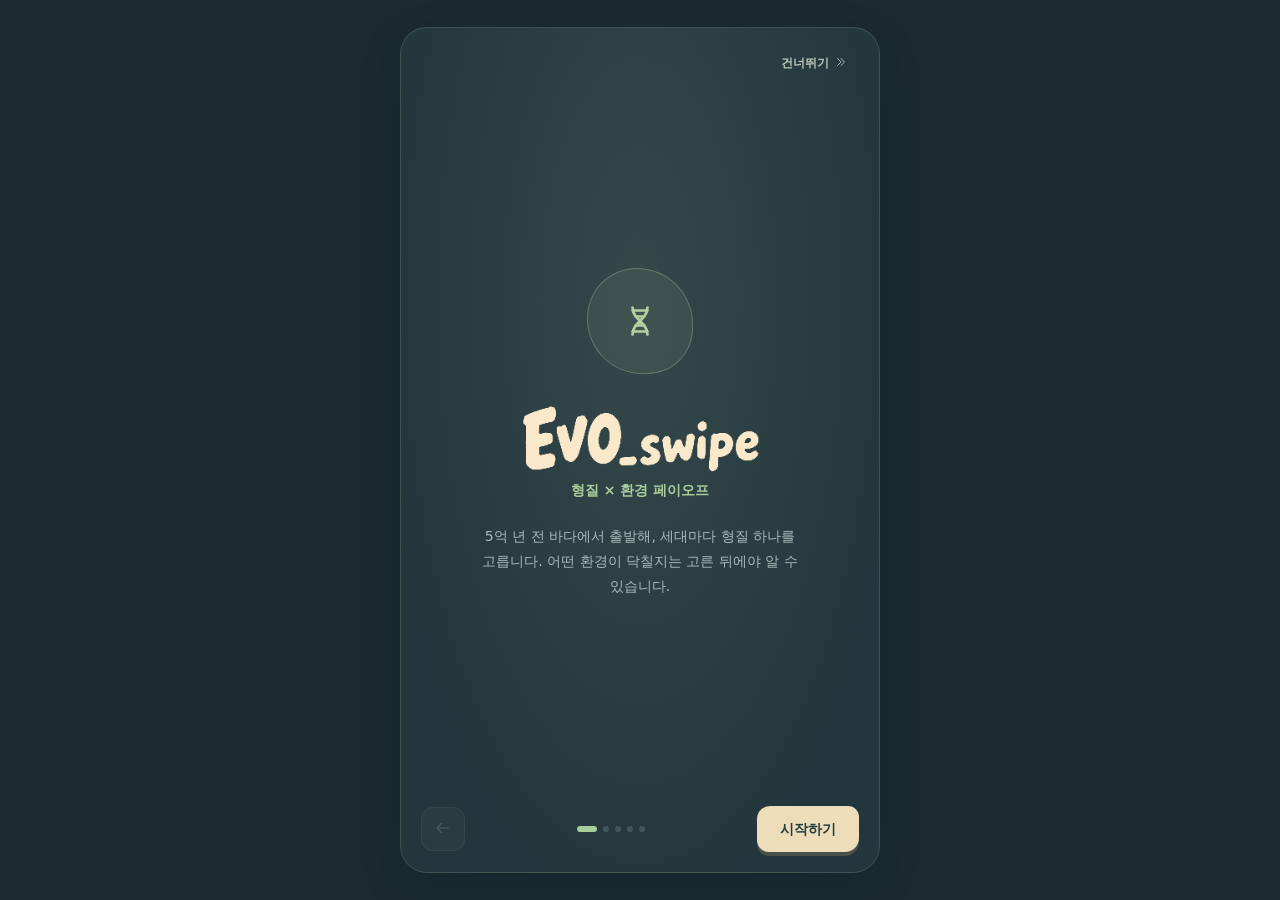
<file: qa/captures/iteration-4/index.html>
<!DOCTYPE html>
<html lang="ko">
<head>
<meta charset="UTF-8">
<meta name="viewport" content="width=device-width, initial-scale=1.0">
<title>EVO SWIPE — 형질 × 환경</title>
<style>
/* Self-contained presentation utilities. No runtime compiler or external fonts. */
*,::before,::after{box-sizing:border-box;border-width:0;border-style:solid;border-color:#44515a}
html{line-height:1.5;-webkit-text-size-adjust:100%;tab-size:4}
body{margin:0}h1,h2,h3,p{margin:0}h1,h2,h3{font-size:inherit;font-weight:inherit}
button,input,select{font:inherit;color:inherit;margin:0}button{background:transparent;cursor:pointer}button:disabled{cursor:default}input,select{min-width:0}svg{display:block}button i{pointer-events:none}
.absolute{position:absolute}
.relative{position:relative}
.fixed{position:fixed}
.flex{display:flex}
.inline-block{display:inline-block}
.grid{display:grid}
.hidden{display:none}
.flex-col{flex-direction:column}
.flex-wrap{flex-wrap:wrap}
.flex-1{flex:1 1 0%}
.shrink-0{flex-shrink:0}
.items-center{align-items:center}
.items-end{align-items:flex-end}
.items-start{align-items:flex-start}
.justify-center{justify-content:center}
.justify-between{justify-content:space-between}
.justify-end{justify-content:flex-end}
.grid-cols-2{grid-template-columns:repeat(2,minmax(0,1fr))}
.w-full{width:100%}
.h-full{height:100%}
.min-h-screen{min-height:100vh}
.min-h-0{min-height:0}
.min-w-0{min-width:0}
.max-w-xs{max-width:20rem}
.max-w-sm{max-width:24rem}
.max-w-md{max-width:28rem}
.max-w-5xl{max-width:64rem}
.max-h-full{max-height:100%}
.overflow-hidden{overflow:hidden}
.overflow-y-auto{overflow-y:auto}
.pointer-events-none{pointer-events:none}
.cursor-grab{cursor:grab}
.origin-top-left{transform-origin:top left}
.inset-0{inset:0}
.inset-x-0{left:0;right:0}
.mx-auto{margin-left:auto;margin-right:auto}
.my-auto{margin-top:auto;margin-bottom:auto}
.text-center{text-align:center}
.text-left{text-align:left}
.whitespace-nowrap{white-space:nowrap}
.truncate{overflow:hidden;text-overflow:ellipsis;white-space:nowrap}
.font-semibold{font-weight:600}
.font-bold{font-weight:700}
.font-extrabold{font-weight:800}
.font-mono{font-family:Consolas,monospace}
.leading-none{line-height:1}
.leading-tight{line-height:1.25}
.leading-snug{line-height:1.375}
.leading-relaxed{line-height:1.625}
.tracking-tight{letter-spacing:-.025em}
.border{border-width:1px}
.border-t{border-top-width:1px}
.border-b{border-bottom-width:1px}
.opacity-0{opacity:0}
.opacity-80{opacity:.8}
.rotate-6{transform:rotate(6deg)}
.transition{transition:color .15s,background-color .15s,border-color .15s,opacity .15s,transform .15s}
.transition-all{transition:all .15s}
.transition-opacity{transition:opacity .15s}
.duration-300{transition-duration:.3s}
.duration-500{transition-duration:.5s}
.shadow-2xl{box-shadow:0 22px 45px #09141940}
.shadow-lg{box-shadow:0 10px 15px #0002}
.ring-2{outline:2px solid #a9ce9b;outline-offset:2px}
.bg-evoDark{background-color:#1c272d}
.bg-gradient-to-br{background-image:linear-gradient(135deg,var(--from,#293d42),var(--to,#1e2e33))}
.bg-gradient-to-r{background-image:linear-gradient(90deg,var(--from,#a9ce9b),var(--to,#8cb7a2))}
.from-slate-800{--from:#293a40}
.to-slate-900{--to:#1e2d32}
.from-emerald-500{--from:#a9ce9b}
.to-teal-600{--to:#8cb7a2}
.p-1{padding:0.25rem}
.p-2{padding:0.5rem}
.p-3{padding:0.75rem}
.p-3\.5{padding:0.875rem}
.p-4{padding:1rem}
.p-6{padding:1.5rem}
.px-1{padding-left:0.25rem;padding-right:0.25rem}
.px-1\.5{padding-left:0.375rem;padding-right:0.375rem}
.px-2{padding-left:0.5rem;padding-right:0.5rem}
.px-2\.5{padding-left:0.625rem;padding-right:0.625rem}
.px-3{padding-left:0.75rem;padding-right:0.75rem}
.px-3\.5{padding-left:0.875rem;padding-right:0.875rem}
.px-4{padding-left:1rem;padding-right:1rem}
.px-6{padding-left:1.5rem;padding-right:1.5rem}
.py-0\.5{padding-top:0.125rem;padding-bottom:0.125rem}
.py-1{padding-top:0.25rem;padding-bottom:0.25rem}
.py-1\.5{padding-top:0.375rem;padding-bottom:0.375rem}
.py-2{padding-top:0.5rem;padding-bottom:0.5rem}
.py-2\.5{padding-top:0.625rem;padding-bottom:0.625rem}
.py-3{padding-top:0.75rem;padding-bottom:0.75rem}
.pt-3{padding-top:0.75rem}
.pt-5{padding-top:1.25rem}
.pb-3{padding-bottom:0.75rem}
.pb-4{padding-bottom:1rem}
.mt-0\.5{margin-top:0.125rem}
.mt-1{margin-top:0.25rem}
.mt-1\.5{margin-top:0.375rem}
.mt-2{margin-top:0.5rem}
.mt-3{margin-top:0.75rem}
.mt-4{margin-top:1rem}
.mt-5{margin-top:1.25rem}
.mt-6{margin-top:1.5rem}
.mb-1{margin-bottom:0.25rem}
.mb-1\.5{margin-bottom:0.375rem}
.mb-2{margin-bottom:0.5rem}
.mb-2\.5{margin-bottom:0.625rem}
.mb-3{margin-bottom:0.75rem}
.mb-4{margin-bottom:1rem}
.mb-5{margin-bottom:1.25rem}
.ml-1{margin-left:0.25rem}
.ml-1\.5{margin-left:0.375rem}
.mr-1{margin-right:0.25rem}
.mr-1\.5{margin-right:0.375rem}
.mr-2{margin-right:0.5rem}
.gap-1{gap:0.25rem}
.gap-1\.5{gap:0.375rem}
.gap-2{gap:0.5rem}
.gap-3{gap:0.75rem}
.gap-x-4{column-gap:1rem}
.gap-y-1{row-gap:0.25rem}
.w-1\.5{width:0.375rem}
.w-2\.5{width:0.625rem}
.w-3{width:0.75rem}
.w-5{width:1.25rem}
.w-8{width:2rem}
.w-10{width:2.5rem}
.w-11{width:2.75rem}
.w-16{width:4rem}
.w-20{width:5rem}
.w-24{width:6rem}
.h-0\.5{height:0.125rem}
.h-1\.5{height:0.375rem}
.h-2\.5{height:0.625rem}
.h-3{height:0.75rem}
.h-4{height:1rem}
.h-8{height:2rem}
.h-9{height:2.25rem}
.h-11{height:2.75rem}
.h-16{height:4rem}
.h-20{height:5rem}
.h-24{height:6rem}
.top-0{top:0rem}
.top-4{top:1rem}
.top-5{top:1.25rem}
.left-0{left:0rem}
.left-4{left:1rem}
.left-5{left:1.25rem}
.right-4{right:1rem}
.right-5{right:1.25rem}
.bottom-3{bottom:0.75rem}
.rounded-sm{border-radius:.125rem}
.rounded{border-radius:.25rem}
.rounded-lg{border-radius:.5rem}
.rounded-xl{border-radius:.75rem}
.rounded-2xl{border-radius:1rem}
.rounded-3xl{border-radius:1.5rem}
.rounded-full{border-radius:9999px}
.text-xs{font-size:.75rem;line-height:1rem}
.text-sm{font-size:.875rem;line-height:1.25rem}
.text-base{font-size:1rem;line-height:1.5rem}
.text-lg{font-size:1.125rem;line-height:1.75rem}
.text-xl{font-size:1.25rem;line-height:1.75rem}
.text-2xl{font-size:1.5rem;line-height:2rem}
.text-3xl{font-size:1.875rem;line-height:2.25rem}
.text-4xl{font-size:2.25rem;line-height:2.5rem}
.text-\[9px\]{font-size:9px}
.text-\[10px\]{font-size:10px}
.text-\[11px\]{font-size:11px}
.h-\[240px\]{height:240px}
.h-\[420px\]{height:420px}
.h-\[94vh\]{height:94vh}
.max-h-\[88vh\]{max-height:88vh}
.max-h-\[94vh\]{max-height:94vh}
.max-w-\[17rem\]{max-width:17rem}
.max-w-\[48\%\]{max-width:48%}
.leading-\[1\.25\]{line-height:1.25}
.text-slate-100{color:#f5e7cb}
.bg-slate-100{background-color:#f5e7cb}
.text-slate-200{color:#e3e5db}
.text-slate-300{color:#c4cecb}
.text-slate-400{color:#a7b9b8}
.text-slate-500{color:#91a5a7}
.bg-slate-500{background-color:#91a5a7}
.text-slate-600{color:#637b80}
.border-slate-600{border-color:#637b80}
.bg-slate-700{background-color:#40565e}
.border-slate-700{border-color:#40565e}
.border-slate-700\/50{border-color:#40565e7f}
.border-slate-700\/60{border-color:#40565e99}
.bg-slate-800{background-color:#2b3b42}
.bg-slate-800\/90{background-color:#2b3b42e5}
.border-slate-800{border-color:#2b3b42}
.text-slate-900{color:#202e34}
.bg-slate-900{background-color:#202e34}
.bg-slate-900\/60{background-color:#202e3499}
.text-slate-950{color:#16232a}
.bg-slate-950\/85{background-color:#16232ad9}
.bg-slate-950\/90{background-color:#16232ae5}
.bg-slate-950\/95{background-color:#16232af2}
.text-emerald-200{color:#cfe3c2}
.text-emerald-300{color:#c1dbb0}
.text-emerald-400{color:#a9ce9b}
.bg-emerald-400{background-color:#a9ce9b}
.bg-emerald-500{background-color:#91b98b}
.bg-emerald-500\/10{background-color:#91b98b1a}
.bg-emerald-500\/12{background-color:#91b98b1f}
.bg-emerald-500\/15{background-color:#91b98b26}
.bg-emerald-500\/20{background-color:#91b98b33}
.bg-emerald-500\/25{background-color:#91b98b40}
.border-emerald-500\/30{border-color:#91b98b4c}
.border-emerald-500\/45{border-color:#91b98b73}
.text-amber-400{color:#e7c786}
.bg-amber-500\/10{background-color:#d3ac691a}
.border-amber-500\/30{border-color:#d3ac694c}
.text-rose-200{color:#efd0c9}
.text-rose-300{color:#ebb9ad}
.text-rose-400{color:#e3a092}
.bg-rose-400{background-color:#e3a092}
.bg-rose-500\/10{background-color:#d88a841a}
.bg-rose-500\/12{background-color:#d88a841f}
.bg-rose-500\/25{background-color:#d88a8440}
.border-rose-500\/30{border-color:#d88a844c}
.border-rose-500\/45{border-color:#d88a8473}
.bg-rose-900\/50{background-color:#6f353b7f}
.text-indigo-300{color:#c5bdce}
.bg-indigo-500\/20{background-color:#9b8fa933}
.border-indigo-500\/30{border-color:#9b8fa94c}
.z-30{z-index:30}
.z-50{z-index:50}
.z-\[60\]{z-index:60}
.space-y-1>*+*{margin-top:0.25rem}
.space-y-2>*+*{margin-top:0.5rem}
.space-y-4>*+*{margin-top:1.0rem}
.space-x-2>*+*{margin-left:.5rem}
.disabled\:opacity-30:disabled{opacity:.3}
.active\:scale-95:active{transform:scale(.95)}
.disabled\:active\:scale-100:disabled:active{transform:scale(1)}
.active\:cursor-grabbing:active{cursor:grabbing}
.hover\:text-slate-100:hover{color:#f5e7cb}
.hover\:bg-slate-600:hover,.hover\:bg-slate-700\/50:hover{background-color:#40565e}
@media(min-width:640px){.sm\:inline{display:inline}.sm\:p-4{padding:1rem}}
.fa-solid{display:inline-block;width:1em;height:1em;vertical-align:-.12em;background-color:currentColor;mask:var(--evo-icon) center/contain no-repeat;-webkit-mask:var(--evo-icon) center/contain no-repeat;flex-shrink:0}
.fa-dna{--evo-icon:url("data:image/svg+xml,%3Csvg%20xmlns%3D%22http%3A%2F%2Fwww.w3.org%2F2000%2Fsvg%22%20viewBox%3D%220%200%2024%2024%22%3E%3Cpath%20d%3D%22M7%203c0%208%2010%2010%2010%2018M17%203c0%208-10%2010-10%2018M7%205h10M9%209h6M9%2015h6M7%2019h10%22%20fill%3D%22none%22%20stroke%3D%22black%22%20stroke-width%3D%221.8%22%20stroke-linecap%3D%22round%22%20stroke-linejoin%3D%22round%22%2F%3E%3C%2Fsvg%3E")}
.fa-sitemap{--evo-icon:url("data:image/svg+xml,%3Csvg%20xmlns%3D%22http%3A%2F%2Fwww.w3.org%2F2000%2Fsvg%22%20viewBox%3D%220%200%2024%2024%22%3E%3Cpath%20d%3D%22M12%203v7M5%2014v-4h14v4M3%2015h4v5H3zM10%2015h4v5h-4zM17%2015h4v5h-4zM10%202h4v4h-4z%22%20fill%3D%22none%22%20stroke%3D%22black%22%20stroke-width%3D%221.8%22%20stroke-linecap%3D%22round%22%20stroke-linejoin%3D%22round%22%2F%3E%3C%2Fsvg%3E")}
.fa-flask{--evo-icon:url("data:image/svg+xml,%3Csvg%20xmlns%3D%22http%3A%2F%2Fwww.w3.org%2F2000%2Fsvg%22%20viewBox%3D%220%200%2024%2024%22%3E%3Cpath%20d%3D%22M9%202h6M10%202v7L4%2019q0%203%203%203h10q3%200%203-3L14%209V2M7%2015h10%22%20fill%3D%22none%22%20stroke%3D%22black%22%20stroke-width%3D%221.8%22%20stroke-linecap%3D%22round%22%20stroke-linejoin%3D%22round%22%2F%3E%3C%2Fsvg%3E")}
.fa-question{--evo-icon:url("data:image/svg+xml,%3Csvg%20xmlns%3D%22http%3A%2F%2Fwww.w3.org%2F2000%2Fsvg%22%20viewBox%3D%220%200%2024%2024%22%3E%3Cpath%20d%3D%22M8%207c0-6%2010-6%2010%200%200%204-6%203-6%207M12%2019v1%22%20fill%3D%22none%22%20stroke%3D%22black%22%20stroke-width%3D%221.8%22%20stroke-linecap%3D%22round%22%20stroke-linejoin%3D%22round%22%2F%3E%3C%2Fsvg%3E")}
.fa-xmark{--evo-icon:url("data:image/svg+xml,%3Csvg%20xmlns%3D%22http%3A%2F%2Fwww.w3.org%2F2000%2Fsvg%22%20viewBox%3D%220%200%2024%2024%22%3E%3Cpath%20d%3D%22M5%205l14%2014M19%205%205%2019%22%20fill%3D%22none%22%20stroke%3D%22black%22%20stroke-width%3D%221.8%22%20stroke-linecap%3D%22round%22%20stroke-linejoin%3D%22round%22%2F%3E%3C%2Fsvg%3E")}
.fa-plus{--evo-icon:url("data:image/svg+xml,%3Csvg%20xmlns%3D%22http%3A%2F%2Fwww.w3.org%2F2000%2Fsvg%22%20viewBox%3D%220%200%2024%2024%22%3E%3Cpath%20d%3D%22M5%2012h14M12%205v14%22%20fill%3D%22none%22%20stroke%3D%22black%22%20stroke-width%3D%221.8%22%20stroke-linecap%3D%22round%22%20stroke-linejoin%3D%22round%22%2F%3E%3C%2Fsvg%3E")}
.fa-minus{--evo-icon:url("data:image/svg+xml,%3Csvg%20xmlns%3D%22http%3A%2F%2Fwww.w3.org%2F2000%2Fsvg%22%20viewBox%3D%220%200%2024%2024%22%3E%3Cpath%20d%3D%22M5%2012h14%22%20fill%3D%22none%22%20stroke%3D%22black%22%20stroke-width%3D%221.8%22%20stroke-linecap%3D%22round%22%20stroke-linejoin%3D%22round%22%2F%3E%3C%2Fsvg%3E")}
.fa-arrow-left{--evo-icon:url("data:image/svg+xml,%3Csvg%20xmlns%3D%22http%3A%2F%2Fwww.w3.org%2F2000%2Fsvg%22%20viewBox%3D%220%200%2024%2024%22%3E%3Cpath%20d%3D%22M20%2012H4M10%205l-7%207%207%207%22%20fill%3D%22none%22%20stroke%3D%22black%22%20stroke-width%3D%221.8%22%20stroke-linecap%3D%22round%22%20stroke-linejoin%3D%22round%22%2F%3E%3C%2Fsvg%3E")}
.fa-arrow-right{--evo-icon:url("data:image/svg+xml,%3Csvg%20xmlns%3D%22http%3A%2F%2Fwww.w3.org%2F2000%2Fsvg%22%20viewBox%3D%220%200%2024%2024%22%3E%3Cpath%20d%3D%22M4%2012h16M14%205l7%207-7%207%22%20fill%3D%22none%22%20stroke%3D%22black%22%20stroke-width%3D%221.8%22%20stroke-linecap%3D%22round%22%20stroke-linejoin%3D%22round%22%2F%3E%3C%2Fsvg%3E")}
.fa-arrow-down-long{--evo-icon:url("data:image/svg+xml,%3Csvg%20xmlns%3D%22http%3A%2F%2Fwww.w3.org%2F2000%2Fsvg%22%20viewBox%3D%220%200%2024%2024%22%3E%3Cpath%20d%3D%22M12%202v19M6%2015l6%206%206-6%22%20fill%3D%22none%22%20stroke%3D%22black%22%20stroke-width%3D%221.8%22%20stroke-linecap%3D%22round%22%20stroke-linejoin%3D%22round%22%2F%3E%3C%2Fsvg%3E")}
.fa-arrows-left-right{--evo-icon:url("data:image/svg+xml,%3Csvg%20xmlns%3D%22http%3A%2F%2Fwww.w3.org%2F2000%2Fsvg%22%20viewBox%3D%220%200%2024%2024%22%3E%3Cpath%20d%3D%22M3%208h18M7%204%203%208l4%204M21%2016H3M17%2012l4%204-4%204%22%20fill%3D%22none%22%20stroke%3D%22black%22%20stroke-width%3D%221.8%22%20stroke-linecap%3D%22round%22%20stroke-linejoin%3D%22round%22%2F%3E%3C%2Fsvg%3E")}
.fa-arrows-spin{--evo-icon:url("data:image/svg+xml,%3Csvg%20xmlns%3D%22http%3A%2F%2Fwww.w3.org%2F2000%2Fsvg%22%20viewBox%3D%220%200%2024%2024%22%3E%3Cpath%20d%3D%22M3%2010a9%209%200%200%201%2016-4M19%202v5h-5M21%2014A9%209%200%200%201%205%2018M5%2022v-5h5%22%20fill%3D%22none%22%20stroke%3D%22black%22%20stroke-width%3D%221.8%22%20stroke-linecap%3D%22round%22%20stroke-linejoin%3D%22round%22%2F%3E%3C%2Fsvg%3E")}
.fa-rotate-left{--evo-icon:url("data:image/svg+xml,%3Csvg%20xmlns%3D%22http%3A%2F%2Fwww.w3.org%2F2000%2Fsvg%22%20viewBox%3D%220%200%2024%2024%22%3E%3Cpath%20d%3D%22M3%2010a9%209%200%201%201%202%209M3%203v7h7%22%20fill%3D%22none%22%20stroke%3D%22black%22%20stroke-width%3D%221.8%22%20stroke-linecap%3D%22round%22%20stroke-linejoin%3D%22round%22%2F%3E%3C%2Fsvg%3E")}
.fa-angles-right{--evo-icon:url("data:image/svg+xml,%3Csvg%20xmlns%3D%22http%3A%2F%2Fwww.w3.org%2F2000%2Fsvg%22%20viewBox%3D%220%200%2024%2024%22%3E%3Cpath%20d%3D%22M5%205l7%207-7%207M12%205l7%207-7%207%22%20fill%3D%22none%22%20stroke%3D%22black%22%20stroke-width%3D%221.8%22%20stroke-linecap%3D%22round%22%20stroke-linejoin%3D%22round%22%2F%3E%3C%2Fsvg%3E")}
.fa-forward{--evo-icon:url("data:image/svg+xml,%3Csvg%20xmlns%3D%22http%3A%2F%2Fwww.w3.org%2F2000%2Fsvg%22%20viewBox%3D%220%200%2024%2024%22%3E%3Cpath%20d%3D%22M3%205l8%207-8%207zM12%205l8%207-8%207z%22%20fill%3D%22none%22%20stroke%3D%22black%22%20stroke-width%3D%221.8%22%20stroke-linecap%3D%22round%22%20stroke-linejoin%3D%22round%22%2F%3E%3C%2Fsvg%3E")}
.fa-check{--evo-icon:url("data:image/svg+xml,%3Csvg%20xmlns%3D%22http%3A%2F%2Fwww.w3.org%2F2000%2Fsvg%22%20viewBox%3D%220%200%2024%2024%22%3E%3Cpath%20d%3D%22M4%2012l5%205L20%206%22%20fill%3D%22none%22%20stroke%3D%22black%22%20stroke-width%3D%221.8%22%20stroke-linecap%3D%22round%22%20stroke-linejoin%3D%22round%22%2F%3E%3C%2Fsvg%3E")}
.fa-hand-pointer{--evo-icon:url("data:image/svg+xml,%3Csvg%20xmlns%3D%22http%3A%2F%2Fwww.w3.org%2F2000%2Fsvg%22%20viewBox%3D%220%200%2024%2024%22%3E%3Cpath%20d%3D%22M8%2013V4a2%202%200%200%201%204%200v8-2c4-4%208%200%208%203v5l-3%204h-7l-7-8q-1-4%203-2l2%201%22%20fill%3D%22none%22%20stroke%3D%22black%22%20stroke-width%3D%221.8%22%20stroke-linecap%3D%22round%22%20stroke-linejoin%3D%22round%22%2F%3E%3C%2Fsvg%3E")}
.fa-hand{--evo-icon:url("data:image/svg+xml,%3Csvg%20xmlns%3D%22http%3A%2F%2Fwww.w3.org%2F2000%2Fsvg%22%20viewBox%3D%220%200%2024%2024%22%3E%3Cpath%20d%3D%22M6%2012V6M10%2012V3M14%2012V4M18%2012V7M6%2011q-7-3-2%206l5%205h7l4-6V9%22%20fill%3D%22none%22%20stroke%3D%22black%22%20stroke-width%3D%221.8%22%20stroke-linecap%3D%22round%22%20stroke-linejoin%3D%22round%22%2F%3E%3C%2Fsvg%3E")}
.fa-table-cells{--evo-icon:url("data:image/svg+xml,%3Csvg%20xmlns%3D%22http%3A%2F%2Fwww.w3.org%2F2000%2Fsvg%22%20viewBox%3D%220%200%2024%2024%22%3E%3Cpath%20d%3D%22M3%203h18v18H3zM3%209h18M3%2015h18M9%203v18M15%203v18%22%20fill%3D%22none%22%20stroke%3D%22black%22%20stroke-width%3D%221.8%22%20stroke-linecap%3D%22round%22%20stroke-linejoin%3D%22round%22%2F%3E%3C%2Fsvg%3E")}
.fa-circle-dot{--evo-icon:url("data:image/svg+xml,%3Csvg%20xmlns%3D%22http%3A%2F%2Fwww.w3.org%2F2000%2Fsvg%22%20viewBox%3D%220%200%2024%2024%22%3E%3Cpath%20d%3D%22M21%2012a9%209%200%201%201-18%200%209%209%200%200%201%2018%200M15%2012a3%203%200%201%201-6%200%203%203%200%200%201%206%200%22%20fill%3D%22none%22%20stroke%3D%22black%22%20stroke-width%3D%221.8%22%20stroke-linecap%3D%22round%22%20stroke-linejoin%3D%22round%22%2F%3E%3C%2Fsvg%3E")}
.fa-worm{--evo-icon:url("data:image/svg+xml,%3Csvg%20xmlns%3D%22http%3A%2F%2Fwww.w3.org%2F2000%2Fsvg%22%20viewBox%3D%220%200%2024%2024%22%3E%3Cpath%20d%3D%22M3%2016c3-8%206%206%2011-3s11-8%206-2-6%2013-13%209-7%202-4-4zM17%207h.1%22%20fill%3D%22none%22%20stroke%3D%22black%22%20stroke-width%3D%221.8%22%20stroke-linecap%3D%22round%22%20stroke-linejoin%3D%22round%22%2F%3E%3C%2Fsvg%3E")}
.fa-fish{--evo-icon:url("data:image/svg+xml,%3Csvg%20xmlns%3D%22http%3A%2F%2Fwww.w3.org%2F2000%2Fsvg%22%20viewBox%3D%220%200%2024%2024%22%3E%3Cpath%20d%3D%22M18%2012c-3-8-9-8-13-2L1%206v12l4-4c4%206%2010%206%2013-2zM14%2010h.1%22%20fill%3D%22none%22%20stroke%3D%22black%22%20stroke-width%3D%221.8%22%20stroke-linecap%3D%22round%22%20stroke-linejoin%3D%22round%22%2F%3E%3C%2Fsvg%3E")}
.fa-fish-fins{--evo-icon:url("data:image/svg+xml,%3Csvg%20xmlns%3D%22http%3A%2F%2Fwww.w3.org%2F2000%2Fsvg%22%20viewBox%3D%220%200%2024%2024%22%3E%3Cpath%20d%3D%22M21%2012c-4-8-10-8-14-2L2%206v12l5-4c4%206%2010%206%2014-2zM16%2010h.1M10%206l3-4%203%205M10%2018l3%204%203-5%22%20fill%3D%22none%22%20stroke%3D%22black%22%20stroke-width%3D%221.8%22%20stroke-linecap%3D%22round%22%20stroke-linejoin%3D%22round%22%2F%3E%3C%2Fsvg%3E")}
.fa-shield-halved{--evo-icon:url("data:image/svg+xml,%3Csvg%20xmlns%3D%22http%3A%2F%2Fwww.w3.org%2F2000%2Fsvg%22%20viewBox%3D%220%200%2024%2024%22%3E%3Cpath%20d%3D%22M12%202%203%206v7q1%207%209%2010%208-3%209-10V6zM12%202v20%22%20fill%3D%22none%22%20stroke%3D%22black%22%20stroke-width%3D%221.8%22%20stroke-linecap%3D%22round%22%20stroke-linejoin%3D%22round%22%2F%3E%3C%2Fsvg%3E")}
.fa-lungs{--evo-icon:url("data:image/svg+xml,%3Csvg%20xmlns%3D%22http%3A%2F%2Fwww.w3.org%2F2000%2Fsvg%22%20viewBox%3D%220%200%2024%2024%22%3E%3Cpath%20d%3D%22M10%202v8c-6-5-9%204-9%209s9%203%209-2v-7M14%202v8c6-5%209%204%209%209s-9%203-9-2v-7%22%20fill%3D%22none%22%20stroke%3D%22black%22%20stroke-width%3D%221.8%22%20stroke-linecap%3D%22round%22%20stroke-linejoin%3D%22round%22%2F%3E%3C%2Fsvg%3E")}
.fa-water{--evo-icon:url("data:image/svg+xml,%3Csvg%20xmlns%3D%22http%3A%2F%2Fwww.w3.org%2F2000%2Fsvg%22%20viewBox%3D%220%200%2024%2024%22%3E%3Cpath%20d%3D%22M1%206q3%204%206%200t6%200%206%200M1%2012q3%204%206%200t6%200%206%200M1%2018q3%204%206%200t6%200%206%200%22%20fill%3D%22none%22%20stroke%3D%22black%22%20stroke-width%3D%221.8%22%20stroke-linecap%3D%22round%22%20stroke-linejoin%3D%22round%22%2F%3E%3C%2Fsvg%3E")}
.fa-sun{--evo-icon:url("data:image/svg+xml,%3Csvg%20xmlns%3D%22http%3A%2F%2Fwww.w3.org%2F2000%2Fsvg%22%20viewBox%3D%220%200%2024%2024%22%3E%3Cpath%20d%3D%22M17%2012a5%205%200%201%201-10%200%205%205%200%200%201%2010%200M12%201v3M12%2020v3M1%2012h3M20%2012h3M4%204l2%202M18%2018l2%202M4%2020l2-2M18%206l2-2%22%20fill%3D%22none%22%20stroke%3D%22black%22%20stroke-width%3D%221.8%22%20stroke-linecap%3D%22round%22%20stroke-linejoin%3D%22round%22%2F%3E%3C%2Fsvg%3E")}
.fa-snowflake{--evo-icon:url("data:image/svg+xml,%3Csvg%20xmlns%3D%22http%3A%2F%2Fwww.w3.org%2F2000%2Fsvg%22%20viewBox%3D%220%200%2024%2024%22%3E%3Cpath%20d%3D%22M12%201v22M2%206l20%2012M2%2018%2022%206M8%203l4%204%204-4M8%2021l4-4%204%204M2%2010l5-1V4M22%2014l-5%201v5M2%2014l5%201v5M22%2010l-5-1V4%22%20fill%3D%22none%22%20stroke%3D%22black%22%20stroke-width%3D%221.8%22%20stroke-linecap%3D%22round%22%20stroke-linejoin%3D%22round%22%2F%3E%3C%2Fsvg%3E")}
.fa-fire{--evo-icon:url("data:image/svg+xml,%3Csvg%20xmlns%3D%22http%3A%2F%2Fwww.w3.org%2F2000%2Fsvg%22%20viewBox%3D%220%200%2024%2024%22%3E%3Cpath%20d%3D%22M12%201c2%207%209%209%209%2015a9%209%200%200%201-18%200c0-5%206-8%206-11l1%207c4-3%203-7%202-11z%22%20fill%3D%22none%22%20stroke%3D%22black%22%20stroke-width%3D%221.8%22%20stroke-linecap%3D%22round%22%20stroke-linejoin%3D%22round%22%2F%3E%3C%2Fsvg%3E")}
.fa-tree{--evo-icon:url("data:image/svg+xml,%3Csvg%20xmlns%3D%22http%3A%2F%2Fwww.w3.org%2F2000%2Fsvg%22%20viewBox%3D%220%200%2024%2024%22%3E%3Cpath%20d%3D%22M12%201%204%2010h4l-6%207h8v6h4v-6h8l-6-7h4z%22%20fill%3D%22none%22%20stroke%3D%22black%22%20stroke-width%3D%221.8%22%20stroke-linecap%3D%22round%22%20stroke-linejoin%3D%22round%22%2F%3E%3C%2Fsvg%3E")}
.fa-droplet-slash{--evo-icon:url("data:image/svg+xml,%3Csvg%20xmlns%3D%22http%3A%2F%2Fwww.w3.org%2F2000%2Fsvg%22%20viewBox%3D%220%200%2024%2024%22%3E%3Cpath%20d%3D%22M10%203%204%2012q-5%2010%207%2011%209-1%208-10l-2-4M2%202l20%2020%22%20fill%3D%22none%22%20stroke%3D%22black%22%20stroke-width%3D%221.8%22%20stroke-linecap%3D%22round%22%20stroke-linejoin%3D%22round%22%2F%3E%3C%2Fsvg%3E")}
.fa-temperature-low{--evo-icon:url("data:image/svg+xml,%3Csvg%20xmlns%3D%22http%3A%2F%2Fwww.w3.org%2F2000%2Fsvg%22%20viewBox%3D%220%200%2024%2024%22%3E%3Cpath%20d%3D%22M9%203a3%203%200%200%201%206%200v11a5%205%200%201%201-6%200zM12%208v10M19%204h3M19%208h3%22%20fill%3D%22none%22%20stroke%3D%22black%22%20stroke-width%3D%221.8%22%20stroke-linecap%3D%22round%22%20stroke-linejoin%3D%22round%22%2F%3E%3C%2Fsvg%3E")}
.fa-meteor{--evo-icon:url("data:image/svg+xml,%3Csvg%20xmlns%3D%22http%3A%2F%2Fwww.w3.org%2F2000%2Fsvg%22%20viewBox%3D%220%200%2024%2024%22%3E%3Cpath%20d%3D%22M22%202%207%209a7%207%200%201%200%208%2010zM13%203%205%207M21%2012l-4%209M8%2014h.1M10%2018h.1%22%20fill%3D%22none%22%20stroke%3D%22black%22%20stroke-width%3D%221.8%22%20stroke-linecap%3D%22round%22%20stroke-linejoin%3D%22round%22%2F%3E%3C%2Fsvg%3E")}
.fa-wheat-awn{--evo-icon:url("data:image/svg+xml,%3Csvg%20xmlns%3D%22http%3A%2F%2Fwww.w3.org%2F2000%2Fsvg%22%20viewBox%3D%220%200%2024%2024%22%3E%3Cpath%20d%3D%22M12%2023V3M12%208Q3%2010%205%203q7%200%207%205M12%2014q-9%202-7-5%207%200%207%205M12%208q9%202%207-5-7%200-7%205M12%2014q9%202%207-5-7%200-7%205%22%20fill%3D%22none%22%20stroke%3D%22black%22%20stroke-width%3D%221.8%22%20stroke-linecap%3D%22round%22%20stroke-linejoin%3D%22round%22%2F%3E%3C%2Fsvg%3E")}
.fa-bone{--evo-icon:url("data:image/svg+xml,%3Csvg%20xmlns%3D%22http%3A%2F%2Fwww.w3.org%2F2000%2Fsvg%22%20viewBox%3D%220%200%2024%2024%22%3E%3Cpath%20d%3D%22M8%205%2019%2016c7-1%204%208%200%205-3%204-9%200-5-4L4%208C-3%209%200%200%204%203c3-4%209%200%204%202z%22%20fill%3D%22none%22%20stroke%3D%22black%22%20stroke-width%3D%221.8%22%20stroke-linecap%3D%22round%22%20stroke-linejoin%3D%22round%22%2F%3E%3C%2Fsvg%3E")}
.fa-chart-line-down{--evo-icon:url("data:image/svg+xml,%3Csvg%20xmlns%3D%22http%3A%2F%2Fwww.w3.org%2F2000%2Fsvg%22%20viewBox%3D%220%200%2024%2024%22%3E%3Cpath%20d%3D%22M2%202v20h20M5%206l6%206%204-3%207%208M17%2017h5v-5%22%20fill%3D%22none%22%20stroke%3D%22black%22%20stroke-width%3D%221.8%22%20stroke-linecap%3D%22round%22%20stroke-linejoin%3D%22round%22%2F%3E%3C%2Fsvg%3E")}
.fa-egg{--evo-icon:url("data:image/svg+xml,%3Csvg%20xmlns%3D%22http%3A%2F%2Fwww.w3.org%2F2000%2Fsvg%22%20viewBox%3D%220%200%2024%2024%22%3E%3Cpath%20d%3D%22M12%202c-9%200-16%2020%200%2020S21%202%2012%202z%22%20fill%3D%22none%22%20stroke%3D%22black%22%20stroke-width%3D%221.8%22%20stroke-linecap%3D%22round%22%20stroke-linejoin%3D%22round%22%2F%3E%3C%2Fsvg%3E")}
.fa-paw{--evo-icon:url("data:image/svg+xml,%3Csvg%20xmlns%3D%22http%3A%2F%2Fwww.w3.org%2F2000%2Fsvg%22%20viewBox%3D%220%200%2024%2024%22%3E%3Cpath%20d%3D%22M8%2014q4-5%208%200%208%209-4%207-12%202-4-7zM6%206a2%203%200%201%201-4%200%202%203%200%201%201%204%200M13%204a2%203%200%201%201-4%200%202%203%200%201%201%204%200M21%206a2%203%200%201%201-4%200%202%203%200%201%201%204%200%22%20fill%3D%22none%22%20stroke%3D%22black%22%20stroke-width%3D%221.8%22%20stroke-linecap%3D%22round%22%20stroke-linejoin%3D%22round%22%2F%3E%3C%2Fsvg%3E")}
.fa-frog{--evo-icon:url("data:image/svg+xml,%3Csvg%20xmlns%3D%22http%3A%2F%2Fwww.w3.org%2F2000%2Fsvg%22%20viewBox%3D%220%200%2024%2024%22%3E%3Cpath%20d%3D%22M7%205a3%203%200%201%201-4%202M21%207a3%203%200%201%200-4-2M4%209q8-7%2016%200v7q-8%206-16%200zM7%2014q5%204%2010%200%22%20fill%3D%22none%22%20stroke%3D%22black%22%20stroke-width%3D%221.8%22%20stroke-linecap%3D%22round%22%20stroke-linejoin%3D%22round%22%2F%3E%3C%2Fsvg%3E")}
.fa-cat{--evo-icon:url("data:image/svg+xml,%3Csvg%20xmlns%3D%22http%3A%2F%2Fwww.w3.org%2F2000%2Fsvg%22%20viewBox%3D%220%200%2024%2024%22%3E%3Cpath%20d%3D%22M4%202%2010%206h4l6-4v13q0%208-8%208t-8-8zM7%2012h.1M17%2012h.1M10%2017l2%202%202-2%22%20fill%3D%22none%22%20stroke%3D%22black%22%20stroke-width%3D%221.8%22%20stroke-linecap%3D%22round%22%20stroke-linejoin%3D%22round%22%2F%3E%3C%2Fsvg%3E")}
.fa-hippo{--evo-icon:url("data:image/svg+xml,%3Csvg%20xmlns%3D%22http%3A%2F%2Fwww.w3.org%2F2000%2Fsvg%22%20viewBox%3D%220%200%2024%2024%22%3E%3Cpath%20d%3D%22M3%207q6-6%2015%200l3%205v8H3zM4%205V2h4v3M15%205V2h4v4M7%2016h.1M17%2016h.1M6%2010h.1M16%2010h.1%22%20fill%3D%22none%22%20stroke%3D%22black%22%20stroke-width%3D%221.8%22%20stroke-linecap%3D%22round%22%20stroke-linejoin%3D%22round%22%2F%3E%3C%2Fsvg%3E")}
.fa-staff-snake{--evo-icon:url("data:image/svg+xml,%3Csvg%20xmlns%3D%22http%3A%2F%2Fwww.w3.org%2F2000%2Fsvg%22%20viewBox%3D%220%200%2024%2024%22%3E%3Cpath%20d%3D%22M10%2023V2M8%204c9-6%2016%204%206%207S3%2017%2012%2020s10-5%204-5%22%20fill%3D%22none%22%20stroke%3D%22black%22%20stroke-width%3D%221.8%22%20stroke-linecap%3D%22round%22%20stroke-linejoin%3D%22round%22%2F%3E%3C%2Fsvg%3E")}
.fa-dragon{--evo-icon:url("data:image/svg+xml,%3Csvg%20xmlns%3D%22http%3A%2F%2Fwww.w3.org%2F2000%2Fsvg%22%20viewBox%3D%220%200%2024%2024%22%3E%3Cpath%20d%3D%22M3%2021V9l5-4%205%202V1l8%205-6%205%206%206-5%205-4-6-4%206zM16%206h.1%22%20fill%3D%22none%22%20stroke%3D%22black%22%20stroke-width%3D%221.8%22%20stroke-linecap%3D%22round%22%20stroke-linejoin%3D%22round%22%2F%3E%3C%2Fsvg%3E")}
.fa-shrimp{--evo-icon:url("data:image/svg+xml,%3Csvg%20xmlns%3D%22http%3A%2F%2Fwww.w3.org%2F2000%2Fsvg%22%20viewBox%3D%220%200%2024%2024%22%3E%3Cpath%20d%3D%22M5%204c14-8%2021%207%2013%2015-5%205-12%202-15-2l7-3q-1%205%204%204t-1-9M9%204l1%206M14%204l-1%205M18%206l-3%205M21%2010l-5%203M22%2014l-5%201M6%208%201%206M6%205%202%201%22%20fill%3D%22none%22%20stroke%3D%22black%22%20stroke-width%3D%221.8%22%20stroke-linecap%3D%22round%22%20stroke-linejoin%3D%22round%22%2F%3E%3C%2Fsvg%3E")}
.fa-fan{--evo-icon:url("data:image/svg+xml,%3Csvg%20xmlns%3D%22http%3A%2F%2Fwww.w3.org%2F2000%2Fsvg%22%20viewBox%3D%220%200%2024%2024%22%3E%3Cpath%20d%3D%22M12%2012c-12-10-9-15-4-11s7%209%204%2011c11-12%2016-9%2012-4s-9%207-12%204c12%2011%209%2016%204%2012s-7-9-4-12C1%2024-4%2021%200%2016s9-7%2012-4%22%20fill%3D%22none%22%20stroke%3D%22black%22%20stroke-width%3D%221.8%22%20stroke-linecap%3D%22round%22%20stroke-linejoin%3D%22round%22%2F%3E%3C%2Fsvg%3E")}
.fa-user-astronaut{--evo-icon:url("data:image/svg+xml,%3Csvg%20xmlns%3D%22http%3A%2F%2Fwww.w3.org%2F2000%2Fsvg%22%20viewBox%3D%220%200%2024%2024%22%3E%3Cpath%20d%3D%22M18%207a6%206%200%201%201-12%200%206%206%200%200%201%2012%200M7%206h10M3%2023v-4q0-7%209-7t9%207v4M9%2017h6v6H9z%22%20fill%3D%22none%22%20stroke%3D%22black%22%20stroke-width%3D%221.8%22%20stroke-linecap%3D%22round%22%20stroke-linejoin%3D%22round%22%2F%3E%3C%2Fsvg%3E")}
.fa-users-slash{--evo-icon:url("data:image/svg+xml,%3Csvg%20xmlns%3D%22http%3A%2F%2Fwww.w3.org%2F2000%2Fsvg%22%20viewBox%3D%220%200%2024%2024%22%3E%3Cpath%20d%3D%22M10%206a4%204%200%201%201-8%200%204%204%200%200%201%208%200M2%2021v-6q3-6%208%200M17%202a4%204%200%200%201%200%208M17%2013q5%200%205%208M1%201l22%2022%22%20fill%3D%22none%22%20stroke%3D%22black%22%20stroke-width%3D%221.8%22%20stroke-linecap%3D%22round%22%20stroke-linejoin%3D%22round%22%2F%3E%3C%2Fsvg%3E")}
.fa-otter{--evo-icon:url("data:image/svg+xml,%3Csvg%20xmlns%3D%22http%3A%2F%2Fwww.w3.org%2F2000%2Fsvg%22%20viewBox%3D%220%200%2024%2024%22%3E%3Cpath%20d%3D%22M21%207c-1-9-9-4-9%203-6-1-10%203-8%207l-3%204q15%203%2018-8zM18%205h.1%22%20fill%3D%22none%22%20stroke%3D%22black%22%20stroke-width%3D%221.8%22%20stroke-linecap%3D%22round%22%20stroke-linejoin%3D%22round%22%2F%3E%3C%2Fsvg%3E")}
.fa-crow{--evo-icon:url("data:image/svg+xml,%3Csvg%20xmlns%3D%22http%3A%2F%2Fwww.w3.org%2F2000%2Fsvg%22%20viewBox%3D%220%200%2024%2024%22%3E%3Cpath%20d%3D%22M18%202q6%201%204%206l-4%202q-3%2010-13%2010L1%2022l4-8q-6-11%203-5l6-3q-1-3%204-4zM17%205h.1M11%2018v5%22%20fill%3D%22none%22%20stroke%3D%22black%22%20stroke-width%3D%221.8%22%20stroke-linecap%3D%22round%22%20stroke-linejoin%3D%22round%22%2F%3E%3C%2Fsvg%3E")}

  html,body{overscroll-behavior-x:none;overflow-x:hidden;max-width:100%;position:relative}
  body{font-family:'Pretendard',sans-serif;background:radial-gradient(circle at 50% 0%,#1e293b 0%,#0f172a 70%);user-select:none;-webkit-user-select:none}
  .glass{background:rgba(30,41,59,.85);backdrop-filter:blur(12px);border:1px solid rgba(255,255,255,.1)}
  .swipe-card{transition:transform .1s ease-out;will-change:transform;cursor:grab;touch-action:pan-y}
  .swipe-card:active{cursor:grabbing}
  .swipe-card.anim{transition:transform .35s ease-out,opacity .35s ease-out}
  .badge{opacity:0;transition:opacity .15s ease}
  /* 환경 룰렛 — 이 게임의 시그니처 순간.
     후보 환경을 모두 눈에 보이게 깔아두고 그중 하나에 바늘이 선다. */
  .wheel-wrap{position:relative;width:15rem;height:15rem;max-width:78vw;max-height:78vw}
  .wheel-svg{width:100%;height:100%;display:block;transform-origin:50% 50%;filter:drop-shadow(0 10px 24px rgba(0,0,0,.45))}
  .wheel-pin{position:absolute;top:-4px;left:50%;transform:translateX(-50%);width:0;height:0;z-index:10;
    border-left:11px solid transparent;border-right:11px solid transparent;border-top:21px solid #e2e8f0;
    filter:drop-shadow(0 2px 3px rgba(0,0,0,.55))}
  .wheel-hub{position:absolute;top:50%;left:50%;transform:translate(-50%,-50%);width:3.1rem;height:3.1rem;z-index:5;
    border-radius:9999px;background:#0f172a;border:1px solid #334155;color:#64748b;font-size:1.05rem;
    display:flex;align-items:center;justify-content:center}
  .wheel-spinning .wheel-hub{animation:pulse 1s infinite}
  /* 칸 이름은 원판을 따라 돌지 않는다. 돌아가는 동안에도 세 후보를 읽을 수 있어야 한다 */
  .wtxt{transform-box:fill-box;transform-origin:center}
  @keyframes pulse{0%,100%{opacity:.3}50%{opacity:1}}
  /* 튜토리얼 실습 카드 — 미는 동작을 손가락으로 시사 */
  @keyframes handSway{0%,100%{transform:translateX(-28px)}50%{transform:translateX(28px)}}
  .hand-sway{animation:handSway 1.8s ease-in-out infinite}
  ::-webkit-scrollbar{width:6px;height:6px}::-webkit-scrollbar-track{background:#0f172a}::-webkit-scrollbar-thumb{background:#334155;border-radius:3px}
  @media (prefers-reduced-motion:reduce){*{animation:none!important;transition-duration:.01ms!important}}
  :focus-visible{outline:2px solid #10b981;outline-offset:2px}

/* PRESENTATION / 01 — field journal palette and paper surfaces */
:root{color-scheme:dark;--evo-bg:#1c272d;--evo-cream:#f3e3c3;--evo-paper:#efddba;--evo-ink:#243a40;--evo-mint:#adc99e;--evo-peach:#e8bc9e}
body{font-family:"Malgun Gothic","Apple SD Gothic Neo",system-ui,sans-serif;background:radial-gradient(ellipse at 50% 20%,#304148,#1c272d 72%);color:var(--evo-cream)}
.glass{background:#293a40;border:1px solid #78939436;backdrop-filter:none;box-shadow:inset 0 0 0 3px #d8e1c803}
body>header{max-width:520px;padding:26px 24px 18px}body>main{max-width:520px;padding:10px 24px 16px}body>footer{max-width:520px;padding:5px 24px 24px}
header h1{font-size:25px;letter-spacing:-1.4px;color:var(--evo-cream)}header button{min-width:36px;min-height:36px}
#eraBadge{color:#c9ccaf;background:#b6c1a512;border-color:#b6c1a533;font-size:11px;letter-spacing:.02em}
#speciesTitle{font-size:24px;margin-top:9px;letter-spacing:-.8px;line-height:1.45;word-break:keep-all}
#swipeCard{background:var(--evo-paper);color:var(--evo-ink);border:5px solid #dac098;border-radius:26px 23px 25px 23px;box-shadow:0 8px 0 #ad997344,0 16px 35px #0a191b26,inset 0 0 0 1px #fff5}
#swipeCard>div:first-child>div{background:#d4d8b8;border-color:#94aa9270;border-radius:42% 53% 46% 44%}
#cardIcon{color:#547c70}#scenarioText{color:#2f484b;font-size:16px;line-height:1.8;word-break:keep-all}
#swipeCard>div:last-child{color:#62746c;border-color:#998b6533}#swipeCard>div:last-child .text-slate-300{color:#304e4c}
#envPreview>span{background:#fff6e538;border-color:#aa9b7045;color:#51645b;font-size:11px;padding:5px 9px}
#badgeL,#tutBadgeL{background:#e8bc9e;color:#273c40;border:2px solid #f8e7c8;box-shadow:0 5px 0 #8a644355}
#badgeR,#tutBadgeR{background:#b9ceac;color:#273c40;border:2px solid #f8e7c8;box-shadow:0 5px 0 #61774d55}
#popBar{box-shadow:inset 0 2px 0 #fff3;transition:none}::-webkit-scrollbar-track{background:#202e34}::-webkit-scrollbar-thumb{background:#526b72}
:focus-visible{outline:3px solid #e7c786;outline-offset:4px}
@media(max-width:540px){body>header{padding:18px 16px 12px}body>main{padding:10px 16px 14px}body>footer{padding:4px 16px 20px}header h1{font-size:22px}#speciesTitle{font-size:21px}#swipeCard{padding:21px}#scenarioText{font-size:15px}}
@media(prefers-reduced-motion:reduce){*{animation:none!important;transition-duration:.01ms!important}}
/* Inline creature art: presentation selectors follow existing icon classes. */
#cardIcon > i{display:block;width:100%;height:100%;background-repeat:no-repeat;background-position:center;background-size:contain;font-size:0;color:transparent;}
#cardIcon > i::before{content:none;}
#cardIcon > i{background-image:url("data:image/svg+xml,%3Csvg%20xmlns%3D%22http%3A%2F%2Fwww.w3.org%2F2000%2Fsvg%22%20viewBox%3D%220%200%20300%20180%22%3E%3Cg%20stroke-linecap%3D%22round%22%20stroke-linejoin%3D%22round%22%3E%3Cellipse%20cx%3D%22150%22%20cy%3D%22151%22%20rx%3D%2283%22%20ry%3D%229%22%20fill%3D%22%2324494d%22%20opacity%3D%22.15%22%2F%3E%3Cpath%20d%3D%22M94%20117q-7%2027%206%2029l8-22m37%207q1%2023%2012%2020l4-22m35-17q7%2027%2017%2023l-4-21%22%20fill%3D%22%2372a097%22%20stroke%3D%22%23568177%22%20stroke-width%3D%222%22%2F%3E%3Cpath%20d%3D%22M88%20105c-3-29%2025-53%2053-48%2018-31%2057-26%2070%200%2025%209%2040%2028%2029%2053-9%2023-40%2023-61%2021-22%2016-62%2010-81-3-20%204-35%202-39-4%2010-6%2020-13%2029-19Z%22%20fill%3D%22%2395baaa%22%20stroke%3D%22%23568177%22%20stroke-width%3D%222%22%2F%3E%3Cpath%20d%3D%22M98%2096q12-25%2040-25m20-18q20-11%2033%201%22%20fill%3D%22none%22%20stroke%3D%22%23cad7b5%22%20stroke-width%3D%225%22%20opacity%3D%22.75%22%2F%3E%3Cellipse%20cx%3D%22194%22%20cy%3D%2266%22%20rx%3D%2218%22%20ry%3D%2220%22%20fill%3D%22%23f5e7cb%22%2F%3E%3Cellipse%20cx%3D%22200%22%20cy%3D%2266%22%20rx%3D%229%22%20ry%3D%2212%22%20fill%3D%22%232b4143%22%2F%3E%3Ccircle%20cx%3D%22202%22%20cy%3D%2261%22%20r%3D%223.5%22%20fill%3D%22%23fff6dc%22%2F%3E%3Cpath%20d%3D%22M207%20107q17%204%2026-9%22%20fill%3D%22none%22%20stroke%3D%22%23507469%22%20stroke-width%3D%222.5%22%2F%3E%3Cellipse%20cx%3D%22198%22%20cy%3D%22101%22%20rx%3D%228%22%20ry%3D%225%22%20fill%3D%22%23cc8b99%22%20opacity%3D%22.75%22%2F%3E%3Cg%20fill%3D%22%236e9b8b%22%20opacity%3D%22.6%22%3E%3Cellipse%20cx%3D%22123%22%20cy%3D%22101%22%20rx%3D%226%22%20ry%3D%224%22%2F%3E%3Cellipse%20cx%3D%22143%22%20cy%3D%2291%22%20rx%3D%225%22%20ry%3D%224%22%2F%3E%3Cellipse%20cx%3D%22145%22%20cy%3D%22115%22%20rx%3D%224%22%20ry%3D%223%22%2F%3E%3C%2Fg%3E%3Cpath%20d%3D%22m81%2058-6-8m38-11-1-10m133%2042%209-2%22%20fill%3D%22none%22%20stroke%3D%22%23d4c493%22%20stroke-width%3D%223%22%2F%3E%3C%2Fg%3E%3C%2Fsvg%3E");}
#cardIcon .fa-worm{background-image:url("data:image/svg+xml,%3Csvg%20xmlns%3D%22http%3A%2F%2Fwww.w3.org%2F2000%2Fsvg%22%20viewBox%3D%220%200%20300%20180%22%3E%3Cg%20stroke-linecap%3D%22round%22%20stroke-linejoin%3D%22round%22%3E%3Cellipse%20cx%3D%22149%22%20cy%3D%22145%22%20rx%3D%2299%22%20ry%3D%229%22%20fill%3D%22%2324494d%22%20opacity%3D%22.16%22%2F%3E%3Cpath%20d%3D%22M116%20117q-2%2025-16%2028l-1-22m57-18q4%2026-12%2031l-4-19%22%20fill%3D%22%23639b98%22%2F%3E%3Cpath%20d%3D%22M36%20120c30%200%2048-12%2067-25%2023-17%2045-31%2077-36%2033-7%2062%201%2072%2020%2014%2025-13%2038-50%2039-42%201-67%208-98%2017-28%209-72%209-75-1-2-5%201-10%207-14Z%22%20fill%3D%22%2391bdaf%22%20stroke%3D%22%23507c78%22%20stroke-width%3D%222%22%2F%3E%3Cpath%20d%3D%22M39%20128c31%206%2062-11%2083-20%2019-9%2035-17%2057-19%22%20fill%3D%22none%22%20stroke%3D%22%23c7d8b7%22%20stroke-width%3D%225%22%20opacity%3D%22.7%22%2F%3E%3Cpath%20d%3D%22m72%20116%207%2018m14-28%209%2020m13-32%2010%2023m14-36%209%2029m13-38%208%2031%22%20fill%3D%22none%22%20stroke%3D%22%23638f86%22%20stroke-width%3D%222%22%20opacity%3D%22.6%22%2F%3E%3Cpath%20d%3D%22M184%2063q-1-13%208-18m23%2013q7-15%2017-17%22%20fill%3D%22none%22%20stroke%3D%22%23527d78%22%20stroke-width%3D%223%22%2F%3E%3Cellipse%20cx%3D%22216%22%20cy%3D%2273%22%20rx%3D%2217%22%20ry%3D%2219%22%20fill%3D%22%23f5e7cb%22%2F%3E%3Cellipse%20cx%3D%22222%22%20cy%3D%2273%22%20rx%3D%229%22%20ry%3D%2212%22%20fill%3D%22%23273d43%22%2F%3E%3Ccircle%20cx%3D%22224%22%20cy%3D%2268%22%20r%3D%223.5%22%20fill%3D%22%23fff6dc%22%2F%3E%3Cpath%20d%3D%22M221%20105q16%205%2026-7%22%20fill%3D%22none%22%20stroke%3D%22%23446a64%22%20stroke-width%3D%222.5%22%2F%3E%3Cellipse%20cx%3D%22209%22%20cy%3D%2299%22%20rx%3D%227%22%20ry%3D%224%22%20fill%3D%22%23cc8b99%22%20opacity%3D%22.65%22%2F%3E%3Ccircle%20cx%3D%22244%22%20cy%3D%2284%22%20r%3D%222%22%20fill%3D%22%23527d78%22%2F%3E%3C%2Fg%3E%3C%2Fsvg%3E");}
#cardIcon .fa-shield-halved{background-image:url("data:image/svg+xml,%3Csvg%20xmlns%3D%22http%3A%2F%2Fwww.w3.org%2F2000%2Fsvg%22%20viewBox%3D%220%200%20300%20180%22%3E%3Cg%20stroke-linecap%3D%22round%22%20stroke-linejoin%3D%22round%22%3E%3Cellipse%20cx%3D%22151%22%20cy%3D%22151%22%20rx%3D%22100%22%20ry%3D%228%22%20fill%3D%22%2324494d%22%20opacity%3D%22.14%22%2F%3E%3Cpath%20d%3D%22M81%2092%2028%2060l10%2034-12%2031%2058-12m65-53%2014-31%2037%2031m-44%2057-18%2025%2042-17%22%20fill%3D%22%23729b9b%22%20stroke%3D%22%234c7275%22%20stroke-width%3D%222%22%2F%3E%3Cpath%20d%3D%22M67%20104c6-28%2045-52%2095-52%2045-1%2086%2012%20100%2037%2016%2029-10%2041-50%2042-51%204-111-3-145-27Z%22%20fill%3D%22%23a4b8a1%22%20stroke%3D%22%234c7275%22%20stroke-width%3D%222%22%2F%3E%3Cpath%20d%3D%22M159%2054c-13%2017-17%2049-6%2076l40%202c-9-29-5-53%205-74Z%22%20fill%3D%22%238ca5a0%22%20stroke%3D%22%23597976%22%20stroke-width%3D%222%22%2F%3E%3Cpath%20d%3D%22M197%2058c-12%2017-12%2049-4%2074%2028%201%2055-1%2069-14%2012-14%203-33-17-46-14-9-31-13-48-14Z%22%20fill%3D%22%23b8c4a6%22%20stroke%3D%22%23597976%22%20stroke-width%3D%222%22%2F%3E%3Cpath%20d%3D%22m163%2067%2021%204m-22%2017%2019%205m-19%2018%2018%203M97%2090l15-8m-6%2020%2016-7m-37%208%2010-4%22%20fill%3D%22none%22%20stroke%3D%22%23607f79%22%20stroke-width%3D%223%22%20opacity%3D%22.65%22%2F%3E%3Cpath%20d%3D%22M174%20126q-5%2019-23%2022l-5-25%22%20fill%3D%22%237e9d96%22%20stroke%3D%22%23597976%22%20stroke-width%3D%222%22%2F%3E%3Cellipse%20cx%3D%22222%22%20cy%3D%2282%22%20rx%3D%2215%22%20ry%3D%2217%22%20fill%3D%22%23f5e7cb%22%2F%3E%3Cellipse%20cx%3D%22226%22%20cy%3D%2283%22%20rx%3D%228%22%20ry%3D%2211%22%20fill%3D%22%23293e43%22%2F%3E%3Ccircle%20cx%3D%22228%22%20cy%3D%2278%22%20r%3D%223%22%20fill%3D%22%23fff6dc%22%2F%3E%3Cpath%20d%3D%22M238%20113q13%203%2020-5%22%20fill%3D%22none%22%20stroke%3D%22%234e6c66%22%20stroke-width%3D%222.5%22%2F%3E%3Cellipse%20cx%3D%22223%22%20cy%3D%22109%22%20rx%3D%227%22%20ry%3D%224%22%20fill%3D%22%23cc8b99%22%20opacity%3D%22.65%22%2F%3E%3Cpath%20d%3D%22M85%2089q29-23%2053-22%22%20fill%3D%22none%22%20stroke%3D%22%23d8ddbb%22%20stroke-width%3D%224%22%20opacity%3D%22.65%22%2F%3E%3C%2Fg%3E%3C%2Fsvg%3E");}
#cardIcon .fa-fish{background-image:url("data:image/svg+xml,%3Csvg%20xmlns%3D%22http%3A%2F%2Fwww.w3.org%2F2000%2Fsvg%22%20viewBox%3D%220%200%20300%20180%22%3E%3Cg%20stroke-linecap%3D%22round%22%20stroke-linejoin%3D%22round%22%3E%3Cellipse%20cx%3D%22156%22%20cy%3D%22151%22%20rx%3D%2294%22%20ry%3D%227%22%20fill%3D%22%2324494d%22%20opacity%3D%22.12%22%2F%3E%3Cpath%20d%3D%22M90%2086C68%2077%2051%2054%2030%2052c9%2017%2010%2031%208%2040-2%2016-12%2027-12%2038%2028-5%2044-22%2065-22%22%20fill%3D%22%23aa7194%22%20stroke%3D%22%2377596f%22%20stroke-width%3D%222%22%2F%3E%3Cpath%20d%3D%22M122%2061c-3-17%2010-36%2022-35%207%201%205%2015%2012%2020%205-19%2016-24%2020-12%204%2011%204%2020%201%2031m-61%2057q7%2025%2028%2027l-3-31%22%20fill%3D%22%23bd829f%22%20stroke%3D%22%2377596f%22%20stroke-width%3D%222%22%2F%3E%3Cpath%20d%3D%22M77%2096c18-26%2055-45%2095-45%2034-1%2075%208%2088%2032%2013%2023-7%2047-41%2050-46%206-101-4-142-37Z%22%20fill%3D%22%23dd9ea4%22%20stroke%3D%22%239b717e%22%20stroke-width%3D%222%22%2F%3E%3Cpath%20d%3D%22M94%2091c24-20%2060-31%2093-29%22%20fill%3D%22none%22%20stroke%3D%22%23f0c3af%22%20stroke-width%3D%225%22%20opacity%3D%22.8%22%2F%3E%3Cpath%20d%3D%22M165%2091c-21-1-37%2013-40%2024%2016%200%2028-7%2040-15Z%22%20fill%3D%22%23b57f9b%22%20stroke%3D%22%23956b87%22%20stroke-width%3D%222%22%2F%3E%3Cpath%20d%3D%22m139%2039%204%2017m19-11%201%2013M44%2067l31%2028-30%2018%22%20fill%3D%22none%22%20stroke%3D%22%23916480%22%20stroke-width%3D%222%22%2F%3E%3Cellipse%20cx%3D%22223%22%20cy%3D%2278%22%20rx%3D%2219%22%20ry%3D%2221%22%20fill%3D%22%23f5e7cb%22%2F%3E%3Cellipse%20cx%3D%22229%22%20cy%3D%2278%22%20rx%3D%2210%22%20ry%3D%2213%22%20fill%3D%22%23293c43%22%2F%3E%3Ccircle%20cx%3D%22232%22%20cy%3D%2272%22%20r%3D%224%22%20fill%3D%22%23fff6dc%22%2F%3E%3Cpath%20d%3D%22M239%20115q14%201%2022-10%22%20fill%3D%22none%22%20stroke%3D%22%23775967%22%20stroke-width%3D%222.5%22%2F%3E%3Cellipse%20cx%3D%22219%22%20cy%3D%22112%22%20rx%3D%228%22%20ry%3D%225%22%20fill%3D%22%23c27f96%22%2F%3E%3Cg%20fill%3D%22%23c27f96%22%3E%3Cellipse%20cx%3D%22120%22%20cy%3D%2281%22%20rx%3D%225%22%20ry%3D%223%22%20transform%3D%22rotate%28-23%20120%2081%29%22%2F%3E%3Cellipse%20cx%3D%22142%22%20cy%3D%2274%22%20rx%3D%226%22%20ry%3D%223%22%2F%3E%3Cellipse%20cx%3D%22168%22%20cy%3D%2270%22%20rx%3D%224%22%20ry%3D%223%22%2F%3E%3C%2Fg%3E%3Ccircle%20cx%3D%22259%22%20cy%3D%2266%22%20r%3D%224%22%20fill%3D%22none%22%20stroke%3D%22%23b6d3cb%22%20stroke-width%3D%222%22%20opacity%3D%22.7%22%2F%3E%3C%2Fg%3E%3C%2Fsvg%3E");}
#cardIcon .fa-frog{background-image:url("data:image/svg+xml,%3Csvg%20xmlns%3D%22http%3A%2F%2Fwww.w3.org%2F2000%2Fsvg%22%20viewBox%3D%220%200%20300%20180%22%3E%3Cg%20stroke-linecap%3D%22round%22%20stroke-linejoin%3D%22round%22%3E%3Cellipse%20cx%3D%22151%22%20cy%3D%22149%22%20rx%3D%22111%22%20ry%3D%2210%22%20fill%3D%22%2324494d%22%20opacity%3D%22.17%22%2F%3E%3Cpath%20d%3D%22m94%20114-13%2029%2021%203%2012-33m70-5%2012%2030%2020-1-15-32%22%20fill%3D%22%23a56f91%22%20stroke%3D%22%23865f78%22%20stroke-width%3D%222%22%2F%3E%3Cpath%20d%3D%22M209%2066c-15-12-47-10-70%203-20%2012-38%2024-66%2029-18%204-31%2012-46%2033%2016%208%2038%201%2057-4%2020%2012%2043%209%2067%203%2038-7%2070-5%2093-23%2012-11%208-25-2-35-9-10-22-9-33-6Z%22%20fill%3D%22%23d997a4%22%20stroke%3D%22%23987380%22%20stroke-width%3D%222%22%2F%3E%3Cpath%20d%3D%22m135%20118-8%2023-12%202%203%209%2021-1%2014-25m57-15%2010%2028%2019%205%209-5-16-7-10-27%22%20fill%3D%22%23be7f9e%22%20stroke%3D%22%23987380%22%20stroke-width%3D%222%22%2F%3E%3Cpath%20d%3D%22M49%20121c33-24%2050-12%2079-35%2020-15%2035-20%2060-18%22%20fill%3D%22none%22%20stroke%3D%22%23efb9ad%22%20stroke-width%3D%225%22%20opacity%3D%22.8%22%2F%3E%3Cpath%20d%3D%22m28%20130%2023-2-11-9%22%20fill%3D%22%23a66d92%22%2F%3E%3Cpath%20d%3D%22M218%2074c4-16%2018-22%2025-12%208%2012%201%2024-10%2025%22%20fill%3D%22%23cc8b99%22%20stroke%3D%22%23987380%22%20stroke-width%3D%222%22%2F%3E%3Cellipse%20cx%3D%22237%22%20cy%3D%2269%22%20rx%3D%2210%22%20ry%3D%2213%22%20fill%3D%22%23f5e7cb%22%2F%3E%3Cellipse%20cx%3D%22241%22%20cy%3D%2269%22%20rx%3D%225.5%22%20ry%3D%228%22%20fill%3D%22%23293c43%22%2F%3E%3Ccircle%20cx%3D%22242%22%20cy%3D%2265%22%20r%3D%222%22%20fill%3D%22%23fff6dc%22%2F%3E%3Cellipse%20cx%3D%22210%22%20cy%3D%2279%22%20rx%3D%2218%22%20ry%3D%2220%22%20fill%3D%22%23f5e7cb%22%2F%3E%3Cellipse%20cx%3D%22215%22%20cy%3D%2278%22%20rx%3D%2210%22%20ry%3D%2213%22%20fill%3D%22%23293c43%22%2F%3E%3Ccircle%20cx%3D%22218%22%20cy%3D%2272%22%20r%3D%223.7%22%20fill%3D%22%23fff6dc%22%2F%3E%3Cpath%20d%3D%22M204%20107q25%2011%2043-8%22%20fill%3D%22none%22%20stroke%3D%22%23775767%22%20stroke-width%3D%222.5%22%2F%3E%3Cg%20fill%3D%22%23ba7793%22%3E%3Cellipse%20cx%3D%22114%22%20cy%3D%22105%22%20rx%3D%227%22%20ry%3D%224%22%20transform%3D%22rotate%28-20%20114%20105%29%22%2F%3E%3Cellipse%20cx%3D%22135%22%20cy%3D%2295%22%20rx%3D%226%22%20ry%3D%224%22%2F%3E%3Cellipse%20cx%3D%22159%22%20cy%3D%2286%22%20rx%3D%225%22%20ry%3D%223%22%2F%3E%3Cellipse%20cx%3D%22143%22%20cy%3D%22111%22%20rx%3D%225%22%20ry%3D%223%22%2F%3E%3C%2Fg%3E%3C%2Fg%3E%3C%2Fsvg%3E");}
#cardIcon .fa-paw{background-image:url("data:image/svg+xml,%3Csvg%20xmlns%3D%22http%3A%2F%2Fwww.w3.org%2F2000%2Fsvg%22%20viewBox%3D%220%200%20300%20180%22%3E%3Cg%20stroke-linecap%3D%22round%22%20stroke-linejoin%3D%22round%22%3E%3Cellipse%20cx%3D%22149%22%20cy%3D%22151%22%20rx%3D%22102%22%20ry%3D%229%22%20fill%3D%22%2324494d%22%20opacity%3D%22.16%22%2F%3E%3Cpath%20d%3D%22M85%20107q-19%2012-15%2031l-14%203%203%207%2031-2%2013-22m85-18%2016%2027-7%206%2020%208%2010-7-23-35%22%20fill%3D%22%236b988a%22%20stroke%3D%22%23557f75%22%20stroke-width%3D%222%22%2F%3E%3Cpath%20d%3D%22M244%2079c-15-21-48-25-76-16-21%207-32%2020-55%2026-42-6-45%2030-90%2039%2011%2015%2036%2015%2057-1%2017%2016%2042%2015%2073%209%2040-7%2072-2%2095-17%2013-9%2010-25-4-40Z%22%20fill%3D%22%239bbc9e%22%20stroke%3D%22%235b8178%22%20stroke-width%3D%222%22%2F%3E%3Cpath%20d%3D%22M118%20117q-24%209-17%2028l-14%201%202%208%2033-2%2015-28m55-6%208%2025%2026%2010%2010-5-20-9-9-26%22%20fill%3D%22%2388aa92%22%20stroke%3D%22%235b8178%22%20stroke-width%3D%222%22%2F%3E%3Cpath%20d%3D%22M43%20130q23-1%2042-18m27-11q36-27%2066-25%22%20fill%3D%22none%22%20stroke%3D%22%23c5d3ab%22%20stroke-width%3D%225%22%20opacity%3D%22.8%22%2F%3E%3Cpath%20d%3D%22M206%2067c-3-20%2014-24%2022-11%205%207%206%2012%202%2019%22%20fill%3D%22%239bbc9e%22%20stroke%3D%22%235b8178%22%20stroke-width%3D%222%22%2F%3E%3Cellipse%20cx%3D%22221%22%20cy%3D%2262%22%20rx%3D%229%22%20ry%3D%2212%22%20fill%3D%22%23f5e7cb%22%2F%3E%3Cellipse%20cx%3D%22224%22%20cy%3D%2262%22%20rx%3D%225%22%20ry%3D%228%22%20fill%3D%22%23293f43%22%2F%3E%3Ccircle%20cx%3D%22225%22%20cy%3D%2258%22%20r%3D%222%22%20fill%3D%22%23fff6dc%22%2F%3E%3Cellipse%20cx%3D%22197%22%20cy%3D%2285%22%20rx%3D%2217%22%20ry%3D%2219%22%20fill%3D%22%23f5e7cb%22%2F%3E%3Cellipse%20cx%3D%22202%22%20cy%3D%2284%22%20rx%3D%229%22%20ry%3D%2212%22%20fill%3D%22%23293f43%22%2F%3E%3Ccircle%20cx%3D%22205%22%20cy%3D%2279%22%20r%3D%223.5%22%20fill%3D%22%23fff6dc%22%2F%3E%3Cpath%20d%3D%22M211%20116q21%205%2034-8%22%20fill%3D%22none%22%20stroke%3D%22%23527369%22%20stroke-width%3D%222.5%22%2F%3E%3Cellipse%20cx%3D%22206%22%20cy%3D%22111%22%20rx%3D%227%22%20ry%3D%224%22%20fill%3D%22%23d89c9c%22%2F%3E%3Cg%20fill%3D%22%236f978a%22%20opacity%3D%22.65%22%3E%3Cellipse%20cx%3D%22143%22%20cy%3D%22102%22%20rx%3D%226%22%20ry%3D%224%22%2F%3E%3Cellipse%20cx%3D%22159%22%20cy%3D%2292%22%20rx%3D%224%22%20ry%3D%223%22%2F%3E%3Cellipse%20cx%3D%22161%22%20cy%3D%22114%22%20rx%3D%225%22%20ry%3D%224%22%2F%3E%3C%2Fg%3E%3C%2Fg%3E%3C%2Fsvg%3E");}
#cardIcon .fa-egg{background-image:url("data:image/svg+xml,%3Csvg%20xmlns%3D%22http%3A%2F%2Fwww.w3.org%2F2000%2Fsvg%22%20viewBox%3D%220%200%20300%20180%22%3E%3Cg%20stroke-linecap%3D%22round%22%20stroke-linejoin%3D%22round%22%3E%3Cellipse%20cx%3D%22151%22%20cy%3D%22154%22%20rx%3D%2271%22%20ry%3D%229%22%20fill%3D%22%2324494d%22%20opacity%3D%22.17%22%2F%3E%3Cpath%20d%3D%22M124%20114c-23-33-16-52%207-69%2025-18%2049-1%2063%2023%2013%2022%206%2042-4%2057Z%22%20fill%3D%22%239ebd9c%22%20stroke%3D%22%235f8075%22%20stroke-width%3D%222%22%2F%3E%3Cpath%20d%3D%22M156%2046q10-12%2021-8l-3%2012m-32-4-3-12-11%2010%22%20fill%3D%22%2387a98c%22%20stroke%3D%22%235f8075%22%20stroke-width%3D%222%22%2F%3E%3Cpath%20d%3D%22M122%20100q-20-4-23%208%207%2013%2029%2010m59-17q23-3%2026%209-7%2011-24%209%22%20fill%3D%22%2390b295%22%20stroke%3D%22%235f8075%22%20stroke-width%3D%222%22%2F%3E%3Cpath%20d%3D%22M102%2098%20114%20107l12-10%2013%2012%2011-11%2016%2012%2013-13%2013%2011%2014-10c13%2027%2010%2056-45%2058-44%201-68-20-59-58Z%22%20fill%3D%22%23ead7af%22%20stroke%3D%22%23bbab87%22%20stroke-width%3D%222%22%2F%3E%3Cpath%20d%3D%22M111%20121q-2%2022%2029%2026%22%20fill%3D%22none%22%20stroke%3D%22%23fff0cf%22%20stroke-width%3D%225%22%20opacity%3D%22.7%22%2F%3E%3Cpath%20d%3D%22m171%20121%2010-3%208%207-3%2010-11-1-5-7m-39-3%207%204-4%208-7-3%22%20fill%3D%22%23c5aa7f%22%20opacity%3D%22.6%22%2F%3E%3Cellipse%20cx%3D%22148%22%20cy%3D%2272%22%20rx%3D%2214%22%20ry%3D%2217%22%20fill%3D%22%23f5e7cb%22%2F%3E%3Cellipse%20cx%3D%22153%22%20cy%3D%2273%22%20rx%3D%227.5%22%20ry%3D%2211%22%20fill%3D%22%23293f43%22%2F%3E%3Ccircle%20cx%3D%22155%22%20cy%3D%2268%22%20r%3D%223%22%20fill%3D%22%23fff6dc%22%2F%3E%3Cellipse%20cx%3D%22176%22%20cy%3D%2272%22%20rx%3D%2211%22%20ry%3D%2214%22%20fill%3D%22%23f5e7cb%22%2F%3E%3Cellipse%20cx%3D%22180%22%20cy%3D%2273%22%20rx%3D%226%22%20ry%3D%229%22%20fill%3D%22%23293f43%22%2F%3E%3Ccircle%20cx%3D%22181%22%20cy%3D%2269%22%20r%3D%222.5%22%20fill%3D%22%23fff6dc%22%2F%3E%3Cpath%20d%3D%22M153%2092q10%207%2020-1%22%20fill%3D%22none%22%20stroke%3D%22%23507269%22%20stroke-width%3D%222.5%22%2F%3E%3Cellipse%20cx%3D%22136%22%20cy%3D%2290%22%20rx%3D%226%22%20ry%3D%224%22%20fill%3D%22%23cc8b99%22%20opacity%3D%22.7%22%2F%3E%3Cpath%20d%3D%22m205%2058%207-8m-109%203-7-7m56-24%201-8%22%20fill%3D%22none%22%20stroke%3D%22%23d7c195%22%20stroke-width%3D%223%22%2F%3E%3C%2Fg%3E%3C%2Fsvg%3E");}
#cardIcon .fa-cat{background-image:url("data:image/svg+xml,%3Csvg%20xmlns%3D%22http%3A%2F%2Fwww.w3.org%2F2000%2Fsvg%22%20viewBox%3D%220%200%20300%20180%22%3E%3Cg%20stroke-linecap%3D%22round%22%20stroke-linejoin%3D%22round%22%3E%3Cellipse%20cx%3D%22151%22%20cy%3D%22154%22%20rx%3D%22103%22%20ry%3D%229%22%20fill%3D%22%2324494d%22%20opacity%3D%22.16%22%2F%3E%3Cpath%20d%3D%22m107%20117-6%2031%2016%201%2011-33m64-5%208%2035%2016%201-10-43%22%20fill%3D%22%23b69574%22%20stroke%3D%22%23977f68%22%20stroke-width%3D%222%22%2F%3E%3Cpath%20d%3D%22M92%20109c-41%203-49-24-61-20-8%203%203%2034%2027%2040%2020%206%2037%202%2052-4%22%20fill%3D%22%23c7a580%22%20stroke%3D%22%23977f68%22%20stroke-width%3D%222%22%2F%3E%3Cpath%20d%3D%22M203%2065c-23-14-48-2-58%2020-41-14-67%206-63%2036%206%2026%2053%2026%2079%2012%2031%207%2058-6%2065-32%208-16-1-29-23-36Z%22%20fill%3D%22%23d7b88c%22%20stroke%3D%22%23977f68%22%20stroke-width%3D%222%22%2F%3E%3Cpath%20d%3D%22M125%20119q-9%2011-8%2032l24%202%201-7-10-3%2013-26m53-6%2016%2033%2020%203%204-6-13-5-11-31%22%20fill%3D%22%23c9a780%22%20stroke%3D%22%23977f68%22%20stroke-width%3D%222%22%2F%3E%3Cpath%20d%3D%22M173%2069c-8-19-8-31%200-31%2010%201%2017%2013%2017%2020m21%208%2015-25c11%207%2011%2019%206%2031%22%20fill%3D%22%23d7b88c%22%20stroke%3D%22%23977f68%22%20stroke-width%3D%222%22%2F%3E%3Cpath%20d%3D%22m175%2049%208%2013m42-10-7%2017%22%20fill%3D%22none%22%20stroke%3D%22%23bb8588%22%20stroke-width%3D%225%22%2F%3E%3Cpath%20d%3D%22M176%2088c1-20%2018-30%2038-25%2021%203%2036%2025%2023%2046-11%2019-47%2019-60-1-3-5-3-13-1-20Z%22%20fill%3D%22%23dfc299%22%20stroke%3D%22%23977f68%22%20stroke-width%3D%222%22%2F%3E%3Cellipse%20cx%3D%22211%22%20cy%3D%2285%22%20rx%3D%2216%22%20ry%3D%2218%22%20fill%3D%22%23f5e7cb%22%2F%3E%3Cellipse%20cx%3D%22216%22%20cy%3D%2285%22%20rx%3D%228%22%20ry%3D%2211%22%20fill%3D%22%23343e40%22%2F%3E%3Ccircle%20cx%3D%22218%22%20cy%3D%2280%22%20r%3D%223.5%22%20fill%3D%22%23fff6dc%22%2F%3E%3Cpath%20d%3D%22m235%2096%208%201-4%205Z%22%20fill%3D%22%23785f5c%22%2F%3E%3Cpath%20d%3D%22M222%20112q11%204%2015-6%22%20fill%3D%22none%22%20stroke%3D%22%237e6760%22%20stroke-width%3D%222%22%2F%3E%3Cellipse%20cx%3D%22210%22%20cy%3D%22110%22%20rx%3D%227%22%20ry%3D%224%22%20fill%3D%22%23c9908f%22%2F%3E%3Cpath%20d%3D%22M98%20105q25-17%2045-10%22%20fill%3D%22none%22%20stroke%3D%22%23f0d6a9%22%20stroke-width%3D%225%22%20opacity%3D%22.7%22%2F%3E%3Cpath%20d%3D%22m164%2087-6%207m10%202-6%207m-3%206-6%207%22%20fill%3D%22none%22%20stroke%3D%22%23b59677%22%20stroke-width%3D%223%22%2F%3E%3C%2Fg%3E%3C%2Fsvg%3E");}
#cardIcon .fa-hippo{background-image:url("data:image/svg+xml,%3Csvg%20xmlns%3D%22http%3A%2F%2Fwww.w3.org%2F2000%2Fsvg%22%20viewBox%3D%220%200%20300%20180%22%3E%3Cg%20stroke-linecap%3D%22round%22%20stroke-linejoin%3D%22round%22%3E%3Cellipse%20cx%3D%22151%22%20cy%3D%22154%22%20rx%3D%22106%22%20ry%3D%229%22%20fill%3D%22%2324494d%22%20opacity%3D%22.16%22%2F%3E%3Cpath%20d%3D%22m107%20116-6%2032%2020%202%207-29m49-7%208%2032%2019%202-5-31%22%20fill%3D%22%236c92a3%22%20stroke%3D%22%23557987%22%20stroke-width%3D%222%22%2F%3E%3Cpath%20d%3D%22M80%20100q-28%200-30-19%22%20fill%3D%22none%22%20stroke%3D%22%237ea7b7%22%20stroke-width%3D%2210%22%2F%3E%3Cpath%20d%3D%22M78%2083c18-24%2065-30%2098-16%2024-7%2054%206%2061%2028%207%2020-15%2034-45%2038-17%2011-52%207-67%202-42%202-59-31-47-52Z%22%20fill%3D%22%2388acb9%22%20stroke%3D%22%23557987%22%20stroke-width%3D%222%22%2F%3E%3Cpath%20d%3D%22m107%20121-8%2024-15%203%203%207%2033-1%209-30m61-6%203%2034%2027%201%201-7-12-4-2-28%22%20fill%3D%22%2380a2b0%22%20stroke%3D%22%23557987%22%20stroke-width%3D%222%22%2F%3E%3Cpath%20d%3D%22M180%2065c-17-21-8-32%202-27%209%204%2014%2018%2011%2027m30%201c6-23%2019-21%2021-10%201%206-3%2015-8%2019%22%20fill%3D%22%2391b4bf%22%20stroke%3D%22%23557987%22%20stroke-width%3D%222%22%2F%3E%3Cpath%20d%3D%22M187%2067c-2-10%2025-22%2042-7%2010%208%2016%2021%2015%2032%2031%2012%2025%2041-8%2045-34%205-68-5-66-27%201-15%207-20%2017-43Z%22%20fill%3D%22%239bbbc4%22%20stroke%3D%22%23557987%22%20stroke-width%3D%222%22%2F%3E%3Cpath%20d%3D%22M184%2042q8%207%207%2016m45-7-5%2013%22%20fill%3D%22none%22%20stroke%3D%22%23c8959b%22%20stroke-width%3D%224%22%2F%3E%3Cellipse%20cx%3D%22211%22%20cy%3D%2276%22%20rx%3D%2214%22%20ry%3D%2216%22%20fill%3D%22%23f5e7cb%22%2F%3E%3Cellipse%20cx%3D%22215%22%20cy%3D%2277%22%20rx%3D%227%22%20ry%3D%2210%22%20fill%3D%22%232e4148%22%2F%3E%3Ccircle%20cx%3D%22217%22%20cy%3D%2272%22%20r%3D%223%22%20fill%3D%22%23fff6dc%22%2F%3E%3Cpath%20d%3D%22M191%20103c9-14%2040-15%2057-4%22%20fill%3D%22none%22%20stroke%3D%22%237fa3b0%22%20stroke-width%3D%222%22%2F%3E%3Cellipse%20cx%3D%22247%22%20cy%3D%22109%22%20rx%3D%224%22%20ry%3D%223%22%20fill%3D%22%235e8190%22%2F%3E%3Cellipse%20cx%3D%22222%22%20cy%3D%22108%22%20rx%3D%224%22%20ry%3D%223%22%20fill%3D%22%235e8190%22%2F%3E%3Cpath%20d%3D%22M226%20126q13%205%2024-2%22%20fill%3D%22none%22%20stroke%3D%22%235e8190%22%20stroke-width%3D%222.5%22%2F%3E%3Cpath%20d%3D%22M88%2091q29-24%2064-16%22%20fill%3D%22none%22%20stroke%3D%22%23b6cdd0%22%20stroke-width%3D%225%22%20opacity%3D%22.75%22%2F%3E%3C%2Fg%3E%3C%2Fsvg%3E");}
#cardIcon .fa-staff-snake{background-image:url("data:image/svg+xml,%3Csvg%20xmlns%3D%22http%3A%2F%2Fwww.w3.org%2F2000%2Fsvg%22%20viewBox%3D%220%200%20300%20180%22%3E%3Cg%20stroke-linecap%3D%22round%22%20stroke-linejoin%3D%22round%22%3E%3Cellipse%20cx%3D%22150%22%20cy%3D%22153%22%20rx%3D%2297%22%20ry%3D%229%22%20fill%3D%22%2324494d%22%20opacity%3D%22.16%22%2F%3E%3Cpath%20d%3D%22M71%20133c-24%202-36-7-40-20-3%2023%2017%2041%2052%2039%22%20fill%3D%22%238caf99%22%20stroke%3D%22%23567a70%22%20stroke-width%3D%222%22%2F%3E%3Cpath%20d%3D%22M103%20148c-34-1-53-15-46-34%207-17%2039-28%2081-25%2030%202%2053%2015%2039%2029-11%2013-52%2012-63%208-18-5-23-14-9-22%22%20fill%3D%22none%22%20stroke%3D%22%23567a70%22%20stroke-width%3D%2228%22%2F%3E%3Cpath%20d%3D%22M103%20148c-34-1-53-15-46-34%207-17%2039-28%2081-25%2030%202%2053%2015%2039%2029-11%2013-52%2012-63%208-18-5-23-14-9-22%22%20fill%3D%22none%22%20stroke%3D%22%238caf99%22%20stroke-width%3D%2224%22%2F%3E%3Cpath%20d%3D%22M101%20129c8%2016%2057%2014%2082%203%2018-8%2012-27%201-45-8-14-4-31%209-39%22%20fill%3D%22none%22%20stroke%3D%22%23567a70%22%20stroke-width%3D%2228%22%2F%3E%3Cpath%20d%3D%22M101%20129c8%2016%2057%2014%2082%203%2018-8%2012-27%201-45-8-14-4-31%209-39%22%20fill%3D%22none%22%20stroke%3D%22%239cbd9e%22%20stroke-width%3D%2224%22%2F%3E%3Cpath%20d%3D%22M184%2048c7-17%2041-23%2063-10%2017%2010%2021%2030%209%2040-14%2013-46%2016-66%202-12-9-13-20-6-32Z%22%20fill%3D%22%23a8c5a1%22%20stroke%3D%22%23567a70%22%20stroke-width%3D%222%22%2F%3E%3Cpath%20d%3D%22M211%2094q15%2029-10%2042c-25%2012-58%2012-81%209%22%20fill%3D%22none%22%20stroke%3D%22%23d7d7ac%22%20stroke-width%3D%225%22%20opacity%3D%22.65%22%2F%3E%3Cpath%20d%3D%22m76%20111%206%208m8-19%207%209m26-12%202%209m33-3-4%207m-2%2025%203%209m-49-10-2%209m82-41%2013-3m-20-13%2011-5%22%20fill%3D%22none%22%20stroke%3D%22%23648d79%22%20stroke-width%3D%223%22%20opacity%3D%22.65%22%2F%3E%3Cellipse%20cx%3D%22229%22%20cy%3D%2249%22%20rx%3D%2215%22%20ry%3D%2217%22%20fill%3D%22%23f5e7cb%22%2F%3E%3Cellipse%20cx%3D%22234%22%20cy%3D%2249%22%20rx%3D%228%22%20ry%3D%2211%22%20fill%3D%22%232b4043%22%2F%3E%3Ccircle%20cx%3D%22236%22%20cy%3D%2244%22%20r%3D%223%22%20fill%3D%22%23fff6dc%22%2F%3E%3Cpath%20d%3D%22M239%2075q13%202%2023-8%22%20fill%3D%22none%22%20stroke%3D%22%23527269%22%20stroke-width%3D%222.5%22%2F%3E%3Cellipse%20cx%3D%22226%22%20cy%3D%2274%22%20rx%3D%227%22%20ry%3D%224%22%20fill%3D%22%23cc8b99%22%2F%3E%3Cpath%20d%3D%22m263%2070%2010%202%205-4m-5%204%205%204%22%20fill%3D%22none%22%20stroke%3D%22%23b5808e%22%20stroke-width%3D%222%22%2F%3E%3C%2Fg%3E%3C%2Fsvg%3E");}
#cardIcon .fa-dragon{background-image:url("data:image/svg+xml,%3Csvg%20xmlns%3D%22http%3A%2F%2Fwww.w3.org%2F2000%2Fsvg%22%20viewBox%3D%220%200%20300%20180%22%3E%3Cg%20stroke-linecap%3D%22round%22%20stroke-linejoin%3D%22round%22%3E%3Cellipse%20cx%3D%22153%22%20cy%3D%22155%22%20rx%3D%22111%22%20ry%3D%229%22%20fill%3D%22%2324494d%22%20opacity%3D%22.16%22%2F%3E%3Cpath%20d%3D%22m117%20116%207%2032%2025%201%202-7-15-6%201-19m59-27%203%2020%2016%205%203-5-10-6-1-14%22%20fill%3D%22%23a46b8b%22%20stroke%3D%22%23865e76%22%20stroke-width%3D%222%22%2F%3E%3Cpath%20d%3D%22m75%20114%203-19%2017%209m4-4%205-25%2015%2019m7-6%205-26%2015%2019m7-7%2010-23%2015%2014m9-11%2013-22%2012%2014%22%20fill%3D%22%23af7194%22%20stroke%3D%22%23895e7b%22%20stroke-width%3D%222%22%2F%3E%3Cpath%20d%3D%22M205%2043c-27%202-27%2034-44%2042-27-15-46-5-67%2015-16%2017-48%2028-71%2027%2013%2020%2050%2021%2079%205%2029%2014%2060%2015%2088-7%2023-17%2024-32%2038-40%2021-3%2044-3%2045-19%200-20-43-28-68-23Z%22%20fill%3D%22%23cf8d9d%22%20stroke%3D%22%238e687e%22%20stroke-width%3D%222%22%2F%3E%3Cpath%20d%3D%22M154%20115c-13%2012-10%2023-7%2030l-15%202-2%208%2035-1%207-7-6-16%207-17m29-24%203%2014%2014%204%206-5-13-7%201-10%22%20fill%3D%22%23c08096%22%20stroke%3D%22%238e687e%22%20stroke-width%3D%222%22%2F%3E%3Cpath%20d%3D%22M43%20134q33%201%2053-15m20-16q24-15%2042-7m43-36q11-10%2030-5%22%20fill%3D%22none%22%20stroke%3D%22%23eeb8af%22%20stroke-width%3D%225%22%20opacity%3D%22.7%22%2F%3E%3Cellipse%20cx%3D%22232%22%20cy%3D%2252%22%20rx%3D%2216%22%20ry%3D%2218%22%20fill%3D%22%23f5e7cb%22%2F%3E%3Cellipse%20cx%3D%22237%22%20cy%3D%2251%22%20rx%3D%228.5%22%20ry%3D%2211.5%22%20fill%3D%22%23293d43%22%2F%3E%3Ccircle%20cx%3D%22239%22%20cy%3D%2246%22%20r%3D%223.5%22%20fill%3D%22%23fff6dc%22%2F%3E%3Cpath%20d%3D%22M242%2076q16%203%2027-7%22%20fill%3D%22none%22%20stroke%3D%22%23765569%22%20stroke-width%3D%222.5%22%2F%3E%3Cellipse%20cx%3D%22230%22%20cy%3D%2278%22%20rx%3D%227%22%20ry%3D%224%22%20fill%3D%22%23b2718e%22%2F%3E%3Ccircle%20cx%3D%22265%22%20cy%3D%2260%22%20r%3D%222%22%20fill%3D%22%23865e76%22%2F%3E%3Cg%20fill%3D%22%23b17493%22%3E%3Cellipse%20cx%3D%22128%22%20cy%3D%22112%22%20rx%3D%226%22%20ry%3D%224%22%2F%3E%3Cellipse%20cx%3D%22150%22%20cy%3D%22102%22%20rx%3D%225%22%20ry%3D%223%22%2F%3E%3Cellipse%20cx%3D%22182%22%20cy%3D%22110%22%20rx%3D%224%22%20ry%3D%223%22%2F%3E%3C%2Fg%3E%3C%2Fg%3E%3C%2Fsvg%3E");}
/* PRESENTATION / 02 — illustrated ecology and field-guide composition */
html,body{overflow-x:clip}
body{min-height:100svh}
.evo-header{max-width:1160px;width:calc(100% - 48px);padding:26px 0 22px;flex-shrink:0}
.evo-header>div:first-child>div:first-child{display:none}
.evo-wordmark{display:block;width:190px;height:auto}
.evo-header h1+p{margin:7px 0 0 5px;font-size:11px;letter-spacing:.04em}
.evo-header button{height:40px;min-width:40px}
.evo-game{max-width:548px;flex:none;padding:5px 18px 14px;position:relative;z-index:1}
.evo-game>div:first-child{margin-bottom:18px}
.evo-game>.card-stage{height:496px;flex-shrink:0}
.evo-game>div:nth-child(2){padding:0 4px;margin-bottom:15px}
.evo-game>div:nth-child(2)>div:last-child{height:9px;background:#49606966}
#speciesTitle{font-size:25px}
#swipeCard{padding:16px 12px 14px;gap:12px}
#scenarioText{order:-1;flex:none;margin:0;padding:7px 13px 0;font-size:16px;line-height:1.75;min-height:86px;display:flex;align-items:center;justify-content:center}
#swipeCard .card-scene{position:relative;padding:0;width:100%;flex:1;min-height:180px;overflow:hidden;border-radius:48% 49% 4% 4% / 5% 5% 3% 3%;background-color:#84b4b6;background-image:url("data:image/svg+xml,%3Csvg%20xmlns%3D%22http%3A%2F%2Fwww.w3.org%2F2000%2Fsvg%22%20viewBox%3D%220%200%20600%20340%22%3E%3Crect%20width%3D%22600%22%20height%3D%22340%22%20fill%3D%22%2384b4b6%22%2F%3E%3Cpath%20d%3D%22M0%2068Q130%2020%20260%2047T600%2020V0H0Z%22%20fill%3D%22%23abc6bd%22%2F%3E%3Ccircle%20cx%3D%22489%22%20cy%3D%2261%22%20r%3D%2231%22%20fill%3D%22%23ead7a6%22%2F%3E%3Cpath%20d%3D%22M0%20169%2035%20113%2057%20122%2088%2051Q100%2036%20111%2057L168%20186%20191%20150%20207%20166%20238%20105Q248%2093%20258%20109L304%20176%20354%2091Q367%2073%20379%2091L426%20166%20465%20126%20495%20149%20548%2070Q560%2062%20570%2085L600%20149V246H0Z%22%20fill%3D%22%2366969e%22%2F%3E%3Cpath%20d%3D%22M0%20181Q76%20197%20143%20190T295%20183%20453%20188%20600%20175V340H0Z%22%20fill%3D%22%2378a9ad%22%2F%3E%3Cpath%20d%3D%22M0%20265Q109%20230%20199%20249T383%20254%20600%20230V340H0Z%22%20fill%3D%22%23a2beb1%22%2F%3E%3Cg%20fill%3D%22none%22%20stroke%3D%22%23c9d5bb%22%20stroke-width%3D%223%22%20opacity%3D%22.65%22%20stroke-linecap%3D%22round%22%3E%3Cpath%20d%3D%22M82%20213h74m51-8h39m79%2023h73m45-26h93M115%20267h95m88%2011h93M200%20313h101m117-24h47%22%2F%3E%3C%2Fg%3E%3Cg%20fill%3D%22%23577f78%22%3E%3Cpath%20d%3D%22M12%20330Q31%20203%2043%20198q10%2030-18%20132M25%20333Q59%20232%2065%20235q8%2048-23%2098M4%20329Q-8%20258%205%20247q19%2038%2019%2085M550%20336q0-146%2014-149%2018%2051-1%20149M562%20336q32-112%2039-94%206%2039-22%2094%22%2F%3E%3Cellipse%20cx%3D%2287%22%20cy%3D%22302%22%20rx%3D%2233%22%20ry%3D%227%22%2F%3E%3Cellipse%20cx%3D%22481%22%20cy%3D%22272%22%20rx%3D%2223%22%20ry%3D%225%22%2F%3E%3C%2Fg%3E%3Cg%20fill%3D%22%23718e7b%22%3E%3Cpath%20d%3D%22M0%20340v-32q28-33%2055%2010%2037-30%2047%2022M498%20340q24-43%2047-26%2018-44%2055-1v27Z%22%2F%3E%3C%2Fg%3E%3C%2Fsvg%3E");background-size:cover;background-position:center;pointer-events:none}
#swipeCard .creature-habitat{width:100%;height:100%;border:0;border-radius:0;background:none;position:relative}
#cardIcon{position:absolute;width:88%;height:87%;left:4%;bottom:1%;filter:drop-shadow(0 5px 0 #315e6320)}
#cardIcon>i{mask:none;-webkit-mask:none;background-color:transparent}
#swipeCard>div:last-child{border:0;padding:3px 7px 0;flex:none}
#swipeCard>div:last-child>p{font-size:11px;margin-bottom:9px}
#envPreview{gap:5px}
#envPreview>span{border-radius:10px;padding:5px 10px;background:#d2d5b767;color:#425c54;font-size:11px}
#badgeL,#badgeR{font-size:15px;line-height:1.65;padding:13px 15px;max-width:62%;top:130px;border-radius:16px 13px 17px 12px;word-break:keep-all;z-index:30}
.evo-game>p{font-size:11px;margin-top:22px;color:#bcc8be}
.evo-footer{max-width:510px;flex:none;margin:0 auto;padding:12px 20px 23px;color:#91a6a6;font-size:11px;border-top:1px solid #bbcfbd20}
.world-vignette{position:absolute;left:max(32px,calc(50% - 580px));top:210px;width:242px;height:560px;pointer-events:none}
.world-vignette img{position:absolute;width:242px;height:500px;object-fit:fill;bottom:0;left:0;opacity:.84}
.world-line{position:relative;z-index:1;font-size:19px;line-height:1.85;margin:0 0 0 7px;color:#e5e1cf;letter-spacing:-.6px}
.world-caption{position:absolute;bottom:0;left:15px;font-family:"Segoe Print",cursive;font-size:19px;line-height:1.5;color:#f5e7cb;transform:rotate(-4deg)}
.field-guide{position:absolute;right:max(32px,calc(50% - 580px));top:235px;width:228px;padding:24px 23px;border-radius:21px;background:#31414966;border:1px solid #879c9840;color:#b7c5be}
.field-kicker{font-size:9px;letter-spacing:2.6px;color:#a9baa7}
.field-guide h2{font-size:25px;line-height:1.55;font-weight:700;letter-spacing:-1px;color:#eee0c2;margin-top:13px}
.guide-rule{height:1px;background:#b3c1a533;width:40px;margin:25px 0}
.field-guide p{font-size:13px;line-height:1.95;word-break:keep-all}
.gesture-diagram{display:flex;align-items:center;justify-content:center;gap:23px;margin:24px 0;color:#dcb899;font-size:24px}
.guide-card{display:grid;place-items:center;border:2px solid #d8c39d;border-radius:8px;width:40px;height:52px;background:#efddba;color:#698b7e;transform:rotate(-8deg)}
.guide-key{display:block;font-size:10px;color:#9cb0ac;margin-top:15px}.guide-key kbd{padding:1px 5px;border:1px solid #8daba655;border-radius:4px;font:inherit}
.field-guide .guide-bottom{margin-top:29px;padding-top:19px;border-top:1px solid #a7b5a31f;font-size:11px;color:#9eafa6}
@media(max-width:1179px){.world-vignette,.field-guide{display:none}.evo-header{max-width:512px;width:calc(100% - 36px);padding:22px 0 18px}}
@media(max-width:560px){.evo-header{padding:18px 0 16px}.evo-wordmark{width:156px}.evo-header h1+p{font-size:10px;margin-top:4px}.evo-game{padding:2px 15px 13px}.evo-game>div:first-child{margin-bottom:14px}#speciesTitle{font-size:20px;margin-top:8px}#eraBadge{font-size:10px}.evo-game>.card-stage{height:440px}#scenarioText{font-size:14px;line-height:1.8;min-height:89px;padding:5px 8px 0}#swipeCard{padding:12px 8px 13px;gap:10px}#swipeCard>div:last-child>p{font-size:10px;word-break:keep-all;line-height:1.8}#envPreview>span{font-size:10px;padding:4px 8px}#badgeL,#badgeR{font-size:14px;top:115px;max-width:70%;padding:12px 14px;left:10px;right:auto}#badgeR{right:10px;left:auto}.evo-game>p{font-size:10px;gap:8px;margin-top:21px}.evo-footer{width:calc(100% - 38px);font-size:10px;padding:11px 0 20px}}
@media(max-width:359px){.evo-wordmark{width:132px}.evo-header button{padding:0 9px;min-width:34px;height:38px}#openTree{white-space:nowrap}.evo-header h1+p{font-size:9px;letter-spacing:0}#speciesTitle{font-size:18px}#scenarioText{font-size:13px}.evo-game>.card-stage{height:424px}.evo-game>p{font-size:9px;gap:5px}}

/* PRESENTATION / 03 — tactile feedback and quiet result surfaces */
.card-stage{overflow:clip;overflow-clip-margin:30px}
#swipeCard>.card-scene>.creature-habitat{background:none;border:0;border-radius:0}
#swipeCard{background-image:radial-gradient(ellipse at 18% 10%,#fff5de55,transparent 62%)}
#swipeCard::after{content:"";position:absolute;inset:5px;border:1px solid #fff8de80;border-radius:18px 16px 19px 15px;pointer-events:none}
#swipeCard:active{box-shadow:0 7px 0 #ad997344,0 18px 30px #07151e45,inset 0 0 0 1px #fff5}
#swipeCard .card-scene::after{content:"";position:absolute;inset:0;pointer-events:none;background:radial-gradient(ellipse at 40% 20%,#f9e9b920,transparent 70%)}
#badgeL::before,#tutBadgeL::before{content:"←";display:block;font-size:22px;line-height:1;margin-bottom:8px;color:#8c5e55}
#badgeR::before,#tutBadgeR::before{content:"→";display:block;font-size:22px;line-height:1;margin-bottom:8px;color:#466e61}
#eventModal,#endModal,#treeModal,#dataModal,#tutModal{background:#16252bf5;backdrop-filter:none}
#eventModal>div{background:#293a40;border:1px solid #98a99c55;border-radius:27px 24px 28px 24px;padding:27px 25px 23px;max-width:412px;max-height:calc(100dvh - 32px);box-shadow:0 16px 50px #09181d55,inset 0 0 0 5px #b9c5b508;overscroll-behavior:contain}
#eventModal>div>p:first-child{color:#b7c6b5;font-size:10px;letter-spacing:.1em;margin-bottom:8px}
#evTrait{font-size:17px;line-height:1.6;color:#f2e2c1;margin-bottom:20px;word-break:keep-all}
.wheel-wrap{width:15rem;height:15rem;border-radius:50%;background:#2c4147;box-shadow:0 0 0 1px #d9c19b66,0 0 0 7px #d9c19b13;margin-bottom:24px;flex-shrink:0}
.wheel-svg{filter:drop-shadow(0 6px 5px #101d2c55)}
.wheel-pin{top:-9px;border-left-width:9px;border-right-width:9px;border-top:21px solid #f5e4bf;filter:drop-shadow(0 3px 0 #16272c)}
.wheel-hub{background:#273b40;border:3px solid #dec9a3;color:#e4d6b1;width:3rem;height:3rem}
.wheel-spinning .wheel-hub{animation:pulse 1s ease-in-out infinite}
#wheelSvg>circle:last-child{stroke:#baa887;stroke-width:2}
#wheelCaption{font-size:10px;color:#aebfb5;line-height:1.7;margin:8px 0 17px;padding:0;word-break:keep-all}
#envResult{max-width:none;margin-bottom:17px;border-radius:14px;padding:14px;gap:12px}
#envDesc{line-height:1.7;color:#e2e3d4;word-break:keep-all}
#envName{font-size:17px;letter-spacing:-.4px}
#verdictTag{font-size:12px;padding:5px 12px}
#popDelta{font-size:15px;padding:4px 10px}
#verdictNote{font-size:14px;color:#e1e5d7;line-height:1.8;padding:0 3px;margin:9px 0 20px;word-break:keep-all}
#contBtn,#restartBtn,#tutNext{background:#edddbb;color:#233c40;border-radius:13px 11px 14px 12px;box-shadow:0 4px 0 #96836555;font-size:14px;min-height:46px;transition:transform .15s,background-color .15s}
#contBtn:hover,#restartBtn:hover,#tutNext:hover{background:#f6e8cb}
#endModal>div{max-width:440px;border:1px solid #a9b39c66;padding:28px;background:#293b40;border-radius:26px;max-height:calc(100dvh - 32px);overflow-y:auto}
#endBadge{width:76px;height:76px;border-radius:45% 51% 43% 49%;margin-bottom:14px}
#endTitle{font-size:27px;letter-spacing:-.8px;color:#f3e3c3}
#endDesc{font-size:14px;color:#c3cfc3;line-height:1.85;word-break:keep-all}
#endPath{padding:15px;background:#1c3037;border:1px solid #a5b7a92b;border-radius:13px;font-size:11px;line-height:1.8;max-height:180px;overflow-y:auto}
#ckBtn{background:#455e5d;color:#e0e6ce;min-height:42px}
#tutModal{background:#1b2b31}
#tutModal>div{background:radial-gradient(ellipse at 50% 32%,#34484a,#24363d 78%);max-width:480px;border:1px solid #aaba9d33;border-radius:27px;padding:17px 20px 20px;box-shadow:0 14px 40px #091a2133}
#tutModal .tut-step p{word-break:keep-all}
#tutModal .tut-step[data-step="0"]>div:first-child{width:106px;height:106px;border-radius:47% 53% 43% 52%;background:#a9bc971a;color:#b6d0a0;border-color:#b7c8a252;margin-bottom:24px}
.tut-wordmark{display:block;width:250px;max-width:100%;height:auto}
#tutCard{background:#edddbb;border:4px solid #d7bd96;box-shadow:0 6px 0 #bdac8555}
#tutCard>p{color:#314d4b}#tutCard>div:first-child{background:#bac7a8;border-color:#8b9e7e55;color:#587d6b}
#tutHand{color:#617d70}
#tutSkip{min-height:38px;color:#b8c5b8}
@media(max-width:560px){#eventModal{padding:14px}#eventModal>div{padding:24px 20px 20px;max-height:calc(100dvh - 28px)}#evTrait{font-size:16px;margin-bottom:18px}.wheel-wrap{width:14rem;height:14rem}#envName{font-size:16px}#verdictNote{font-size:13px}#tutModal{padding:12px}#tutModal>div{padding:8px 14px 17px;max-height:calc(100dvh - 24px)}#tutModal .tut-step p{font-size:13px}#endModal>div{padding:23px}#endTitle{font-size:25px}}
@media(max-height:740px){#eventModal>div{padding:18px 19px}.wheel-wrap{width:12rem;height:12rem;margin-bottom:18px}#evTrait{margin-bottom:13px;font-size:15px}#wheelCaption{margin-bottom:12px}#envResult{margin-bottom:12px;padding:11px}#verdictNote{margin:5px 0 14px}#tutModal .tut-step[data-step="0"]>div:first-child{width:78px;height:78px;margin-bottom:18px}}
@media(prefers-reduced-motion:reduce){*{animation:none!important;transition-duration:.01ms!important}}

/* PRESENTATION / 04 — small-screen tools, tutorial and adaptable art */
#swipeCard .card-scene:has(.fa-cat,.fa-hippo,.fa-staff-snake,.fa-dragon,.fa-egg){background-image:url("data:image/svg+xml,%3Csvg%20xmlns%3D%22http%3A%2F%2Fwww.w3.org%2F2000%2Fsvg%22%20viewBox%3D%220%200%20600%20340%22%3E%3Crect%20width%3D%22600%22%20height%3D%22340%22%20fill%3D%22%23adc1ae%22%2F%3E%3Ccircle%20cx%3D%22481%22%20cy%3D%2257%22%20r%3D%2231%22%20fill%3D%22%23f0dba8%22%2F%3E%3Cpath%20d%3D%22M0%20163%2063%2097Q90%2067%20119%20101L180%20174%20244%20122%20300%20165%20366%2092Q389%2065%20410%2090L487%20163%20543%20118%20600%20165V267H0Z%22%20fill%3D%22%23829d93%22%2F%3E%3Cpath%20d%3D%22M0%20217Q81%20166%20168%20209T359%20194%20600%20201V340H0Z%22%20fill%3D%22%2392a988%22%2F%3E%3Cpath%20d%3D%22M0%20287Q135%20221%20297%20278T600%20231V340H0Z%22%20fill%3D%22%23bdba92%22%2F%3E%3Cpath%20d%3D%22M0%20327Q184%20304%20300%20282T600%20297V340H0Z%22%20fill%3D%22%23cfc8a0%22%2F%3E%3Cg%20fill%3D%22%23577e70%22%3E%3Cpath%20d%3D%22M25%20294V94h11v200M16%20111Q-8%2058%205%2037q31%2013%2027%2076M29%20145q5-69%2037-61%202%2042-37%2061M22%20188q-35-15-23-41%2024-7%2031%2036M560%20300V65h11v235M565%2086q-31-45-13-63%2029%2014%2013%2063M564%20135q10-63%2040-52%200%2040-40%2052%22%2F%3E%3Cpath%20d%3D%22M0%20340v-28q22-35%2046-3%2012-47%2037-36%201%2033-17%2067M511%20340q5-42%2027-46%2016%200%2010%2029%2033-65%2052-19v36Z%22%2F%3E%3C%2Fg%3E%3Cg%20fill%3D%22%2389996f%22%3E%3Cellipse%20cx%3D%22125%22%20cy%3D%22295%22%20rx%3D%2224%22%20ry%3D%225%22%2F%3E%3Cellipse%20cx%3D%22471%22%20cy%3D%22287%22%20rx%3D%2229%22%20ry%3D%227%22%2F%3E%3C%2Fg%3E%3Cpath%20d%3D%22M135%20326h46m242-9h37%22%20stroke%3D%22%23e0d4ae%22%20stroke-width%3D%223%22%20stroke-linecap%3D%22round%22%2F%3E%3C%2Fsvg%3E")}
#eventModal,#endModal,#treeModal,#dataModal{background:#1b2b31}
#eventModal>div{box-shadow:inset 0 0 0 4px #b9c5b508}
.evo-header button{min-height:44px;min-width:44px;display:inline-flex;align-items:center;justify-content:center;white-space:nowrap}
#openTree{padding-inline:14px}
#dataModal>div{background:#293b40;border-color:#aaba9d4d;border-radius:23px;padding:22px;max-width:450px;max-height:calc(100dvh - 28px);box-shadow:inset 0 0 0 4px #b9c5b506}
#dataModal h3{font-size:19px;letter-spacing:-.5px}
#dataModal p{line-height:1.8;word-break:keep-all}
#dataModal button,#dataModal input,#ckSelect{min-height:44px}
#closeData{width:44px;min-width:44px;border-radius:10px;background:#a9b9a00b}
#seedInput,#ckSelect{background:#1e3138;border:1px solid #93aaa266;border-radius:10px}
#applySeed{background:#b7cc9f;color:#243e3c;padding-inline:15px}
#copyLog,#dlLog{background:#455e61;color:#ecdec2;font-size:11px;border:1px solid #a9bda32b;padding:10px 9px}
#clearLog{background:#733e4666;color:#efbab0;font-size:11px}
#treeModal>div{background:#273b42;border:1px solid #aaba9d4d;border-radius:23px;max-height:calc(100dvh - 20px)}
#treeModal>div>div:first-child{padding:15px 18px;align-items:center;gap:10px;border-color:#a9b6a533}
#treeModal h3{font-size:19px}
#treeModal button{min-width:42px;min-height:42px;border-color:#91aaa540;border-radius:10px}
#treeViewport{background-color:#22373e;background-image:radial-gradient(#a3b7a919 .8px,transparent .8px);background-size:20px 20px}
#treeHint{color:#bac9b6;background:#23373deb;border-radius:20px;left:12px;right:12px;bottom:12px;width:fit-content;max-width:calc(100% - 24px);margin:auto;padding:5px 12px;word-break:keep-all}
#treeNodes>div{border-radius:12px;background-image:linear-gradient(135deg,#adc69d0a,transparent);box-shadow:0 3px 0 #11252b30}
#treeModal>div>div:last-child{padding:12px 18px;line-height:1.8;border-color:#a9b6a533;color:#becbbd}
#tutModal>div>div:nth-child(2){justify-content:flex-start}
#tutModal .tut-step{margin-block:auto;flex-shrink:0;padding:20px 0}
#tutModal h3{font-size:21px;line-height:1.55;word-break:keep-all}
#tutModal .tut-step>div{flex-shrink:0}
#tutModal .tut-step p{line-height:1.8}
#tutSkip{min-height:44px}
#tutPrev{min-width:44px;min-height:44px;border-color:#9eb69b55;background:#334b50}
#tutNext{min-width:102px;padding-inline:20px}
#tutDone{min-height:25px}
#tutBadgeL,#tutBadgeR{max-width:68%;font-size:13px;word-break:keep-all}
@media(max-width:560px){.evo-header{width:calc(100% - 28px)}.evo-header>div:last-child{gap:5px}.evo-header button{min-width:42px;height:44px}.evo-wordmark{width:150px}#dataModal>div{padding:17px}#treeModal{padding:10px}#treeModal>div>div:first-child{padding:11px 13px}#treeModal>div>div:last-child{padding:10px 13px;font-size:10px}}
@media(max-width:380px){.evo-wordmark{width:120px}.evo-header>div:last-child{gap:4px}.evo-header button{min-width:40px;padding-inline:10px}#openTree{padding-inline:10px;font-size:10px}#treeModal>div>div:first-child{flex-wrap:wrap}#treeModal>div>div:first-child>div:last-child{width:100%;justify-content:flex-end}#treeModal button{min-width:44px;min-height:44px}#dataModal>div{padding:15px}#dataModal>div>div:first-child{margin-bottom:12px;padding-bottom:9px}#dataModal p{font-size:12px}#copyLog,#dlLog{font-size:10px;padding-inline:7px}#clearLog{padding-inline:9px}#tutModal h3{font-size:19px}#tutModal .tut-step p{font-size:12px}}
@media(max-height:600px){#eventModal,#endModal,#dataModal,#tutModal{align-items:flex-start;overflow-y:auto}#tutModal>div{min-height:calc(100dvh - 24px)}#tutModal .tut-step{padding:12px 0}#tutModal .tut-step>div.mb-5{margin-bottom:15px}.tut-wordmark{width:205px}#tutModal .tut-step[data-step="0"]>div:first-child{height:64px;width:64px;margin-bottom:15px}}
</style>
</head>
<body class="bg-evoDark text-slate-100 min-h-screen flex flex-col">

<header class="evo-header w-full max-w-md mx-auto p-4 flex justify-between items-center">
  <div class="flex items-center space-x-2">
    <div class="p-2 bg-emerald-500/20 text-emerald-400 rounded-lg border border-emerald-500/30"><i class="fa-solid fa-dna text-xl"></i></div>
    <div>
      <h1 class="text-lg font-bold leading-none"><img class="evo-wordmark" src="[data-uri]" alt="EVO SWIPE" width="200" height="58"></h1>
      <p class="text-[11px] text-slate-400 mt-0.5">형질 × 환경 페이오프</p>
    </div>
  </div>
  <div class="flex gap-1.5">
    <button id="openTree" class="px-3 py-1.5 glass rounded-full text-xs font-semibold text-emerald-400 hover:bg-slate-700/50"><i class="fa-solid fa-sitemap mr-1"></i>계통도</button>
    <button id="openData" aria-label="수업 도구 열기" title="수업 도구" class="px-3 py-1.5 glass rounded-full text-xs font-semibold text-slate-300 hover:bg-slate-700/50"><i class="fa-solid fa-flask"></i></button>
    <button id="openTut" class="px-3 py-1.5 glass rounded-full text-xs font-semibold text-slate-300 hover:bg-slate-700/50" aria-label="튜토리얼 다시 보기" title="튜토리얼 다시 보기"><i class="fa-solid fa-question"></i></button>
  </div>
</header>

<aside class="world-vignette" aria-hidden="true">
  <p class="world-line">작은 선택이<br>생명의 모습을 바꾼다.</p>
  <img src="[data-uri]" alt="" width="260" height="500">
  
</aside>
<aside class="field-guide" aria-label="조작 안내">
  <span class="field-kicker">FIELD GUIDE</span>
  <h2>어떤 몸으로<br>살아남을까?</h2>
  <div class="guide-rule"></div>
  <p>카드를 천천히 밀면<br>그쪽 형질이 나타납니다.</p>
  <div class="gesture-diagram" aria-hidden="true"><span>←</span><span class="guide-card">✦</span><span>→</span></div>
  <p>형질을 선택한 뒤,<br>환경이 룰렛으로 정해집니다.</p>
  <span class="guide-key"><kbd>←</kbd> <kbd>→</kbd> 방향키로도 선택</span>
  <p class="guide-bottom">같은 형질, 다른 환경.<br>살아남는 방법은 하나가 아닙니다.</p>
</aside>
<main class="evo-game flex-1 flex flex-col items-center justify-center p-4 max-w-md mx-auto w-full">
  <div class="text-center mb-3">
    <span id="eraBadge" class="inline-block px-3 py-1 rounded-full text-xs font-semibold bg-indigo-500/20 text-indigo-300 border border-indigo-500/30"></span>
    <h2 id="speciesTitle" class="text-2xl font-extrabold mt-1.5"></h2>
  </div>

  <div class="w-full mb-3">
    <div class="flex justify-between items-end text-[11px] mb-1">
      <span class="text-slate-400">개체군</span>
      <span id="popVal" class="font-bold font-mono text-sm"></span>
    </div>
    <div class="h-1.5 bg-slate-800 rounded-full overflow-hidden">
      <div id="popBar" class="h-full rounded-full transition-all duration-500" style="width:100%"></div>
    </div>
  </div>

  <div class="card-stage w-full h-[420px] relative flex justify-center items-center" style="perspective:1000px">
    <!-- 배지는 카드 바깥에 둔다. 카드에 붙이면 카드가 밀려나갈 때 함께 화면을 벗어나
         글자 앞부분이 잘린다. 선택지를 읽는 유일한 수단이므로 제자리에 고정한다. -->
    <div id="badgeL" class="badge absolute top-5 left-5 bg-slate-100 text-slate-900 font-bold text-sm leading-snug px-3.5 py-2.5 rounded-xl -rotate-6 z-30 pointer-events-none max-w-[48%] shadow-2xl"></div>
    <div id="badgeR" class="badge absolute top-5 right-5 bg-slate-100 text-slate-900 font-bold text-sm leading-snug px-3.5 py-2.5 rounded-xl rotate-6 z-30 pointer-events-none max-w-[48%] shadow-2xl"></div>

    <div id="swipeCard" tabindex="0" role="group" aria-label="형질 선택 카드. 좌우로 밀거나 방향키로 선택합니다." aria-describedby="scenarioText" class="swipe-card absolute w-full h-full glass rounded-3xl p-6 flex flex-col justify-between shadow-2xl border-slate-700/50 overflow-hidden">
      <div class="card-scene w-full flex justify-center py-3" aria-hidden="true">
        <div class="creature-habitat w-24 h-24 rounded-2xl bg-gradient-to-br from-slate-800 to-slate-900 flex items-center justify-center border border-slate-700/60">
          <div id="cardIcon" class="text-4xl text-emerald-400"></div>
        </div>
      </div>
      <p id="scenarioText" class="my-auto text-center text-sm leading-relaxed text-slate-300 px-1"></p>
      <div class="pt-3 border-t border-slate-800 text-[11px] text-slate-500">
        <p class="text-center mb-1.5">닥쳐올 환경은 <span class="text-slate-300 font-semibold">선택한 뒤 룰렛</span>으로 정해집니다</p>
        <div id="envPreview" class="flex justify-center gap-1.5 flex-wrap"></div>
      </div>
    </div>
  </div>

  <p class="mt-5 text-[11px] text-slate-500 flex items-center gap-2">
    <i class="fa-solid fa-arrow-left"></i>카드를 좌우로 밀어 형질을 고르십시오<i class="fa-solid fa-arrow-right"></i>
  </p>
</main>

<footer class="evo-footer w-full max-w-md mx-auto px-4 pb-4 text-center text-[11px] text-slate-500">
  발견한 갈래 <span id="edgeCount" class="text-emerald-400 font-bold">0</span> / <span id="edgeTotal">0</span>
  · 시드 <span id="seedLabel" class="text-slate-400 font-mono"></span>
</footer>

<!-- 환경 룰렛 → 판정 -->
<div id="eventModal" role="dialog" aria-modal="true" aria-label="환경 룰렛과 선택 결과" class="fixed inset-0 bg-slate-950/85 backdrop-blur-md hidden items-center justify-center p-4 z-50">
  <div class="w-full max-w-sm max-h-full overflow-y-auto py-2 flex flex-col items-center">
    <p class="text-xs text-slate-400 mb-1">선택한 형질</p>
    <p id="evTrait" class="text-sm font-bold text-slate-100 mb-3 text-center"></p>

    <div id="wheelWrap" class="wheel-wrap mb-4">
      <div class="wheel-pin"></div>
      <svg id="wheelSvg" class="wheel-svg" viewBox="0 0 240 240" aria-hidden="true"></svg>
      <div class="wheel-hub"><i class="fa-solid fa-dna"></i></div>
    </div>
    <div class="flex items-center justify-center gap-3 mb-1.5 text-[11px] font-semibold">
      <span class="flex items-center gap-1.5 text-emerald-400"><span class="w-3 h-3 rounded-sm" style="background:#10b98142;border:1px solid #10b981b3"></span>번성</span>
      <span class="flex items-center gap-1.5 text-amber-400"><span class="w-3 h-3 rounded-sm" style="background:#f59e0b42;border:1px solid #f59e0bb3"></span>생존</span>
      <span class="flex items-center gap-1.5 text-rose-400"><span class="w-3 h-3 rounded-sm" style="background:#ef444442;border:1px solid #ef4444b3"></span>멸종</span>
    </div>
    <p id="wheelCaption" class="text-[11px] text-slate-500 mb-4 text-center px-4">칸 색은 이 형질이 그 환경에서 받을 판정입니다</p>

    <div id="envResult" class="w-full max-w-[17rem] mb-5 rounded-2xl border p-3.5 flex items-center gap-3 text-left opacity-0 transition-opacity duration-500">
      <i id="envIcon" class="fa-solid text-3xl shrink-0 w-10 text-center"></i>
      <div class="min-w-0">
        <p id="envName" class="font-extrabold text-base leading-tight"></p>
        <p id="envDesc" class="text-xs mt-1 opacity-80 leading-relaxed"></p>
      </div>
    </div>

    <div id="verdictBox" class="opacity-0 transition-opacity duration-500 w-full text-center">
      <span id="verdictTag" class="inline-block text-xs font-bold px-3 py-1 rounded-full mb-2"></span>
      <span id="popDelta" class="inline-block text-xs font-bold font-mono px-2 py-1 rounded-lg mb-2 ml-1"></span>
      <p id="verdictNote" class="text-sm text-slate-300 leading-relaxed px-2 mb-5"></p>
      <button id="contBtn" class="w-full py-3 bg-slate-100 text-slate-900 font-bold rounded-xl active:scale-95 transition">계속</button>
    </div>
  </div>
</div>

<!-- 엔딩 -->
<div id="endModal" role="dialog" aria-modal="true" aria-label="이번 계통의 결과" class="fixed inset-0 bg-slate-950/85 backdrop-blur-md hidden items-center justify-center p-4 z-50">
  <div class="glass max-w-sm w-full rounded-3xl p-6 border-slate-700 text-center flex flex-col items-center">
    <div id="endBadge" class="w-16 h-16 rounded-full flex items-center justify-center text-3xl mb-4 border"><i id="endIcon" class="fa-solid"></i></div>
    <span id="endTag" class="text-xs font-bold px-3 py-1 rounded-full mb-2"></span>
    <h3 id="endTitle" class="text-xl font-extrabold mb-2"></h3>
    <p id="endDesc" class="text-sm text-slate-300 leading-relaxed mb-4"></p>
    <div id="endPath" class="w-full text-left text-[11px] text-slate-400 bg-slate-900/60 rounded-xl p-3 mb-5 space-y-1"></div>
    <button id="restartBtn" class="w-full py-3 bg-gradient-to-r from-emerald-500 to-teal-600 text-slate-950 font-bold rounded-xl active:scale-95 transition"><i class="fa-solid fa-rotate-left mr-2"></i>처음부터 (개체군 100)</button>
    <div id="ckWrap" class="w-full mt-3 hidden">
      <p class="text-[11px] text-slate-400 mb-2">도달했던 지점에서 이어가면 개체군 50으로 시작합니다</p>
      <select id="ckSelect" aria-label="이어갈 지점" class="w-full bg-slate-900 border border-slate-700 rounded-lg px-3 py-2 text-xs mb-2"></select>
      <button id="ckBtn" class="w-full py-2.5 bg-slate-700 hover:bg-slate-600 font-bold rounded-xl text-xs transition"><i class="fa-solid fa-forward mr-1.5"></i>여기서 이어하기</button>
    </div>
  </div>
</div>

<!-- 계통도 -->
<div id="treeModal" role="dialog" aria-modal="true" aria-label="발견한 계통도" class="fixed inset-0 bg-slate-950/90 backdrop-blur-md hidden items-center justify-center p-2 sm:p-4 z-50">
  <div class="glass w-full max-w-5xl h-[94vh] rounded-3xl border-slate-700 flex flex-col overflow-hidden">

    <div class="shrink-0 flex justify-between items-start gap-3 p-4 pb-3 border-b border-slate-700/60">
      <div class="min-w-0">
        <h3 class="font-bold text-base"><i class="fa-solid fa-sitemap text-emerald-400 mr-2"></i>계통도</h3>
        <p class="text-[11px] text-slate-400 mt-0.5 whitespace-nowrap"><span class="hidden sm:inline">직접 지나온 갈래만 자랍니다 · </span>발견 <span id="treeCount" class="text-emerald-400 font-semibold">0 / 0</span></p>
      </div>
      <div class="flex items-center gap-1 shrink-0">
        <button id="treeOut" class="w-8 h-8 rounded-lg bg-slate-800 border border-slate-700 text-slate-300 hover:text-slate-100 text-sm" aria-label="축소"><i class="fa-solid fa-minus"></i></button>
        <button id="treeFit" class="px-2.5 h-8 rounded-lg bg-slate-800 border border-slate-700 text-slate-300 hover:text-slate-100 text-[11px] font-semibold">맞춤</button>
        <button id="treeIn" class="w-8 h-8 rounded-lg bg-slate-800 border border-slate-700 text-slate-300 hover:text-slate-100 text-sm" aria-label="확대"><i class="fa-solid fa-plus"></i></button>
        <button id="closeTree" class="w-8 h-8 ml-1 text-slate-400 hover:text-slate-100 text-lg" aria-label="닫기"><i class="fa-solid fa-xmark"></i></button>
      </div>
    </div>

    <div id="treeViewport" class="flex-1 relative overflow-hidden cursor-grab active:cursor-grabbing" style="touch-action:none">
      <div id="treeStage" class="absolute top-0 left-0 origin-top-left">
        <svg id="treeSvg" class="absolute top-0 left-0 pointer-events-none"></svg>
        <div id="treeNodes" class="absolute top-0 left-0"></div>
      </div>
      <p id="treeHint" class="absolute inset-x-0 bottom-3 text-center text-[11px] text-slate-600 pointer-events-none">끌어서 이동 · 휠이나 두 손가락으로 확대</p>
    </div>

    <div class="shrink-0 px-4 py-2.5 border-t border-slate-700/60 flex flex-wrap gap-x-4 gap-y-1 text-[11px] text-slate-400">
      <span class="flex items-center gap-1.5"><span class="w-2.5 h-2.5 rounded-full bg-slate-500"></span>계통 지점</span>
      <span class="flex items-center gap-1.5"><span class="w-2.5 h-2.5 rounded-full bg-emerald-400"></span>생존</span>
      <span class="flex items-center gap-1.5"><span class="w-2.5 h-2.5 rounded-full bg-rose-400"></span>멸종</span>
      <span class="flex items-center gap-1.5"><span class="w-5 h-0.5 bg-emerald-400 rounded"></span>이번 판 경로</span>
      <span class="flex items-center gap-1.5"><i class="fa-solid fa-circle-dot text-emerald-400"></i>현재 위치</span>
    </div>

  </div>
</div>

<!-- 수업 데이터 -->
<div id="dataModal" role="dialog" aria-modal="true" aria-label="수업 도구" class="fixed inset-0 bg-slate-950/85 backdrop-blur-md hidden items-center justify-center p-3 z-50">
  <div class="glass max-w-md w-full max-h-[88vh] rounded-3xl p-4 border-slate-700 flex flex-col">
    <div class="flex justify-between items-center mb-3 pb-3 border-b border-slate-700/60">
      <h3 class="font-bold text-base"><i class="fa-solid fa-flask text-emerald-400 mr-2"></i>수업 도구</h3>
      <button id="closeData" aria-label="수업 도구 닫기" class="text-slate-400 hover:text-slate-100 text-lg p-1"><i class="fa-solid fa-xmark"></i></button>
    </div>
    <div class="flex-1 overflow-y-auto space-y-4 text-sm">
      <div>
        <p class="font-semibold mb-1.5">시드 고정</p>
        <p class="text-xs text-slate-400 mb-2">같은 시드면 같은 환경 순서가 나옵니다. 시연·판서용으로 쓰십시오.</p>
        <div class="flex gap-2">
          <input id="seedInput" aria-label="환경 추첨 시드" type="text" inputmode="numeric" class="flex-1 bg-slate-900 border border-slate-700 rounded-lg px-3 py-2 text-sm font-mono" placeholder="예: 1234">
          <button id="applySeed" class="px-4 py-2 bg-emerald-500 text-slate-950 font-bold rounded-lg text-xs">적용</button>
        </div>
      </div>
      <div>
        <p class="font-semibold mb-1.5">플레이 기록 <span id="logCount" class="text-emerald-400"></span></p>
        <p class="text-xs text-slate-400 mb-2">선택·환경·판정을 한 줄씩 남깁니다. 학급 결과를 모아 분포를 비교할 때 씁니다.</p>
        <div class="flex gap-2">
          <button id="copyLog" class="flex-1 py-2 bg-slate-700 rounded-lg text-xs font-semibold">JSON 복사</button>
          <button id="dlLog" class="flex-1 py-2 bg-slate-700 rounded-lg text-xs font-semibold">CSV 내려받기</button>
          <button id="clearLog" class="px-3 py-2 bg-rose-900/50 text-rose-300 rounded-lg text-xs font-semibold">비우기</button>
        </div>
        <p id="copyMsg" class="text-xs text-emerald-400 mt-2 h-4"></p>
      </div>
      <div class="text-xs text-slate-400 leading-relaxed border-t border-slate-800 pt-3">
        <p class="font-semibold text-slate-300 mb-1">읽는 법</p>
        <p>같은 형질이라도 환경이 달라지면 판정이 뒤집힙니다. 어떤 형질이 "더 좋은" 것이 아니라, 형질과 환경의 <span class="text-slate-200">조합</span>이 결과를 만듭니다.</p>
      </div>
    </div>
  </div>
</div>

<!-- 튜토리얼 -->
<div id="tutModal" role="dialog" aria-modal="true" aria-label="게임 안내" class="fixed inset-0 bg-slate-950/95 backdrop-blur-md hidden items-center justify-center p-4 z-[60]">
  <div class="w-full max-w-md h-full max-h-[94vh] flex flex-col">

    <div class="shrink-0 flex justify-end h-9 items-center">
      <button id="tutSkip" class="px-3 py-1.5 text-xs font-semibold text-slate-500 hover:text-slate-100 transition">건너뛰기<i class="fa-solid fa-angles-right ml-1.5"></i></button>
    </div>

    <div class="flex-1 min-h-0 overflow-y-auto flex flex-col items-center justify-center text-center px-1">

      <!-- 0 · 타이틀 -->
      <section data-step="0" class="tut-step w-full flex flex-col items-center">
        <div class="w-20 h-20 rounded-3xl bg-emerald-500/15 text-emerald-400 border border-emerald-500/30 flex items-center justify-center mb-5">
          <i class="fa-solid fa-dna text-4xl"></i>
        </div>
        <h2 class="text-3xl font-extrabold tracking-tight"><img class="tut-wordmark" src="[data-uri]" alt="EVO SWIPE" width="250" height="72"></h2>
        <p class="text-sm text-emerald-400 font-semibold mt-1.5">형질 × 환경 페이오프</p>
        <p class="text-sm text-slate-400 leading-relaxed mt-5 max-w-xs">
          5억 년 전 바다에서 출발해, 세대마다 형질 하나를 고릅니다.
          어떤 환경이 닥칠지는 고른 뒤에야 알 수 있습니다.
        </p>
      </section>

      <!-- 1 · 조작 -->
      <section data-step="1" class="tut-step hidden w-full flex flex-col items-center">
        <div class="w-16 h-16 rounded-2xl bg-slate-800 border border-slate-700 flex items-center justify-center mb-5 text-slate-300">
          <i class="fa-solid fa-arrows-left-right text-2xl"></i>
        </div>
        <h3 class="text-xl font-extrabold">카드를 밀어서 고릅니다</h3>
        <p class="text-sm text-slate-400 leading-relaxed mt-4 max-w-xs">
          세대마다 두 갈래 형질이 주어집니다.
          카드를 <span class="text-slate-200 font-semibold">왼쪽이나 오른쪽으로 밀면</span> 그쪽 형질을 선택합니다.
        </p>
        <div class="mt-6 w-full max-w-xs bg-slate-900/60 border border-slate-800 rounded-2xl p-4">
          <div class="flex items-center justify-between text-[11px]">
            <span class="flex items-center gap-1.5 text-slate-300"><i class="fa-solid fa-arrow-left"></i>왼쪽 형질</span>
            <span class="text-slate-600">밀면 이름이 뜹니다</span>
            <span class="flex items-center gap-1.5 text-slate-300">오른쪽 형질<i class="fa-solid fa-arrow-right"></i></span>
          </div>
        </div>
        <p class="text-[11px] text-slate-500 mt-4">키보드 ← → 로도 고를 수 있습니다.</p>
      </section>

      <!-- 2 · 순서 -->
      <section data-step="2" class="tut-step hidden w-full flex flex-col items-center">
        <div class="w-16 h-16 rounded-2xl bg-slate-800 border border-slate-700 flex items-center justify-center mb-5 text-slate-300">
          <i class="fa-solid fa-arrows-spin text-2xl"></i>
        </div>
        <h3 class="text-xl font-extrabold">환경은 룰렛으로 정해집니다</h3>
        <p class="text-sm text-slate-400 leading-relaxed mt-4 max-w-xs">
          카드 아래에 이번 세대의 후보 환경이 적혀 있습니다.
          형질을 고르고 나면 그 후보들로 룰렛이 돌아가고,
          바늘이 선 칸이 실제로 닥칠 환경이 됩니다.
          칸 색은 <span class="text-slate-200 font-semibold">고른 형질이 그 환경에서 받을 판정</span>입니다.
        </p>
        <div class="mt-6 w-full max-w-xs space-y-2 text-left">
          <div class="flex items-center gap-3 bg-emerald-500/10 border border-emerald-500/30 rounded-xl px-3 py-2">
            <span class="text-xs font-bold text-emerald-400 w-10 shrink-0">번성</span>
            <span class="text-[11px] text-slate-400 flex-1">개체군이 늘고 계통이 이어집니다</span>
            <span class="text-xs font-mono font-bold text-emerald-400">+25</span>
          </div>
          <div class="flex items-center gap-3 bg-amber-500/10 border border-amber-500/30 rounded-xl px-3 py-2">
            <span class="text-xs font-bold text-amber-400 w-10 shrink-0">생존</span>
            <span class="text-[11px] text-slate-400 flex-1">버티기는 하지만 수가 줄어듭니다</span>
            <span class="text-xs font-mono font-bold text-amber-400">−20</span>
          </div>
          <div class="flex items-center gap-3 bg-rose-500/10 border border-rose-500/30 rounded-xl px-3 py-2">
            <span class="text-xs font-bold text-rose-400 w-10 shrink-0">멸종</span>
            <span class="text-[11px] text-slate-400 flex-1">그 자리에서 끝납니다</span>
            <span class="text-xs font-mono font-bold text-rose-400">종료</span>
          </div>
        </div>
        <p class="text-[11px] text-slate-500 mt-4 max-w-xs leading-relaxed">개체군이 0까지 줄어도 끝납니다. 한 번에 죽지 않고 조금씩 줄어드는 것도 멸종입니다.</p>
      </section>

      <!-- 3 · 핵심 -->
      <section data-step="3" class="tut-step hidden w-full flex flex-col items-center">
        <div class="w-16 h-16 rounded-2xl bg-slate-800 border border-slate-700 flex items-center justify-center mb-5 text-emerald-400">
          <i class="fa-solid fa-table-cells text-2xl"></i>
        </div>
        <h3 class="text-xl font-extrabold">더 좋은 형질은 없습니다</h3>
        <p class="text-sm text-slate-400 leading-relaxed mt-4 max-w-xs">
          같은 형질이라도 환경이 달라지면 판정이 뒤집힙니다.
          결과를 만드는 것은 형질과 환경의 <span class="text-slate-200 font-semibold">조합</span>입니다.
        </p>
        <div class="mt-6 w-full max-w-xs bg-slate-900/60 border border-slate-800 rounded-2xl p-4 text-left">
          <p class="text-[11px] text-slate-500 mb-2.5">예 · 무거운 갑옷</p>
          <div class="grid grid-cols-2 gap-2">
            <div class="rounded-lg px-2 py-2 text-center" style="background:#10b98126;border:1px solid #10b9814d">
              <p class="text-[10px] text-slate-400 mb-1">포식자 급증</p>
              <p class="text-xs font-bold text-emerald-400">번성</p>
            </div>
            <div class="rounded-lg px-2 py-2 text-center" style="background:#ef444426;border:1px solid #ef44444d">
              <p class="text-[10px] text-slate-400 mb-1">해양 무산소</p>
              <p class="text-xs font-bold text-rose-400">멸종</p>
            </div>
          </div>
        </div>
        <p class="text-[11px] text-slate-500 mt-4">지나온 갈래는 상단 「계통도」에 계통수로 쌓입니다.</p>
      </section>

      <!-- 4 · 실습 -->
      <section data-step="4" class="tut-step hidden w-full flex flex-col items-center">
        <h3 class="text-xl font-extrabold">직접 한 번 밀어보십시오</h3>
        <p class="text-sm text-slate-400 mt-2">좌우 어느 쪽이든 괜찮습니다. 연습이라 기록에 남지 않습니다.</p>
        <div class="w-full h-[240px] relative flex justify-center items-center mt-5" style="perspective:1000px">
          <div id="tutBadgeL" class="badge absolute top-4 left-4 bg-slate-100 text-slate-900 font-bold text-sm leading-snug px-3.5 py-2.5 rounded-xl -rotate-6 z-30 pointer-events-none max-w-[48%] shadow-2xl">두꺼운 껍데기</div>
          <div id="tutBadgeR" class="badge absolute top-4 right-4 bg-slate-100 text-slate-900 font-bold text-sm leading-snug px-3.5 py-2.5 rounded-xl rotate-6 z-30 pointer-events-none max-w-[48%] shadow-2xl">빠른 헤엄</div>
          <div id="tutCard" class="swipe-card absolute w-full h-full glass rounded-3xl p-6 flex flex-col justify-center items-center shadow-2xl border-slate-700/50 overflow-hidden">
            <div class="w-16 h-16 rounded-2xl bg-gradient-to-br from-slate-800 to-slate-900 flex items-center justify-center border border-slate-700/60 mb-4">
              <i class="fa-solid fa-worm text-3xl text-emerald-400"></i>
            </div>
            <p class="text-sm text-slate-300 font-semibold">연습용 카드</p>
            <div id="tutHand" class="mt-5 text-slate-500 text-2xl hand-sway"><i class="fa-solid fa-hand-pointer"></i></div>
          </div>
        </div>
        <p id="tutDone" class="mt-5 text-sm font-bold text-emerald-400 opacity-0 transition-opacity duration-300"><i class="fa-solid fa-check mr-1.5"></i>좋습니다. 이제 시작할 수 있습니다.</p>
      </section>

    </div>

    <div class="shrink-0 pt-5 flex items-center gap-3">
      <button id="tutPrev" class="w-11 h-11 shrink-0 rounded-xl bg-slate-800 border border-slate-700 text-slate-400 hover:text-slate-100 transition disabled:opacity-30" aria-label="이전"><i class="fa-solid fa-arrow-left"></i></button>
      <div id="tutDots" class="flex-1 flex justify-center gap-1.5"></div>
      <button id="tutNext" class="px-6 h-11 shrink-0 rounded-xl bg-gradient-to-r from-emerald-500 to-teal-600 text-slate-950 font-bold text-sm transition active:scale-95 disabled:opacity-30 disabled:active:scale-100"></button>
    </div>

  </div>
</div>

<script>
/* ── 환경 카드 ───────────────────────────────────────── */
const ENV = {
  predator_boom:{n:'포식자 급증',i:'fa-shrimp',d:'대형 절지동물 포식자가 급격히 늘어난다',c:'rose'},
  anoxia:{n:'해양 무산소',i:'fa-lungs',d:'바닷물에 녹은 산소가 급감한다',c:'violet'},
  sea_level_drop:{n:'해수면 하강',i:'fa-arrow-down-long',d:'얕은 바다가 갈라지고 물길이 끊긴다',c:'amber'},
  reef_expansion:{n:'산호초 확장',i:'fa-fan',d:'따뜻한 얕은 바다에 먹이가 넘친다',c:'emerald'},
  ocean_cooling:{n:'해수 냉각',i:'fa-temperature-low',d:'수온이 내려가 먹이가 줄어든다',c:'sky'},
  coastal_shallow:{n:'연안 습지 확대',i:'fa-water',d:'얕고 따뜻한 물가가 넓어진다',c:'teal'},
  deep_stable:{n:'심해 안정',i:'fa-circle-dot',d:'깊은 바다는 거의 변하지 않는다',c:'indigo'},
  swamp_drying:{n:'습지 건조',i:'fa-droplet-slash',d:'물웅덩이가 하나둘 말라붙는다',c:'amber'},
  humid_forest:{n:'다우 삼림',i:'fa-tree',d:'비가 잦고 숲이 두껍게 우거진다',c:'emerald'},
  arid_pulse:{n:'내륙 건조화',i:'fa-sun',d:'내륙이 마르고 사막이 넓어진다',c:'orange'},
  glaciation:{n:'빙하 확대',i:'fa-snowflake',d:'기온이 내려가고 얼음이 남하한다',c:'sky'},
  volcanic_winter:{n:'화산 겨울',i:'fa-fire',d:'화산재가 햇빛을 가려 오래 춥다',c:'violet'},
  dino_dominance:{n:'공룡 번성',i:'fa-dragon',d:'낮 시간대를 대형 공룡이 장악한다',c:'rose'},
  grassland_spread:{n:'초원 확산',i:'fa-wheat-awn',d:'탁 트인 풀밭이 대륙을 덮는다',c:'lime'},
  impact_winter:{n:'충돌 겨울',i:'fa-meteor',d:'운석 충돌 뒤 몇 해 동안 해가 흐리다',c:'rose'}
};

/* ── 엔딩 ────────────────────────────────────────────── */
const END = {
  ext_suffocation:{t:'멸종',n:'질식',i:'fa-lungs',d:'산소를 충분히 얻지 못해 개체군이 통째로 무너졌습니다.'},
  ext_starvation:{t:'멸종',n:'기아',i:'fa-bone',d:'몸을 유지할 먹이를 구하지 못해 굶어 사라졌습니다.'},
  ext_desiccation:{t:'멸종',n:'건조',i:'fa-droplet-slash',d:'피부와 알이 마르면서 다음 세대를 남기지 못했습니다.'},
  ext_frozen:{t:'멸종',n:'한랭',i:'fa-snowflake',d:'낮은 기온에서 체온과 대사를 유지하지 못했습니다.'},
  ext_outcompeted:{t:'멸종',n:'경쟁 도태',i:'fa-users-slash',d:'같은 자원을 노리는 다른 무리에게 밀려 자리를 잃었습니다.'},
  ext_collapse:{t:'멸종',n:'개체군 붕괴',i:'fa-chart-line-down',d:'한 번에 죽지는 않았습니다. 다만 세대마다 조금씩 줄어든 수가 끝내 회복 지점을 넘지 못했습니다. 대부분의 멸종은 이렇게 일어납니다.'},

  end_dunkleosteus:{t:'생존',n:'던클레오스테우스',i:'fa-shield-halved',d:'데본기 바다의 최상위 포식자가 되었습니다. 다만 이 갑옷 계통은 데본기 말 환경 변화와 함께 통째로 사라집니다.'},
  end_shark:{t:'생존',n:'상어류',i:'fa-fish-fins',d:'가벼운 연골 골격과 예민한 감각으로 4억 년을 버텼습니다.'},
  end_coelacanth:{t:'생존',n:'실러캔스',i:'fa-circle-dot',d:'변하지 않는 심해에 남아 모습을 거의 바꾸지 않은 채 오늘까지 이어졌습니다.'},
  end_amphibian_today:{t:'생존',n:'현생 양서류',i:'fa-paw',d:'축축한 피부를 그대로 지닌 채 물가에 남았습니다. 개구리와 도롱뇽이 그 후손입니다.'},
  end_human:{t:'생존',n:'사람',i:'fa-user-astronaut',d:'큰 뇌와 도구, 촘촘한 사회로 거의 모든 환경에 들어갔습니다.'},
  end_primate:{t:'생존',n:'숲 영장류',i:'fa-hand',d:'숲 위쪽을 차지하고 손과 눈을 정교하게 다듬었습니다.'},
  end_megafauna:{t:'생존',n:'대형 초식동물',i:'fa-hippo',d:'넓은 초원을 걸으며 거대한 몸을 지탱하는 소화계를 갖췄습니다.'},
  end_whale:{t:'생존',n:'고래류',i:'fa-otter',d:'다시 바다로 들어가 지구 역사상 가장 큰 몸을 이뤘습니다.'},
  end_reptile:{t:'생존',n:'현생 파충류',i:'fa-staff-snake',d:'낮은 대사와 은신으로 여러 차례의 대멸종을 모두 통과했습니다.'},
  end_dino_reign:{t:'생존',n:'중생대 공룡',i:'fa-dragon',d:'1억 년 넘게 육상을 지배했습니다. 다만 이 몸집은 충돌 겨울을 견디지 못합니다.'},
  end_bird:{t:'생존',n:'조류',i:'fa-crow',d:'가벼운 뼈와 깃털로 하늘을 차지했고, 공룡 중 유일하게 오늘까지 이어졌습니다.'}
};

/* ── 분기 노드 + 형질×환경 페이오프 ─────────────────── */
const TREE = {
pikaia:{title:'원시 척삭동물 (피카이아)',era:'캄브리아기 · 약 5억 년 전',icon:'fa-worm',
  scenario:'몸을 어느 쪽으로 바꿀지 정합니다. 무엇이 유리할지는 앞으로 어떤 바다가 오느냐에 달렸습니다.',
  L:{trait:'armor',label:'단단한 외골격을 두른다'},
  R:{trait:'agility',label:'척삭과 지느러미를 발달시킨다'},
  envs:['predator_boom','anoxia','sea_level_drop'],
  pay:{
    armor:{predator_boom:{v:'thrive',to:'placoderm',note:'갑옷이 포식자의 집게를 막아냈습니다.'},
           anoxia:{v:'survive',to:'placoderm',dp:-45,note:'무거운 갑옷은 산소가 부족한 물에서 치명적인 짐이었습니다. 대부분이 죽고 소수만 남았습니다.'},
           sea_level_drop:{v:'survive',to:'placoderm',note:'좁아진 바닥에서 몸을 웅크린 채 겨우 버팁니다.'}},
    agility:{predator_boom:{v:'survive',to:'jawed_fish',note:'빠르게 달아났지만 개체수는 크게 줄었습니다.'},
           anoxia:{v:'thrive',to:'jawed_fish',note:'가벼운 몸은 적은 산소로도 유지됩니다.'},
           sea_level_drop:{v:'survive',to:'jawed_fish',dp:-45,note:'헤엄칠 물길이 끊겨 웅덩이마다 갇혔습니다. 살아남은 무리는 극소수입니다.'}}
  }},

placoderm:{title:'갑주어',era:'실루리아기~데본기 · 약 4억 년 전',icon:'fa-shield-halved',
  scenario:'갑옷을 어디까지 밀어붙일지 정합니다. 더 두껍게 갈지, 무게를 덜고 턱에 투자할지.',
  L:{trait:'heavy_plate',label:'판갑을 더 두껍고 크게 키운다'},
  R:{trait:'jaw_power',label:'갑옷을 줄이고 턱 힘에 투자한다'},
  envs:['reef_expansion','anoxia','ocean_cooling'],
  pay:{
    heavy_plate:{reef_expansion:{v:'thrive',to:'end_dunkleosteus',note:'먹이가 넘치는 바다에서 거대한 몸을 끝까지 키웠습니다.'},
           anoxia:{v:'perish',to:'ext_suffocation',note:'큰 몸이 요구하는 산소를 물이 대주지 못했습니다.'},
           ocean_cooling:{v:'perish',to:'ext_starvation',note:'두꺼운 판갑을 유지할 먹이가 끊겼습니다.'}},
    jaw_power:{reef_expansion:{v:'survive',to:'jawed_fish',note:'경쟁이 치열했지만 턱으로 몫을 챙겼습니다.'},
           anoxia:{v:'survive',to:'jawed_fish',note:'가벼워진 만큼 숨 쉴 여유가 남았습니다.'},
           ocean_cooling:{v:'thrive',to:'jawed_fish',note:'먹이가 줄어든 바다에서는 가벼운 몸이 훨씬 유리했습니다.'}}
  }},

jawed_fish:{title:'원시 유턱어류',era:'실루리아기 말 · 약 4억 2천만 년 전',icon:'fa-fish',
  scenario:'골격을 어떤 재료로 지을지 정합니다.',
  L:{trait:'cartilage',label:'가벼운 연골 골격으로 간다'},
  R:{trait:'bone_lung',label:'단단한 경골과 원시 폐를 갖춘다'},
  envs:['ocean_cooling','coastal_shallow','anoxia'],
  pay:{
    cartilage:{ocean_cooling:{v:'thrive',to:'end_shark',note:'가벼운 몸으로 넓은 바다를 돌며 먹이를 찾았습니다.'},
           coastal_shallow:{v:'survive',to:'end_shark',note:'얕은 물의 기회는 놓쳤지만 깊은 바다를 지켰습니다.'},
           anoxia:{v:'perish',to:'ext_suffocation',note:'아가미만으로는 산소가 빠진 물을 견딜 수 없었습니다.'}},
    bone_lung:{ocean_cooling:{v:'survive',to:'tiktaalik',note:'무거운 뼈가 부담이었지만 버텨냈습니다.'},
           coastal_shallow:{v:'thrive',to:'tiktaalik',note:'얕고 따뜻한 물가에서 지느러미로 바닥을 짚고 다녔습니다.'},
           anoxia:{v:'thrive',to:'tiktaalik',note:'수면 위 공기를 삼킬 수 있어 오히려 유리했습니다.'}}
  }},

tiktaalik:{title:'육기어류 (틱타알릭)',era:'데본기 · 약 3억 7500만 년 전',icon:'fa-frog',
  scenario:'물가에 남을지, 물 밖으로 나갈지 정합니다.',
  L:{trait:'deep_water',label:'깊은 물로 물러나 수중 생활을 지킨다'},
  R:{trait:'limb_bone',label:'지느러미 뼈를 다리로 개조한다'},
  envs:['coastal_shallow','swamp_drying','deep_stable'],
  pay:{
    deep_water:{coastal_shallow:{v:'survive',to:'end_coelacanth',note:'얕은 물의 기회는 지나쳤지만 안전했습니다.'},
           swamp_drying:{v:'survive',to:'end_coelacanth',note:'물가가 말라도 깊은 바다는 영향이 적었습니다.'},
           deep_stable:{v:'thrive',to:'end_coelacanth',note:'거의 변하지 않는 환경에서 몸을 바꿀 이유가 없었습니다.'}},
    limb_bone:{coastal_shallow:{v:'thrive',to:'amphibian',note:'얕은 물 바닥을 걸어 다니며 새 먹이를 독차지했습니다.'},
           swamp_drying:{v:'survive',to:'amphibian',note:'마르는 웅덩이 사이를 기어서 옮겨 다녔습니다.'},
           deep_stable:{v:'perish',to:'ext_outcompeted',note:'깊은 물에서 다리 같은 지느러미는 쓸모가 없어 밀려났습니다.'}}
  }},

amphibian:{title:'고대 양서류',era:'석탄기 · 약 3억 4천만 년 전',icon:'fa-paw',
  scenario:'육지에 올라섰지만 피부가 금세 마릅니다. 번식과 수분을 어떻게 해결할지 정합니다.',
  L:{trait:'skin_breath',label:'축축한 피부 호흡을 그대로 지킨다'},
  R:{trait:'amniotic_egg',label:'껍질 있는 알(양막란)을 만든다'},
  envs:['humid_forest','arid_pulse','glaciation'],
  pay:{
    skin_breath:{humid_forest:{v:'thrive',to:'end_amphibian_today',note:'축축한 숲 바닥 전체가 서식지가 되었습니다.'},
           arid_pulse:{v:'perish',to:'ext_desiccation',note:'피부와 알이 함께 말라 다음 세대가 끊겼습니다.'},
           glaciation:{v:'survive',to:'end_amphibian_today',note:'활동 범위가 크게 줄었지만 물가에서 버텼습니다.'}},
    amniotic_egg:{humid_forest:{v:'survive',to:'amniote',note:'굳이 알을 감쌀 이유가 적어 이점이 작았습니다.'},
           arid_pulse:{v:'thrive',to:'amniote',note:'알이 마르지 않으니 물가에서 완전히 벗어났습니다.'},
           glaciation:{v:'survive',to:'amniote',note:'껍질이 알을 보호해 추운 계절도 넘겼습니다.'}}
  }},

amniote:{title:'원시 양막류',era:'페름기 · 약 3억 년 전',icon:'fa-egg',
  scenario:'체온과 대사 방식을 정합니다.',
  L:{trait:'fur_metabolism',label:'대사를 올리고 털로 체온을 지킨다'},
  R:{trait:'scale_efficiency',label:'비늘과 낮은 대사로 에너지를 아낀다'},
  envs:['volcanic_winter','arid_pulse','humid_forest'],
  pay:{
    fur_metabolism:{volcanic_winter:{v:'thrive',to:'synapsid',note:'스스로 열을 내어 추운 낮에도 움직였습니다.'},
           arid_pulse:{v:'survive',to:'synapsid',note:'높은 대사는 물과 먹이를 많이 요구했습니다.'},
           humid_forest:{v:'survive',to:'synapsid',note:'먹이는 넉넉했지만 특별한 이점은 없었습니다.'}},
    scale_efficiency:{volcanic_winter:{v:'perish',to:'ext_frozen',note:'바깥 열에 기대던 몸이 흐린 하늘 아래 굳어버렸습니다.'},
           arid_pulse:{v:'thrive',to:'diapsid',note:'물과 먹이가 적어도 오래 버티는 몸이 결정적이었습니다.'},
           humid_forest:{v:'thrive',to:'diapsid',note:'적은 먹이로 큰 몸을 굴려 숲을 채웠습니다.'}}
  }},

synapsid:{title:'단궁류 (포유류 조상)',era:'트라이아스기 · 약 2억 3천만 년 전',icon:'fa-cat',
  scenario:'거대한 경쟁자들이 지상에 등장했습니다. 몸집 전략을 정합니다.',
  L:{trait:'big_body',label:'몸집을 키워 정면으로 경쟁한다'},
  R:{trait:'small_nocturnal',label:'작아지고 밤에 활동하며 젖을 먹인다'},
  envs:['dino_dominance','arid_pulse','humid_forest'],
  pay:{
    big_body:{dino_dominance:{v:'perish',to:'ext_outcompeted',note:'같은 크기, 같은 먹이를 두고 붙어 완패했습니다.'},
           arid_pulse:{v:'survive',to:'mammal',note:'먹이가 흩어진 땅에서 큰 몸을 겨우 유지했습니다.'},
           humid_forest:{v:'thrive',to:'mammal',note:'먹이가 넉넉해 큰 몸이 곧 힘이 되었습니다.'}},
    small_nocturnal:{dino_dominance:{v:'thrive',to:'mammal',note:'경쟁자가 잠든 밤 시간대를 통째로 차지했습니다.'},
           arid_pulse:{v:'survive',to:'mammal',note:'작은 몸은 적게 먹어도 되어 버틸 만했습니다.'},
           humid_forest:{v:'survive',to:'mammal',note:'큰 무리에 가려 구석에서 살아갔습니다.'}}
  }},

mammal:{title:'원시 포유류',era:'신생대 초 · 약 6600만 년 전',icon:'fa-hippo',
  scenario:'대멸종으로 비어버린 생태계가 눈앞에 있습니다. 어디에 투자할지 정합니다.',
  L:{trait:'brain',label:'뇌를 키우고 도구를 쓴다'},
  R:{trait:'big_body',label:'몸집을 키우거나 바다로 돌아간다'},
  envs:['grassland_spread','glaciation','humid_forest'],
  pay:{
    brain:{grassland_spread:{v:'thrive',to:'end_human',note:'탁 트인 땅에서 두 발로 서서 멀리 보고 협력했습니다.'},
           glaciation:{v:'survive',to:'end_human',note:'불과 도구로 빙하기를 넘겼습니다.'},
           humid_forest:{v:'survive',to:'end_primate',note:'숲 위쪽에 머무르며 손과 눈을 다듬었습니다.'}},
    big_body:{grassland_spread:{v:'thrive',to:'end_megafauna',note:'끝없는 풀밭이 거대한 몸을 먹여 살렸습니다.'},
           glaciation:{v:'survive',to:'end_whale',note:'바다로 들어가 두꺼운 지방층으로 추위를 견뎠습니다.'},
           humid_forest:{v:'perish',to:'ext_starvation',note:'빽빽한 숲에서 큰 몸이 먹을 만큼을 모으지 못했습니다.'}}
  }},

diapsid:{title:'석형류 (파충류·공룡 조상)',era:'트라이아스기 말 · 약 2억 년 전',icon:'fa-staff-snake',
  scenario:'다리를 몸에 어떻게 붙일지 정합니다.',
  L:{trait:'sprawl',label:'다리를 옆으로 뻗어 기어 다닌다'},
  R:{trait:'erect',label:'다리를 몸 바로 아래로 세운다'},
  envs:['arid_pulse','volcanic_winter','humid_forest'],
  pay:{
    sprawl:{arid_pulse:{v:'thrive',to:'end_reptile',note:'거의 움직이지 않고도 오래 버티는 몸이 사막을 채웠습니다.'},
           volcanic_winter:{v:'survive',to:'end_reptile',note:'대사를 끝까지 낮춰 굶으며 겨울을 넘겼습니다.'},
           humid_forest:{v:'survive',to:'end_reptile',note:'느리지만 숨을 곳이 많아 무사했습니다.'}},
    erect:{arid_pulse:{v:'survive',to:'dinosaur',note:'멀리 걸어 물을 찾아다녔습니다.'},
           volcanic_winter:{v:'perish',to:'ext_frozen',note:'빠르게 움직이는 몸을 채울 먹이가 사라졌습니다.'},
           humid_forest:{v:'thrive',to:'dinosaur',note:'곧은 다리로 오래 걸으며 숲 전체를 무대로 삼았습니다.'}}
  }},

dinosaur:{title:'공룡',era:'백악기 말 · 약 6600만 년 전',icon:'fa-dragon',
  scenario:'몸을 어느 방향으로 더 밀어붙일지 정합니다.',
  L:{trait:'armor_horn',label:'뿔과 갑옷으로 더 크게 무장한다'},
  R:{trait:'feather_flight',label:'뼈를 비우고 깃털을 달아 날아오른다'},
  envs:['impact_winter','humid_forest','volcanic_winter'],
  pay:{
    armor_horn:{impact_winter:{v:'perish',to:'ext_starvation',note:'해가 흐려 식물이 죽자 거대한 몸이 먼저 굶었습니다.'},
           humid_forest:{v:'thrive',to:'end_dino_reign',note:'풍부한 식생이 거대한 무리를 떠받쳤습니다.'},
           volcanic_winter:{v:'survive',to:'end_dino_reign',note:'수가 크게 줄었지만 계통은 이어졌습니다.'}},
    feather_flight:{impact_winter:{v:'thrive',to:'end_bird',note:'작고 가벼운 몸과 씨앗을 먹는 부리가 긴 겨울을 통과시켰습니다.'},
           humid_forest:{v:'survive',to:'end_bird',note:'나무 위 자리를 얻었지만 지상은 여전히 남의 것이었습니다.'},
           volcanic_winter:{v:'survive',to:'end_bird',note:'날아서 먹이를 찾아다니며 버텼습니다.'}}
  }}
};

/* ── 난수 (시드 고정 가능) ───────────────────────────── */
function mulberry32(a){return function(){a|=0;a=a+0x6D2B79F5|0;let t=Math.imul(a^a>>>15,1|a);t=t+Math.imul(t^t>>>7,61|t)^t;return((t^t>>>14)>>>0)/4294967296}}
const params=new URLSearchParams(location.search);
let seed=parseInt(params.get('seed'))||Math.floor(Math.random()*100000);
let rng=mulberry32(seed);

/* ── 상태 ────────────────────────────────────────────── */
let node='pikaia', pending=null, path=[], log=[], locked=false;
let pop=100; const MAXPOP=120, POPD={thrive:25,survive:-20,perish:-999};
const reached=new Set(['pikaia']);
const seen=new Set();
const runEdges=new Set();   // 이번 판에 지나온 가지. 계통도에서 굵게 그린다

/* 계통도의 가지 = 「노드 --형질--> 도착지」.
   여러 환경이 같은 곳으로 이어지면 한 가지로 합쳐진다. */
const ALL_EDGES=(()=>{
  const s=new Set();
  Object.entries(TREE).forEach(([id,n])=>Object.entries(n.pay).forEach(([t,byEnv])=>
    Object.values(byEnv).forEach(c=>s.add(`${id}|${t}|${c.to}`))));
  return s;
})();
function foundEdges(){
  const s=new Set();
  seen.forEach(k=>{
    const [n,t,e]=k.split('|');
    const c=TREE[n]&&TREE[n].pay[t]&&TREE[n].pay[t][e];
    if(c) s.add(`${n}|${t}|${c.to}`);
  });
  return s;
}

/* ── DOM ─────────────────────────────────────────────── */
const $=id=>document.getElementById(id);
$('edgeTotal').textContent=ALL_EDGES.size;
$('seedLabel').textContent=seed;
const updateEdgeCount=()=>{ $('edgeCount').textContent=foundEdges().size; };

const VERDICT={thrive:{n:'번성',c:'emerald'},survive:{n:'생존',c:'amber'},perish:{n:'멸종',c:'rose'}};
const HEX={emerald:'#10b981',amber:'#f59e0b',rose:'#ef4444',violet:'#8b5cf6',sky:'#0ea5e9',teal:'#14b8a6',indigo:'#6366f1',orange:'#f97316',lime:'#84cc16'};

function render(id){
  node=id; reached.add(id); const n=TREE[id];
  $('eraBadge').textContent=n.era;
  $('speciesTitle').textContent=n.title;
  $('scenarioText').textContent=n.scenario;
  $('cardIcon').innerHTML=`<i class="fa-solid ${n.icon}"></i>`;
  $('badgeL').textContent=n.L.label;
  $('badgeR').textContent=n.R.label;
  $('envPreview').innerHTML=n.envs.map(e=>
    `<span class="px-2 py-0.5 rounded-full bg-slate-800 border border-slate-700 text-slate-400">${ENV[e].n}</span>`).join('');
  resetCard(); locked=false; renderPop(); updateEdgeCount();
}
function renderPop(){
  const c = pop>60?HEX.emerald : pop>30?HEX.amber : HEX.rose;
  $('popVal').textContent=Math.max(0,Math.round(pop));
  $('popVal').style.color=c;
  $('popBar').style.width=Math.max(0,Math.min(pop/MAXPOP,1))*100+'%';
  $('popBar').style.background=c;
}
function resetCard(){
  const c=$('swipeCard'); c.classList.remove('anim');
  c.style.transform='translateX(0) rotate(0)'; c.style.opacity='1';
  $('badgeL').style.opacity='0'; $('badgeR').style.opacity='0';
}

/* ── 선택 → 환경 추첨 → 판정 ────────────────────────── */
function choose(side){
  const n=TREE[node], ch=n[side==='L'?'L':'R'];
  const env=n.envs[Math.floor(rng()*n.envs.length)];
  const cell=n.pay[ch.trait] && n.pay[ch.trait][env];
  if(!cell){ console.error('페이오프 누락',node,ch.trait,env); render(node); return; }
  pending={node,trait:ch.trait,label:ch.label,env,envs:n.envs,pay:n.pay[ch.trait],cell};
  seen.add(`${node}|${ch.trait}|${env}`);
  runEdges.add(`${node}|${ch.trait}|${cell.to}`);
  log.push({node:n.title,trait:ch.label,env:ENV[env].n,verdict:VERDICT[cell.v].n,seed});
  showEvent();
}

/* ── 환경 룰렛 ──────────────────────────────────────────
   후보 환경(node.envs)을 모두 원판에 깔고, 실제로 뽑힌 칸이
   위쪽 바늘 아래로 오도록 돌린다. 추첨 결과는 이미 rng로
   정해져 있고 원판은 그것을 보여주기만 한다. */
const WH_C=120, WH_R=104, WH_SPIN=2500, WH_EASE='cubic-bezier(.22,1,.36,1)';
const REDUCE=window.matchMedia('(prefers-reduced-motion:reduce)').matches;
let wheelRot=0, evTimers=[];

const clearEvTimers=()=>{ evTimers.forEach(clearTimeout); evTimers=[]; };
const after=(ms,fn)=>evTimers.push(setTimeout(fn,ms));
const whPt=(deg,r)=>[(WH_C+r*Math.sin(deg*Math.PI/180)).toFixed(2),
                     (WH_C-r*Math.cos(deg*Math.PI/180)).toFixed(2)];

/* 칸 색 = 「이미 고른 형질」이 그 환경에서 받는 판정.
   초록 번성 · 노랑 생존 · 빨강 멸종. 돌기 전에 판이 통째로 읽힌다.
   무엇이 걸리느냐만 남기고, 걸리면 어떻게 되는지는 미리 보여준다. */
const whVerdict=(pay,id)=>pay&&pay[id]?VERDICT[pay[id].v]:null;

/* 이름이 길면 마지막 띄어쓰기에서 두 줄로 접는다 */
function whLines(name){
  const i=name.length>5?name.lastIndexOf(' '):-1;
  return i<0?[name]:[name.slice(0,i),name.slice(i+1)];
}

function buildWheel(envs,pay){
  const seg=360/envs.length, big=seg>180?1:0;
  /* 반투명 색을 배경 위에 바로 얹으면 노랑이 갈색으로 죽는다.
     불투명한 바탕을 깔고 진한 색을 올린 뒤, 칸 사이를 배경색 선으로 끊는다.
     같은 판정이 나란히 와도 두 칸으로 보여야 한다. */
  const base=`<circle cx="${WH_C}" cy="${WH_C}" r="${WH_R}" fill="#0f172a"/>`;
  const wedges=envs.map((id,i)=>{
    const V=whVerdict(pay,id), col=V?HEX[V.c]:'#64748b';
    const [x1,y1]=whPt(i*seg,WH_R), [x2,y2]=whPt((i+1)*seg,WH_R);
    return `<path id="wseg${i}" d="M${WH_C},${WH_C} L${x1},${y1} A${WH_R},${WH_R} 0 ${big},1 ${x2},${y2} Z"
        fill="${col}b8" stroke="#0f172a" stroke-width="3" stroke-linejoin="round"
        style="transition:fill .4s,stroke .4s,opacity .4s"/>`;
  }).join('');
  const labels=envs.map((id,i)=>{
    const V=whVerdict(pay,id);
    const lines=whLines(ENV[id].n);
    const y0=12-(lines.length*16+18)/2;
    const [lx,ly]=whPt((i+.5)*seg,WH_R*.6);
    return `<g id="wlab${i}" transform="translate(${lx},${ly})" style="transition:opacity .4s">
      <g class="wtxt" style="transform:rotate(${-wheelRot}deg)">
        <text text-anchor="middle" font-size="13" font-weight="800" fill="#0b1120"
              style="font-family:Pretendard,sans-serif">${
          lines.map((s,k)=>`<tspan x="0" y="${y0+k*16}">${s}</tspan>`).join('')}</text>
        ${V?`<text x="0" y="${y0+lines.length*16+3}" text-anchor="middle" font-size="11" font-weight="800"
              fill="#0b1120" opacity=".72" style="font-family:Pretendard,sans-serif">${V.n}</text>`:''}
      </g></g>`;
  }).join('');
  return base+wedges+labels
    +`<circle cx="${WH_C}" cy="${WH_C}" r="${WH_R+2}" fill="none" stroke="#475569" stroke-width="3"/>`;
}

function spinWheel(idx,count){
  const seg=360/count;
  const mid=(idx+.5)*seg;
  const drift=seg*.16*(idx%2?1:-1);          // 정중앙에만 서면 기계적으로 보인다
  const target=(((360-mid-drift)%360)+360)%360;
  const cur=((wheelRot%360)+360)%360;
  wheelRot += 360*4 + ((target-cur)%360+360)%360;
  const w=$('wheelSvg');
  w.style.transition=`transform ${WH_SPIN}ms ${WH_EASE}`;
  w.style.transform=`rotate(${wheelRot}deg)`;
  /* 원판과 똑같은 시간·가속으로 반대로 돌려 글자를 세워 둔다 */
  w.querySelectorAll('.wtxt').forEach(g=>{
    g.style.transition=`transform ${WH_SPIN}ms ${WH_EASE}`;
    g.style.transform=`rotate(${-wheelRot}deg)`;
  });
}

function markWinner(idx,count,col){
  for(let i=0;i<count;i++){
    const s=$('wseg'+i), g=$('wlab'+i);
    if(!s) continue;
    if(i===idx){ s.setAttribute('fill',col); s.setAttribute('stroke','#f8fafc'); s.setAttribute('stroke-width','3.5'); }
    else { s.style.opacity='.26'; if(g) g.style.opacity='.26'; }
  }
}

function showEvent(){
  const {label,env,envs,pay,cell}=pending, e=ENV[env];
  const idx=envs.indexOf(env);
  const V=VERDICT[cell.v], vc=HEX[V.c];     // 원판부터 결과 카드까지 같은 색으로 간다
  $('evTrait').textContent=label;
  $('envIcon').className=`fa-solid ${e.i} text-3xl shrink-0 w-10 text-center`;
  $('envIcon').style.color=vc;
  $('envName').textContent=e.n; $('envName').style.color=vc;
  $('envDesc').textContent=e.d;
  const res=$('envResult');
  res.style.opacity='0';
  res.style.borderColor=vc+'66';
  res.style.background=vc+'1a';

  const vb=$('verdictBox'); vb.style.opacity='0';
  $('verdictTag').textContent=V.n;
  $('verdictTag').style.cssText=`background:${vc}26;color:${vc};border:1px solid ${vc}4d`;
  $('verdictNote').textContent=cell.note;
  const dp = cell.dp!==undefined?cell.dp:POPD[cell.v];
  const el=$('popDelta');
  if(cell.v==='perish'){ el.textContent='개체군 소멸'; el.style.cssText=`background:${HEX.rose}26;color:${HEX.rose}`; }
  else { el.textContent=(dp>0?'+':'')+dp; el.style.cssText=`background:${dp>0?HEX.emerald:HEX.rose}26;color:${dp>0?HEX.emerald:HEX.rose}`; }

  /* 원판을 새로 그린다. 지금 각도를 유지한 채 갈아끼워야
     다음 회전이 이어지는 것처럼 보인다. */
  clearEvTimers();
  const wrap=$('wheelWrap'), w=$('wheelSvg');
  w.style.transition='none';
  w.innerHTML=buildWheel(envs,pay);
  void w.getBoundingClientRect();
  wrap.classList.add('wheel-spinning');
  $('wheelCaption').textContent='칸 색은 이 형질이 그 환경에서 받을 판정입니다';

  const m=$('eventModal'); m.classList.remove('hidden'); m.classList.add('flex');

  after(REDUCE?0:220,()=>spinWheel(idx,envs.length));
  after(REDUCE?160:220+WH_SPIN+60,()=>{
    wrap.classList.remove('wheel-spinning');
    $('wheelCaption').textContent='바늘이 선 칸이 이번 세대의 환경입니다';
    markWinner(idx,envs.length,vc);
    res.style.opacity='1';
  });
  after(REDUCE?360:220+WH_SPIN+520,()=>vb.style.opacity='1');
}

function proceed(){
  if(!pending) return;
  clearEvTimers();
  const m=$('eventModal'); m.classList.add('hidden'); m.classList.remove('flex');
  const c=pending.cell;
  path.push(`${TREE[pending.node].title} · ${ENV[pending.env].n} → ${VERDICT[c.v].n}`);
  const to=c.to;
  if(c.v==='perish'){ pop=0; pending=null; renderPop(); showEnd(to); return; }
  pop=Math.min(MAXPOP, pop + (c.dp!==undefined?c.dp:POPD[c.v]));
  pending=null; renderPop();
  if(pop<=0){ showEnd('ext_collapse'); return; }
  if(TREE[to]) render(to); else showEnd(to);
  updateEdgeCount();
}

function showEnd(id){
  const e=END[id], dead=e.t==='멸종', col=dead?HEX.rose:HEX.emerald;
  $('endBadge').style.cssText=`background:${col}26;border-color:${col}4d;color:${col}`;
  $('endIcon').className=`fa-solid ${e.i}`;
  $('endTag').textContent=dead?'멸종':'생존';
  $('endTag').style.cssText=`background:${col}26;color:${col};border:1px solid ${col}4d`;
  $('endTitle').textContent=e.n;
  $('endDesc').textContent=e.d;
  $('endPath').innerHTML=`<p class="font-semibold text-slate-300 mb-1">지나온 길 · 최종 개체군 ${Math.max(0,Math.round(pop))}</p>`+path.map(p=>`<p>· ${p}</p>`).join('');
  const opts=[...reached].filter(r=>r!=='pikaia');
  if(opts.length){
    $('ckWrap').classList.remove('hidden');
    $('ckSelect').innerHTML=opts.map(r=>`<option value="${r}">${TREE[r].title} · ${TREE[r].era}</option>`).join('');
  } else $('ckWrap').classList.add('hidden');
  const m=$('endModal'); m.classList.remove('hidden'); m.classList.add('flex');
}

function restart(from){
  const m=$('endModal'); m.classList.add('hidden'); m.classList.remove('flex');
  pop = from ? 50 : 100; path=[]; runEdges.clear(); render(from||'pikaia');
}

/* ── 스와이프 (포인터 이벤트 단일 경로) ─────────────── */
/* 하단 버튼을 없앴으므로 배지가 선택지를 확인하는 유일한 수단이다.
   더 일찍(12px), 더 빨리(60px에 완전 불투명) 드러나게 한다. */
const BADGE_MIN=12, BADGE_FULL=60, SWIPE_THRESHOLD=80;
let sx=0,cx=0,drag=false,pid=null;
const card=$('swipeCard');

card.addEventListener('pointerdown',e=>{
  if(locked||e.button!==0) return;
  drag=true; pid=e.pointerId; sx=cx=e.clientX;
  card.classList.remove('anim');
  try{card.setPointerCapture(pid)}catch(_){}
});
card.addEventListener('pointermove',e=>{
  if(!drag||e.pointerId!==pid) return;
  cx=e.clientX; const d=cx-sx;
  card.style.transform=`translateX(${d}px) rotate(${d*.07}deg)`;
  $('badgeL').style.opacity=d<-BADGE_MIN?Math.min(-d/BADGE_FULL,1):0;
  $('badgeR').style.opacity=d>BADGE_MIN?Math.min(d/BADGE_FULL,1):0;
});
const release=e=>{
  if(!drag||e.pointerId!==pid) return;
  drag=false; try{card.releasePointerCapture(pid)}catch(_){}
  pid=null; const d=cx-sx; sx=cx=0;
  if(d<-SWIPE_THRESHOLD) fly('L'); else if(d>SWIPE_THRESHOLD) fly('R'); else resetCard();
};
card.addEventListener('pointerup',release);
card.addEventListener('pointercancel',e=>{drag=false;pid=null;sx=cx=0;resetCard()});

function fly(side){
  if(locked) return;
  locked=true; drag=false; pid=null;
  $('badgeL').style.opacity='0'; $('badgeR').style.opacity='0';   // 배지는 카드 바깥에 있어 따로 걷는다
  card.classList.add('anim');
  card.style.transform=`translateX(${side==='L'?'-120vw':'120vw'}) rotate(${side==='L'?-25:25}deg)`;
  card.style.opacity='0';
  setTimeout(()=>choose(side),260);
}

$('contBtn').onclick=proceed;
$('restartBtn').onclick=()=>restart();
$('ckBtn').onclick=()=>restart($('ckSelect').value);

window.addEventListener('keydown',e=>{
  if(!$('tutModal').classList.contains('hidden')) return;   // 튜토리얼이 위를 덮고 있으면 게임 단축키를 막는다
  const evOpen=!$('eventModal').classList.contains('hidden');
  const endOpen=!$('endModal').classList.contains('hidden');
  if(evOpen){ if(e.key==='Enter'||e.key===' '){e.preventDefault();proceed();} return; }
  if(endOpen){ if(e.key==='Enter'){restart();} return; }
  const treeOpen=!$('treeModal').classList.contains('hidden');
  const dataOpen=!$('dataModal').classList.contains('hidden');
  if(treeOpen||dataOpen){ if(e.key==='Escape') shut(treeOpen?'treeModal':'dataModal'); return; }
  if(e.key==='ArrowLeft')fly('L'); if(e.key==='ArrowRight')fly('R');
});

const open=(m)=>{$(m).classList.remove('hidden');$(m).classList.add('flex')};
const shut=(m)=>{$(m).classList.add('hidden');$(m).classList.remove('flex')};
$('openData').onclick=()=>{$('logCount').textContent=`(${log.length}줄)`;open('dataModal')};
$('closeData').onclick=()=>shut('dataModal');

/* ── 계통도 ──────────────────────────────────────────
   발견한 가지만으로 매번 배치를 다시 계산한다.
   x = 뿌리로부터의 최장 거리, y = 잎을 차례로 깔고 부모는 자식들의 가운데.
   멸종 엔딩은 여러 계통에서 재등장하므로 「부모>엔딩」으로 가지마다 따로 세운다. */
const NODE_W=170, NODE_H=64, COL_W=210, ROW_H=72, PAD=28;
const isEndV=v=>v.indexOf('>')>=0;
const endIdOf=v=>v.slice(v.indexOf('>')+1);

function treeGraph(){
  const edges=[...foundEdges()].map(k=>{
    const [from,trait,to]=k.split('|');
    const n=TREE[from];
    const envIdx=n.envs.findIndex(e=>n.pay[trait][e]&&n.pay[trait][e].to===to);
    return {key:k, from, trait, to,
            toV: TREE[to]?to:`${from}>${to}`,
            label: n.L.trait===trait?n.L.label:n.R.label,
            rank: (n.L.trait===trait?0:1)*100 + (envIdx<0?99:envIdx)};
  });

  const kids={}, verts=new Set(['pikaia']);
  edges.forEach(e=>{ (kids[e.from]=kids[e.from]||[]).push(e); verts.add(e.from); verts.add(e.toV); });
  Object.values(kids).forEach(a=>a.sort((p,q)=>p.rank-q.rank));

  // 깊이 = 뿌리로부터의 최장 경로. 합류 지점이 앞 열로 당겨지지 않게 한다
  const dep={pikaia:0};
  for(let i=0;i<=verts.size;i++){
    let changed=false;
    edges.forEach(e=>{
      if(dep[e.from]===undefined) return;
      const d=dep[e.from]+1;
      if(dep[e.toV]===undefined||d>dep[e.toV]){ dep[e.toV]=d; changed=true; }
    });
    if(!changed) break;
  }

  const ypos={}, busy=new Set(); let slot=0;
  function place(v){
    if(ypos[v]!==undefined) return ypos[v];
    if(busy.has(v)) return null;              // 합류 가지로 되돌아온 경우
    busy.add(v);
    const ks=kids[v]||[];
    let r;
    if(!ks.length) r=slot++;
    else{
      const ys=ks.map(e=>place(e.toV)).filter(n=>n!==null);
      r = ys.length ? (Math.min(...ys)+Math.max(...ys))/2 : slot++;
    }
    busy.delete(v);
    return ypos[v]=r;
  }
  place('pikaia');
  verts.forEach(v=>{ if(ypos[v]===undefined||dep[v]===undefined){ ypos[v]=slot++; dep[v]=dep[v]||0; } });

  // 어떤 형질을 골라 이 지점에 닿았는지
  const caps={};
  edges.forEach(e=>{ (caps[e.toV]=caps[e.toV]||new Set()).add(e.label); });

  return {edges, verts:[...verts], dep, ypos, caps};
}

function renderTree(){
  const {edges, verts, dep, ypos, caps}=treeGraph();
  const X=v=>PAD+dep[v]*COL_W, Y=v=>PAD+ypos[v]*ROW_H;
  const W=PAD*2+Math.max(...verts.map(v=>dep[v]))*COL_W+NODE_W;
  const H=PAD*2+Math.max(...verts.map(v=>ypos[v]))*ROW_H+NODE_H;

  // 이번 판 경로를 나중에 그려 위에 얹는다
  const ordered=[...edges].sort((a,b)=>(runEdges.has(a.key)?1:0)-(runEdges.has(b.key)?1:0));
  const paths=ordered.map(e=>{
    const px=X(e.from)+NODE_W, py=Y(e.from)+NODE_H/2;
    const cx=X(e.toV),         cy=Y(e.toV)+NODE_H/2;
    const sx=px+Math.max(14,Math.min(30,(cx-px)/2));
    const on=runEdges.has(e.key);
    return `<path d="M${px},${py} H${sx} V${cy} H${cx}" fill="none" stroke="${on?HEX.emerald:'#334155'}" stroke-width="${on?3.5:2}" stroke-linecap="round" stroke-linejoin="round"${on?' opacity="0.95"':''}/>`;
  }).join('');

  const svg=$('treeSvg');
  svg.setAttribute('width',W); svg.setAttribute('height',H);
  svg.innerHTML=paths;

  const cards=verts.map(v=>{
    const cap=caps[v]?[...caps[v]].join(' / '):'';
    let icon,title,tone,tag='';
    if(isEndV(v)){
      const e=END[endIdOf(v)], dead=e.t==='멸종';
      icon=e.i; title=e.n;
      tone = dead ? 'bg-rose-500/12 border-rose-500/45 text-rose-200'
                  : 'bg-emerald-500/12 border-emerald-500/45 text-emerald-200';
      tag=`<span class="shrink-0 text-[9px] font-bold px-1.5 py-0.5 rounded ${dead?'bg-rose-500/25 text-rose-300':'bg-emerald-500/25 text-emerald-300'}">${dead?'멸종':'생존'}</span>`;
    } else {
      const n=TREE[v];
      icon=n.icon; title=n.title;
      tone='bg-slate-800/90 border-slate-600 text-slate-100';
    }
    const here = !isEndV(v) && v===node;
    return `<div class="absolute rounded-xl border px-2.5 py-1.5 flex flex-col justify-center gap-1 ${tone}${here?' ring-2 ring-emerald-400 shadow-lg shadow-emerald-500/20':''}"
       style="left:${X(v)}px;top:${Y(v)}px;width:${NODE_W}px;height:${NODE_H}px" title="${cap?cap.replace(/"/g,'&quot;')+' → ':''}${title}">
      ${cap?`<p class="text-[9px] leading-[1.25] text-slate-400 overflow-hidden" style="display:-webkit-box;-webkit-line-clamp:2;-webkit-box-orient:vertical">${cap}</p>`:''}
      <div class="flex items-center gap-1.5 min-w-0">
        ${here?`<i class="fa-solid fa-circle-dot text-[11px] shrink-0 text-emerald-400"></i>`
              :`<i class="fa-solid ${icon} text-[11px] shrink-0 ${isEndV(v)?'':'text-emerald-400'}"></i>`}
        <span class="text-[11px] font-bold leading-tight truncate flex-1">${title}</span>
        ${tag}
      </div>
    </div>`;
  }).join('');

  const box=$('treeNodes');
  box.style.width=W+'px'; box.style.height=H+'px';
  box.innerHTML=cards;

  // 열었을 때 처음 눈이 갈 곳 — 지금 서 있는 지점, 없으면 뿌리
  const focus = verts.indexOf(node)>=0 ? node : 'pikaia';
  tFocusX=X(focus); tFocusY=Y(focus)+NODE_H/2;

  $('treeCount').textContent=`${edges.length} / ${ALL_EDGES.size}`;
  $('treeHint').textContent = edges.length
    ? '끌어서 이동 · 휠이나 두 손가락으로 확대'
    : '아직 갈래가 없습니다. 형질을 골라 계통을 뻗어보십시오.';
  return {W,H};
}

/* 팬·줌 */
let tScale=1,tX=0,tY=0,tW=1,tH=1,tFocusX=0,tFocusY=0;
const applyT=()=>{ $('treeStage').style.transform=`translate(${tX}px,${tY}px) scale(${tScale})`; };
const center=r=>{
  if(tW*tScale<r.width)  tX=(r.width -tW*tScale)/2;
  if(tH*tScale<r.height) tY=(r.height-tH*tScale)/2;
};

/* 「맞춤」 — 전체 모양을 한눈에. 좁은 화면에선 글자가 작아지는 것을 감수한다 */
function fitTree(){
  const r=$('treeViewport').getBoundingClientRect();
  if(!r.width||!r.height) return;
  tScale=Math.min(r.width/tW, r.height/tH, 1.4)*0.92;
  tX=(r.width-tW*tScale)/2; tY=(r.height-tH*tScale)/2;
  applyT();
}

/* 열었을 때의 첫 화면 — 전체를 욱여넣지 않고, 읽을 수 있는 배율로 현재 위치를 비춘다 */
function homeTree(){
  const r=$('treeViewport').getBoundingClientRect();
  if(!r.width||!r.height) return;
  const raw=Math.min(r.width/tW, r.height/tH)*0.92;
  tScale=Math.min(1.2, Math.max(raw, .72));
  tX=r.width/2 -(tFocusX+NODE_W/2)*tScale;
  tY=r.height/2- tFocusY*tScale;
  tX=Math.min(24, Math.max(tX, r.width -tW*tScale-24));
  tY=Math.min(24, Math.max(tY, r.height-tH*tScale-24));
  center(r); applyT();
}
function zoomAt(f,px,py){
  const ns=Math.max(.15,Math.min(3,tScale*f));
  tX=px-(px-tX)*(ns/tScale); tY=py-(py-tY)*(ns/tScale);
  tScale=ns; applyT();
}

const vp=$('treeViewport');
const ptrs=new Map(); let pinch=0;
vp.addEventListener('pointerdown',e=>{
  ptrs.set(e.pointerId,{x:e.clientX,y:e.clientY});
  try{vp.setPointerCapture(e.pointerId)}catch(_){}
});
vp.addEventListener('pointermove',e=>{
  const prev=ptrs.get(e.pointerId); if(!prev) return;
  ptrs.set(e.pointerId,{x:e.clientX,y:e.clientY});
  if(ptrs.size===1){ tX+=e.clientX-prev.x; tY+=e.clientY-prev.y; applyT(); return; }
  if(ptrs.size===2){
    const [a,b]=[...ptrs.values()], d=Math.hypot(a.x-b.x,a.y-b.y);
    if(pinch){ const r=vp.getBoundingClientRect(); zoomAt(d/pinch,(a.x+b.x)/2-r.left,(a.y+b.y)/2-r.top); }
    pinch=d;
  }
});
const dropPtr=e=>{ ptrs.delete(e.pointerId); if(ptrs.size<2) pinch=0; };
vp.addEventListener('pointerup',dropPtr);
vp.addEventListener('pointercancel',dropPtr);
vp.addEventListener('wheel',e=>{
  e.preventDefault();
  const r=vp.getBoundingClientRect();
  zoomAt(e.deltaY<0?1.12:1/1.12, e.clientX-r.left, e.clientY-r.top);
},{passive:false});

$('openTree').onclick=()=>{
  const d=renderTree(); tW=d.W; tH=d.H;
  open('treeModal');
  requestAnimationFrame(()=>requestAnimationFrame(homeTree));
};
$('closeTree').onclick=()=>shut('treeModal');
$('treeFit').onclick=fitTree;
$('treeIn').onclick=()=>{ const r=vp.getBoundingClientRect(); zoomAt(1.25,r.width/2,r.height/2); };
$('treeOut').onclick=()=>{ const r=vp.getBoundingClientRect(); zoomAt(1/1.25,r.width/2,r.height/2); };

/* ── 수업 데이터 ────────────────────────────────────── */
$('applySeed').onclick=()=>{
  const v=parseInt($('seedInput').value);
  if(isNaN(v)){$('copyMsg').textContent='숫자를 입력하십시오.';return}
  seed=v; rng=mulberry32(seed); $('seedLabel').textContent=seed;
  $('copyMsg').textContent=`시드 ${seed} 적용. 처음부터 다시 시작합니다.`;
  shut('endModal'); pop=100; path=[]; runEdges.clear(); render('pikaia');
};
$('copyLog').onclick=()=>{
  navigator.clipboard.writeText(JSON.stringify(log,null,1))
    .then(()=>$('copyMsg').textContent='복사했습니다.')
    .catch(()=>$('copyMsg').textContent='복사에 실패했습니다. CSV로 내려받으십시오.');
};
$('dlLog').onclick=()=>{
  const csv='\uFEFF노드,형질,환경,판정,시드\n'+log.map(r=>[r.node,r.trait,r.env,r.verdict,r.seed].map(x=>`"${x}"`).join(',')).join('\n');
  const a=document.createElement('a');
  a.href=URL.createObjectURL(new Blob([csv],{type:'text/csv'}));
  a.download=`evo_swipe_${seed}.csv`; a.click();
  $('copyMsg').textContent='내려받았습니다.';
};
$('clearLog').onclick=()=>{log=[];$('logCount').textContent='(0줄)';$('copyMsg').textContent='기록을 비웠습니다.'};

/* ── 튜토리얼 ────────────────────────────────────────
   게임 상태(pop·path·log·seen·rng)에 일절 접근하지 않는다.
   접점은 오버레이를 여닫는 것뿐이므로, 몇 번을 반복해도
   플레이 기록과 시드 추첨 순서가 오염되지 않는다. */
const TUT=[...document.querySelectorAll('.tut-step')];
const TUT_LAST=TUT.length-1;
const TUT_NEXT_LABEL=['시작하기','다음','다음','다음','게임 시작'];
let tutStep=0, tutPassed=false;

$('tutDots').innerHTML=TUT.map(()=>'<span></span>').join('');

function tutRender(){
  TUT.forEach((s,i)=>{ s.style.display = i===tutStep ? 'flex' : 'none'; });
  [...$('tutDots').children].forEach((d,i)=>{
    d.className=`h-1.5 rounded-full transition-all ${i===tutStep?'w-5 bg-emerald-400':'w-1.5 bg-slate-700'}`;
  });
  $('tutPrev').disabled = tutStep===0;
  $('tutNext').textContent = TUT_NEXT_LABEL[tutStep];
  $('tutNext').disabled = tutStep===TUT_LAST && !tutPassed;
  if(tutStep===TUT_LAST) tutResetPractice();
}

/* 연습 카드 — 실제 스와이프와 동일한 감각, 별도 DOM·별도 핸들러 */
const tcard=$('tutCard');
let tsx=0,tcx=0,tdrag=false,tpid=null,tlock=false;

function tutCardHome(anim){
  tcard.classList.toggle('anim',!!anim);
  tcard.style.transform='translateX(0) rotate(0)';
  tcard.style.opacity='1';
  $('tutBadgeL').style.opacity='0'; $('tutBadgeR').style.opacity='0';
}
function tutResetPractice(){
  tutCardHome(false);
  tlock=false; tdrag=false; tpid=null; tsx=tcx=0;
  $('tutDone').style.opacity = tutPassed?'1':'0';
  $('tutHand').classList.toggle('hidden', tutPassed);
}
function tutPass(side){
  if(tlock) return;
  tlock=true; tdrag=false; tpid=null;
  $('tutHand').classList.add('hidden');
  $('tutBadgeL').style.opacity='0'; $('tutBadgeR').style.opacity='0';
  tcard.classList.add('anim');
  tcard.style.transform=`translateX(${side==='L'?'-120vw':'120vw'}) rotate(${side==='L'?-25:25}deg)`;
  tcard.style.opacity='0';
  tutPassed=true;
  $('tutDone').style.opacity='1';
  $('tutNext').disabled=false;
}

tcard.addEventListener('pointerdown',e=>{
  if(tlock||e.button!==0) return;
  tdrag=true; tpid=e.pointerId; tsx=tcx=e.clientX;
  tcard.classList.remove('anim');
  $('tutHand').classList.add('hidden');
  try{tcard.setPointerCapture(tpid)}catch(_){}
});
tcard.addEventListener('pointermove',e=>{
  if(!tdrag||e.pointerId!==tpid) return;
  tcx=e.clientX; const d=tcx-tsx;
  tcard.style.transform=`translateX(${d}px) rotate(${d*.07}deg)`;
  $('tutBadgeL').style.opacity=d<-BADGE_MIN?Math.min(-d/BADGE_FULL,1):0;
  $('tutBadgeR').style.opacity=d>BADGE_MIN?Math.min(d/BADGE_FULL,1):0;
});
tcard.addEventListener('pointerup',e=>{
  if(!tdrag||e.pointerId!==tpid) return;
  tdrag=false; try{tcard.releasePointerCapture(tpid)}catch(_){}
  tpid=null; const d=tcx-tsx; tsx=tcx=0;
  if(d<-SWIPE_THRESHOLD) tutPass('L');
  else if(d>SWIPE_THRESHOLD) tutPass('R');
  else tutCardHome(true);
});
tcard.addEventListener('pointercancel',()=>{tdrag=false;tpid=null;tsx=tcx=0;tutCardHome(true)});

function tutOpen(){ tutStep=0; const m=$('tutModal'); m.classList.remove('hidden'); m.classList.add('flex'); tutRender(); }
function tutClose(){ const m=$('tutModal'); m.classList.add('hidden'); m.classList.remove('flex'); }

$('tutNext').onclick=()=>{ if(tutStep===TUT_LAST) tutClose(); else { tutStep++; tutRender(); } };
$('tutPrev').onclick=()=>{ if(tutStep>0){ tutStep--; tutRender(); } };
$('tutSkip').onclick=tutClose;
$('openTut').onclick=tutOpen;

window.addEventListener('keydown',e=>{
  if($('tutModal').classList.contains('hidden')) return;
  if(e.key==='Escape'){ e.preventDefault(); tutClose(); return; }
  if(e.key==='Enter'||e.key===' '){ e.preventDefault(); if(!$('tutNext').disabled) $('tutNext').click(); return; }
  if(e.key!=='ArrowLeft'&&e.key!=='ArrowRight') return;
  e.preventDefault();
  if(tutStep===TUT_LAST){ tutPass(e.key==='ArrowLeft'?'L':'R'); return; }   // 실습 스텝은 키보드로도 통과
  if(e.key==='ArrowLeft') $('tutPrev').click(); else $('tutNext').click();
});

/* 게임 화면을 먼저 완성해 두고 그 위를 튜토리얼이 덮는다.
   건너뛰기를 누르면 곧바로 플레이할 수 있다. */
render('pikaia');
tutOpen();
</script>
</body>
</html>
</file>
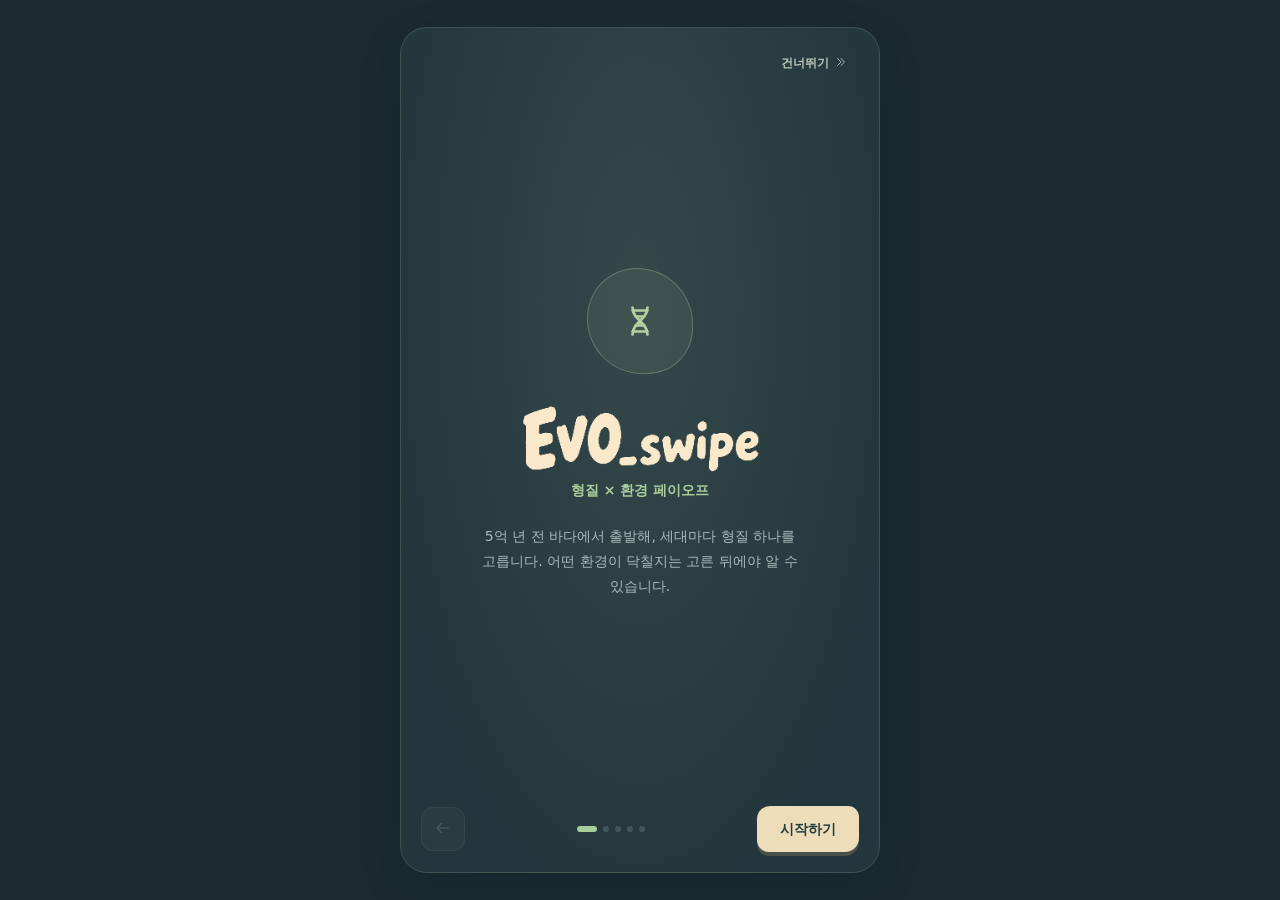
<file: qa/captures/iteration-5/index.html>
<!DOCTYPE html>
<html lang="ko">
<head>
<meta charset="UTF-8">
<meta name="viewport" content="width=device-width, initial-scale=1.0">
<title>EVO SWIPE — 형질 × 환경</title>
<style>
/* Self-contained presentation utilities. No runtime compiler or external fonts. */
*,::before,::after{box-sizing:border-box;border-width:0;border-style:solid;border-color:#44515a}
html{line-height:1.5;-webkit-text-size-adjust:100%;tab-size:4}
body{margin:0}h1,h2,h3,p{margin:0}h1,h2,h3{font-size:inherit;font-weight:inherit}
button,input,select{font:inherit;color:inherit;margin:0}button{background:transparent;cursor:pointer}button:disabled{cursor:default}input,select{min-width:0}svg{display:block}button i{pointer-events:none}
.absolute{position:absolute}
.relative{position:relative}
.fixed{position:fixed}
.flex{display:flex}
.inline-block{display:inline-block}
.grid{display:grid}
.hidden{display:none}
.flex-col{flex-direction:column}
.flex-wrap{flex-wrap:wrap}
.flex-1{flex:1 1 0%}
.shrink-0{flex-shrink:0}
.items-center{align-items:center}
.items-end{align-items:flex-end}
.items-start{align-items:flex-start}
.justify-center{justify-content:center}
.justify-between{justify-content:space-between}
.justify-end{justify-content:flex-end}
.grid-cols-2{grid-template-columns:repeat(2,minmax(0,1fr))}
.w-full{width:100%}
.h-full{height:100%}
.min-h-screen{min-height:100vh}
.min-h-0{min-height:0}
.min-w-0{min-width:0}
.max-w-xs{max-width:20rem}
.max-w-sm{max-width:24rem}
.max-w-md{max-width:28rem}
.max-w-5xl{max-width:64rem}
.max-h-full{max-height:100%}
.overflow-hidden{overflow:hidden}
.overflow-y-auto{overflow-y:auto}
.pointer-events-none{pointer-events:none}
.cursor-grab{cursor:grab}
.origin-top-left{transform-origin:top left}
.inset-0{inset:0}
.inset-x-0{left:0;right:0}
.mx-auto{margin-left:auto;margin-right:auto}
.my-auto{margin-top:auto;margin-bottom:auto}
.text-center{text-align:center}
.text-left{text-align:left}
.whitespace-nowrap{white-space:nowrap}
.truncate{overflow:hidden;text-overflow:ellipsis;white-space:nowrap}
.font-semibold{font-weight:600}
.font-bold{font-weight:700}
.font-extrabold{font-weight:800}
.font-mono{font-family:Consolas,monospace}
.leading-none{line-height:1}
.leading-tight{line-height:1.25}
.leading-snug{line-height:1.375}
.leading-relaxed{line-height:1.625}
.tracking-tight{letter-spacing:-.025em}
.border{border-width:1px}
.border-t{border-top-width:1px}
.border-b{border-bottom-width:1px}
.opacity-0{opacity:0}
.opacity-80{opacity:.8}
.rotate-6{transform:rotate(6deg)}
.transition{transition:color .15s,background-color .15s,border-color .15s,opacity .15s,transform .15s}
.transition-all{transition:all .15s}
.transition-opacity{transition:opacity .15s}
.duration-300{transition-duration:.3s}
.duration-500{transition-duration:.5s}
.shadow-2xl{box-shadow:0 22px 45px #09141940}
.shadow-lg{box-shadow:0 10px 15px #0002}
.ring-2{outline:2px solid #a9ce9b;outline-offset:2px}
.bg-evoDark{background-color:#1c272d}
.bg-gradient-to-br{background-image:linear-gradient(135deg,var(--from,#293d42),var(--to,#1e2e33))}
.bg-gradient-to-r{background-image:linear-gradient(90deg,var(--from,#a9ce9b),var(--to,#8cb7a2))}
.from-slate-800{--from:#293a40}
.to-slate-900{--to:#1e2d32}
.from-emerald-500{--from:#a9ce9b}
.to-teal-600{--to:#8cb7a2}
.p-1{padding:0.25rem}
.p-2{padding:0.5rem}
.p-3{padding:0.75rem}
.p-3\.5{padding:0.875rem}
.p-4{padding:1rem}
.p-6{padding:1.5rem}
.px-1{padding-left:0.25rem;padding-right:0.25rem}
.px-1\.5{padding-left:0.375rem;padding-right:0.375rem}
.px-2{padding-left:0.5rem;padding-right:0.5rem}
.px-2\.5{padding-left:0.625rem;padding-right:0.625rem}
.px-3{padding-left:0.75rem;padding-right:0.75rem}
.px-3\.5{padding-left:0.875rem;padding-right:0.875rem}
.px-4{padding-left:1rem;padding-right:1rem}
.px-6{padding-left:1.5rem;padding-right:1.5rem}
.py-0\.5{padding-top:0.125rem;padding-bottom:0.125rem}
.py-1{padding-top:0.25rem;padding-bottom:0.25rem}
.py-1\.5{padding-top:0.375rem;padding-bottom:0.375rem}
.py-2{padding-top:0.5rem;padding-bottom:0.5rem}
.py-2\.5{padding-top:0.625rem;padding-bottom:0.625rem}
.py-3{padding-top:0.75rem;padding-bottom:0.75rem}
.pt-3{padding-top:0.75rem}
.pt-5{padding-top:1.25rem}
.pb-3{padding-bottom:0.75rem}
.pb-4{padding-bottom:1rem}
.mt-0\.5{margin-top:0.125rem}
.mt-1{margin-top:0.25rem}
.mt-1\.5{margin-top:0.375rem}
.mt-2{margin-top:0.5rem}
.mt-3{margin-top:0.75rem}
.mt-4{margin-top:1rem}
.mt-5{margin-top:1.25rem}
.mt-6{margin-top:1.5rem}
.mb-1{margin-bottom:0.25rem}
.mb-1\.5{margin-bottom:0.375rem}
.mb-2{margin-bottom:0.5rem}
.mb-2\.5{margin-bottom:0.625rem}
.mb-3{margin-bottom:0.75rem}
.mb-4{margin-bottom:1rem}
.mb-5{margin-bottom:1.25rem}
.ml-1{margin-left:0.25rem}
.ml-1\.5{margin-left:0.375rem}
.mr-1{margin-right:0.25rem}
.mr-1\.5{margin-right:0.375rem}
.mr-2{margin-right:0.5rem}
.gap-1{gap:0.25rem}
.gap-1\.5{gap:0.375rem}
.gap-2{gap:0.5rem}
.gap-3{gap:0.75rem}
.gap-x-4{column-gap:1rem}
.gap-y-1{row-gap:0.25rem}
.w-1\.5{width:0.375rem}
.w-2\.5{width:0.625rem}
.w-3{width:0.75rem}
.w-5{width:1.25rem}
.w-8{width:2rem}
.w-10{width:2.5rem}
.w-11{width:2.75rem}
.w-16{width:4rem}
.w-20{width:5rem}
.w-24{width:6rem}
.h-0\.5{height:0.125rem}
.h-1\.5{height:0.375rem}
.h-2\.5{height:0.625rem}
.h-3{height:0.75rem}
.h-4{height:1rem}
.h-8{height:2rem}
.h-9{height:2.25rem}
.h-11{height:2.75rem}
.h-16{height:4rem}
.h-20{height:5rem}
.h-24{height:6rem}
.top-0{top:0rem}
.top-4{top:1rem}
.top-5{top:1.25rem}
.left-0{left:0rem}
.left-4{left:1rem}
.left-5{left:1.25rem}
.right-4{right:1rem}
.right-5{right:1.25rem}
.bottom-3{bottom:0.75rem}
.rounded-sm{border-radius:.125rem}
.rounded{border-radius:.25rem}
.rounded-lg{border-radius:.5rem}
.rounded-xl{border-radius:.75rem}
.rounded-2xl{border-radius:1rem}
.rounded-3xl{border-radius:1.5rem}
.rounded-full{border-radius:9999px}
.text-xs{font-size:.75rem;line-height:1rem}
.text-sm{font-size:.875rem;line-height:1.25rem}
.text-base{font-size:1rem;line-height:1.5rem}
.text-lg{font-size:1.125rem;line-height:1.75rem}
.text-xl{font-size:1.25rem;line-height:1.75rem}
.text-2xl{font-size:1.5rem;line-height:2rem}
.text-3xl{font-size:1.875rem;line-height:2.25rem}
.text-4xl{font-size:2.25rem;line-height:2.5rem}
.text-\[9px\]{font-size:9px}
.text-\[10px\]{font-size:10px}
.text-\[11px\]{font-size:11px}
.h-\[240px\]{height:240px}
.h-\[420px\]{height:420px}
.h-\[94vh\]{height:94vh}
.max-h-\[88vh\]{max-height:88vh}
.max-h-\[94vh\]{max-height:94vh}
.max-w-\[17rem\]{max-width:17rem}
.max-w-\[48\%\]{max-width:48%}
.leading-\[1\.25\]{line-height:1.25}
.text-slate-100{color:#f5e7cb}
.bg-slate-100{background-color:#f5e7cb}
.text-slate-200{color:#e3e5db}
.text-slate-300{color:#c4cecb}
.text-slate-400{color:#a7b9b8}
.text-slate-500{color:#91a5a7}
.bg-slate-500{background-color:#91a5a7}
.text-slate-600{color:#637b80}
.border-slate-600{border-color:#637b80}
.bg-slate-700{background-color:#40565e}
.border-slate-700{border-color:#40565e}
.border-slate-700\/50{border-color:#40565e7f}
.border-slate-700\/60{border-color:#40565e99}
.bg-slate-800{background-color:#2b3b42}
.bg-slate-800\/90{background-color:#2b3b42e5}
.border-slate-800{border-color:#2b3b42}
.text-slate-900{color:#202e34}
.bg-slate-900{background-color:#202e34}
.bg-slate-900\/60{background-color:#202e3499}
.text-slate-950{color:#16232a}
.bg-slate-950\/85{background-color:#16232ad9}
.bg-slate-950\/90{background-color:#16232ae5}
.bg-slate-950\/95{background-color:#16232af2}
.text-emerald-200{color:#cfe3c2}
.text-emerald-300{color:#c1dbb0}
.text-emerald-400{color:#a9ce9b}
.bg-emerald-400{background-color:#a9ce9b}
.bg-emerald-500{background-color:#91b98b}
.bg-emerald-500\/10{background-color:#91b98b1a}
.bg-emerald-500\/12{background-color:#91b98b1f}
.bg-emerald-500\/15{background-color:#91b98b26}
.bg-emerald-500\/20{background-color:#91b98b33}
.bg-emerald-500\/25{background-color:#91b98b40}
.border-emerald-500\/30{border-color:#91b98b4c}
.border-emerald-500\/45{border-color:#91b98b73}
.text-amber-400{color:#e7c786}
.bg-amber-500\/10{background-color:#d3ac691a}
.border-amber-500\/30{border-color:#d3ac694c}
.text-rose-200{color:#efd0c9}
.text-rose-300{color:#ebb9ad}
.text-rose-400{color:#e3a092}
.bg-rose-400{background-color:#e3a092}
.bg-rose-500\/10{background-color:#d88a841a}
.bg-rose-500\/12{background-color:#d88a841f}
.bg-rose-500\/25{background-color:#d88a8440}
.border-rose-500\/30{border-color:#d88a844c}
.border-rose-500\/45{border-color:#d88a8473}
.bg-rose-900\/50{background-color:#6f353b7f}
.text-indigo-300{color:#c5bdce}
.bg-indigo-500\/20{background-color:#9b8fa933}
.border-indigo-500\/30{border-color:#9b8fa94c}
.z-30{z-index:30}
.z-50{z-index:50}
.z-\[60\]{z-index:60}
.space-y-1>*+*{margin-top:0.25rem}
.space-y-2>*+*{margin-top:0.5rem}
.space-y-4>*+*{margin-top:1.0rem}
.space-x-2>*+*{margin-left:.5rem}
.disabled\:opacity-30:disabled{opacity:.3}
.active\:scale-95:active{transform:scale(.95)}
.disabled\:active\:scale-100:disabled:active{transform:scale(1)}
.active\:cursor-grabbing:active{cursor:grabbing}
.hover\:text-slate-100:hover{color:#f5e7cb}
.hover\:bg-slate-600:hover,.hover\:bg-slate-700\/50:hover{background-color:#40565e}
@media(min-width:640px){.sm\:inline{display:inline}.sm\:p-4{padding:1rem}}
.fa-solid{display:inline-block;width:1em;height:1em;vertical-align:-.12em;background-color:currentColor;mask:var(--evo-icon) center/contain no-repeat;-webkit-mask:var(--evo-icon) center/contain no-repeat;flex-shrink:0}
.fa-dna{--evo-icon:url("data:image/svg+xml,%3Csvg%20xmlns%3D%22http%3A%2F%2Fwww.w3.org%2F2000%2Fsvg%22%20viewBox%3D%220%200%2024%2024%22%3E%3Cpath%20d%3D%22M7%203c0%208%2010%2010%2010%2018M17%203c0%208-10%2010-10%2018M7%205h10M9%209h6M9%2015h6M7%2019h10%22%20fill%3D%22none%22%20stroke%3D%22black%22%20stroke-width%3D%221.8%22%20stroke-linecap%3D%22round%22%20stroke-linejoin%3D%22round%22%2F%3E%3C%2Fsvg%3E")}
.fa-sitemap{--evo-icon:url("data:image/svg+xml,%3Csvg%20xmlns%3D%22http%3A%2F%2Fwww.w3.org%2F2000%2Fsvg%22%20viewBox%3D%220%200%2024%2024%22%3E%3Cpath%20d%3D%22M12%203v7M5%2014v-4h14v4M3%2015h4v5H3zM10%2015h4v5h-4zM17%2015h4v5h-4zM10%202h4v4h-4z%22%20fill%3D%22none%22%20stroke%3D%22black%22%20stroke-width%3D%221.8%22%20stroke-linecap%3D%22round%22%20stroke-linejoin%3D%22round%22%2F%3E%3C%2Fsvg%3E")}
.fa-flask{--evo-icon:url("data:image/svg+xml,%3Csvg%20xmlns%3D%22http%3A%2F%2Fwww.w3.org%2F2000%2Fsvg%22%20viewBox%3D%220%200%2024%2024%22%3E%3Cpath%20d%3D%22M9%202h6M10%202v7L4%2019q0%203%203%203h10q3%200%203-3L14%209V2M7%2015h10%22%20fill%3D%22none%22%20stroke%3D%22black%22%20stroke-width%3D%221.8%22%20stroke-linecap%3D%22round%22%20stroke-linejoin%3D%22round%22%2F%3E%3C%2Fsvg%3E")}
.fa-question{--evo-icon:url("data:image/svg+xml,%3Csvg%20xmlns%3D%22http%3A%2F%2Fwww.w3.org%2F2000%2Fsvg%22%20viewBox%3D%220%200%2024%2024%22%3E%3Cpath%20d%3D%22M8%207c0-6%2010-6%2010%200%200%204-6%203-6%207M12%2019v1%22%20fill%3D%22none%22%20stroke%3D%22black%22%20stroke-width%3D%221.8%22%20stroke-linecap%3D%22round%22%20stroke-linejoin%3D%22round%22%2F%3E%3C%2Fsvg%3E")}
.fa-xmark{--evo-icon:url("data:image/svg+xml,%3Csvg%20xmlns%3D%22http%3A%2F%2Fwww.w3.org%2F2000%2Fsvg%22%20viewBox%3D%220%200%2024%2024%22%3E%3Cpath%20d%3D%22M5%205l14%2014M19%205%205%2019%22%20fill%3D%22none%22%20stroke%3D%22black%22%20stroke-width%3D%221.8%22%20stroke-linecap%3D%22round%22%20stroke-linejoin%3D%22round%22%2F%3E%3C%2Fsvg%3E")}
.fa-plus{--evo-icon:url("data:image/svg+xml,%3Csvg%20xmlns%3D%22http%3A%2F%2Fwww.w3.org%2F2000%2Fsvg%22%20viewBox%3D%220%200%2024%2024%22%3E%3Cpath%20d%3D%22M5%2012h14M12%205v14%22%20fill%3D%22none%22%20stroke%3D%22black%22%20stroke-width%3D%221.8%22%20stroke-linecap%3D%22round%22%20stroke-linejoin%3D%22round%22%2F%3E%3C%2Fsvg%3E")}
.fa-minus{--evo-icon:url("data:image/svg+xml,%3Csvg%20xmlns%3D%22http%3A%2F%2Fwww.w3.org%2F2000%2Fsvg%22%20viewBox%3D%220%200%2024%2024%22%3E%3Cpath%20d%3D%22M5%2012h14%22%20fill%3D%22none%22%20stroke%3D%22black%22%20stroke-width%3D%221.8%22%20stroke-linecap%3D%22round%22%20stroke-linejoin%3D%22round%22%2F%3E%3C%2Fsvg%3E")}
.fa-arrow-left{--evo-icon:url("data:image/svg+xml,%3Csvg%20xmlns%3D%22http%3A%2F%2Fwww.w3.org%2F2000%2Fsvg%22%20viewBox%3D%220%200%2024%2024%22%3E%3Cpath%20d%3D%22M20%2012H4M10%205l-7%207%207%207%22%20fill%3D%22none%22%20stroke%3D%22black%22%20stroke-width%3D%221.8%22%20stroke-linecap%3D%22round%22%20stroke-linejoin%3D%22round%22%2F%3E%3C%2Fsvg%3E")}
.fa-arrow-right{--evo-icon:url("data:image/svg+xml,%3Csvg%20xmlns%3D%22http%3A%2F%2Fwww.w3.org%2F2000%2Fsvg%22%20viewBox%3D%220%200%2024%2024%22%3E%3Cpath%20d%3D%22M4%2012h16M14%205l7%207-7%207%22%20fill%3D%22none%22%20stroke%3D%22black%22%20stroke-width%3D%221.8%22%20stroke-linecap%3D%22round%22%20stroke-linejoin%3D%22round%22%2F%3E%3C%2Fsvg%3E")}
.fa-arrow-down-long{--evo-icon:url("data:image/svg+xml,%3Csvg%20xmlns%3D%22http%3A%2F%2Fwww.w3.org%2F2000%2Fsvg%22%20viewBox%3D%220%200%2024%2024%22%3E%3Cpath%20d%3D%22M12%202v19M6%2015l6%206%206-6%22%20fill%3D%22none%22%20stroke%3D%22black%22%20stroke-width%3D%221.8%22%20stroke-linecap%3D%22round%22%20stroke-linejoin%3D%22round%22%2F%3E%3C%2Fsvg%3E")}
.fa-arrows-left-right{--evo-icon:url("data:image/svg+xml,%3Csvg%20xmlns%3D%22http%3A%2F%2Fwww.w3.org%2F2000%2Fsvg%22%20viewBox%3D%220%200%2024%2024%22%3E%3Cpath%20d%3D%22M3%208h18M7%204%203%208l4%204M21%2016H3M17%2012l4%204-4%204%22%20fill%3D%22none%22%20stroke%3D%22black%22%20stroke-width%3D%221.8%22%20stroke-linecap%3D%22round%22%20stroke-linejoin%3D%22round%22%2F%3E%3C%2Fsvg%3E")}
.fa-arrows-spin{--evo-icon:url("data:image/svg+xml,%3Csvg%20xmlns%3D%22http%3A%2F%2Fwww.w3.org%2F2000%2Fsvg%22%20viewBox%3D%220%200%2024%2024%22%3E%3Cpath%20d%3D%22M3%2010a9%209%200%200%201%2016-4M19%202v5h-5M21%2014A9%209%200%200%201%205%2018M5%2022v-5h5%22%20fill%3D%22none%22%20stroke%3D%22black%22%20stroke-width%3D%221.8%22%20stroke-linecap%3D%22round%22%20stroke-linejoin%3D%22round%22%2F%3E%3C%2Fsvg%3E")}
.fa-rotate-left{--evo-icon:url("data:image/svg+xml,%3Csvg%20xmlns%3D%22http%3A%2F%2Fwww.w3.org%2F2000%2Fsvg%22%20viewBox%3D%220%200%2024%2024%22%3E%3Cpath%20d%3D%22M3%2010a9%209%200%201%201%202%209M3%203v7h7%22%20fill%3D%22none%22%20stroke%3D%22black%22%20stroke-width%3D%221.8%22%20stroke-linecap%3D%22round%22%20stroke-linejoin%3D%22round%22%2F%3E%3C%2Fsvg%3E")}
.fa-angles-right{--evo-icon:url("data:image/svg+xml,%3Csvg%20xmlns%3D%22http%3A%2F%2Fwww.w3.org%2F2000%2Fsvg%22%20viewBox%3D%220%200%2024%2024%22%3E%3Cpath%20d%3D%22M5%205l7%207-7%207M12%205l7%207-7%207%22%20fill%3D%22none%22%20stroke%3D%22black%22%20stroke-width%3D%221.8%22%20stroke-linecap%3D%22round%22%20stroke-linejoin%3D%22round%22%2F%3E%3C%2Fsvg%3E")}
.fa-forward{--evo-icon:url("data:image/svg+xml,%3Csvg%20xmlns%3D%22http%3A%2F%2Fwww.w3.org%2F2000%2Fsvg%22%20viewBox%3D%220%200%2024%2024%22%3E%3Cpath%20d%3D%22M3%205l8%207-8%207zM12%205l8%207-8%207z%22%20fill%3D%22none%22%20stroke%3D%22black%22%20stroke-width%3D%221.8%22%20stroke-linecap%3D%22round%22%20stroke-linejoin%3D%22round%22%2F%3E%3C%2Fsvg%3E")}
.fa-check{--evo-icon:url("data:image/svg+xml,%3Csvg%20xmlns%3D%22http%3A%2F%2Fwww.w3.org%2F2000%2Fsvg%22%20viewBox%3D%220%200%2024%2024%22%3E%3Cpath%20d%3D%22M4%2012l5%205L20%206%22%20fill%3D%22none%22%20stroke%3D%22black%22%20stroke-width%3D%221.8%22%20stroke-linecap%3D%22round%22%20stroke-linejoin%3D%22round%22%2F%3E%3C%2Fsvg%3E")}
.fa-hand-pointer{--evo-icon:url("data:image/svg+xml,%3Csvg%20xmlns%3D%22http%3A%2F%2Fwww.w3.org%2F2000%2Fsvg%22%20viewBox%3D%220%200%2024%2024%22%3E%3Cpath%20d%3D%22M8%2013V4a2%202%200%200%201%204%200v8-2c4-4%208%200%208%203v5l-3%204h-7l-7-8q-1-4%203-2l2%201%22%20fill%3D%22none%22%20stroke%3D%22black%22%20stroke-width%3D%221.8%22%20stroke-linecap%3D%22round%22%20stroke-linejoin%3D%22round%22%2F%3E%3C%2Fsvg%3E")}
.fa-hand{--evo-icon:url("data:image/svg+xml,%3Csvg%20xmlns%3D%22http%3A%2F%2Fwww.w3.org%2F2000%2Fsvg%22%20viewBox%3D%220%200%2024%2024%22%3E%3Cpath%20d%3D%22M6%2012V6M10%2012V3M14%2012V4M18%2012V7M6%2011q-7-3-2%206l5%205h7l4-6V9%22%20fill%3D%22none%22%20stroke%3D%22black%22%20stroke-width%3D%221.8%22%20stroke-linecap%3D%22round%22%20stroke-linejoin%3D%22round%22%2F%3E%3C%2Fsvg%3E")}
.fa-table-cells{--evo-icon:url("data:image/svg+xml,%3Csvg%20xmlns%3D%22http%3A%2F%2Fwww.w3.org%2F2000%2Fsvg%22%20viewBox%3D%220%200%2024%2024%22%3E%3Cpath%20d%3D%22M3%203h18v18H3zM3%209h18M3%2015h18M9%203v18M15%203v18%22%20fill%3D%22none%22%20stroke%3D%22black%22%20stroke-width%3D%221.8%22%20stroke-linecap%3D%22round%22%20stroke-linejoin%3D%22round%22%2F%3E%3C%2Fsvg%3E")}
.fa-circle-dot{--evo-icon:url("data:image/svg+xml,%3Csvg%20xmlns%3D%22http%3A%2F%2Fwww.w3.org%2F2000%2Fsvg%22%20viewBox%3D%220%200%2024%2024%22%3E%3Cpath%20d%3D%22M21%2012a9%209%200%201%201-18%200%209%209%200%200%201%2018%200M15%2012a3%203%200%201%201-6%200%203%203%200%200%201%206%200%22%20fill%3D%22none%22%20stroke%3D%22black%22%20stroke-width%3D%221.8%22%20stroke-linecap%3D%22round%22%20stroke-linejoin%3D%22round%22%2F%3E%3C%2Fsvg%3E")}
.fa-worm{--evo-icon:url("data:image/svg+xml,%3Csvg%20xmlns%3D%22http%3A%2F%2Fwww.w3.org%2F2000%2Fsvg%22%20viewBox%3D%220%200%2024%2024%22%3E%3Cpath%20d%3D%22M3%2016c3-8%206%206%2011-3s11-8%206-2-6%2013-13%209-7%202-4-4zM17%207h.1%22%20fill%3D%22none%22%20stroke%3D%22black%22%20stroke-width%3D%221.8%22%20stroke-linecap%3D%22round%22%20stroke-linejoin%3D%22round%22%2F%3E%3C%2Fsvg%3E")}
.fa-fish{--evo-icon:url("data:image/svg+xml,%3Csvg%20xmlns%3D%22http%3A%2F%2Fwww.w3.org%2F2000%2Fsvg%22%20viewBox%3D%220%200%2024%2024%22%3E%3Cpath%20d%3D%22M18%2012c-3-8-9-8-13-2L1%206v12l4-4c4%206%2010%206%2013-2zM14%2010h.1%22%20fill%3D%22none%22%20stroke%3D%22black%22%20stroke-width%3D%221.8%22%20stroke-linecap%3D%22round%22%20stroke-linejoin%3D%22round%22%2F%3E%3C%2Fsvg%3E")}
.fa-fish-fins{--evo-icon:url("data:image/svg+xml,%3Csvg%20xmlns%3D%22http%3A%2F%2Fwww.w3.org%2F2000%2Fsvg%22%20viewBox%3D%220%200%2024%2024%22%3E%3Cpath%20d%3D%22M21%2012c-4-8-10-8-14-2L2%206v12l5-4c4%206%2010%206%2014-2zM16%2010h.1M10%206l3-4%203%205M10%2018l3%204%203-5%22%20fill%3D%22none%22%20stroke%3D%22black%22%20stroke-width%3D%221.8%22%20stroke-linecap%3D%22round%22%20stroke-linejoin%3D%22round%22%2F%3E%3C%2Fsvg%3E")}
.fa-shield-halved{--evo-icon:url("data:image/svg+xml,%3Csvg%20xmlns%3D%22http%3A%2F%2Fwww.w3.org%2F2000%2Fsvg%22%20viewBox%3D%220%200%2024%2024%22%3E%3Cpath%20d%3D%22M12%202%203%206v7q1%207%209%2010%208-3%209-10V6zM12%202v20%22%20fill%3D%22none%22%20stroke%3D%22black%22%20stroke-width%3D%221.8%22%20stroke-linecap%3D%22round%22%20stroke-linejoin%3D%22round%22%2F%3E%3C%2Fsvg%3E")}
.fa-lungs{--evo-icon:url("data:image/svg+xml,%3Csvg%20xmlns%3D%22http%3A%2F%2Fwww.w3.org%2F2000%2Fsvg%22%20viewBox%3D%220%200%2024%2024%22%3E%3Cpath%20d%3D%22M10%202v8c-6-5-9%204-9%209s9%203%209-2v-7M14%202v8c6-5%209%204%209%209s-9%203-9-2v-7%22%20fill%3D%22none%22%20stroke%3D%22black%22%20stroke-width%3D%221.8%22%20stroke-linecap%3D%22round%22%20stroke-linejoin%3D%22round%22%2F%3E%3C%2Fsvg%3E")}
.fa-water{--evo-icon:url("data:image/svg+xml,%3Csvg%20xmlns%3D%22http%3A%2F%2Fwww.w3.org%2F2000%2Fsvg%22%20viewBox%3D%220%200%2024%2024%22%3E%3Cpath%20d%3D%22M1%206q3%204%206%200t6%200%206%200M1%2012q3%204%206%200t6%200%206%200M1%2018q3%204%206%200t6%200%206%200%22%20fill%3D%22none%22%20stroke%3D%22black%22%20stroke-width%3D%221.8%22%20stroke-linecap%3D%22round%22%20stroke-linejoin%3D%22round%22%2F%3E%3C%2Fsvg%3E")}
.fa-sun{--evo-icon:url("data:image/svg+xml,%3Csvg%20xmlns%3D%22http%3A%2F%2Fwww.w3.org%2F2000%2Fsvg%22%20viewBox%3D%220%200%2024%2024%22%3E%3Cpath%20d%3D%22M17%2012a5%205%200%201%201-10%200%205%205%200%200%201%2010%200M12%201v3M12%2020v3M1%2012h3M20%2012h3M4%204l2%202M18%2018l2%202M4%2020l2-2M18%206l2-2%22%20fill%3D%22none%22%20stroke%3D%22black%22%20stroke-width%3D%221.8%22%20stroke-linecap%3D%22round%22%20stroke-linejoin%3D%22round%22%2F%3E%3C%2Fsvg%3E")}
.fa-snowflake{--evo-icon:url("data:image/svg+xml,%3Csvg%20xmlns%3D%22http%3A%2F%2Fwww.w3.org%2F2000%2Fsvg%22%20viewBox%3D%220%200%2024%2024%22%3E%3Cpath%20d%3D%22M12%201v22M2%206l20%2012M2%2018%2022%206M8%203l4%204%204-4M8%2021l4-4%204%204M2%2010l5-1V4M22%2014l-5%201v5M2%2014l5%201v5M22%2010l-5-1V4%22%20fill%3D%22none%22%20stroke%3D%22black%22%20stroke-width%3D%221.8%22%20stroke-linecap%3D%22round%22%20stroke-linejoin%3D%22round%22%2F%3E%3C%2Fsvg%3E")}
.fa-fire{--evo-icon:url("data:image/svg+xml,%3Csvg%20xmlns%3D%22http%3A%2F%2Fwww.w3.org%2F2000%2Fsvg%22%20viewBox%3D%220%200%2024%2024%22%3E%3Cpath%20d%3D%22M12%201c2%207%209%209%209%2015a9%209%200%200%201-18%200c0-5%206-8%206-11l1%207c4-3%203-7%202-11z%22%20fill%3D%22none%22%20stroke%3D%22black%22%20stroke-width%3D%221.8%22%20stroke-linecap%3D%22round%22%20stroke-linejoin%3D%22round%22%2F%3E%3C%2Fsvg%3E")}
.fa-tree{--evo-icon:url("data:image/svg+xml,%3Csvg%20xmlns%3D%22http%3A%2F%2Fwww.w3.org%2F2000%2Fsvg%22%20viewBox%3D%220%200%2024%2024%22%3E%3Cpath%20d%3D%22M12%201%204%2010h4l-6%207h8v6h4v-6h8l-6-7h4z%22%20fill%3D%22none%22%20stroke%3D%22black%22%20stroke-width%3D%221.8%22%20stroke-linecap%3D%22round%22%20stroke-linejoin%3D%22round%22%2F%3E%3C%2Fsvg%3E")}
.fa-droplet-slash{--evo-icon:url("data:image/svg+xml,%3Csvg%20xmlns%3D%22http%3A%2F%2Fwww.w3.org%2F2000%2Fsvg%22%20viewBox%3D%220%200%2024%2024%22%3E%3Cpath%20d%3D%22M10%203%204%2012q-5%2010%207%2011%209-1%208-10l-2-4M2%202l20%2020%22%20fill%3D%22none%22%20stroke%3D%22black%22%20stroke-width%3D%221.8%22%20stroke-linecap%3D%22round%22%20stroke-linejoin%3D%22round%22%2F%3E%3C%2Fsvg%3E")}
.fa-temperature-low{--evo-icon:url("data:image/svg+xml,%3Csvg%20xmlns%3D%22http%3A%2F%2Fwww.w3.org%2F2000%2Fsvg%22%20viewBox%3D%220%200%2024%2024%22%3E%3Cpath%20d%3D%22M9%203a3%203%200%200%201%206%200v11a5%205%200%201%201-6%200zM12%208v10M19%204h3M19%208h3%22%20fill%3D%22none%22%20stroke%3D%22black%22%20stroke-width%3D%221.8%22%20stroke-linecap%3D%22round%22%20stroke-linejoin%3D%22round%22%2F%3E%3C%2Fsvg%3E")}
.fa-meteor{--evo-icon:url("data:image/svg+xml,%3Csvg%20xmlns%3D%22http%3A%2F%2Fwww.w3.org%2F2000%2Fsvg%22%20viewBox%3D%220%200%2024%2024%22%3E%3Cpath%20d%3D%22M22%202%207%209a7%207%200%201%200%208%2010zM13%203%205%207M21%2012l-4%209M8%2014h.1M10%2018h.1%22%20fill%3D%22none%22%20stroke%3D%22black%22%20stroke-width%3D%221.8%22%20stroke-linecap%3D%22round%22%20stroke-linejoin%3D%22round%22%2F%3E%3C%2Fsvg%3E")}
.fa-wheat-awn{--evo-icon:url("data:image/svg+xml,%3Csvg%20xmlns%3D%22http%3A%2F%2Fwww.w3.org%2F2000%2Fsvg%22%20viewBox%3D%220%200%2024%2024%22%3E%3Cpath%20d%3D%22M12%2023V3M12%208Q3%2010%205%203q7%200%207%205M12%2014q-9%202-7-5%207%200%207%205M12%208q9%202%207-5-7%200-7%205M12%2014q9%202%207-5-7%200-7%205%22%20fill%3D%22none%22%20stroke%3D%22black%22%20stroke-width%3D%221.8%22%20stroke-linecap%3D%22round%22%20stroke-linejoin%3D%22round%22%2F%3E%3C%2Fsvg%3E")}
.fa-bone{--evo-icon:url("data:image/svg+xml,%3Csvg%20xmlns%3D%22http%3A%2F%2Fwww.w3.org%2F2000%2Fsvg%22%20viewBox%3D%220%200%2024%2024%22%3E%3Cpath%20d%3D%22M8%205%2019%2016c7-1%204%208%200%205-3%204-9%200-5-4L4%208C-3%209%200%200%204%203c3-4%209%200%204%202z%22%20fill%3D%22none%22%20stroke%3D%22black%22%20stroke-width%3D%221.8%22%20stroke-linecap%3D%22round%22%20stroke-linejoin%3D%22round%22%2F%3E%3C%2Fsvg%3E")}
.fa-chart-line-down{--evo-icon:url("data:image/svg+xml,%3Csvg%20xmlns%3D%22http%3A%2F%2Fwww.w3.org%2F2000%2Fsvg%22%20viewBox%3D%220%200%2024%2024%22%3E%3Cpath%20d%3D%22M2%202v20h20M5%206l6%206%204-3%207%208M17%2017h5v-5%22%20fill%3D%22none%22%20stroke%3D%22black%22%20stroke-width%3D%221.8%22%20stroke-linecap%3D%22round%22%20stroke-linejoin%3D%22round%22%2F%3E%3C%2Fsvg%3E")}
.fa-egg{--evo-icon:url("data:image/svg+xml,%3Csvg%20xmlns%3D%22http%3A%2F%2Fwww.w3.org%2F2000%2Fsvg%22%20viewBox%3D%220%200%2024%2024%22%3E%3Cpath%20d%3D%22M12%202c-9%200-16%2020%200%2020S21%202%2012%202z%22%20fill%3D%22none%22%20stroke%3D%22black%22%20stroke-width%3D%221.8%22%20stroke-linecap%3D%22round%22%20stroke-linejoin%3D%22round%22%2F%3E%3C%2Fsvg%3E")}
.fa-paw{--evo-icon:url("data:image/svg+xml,%3Csvg%20xmlns%3D%22http%3A%2F%2Fwww.w3.org%2F2000%2Fsvg%22%20viewBox%3D%220%200%2024%2024%22%3E%3Cpath%20d%3D%22M8%2014q4-5%208%200%208%209-4%207-12%202-4-7zM6%206a2%203%200%201%201-4%200%202%203%200%201%201%204%200M13%204a2%203%200%201%201-4%200%202%203%200%201%201%204%200M21%206a2%203%200%201%201-4%200%202%203%200%201%201%204%200%22%20fill%3D%22none%22%20stroke%3D%22black%22%20stroke-width%3D%221.8%22%20stroke-linecap%3D%22round%22%20stroke-linejoin%3D%22round%22%2F%3E%3C%2Fsvg%3E")}
.fa-frog{--evo-icon:url("data:image/svg+xml,%3Csvg%20xmlns%3D%22http%3A%2F%2Fwww.w3.org%2F2000%2Fsvg%22%20viewBox%3D%220%200%2024%2024%22%3E%3Cpath%20d%3D%22M7%205a3%203%200%201%201-4%202M21%207a3%203%200%201%200-4-2M4%209q8-7%2016%200v7q-8%206-16%200zM7%2014q5%204%2010%200%22%20fill%3D%22none%22%20stroke%3D%22black%22%20stroke-width%3D%221.8%22%20stroke-linecap%3D%22round%22%20stroke-linejoin%3D%22round%22%2F%3E%3C%2Fsvg%3E")}
.fa-cat{--evo-icon:url("data:image/svg+xml,%3Csvg%20xmlns%3D%22http%3A%2F%2Fwww.w3.org%2F2000%2Fsvg%22%20viewBox%3D%220%200%2024%2024%22%3E%3Cpath%20d%3D%22M4%202%2010%206h4l6-4v13q0%208-8%208t-8-8zM7%2012h.1M17%2012h.1M10%2017l2%202%202-2%22%20fill%3D%22none%22%20stroke%3D%22black%22%20stroke-width%3D%221.8%22%20stroke-linecap%3D%22round%22%20stroke-linejoin%3D%22round%22%2F%3E%3C%2Fsvg%3E")}
.fa-hippo{--evo-icon:url("data:image/svg+xml,%3Csvg%20xmlns%3D%22http%3A%2F%2Fwww.w3.org%2F2000%2Fsvg%22%20viewBox%3D%220%200%2024%2024%22%3E%3Cpath%20d%3D%22M3%207q6-6%2015%200l3%205v8H3zM4%205V2h4v3M15%205V2h4v4M7%2016h.1M17%2016h.1M6%2010h.1M16%2010h.1%22%20fill%3D%22none%22%20stroke%3D%22black%22%20stroke-width%3D%221.8%22%20stroke-linecap%3D%22round%22%20stroke-linejoin%3D%22round%22%2F%3E%3C%2Fsvg%3E")}
.fa-staff-snake{--evo-icon:url("data:image/svg+xml,%3Csvg%20xmlns%3D%22http%3A%2F%2Fwww.w3.org%2F2000%2Fsvg%22%20viewBox%3D%220%200%2024%2024%22%3E%3Cpath%20d%3D%22M10%2023V2M8%204c9-6%2016%204%206%207S3%2017%2012%2020s10-5%204-5%22%20fill%3D%22none%22%20stroke%3D%22black%22%20stroke-width%3D%221.8%22%20stroke-linecap%3D%22round%22%20stroke-linejoin%3D%22round%22%2F%3E%3C%2Fsvg%3E")}
.fa-dragon{--evo-icon:url("data:image/svg+xml,%3Csvg%20xmlns%3D%22http%3A%2F%2Fwww.w3.org%2F2000%2Fsvg%22%20viewBox%3D%220%200%2024%2024%22%3E%3Cpath%20d%3D%22M3%2021V9l5-4%205%202V1l8%205-6%205%206%206-5%205-4-6-4%206zM16%206h.1%22%20fill%3D%22none%22%20stroke%3D%22black%22%20stroke-width%3D%221.8%22%20stroke-linecap%3D%22round%22%20stroke-linejoin%3D%22round%22%2F%3E%3C%2Fsvg%3E")}
.fa-shrimp{--evo-icon:url("data:image/svg+xml,%3Csvg%20xmlns%3D%22http%3A%2F%2Fwww.w3.org%2F2000%2Fsvg%22%20viewBox%3D%220%200%2024%2024%22%3E%3Cpath%20d%3D%22M5%204c14-8%2021%207%2013%2015-5%205-12%202-15-2l7-3q-1%205%204%204t-1-9M9%204l1%206M14%204l-1%205M18%206l-3%205M21%2010l-5%203M22%2014l-5%201M6%208%201%206M6%205%202%201%22%20fill%3D%22none%22%20stroke%3D%22black%22%20stroke-width%3D%221.8%22%20stroke-linecap%3D%22round%22%20stroke-linejoin%3D%22round%22%2F%3E%3C%2Fsvg%3E")}
.fa-fan{--evo-icon:url("data:image/svg+xml,%3Csvg%20xmlns%3D%22http%3A%2F%2Fwww.w3.org%2F2000%2Fsvg%22%20viewBox%3D%220%200%2024%2024%22%3E%3Cpath%20d%3D%22M12%2012c-12-10-9-15-4-11s7%209%204%2011c11-12%2016-9%2012-4s-9%207-12%204c12%2011%209%2016%204%2012s-7-9-4-12C1%2024-4%2021%200%2016s9-7%2012-4%22%20fill%3D%22none%22%20stroke%3D%22black%22%20stroke-width%3D%221.8%22%20stroke-linecap%3D%22round%22%20stroke-linejoin%3D%22round%22%2F%3E%3C%2Fsvg%3E")}
.fa-user-astronaut{--evo-icon:url("data:image/svg+xml,%3Csvg%20xmlns%3D%22http%3A%2F%2Fwww.w3.org%2F2000%2Fsvg%22%20viewBox%3D%220%200%2024%2024%22%3E%3Cpath%20d%3D%22M18%207a6%206%200%201%201-12%200%206%206%200%200%201%2012%200M7%206h10M3%2023v-4q0-7%209-7t9%207v4M9%2017h6v6H9z%22%20fill%3D%22none%22%20stroke%3D%22black%22%20stroke-width%3D%221.8%22%20stroke-linecap%3D%22round%22%20stroke-linejoin%3D%22round%22%2F%3E%3C%2Fsvg%3E")}
.fa-users-slash{--evo-icon:url("data:image/svg+xml,%3Csvg%20xmlns%3D%22http%3A%2F%2Fwww.w3.org%2F2000%2Fsvg%22%20viewBox%3D%220%200%2024%2024%22%3E%3Cpath%20d%3D%22M10%206a4%204%200%201%201-8%200%204%204%200%200%201%208%200M2%2021v-6q3-6%208%200M17%202a4%204%200%200%201%200%208M17%2013q5%200%205%208M1%201l22%2022%22%20fill%3D%22none%22%20stroke%3D%22black%22%20stroke-width%3D%221.8%22%20stroke-linecap%3D%22round%22%20stroke-linejoin%3D%22round%22%2F%3E%3C%2Fsvg%3E")}
.fa-otter{--evo-icon:url("data:image/svg+xml,%3Csvg%20xmlns%3D%22http%3A%2F%2Fwww.w3.org%2F2000%2Fsvg%22%20viewBox%3D%220%200%2024%2024%22%3E%3Cpath%20d%3D%22M21%207c-1-9-9-4-9%203-6-1-10%203-8%207l-3%204q15%203%2018-8zM18%205h.1%22%20fill%3D%22none%22%20stroke%3D%22black%22%20stroke-width%3D%221.8%22%20stroke-linecap%3D%22round%22%20stroke-linejoin%3D%22round%22%2F%3E%3C%2Fsvg%3E")}
.fa-crow{--evo-icon:url("data:image/svg+xml,%3Csvg%20xmlns%3D%22http%3A%2F%2Fwww.w3.org%2F2000%2Fsvg%22%20viewBox%3D%220%200%2024%2024%22%3E%3Cpath%20d%3D%22M18%202q6%201%204%206l-4%202q-3%2010-13%2010L1%2022l4-8q-6-11%203-5l6-3q-1-3%204-4zM17%205h.1M11%2018v5%22%20fill%3D%22none%22%20stroke%3D%22black%22%20stroke-width%3D%221.8%22%20stroke-linecap%3D%22round%22%20stroke-linejoin%3D%22round%22%2F%3E%3C%2Fsvg%3E")}

  html,body{overscroll-behavior-x:none;overflow-x:hidden;max-width:100%;position:relative}
  body{font-family:'Pretendard',sans-serif;background:radial-gradient(circle at 50% 0%,#1e293b 0%,#0f172a 70%);user-select:none;-webkit-user-select:none}
  .glass{background:rgba(30,41,59,.85);backdrop-filter:blur(12px);border:1px solid rgba(255,255,255,.1)}
  .swipe-card{transition:transform .1s ease-out;will-change:transform;cursor:grab;touch-action:pan-y}
  .swipe-card:active{cursor:grabbing}
  .swipe-card.anim{transition:transform .35s ease-out,opacity .35s ease-out}
  .badge{opacity:0;transition:opacity .15s ease}
  /* 환경 룰렛 — 이 게임의 시그니처 순간.
     후보 환경을 모두 눈에 보이게 깔아두고 그중 하나에 바늘이 선다. */
  .wheel-wrap{position:relative;width:15rem;height:15rem;max-width:78vw;max-height:78vw}
  .wheel-svg{width:100%;height:100%;display:block;transform-origin:50% 50%;filter:drop-shadow(0 10px 24px rgba(0,0,0,.45))}
  .wheel-pin{position:absolute;top:-4px;left:50%;transform:translateX(-50%);width:0;height:0;z-index:10;
    border-left:11px solid transparent;border-right:11px solid transparent;border-top:21px solid #e2e8f0;
    filter:drop-shadow(0 2px 3px rgba(0,0,0,.55))}
  .wheel-hub{position:absolute;top:50%;left:50%;transform:translate(-50%,-50%);width:3.1rem;height:3.1rem;z-index:5;
    border-radius:9999px;background:#0f172a;border:1px solid #334155;color:#64748b;font-size:1.05rem;
    display:flex;align-items:center;justify-content:center}
  .wheel-spinning .wheel-hub{animation:pulse 1s infinite}
  /* 칸 이름은 원판을 따라 돌지 않는다. 돌아가는 동안에도 세 후보를 읽을 수 있어야 한다 */
  .wtxt{transform-box:fill-box;transform-origin:center}
  @keyframes pulse{0%,100%{opacity:.3}50%{opacity:1}}
  /* 튜토리얼 실습 카드 — 미는 동작을 손가락으로 시사 */
  @keyframes handSway{0%,100%{transform:translateX(-28px)}50%{transform:translateX(28px)}}
  .hand-sway{animation:handSway 1.8s ease-in-out infinite}
  ::-webkit-scrollbar{width:6px;height:6px}::-webkit-scrollbar-track{background:#0f172a}::-webkit-scrollbar-thumb{background:#334155;border-radius:3px}
  @media (prefers-reduced-motion:reduce){*{animation:none!important;transition-duration:.01ms!important}}
  :focus-visible{outline:2px solid #10b981;outline-offset:2px}

/* PRESENTATION / 01 — field journal palette and paper surfaces */
:root{color-scheme:dark;--evo-bg:#1c272d;--evo-cream:#f3e3c3;--evo-paper:#efddba;--evo-ink:#243a40;--evo-mint:#adc99e;--evo-peach:#e8bc9e}
body{font-family:"Malgun Gothic","Apple SD Gothic Neo",system-ui,sans-serif;background:radial-gradient(ellipse at 50% 20%,#304148,#1c272d 72%);color:var(--evo-cream)}
.glass{background:#293a40;border:1px solid #78939436;backdrop-filter:none;box-shadow:inset 0 0 0 3px #d8e1c803}
body>header{max-width:520px;padding:26px 24px 18px}body>main{max-width:520px;padding:10px 24px 16px}body>footer{max-width:520px;padding:5px 24px 24px}
header h1{font-size:25px;letter-spacing:-1.4px;color:var(--evo-cream)}header button{min-width:36px;min-height:36px}
#eraBadge{color:#c9ccaf;background:#b6c1a512;border-color:#b6c1a533;font-size:11px;letter-spacing:.02em}
#speciesTitle{font-size:24px;margin-top:9px;letter-spacing:-.8px;line-height:1.45;word-break:keep-all}
#swipeCard{background:var(--evo-paper);color:var(--evo-ink);border:5px solid #dac098;border-radius:26px 23px 25px 23px;box-shadow:0 8px 0 #ad997344,0 16px 35px #0a191b26,inset 0 0 0 1px #fff5}
#swipeCard>div:first-child>div{background:#d4d8b8;border-color:#94aa9270;border-radius:42% 53% 46% 44%}
#cardIcon{color:#547c70}#scenarioText{color:#2f484b;font-size:16px;line-height:1.8;word-break:keep-all}
#swipeCard>div:last-child{color:#62746c;border-color:#998b6533}#swipeCard>div:last-child .text-slate-300{color:#304e4c}
#envPreview>span{background:#fff6e538;border-color:#aa9b7045;color:#51645b;font-size:11px;padding:5px 9px}
#badgeL,#tutBadgeL{background:#e8bc9e;color:#273c40;border:2px solid #f8e7c8;box-shadow:0 5px 0 #8a644355}
#badgeR,#tutBadgeR{background:#b9ceac;color:#273c40;border:2px solid #f8e7c8;box-shadow:0 5px 0 #61774d55}
#popBar{box-shadow:inset 0 2px 0 #fff3;transition:none}::-webkit-scrollbar-track{background:#202e34}::-webkit-scrollbar-thumb{background:#526b72}
:focus-visible{outline:3px solid #e7c786;outline-offset:4px}
@media(max-width:540px){body>header{padding:18px 16px 12px}body>main{padding:10px 16px 14px}body>footer{padding:4px 16px 20px}header h1{font-size:22px}#speciesTitle{font-size:21px}#swipeCard{padding:21px}#scenarioText{font-size:15px}}
@media(prefers-reduced-motion:reduce){*{animation:none!important;transition-duration:.01ms!important}}
/* Inline creature art: presentation selectors follow existing icon classes. */
#cardIcon > i{display:block;width:100%;height:100%;background-repeat:no-repeat;background-position:center;background-size:contain;font-size:0;color:transparent;}
#cardIcon > i::before{content:none;}
#cardIcon > i{background-image:url("data:image/svg+xml,%3Csvg%20xmlns%3D%22http%3A%2F%2Fwww.w3.org%2F2000%2Fsvg%22%20viewBox%3D%220%200%20300%20180%22%3E%3Cg%20stroke-linecap%3D%22round%22%20stroke-linejoin%3D%22round%22%3E%3Cellipse%20cx%3D%22150%22%20cy%3D%22151%22%20rx%3D%2283%22%20ry%3D%229%22%20fill%3D%22%2324494d%22%20opacity%3D%22.15%22%2F%3E%3Cpath%20d%3D%22M94%20117q-7%2027%206%2029l8-22m37%207q1%2023%2012%2020l4-22m35-17q7%2027%2017%2023l-4-21%22%20fill%3D%22%2372a097%22%20stroke%3D%22%23568177%22%20stroke-width%3D%222%22%2F%3E%3Cpath%20d%3D%22M88%20105c-3-29%2025-53%2053-48%2018-31%2057-26%2070%200%2025%209%2040%2028%2029%2053-9%2023-40%2023-61%2021-22%2016-62%2010-81-3-20%204-35%202-39-4%2010-6%2020-13%2029-19Z%22%20fill%3D%22%2395baaa%22%20stroke%3D%22%23568177%22%20stroke-width%3D%222%22%2F%3E%3Cpath%20d%3D%22M98%2096q12-25%2040-25m20-18q20-11%2033%201%22%20fill%3D%22none%22%20stroke%3D%22%23cad7b5%22%20stroke-width%3D%225%22%20opacity%3D%22.75%22%2F%3E%3Cellipse%20cx%3D%22194%22%20cy%3D%2266%22%20rx%3D%2218%22%20ry%3D%2220%22%20fill%3D%22%23f5e7cb%22%2F%3E%3Cellipse%20cx%3D%22200%22%20cy%3D%2266%22%20rx%3D%229%22%20ry%3D%2212%22%20fill%3D%22%232b4143%22%2F%3E%3Ccircle%20cx%3D%22202%22%20cy%3D%2261%22%20r%3D%223.5%22%20fill%3D%22%23fff6dc%22%2F%3E%3Cpath%20d%3D%22M207%20107q17%204%2026-9%22%20fill%3D%22none%22%20stroke%3D%22%23507469%22%20stroke-width%3D%222.5%22%2F%3E%3Cellipse%20cx%3D%22198%22%20cy%3D%22101%22%20rx%3D%228%22%20ry%3D%225%22%20fill%3D%22%23cc8b99%22%20opacity%3D%22.75%22%2F%3E%3Cg%20fill%3D%22%236e9b8b%22%20opacity%3D%22.6%22%3E%3Cellipse%20cx%3D%22123%22%20cy%3D%22101%22%20rx%3D%226%22%20ry%3D%224%22%2F%3E%3Cellipse%20cx%3D%22143%22%20cy%3D%2291%22%20rx%3D%225%22%20ry%3D%224%22%2F%3E%3Cellipse%20cx%3D%22145%22%20cy%3D%22115%22%20rx%3D%224%22%20ry%3D%223%22%2F%3E%3C%2Fg%3E%3Cpath%20d%3D%22m81%2058-6-8m38-11-1-10m133%2042%209-2%22%20fill%3D%22none%22%20stroke%3D%22%23d4c493%22%20stroke-width%3D%223%22%2F%3E%3C%2Fg%3E%3C%2Fsvg%3E");}
#cardIcon .fa-worm{background-image:url("data:image/svg+xml,%3Csvg%20xmlns%3D%22http%3A%2F%2Fwww.w3.org%2F2000%2Fsvg%22%20viewBox%3D%220%200%20300%20180%22%3E%3Cg%20stroke-linecap%3D%22round%22%20stroke-linejoin%3D%22round%22%3E%3Cellipse%20cx%3D%22149%22%20cy%3D%22145%22%20rx%3D%2299%22%20ry%3D%229%22%20fill%3D%22%2324494d%22%20opacity%3D%22.16%22%2F%3E%3Cpath%20d%3D%22M116%20117q-2%2025-16%2028l-1-22m57-18q4%2026-12%2031l-4-19%22%20fill%3D%22%23639b98%22%2F%3E%3Cpath%20d%3D%22M36%20120c30%200%2048-12%2067-25%2023-17%2045-31%2077-36%2033-7%2062%201%2072%2020%2014%2025-13%2038-50%2039-42%201-67%208-98%2017-28%209-72%209-75-1-2-5%201-10%207-14Z%22%20fill%3D%22%2391bdaf%22%20stroke%3D%22%23507c78%22%20stroke-width%3D%222%22%2F%3E%3Cpath%20d%3D%22M39%20128c31%206%2062-11%2083-20%2019-9%2035-17%2057-19%22%20fill%3D%22none%22%20stroke%3D%22%23c7d8b7%22%20stroke-width%3D%225%22%20opacity%3D%22.7%22%2F%3E%3Cpath%20d%3D%22m72%20116%207%2018m14-28%209%2020m13-32%2010%2023m14-36%209%2029m13-38%208%2031%22%20fill%3D%22none%22%20stroke%3D%22%23638f86%22%20stroke-width%3D%222%22%20opacity%3D%22.6%22%2F%3E%3Cpath%20d%3D%22M184%2063q-1-13%208-18m23%2013q7-15%2017-17%22%20fill%3D%22none%22%20stroke%3D%22%23527d78%22%20stroke-width%3D%223%22%2F%3E%3Cellipse%20cx%3D%22216%22%20cy%3D%2273%22%20rx%3D%2217%22%20ry%3D%2219%22%20fill%3D%22%23f5e7cb%22%2F%3E%3Cellipse%20cx%3D%22222%22%20cy%3D%2273%22%20rx%3D%229%22%20ry%3D%2212%22%20fill%3D%22%23273d43%22%2F%3E%3Ccircle%20cx%3D%22224%22%20cy%3D%2268%22%20r%3D%223.5%22%20fill%3D%22%23fff6dc%22%2F%3E%3Cpath%20d%3D%22M221%20105q16%205%2026-7%22%20fill%3D%22none%22%20stroke%3D%22%23446a64%22%20stroke-width%3D%222.5%22%2F%3E%3Cellipse%20cx%3D%22209%22%20cy%3D%2299%22%20rx%3D%227%22%20ry%3D%224%22%20fill%3D%22%23cc8b99%22%20opacity%3D%22.65%22%2F%3E%3Ccircle%20cx%3D%22244%22%20cy%3D%2284%22%20r%3D%222%22%20fill%3D%22%23527d78%22%2F%3E%3C%2Fg%3E%3C%2Fsvg%3E");}
#cardIcon .fa-shield-halved{background-image:url("data:image/svg+xml,%3Csvg%20xmlns%3D%22http%3A%2F%2Fwww.w3.org%2F2000%2Fsvg%22%20viewBox%3D%220%200%20300%20180%22%3E%3Cg%20stroke-linecap%3D%22round%22%20stroke-linejoin%3D%22round%22%3E%3Cellipse%20cx%3D%22151%22%20cy%3D%22151%22%20rx%3D%22100%22%20ry%3D%228%22%20fill%3D%22%2324494d%22%20opacity%3D%22.14%22%2F%3E%3Cpath%20d%3D%22M81%2092%2028%2060l10%2034-12%2031%2058-12m65-53%2014-31%2037%2031m-44%2057-18%2025%2042-17%22%20fill%3D%22%23729b9b%22%20stroke%3D%22%234c7275%22%20stroke-width%3D%222%22%2F%3E%3Cpath%20d%3D%22M67%20104c6-28%2045-52%2095-52%2045-1%2086%2012%20100%2037%2016%2029-10%2041-50%2042-51%204-111-3-145-27Z%22%20fill%3D%22%23a4b8a1%22%20stroke%3D%22%234c7275%22%20stroke-width%3D%222%22%2F%3E%3Cpath%20d%3D%22M159%2054c-13%2017-17%2049-6%2076l40%202c-9-29-5-53%205-74Z%22%20fill%3D%22%238ca5a0%22%20stroke%3D%22%23597976%22%20stroke-width%3D%222%22%2F%3E%3Cpath%20d%3D%22M197%2058c-12%2017-12%2049-4%2074%2028%201%2055-1%2069-14%2012-14%203-33-17-46-14-9-31-13-48-14Z%22%20fill%3D%22%23b8c4a6%22%20stroke%3D%22%23597976%22%20stroke-width%3D%222%22%2F%3E%3Cpath%20d%3D%22m163%2067%2021%204m-22%2017%2019%205m-19%2018%2018%203M97%2090l15-8m-6%2020%2016-7m-37%208%2010-4%22%20fill%3D%22none%22%20stroke%3D%22%23607f79%22%20stroke-width%3D%223%22%20opacity%3D%22.65%22%2F%3E%3Cpath%20d%3D%22M174%20126q-5%2019-23%2022l-5-25%22%20fill%3D%22%237e9d96%22%20stroke%3D%22%23597976%22%20stroke-width%3D%222%22%2F%3E%3Cellipse%20cx%3D%22222%22%20cy%3D%2282%22%20rx%3D%2215%22%20ry%3D%2217%22%20fill%3D%22%23f5e7cb%22%2F%3E%3Cellipse%20cx%3D%22226%22%20cy%3D%2283%22%20rx%3D%228%22%20ry%3D%2211%22%20fill%3D%22%23293e43%22%2F%3E%3Ccircle%20cx%3D%22228%22%20cy%3D%2278%22%20r%3D%223%22%20fill%3D%22%23fff6dc%22%2F%3E%3Cpath%20d%3D%22M238%20113q13%203%2020-5%22%20fill%3D%22none%22%20stroke%3D%22%234e6c66%22%20stroke-width%3D%222.5%22%2F%3E%3Cellipse%20cx%3D%22223%22%20cy%3D%22109%22%20rx%3D%227%22%20ry%3D%224%22%20fill%3D%22%23cc8b99%22%20opacity%3D%22.65%22%2F%3E%3Cpath%20d%3D%22M85%2089q29-23%2053-22%22%20fill%3D%22none%22%20stroke%3D%22%23d8ddbb%22%20stroke-width%3D%224%22%20opacity%3D%22.65%22%2F%3E%3C%2Fg%3E%3C%2Fsvg%3E");}
#cardIcon .fa-fish{background-image:url("data:image/svg+xml,%3Csvg%20xmlns%3D%22http%3A%2F%2Fwww.w3.org%2F2000%2Fsvg%22%20viewBox%3D%220%200%20300%20180%22%3E%3Cg%20stroke-linecap%3D%22round%22%20stroke-linejoin%3D%22round%22%3E%3Cellipse%20cx%3D%22156%22%20cy%3D%22151%22%20rx%3D%2294%22%20ry%3D%227%22%20fill%3D%22%2324494d%22%20opacity%3D%22.12%22%2F%3E%3Cpath%20d%3D%22M90%2086C68%2077%2051%2054%2030%2052c9%2017%2010%2031%208%2040-2%2016-12%2027-12%2038%2028-5%2044-22%2065-22%22%20fill%3D%22%23aa7194%22%20stroke%3D%22%2377596f%22%20stroke-width%3D%222%22%2F%3E%3Cpath%20d%3D%22M122%2061c-3-17%2010-36%2022-35%207%201%205%2015%2012%2020%205-19%2016-24%2020-12%204%2011%204%2020%201%2031m-61%2057q7%2025%2028%2027l-3-31%22%20fill%3D%22%23bd829f%22%20stroke%3D%22%2377596f%22%20stroke-width%3D%222%22%2F%3E%3Cpath%20d%3D%22M77%2096c18-26%2055-45%2095-45%2034-1%2075%208%2088%2032%2013%2023-7%2047-41%2050-46%206-101-4-142-37Z%22%20fill%3D%22%23dd9ea4%22%20stroke%3D%22%239b717e%22%20stroke-width%3D%222%22%2F%3E%3Cpath%20d%3D%22M94%2091c24-20%2060-31%2093-29%22%20fill%3D%22none%22%20stroke%3D%22%23f0c3af%22%20stroke-width%3D%225%22%20opacity%3D%22.8%22%2F%3E%3Cpath%20d%3D%22M165%2091c-21-1-37%2013-40%2024%2016%200%2028-7%2040-15Z%22%20fill%3D%22%23b57f9b%22%20stroke%3D%22%23956b87%22%20stroke-width%3D%222%22%2F%3E%3Cpath%20d%3D%22m139%2039%204%2017m19-11%201%2013M44%2067l31%2028-30%2018%22%20fill%3D%22none%22%20stroke%3D%22%23916480%22%20stroke-width%3D%222%22%2F%3E%3Cellipse%20cx%3D%22223%22%20cy%3D%2278%22%20rx%3D%2219%22%20ry%3D%2221%22%20fill%3D%22%23f5e7cb%22%2F%3E%3Cellipse%20cx%3D%22229%22%20cy%3D%2278%22%20rx%3D%2210%22%20ry%3D%2213%22%20fill%3D%22%23293c43%22%2F%3E%3Ccircle%20cx%3D%22232%22%20cy%3D%2272%22%20r%3D%224%22%20fill%3D%22%23fff6dc%22%2F%3E%3Cpath%20d%3D%22M239%20115q14%201%2022-10%22%20fill%3D%22none%22%20stroke%3D%22%23775967%22%20stroke-width%3D%222.5%22%2F%3E%3Cellipse%20cx%3D%22219%22%20cy%3D%22112%22%20rx%3D%228%22%20ry%3D%225%22%20fill%3D%22%23c27f96%22%2F%3E%3Cg%20fill%3D%22%23c27f96%22%3E%3Cellipse%20cx%3D%22120%22%20cy%3D%2281%22%20rx%3D%225%22%20ry%3D%223%22%20transform%3D%22rotate%28-23%20120%2081%29%22%2F%3E%3Cellipse%20cx%3D%22142%22%20cy%3D%2274%22%20rx%3D%226%22%20ry%3D%223%22%2F%3E%3Cellipse%20cx%3D%22168%22%20cy%3D%2270%22%20rx%3D%224%22%20ry%3D%223%22%2F%3E%3C%2Fg%3E%3Ccircle%20cx%3D%22259%22%20cy%3D%2266%22%20r%3D%224%22%20fill%3D%22none%22%20stroke%3D%22%23b6d3cb%22%20stroke-width%3D%222%22%20opacity%3D%22.7%22%2F%3E%3C%2Fg%3E%3C%2Fsvg%3E");}
#cardIcon .fa-frog{background-image:url("data:image/svg+xml,%3Csvg%20xmlns%3D%22http%3A%2F%2Fwww.w3.org%2F2000%2Fsvg%22%20viewBox%3D%220%200%20300%20180%22%3E%3Cg%20stroke-linecap%3D%22round%22%20stroke-linejoin%3D%22round%22%3E%3Cellipse%20cx%3D%22151%22%20cy%3D%22149%22%20rx%3D%22111%22%20ry%3D%2210%22%20fill%3D%22%2324494d%22%20opacity%3D%22.17%22%2F%3E%3Cpath%20d%3D%22m94%20114-13%2029%2021%203%2012-33m70-5%2012%2030%2020-1-15-32%22%20fill%3D%22%23a56f91%22%20stroke%3D%22%23865f78%22%20stroke-width%3D%222%22%2F%3E%3Cpath%20d%3D%22M209%2066c-15-12-47-10-70%203-20%2012-38%2024-66%2029-18%204-31%2012-46%2033%2016%208%2038%201%2057-4%2020%2012%2043%209%2067%203%2038-7%2070-5%2093-23%2012-11%208-25-2-35-9-10-22-9-33-6Z%22%20fill%3D%22%23d997a4%22%20stroke%3D%22%23987380%22%20stroke-width%3D%222%22%2F%3E%3Cpath%20d%3D%22m135%20118-8%2023-12%202%203%209%2021-1%2014-25m57-15%2010%2028%2019%205%209-5-16-7-10-27%22%20fill%3D%22%23be7f9e%22%20stroke%3D%22%23987380%22%20stroke-width%3D%222%22%2F%3E%3Cpath%20d%3D%22M49%20121c33-24%2050-12%2079-35%2020-15%2035-20%2060-18%22%20fill%3D%22none%22%20stroke%3D%22%23efb9ad%22%20stroke-width%3D%225%22%20opacity%3D%22.8%22%2F%3E%3Cpath%20d%3D%22m28%20130%2023-2-11-9%22%20fill%3D%22%23a66d92%22%2F%3E%3Cpath%20d%3D%22M218%2074c4-16%2018-22%2025-12%208%2012%201%2024-10%2025%22%20fill%3D%22%23cc8b99%22%20stroke%3D%22%23987380%22%20stroke-width%3D%222%22%2F%3E%3Cellipse%20cx%3D%22237%22%20cy%3D%2269%22%20rx%3D%2210%22%20ry%3D%2213%22%20fill%3D%22%23f5e7cb%22%2F%3E%3Cellipse%20cx%3D%22241%22%20cy%3D%2269%22%20rx%3D%225.5%22%20ry%3D%228%22%20fill%3D%22%23293c43%22%2F%3E%3Ccircle%20cx%3D%22242%22%20cy%3D%2265%22%20r%3D%222%22%20fill%3D%22%23fff6dc%22%2F%3E%3Cellipse%20cx%3D%22210%22%20cy%3D%2279%22%20rx%3D%2218%22%20ry%3D%2220%22%20fill%3D%22%23f5e7cb%22%2F%3E%3Cellipse%20cx%3D%22215%22%20cy%3D%2278%22%20rx%3D%2210%22%20ry%3D%2213%22%20fill%3D%22%23293c43%22%2F%3E%3Ccircle%20cx%3D%22218%22%20cy%3D%2272%22%20r%3D%223.7%22%20fill%3D%22%23fff6dc%22%2F%3E%3Cpath%20d%3D%22M204%20107q25%2011%2043-8%22%20fill%3D%22none%22%20stroke%3D%22%23775767%22%20stroke-width%3D%222.5%22%2F%3E%3Cg%20fill%3D%22%23ba7793%22%3E%3Cellipse%20cx%3D%22114%22%20cy%3D%22105%22%20rx%3D%227%22%20ry%3D%224%22%20transform%3D%22rotate%28-20%20114%20105%29%22%2F%3E%3Cellipse%20cx%3D%22135%22%20cy%3D%2295%22%20rx%3D%226%22%20ry%3D%224%22%2F%3E%3Cellipse%20cx%3D%22159%22%20cy%3D%2286%22%20rx%3D%225%22%20ry%3D%223%22%2F%3E%3Cellipse%20cx%3D%22143%22%20cy%3D%22111%22%20rx%3D%225%22%20ry%3D%223%22%2F%3E%3C%2Fg%3E%3C%2Fg%3E%3C%2Fsvg%3E");}
#cardIcon .fa-paw{background-image:url("data:image/svg+xml,%3Csvg%20xmlns%3D%22http%3A%2F%2Fwww.w3.org%2F2000%2Fsvg%22%20viewBox%3D%220%200%20300%20180%22%3E%3Cg%20stroke-linecap%3D%22round%22%20stroke-linejoin%3D%22round%22%3E%3Cellipse%20cx%3D%22149%22%20cy%3D%22151%22%20rx%3D%22102%22%20ry%3D%229%22%20fill%3D%22%2324494d%22%20opacity%3D%22.16%22%2F%3E%3Cpath%20d%3D%22M85%20107q-19%2012-15%2031l-14%203%203%207%2031-2%2013-22m85-18%2016%2027-7%206%2020%208%2010-7-23-35%22%20fill%3D%22%236b988a%22%20stroke%3D%22%23557f75%22%20stroke-width%3D%222%22%2F%3E%3Cpath%20d%3D%22M244%2079c-15-21-48-25-76-16-21%207-32%2020-55%2026-42-6-45%2030-90%2039%2011%2015%2036%2015%2057-1%2017%2016%2042%2015%2073%209%2040-7%2072-2%2095-17%2013-9%2010-25-4-40Z%22%20fill%3D%22%239bbc9e%22%20stroke%3D%22%235b8178%22%20stroke-width%3D%222%22%2F%3E%3Cpath%20d%3D%22M118%20117q-24%209-17%2028l-14%201%202%208%2033-2%2015-28m55-6%208%2025%2026%2010%2010-5-20-9-9-26%22%20fill%3D%22%2388aa92%22%20stroke%3D%22%235b8178%22%20stroke-width%3D%222%22%2F%3E%3Cpath%20d%3D%22M43%20130q23-1%2042-18m27-11q36-27%2066-25%22%20fill%3D%22none%22%20stroke%3D%22%23c5d3ab%22%20stroke-width%3D%225%22%20opacity%3D%22.8%22%2F%3E%3Cpath%20d%3D%22M206%2067c-3-20%2014-24%2022-11%205%207%206%2012%202%2019%22%20fill%3D%22%239bbc9e%22%20stroke%3D%22%235b8178%22%20stroke-width%3D%222%22%2F%3E%3Cellipse%20cx%3D%22221%22%20cy%3D%2262%22%20rx%3D%229%22%20ry%3D%2212%22%20fill%3D%22%23f5e7cb%22%2F%3E%3Cellipse%20cx%3D%22224%22%20cy%3D%2262%22%20rx%3D%225%22%20ry%3D%228%22%20fill%3D%22%23293f43%22%2F%3E%3Ccircle%20cx%3D%22225%22%20cy%3D%2258%22%20r%3D%222%22%20fill%3D%22%23fff6dc%22%2F%3E%3Cellipse%20cx%3D%22197%22%20cy%3D%2285%22%20rx%3D%2217%22%20ry%3D%2219%22%20fill%3D%22%23f5e7cb%22%2F%3E%3Cellipse%20cx%3D%22202%22%20cy%3D%2284%22%20rx%3D%229%22%20ry%3D%2212%22%20fill%3D%22%23293f43%22%2F%3E%3Ccircle%20cx%3D%22205%22%20cy%3D%2279%22%20r%3D%223.5%22%20fill%3D%22%23fff6dc%22%2F%3E%3Cpath%20d%3D%22M211%20116q21%205%2034-8%22%20fill%3D%22none%22%20stroke%3D%22%23527369%22%20stroke-width%3D%222.5%22%2F%3E%3Cellipse%20cx%3D%22206%22%20cy%3D%22111%22%20rx%3D%227%22%20ry%3D%224%22%20fill%3D%22%23d89c9c%22%2F%3E%3Cg%20fill%3D%22%236f978a%22%20opacity%3D%22.65%22%3E%3Cellipse%20cx%3D%22143%22%20cy%3D%22102%22%20rx%3D%226%22%20ry%3D%224%22%2F%3E%3Cellipse%20cx%3D%22159%22%20cy%3D%2292%22%20rx%3D%224%22%20ry%3D%223%22%2F%3E%3Cellipse%20cx%3D%22161%22%20cy%3D%22114%22%20rx%3D%225%22%20ry%3D%224%22%2F%3E%3C%2Fg%3E%3C%2Fg%3E%3C%2Fsvg%3E");}
#cardIcon .fa-egg{background-image:url("data:image/svg+xml,%3Csvg%20xmlns%3D%22http%3A%2F%2Fwww.w3.org%2F2000%2Fsvg%22%20viewBox%3D%220%200%20300%20180%22%3E%3Cg%20stroke-linecap%3D%22round%22%20stroke-linejoin%3D%22round%22%3E%3Cellipse%20cx%3D%22151%22%20cy%3D%22154%22%20rx%3D%2271%22%20ry%3D%229%22%20fill%3D%22%2324494d%22%20opacity%3D%22.17%22%2F%3E%3Cpath%20d%3D%22M124%20114c-23-33-16-52%207-69%2025-18%2049-1%2063%2023%2013%2022%206%2042-4%2057Z%22%20fill%3D%22%239ebd9c%22%20stroke%3D%22%235f8075%22%20stroke-width%3D%222%22%2F%3E%3Cpath%20d%3D%22M156%2046q10-12%2021-8l-3%2012m-32-4-3-12-11%2010%22%20fill%3D%22%2387a98c%22%20stroke%3D%22%235f8075%22%20stroke-width%3D%222%22%2F%3E%3Cpath%20d%3D%22M122%20100q-20-4-23%208%207%2013%2029%2010m59-17q23-3%2026%209-7%2011-24%209%22%20fill%3D%22%2390b295%22%20stroke%3D%22%235f8075%22%20stroke-width%3D%222%22%2F%3E%3Cpath%20d%3D%22M102%2098%20114%20107l12-10%2013%2012%2011-11%2016%2012%2013-13%2013%2011%2014-10c13%2027%2010%2056-45%2058-44%201-68-20-59-58Z%22%20fill%3D%22%23ead7af%22%20stroke%3D%22%23bbab87%22%20stroke-width%3D%222%22%2F%3E%3Cpath%20d%3D%22M111%20121q-2%2022%2029%2026%22%20fill%3D%22none%22%20stroke%3D%22%23fff0cf%22%20stroke-width%3D%225%22%20opacity%3D%22.7%22%2F%3E%3Cpath%20d%3D%22m171%20121%2010-3%208%207-3%2010-11-1-5-7m-39-3%207%204-4%208-7-3%22%20fill%3D%22%23c5aa7f%22%20opacity%3D%22.6%22%2F%3E%3Cellipse%20cx%3D%22148%22%20cy%3D%2272%22%20rx%3D%2214%22%20ry%3D%2217%22%20fill%3D%22%23f5e7cb%22%2F%3E%3Cellipse%20cx%3D%22153%22%20cy%3D%2273%22%20rx%3D%227.5%22%20ry%3D%2211%22%20fill%3D%22%23293f43%22%2F%3E%3Ccircle%20cx%3D%22155%22%20cy%3D%2268%22%20r%3D%223%22%20fill%3D%22%23fff6dc%22%2F%3E%3Cellipse%20cx%3D%22176%22%20cy%3D%2272%22%20rx%3D%2211%22%20ry%3D%2214%22%20fill%3D%22%23f5e7cb%22%2F%3E%3Cellipse%20cx%3D%22180%22%20cy%3D%2273%22%20rx%3D%226%22%20ry%3D%229%22%20fill%3D%22%23293f43%22%2F%3E%3Ccircle%20cx%3D%22181%22%20cy%3D%2269%22%20r%3D%222.5%22%20fill%3D%22%23fff6dc%22%2F%3E%3Cpath%20d%3D%22M153%2092q10%207%2020-1%22%20fill%3D%22none%22%20stroke%3D%22%23507269%22%20stroke-width%3D%222.5%22%2F%3E%3Cellipse%20cx%3D%22136%22%20cy%3D%2290%22%20rx%3D%226%22%20ry%3D%224%22%20fill%3D%22%23cc8b99%22%20opacity%3D%22.7%22%2F%3E%3Cpath%20d%3D%22m205%2058%207-8m-109%203-7-7m56-24%201-8%22%20fill%3D%22none%22%20stroke%3D%22%23d7c195%22%20stroke-width%3D%223%22%2F%3E%3C%2Fg%3E%3C%2Fsvg%3E");}
#cardIcon .fa-cat{background-image:url("data:image/svg+xml,%3Csvg%20xmlns%3D%22http%3A%2F%2Fwww.w3.org%2F2000%2Fsvg%22%20viewBox%3D%220%200%20300%20180%22%3E%3Cg%20stroke-linecap%3D%22round%22%20stroke-linejoin%3D%22round%22%3E%3Cellipse%20cx%3D%22151%22%20cy%3D%22154%22%20rx%3D%22103%22%20ry%3D%229%22%20fill%3D%22%2324494d%22%20opacity%3D%22.16%22%2F%3E%3Cpath%20d%3D%22m107%20117-6%2031%2016%201%2011-33m64-5%208%2035%2016%201-10-43%22%20fill%3D%22%23b69574%22%20stroke%3D%22%23977f68%22%20stroke-width%3D%222%22%2F%3E%3Cpath%20d%3D%22M92%20109c-41%203-49-24-61-20-8%203%203%2034%2027%2040%2020%206%2037%202%2052-4%22%20fill%3D%22%23c7a580%22%20stroke%3D%22%23977f68%22%20stroke-width%3D%222%22%2F%3E%3Cpath%20d%3D%22M203%2065c-23-14-48-2-58%2020-41-14-67%206-63%2036%206%2026%2053%2026%2079%2012%2031%207%2058-6%2065-32%208-16-1-29-23-36Z%22%20fill%3D%22%23d7b88c%22%20stroke%3D%22%23977f68%22%20stroke-width%3D%222%22%2F%3E%3Cpath%20d%3D%22M125%20119q-9%2011-8%2032l24%202%201-7-10-3%2013-26m53-6%2016%2033%2020%203%204-6-13-5-11-31%22%20fill%3D%22%23c9a780%22%20stroke%3D%22%23977f68%22%20stroke-width%3D%222%22%2F%3E%3Cpath%20d%3D%22M173%2069c-8-19-8-31%200-31%2010%201%2017%2013%2017%2020m21%208%2015-25c11%207%2011%2019%206%2031%22%20fill%3D%22%23d7b88c%22%20stroke%3D%22%23977f68%22%20stroke-width%3D%222%22%2F%3E%3Cpath%20d%3D%22m175%2049%208%2013m42-10-7%2017%22%20fill%3D%22none%22%20stroke%3D%22%23bb8588%22%20stroke-width%3D%225%22%2F%3E%3Cpath%20d%3D%22M176%2088c1-20%2018-30%2038-25%2021%203%2036%2025%2023%2046-11%2019-47%2019-60-1-3-5-3-13-1-20Z%22%20fill%3D%22%23dfc299%22%20stroke%3D%22%23977f68%22%20stroke-width%3D%222%22%2F%3E%3Cellipse%20cx%3D%22211%22%20cy%3D%2285%22%20rx%3D%2216%22%20ry%3D%2218%22%20fill%3D%22%23f5e7cb%22%2F%3E%3Cellipse%20cx%3D%22216%22%20cy%3D%2285%22%20rx%3D%228%22%20ry%3D%2211%22%20fill%3D%22%23343e40%22%2F%3E%3Ccircle%20cx%3D%22218%22%20cy%3D%2280%22%20r%3D%223.5%22%20fill%3D%22%23fff6dc%22%2F%3E%3Cpath%20d%3D%22m235%2096%208%201-4%205Z%22%20fill%3D%22%23785f5c%22%2F%3E%3Cpath%20d%3D%22M222%20112q11%204%2015-6%22%20fill%3D%22none%22%20stroke%3D%22%237e6760%22%20stroke-width%3D%222%22%2F%3E%3Cellipse%20cx%3D%22210%22%20cy%3D%22110%22%20rx%3D%227%22%20ry%3D%224%22%20fill%3D%22%23c9908f%22%2F%3E%3Cpath%20d%3D%22M98%20105q25-17%2045-10%22%20fill%3D%22none%22%20stroke%3D%22%23f0d6a9%22%20stroke-width%3D%225%22%20opacity%3D%22.7%22%2F%3E%3Cpath%20d%3D%22m164%2087-6%207m10%202-6%207m-3%206-6%207%22%20fill%3D%22none%22%20stroke%3D%22%23b59677%22%20stroke-width%3D%223%22%2F%3E%3C%2Fg%3E%3C%2Fsvg%3E");}
#cardIcon .fa-hippo{background-image:url("data:image/svg+xml,%3Csvg%20xmlns%3D%22http%3A%2F%2Fwww.w3.org%2F2000%2Fsvg%22%20viewBox%3D%220%200%20300%20180%22%3E%3Cg%20stroke-linecap%3D%22round%22%20stroke-linejoin%3D%22round%22%3E%3Cellipse%20cx%3D%22151%22%20cy%3D%22154%22%20rx%3D%22106%22%20ry%3D%229%22%20fill%3D%22%2324494d%22%20opacity%3D%22.16%22%2F%3E%3Cpath%20d%3D%22m107%20116-6%2032%2020%202%207-29m49-7%208%2032%2019%202-5-31%22%20fill%3D%22%236c92a3%22%20stroke%3D%22%23557987%22%20stroke-width%3D%222%22%2F%3E%3Cpath%20d%3D%22M80%20100q-28%200-30-19%22%20fill%3D%22none%22%20stroke%3D%22%237ea7b7%22%20stroke-width%3D%2210%22%2F%3E%3Cpath%20d%3D%22M78%2083c18-24%2065-30%2098-16%2024-7%2054%206%2061%2028%207%2020-15%2034-45%2038-17%2011-52%207-67%202-42%202-59-31-47-52Z%22%20fill%3D%22%2388acb9%22%20stroke%3D%22%23557987%22%20stroke-width%3D%222%22%2F%3E%3Cpath%20d%3D%22m107%20121-8%2024-15%203%203%207%2033-1%209-30m61-6%203%2034%2027%201%201-7-12-4-2-28%22%20fill%3D%22%2380a2b0%22%20stroke%3D%22%23557987%22%20stroke-width%3D%222%22%2F%3E%3Cpath%20d%3D%22M180%2065c-17-21-8-32%202-27%209%204%2014%2018%2011%2027m30%201c6-23%2019-21%2021-10%201%206-3%2015-8%2019%22%20fill%3D%22%2391b4bf%22%20stroke%3D%22%23557987%22%20stroke-width%3D%222%22%2F%3E%3Cpath%20d%3D%22M187%2067c-2-10%2025-22%2042-7%2010%208%2016%2021%2015%2032%2031%2012%2025%2041-8%2045-34%205-68-5-66-27%201-15%207-20%2017-43Z%22%20fill%3D%22%239bbbc4%22%20stroke%3D%22%23557987%22%20stroke-width%3D%222%22%2F%3E%3Cpath%20d%3D%22M184%2042q8%207%207%2016m45-7-5%2013%22%20fill%3D%22none%22%20stroke%3D%22%23c8959b%22%20stroke-width%3D%224%22%2F%3E%3Cellipse%20cx%3D%22211%22%20cy%3D%2276%22%20rx%3D%2214%22%20ry%3D%2216%22%20fill%3D%22%23f5e7cb%22%2F%3E%3Cellipse%20cx%3D%22215%22%20cy%3D%2277%22%20rx%3D%227%22%20ry%3D%2210%22%20fill%3D%22%232e4148%22%2F%3E%3Ccircle%20cx%3D%22217%22%20cy%3D%2272%22%20r%3D%223%22%20fill%3D%22%23fff6dc%22%2F%3E%3Cpath%20d%3D%22M191%20103c9-14%2040-15%2057-4%22%20fill%3D%22none%22%20stroke%3D%22%237fa3b0%22%20stroke-width%3D%222%22%2F%3E%3Cellipse%20cx%3D%22247%22%20cy%3D%22109%22%20rx%3D%224%22%20ry%3D%223%22%20fill%3D%22%235e8190%22%2F%3E%3Cellipse%20cx%3D%22222%22%20cy%3D%22108%22%20rx%3D%224%22%20ry%3D%223%22%20fill%3D%22%235e8190%22%2F%3E%3Cpath%20d%3D%22M226%20126q13%205%2024-2%22%20fill%3D%22none%22%20stroke%3D%22%235e8190%22%20stroke-width%3D%222.5%22%2F%3E%3Cpath%20d%3D%22M88%2091q29-24%2064-16%22%20fill%3D%22none%22%20stroke%3D%22%23b6cdd0%22%20stroke-width%3D%225%22%20opacity%3D%22.75%22%2F%3E%3C%2Fg%3E%3C%2Fsvg%3E");}
#cardIcon .fa-staff-snake{background-image:url("data:image/svg+xml,%3Csvg%20xmlns%3D%22http%3A%2F%2Fwww.w3.org%2F2000%2Fsvg%22%20viewBox%3D%220%200%20300%20180%22%3E%3Cg%20stroke-linecap%3D%22round%22%20stroke-linejoin%3D%22round%22%3E%3Cellipse%20cx%3D%22150%22%20cy%3D%22153%22%20rx%3D%2297%22%20ry%3D%229%22%20fill%3D%22%2324494d%22%20opacity%3D%22.16%22%2F%3E%3Cpath%20d%3D%22M71%20133c-24%202-36-7-40-20-3%2023%2017%2041%2052%2039%22%20fill%3D%22%238caf99%22%20stroke%3D%22%23567a70%22%20stroke-width%3D%222%22%2F%3E%3Cpath%20d%3D%22M103%20148c-34-1-53-15-46-34%207-17%2039-28%2081-25%2030%202%2053%2015%2039%2029-11%2013-52%2012-63%208-18-5-23-14-9-22%22%20fill%3D%22none%22%20stroke%3D%22%23567a70%22%20stroke-width%3D%2228%22%2F%3E%3Cpath%20d%3D%22M103%20148c-34-1-53-15-46-34%207-17%2039-28%2081-25%2030%202%2053%2015%2039%2029-11%2013-52%2012-63%208-18-5-23-14-9-22%22%20fill%3D%22none%22%20stroke%3D%22%238caf99%22%20stroke-width%3D%2224%22%2F%3E%3Cpath%20d%3D%22M101%20129c8%2016%2057%2014%2082%203%2018-8%2012-27%201-45-8-14-4-31%209-39%22%20fill%3D%22none%22%20stroke%3D%22%23567a70%22%20stroke-width%3D%2228%22%2F%3E%3Cpath%20d%3D%22M101%20129c8%2016%2057%2014%2082%203%2018-8%2012-27%201-45-8-14-4-31%209-39%22%20fill%3D%22none%22%20stroke%3D%22%239cbd9e%22%20stroke-width%3D%2224%22%2F%3E%3Cpath%20d%3D%22M184%2048c7-17%2041-23%2063-10%2017%2010%2021%2030%209%2040-14%2013-46%2016-66%202-12-9-13-20-6-32Z%22%20fill%3D%22%23a8c5a1%22%20stroke%3D%22%23567a70%22%20stroke-width%3D%222%22%2F%3E%3Cpath%20d%3D%22M211%2094q15%2029-10%2042c-25%2012-58%2012-81%209%22%20fill%3D%22none%22%20stroke%3D%22%23d7d7ac%22%20stroke-width%3D%225%22%20opacity%3D%22.65%22%2F%3E%3Cpath%20d%3D%22m76%20111%206%208m8-19%207%209m26-12%202%209m33-3-4%207m-2%2025%203%209m-49-10-2%209m82-41%2013-3m-20-13%2011-5%22%20fill%3D%22none%22%20stroke%3D%22%23648d79%22%20stroke-width%3D%223%22%20opacity%3D%22.65%22%2F%3E%3Cellipse%20cx%3D%22229%22%20cy%3D%2249%22%20rx%3D%2215%22%20ry%3D%2217%22%20fill%3D%22%23f5e7cb%22%2F%3E%3Cellipse%20cx%3D%22234%22%20cy%3D%2249%22%20rx%3D%228%22%20ry%3D%2211%22%20fill%3D%22%232b4043%22%2F%3E%3Ccircle%20cx%3D%22236%22%20cy%3D%2244%22%20r%3D%223%22%20fill%3D%22%23fff6dc%22%2F%3E%3Cpath%20d%3D%22M239%2075q13%202%2023-8%22%20fill%3D%22none%22%20stroke%3D%22%23527269%22%20stroke-width%3D%222.5%22%2F%3E%3Cellipse%20cx%3D%22226%22%20cy%3D%2274%22%20rx%3D%227%22%20ry%3D%224%22%20fill%3D%22%23cc8b99%22%2F%3E%3Cpath%20d%3D%22m263%2070%2010%202%205-4m-5%204%205%204%22%20fill%3D%22none%22%20stroke%3D%22%23b5808e%22%20stroke-width%3D%222%22%2F%3E%3C%2Fg%3E%3C%2Fsvg%3E");}
#cardIcon .fa-dragon{background-image:url("data:image/svg+xml,%3Csvg%20xmlns%3D%22http%3A%2F%2Fwww.w3.org%2F2000%2Fsvg%22%20viewBox%3D%220%200%20300%20180%22%3E%3Cg%20stroke-linecap%3D%22round%22%20stroke-linejoin%3D%22round%22%3E%3Cellipse%20cx%3D%22153%22%20cy%3D%22155%22%20rx%3D%22111%22%20ry%3D%229%22%20fill%3D%22%2324494d%22%20opacity%3D%22.16%22%2F%3E%3Cpath%20d%3D%22m117%20116%207%2032%2025%201%202-7-15-6%201-19m59-27%203%2020%2016%205%203-5-10-6-1-14%22%20fill%3D%22%23a46b8b%22%20stroke%3D%22%23865e76%22%20stroke-width%3D%222%22%2F%3E%3Cpath%20d%3D%22m75%20114%203-19%2017%209m4-4%205-25%2015%2019m7-6%205-26%2015%2019m7-7%2010-23%2015%2014m9-11%2013-22%2012%2014%22%20fill%3D%22%23af7194%22%20stroke%3D%22%23895e7b%22%20stroke-width%3D%222%22%2F%3E%3Cpath%20d%3D%22M205%2043c-27%202-27%2034-44%2042-27-15-46-5-67%2015-16%2017-48%2028-71%2027%2013%2020%2050%2021%2079%205%2029%2014%2060%2015%2088-7%2023-17%2024-32%2038-40%2021-3%2044-3%2045-19%200-20-43-28-68-23Z%22%20fill%3D%22%23cf8d9d%22%20stroke%3D%22%238e687e%22%20stroke-width%3D%222%22%2F%3E%3Cpath%20d%3D%22M154%20115c-13%2012-10%2023-7%2030l-15%202-2%208%2035-1%207-7-6-16%207-17m29-24%203%2014%2014%204%206-5-13-7%201-10%22%20fill%3D%22%23c08096%22%20stroke%3D%22%238e687e%22%20stroke-width%3D%222%22%2F%3E%3Cpath%20d%3D%22M43%20134q33%201%2053-15m20-16q24-15%2042-7m43-36q11-10%2030-5%22%20fill%3D%22none%22%20stroke%3D%22%23eeb8af%22%20stroke-width%3D%225%22%20opacity%3D%22.7%22%2F%3E%3Cellipse%20cx%3D%22232%22%20cy%3D%2252%22%20rx%3D%2216%22%20ry%3D%2218%22%20fill%3D%22%23f5e7cb%22%2F%3E%3Cellipse%20cx%3D%22237%22%20cy%3D%2251%22%20rx%3D%228.5%22%20ry%3D%2211.5%22%20fill%3D%22%23293d43%22%2F%3E%3Ccircle%20cx%3D%22239%22%20cy%3D%2246%22%20r%3D%223.5%22%20fill%3D%22%23fff6dc%22%2F%3E%3Cpath%20d%3D%22M242%2076q16%203%2027-7%22%20fill%3D%22none%22%20stroke%3D%22%23765569%22%20stroke-width%3D%222.5%22%2F%3E%3Cellipse%20cx%3D%22230%22%20cy%3D%2278%22%20rx%3D%227%22%20ry%3D%224%22%20fill%3D%22%23b2718e%22%2F%3E%3Ccircle%20cx%3D%22265%22%20cy%3D%2260%22%20r%3D%222%22%20fill%3D%22%23865e76%22%2F%3E%3Cg%20fill%3D%22%23b17493%22%3E%3Cellipse%20cx%3D%22128%22%20cy%3D%22112%22%20rx%3D%226%22%20ry%3D%224%22%2F%3E%3Cellipse%20cx%3D%22150%22%20cy%3D%22102%22%20rx%3D%225%22%20ry%3D%223%22%2F%3E%3Cellipse%20cx%3D%22182%22%20cy%3D%22110%22%20rx%3D%224%22%20ry%3D%223%22%2F%3E%3C%2Fg%3E%3C%2Fg%3E%3C%2Fsvg%3E");}
/* PRESENTATION / 02 — illustrated ecology and field-guide composition */
html,body{overflow-x:clip}
body{min-height:100svh}
.evo-header{max-width:1160px;width:calc(100% - 48px);padding:26px 0 22px;flex-shrink:0}
.evo-header>div:first-child>div:first-child{display:none}
.evo-wordmark{display:block;width:190px;height:auto}
.evo-header h1+p{margin:7px 0 0 5px;font-size:11px;letter-spacing:.04em}
.evo-header button{height:40px;min-width:40px}
.evo-game{max-width:548px;flex:none;padding:5px 18px 14px;position:relative;z-index:1}
.evo-game>div:first-child{margin-bottom:18px}
.evo-game>.card-stage{height:496px;flex-shrink:0}
.evo-game>div:nth-child(2){padding:0 4px;margin-bottom:15px}
.evo-game>div:nth-child(2)>div:last-child{height:9px;background:#49606966}
#speciesTitle{font-size:25px}
#swipeCard{padding:16px 12px 14px;gap:12px}
#scenarioText{order:-1;flex:none;margin:0;padding:7px 13px 0;font-size:16px;line-height:1.75;min-height:86px;display:flex;align-items:center;justify-content:center}
#swipeCard .card-scene{position:relative;padding:0;width:100%;flex:1;min-height:180px;overflow:hidden;border-radius:48% 49% 4% 4% / 5% 5% 3% 3%;background-color:#84b4b6;background-image:url("data:image/svg+xml,%3Csvg%20xmlns%3D%22http%3A%2F%2Fwww.w3.org%2F2000%2Fsvg%22%20viewBox%3D%220%200%20600%20340%22%3E%3Crect%20width%3D%22600%22%20height%3D%22340%22%20fill%3D%22%2384b4b6%22%2F%3E%3Cpath%20d%3D%22M0%2068Q130%2020%20260%2047T600%2020V0H0Z%22%20fill%3D%22%23abc6bd%22%2F%3E%3Ccircle%20cx%3D%22489%22%20cy%3D%2261%22%20r%3D%2231%22%20fill%3D%22%23ead7a6%22%2F%3E%3Cpath%20d%3D%22M0%20169%2035%20113%2057%20122%2088%2051Q100%2036%20111%2057L168%20186%20191%20150%20207%20166%20238%20105Q248%2093%20258%20109L304%20176%20354%2091Q367%2073%20379%2091L426%20166%20465%20126%20495%20149%20548%2070Q560%2062%20570%2085L600%20149V246H0Z%22%20fill%3D%22%2366969e%22%2F%3E%3Cpath%20d%3D%22M0%20181Q76%20197%20143%20190T295%20183%20453%20188%20600%20175V340H0Z%22%20fill%3D%22%2378a9ad%22%2F%3E%3Cpath%20d%3D%22M0%20265Q109%20230%20199%20249T383%20254%20600%20230V340H0Z%22%20fill%3D%22%23a2beb1%22%2F%3E%3Cg%20fill%3D%22none%22%20stroke%3D%22%23c9d5bb%22%20stroke-width%3D%223%22%20opacity%3D%22.65%22%20stroke-linecap%3D%22round%22%3E%3Cpath%20d%3D%22M82%20213h74m51-8h39m79%2023h73m45-26h93M115%20267h95m88%2011h93M200%20313h101m117-24h47%22%2F%3E%3C%2Fg%3E%3Cg%20fill%3D%22%23577f78%22%3E%3Cpath%20d%3D%22M12%20330Q31%20203%2043%20198q10%2030-18%20132M25%20333Q59%20232%2065%20235q8%2048-23%2098M4%20329Q-8%20258%205%20247q19%2038%2019%2085M550%20336q0-146%2014-149%2018%2051-1%20149M562%20336q32-112%2039-94%206%2039-22%2094%22%2F%3E%3Cellipse%20cx%3D%2287%22%20cy%3D%22302%22%20rx%3D%2233%22%20ry%3D%227%22%2F%3E%3Cellipse%20cx%3D%22481%22%20cy%3D%22272%22%20rx%3D%2223%22%20ry%3D%225%22%2F%3E%3C%2Fg%3E%3Cg%20fill%3D%22%23718e7b%22%3E%3Cpath%20d%3D%22M0%20340v-32q28-33%2055%2010%2037-30%2047%2022M498%20340q24-43%2047-26%2018-44%2055-1v27Z%22%2F%3E%3C%2Fg%3E%3C%2Fsvg%3E");background-size:cover;background-position:center;pointer-events:none}
#swipeCard .creature-habitat{width:100%;height:100%;border:0;border-radius:0;background:none;position:relative}
#cardIcon{position:absolute;width:88%;height:87%;left:4%;bottom:1%;filter:drop-shadow(0 5px 0 #315e6320)}
#cardIcon>i{mask:none;-webkit-mask:none;background-color:transparent}
#swipeCard>div:last-child{border:0;padding:3px 7px 0;flex:none}
#swipeCard>div:last-child>p{font-size:11px;margin-bottom:9px}
#envPreview{gap:5px}
#envPreview>span{border-radius:10px;padding:5px 10px;background:#d2d5b767;color:#425c54;font-size:11px}
#badgeL,#badgeR{font-size:15px;line-height:1.65;padding:13px 15px;max-width:62%;top:130px;border-radius:16px 13px 17px 12px;word-break:keep-all;z-index:30}
.evo-game>p{font-size:11px;margin-top:22px;color:#bcc8be}
.evo-footer{max-width:510px;flex:none;margin:0 auto;padding:12px 20px 23px;color:#91a6a6;font-size:11px;border-top:1px solid #bbcfbd20}
.world-vignette{position:absolute;left:max(32px,calc(50% - 580px));top:210px;width:242px;height:560px;pointer-events:none}
.world-vignette img{position:absolute;width:242px;height:500px;object-fit:fill;bottom:0;left:0;opacity:.84}
.world-line{position:relative;z-index:1;font-size:19px;line-height:1.85;margin:0 0 0 7px;color:#e5e1cf;letter-spacing:-.6px}
.world-caption{position:absolute;bottom:0;left:15px;font-family:"Segoe Print",cursive;font-size:19px;line-height:1.5;color:#f5e7cb;transform:rotate(-4deg)}
.field-guide{position:absolute;right:max(32px,calc(50% - 580px));top:235px;width:228px;padding:24px 23px;border-radius:21px;background:#31414966;border:1px solid #879c9840;color:#b7c5be}
.field-kicker{font-size:9px;letter-spacing:2.6px;color:#a9baa7}
.field-guide h2{font-size:25px;line-height:1.55;font-weight:700;letter-spacing:-1px;color:#eee0c2;margin-top:13px}
.guide-rule{height:1px;background:#b3c1a533;width:40px;margin:25px 0}
.field-guide p{font-size:13px;line-height:1.95;word-break:keep-all}
.gesture-diagram{display:flex;align-items:center;justify-content:center;gap:23px;margin:24px 0;color:#dcb899;font-size:24px}
.guide-card{display:grid;place-items:center;border:2px solid #d8c39d;border-radius:8px;width:40px;height:52px;background:#efddba;color:#698b7e;transform:rotate(-8deg)}
.guide-key{display:block;font-size:10px;color:#9cb0ac;margin-top:15px}.guide-key kbd{padding:1px 5px;border:1px solid #8daba655;border-radius:4px;font:inherit}
.field-guide .guide-bottom{margin-top:29px;padding-top:19px;border-top:1px solid #a7b5a31f;font-size:11px;color:#9eafa6}
@media(max-width:1179px){.world-vignette,.field-guide{display:none}.evo-header{max-width:512px;width:calc(100% - 36px);padding:22px 0 18px}}
@media(max-width:560px){.evo-header{padding:18px 0 16px}.evo-wordmark{width:156px}.evo-header h1+p{font-size:10px;margin-top:4px}.evo-game{padding:2px 15px 13px}.evo-game>div:first-child{margin-bottom:14px}#speciesTitle{font-size:20px;margin-top:8px}#eraBadge{font-size:10px}.evo-game>.card-stage{height:440px}#scenarioText{font-size:14px;line-height:1.8;min-height:89px;padding:5px 8px 0}#swipeCard{padding:12px 8px 13px;gap:10px}#swipeCard>div:last-child>p{font-size:10px;word-break:keep-all;line-height:1.8}#envPreview>span{font-size:10px;padding:4px 8px}#badgeL,#badgeR{font-size:14px;top:115px;max-width:70%;padding:12px 14px;left:10px;right:auto}#badgeR{right:10px;left:auto}.evo-game>p{font-size:10px;gap:8px;margin-top:21px}.evo-footer{width:calc(100% - 38px);font-size:10px;padding:11px 0 20px}}
@media(max-width:359px){.evo-wordmark{width:132px}.evo-header button{padding:0 9px;min-width:34px;height:38px}#openTree{white-space:nowrap}.evo-header h1+p{font-size:9px;letter-spacing:0}#speciesTitle{font-size:18px}#scenarioText{font-size:13px}.evo-game>.card-stage{height:424px}.evo-game>p{font-size:9px;gap:5px}}

/* PRESENTATION / 03 — tactile feedback and quiet result surfaces */
.card-stage{overflow:clip;overflow-clip-margin:30px}
#swipeCard>.card-scene>.creature-habitat{background:none;border:0;border-radius:0}
#swipeCard{background-image:radial-gradient(ellipse at 18% 10%,#fff5de55,transparent 62%)}
#swipeCard::after{content:"";position:absolute;inset:5px;border:1px solid #fff8de80;border-radius:18px 16px 19px 15px;pointer-events:none}
#swipeCard:active{box-shadow:0 7px 0 #ad997344,0 18px 30px #07151e45,inset 0 0 0 1px #fff5}
#swipeCard .card-scene::after{content:"";position:absolute;inset:0;pointer-events:none;background:radial-gradient(ellipse at 40% 20%,#f9e9b920,transparent 70%)}
#badgeL::before,#tutBadgeL::before{content:"←";display:block;font-size:22px;line-height:1;margin-bottom:8px;color:#8c5e55}
#badgeR::before,#tutBadgeR::before{content:"→";display:block;font-size:22px;line-height:1;margin-bottom:8px;color:#466e61}
#eventModal,#endModal,#treeModal,#dataModal,#tutModal{background:#16252bf5;backdrop-filter:none}
#eventModal>div{background:#293a40;border:1px solid #98a99c55;border-radius:27px 24px 28px 24px;padding:27px 25px 23px;max-width:412px;max-height:calc(100dvh - 32px);box-shadow:0 16px 50px #09181d55,inset 0 0 0 5px #b9c5b508;overscroll-behavior:contain}
#eventModal>div>p:first-child{color:#b7c6b5;font-size:10px;letter-spacing:.1em;margin-bottom:8px}
#evTrait{font-size:17px;line-height:1.6;color:#f2e2c1;margin-bottom:20px;word-break:keep-all}
.wheel-wrap{width:15rem;height:15rem;border-radius:50%;background:#2c4147;box-shadow:0 0 0 1px #d9c19b66,0 0 0 7px #d9c19b13;margin-bottom:24px;flex-shrink:0}
.wheel-svg{filter:drop-shadow(0 6px 5px #101d2c55)}
.wheel-pin{top:-9px;border-left-width:9px;border-right-width:9px;border-top:21px solid #f5e4bf;filter:drop-shadow(0 3px 0 #16272c)}
.wheel-hub{background:#273b40;border:3px solid #dec9a3;color:#e4d6b1;width:3rem;height:3rem}
.wheel-spinning .wheel-hub{animation:pulse 1s ease-in-out infinite}
#wheelSvg>circle:last-child{stroke:#baa887;stroke-width:2}
#wheelCaption{font-size:10px;color:#aebfb5;line-height:1.7;margin:8px 0 17px;padding:0;word-break:keep-all}
#envResult{max-width:none;margin-bottom:17px;border-radius:14px;padding:14px;gap:12px}
#envDesc{line-height:1.7;color:#e2e3d4;word-break:keep-all}
#envName{font-size:17px;letter-spacing:-.4px}
#verdictTag{font-size:12px;padding:5px 12px}
#popDelta{font-size:15px;padding:4px 10px}
#verdictNote{font-size:14px;color:#e1e5d7;line-height:1.8;padding:0 3px;margin:9px 0 20px;word-break:keep-all}
#contBtn,#restartBtn,#tutNext{background:#edddbb;color:#233c40;border-radius:13px 11px 14px 12px;box-shadow:0 4px 0 #96836555;font-size:14px;min-height:46px;transition:transform .15s,background-color .15s}
#contBtn:hover,#restartBtn:hover,#tutNext:hover{background:#f6e8cb}
#endModal>div{max-width:440px;border:1px solid #a9b39c66;padding:28px;background:#293b40;border-radius:26px;max-height:calc(100dvh - 32px);overflow-y:auto}
#endBadge{width:76px;height:76px;border-radius:45% 51% 43% 49%;margin-bottom:14px}
#endTitle{font-size:27px;letter-spacing:-.8px;color:#f3e3c3}
#endDesc{font-size:14px;color:#c3cfc3;line-height:1.85;word-break:keep-all}
#endPath{padding:15px;background:#1c3037;border:1px solid #a5b7a92b;border-radius:13px;font-size:11px;line-height:1.8;max-height:180px;overflow-y:auto}
#ckBtn{background:#455e5d;color:#e0e6ce;min-height:42px}
#tutModal{background:#1b2b31}
#tutModal>div{background:radial-gradient(ellipse at 50% 32%,#34484a,#24363d 78%);max-width:480px;border:1px solid #aaba9d33;border-radius:27px;padding:17px 20px 20px;box-shadow:0 14px 40px #091a2133}
#tutModal .tut-step p{word-break:keep-all}
#tutModal .tut-step[data-step="0"]>div:first-child{width:106px;height:106px;border-radius:47% 53% 43% 52%;background:#a9bc971a;color:#b6d0a0;border-color:#b7c8a252;margin-bottom:24px}
.tut-wordmark{display:block;width:250px;max-width:100%;height:auto}
#tutCard{background:#edddbb;border:4px solid #d7bd96;box-shadow:0 6px 0 #bdac8555}
#tutCard>p{color:#314d4b}#tutCard>div:first-child{background:#bac7a8;border-color:#8b9e7e55;color:#587d6b}
#tutHand{color:#617d70}
#tutSkip{min-height:38px;color:#b8c5b8}
@media(max-width:560px){#eventModal{padding:14px}#eventModal>div{padding:24px 20px 20px;max-height:calc(100dvh - 28px)}#evTrait{font-size:16px;margin-bottom:18px}.wheel-wrap{width:14rem;height:14rem}#envName{font-size:16px}#verdictNote{font-size:13px}#tutModal{padding:12px}#tutModal>div{padding:8px 14px 17px;max-height:calc(100dvh - 24px)}#tutModal .tut-step p{font-size:13px}#endModal>div{padding:23px}#endTitle{font-size:25px}}
@media(max-height:740px){#eventModal>div{padding:18px 19px}.wheel-wrap{width:12rem;height:12rem;margin-bottom:18px}#evTrait{margin-bottom:13px;font-size:15px}#wheelCaption{margin-bottom:12px}#envResult{margin-bottom:12px;padding:11px}#verdictNote{margin:5px 0 14px}#tutModal .tut-step[data-step="0"]>div:first-child{width:78px;height:78px;margin-bottom:18px}}
@media(prefers-reduced-motion:reduce){*{animation:none!important;transition-duration:.01ms!important}}

/* PRESENTATION / 04 — small-screen tools, tutorial and adaptable art */
#swipeCard .card-scene:has(.fa-cat,.fa-hippo,.fa-staff-snake,.fa-dragon,.fa-egg){background-image:url("data:image/svg+xml,%3Csvg%20xmlns%3D%22http%3A%2F%2Fwww.w3.org%2F2000%2Fsvg%22%20viewBox%3D%220%200%20600%20340%22%3E%3Crect%20width%3D%22600%22%20height%3D%22340%22%20fill%3D%22%23adc1ae%22%2F%3E%3Ccircle%20cx%3D%22481%22%20cy%3D%2257%22%20r%3D%2231%22%20fill%3D%22%23f0dba8%22%2F%3E%3Cpath%20d%3D%22M0%20163%2063%2097Q90%2067%20119%20101L180%20174%20244%20122%20300%20165%20366%2092Q389%2065%20410%2090L487%20163%20543%20118%20600%20165V267H0Z%22%20fill%3D%22%23829d93%22%2F%3E%3Cpath%20d%3D%22M0%20217Q81%20166%20168%20209T359%20194%20600%20201V340H0Z%22%20fill%3D%22%2392a988%22%2F%3E%3Cpath%20d%3D%22M0%20287Q135%20221%20297%20278T600%20231V340H0Z%22%20fill%3D%22%23bdba92%22%2F%3E%3Cpath%20d%3D%22M0%20327Q184%20304%20300%20282T600%20297V340H0Z%22%20fill%3D%22%23cfc8a0%22%2F%3E%3Cg%20fill%3D%22%23577e70%22%3E%3Cpath%20d%3D%22M25%20294V94h11v200M16%20111Q-8%2058%205%2037q31%2013%2027%2076M29%20145q5-69%2037-61%202%2042-37%2061M22%20188q-35-15-23-41%2024-7%2031%2036M560%20300V65h11v235M565%2086q-31-45-13-63%2029%2014%2013%2063M564%20135q10-63%2040-52%200%2040-40%2052%22%2F%3E%3Cpath%20d%3D%22M0%20340v-28q22-35%2046-3%2012-47%2037-36%201%2033-17%2067M511%20340q5-42%2027-46%2016%200%2010%2029%2033-65%2052-19v36Z%22%2F%3E%3C%2Fg%3E%3Cg%20fill%3D%22%2389996f%22%3E%3Cellipse%20cx%3D%22125%22%20cy%3D%22295%22%20rx%3D%2224%22%20ry%3D%225%22%2F%3E%3Cellipse%20cx%3D%22471%22%20cy%3D%22287%22%20rx%3D%2229%22%20ry%3D%227%22%2F%3E%3C%2Fg%3E%3Cpath%20d%3D%22M135%20326h46m242-9h37%22%20stroke%3D%22%23e0d4ae%22%20stroke-width%3D%223%22%20stroke-linecap%3D%22round%22%2F%3E%3C%2Fsvg%3E")}
#eventModal,#endModal,#treeModal,#dataModal{background:#1b2b31}
#eventModal>div{box-shadow:inset 0 0 0 4px #b9c5b508}
.evo-header button{min-height:44px;min-width:44px;display:inline-flex;align-items:center;justify-content:center;white-space:nowrap}
#openTree{padding-inline:14px}
#dataModal>div{background:#293b40;border-color:#aaba9d4d;border-radius:23px;padding:22px;max-width:450px;max-height:calc(100dvh - 28px);box-shadow:inset 0 0 0 4px #b9c5b506}
#dataModal h3{font-size:19px;letter-spacing:-.5px}
#dataModal p{line-height:1.8;word-break:keep-all}
#dataModal button,#dataModal input,#ckSelect{min-height:44px}
#closeData{width:44px;min-width:44px;border-radius:10px;background:#a9b9a00b}
#seedInput,#ckSelect{background:#1e3138;border:1px solid #93aaa266;border-radius:10px}
#applySeed{background:#b7cc9f;color:#243e3c;padding-inline:15px}
#copyLog,#dlLog{background:#455e61;color:#ecdec2;font-size:11px;border:1px solid #a9bda32b;padding:10px 9px}
#clearLog{background:#733e4666;color:#efbab0;font-size:11px}
#treeModal>div{background:#273b42;border:1px solid #aaba9d4d;border-radius:23px;max-height:calc(100dvh - 20px)}
#treeModal>div>div:first-child{padding:15px 18px;align-items:center;gap:10px;border-color:#a9b6a533}
#treeModal h3{font-size:19px}
#treeModal button{min-width:42px;min-height:42px;border-color:#91aaa540;border-radius:10px}
#treeViewport{background-color:#22373e;background-image:radial-gradient(#a3b7a919 .8px,transparent .8px);background-size:20px 20px}
#treeHint{color:#bac9b6;background:#23373deb;border-radius:20px;left:12px;right:12px;bottom:12px;width:fit-content;max-width:calc(100% - 24px);margin:auto;padding:5px 12px;word-break:keep-all}
#treeNodes>div{border-radius:12px;background-image:linear-gradient(135deg,#adc69d0a,transparent);box-shadow:0 3px 0 #11252b30}
#treeModal>div>div:last-child{padding:12px 18px;line-height:1.8;border-color:#a9b6a533;color:#becbbd}
#tutModal>div>div:nth-child(2){justify-content:flex-start}
#tutModal .tut-step{margin-block:auto;flex-shrink:0;padding:20px 0}
#tutModal h3{font-size:21px;line-height:1.55;word-break:keep-all}
#tutModal .tut-step>div{flex-shrink:0}
#tutModal .tut-step p{line-height:1.8}
#tutSkip{min-height:44px}
#tutPrev{min-width:44px;min-height:44px;border-color:#9eb69b55;background:#334b50}
#tutNext{min-width:102px;padding-inline:20px}
#tutDone{min-height:25px}
#tutBadgeL,#tutBadgeR{max-width:68%;font-size:13px;word-break:keep-all}
@media(max-width:560px){.evo-header{width:calc(100% - 28px)}.evo-header>div:last-child{gap:5px}.evo-header button{min-width:42px;height:44px}.evo-wordmark{width:150px}#dataModal>div{padding:17px}#treeModal{padding:10px}#treeModal>div>div:first-child{padding:11px 13px}#treeModal>div>div:last-child{padding:10px 13px;font-size:10px}}
@media(max-width:380px){.evo-wordmark{width:120px}.evo-header>div:last-child{gap:4px}.evo-header button{min-width:40px;padding-inline:10px}#openTree{padding-inline:10px;font-size:10px}#treeModal>div>div:first-child{flex-wrap:wrap}#treeModal>div>div:first-child>div:last-child{width:100%;justify-content:flex-end}#treeModal button{min-width:44px;min-height:44px}#dataModal>div{padding:15px}#dataModal>div>div:first-child{margin-bottom:12px;padding-bottom:9px}#dataModal p{font-size:12px}#copyLog,#dlLog{font-size:10px;padding-inline:7px}#clearLog{padding-inline:9px}#tutModal h3{font-size:19px}#tutModal .tut-step p{font-size:12px}}
@media(max-height:600px){#eventModal,#endModal,#dataModal,#tutModal{align-items:flex-start;overflow-y:auto}#tutModal>div{min-height:calc(100dvh - 24px)}#tutModal .tut-step{padding:12px 0}#tutModal .tut-step>div.mb-5{margin-bottom:15px}.tut-wordmark{width:205px}#tutModal .tut-step[data-step="0"]>div:first-child{height:64px;width:64px;margin-bottom:15px}}

/* PRESENTATION / 05 — final readability, modal containment and light paper grain */
html:has(body>[role="dialog"]:not(.hidden)),body:has(>[role="dialog"]:not(.hidden)){height:100dvh;overflow:hidden}
body>[role="dialog"]{overscroll-behavior:contain}
#eventModal>div>*,#endModal>div>*{flex-shrink:0}
#endBadge{aspect-ratio:1;height:76px;min-height:76px}
#wheelSvg text{font-family:"Malgun Gothic","Apple SD Gothic Neo",system-ui,sans-serif!important}
#swipeCard::before{content:"";position:absolute;inset:0;background-image:url("data:image/svg+xml,%3Csvg%20xmlns%3D%22http%3A%2F%2Fwww.w3.org%2F2000%2Fsvg%22%20width%3D%2247%22%20height%3D%2243%22%20viewBox%3D%220%200%2047%2043%22%3E%3Cg%20fill%3D%22%23998968%22%3E%3Ccircle%20cx%3D%222%22%20cy%3D%228%22%20r%3D%22.7%22%2F%3E%3Ccircle%20cx%3D%2216%22%20cy%3D%2229%22%20r%3D%22.6%22%2F%3E%3Ccircle%20cx%3D%2237%22%20cy%3D%224%22%20r%3D%22.5%22%2F%3E%3Ccircle%20cx%3D%2231%22%20cy%3D%2232%22%20r%3D%22.7%22%2F%3E%3Ccircle%20cx%3D%2244%22%20cy%3D%2223%22%20r%3D%22.4%22%2F%3E%3Ccircle%20cx%3D%228%22%20cy%3D%2239%22%20r%3D%22.6%22%2F%3E%3Ccircle%20cx%3D%2222%22%20cy%3D%2214%22%20r%3D%22.5%22%2F%3E%3C%2Fg%3E%3Cpath%20d%3D%22m7%2017%202-1m25%205%201%201m-7%2017%202-1%22%20fill%3D%22none%22%20stroke%3D%22%23fff3d6%22%20stroke-width%3D%22.8%22%2F%3E%3C%2Fsvg%3E");opacity:.16;pointer-events:none}
#tutCard>div:first-child{background:#c1cfb4;border-color:#80997a66;width:96px;height:80px;border-radius:43% 50% 45% 47%}
#tutCard>div:first-child>i{width:90px;height:68px;mask:none;-webkit-mask:none;background:url("data:image/svg+xml,%3Csvg%20xmlns%3D%22http%3A%2F%2Fwww.w3.org%2F2000%2Fsvg%22%20viewBox%3D%220%200%20300%20180%22%3E%3Cg%20stroke-linecap%3D%22round%22%20stroke-linejoin%3D%22round%22%3E%3Cellipse%20cx%3D%22149%22%20cy%3D%22145%22%20rx%3D%2299%22%20ry%3D%229%22%20fill%3D%22%2324494d%22%20opacity%3D%22.16%22%2F%3E%3Cpath%20d%3D%22M116%20117q-2%2025-16%2028l-1-22m57-18q4%2026-12%2031l-4-19%22%20fill%3D%22%23639b98%22%2F%3E%3Cpath%20d%3D%22M36%20120c30%200%2048-12%2067-25%2023-17%2045-31%2077-36%2033-7%2062%201%2072%2020%2014%2025-13%2038-50%2039-42%201-67%208-98%2017-28%209-72%209-75-1-2-5%201-10%207-14Z%22%20fill%3D%22%2391bdaf%22%20stroke%3D%22%23507c78%22%20stroke-width%3D%222%22%2F%3E%3Cpath%20d%3D%22M39%20128c31%206%2062-11%2083-20%2019-9%2035-17%2057-19%22%20fill%3D%22none%22%20stroke%3D%22%23c7d8b7%22%20stroke-width%3D%225%22%20opacity%3D%22.7%22%2F%3E%3Cpath%20d%3D%22m72%20116%207%2018m14-28%209%2020m13-32%2010%2023m14-36%209%2029m13-38%208%2031%22%20fill%3D%22none%22%20stroke%3D%22%23638f86%22%20stroke-width%3D%222%22%20opacity%3D%22.6%22%2F%3E%3Cpath%20d%3D%22M184%2063q-1-13%208-18m23%2013q7-15%2017-17%22%20fill%3D%22none%22%20stroke%3D%22%23527d78%22%20stroke-width%3D%223%22%2F%3E%3Cellipse%20cx%3D%22216%22%20cy%3D%2273%22%20rx%3D%2217%22%20ry%3D%2219%22%20fill%3D%22%23f5e7cb%22%2F%3E%3Cellipse%20cx%3D%22222%22%20cy%3D%2273%22%20rx%3D%229%22%20ry%3D%2212%22%20fill%3D%22%23273d43%22%2F%3E%3Ccircle%20cx%3D%22224%22%20cy%3D%2268%22%20r%3D%223.5%22%20fill%3D%22%23fff6dc%22%2F%3E%3Cpath%20d%3D%22M221%20105q16%205%2026-7%22%20fill%3D%22none%22%20stroke%3D%22%23446a64%22%20stroke-width%3D%222.5%22%2F%3E%3Cellipse%20cx%3D%22209%22%20cy%3D%2299%22%20rx%3D%227%22%20ry%3D%224%22%20fill%3D%22%23cc8b99%22%20opacity%3D%22.65%22%2F%3E%3Ccircle%20cx%3D%22244%22%20cy%3D%2284%22%20r%3D%222%22%20fill%3D%22%23527d78%22%2F%3E%3C%2Fg%3E%3C%2Fsvg%3E") center/contain no-repeat;color:transparent}
#tutCard>p{color:#2d4746;font-size:14px}
#tutModal .tut-step[data-step="1"] .flex>span{word-break:keep-all}
#tutModal .tut-step[data-step="1"] .flex>span:first-child,#tutModal .tut-step[data-step="1"] .flex>span:last-child{flex-shrink:0}
#tutModal .tut-step[data-step="1"] .flex>span:nth-child(2){padding:0 8px;text-align:center;line-height:1.6}
#tutModal .tut-step[data-step="1"] .flex>span i{flex-shrink:0}
#tutModal .tut-step[data-step="1"] .flex>span.flex{display:flex;gap:6px;white-space:nowrap}
#tutModal .tut-step>div:has(#tutCard){overflow:clip;overflow-clip-margin:16px}
#tutModal .tut-step[data-step="2"] .text-emerald-400{color:#b9d5a6}
#tutModal .tut-step[data-step="2"] .text-amber-400{color:#ecd199}
#tutModal .tut-step[data-step="2"] .text-rose-400{color:#efb1a7}
@media(max-width:380px){#tutModal .tut-step[data-step="1"] .flex{display:grid;grid-template-columns:1fr 1fr;gap:13px 8px;font-size:11px}#tutModal .tut-step[data-step="1"] .flex>span:nth-child(2){grid-column:1/-1;grid-row:2;color:#b1c1b2;padding:0}#tutModal .tut-step[data-step="1"] .flex>span:last-child{justify-content:flex-end}#endModal>div{padding:21px}#endBadge{height:66px;min-height:66px;width:66px}#endTitle{font-size:24px}#endDesc{font-size:13px}#ckWrap>p{font-size:10px;line-height:1.8;word-break:keep-all}#ckSelect{font-size:11px}}
@media(prefers-reduced-motion:reduce){*{animation:none!important;transition-duration:.01ms!important}}
</style>
</head>
<body class="bg-evoDark text-slate-100 min-h-screen flex flex-col">

<header class="evo-header w-full max-w-md mx-auto p-4 flex justify-between items-center">
  <div class="flex items-center space-x-2">
    <div class="p-2 bg-emerald-500/20 text-emerald-400 rounded-lg border border-emerald-500/30"><i class="fa-solid fa-dna text-xl"></i></div>
    <div>
      <h1 class="text-lg font-bold leading-none"><img class="evo-wordmark" src="[data-uri]" alt="EVO SWIPE" width="200" height="58"></h1>
      <p class="text-[11px] text-slate-400 mt-0.5">형질 × 환경 페이오프</p>
    </div>
  </div>
  <div class="flex gap-1.5">
    <button id="openTree" class="px-3 py-1.5 glass rounded-full text-xs font-semibold text-emerald-400 hover:bg-slate-700/50"><i class="fa-solid fa-sitemap mr-1"></i>계통도</button>
    <button id="openData" aria-label="수업 도구 열기" title="수업 도구" class="px-3 py-1.5 glass rounded-full text-xs font-semibold text-slate-300 hover:bg-slate-700/50"><i class="fa-solid fa-flask"></i></button>
    <button id="openTut" class="px-3 py-1.5 glass rounded-full text-xs font-semibold text-slate-300 hover:bg-slate-700/50" aria-label="튜토리얼 다시 보기" title="튜토리얼 다시 보기"><i class="fa-solid fa-question"></i></button>
  </div>
</header>

<aside class="world-vignette" aria-hidden="true">
  <p class="world-line">작은 선택이<br>생명의 모습을 바꾼다.</p>
  <img src="[data-uri]" alt="" width="260" height="500">
  
</aside>
<aside class="field-guide" aria-label="조작 안내">
  <span class="field-kicker">FIELD GUIDE</span>
  <h2>어떤 몸으로<br>살아남을까?</h2>
  <div class="guide-rule"></div>
  <p>카드를 천천히 밀면<br>그쪽 형질이 나타납니다.</p>
  <div class="gesture-diagram" aria-hidden="true"><span>←</span><span class="guide-card">✦</span><span>→</span></div>
  <p>형질을 선택한 뒤,<br>환경이 룰렛으로 정해집니다.</p>
  <span class="guide-key"><kbd>←</kbd> <kbd>→</kbd> 방향키로도 선택</span>
  <p class="guide-bottom">같은 형질, 다른 환경.<br>살아남는 방법은 하나가 아닙니다.</p>
</aside>
<main class="evo-game flex-1 flex flex-col items-center justify-center p-4 max-w-md mx-auto w-full">
  <div class="text-center mb-3">
    <span id="eraBadge" class="inline-block px-3 py-1 rounded-full text-xs font-semibold bg-indigo-500/20 text-indigo-300 border border-indigo-500/30"></span>
    <h2 id="speciesTitle" class="text-2xl font-extrabold mt-1.5"></h2>
  </div>

  <div class="w-full mb-3">
    <div class="flex justify-between items-end text-[11px] mb-1">
      <span class="text-slate-400">개체군</span>
      <span id="popVal" class="font-bold font-mono text-sm"></span>
    </div>
    <div class="h-1.5 bg-slate-800 rounded-full overflow-hidden">
      <div id="popBar" class="h-full rounded-full transition-all duration-500" style="width:100%"></div>
    </div>
  </div>

  <div class="card-stage w-full h-[420px] relative flex justify-center items-center" style="perspective:1000px">
    <!-- 배지는 카드 바깥에 둔다. 카드에 붙이면 카드가 밀려나갈 때 함께 화면을 벗어나
         글자 앞부분이 잘린다. 선택지를 읽는 유일한 수단이므로 제자리에 고정한다. -->
    <div id="badgeL" class="badge absolute top-5 left-5 bg-slate-100 text-slate-900 font-bold text-sm leading-snug px-3.5 py-2.5 rounded-xl -rotate-6 z-30 pointer-events-none max-w-[48%] shadow-2xl"></div>
    <div id="badgeR" class="badge absolute top-5 right-5 bg-slate-100 text-slate-900 font-bold text-sm leading-snug px-3.5 py-2.5 rounded-xl rotate-6 z-30 pointer-events-none max-w-[48%] shadow-2xl"></div>

    <div id="swipeCard" tabindex="0" role="group" aria-label="형질 선택 카드. 좌우로 밀거나 방향키로 선택합니다." aria-describedby="scenarioText" class="swipe-card absolute w-full h-full glass rounded-3xl p-6 flex flex-col justify-between shadow-2xl border-slate-700/50 overflow-hidden">
      <div class="card-scene w-full flex justify-center py-3" aria-hidden="true">
        <div class="creature-habitat w-24 h-24 rounded-2xl bg-gradient-to-br from-slate-800 to-slate-900 flex items-center justify-center border border-slate-700/60">
          <div id="cardIcon" class="text-4xl text-emerald-400"></div>
        </div>
      </div>
      <p id="scenarioText" class="my-auto text-center text-sm leading-relaxed text-slate-300 px-1"></p>
      <div class="pt-3 border-t border-slate-800 text-[11px] text-slate-500">
        <p class="text-center mb-1.5">닥쳐올 환경은 <span class="text-slate-300 font-semibold">선택한 뒤 룰렛</span>으로 정해집니다</p>
        <div id="envPreview" class="flex justify-center gap-1.5 flex-wrap"></div>
      </div>
    </div>
  </div>

  <p class="mt-5 text-[11px] text-slate-500 flex items-center gap-2">
    <i class="fa-solid fa-arrow-left"></i>카드를 좌우로 밀어 형질을 고르십시오<i class="fa-solid fa-arrow-right"></i>
  </p>
</main>

<footer class="evo-footer w-full max-w-md mx-auto px-4 pb-4 text-center text-[11px] text-slate-500">
  발견한 갈래 <span id="edgeCount" class="text-emerald-400 font-bold">0</span> / <span id="edgeTotal">0</span>
  · 시드 <span id="seedLabel" class="text-slate-400 font-mono"></span>
</footer>

<!-- 환경 룰렛 → 판정 -->
<div id="eventModal" role="dialog" aria-modal="true" aria-label="환경 룰렛과 선택 결과" class="fixed inset-0 bg-slate-950/85 backdrop-blur-md hidden items-center justify-center p-4 z-50">
  <div class="w-full max-w-sm max-h-full overflow-y-auto py-2 flex flex-col items-center">
    <p class="text-xs text-slate-400 mb-1">선택한 형질</p>
    <p id="evTrait" class="text-sm font-bold text-slate-100 mb-3 text-center"></p>

    <div id="wheelWrap" class="wheel-wrap mb-4">
      <div class="wheel-pin"></div>
      <svg id="wheelSvg" class="wheel-svg" viewBox="0 0 240 240" aria-hidden="true"></svg>
      <div class="wheel-hub"><i class="fa-solid fa-dna"></i></div>
    </div>
    <div class="flex items-center justify-center gap-3 mb-1.5 text-[11px] font-semibold">
      <span class="flex items-center gap-1.5 text-emerald-400"><span class="w-3 h-3 rounded-sm" style="background:#10b98142;border:1px solid #10b981b3"></span>번성</span>
      <span class="flex items-center gap-1.5 text-amber-400"><span class="w-3 h-3 rounded-sm" style="background:#f59e0b42;border:1px solid #f59e0bb3"></span>생존</span>
      <span class="flex items-center gap-1.5 text-rose-400"><span class="w-3 h-3 rounded-sm" style="background:#ef444442;border:1px solid #ef4444b3"></span>멸종</span>
    </div>
    <p id="wheelCaption" class="text-[11px] text-slate-500 mb-4 text-center px-4">칸 색은 이 형질이 그 환경에서 받을 판정입니다</p>

    <div id="envResult" class="w-full max-w-[17rem] mb-5 rounded-2xl border p-3.5 flex items-center gap-3 text-left opacity-0 transition-opacity duration-500">
      <i id="envIcon" class="fa-solid text-3xl shrink-0 w-10 text-center"></i>
      <div class="min-w-0">
        <p id="envName" class="font-extrabold text-base leading-tight"></p>
        <p id="envDesc" class="text-xs mt-1 opacity-80 leading-relaxed"></p>
      </div>
    </div>

    <div id="verdictBox" class="opacity-0 transition-opacity duration-500 w-full text-center">
      <span id="verdictTag" class="inline-block text-xs font-bold px-3 py-1 rounded-full mb-2"></span>
      <span id="popDelta" class="inline-block text-xs font-bold font-mono px-2 py-1 rounded-lg mb-2 ml-1"></span>
      <p id="verdictNote" class="text-sm text-slate-300 leading-relaxed px-2 mb-5"></p>
      <button id="contBtn" class="w-full py-3 bg-slate-100 text-slate-900 font-bold rounded-xl active:scale-95 transition">계속</button>
    </div>
  </div>
</div>

<!-- 엔딩 -->
<div id="endModal" role="dialog" aria-modal="true" aria-label="이번 계통의 결과" class="fixed inset-0 bg-slate-950/85 backdrop-blur-md hidden items-center justify-center p-4 z-50">
  <div class="glass max-w-sm w-full rounded-3xl p-6 border-slate-700 text-center flex flex-col items-center">
    <div id="endBadge" class="w-16 h-16 rounded-full flex items-center justify-center text-3xl mb-4 border"><i id="endIcon" class="fa-solid"></i></div>
    <span id="endTag" class="text-xs font-bold px-3 py-1 rounded-full mb-2"></span>
    <h3 id="endTitle" class="text-xl font-extrabold mb-2"></h3>
    <p id="endDesc" class="text-sm text-slate-300 leading-relaxed mb-4"></p>
    <div id="endPath" class="w-full text-left text-[11px] text-slate-400 bg-slate-900/60 rounded-xl p-3 mb-5 space-y-1"></div>
    <button id="restartBtn" class="w-full py-3 bg-gradient-to-r from-emerald-500 to-teal-600 text-slate-950 font-bold rounded-xl active:scale-95 transition"><i class="fa-solid fa-rotate-left mr-2"></i>처음부터 (개체군 100)</button>
    <div id="ckWrap" class="w-full mt-3 hidden">
      <p class="text-[11px] text-slate-400 mb-2">도달했던 지점에서 이어가면 개체군 50으로 시작합니다</p>
      <select id="ckSelect" aria-label="이어갈 지점" class="w-full bg-slate-900 border border-slate-700 rounded-lg px-3 py-2 text-xs mb-2"></select>
      <button id="ckBtn" class="w-full py-2.5 bg-slate-700 hover:bg-slate-600 font-bold rounded-xl text-xs transition"><i class="fa-solid fa-forward mr-1.5"></i>여기서 이어하기</button>
    </div>
  </div>
</div>

<!-- 계통도 -->
<div id="treeModal" role="dialog" aria-modal="true" aria-label="발견한 계통도" class="fixed inset-0 bg-slate-950/90 backdrop-blur-md hidden items-center justify-center p-2 sm:p-4 z-50">
  <div class="glass w-full max-w-5xl h-[94vh] rounded-3xl border-slate-700 flex flex-col overflow-hidden">

    <div class="shrink-0 flex justify-between items-start gap-3 p-4 pb-3 border-b border-slate-700/60">
      <div class="min-w-0">
        <h3 class="font-bold text-base"><i class="fa-solid fa-sitemap text-emerald-400 mr-2"></i>계통도</h3>
        <p class="text-[11px] text-slate-400 mt-0.5 whitespace-nowrap"><span class="hidden sm:inline">직접 지나온 갈래만 자랍니다 · </span>발견 <span id="treeCount" class="text-emerald-400 font-semibold">0 / 0</span></p>
      </div>
      <div class="flex items-center gap-1 shrink-0">
        <button id="treeOut" class="w-8 h-8 rounded-lg bg-slate-800 border border-slate-700 text-slate-300 hover:text-slate-100 text-sm" aria-label="축소"><i class="fa-solid fa-minus"></i></button>
        <button id="treeFit" class="px-2.5 h-8 rounded-lg bg-slate-800 border border-slate-700 text-slate-300 hover:text-slate-100 text-[11px] font-semibold">맞춤</button>
        <button id="treeIn" class="w-8 h-8 rounded-lg bg-slate-800 border border-slate-700 text-slate-300 hover:text-slate-100 text-sm" aria-label="확대"><i class="fa-solid fa-plus"></i></button>
        <button id="closeTree" class="w-8 h-8 ml-1 text-slate-400 hover:text-slate-100 text-lg" aria-label="닫기"><i class="fa-solid fa-xmark"></i></button>
      </div>
    </div>

    <div id="treeViewport" class="flex-1 relative overflow-hidden cursor-grab active:cursor-grabbing" style="touch-action:none">
      <div id="treeStage" class="absolute top-0 left-0 origin-top-left">
        <svg id="treeSvg" class="absolute top-0 left-0 pointer-events-none"></svg>
        <div id="treeNodes" class="absolute top-0 left-0"></div>
      </div>
      <p id="treeHint" class="absolute inset-x-0 bottom-3 text-center text-[11px] text-slate-600 pointer-events-none">끌어서 이동 · 휠이나 두 손가락으로 확대</p>
    </div>

    <div class="shrink-0 px-4 py-2.5 border-t border-slate-700/60 flex flex-wrap gap-x-4 gap-y-1 text-[11px] text-slate-400">
      <span class="flex items-center gap-1.5"><span class="w-2.5 h-2.5 rounded-full bg-slate-500"></span>계통 지점</span>
      <span class="flex items-center gap-1.5"><span class="w-2.5 h-2.5 rounded-full bg-emerald-400"></span>생존</span>
      <span class="flex items-center gap-1.5"><span class="w-2.5 h-2.5 rounded-full bg-rose-400"></span>멸종</span>
      <span class="flex items-center gap-1.5"><span class="w-5 h-0.5 bg-emerald-400 rounded"></span>이번 판 경로</span>
      <span class="flex items-center gap-1.5"><i class="fa-solid fa-circle-dot text-emerald-400"></i>현재 위치</span>
    </div>

  </div>
</div>

<!-- 수업 데이터 -->
<div id="dataModal" role="dialog" aria-modal="true" aria-label="수업 도구" class="fixed inset-0 bg-slate-950/85 backdrop-blur-md hidden items-center justify-center p-3 z-50">
  <div class="glass max-w-md w-full max-h-[88vh] rounded-3xl p-4 border-slate-700 flex flex-col">
    <div class="flex justify-between items-center mb-3 pb-3 border-b border-slate-700/60">
      <h3 class="font-bold text-base"><i class="fa-solid fa-flask text-emerald-400 mr-2"></i>수업 도구</h3>
      <button id="closeData" aria-label="수업 도구 닫기" class="text-slate-400 hover:text-slate-100 text-lg p-1"><i class="fa-solid fa-xmark"></i></button>
    </div>
    <div class="flex-1 overflow-y-auto space-y-4 text-sm">
      <div>
        <p class="font-semibold mb-1.5">시드 고정</p>
        <p class="text-xs text-slate-400 mb-2">같은 시드면 같은 환경 순서가 나옵니다. 시연·판서용으로 쓰십시오.</p>
        <div class="flex gap-2">
          <input id="seedInput" aria-label="환경 추첨 시드" type="text" inputmode="numeric" class="flex-1 bg-slate-900 border border-slate-700 rounded-lg px-3 py-2 text-sm font-mono" placeholder="예: 1234">
          <button id="applySeed" class="px-4 py-2 bg-emerald-500 text-slate-950 font-bold rounded-lg text-xs">적용</button>
        </div>
      </div>
      <div>
        <p class="font-semibold mb-1.5">플레이 기록 <span id="logCount" class="text-emerald-400"></span></p>
        <p class="text-xs text-slate-400 mb-2">선택·환경·판정을 한 줄씩 남깁니다. 학급 결과를 모아 분포를 비교할 때 씁니다.</p>
        <div class="flex gap-2">
          <button id="copyLog" class="flex-1 py-2 bg-slate-700 rounded-lg text-xs font-semibold">JSON 복사</button>
          <button id="dlLog" class="flex-1 py-2 bg-slate-700 rounded-lg text-xs font-semibold">CSV 내려받기</button>
          <button id="clearLog" class="px-3 py-2 bg-rose-900/50 text-rose-300 rounded-lg text-xs font-semibold">비우기</button>
        </div>
        <p id="copyMsg" class="text-xs text-emerald-400 mt-2 h-4"></p>
      </div>
      <div class="text-xs text-slate-400 leading-relaxed border-t border-slate-800 pt-3">
        <p class="font-semibold text-slate-300 mb-1">읽는 법</p>
        <p>같은 형질이라도 환경이 달라지면 판정이 뒤집힙니다. 어떤 형질이 "더 좋은" 것이 아니라, 형질과 환경의 <span class="text-slate-200">조합</span>이 결과를 만듭니다.</p>
      </div>
    </div>
  </div>
</div>

<!-- 튜토리얼 -->
<div id="tutModal" role="dialog" aria-modal="true" aria-label="게임 안내" class="fixed inset-0 bg-slate-950/95 backdrop-blur-md hidden items-center justify-center p-4 z-[60]">
  <div class="w-full max-w-md h-full max-h-[94vh] flex flex-col">

    <div class="shrink-0 flex justify-end h-9 items-center">
      <button id="tutSkip" class="px-3 py-1.5 text-xs font-semibold text-slate-500 hover:text-slate-100 transition">건너뛰기<i class="fa-solid fa-angles-right ml-1.5"></i></button>
    </div>

    <div class="flex-1 min-h-0 overflow-y-auto flex flex-col items-center justify-center text-center px-1">

      <!-- 0 · 타이틀 -->
      <section data-step="0" class="tut-step w-full flex flex-col items-center">
        <div class="w-20 h-20 rounded-3xl bg-emerald-500/15 text-emerald-400 border border-emerald-500/30 flex items-center justify-center mb-5">
          <i class="fa-solid fa-dna text-4xl"></i>
        </div>
        <h2 class="text-3xl font-extrabold tracking-tight"><img class="tut-wordmark" src="[data-uri]" alt="EVO SWIPE" width="250" height="72"></h2>
        <p class="text-sm text-emerald-400 font-semibold mt-1.5">형질 × 환경 페이오프</p>
        <p class="text-sm text-slate-400 leading-relaxed mt-5 max-w-xs">
          5억 년 전 바다에서 출발해, 세대마다 형질 하나를 고릅니다.
          어떤 환경이 닥칠지는 고른 뒤에야 알 수 있습니다.
        </p>
      </section>

      <!-- 1 · 조작 -->
      <section data-step="1" class="tut-step hidden w-full flex flex-col items-center">
        <div class="w-16 h-16 rounded-2xl bg-slate-800 border border-slate-700 flex items-center justify-center mb-5 text-slate-300">
          <i class="fa-solid fa-arrows-left-right text-2xl"></i>
        </div>
        <h3 class="text-xl font-extrabold">카드를 밀어서 고릅니다</h3>
        <p class="text-sm text-slate-400 leading-relaxed mt-4 max-w-xs">
          세대마다 두 갈래 형질이 주어집니다.
          카드를 <span class="text-slate-200 font-semibold">왼쪽이나 오른쪽으로 밀면</span> 그쪽 형질을 선택합니다.
        </p>
        <div class="mt-6 w-full max-w-xs bg-slate-900/60 border border-slate-800 rounded-2xl p-4">
          <div class="flex items-center justify-between text-[11px]">
            <span class="flex items-center gap-1.5 text-slate-300"><i class="fa-solid fa-arrow-left"></i>왼쪽 형질</span>
            <span class="text-slate-600">밀면 이름이 뜹니다</span>
            <span class="flex items-center gap-1.5 text-slate-300">오른쪽 형질<i class="fa-solid fa-arrow-right"></i></span>
          </div>
        </div>
        <p class="text-[11px] text-slate-500 mt-4">키보드 ← → 로도 고를 수 있습니다.</p>
      </section>

      <!-- 2 · 순서 -->
      <section data-step="2" class="tut-step hidden w-full flex flex-col items-center">
        <div class="w-16 h-16 rounded-2xl bg-slate-800 border border-slate-700 flex items-center justify-center mb-5 text-slate-300">
          <i class="fa-solid fa-arrows-spin text-2xl"></i>
        </div>
        <h3 class="text-xl font-extrabold">환경은 룰렛으로 정해집니다</h3>
        <p class="text-sm text-slate-400 leading-relaxed mt-4 max-w-xs">
          카드 아래에 이번 세대의 후보 환경이 적혀 있습니다.
          형질을 고르고 나면 그 후보들로 룰렛이 돌아가고,
          바늘이 선 칸이 실제로 닥칠 환경이 됩니다.
          칸 색은 <span class="text-slate-200 font-semibold">고른 형질이 그 환경에서 받을 판정</span>입니다.
        </p>
        <div class="mt-6 w-full max-w-xs space-y-2 text-left">
          <div class="flex items-center gap-3 bg-emerald-500/10 border border-emerald-500/30 rounded-xl px-3 py-2">
            <span class="text-xs font-bold text-emerald-400 w-10 shrink-0">번성</span>
            <span class="text-[11px] text-slate-400 flex-1">개체군이 늘고 계통이 이어집니다</span>
            <span class="text-xs font-mono font-bold text-emerald-400">+25</span>
          </div>
          <div class="flex items-center gap-3 bg-amber-500/10 border border-amber-500/30 rounded-xl px-3 py-2">
            <span class="text-xs font-bold text-amber-400 w-10 shrink-0">생존</span>
            <span class="text-[11px] text-slate-400 flex-1">버티기는 하지만 수가 줄어듭니다</span>
            <span class="text-xs font-mono font-bold text-amber-400">−20</span>
          </div>
          <div class="flex items-center gap-3 bg-rose-500/10 border border-rose-500/30 rounded-xl px-3 py-2">
            <span class="text-xs font-bold text-rose-400 w-10 shrink-0">멸종</span>
            <span class="text-[11px] text-slate-400 flex-1">그 자리에서 끝납니다</span>
            <span class="text-xs font-mono font-bold text-rose-400">종료</span>
          </div>
        </div>
        <p class="text-[11px] text-slate-500 mt-4 max-w-xs leading-relaxed">개체군이 0까지 줄어도 끝납니다. 한 번에 죽지 않고 조금씩 줄어드는 것도 멸종입니다.</p>
      </section>

      <!-- 3 · 핵심 -->
      <section data-step="3" class="tut-step hidden w-full flex flex-col items-center">
        <div class="w-16 h-16 rounded-2xl bg-slate-800 border border-slate-700 flex items-center justify-center mb-5 text-emerald-400">
          <i class="fa-solid fa-table-cells text-2xl"></i>
        </div>
        <h3 class="text-xl font-extrabold">더 좋은 형질은 없습니다</h3>
        <p class="text-sm text-slate-400 leading-relaxed mt-4 max-w-xs">
          같은 형질이라도 환경이 달라지면 판정이 뒤집힙니다.
          결과를 만드는 것은 형질과 환경의 <span class="text-slate-200 font-semibold">조합</span>입니다.
        </p>
        <div class="mt-6 w-full max-w-xs bg-slate-900/60 border border-slate-800 rounded-2xl p-4 text-left">
          <p class="text-[11px] text-slate-500 mb-2.5">예 · 무거운 갑옷</p>
          <div class="grid grid-cols-2 gap-2">
            <div class="rounded-lg px-2 py-2 text-center" style="background:#10b98126;border:1px solid #10b9814d">
              <p class="text-[10px] text-slate-400 mb-1">포식자 급증</p>
              <p class="text-xs font-bold text-emerald-400">번성</p>
            </div>
            <div class="rounded-lg px-2 py-2 text-center" style="background:#ef444426;border:1px solid #ef44444d">
              <p class="text-[10px] text-slate-400 mb-1">해양 무산소</p>
              <p class="text-xs font-bold text-rose-400">멸종</p>
            </div>
          </div>
        </div>
        <p class="text-[11px] text-slate-500 mt-4">지나온 갈래는 상단 「계통도」에 계통수로 쌓입니다.</p>
      </section>

      <!-- 4 · 실습 -->
      <section data-step="4" class="tut-step hidden w-full flex flex-col items-center">
        <h3 class="text-xl font-extrabold">직접 한 번 밀어보십시오</h3>
        <p class="text-sm text-slate-400 mt-2">좌우 어느 쪽이든 괜찮습니다. 연습이라 기록에 남지 않습니다.</p>
        <div class="w-full h-[240px] relative flex justify-center items-center mt-5" style="perspective:1000px">
          <div id="tutBadgeL" class="badge absolute top-4 left-4 bg-slate-100 text-slate-900 font-bold text-sm leading-snug px-3.5 py-2.5 rounded-xl -rotate-6 z-30 pointer-events-none max-w-[48%] shadow-2xl">두꺼운 껍데기</div>
          <div id="tutBadgeR" class="badge absolute top-4 right-4 bg-slate-100 text-slate-900 font-bold text-sm leading-snug px-3.5 py-2.5 rounded-xl rotate-6 z-30 pointer-events-none max-w-[48%] shadow-2xl">빠른 헤엄</div>
          <div id="tutCard" class="swipe-card absolute w-full h-full glass rounded-3xl p-6 flex flex-col justify-center items-center shadow-2xl border-slate-700/50 overflow-hidden">
            <div class="w-16 h-16 rounded-2xl bg-gradient-to-br from-slate-800 to-slate-900 flex items-center justify-center border border-slate-700/60 mb-4">
              <i class="fa-solid fa-worm text-3xl text-emerald-400"></i>
            </div>
            <p class="text-sm text-slate-300 font-semibold">연습용 카드</p>
            <div id="tutHand" class="mt-5 text-slate-500 text-2xl hand-sway"><i class="fa-solid fa-hand-pointer"></i></div>
          </div>
        </div>
        <p id="tutDone" class="mt-5 text-sm font-bold text-emerald-400 opacity-0 transition-opacity duration-300"><i class="fa-solid fa-check mr-1.5"></i>좋습니다. 이제 시작할 수 있습니다.</p>
      </section>

    </div>

    <div class="shrink-0 pt-5 flex items-center gap-3">
      <button id="tutPrev" class="w-11 h-11 shrink-0 rounded-xl bg-slate-800 border border-slate-700 text-slate-400 hover:text-slate-100 transition disabled:opacity-30" aria-label="이전"><i class="fa-solid fa-arrow-left"></i></button>
      <div id="tutDots" class="flex-1 flex justify-center gap-1.5"></div>
      <button id="tutNext" class="px-6 h-11 shrink-0 rounded-xl bg-gradient-to-r from-emerald-500 to-teal-600 text-slate-950 font-bold text-sm transition active:scale-95 disabled:opacity-30 disabled:active:scale-100"></button>
    </div>

  </div>
</div>

<script>
/* ── 환경 카드 ───────────────────────────────────────── */
const ENV = {
  predator_boom:{n:'포식자 급증',i:'fa-shrimp',d:'대형 절지동물 포식자가 급격히 늘어난다',c:'rose'},
  anoxia:{n:'해양 무산소',i:'fa-lungs',d:'바닷물에 녹은 산소가 급감한다',c:'violet'},
  sea_level_drop:{n:'해수면 하강',i:'fa-arrow-down-long',d:'얕은 바다가 갈라지고 물길이 끊긴다',c:'amber'},
  reef_expansion:{n:'산호초 확장',i:'fa-fan',d:'따뜻한 얕은 바다에 먹이가 넘친다',c:'emerald'},
  ocean_cooling:{n:'해수 냉각',i:'fa-temperature-low',d:'수온이 내려가 먹이가 줄어든다',c:'sky'},
  coastal_shallow:{n:'연안 습지 확대',i:'fa-water',d:'얕고 따뜻한 물가가 넓어진다',c:'teal'},
  deep_stable:{n:'심해 안정',i:'fa-circle-dot',d:'깊은 바다는 거의 변하지 않는다',c:'indigo'},
  swamp_drying:{n:'습지 건조',i:'fa-droplet-slash',d:'물웅덩이가 하나둘 말라붙는다',c:'amber'},
  humid_forest:{n:'다우 삼림',i:'fa-tree',d:'비가 잦고 숲이 두껍게 우거진다',c:'emerald'},
  arid_pulse:{n:'내륙 건조화',i:'fa-sun',d:'내륙이 마르고 사막이 넓어진다',c:'orange'},
  glaciation:{n:'빙하 확대',i:'fa-snowflake',d:'기온이 내려가고 얼음이 남하한다',c:'sky'},
  volcanic_winter:{n:'화산 겨울',i:'fa-fire',d:'화산재가 햇빛을 가려 오래 춥다',c:'violet'},
  dino_dominance:{n:'공룡 번성',i:'fa-dragon',d:'낮 시간대를 대형 공룡이 장악한다',c:'rose'},
  grassland_spread:{n:'초원 확산',i:'fa-wheat-awn',d:'탁 트인 풀밭이 대륙을 덮는다',c:'lime'},
  impact_winter:{n:'충돌 겨울',i:'fa-meteor',d:'운석 충돌 뒤 몇 해 동안 해가 흐리다',c:'rose'}
};

/* ── 엔딩 ────────────────────────────────────────────── */
const END = {
  ext_suffocation:{t:'멸종',n:'질식',i:'fa-lungs',d:'산소를 충분히 얻지 못해 개체군이 통째로 무너졌습니다.'},
  ext_starvation:{t:'멸종',n:'기아',i:'fa-bone',d:'몸을 유지할 먹이를 구하지 못해 굶어 사라졌습니다.'},
  ext_desiccation:{t:'멸종',n:'건조',i:'fa-droplet-slash',d:'피부와 알이 마르면서 다음 세대를 남기지 못했습니다.'},
  ext_frozen:{t:'멸종',n:'한랭',i:'fa-snowflake',d:'낮은 기온에서 체온과 대사를 유지하지 못했습니다.'},
  ext_outcompeted:{t:'멸종',n:'경쟁 도태',i:'fa-users-slash',d:'같은 자원을 노리는 다른 무리에게 밀려 자리를 잃었습니다.'},
  ext_collapse:{t:'멸종',n:'개체군 붕괴',i:'fa-chart-line-down',d:'한 번에 죽지는 않았습니다. 다만 세대마다 조금씩 줄어든 수가 끝내 회복 지점을 넘지 못했습니다. 대부분의 멸종은 이렇게 일어납니다.'},

  end_dunkleosteus:{t:'생존',n:'던클레오스테우스',i:'fa-shield-halved',d:'데본기 바다의 최상위 포식자가 되었습니다. 다만 이 갑옷 계통은 데본기 말 환경 변화와 함께 통째로 사라집니다.'},
  end_shark:{t:'생존',n:'상어류',i:'fa-fish-fins',d:'가벼운 연골 골격과 예민한 감각으로 4억 년을 버텼습니다.'},
  end_coelacanth:{t:'생존',n:'실러캔스',i:'fa-circle-dot',d:'변하지 않는 심해에 남아 모습을 거의 바꾸지 않은 채 오늘까지 이어졌습니다.'},
  end_amphibian_today:{t:'생존',n:'현생 양서류',i:'fa-paw',d:'축축한 피부를 그대로 지닌 채 물가에 남았습니다. 개구리와 도롱뇽이 그 후손입니다.'},
  end_human:{t:'생존',n:'사람',i:'fa-user-astronaut',d:'큰 뇌와 도구, 촘촘한 사회로 거의 모든 환경에 들어갔습니다.'},
  end_primate:{t:'생존',n:'숲 영장류',i:'fa-hand',d:'숲 위쪽을 차지하고 손과 눈을 정교하게 다듬었습니다.'},
  end_megafauna:{t:'생존',n:'대형 초식동물',i:'fa-hippo',d:'넓은 초원을 걸으며 거대한 몸을 지탱하는 소화계를 갖췄습니다.'},
  end_whale:{t:'생존',n:'고래류',i:'fa-otter',d:'다시 바다로 들어가 지구 역사상 가장 큰 몸을 이뤘습니다.'},
  end_reptile:{t:'생존',n:'현생 파충류',i:'fa-staff-snake',d:'낮은 대사와 은신으로 여러 차례의 대멸종을 모두 통과했습니다.'},
  end_dino_reign:{t:'생존',n:'중생대 공룡',i:'fa-dragon',d:'1억 년 넘게 육상을 지배했습니다. 다만 이 몸집은 충돌 겨울을 견디지 못합니다.'},
  end_bird:{t:'생존',n:'조류',i:'fa-crow',d:'가벼운 뼈와 깃털로 하늘을 차지했고, 공룡 중 유일하게 오늘까지 이어졌습니다.'}
};

/* ── 분기 노드 + 형질×환경 페이오프 ─────────────────── */
const TREE = {
pikaia:{title:'원시 척삭동물 (피카이아)',era:'캄브리아기 · 약 5억 년 전',icon:'fa-worm',
  scenario:'몸을 어느 쪽으로 바꿀지 정합니다. 무엇이 유리할지는 앞으로 어떤 바다가 오느냐에 달렸습니다.',
  L:{trait:'armor',label:'단단한 외골격을 두른다'},
  R:{trait:'agility',label:'척삭과 지느러미를 발달시킨다'},
  envs:['predator_boom','anoxia','sea_level_drop'],
  pay:{
    armor:{predator_boom:{v:'thrive',to:'placoderm',note:'갑옷이 포식자의 집게를 막아냈습니다.'},
           anoxia:{v:'survive',to:'placoderm',dp:-45,note:'무거운 갑옷은 산소가 부족한 물에서 치명적인 짐이었습니다. 대부분이 죽고 소수만 남았습니다.'},
           sea_level_drop:{v:'survive',to:'placoderm',note:'좁아진 바닥에서 몸을 웅크린 채 겨우 버팁니다.'}},
    agility:{predator_boom:{v:'survive',to:'jawed_fish',note:'빠르게 달아났지만 개체수는 크게 줄었습니다.'},
           anoxia:{v:'thrive',to:'jawed_fish',note:'가벼운 몸은 적은 산소로도 유지됩니다.'},
           sea_level_drop:{v:'survive',to:'jawed_fish',dp:-45,note:'헤엄칠 물길이 끊겨 웅덩이마다 갇혔습니다. 살아남은 무리는 극소수입니다.'}}
  }},

placoderm:{title:'갑주어',era:'실루리아기~데본기 · 약 4억 년 전',icon:'fa-shield-halved',
  scenario:'갑옷을 어디까지 밀어붙일지 정합니다. 더 두껍게 갈지, 무게를 덜고 턱에 투자할지.',
  L:{trait:'heavy_plate',label:'판갑을 더 두껍고 크게 키운다'},
  R:{trait:'jaw_power',label:'갑옷을 줄이고 턱 힘에 투자한다'},
  envs:['reef_expansion','anoxia','ocean_cooling'],
  pay:{
    heavy_plate:{reef_expansion:{v:'thrive',to:'end_dunkleosteus',note:'먹이가 넘치는 바다에서 거대한 몸을 끝까지 키웠습니다.'},
           anoxia:{v:'perish',to:'ext_suffocation',note:'큰 몸이 요구하는 산소를 물이 대주지 못했습니다.'},
           ocean_cooling:{v:'perish',to:'ext_starvation',note:'두꺼운 판갑을 유지할 먹이가 끊겼습니다.'}},
    jaw_power:{reef_expansion:{v:'survive',to:'jawed_fish',note:'경쟁이 치열했지만 턱으로 몫을 챙겼습니다.'},
           anoxia:{v:'survive',to:'jawed_fish',note:'가벼워진 만큼 숨 쉴 여유가 남았습니다.'},
           ocean_cooling:{v:'thrive',to:'jawed_fish',note:'먹이가 줄어든 바다에서는 가벼운 몸이 훨씬 유리했습니다.'}}
  }},

jawed_fish:{title:'원시 유턱어류',era:'실루리아기 말 · 약 4억 2천만 년 전',icon:'fa-fish',
  scenario:'골격을 어떤 재료로 지을지 정합니다.',
  L:{trait:'cartilage',label:'가벼운 연골 골격으로 간다'},
  R:{trait:'bone_lung',label:'단단한 경골과 원시 폐를 갖춘다'},
  envs:['ocean_cooling','coastal_shallow','anoxia'],
  pay:{
    cartilage:{ocean_cooling:{v:'thrive',to:'end_shark',note:'가벼운 몸으로 넓은 바다를 돌며 먹이를 찾았습니다.'},
           coastal_shallow:{v:'survive',to:'end_shark',note:'얕은 물의 기회는 놓쳤지만 깊은 바다를 지켰습니다.'},
           anoxia:{v:'perish',to:'ext_suffocation',note:'아가미만으로는 산소가 빠진 물을 견딜 수 없었습니다.'}},
    bone_lung:{ocean_cooling:{v:'survive',to:'tiktaalik',note:'무거운 뼈가 부담이었지만 버텨냈습니다.'},
           coastal_shallow:{v:'thrive',to:'tiktaalik',note:'얕고 따뜻한 물가에서 지느러미로 바닥을 짚고 다녔습니다.'},
           anoxia:{v:'thrive',to:'tiktaalik',note:'수면 위 공기를 삼킬 수 있어 오히려 유리했습니다.'}}
  }},

tiktaalik:{title:'육기어류 (틱타알릭)',era:'데본기 · 약 3억 7500만 년 전',icon:'fa-frog',
  scenario:'물가에 남을지, 물 밖으로 나갈지 정합니다.',
  L:{trait:'deep_water',label:'깊은 물로 물러나 수중 생활을 지킨다'},
  R:{trait:'limb_bone',label:'지느러미 뼈를 다리로 개조한다'},
  envs:['coastal_shallow','swamp_drying','deep_stable'],
  pay:{
    deep_water:{coastal_shallow:{v:'survive',to:'end_coelacanth',note:'얕은 물의 기회는 지나쳤지만 안전했습니다.'},
           swamp_drying:{v:'survive',to:'end_coelacanth',note:'물가가 말라도 깊은 바다는 영향이 적었습니다.'},
           deep_stable:{v:'thrive',to:'end_coelacanth',note:'거의 변하지 않는 환경에서 몸을 바꿀 이유가 없었습니다.'}},
    limb_bone:{coastal_shallow:{v:'thrive',to:'amphibian',note:'얕은 물 바닥을 걸어 다니며 새 먹이를 독차지했습니다.'},
           swamp_drying:{v:'survive',to:'amphibian',note:'마르는 웅덩이 사이를 기어서 옮겨 다녔습니다.'},
           deep_stable:{v:'perish',to:'ext_outcompeted',note:'깊은 물에서 다리 같은 지느러미는 쓸모가 없어 밀려났습니다.'}}
  }},

amphibian:{title:'고대 양서류',era:'석탄기 · 약 3억 4천만 년 전',icon:'fa-paw',
  scenario:'육지에 올라섰지만 피부가 금세 마릅니다. 번식과 수분을 어떻게 해결할지 정합니다.',
  L:{trait:'skin_breath',label:'축축한 피부 호흡을 그대로 지킨다'},
  R:{trait:'amniotic_egg',label:'껍질 있는 알(양막란)을 만든다'},
  envs:['humid_forest','arid_pulse','glaciation'],
  pay:{
    skin_breath:{humid_forest:{v:'thrive',to:'end_amphibian_today',note:'축축한 숲 바닥 전체가 서식지가 되었습니다.'},
           arid_pulse:{v:'perish',to:'ext_desiccation',note:'피부와 알이 함께 말라 다음 세대가 끊겼습니다.'},
           glaciation:{v:'survive',to:'end_amphibian_today',note:'활동 범위가 크게 줄었지만 물가에서 버텼습니다.'}},
    amniotic_egg:{humid_forest:{v:'survive',to:'amniote',note:'굳이 알을 감쌀 이유가 적어 이점이 작았습니다.'},
           arid_pulse:{v:'thrive',to:'amniote',note:'알이 마르지 않으니 물가에서 완전히 벗어났습니다.'},
           glaciation:{v:'survive',to:'amniote',note:'껍질이 알을 보호해 추운 계절도 넘겼습니다.'}}
  }},

amniote:{title:'원시 양막류',era:'페름기 · 약 3억 년 전',icon:'fa-egg',
  scenario:'체온과 대사 방식을 정합니다.',
  L:{trait:'fur_metabolism',label:'대사를 올리고 털로 체온을 지킨다'},
  R:{trait:'scale_efficiency',label:'비늘과 낮은 대사로 에너지를 아낀다'},
  envs:['volcanic_winter','arid_pulse','humid_forest'],
  pay:{
    fur_metabolism:{volcanic_winter:{v:'thrive',to:'synapsid',note:'스스로 열을 내어 추운 낮에도 움직였습니다.'},
           arid_pulse:{v:'survive',to:'synapsid',note:'높은 대사는 물과 먹이를 많이 요구했습니다.'},
           humid_forest:{v:'survive',to:'synapsid',note:'먹이는 넉넉했지만 특별한 이점은 없었습니다.'}},
    scale_efficiency:{volcanic_winter:{v:'perish',to:'ext_frozen',note:'바깥 열에 기대던 몸이 흐린 하늘 아래 굳어버렸습니다.'},
           arid_pulse:{v:'thrive',to:'diapsid',note:'물과 먹이가 적어도 오래 버티는 몸이 결정적이었습니다.'},
           humid_forest:{v:'thrive',to:'diapsid',note:'적은 먹이로 큰 몸을 굴려 숲을 채웠습니다.'}}
  }},

synapsid:{title:'단궁류 (포유류 조상)',era:'트라이아스기 · 약 2억 3천만 년 전',icon:'fa-cat',
  scenario:'거대한 경쟁자들이 지상에 등장했습니다. 몸집 전략을 정합니다.',
  L:{trait:'big_body',label:'몸집을 키워 정면으로 경쟁한다'},
  R:{trait:'small_nocturnal',label:'작아지고 밤에 활동하며 젖을 먹인다'},
  envs:['dino_dominance','arid_pulse','humid_forest'],
  pay:{
    big_body:{dino_dominance:{v:'perish',to:'ext_outcompeted',note:'같은 크기, 같은 먹이를 두고 붙어 완패했습니다.'},
           arid_pulse:{v:'survive',to:'mammal',note:'먹이가 흩어진 땅에서 큰 몸을 겨우 유지했습니다.'},
           humid_forest:{v:'thrive',to:'mammal',note:'먹이가 넉넉해 큰 몸이 곧 힘이 되었습니다.'}},
    small_nocturnal:{dino_dominance:{v:'thrive',to:'mammal',note:'경쟁자가 잠든 밤 시간대를 통째로 차지했습니다.'},
           arid_pulse:{v:'survive',to:'mammal',note:'작은 몸은 적게 먹어도 되어 버틸 만했습니다.'},
           humid_forest:{v:'survive',to:'mammal',note:'큰 무리에 가려 구석에서 살아갔습니다.'}}
  }},

mammal:{title:'원시 포유류',era:'신생대 초 · 약 6600만 년 전',icon:'fa-hippo',
  scenario:'대멸종으로 비어버린 생태계가 눈앞에 있습니다. 어디에 투자할지 정합니다.',
  L:{trait:'brain',label:'뇌를 키우고 도구를 쓴다'},
  R:{trait:'big_body',label:'몸집을 키우거나 바다로 돌아간다'},
  envs:['grassland_spread','glaciation','humid_forest'],
  pay:{
    brain:{grassland_spread:{v:'thrive',to:'end_human',note:'탁 트인 땅에서 두 발로 서서 멀리 보고 협력했습니다.'},
           glaciation:{v:'survive',to:'end_human',note:'불과 도구로 빙하기를 넘겼습니다.'},
           humid_forest:{v:'survive',to:'end_primate',note:'숲 위쪽에 머무르며 손과 눈을 다듬었습니다.'}},
    big_body:{grassland_spread:{v:'thrive',to:'end_megafauna',note:'끝없는 풀밭이 거대한 몸을 먹여 살렸습니다.'},
           glaciation:{v:'survive',to:'end_whale',note:'바다로 들어가 두꺼운 지방층으로 추위를 견뎠습니다.'},
           humid_forest:{v:'perish',to:'ext_starvation',note:'빽빽한 숲에서 큰 몸이 먹을 만큼을 모으지 못했습니다.'}}
  }},

diapsid:{title:'석형류 (파충류·공룡 조상)',era:'트라이아스기 말 · 약 2억 년 전',icon:'fa-staff-snake',
  scenario:'다리를 몸에 어떻게 붙일지 정합니다.',
  L:{trait:'sprawl',label:'다리를 옆으로 뻗어 기어 다닌다'},
  R:{trait:'erect',label:'다리를 몸 바로 아래로 세운다'},
  envs:['arid_pulse','volcanic_winter','humid_forest'],
  pay:{
    sprawl:{arid_pulse:{v:'thrive',to:'end_reptile',note:'거의 움직이지 않고도 오래 버티는 몸이 사막을 채웠습니다.'},
           volcanic_winter:{v:'survive',to:'end_reptile',note:'대사를 끝까지 낮춰 굶으며 겨울을 넘겼습니다.'},
           humid_forest:{v:'survive',to:'end_reptile',note:'느리지만 숨을 곳이 많아 무사했습니다.'}},
    erect:{arid_pulse:{v:'survive',to:'dinosaur',note:'멀리 걸어 물을 찾아다녔습니다.'},
           volcanic_winter:{v:'perish',to:'ext_frozen',note:'빠르게 움직이는 몸을 채울 먹이가 사라졌습니다.'},
           humid_forest:{v:'thrive',to:'dinosaur',note:'곧은 다리로 오래 걸으며 숲 전체를 무대로 삼았습니다.'}}
  }},

dinosaur:{title:'공룡',era:'백악기 말 · 약 6600만 년 전',icon:'fa-dragon',
  scenario:'몸을 어느 방향으로 더 밀어붙일지 정합니다.',
  L:{trait:'armor_horn',label:'뿔과 갑옷으로 더 크게 무장한다'},
  R:{trait:'feather_flight',label:'뼈를 비우고 깃털을 달아 날아오른다'},
  envs:['impact_winter','humid_forest','volcanic_winter'],
  pay:{
    armor_horn:{impact_winter:{v:'perish',to:'ext_starvation',note:'해가 흐려 식물이 죽자 거대한 몸이 먼저 굶었습니다.'},
           humid_forest:{v:'thrive',to:'end_dino_reign',note:'풍부한 식생이 거대한 무리를 떠받쳤습니다.'},
           volcanic_winter:{v:'survive',to:'end_dino_reign',note:'수가 크게 줄었지만 계통은 이어졌습니다.'}},
    feather_flight:{impact_winter:{v:'thrive',to:'end_bird',note:'작고 가벼운 몸과 씨앗을 먹는 부리가 긴 겨울을 통과시켰습니다.'},
           humid_forest:{v:'survive',to:'end_bird',note:'나무 위 자리를 얻었지만 지상은 여전히 남의 것이었습니다.'},
           volcanic_winter:{v:'survive',to:'end_bird',note:'날아서 먹이를 찾아다니며 버텼습니다.'}}
  }}
};

/* ── 난수 (시드 고정 가능) ───────────────────────────── */
function mulberry32(a){return function(){a|=0;a=a+0x6D2B79F5|0;let t=Math.imul(a^a>>>15,1|a);t=t+Math.imul(t^t>>>7,61|t)^t;return((t^t>>>14)>>>0)/4294967296}}
const params=new URLSearchParams(location.search);
let seed=parseInt(params.get('seed'))||Math.floor(Math.random()*100000);
let rng=mulberry32(seed);

/* ── 상태 ────────────────────────────────────────────── */
let node='pikaia', pending=null, path=[], log=[], locked=false;
let pop=100; const MAXPOP=120, POPD={thrive:25,survive:-20,perish:-999};
const reached=new Set(['pikaia']);
const seen=new Set();
const runEdges=new Set();   // 이번 판에 지나온 가지. 계통도에서 굵게 그린다

/* 계통도의 가지 = 「노드 --형질--> 도착지」.
   여러 환경이 같은 곳으로 이어지면 한 가지로 합쳐진다. */
const ALL_EDGES=(()=>{
  const s=new Set();
  Object.entries(TREE).forEach(([id,n])=>Object.entries(n.pay).forEach(([t,byEnv])=>
    Object.values(byEnv).forEach(c=>s.add(`${id}|${t}|${c.to}`))));
  return s;
})();
function foundEdges(){
  const s=new Set();
  seen.forEach(k=>{
    const [n,t,e]=k.split('|');
    const c=TREE[n]&&TREE[n].pay[t]&&TREE[n].pay[t][e];
    if(c) s.add(`${n}|${t}|${c.to}`);
  });
  return s;
}

/* ── DOM ─────────────────────────────────────────────── */
const $=id=>document.getElementById(id);
$('edgeTotal').textContent=ALL_EDGES.size;
$('seedLabel').textContent=seed;
const updateEdgeCount=()=>{ $('edgeCount').textContent=foundEdges().size; };

const VERDICT={thrive:{n:'번성',c:'emerald'},survive:{n:'생존',c:'amber'},perish:{n:'멸종',c:'rose'}};
const HEX={emerald:'#10b981',amber:'#f59e0b',rose:'#ef4444',violet:'#8b5cf6',sky:'#0ea5e9',teal:'#14b8a6',indigo:'#6366f1',orange:'#f97316',lime:'#84cc16'};

function render(id){
  node=id; reached.add(id); const n=TREE[id];
  $('eraBadge').textContent=n.era;
  $('speciesTitle').textContent=n.title;
  $('scenarioText').textContent=n.scenario;
  $('cardIcon').innerHTML=`<i class="fa-solid ${n.icon}"></i>`;
  $('badgeL').textContent=n.L.label;
  $('badgeR').textContent=n.R.label;
  $('envPreview').innerHTML=n.envs.map(e=>
    `<span class="px-2 py-0.5 rounded-full bg-slate-800 border border-slate-700 text-slate-400">${ENV[e].n}</span>`).join('');
  resetCard(); locked=false; renderPop(); updateEdgeCount();
}
function renderPop(){
  const c = pop>60?HEX.emerald : pop>30?HEX.amber : HEX.rose;
  $('popVal').textContent=Math.max(0,Math.round(pop));
  $('popVal').style.color=c;
  $('popBar').style.width=Math.max(0,Math.min(pop/MAXPOP,1))*100+'%';
  $('popBar').style.background=c;
}
function resetCard(){
  const c=$('swipeCard'); c.classList.remove('anim');
  c.style.transform='translateX(0) rotate(0)'; c.style.opacity='1';
  $('badgeL').style.opacity='0'; $('badgeR').style.opacity='0';
}

/* ── 선택 → 환경 추첨 → 판정 ────────────────────────── */
function choose(side){
  const n=TREE[node], ch=n[side==='L'?'L':'R'];
  const env=n.envs[Math.floor(rng()*n.envs.length)];
  const cell=n.pay[ch.trait] && n.pay[ch.trait][env];
  if(!cell){ console.error('페이오프 누락',node,ch.trait,env); render(node); return; }
  pending={node,trait:ch.trait,label:ch.label,env,envs:n.envs,pay:n.pay[ch.trait],cell};
  seen.add(`${node}|${ch.trait}|${env}`);
  runEdges.add(`${node}|${ch.trait}|${cell.to}`);
  log.push({node:n.title,trait:ch.label,env:ENV[env].n,verdict:VERDICT[cell.v].n,seed});
  showEvent();
}

/* ── 환경 룰렛 ──────────────────────────────────────────
   후보 환경(node.envs)을 모두 원판에 깔고, 실제로 뽑힌 칸이
   위쪽 바늘 아래로 오도록 돌린다. 추첨 결과는 이미 rng로
   정해져 있고 원판은 그것을 보여주기만 한다. */
const WH_C=120, WH_R=104, WH_SPIN=2500, WH_EASE='cubic-bezier(.22,1,.36,1)';
const REDUCE=window.matchMedia('(prefers-reduced-motion:reduce)').matches;
let wheelRot=0, evTimers=[];

const clearEvTimers=()=>{ evTimers.forEach(clearTimeout); evTimers=[]; };
const after=(ms,fn)=>evTimers.push(setTimeout(fn,ms));
const whPt=(deg,r)=>[(WH_C+r*Math.sin(deg*Math.PI/180)).toFixed(2),
                     (WH_C-r*Math.cos(deg*Math.PI/180)).toFixed(2)];

/* 칸 색 = 「이미 고른 형질」이 그 환경에서 받는 판정.
   초록 번성 · 노랑 생존 · 빨강 멸종. 돌기 전에 판이 통째로 읽힌다.
   무엇이 걸리느냐만 남기고, 걸리면 어떻게 되는지는 미리 보여준다. */
const whVerdict=(pay,id)=>pay&&pay[id]?VERDICT[pay[id].v]:null;

/* 이름이 길면 마지막 띄어쓰기에서 두 줄로 접는다 */
function whLines(name){
  const i=name.length>5?name.lastIndexOf(' '):-1;
  return i<0?[name]:[name.slice(0,i),name.slice(i+1)];
}

function buildWheel(envs,pay){
  const seg=360/envs.length, big=seg>180?1:0;
  /* 반투명 색을 배경 위에 바로 얹으면 노랑이 갈색으로 죽는다.
     불투명한 바탕을 깔고 진한 색을 올린 뒤, 칸 사이를 배경색 선으로 끊는다.
     같은 판정이 나란히 와도 두 칸으로 보여야 한다. */
  const base=`<circle cx="${WH_C}" cy="${WH_C}" r="${WH_R}" fill="#0f172a"/>`;
  const wedges=envs.map((id,i)=>{
    const V=whVerdict(pay,id), col=V?HEX[V.c]:'#64748b';
    const [x1,y1]=whPt(i*seg,WH_R), [x2,y2]=whPt((i+1)*seg,WH_R);
    return `<path id="wseg${i}" d="M${WH_C},${WH_C} L${x1},${y1} A${WH_R},${WH_R} 0 ${big},1 ${x2},${y2} Z"
        fill="${col}b8" stroke="#0f172a" stroke-width="3" stroke-linejoin="round"
        style="transition:fill .4s,stroke .4s,opacity .4s"/>`;
  }).join('');
  const labels=envs.map((id,i)=>{
    const V=whVerdict(pay,id);
    const lines=whLines(ENV[id].n);
    const y0=12-(lines.length*16+18)/2;
    const [lx,ly]=whPt((i+.5)*seg,WH_R*.6);
    return `<g id="wlab${i}" transform="translate(${lx},${ly})" style="transition:opacity .4s">
      <g class="wtxt" style="transform:rotate(${-wheelRot}deg)">
        <text text-anchor="middle" font-size="13" font-weight="800" fill="#0b1120"
              style="font-family:Pretendard,sans-serif">${
          lines.map((s,k)=>`<tspan x="0" y="${y0+k*16}">${s}</tspan>`).join('')}</text>
        ${V?`<text x="0" y="${y0+lines.length*16+3}" text-anchor="middle" font-size="11" font-weight="800"
              fill="#0b1120" opacity=".72" style="font-family:Pretendard,sans-serif">${V.n}</text>`:''}
      </g></g>`;
  }).join('');
  return base+wedges+labels
    +`<circle cx="${WH_C}" cy="${WH_C}" r="${WH_R+2}" fill="none" stroke="#475569" stroke-width="3"/>`;
}

function spinWheel(idx,count){
  const seg=360/count;
  const mid=(idx+.5)*seg;
  const drift=seg*.16*(idx%2?1:-1);          // 정중앙에만 서면 기계적으로 보인다
  const target=(((360-mid-drift)%360)+360)%360;
  const cur=((wheelRot%360)+360)%360;
  wheelRot += 360*4 + ((target-cur)%360+360)%360;
  const w=$('wheelSvg');
  w.style.transition=`transform ${WH_SPIN}ms ${WH_EASE}`;
  w.style.transform=`rotate(${wheelRot}deg)`;
  /* 원판과 똑같은 시간·가속으로 반대로 돌려 글자를 세워 둔다 */
  w.querySelectorAll('.wtxt').forEach(g=>{
    g.style.transition=`transform ${WH_SPIN}ms ${WH_EASE}`;
    g.style.transform=`rotate(${-wheelRot}deg)`;
  });
}

function markWinner(idx,count,col){
  for(let i=0;i<count;i++){
    const s=$('wseg'+i), g=$('wlab'+i);
    if(!s) continue;
    if(i===idx){ s.setAttribute('fill',col); s.setAttribute('stroke','#f8fafc'); s.setAttribute('stroke-width','3.5'); }
    else { s.style.opacity='.26'; if(g) g.style.opacity='.26'; }
  }
}

function showEvent(){
  const {label,env,envs,pay,cell}=pending, e=ENV[env];
  const idx=envs.indexOf(env);
  const V=VERDICT[cell.v], vc=HEX[V.c];     // 원판부터 결과 카드까지 같은 색으로 간다
  $('evTrait').textContent=label;
  $('envIcon').className=`fa-solid ${e.i} text-3xl shrink-0 w-10 text-center`;
  $('envIcon').style.color=vc;
  $('envName').textContent=e.n; $('envName').style.color=vc;
  $('envDesc').textContent=e.d;
  const res=$('envResult');
  res.style.opacity='0';
  res.style.borderColor=vc+'66';
  res.style.background=vc+'1a';

  const vb=$('verdictBox'); vb.style.opacity='0';
  $('verdictTag').textContent=V.n;
  $('verdictTag').style.cssText=`background:${vc}26;color:${vc};border:1px solid ${vc}4d`;
  $('verdictNote').textContent=cell.note;
  const dp = cell.dp!==undefined?cell.dp:POPD[cell.v];
  const el=$('popDelta');
  if(cell.v==='perish'){ el.textContent='개체군 소멸'; el.style.cssText=`background:${HEX.rose}26;color:${HEX.rose}`; }
  else { el.textContent=(dp>0?'+':'')+dp; el.style.cssText=`background:${dp>0?HEX.emerald:HEX.rose}26;color:${dp>0?HEX.emerald:HEX.rose}`; }

  /* 원판을 새로 그린다. 지금 각도를 유지한 채 갈아끼워야
     다음 회전이 이어지는 것처럼 보인다. */
  clearEvTimers();
  const wrap=$('wheelWrap'), w=$('wheelSvg');
  w.style.transition='none';
  w.innerHTML=buildWheel(envs,pay);
  void w.getBoundingClientRect();
  wrap.classList.add('wheel-spinning');
  $('wheelCaption').textContent='칸 색은 이 형질이 그 환경에서 받을 판정입니다';

  const m=$('eventModal'); m.classList.remove('hidden'); m.classList.add('flex');

  after(REDUCE?0:220,()=>spinWheel(idx,envs.length));
  after(REDUCE?160:220+WH_SPIN+60,()=>{
    wrap.classList.remove('wheel-spinning');
    $('wheelCaption').textContent='바늘이 선 칸이 이번 세대의 환경입니다';
    markWinner(idx,envs.length,vc);
    res.style.opacity='1';
  });
  after(REDUCE?360:220+WH_SPIN+520,()=>vb.style.opacity='1');
}

function proceed(){
  if(!pending) return;
  clearEvTimers();
  const m=$('eventModal'); m.classList.add('hidden'); m.classList.remove('flex');
  const c=pending.cell;
  path.push(`${TREE[pending.node].title} · ${ENV[pending.env].n} → ${VERDICT[c.v].n}`);
  const to=c.to;
  if(c.v==='perish'){ pop=0; pending=null; renderPop(); showEnd(to); return; }
  pop=Math.min(MAXPOP, pop + (c.dp!==undefined?c.dp:POPD[c.v]));
  pending=null; renderPop();
  if(pop<=0){ showEnd('ext_collapse'); return; }
  if(TREE[to]) render(to); else showEnd(to);
  updateEdgeCount();
}

function showEnd(id){
  const e=END[id], dead=e.t==='멸종', col=dead?HEX.rose:HEX.emerald;
  $('endBadge').style.cssText=`background:${col}26;border-color:${col}4d;color:${col}`;
  $('endIcon').className=`fa-solid ${e.i}`;
  $('endTag').textContent=dead?'멸종':'생존';
  $('endTag').style.cssText=`background:${col}26;color:${col};border:1px solid ${col}4d`;
  $('endTitle').textContent=e.n;
  $('endDesc').textContent=e.d;
  $('endPath').innerHTML=`<p class="font-semibold text-slate-300 mb-1">지나온 길 · 최종 개체군 ${Math.max(0,Math.round(pop))}</p>`+path.map(p=>`<p>· ${p}</p>`).join('');
  const opts=[...reached].filter(r=>r!=='pikaia');
  if(opts.length){
    $('ckWrap').classList.remove('hidden');
    $('ckSelect').innerHTML=opts.map(r=>`<option value="${r}">${TREE[r].title} · ${TREE[r].era}</option>`).join('');
  } else $('ckWrap').classList.add('hidden');
  const m=$('endModal'); m.classList.remove('hidden'); m.classList.add('flex');
}

function restart(from){
  const m=$('endModal'); m.classList.add('hidden'); m.classList.remove('flex');
  pop = from ? 50 : 100; path=[]; runEdges.clear(); render(from||'pikaia');
}

/* ── 스와이프 (포인터 이벤트 단일 경로) ─────────────── */
/* 하단 버튼을 없앴으므로 배지가 선택지를 확인하는 유일한 수단이다.
   더 일찍(12px), 더 빨리(60px에 완전 불투명) 드러나게 한다. */
const BADGE_MIN=12, BADGE_FULL=60, SWIPE_THRESHOLD=80;
let sx=0,cx=0,drag=false,pid=null;
const card=$('swipeCard');

card.addEventListener('pointerdown',e=>{
  if(locked||e.button!==0) return;
  drag=true; pid=e.pointerId; sx=cx=e.clientX;
  card.classList.remove('anim');
  try{card.setPointerCapture(pid)}catch(_){}
});
card.addEventListener('pointermove',e=>{
  if(!drag||e.pointerId!==pid) return;
  cx=e.clientX; const d=cx-sx;
  card.style.transform=`translateX(${d}px) rotate(${d*.07}deg)`;
  $('badgeL').style.opacity=d<-BADGE_MIN?Math.min(-d/BADGE_FULL,1):0;
  $('badgeR').style.opacity=d>BADGE_MIN?Math.min(d/BADGE_FULL,1):0;
});
const release=e=>{
  if(!drag||e.pointerId!==pid) return;
  drag=false; try{card.releasePointerCapture(pid)}catch(_){}
  pid=null; const d=cx-sx; sx=cx=0;
  if(d<-SWIPE_THRESHOLD) fly('L'); else if(d>SWIPE_THRESHOLD) fly('R'); else resetCard();
};
card.addEventListener('pointerup',release);
card.addEventListener('pointercancel',e=>{drag=false;pid=null;sx=cx=0;resetCard()});

function fly(side){
  if(locked) return;
  locked=true; drag=false; pid=null;
  $('badgeL').style.opacity='0'; $('badgeR').style.opacity='0';   // 배지는 카드 바깥에 있어 따로 걷는다
  card.classList.add('anim');
  card.style.transform=`translateX(${side==='L'?'-120vw':'120vw'}) rotate(${side==='L'?-25:25}deg)`;
  card.style.opacity='0';
  setTimeout(()=>choose(side),260);
}

$('contBtn').onclick=proceed;
$('restartBtn').onclick=()=>restart();
$('ckBtn').onclick=()=>restart($('ckSelect').value);

window.addEventListener('keydown',e=>{
  if(!$('tutModal').classList.contains('hidden')) return;   // 튜토리얼이 위를 덮고 있으면 게임 단축키를 막는다
  const evOpen=!$('eventModal').classList.contains('hidden');
  const endOpen=!$('endModal').classList.contains('hidden');
  if(evOpen){ if(e.key==='Enter'||e.key===' '){e.preventDefault();proceed();} return; }
  if(endOpen){ if(e.key==='Enter'){restart();} return; }
  const treeOpen=!$('treeModal').classList.contains('hidden');
  const dataOpen=!$('dataModal').classList.contains('hidden');
  if(treeOpen||dataOpen){ if(e.key==='Escape') shut(treeOpen?'treeModal':'dataModal'); return; }
  if(e.key==='ArrowLeft')fly('L'); if(e.key==='ArrowRight')fly('R');
});

const open=(m)=>{$(m).classList.remove('hidden');$(m).classList.add('flex')};
const shut=(m)=>{$(m).classList.add('hidden');$(m).classList.remove('flex')};
$('openData').onclick=()=>{$('logCount').textContent=`(${log.length}줄)`;open('dataModal')};
$('closeData').onclick=()=>shut('dataModal');

/* ── 계통도 ──────────────────────────────────────────
   발견한 가지만으로 매번 배치를 다시 계산한다.
   x = 뿌리로부터의 최장 거리, y = 잎을 차례로 깔고 부모는 자식들의 가운데.
   멸종 엔딩은 여러 계통에서 재등장하므로 「부모>엔딩」으로 가지마다 따로 세운다. */
const NODE_W=170, NODE_H=64, COL_W=210, ROW_H=72, PAD=28;
const isEndV=v=>v.indexOf('>')>=0;
const endIdOf=v=>v.slice(v.indexOf('>')+1);

function treeGraph(){
  const edges=[...foundEdges()].map(k=>{
    const [from,trait,to]=k.split('|');
    const n=TREE[from];
    const envIdx=n.envs.findIndex(e=>n.pay[trait][e]&&n.pay[trait][e].to===to);
    return {key:k, from, trait, to,
            toV: TREE[to]?to:`${from}>${to}`,
            label: n.L.trait===trait?n.L.label:n.R.label,
            rank: (n.L.trait===trait?0:1)*100 + (envIdx<0?99:envIdx)};
  });

  const kids={}, verts=new Set(['pikaia']);
  edges.forEach(e=>{ (kids[e.from]=kids[e.from]||[]).push(e); verts.add(e.from); verts.add(e.toV); });
  Object.values(kids).forEach(a=>a.sort((p,q)=>p.rank-q.rank));

  // 깊이 = 뿌리로부터의 최장 경로. 합류 지점이 앞 열로 당겨지지 않게 한다
  const dep={pikaia:0};
  for(let i=0;i<=verts.size;i++){
    let changed=false;
    edges.forEach(e=>{
      if(dep[e.from]===undefined) return;
      const d=dep[e.from]+1;
      if(dep[e.toV]===undefined||d>dep[e.toV]){ dep[e.toV]=d; changed=true; }
    });
    if(!changed) break;
  }

  const ypos={}, busy=new Set(); let slot=0;
  function place(v){
    if(ypos[v]!==undefined) return ypos[v];
    if(busy.has(v)) return null;              // 합류 가지로 되돌아온 경우
    busy.add(v);
    const ks=kids[v]||[];
    let r;
    if(!ks.length) r=slot++;
    else{
      const ys=ks.map(e=>place(e.toV)).filter(n=>n!==null);
      r = ys.length ? (Math.min(...ys)+Math.max(...ys))/2 : slot++;
    }
    busy.delete(v);
    return ypos[v]=r;
  }
  place('pikaia');
  verts.forEach(v=>{ if(ypos[v]===undefined||dep[v]===undefined){ ypos[v]=slot++; dep[v]=dep[v]||0; } });

  // 어떤 형질을 골라 이 지점에 닿았는지
  const caps={};
  edges.forEach(e=>{ (caps[e.toV]=caps[e.toV]||new Set()).add(e.label); });

  return {edges, verts:[...verts], dep, ypos, caps};
}

function renderTree(){
  const {edges, verts, dep, ypos, caps}=treeGraph();
  const X=v=>PAD+dep[v]*COL_W, Y=v=>PAD+ypos[v]*ROW_H;
  const W=PAD*2+Math.max(...verts.map(v=>dep[v]))*COL_W+NODE_W;
  const H=PAD*2+Math.max(...verts.map(v=>ypos[v]))*ROW_H+NODE_H;

  // 이번 판 경로를 나중에 그려 위에 얹는다
  const ordered=[...edges].sort((a,b)=>(runEdges.has(a.key)?1:0)-(runEdges.has(b.key)?1:0));
  const paths=ordered.map(e=>{
    const px=X(e.from)+NODE_W, py=Y(e.from)+NODE_H/2;
    const cx=X(e.toV),         cy=Y(e.toV)+NODE_H/2;
    const sx=px+Math.max(14,Math.min(30,(cx-px)/2));
    const on=runEdges.has(e.key);
    return `<path d="M${px},${py} H${sx} V${cy} H${cx}" fill="none" stroke="${on?HEX.emerald:'#334155'}" stroke-width="${on?3.5:2}" stroke-linecap="round" stroke-linejoin="round"${on?' opacity="0.95"':''}/>`;
  }).join('');

  const svg=$('treeSvg');
  svg.setAttribute('width',W); svg.setAttribute('height',H);
  svg.innerHTML=paths;

  const cards=verts.map(v=>{
    const cap=caps[v]?[...caps[v]].join(' / '):'';
    let icon,title,tone,tag='';
    if(isEndV(v)){
      const e=END[endIdOf(v)], dead=e.t==='멸종';
      icon=e.i; title=e.n;
      tone = dead ? 'bg-rose-500/12 border-rose-500/45 text-rose-200'
                  : 'bg-emerald-500/12 border-emerald-500/45 text-emerald-200';
      tag=`<span class="shrink-0 text-[9px] font-bold px-1.5 py-0.5 rounded ${dead?'bg-rose-500/25 text-rose-300':'bg-emerald-500/25 text-emerald-300'}">${dead?'멸종':'생존'}</span>`;
    } else {
      const n=TREE[v];
      icon=n.icon; title=n.title;
      tone='bg-slate-800/90 border-slate-600 text-slate-100';
    }
    const here = !isEndV(v) && v===node;
    return `<div class="absolute rounded-xl border px-2.5 py-1.5 flex flex-col justify-center gap-1 ${tone}${here?' ring-2 ring-emerald-400 shadow-lg shadow-emerald-500/20':''}"
       style="left:${X(v)}px;top:${Y(v)}px;width:${NODE_W}px;height:${NODE_H}px" title="${cap?cap.replace(/"/g,'&quot;')+' → ':''}${title}">
      ${cap?`<p class="text-[9px] leading-[1.25] text-slate-400 overflow-hidden" style="display:-webkit-box;-webkit-line-clamp:2;-webkit-box-orient:vertical">${cap}</p>`:''}
      <div class="flex items-center gap-1.5 min-w-0">
        ${here?`<i class="fa-solid fa-circle-dot text-[11px] shrink-0 text-emerald-400"></i>`
              :`<i class="fa-solid ${icon} text-[11px] shrink-0 ${isEndV(v)?'':'text-emerald-400'}"></i>`}
        <span class="text-[11px] font-bold leading-tight truncate flex-1">${title}</span>
        ${tag}
      </div>
    </div>`;
  }).join('');

  const box=$('treeNodes');
  box.style.width=W+'px'; box.style.height=H+'px';
  box.innerHTML=cards;

  // 열었을 때 처음 눈이 갈 곳 — 지금 서 있는 지점, 없으면 뿌리
  const focus = verts.indexOf(node)>=0 ? node : 'pikaia';
  tFocusX=X(focus); tFocusY=Y(focus)+NODE_H/2;

  $('treeCount').textContent=`${edges.length} / ${ALL_EDGES.size}`;
  $('treeHint').textContent = edges.length
    ? '끌어서 이동 · 휠이나 두 손가락으로 확대'
    : '아직 갈래가 없습니다. 형질을 골라 계통을 뻗어보십시오.';
  return {W,H};
}

/* 팬·줌 */
let tScale=1,tX=0,tY=0,tW=1,tH=1,tFocusX=0,tFocusY=0;
const applyT=()=>{ $('treeStage').style.transform=`translate(${tX}px,${tY}px) scale(${tScale})`; };
const center=r=>{
  if(tW*tScale<r.width)  tX=(r.width -tW*tScale)/2;
  if(tH*tScale<r.height) tY=(r.height-tH*tScale)/2;
};

/* 「맞춤」 — 전체 모양을 한눈에. 좁은 화면에선 글자가 작아지는 것을 감수한다 */
function fitTree(){
  const r=$('treeViewport').getBoundingClientRect();
  if(!r.width||!r.height) return;
  tScale=Math.min(r.width/tW, r.height/tH, 1.4)*0.92;
  tX=(r.width-tW*tScale)/2; tY=(r.height-tH*tScale)/2;
  applyT();
}

/* 열었을 때의 첫 화면 — 전체를 욱여넣지 않고, 읽을 수 있는 배율로 현재 위치를 비춘다 */
function homeTree(){
  const r=$('treeViewport').getBoundingClientRect();
  if(!r.width||!r.height) return;
  const raw=Math.min(r.width/tW, r.height/tH)*0.92;
  tScale=Math.min(1.2, Math.max(raw, .72));
  tX=r.width/2 -(tFocusX+NODE_W/2)*tScale;
  tY=r.height/2- tFocusY*tScale;
  tX=Math.min(24, Math.max(tX, r.width -tW*tScale-24));
  tY=Math.min(24, Math.max(tY, r.height-tH*tScale-24));
  center(r); applyT();
}
function zoomAt(f,px,py){
  const ns=Math.max(.15,Math.min(3,tScale*f));
  tX=px-(px-tX)*(ns/tScale); tY=py-(py-tY)*(ns/tScale);
  tScale=ns; applyT();
}

const vp=$('treeViewport');
const ptrs=new Map(); let pinch=0;
vp.addEventListener('pointerdown',e=>{
  ptrs.set(e.pointerId,{x:e.clientX,y:e.clientY});
  try{vp.setPointerCapture(e.pointerId)}catch(_){}
});
vp.addEventListener('pointermove',e=>{
  const prev=ptrs.get(e.pointerId); if(!prev) return;
  ptrs.set(e.pointerId,{x:e.clientX,y:e.clientY});
  if(ptrs.size===1){ tX+=e.clientX-prev.x; tY+=e.clientY-prev.y; applyT(); return; }
  if(ptrs.size===2){
    const [a,b]=[...ptrs.values()], d=Math.hypot(a.x-b.x,a.y-b.y);
    if(pinch){ const r=vp.getBoundingClientRect(); zoomAt(d/pinch,(a.x+b.x)/2-r.left,(a.y+b.y)/2-r.top); }
    pinch=d;
  }
});
const dropPtr=e=>{ ptrs.delete(e.pointerId); if(ptrs.size<2) pinch=0; };
vp.addEventListener('pointerup',dropPtr);
vp.addEventListener('pointercancel',dropPtr);
vp.addEventListener('wheel',e=>{
  e.preventDefault();
  const r=vp.getBoundingClientRect();
  zoomAt(e.deltaY<0?1.12:1/1.12, e.clientX-r.left, e.clientY-r.top);
},{passive:false});

$('openTree').onclick=()=>{
  const d=renderTree(); tW=d.W; tH=d.H;
  open('treeModal');
  requestAnimationFrame(()=>requestAnimationFrame(homeTree));
};
$('closeTree').onclick=()=>shut('treeModal');
$('treeFit').onclick=fitTree;
$('treeIn').onclick=()=>{ const r=vp.getBoundingClientRect(); zoomAt(1.25,r.width/2,r.height/2); };
$('treeOut').onclick=()=>{ const r=vp.getBoundingClientRect(); zoomAt(1/1.25,r.width/2,r.height/2); };

/* ── 수업 데이터 ────────────────────────────────────── */
$('applySeed').onclick=()=>{
  const v=parseInt($('seedInput').value);
  if(isNaN(v)){$('copyMsg').textContent='숫자를 입력하십시오.';return}
  seed=v; rng=mulberry32(seed); $('seedLabel').textContent=seed;
  $('copyMsg').textContent=`시드 ${seed} 적용. 처음부터 다시 시작합니다.`;
  shut('endModal'); pop=100; path=[]; runEdges.clear(); render('pikaia');
};
$('copyLog').onclick=()=>{
  navigator.clipboard.writeText(JSON.stringify(log,null,1))
    .then(()=>$('copyMsg').textContent='복사했습니다.')
    .catch(()=>$('copyMsg').textContent='복사에 실패했습니다. CSV로 내려받으십시오.');
};
$('dlLog').onclick=()=>{
  const csv='\uFEFF노드,형질,환경,판정,시드\n'+log.map(r=>[r.node,r.trait,r.env,r.verdict,r.seed].map(x=>`"${x}"`).join(',')).join('\n');
  const a=document.createElement('a');
  a.href=URL.createObjectURL(new Blob([csv],{type:'text/csv'}));
  a.download=`evo_swipe_${seed}.csv`; a.click();
  $('copyMsg').textContent='내려받았습니다.';
};
$('clearLog').onclick=()=>{log=[];$('logCount').textContent='(0줄)';$('copyMsg').textContent='기록을 비웠습니다.'};

/* ── 튜토리얼 ────────────────────────────────────────
   게임 상태(pop·path·log·seen·rng)에 일절 접근하지 않는다.
   접점은 오버레이를 여닫는 것뿐이므로, 몇 번을 반복해도
   플레이 기록과 시드 추첨 순서가 오염되지 않는다. */
const TUT=[...document.querySelectorAll('.tut-step')];
const TUT_LAST=TUT.length-1;
const TUT_NEXT_LABEL=['시작하기','다음','다음','다음','게임 시작'];
let tutStep=0, tutPassed=false;

$('tutDots').innerHTML=TUT.map(()=>'<span></span>').join('');

function tutRender(){
  TUT.forEach((s,i)=>{ s.style.display = i===tutStep ? 'flex' : 'none'; });
  [...$('tutDots').children].forEach((d,i)=>{
    d.className=`h-1.5 rounded-full transition-all ${i===tutStep?'w-5 bg-emerald-400':'w-1.5 bg-slate-700'}`;
  });
  $('tutPrev').disabled = tutStep===0;
  $('tutNext').textContent = TUT_NEXT_LABEL[tutStep];
  $('tutNext').disabled = tutStep===TUT_LAST && !tutPassed;
  if(tutStep===TUT_LAST) tutResetPractice();
}

/* 연습 카드 — 실제 스와이프와 동일한 감각, 별도 DOM·별도 핸들러 */
const tcard=$('tutCard');
let tsx=0,tcx=0,tdrag=false,tpid=null,tlock=false;

function tutCardHome(anim){
  tcard.classList.toggle('anim',!!anim);
  tcard.style.transform='translateX(0) rotate(0)';
  tcard.style.opacity='1';
  $('tutBadgeL').style.opacity='0'; $('tutBadgeR').style.opacity='0';
}
function tutResetPractice(){
  tutCardHome(false);
  tlock=false; tdrag=false; tpid=null; tsx=tcx=0;
  $('tutDone').style.opacity = tutPassed?'1':'0';
  $('tutHand').classList.toggle('hidden', tutPassed);
}
function tutPass(side){
  if(tlock) return;
  tlock=true; tdrag=false; tpid=null;
  $('tutHand').classList.add('hidden');
  $('tutBadgeL').style.opacity='0'; $('tutBadgeR').style.opacity='0';
  tcard.classList.add('anim');
  tcard.style.transform=`translateX(${side==='L'?'-120vw':'120vw'}) rotate(${side==='L'?-25:25}deg)`;
  tcard.style.opacity='0';
  tutPassed=true;
  $('tutDone').style.opacity='1';
  $('tutNext').disabled=false;
}

tcard.addEventListener('pointerdown',e=>{
  if(tlock||e.button!==0) return;
  tdrag=true; tpid=e.pointerId; tsx=tcx=e.clientX;
  tcard.classList.remove('anim');
  $('tutHand').classList.add('hidden');
  try{tcard.setPointerCapture(tpid)}catch(_){}
});
tcard.addEventListener('pointermove',e=>{
  if(!tdrag||e.pointerId!==tpid) return;
  tcx=e.clientX; const d=tcx-tsx;
  tcard.style.transform=`translateX(${d}px) rotate(${d*.07}deg)`;
  $('tutBadgeL').style.opacity=d<-BADGE_MIN?Math.min(-d/BADGE_FULL,1):0;
  $('tutBadgeR').style.opacity=d>BADGE_MIN?Math.min(d/BADGE_FULL,1):0;
});
tcard.addEventListener('pointerup',e=>{
  if(!tdrag||e.pointerId!==tpid) return;
  tdrag=false; try{tcard.releasePointerCapture(tpid)}catch(_){}
  tpid=null; const d=tcx-tsx; tsx=tcx=0;
  if(d<-SWIPE_THRESHOLD) tutPass('L');
  else if(d>SWIPE_THRESHOLD) tutPass('R');
  else tutCardHome(true);
});
tcard.addEventListener('pointercancel',()=>{tdrag=false;tpid=null;tsx=tcx=0;tutCardHome(true)});

function tutOpen(){ tutStep=0; const m=$('tutModal'); m.classList.remove('hidden'); m.classList.add('flex'); tutRender(); }
function tutClose(){ const m=$('tutModal'); m.classList.add('hidden'); m.classList.remove('flex'); }

$('tutNext').onclick=()=>{ if(tutStep===TUT_LAST) tutClose(); else { tutStep++; tutRender(); } };
$('tutPrev').onclick=()=>{ if(tutStep>0){ tutStep--; tutRender(); } };
$('tutSkip').onclick=tutClose;
$('openTut').onclick=tutOpen;

window.addEventListener('keydown',e=>{
  if($('tutModal').classList.contains('hidden')) return;
  if(e.key==='Escape'){ e.preventDefault(); tutClose(); return; }
  if(e.key==='Enter'||e.key===' '){ e.preventDefault(); if(!$('tutNext').disabled) $('tutNext').click(); return; }
  if(e.key!=='ArrowLeft'&&e.key!=='ArrowRight') return;
  e.preventDefault();
  if(tutStep===TUT_LAST){ tutPass(e.key==='ArrowLeft'?'L':'R'); return; }   // 실습 스텝은 키보드로도 통과
  if(e.key==='ArrowLeft') $('tutPrev').click(); else $('tutNext').click();
});

/* 게임 화면을 먼저 완성해 두고 그 위를 튜토리얼이 덮는다.
   건너뛰기를 누르면 곧바로 플레이할 수 있다. */
render('pikaia');
tutOpen();
</script>
</body>
</html>
</file>
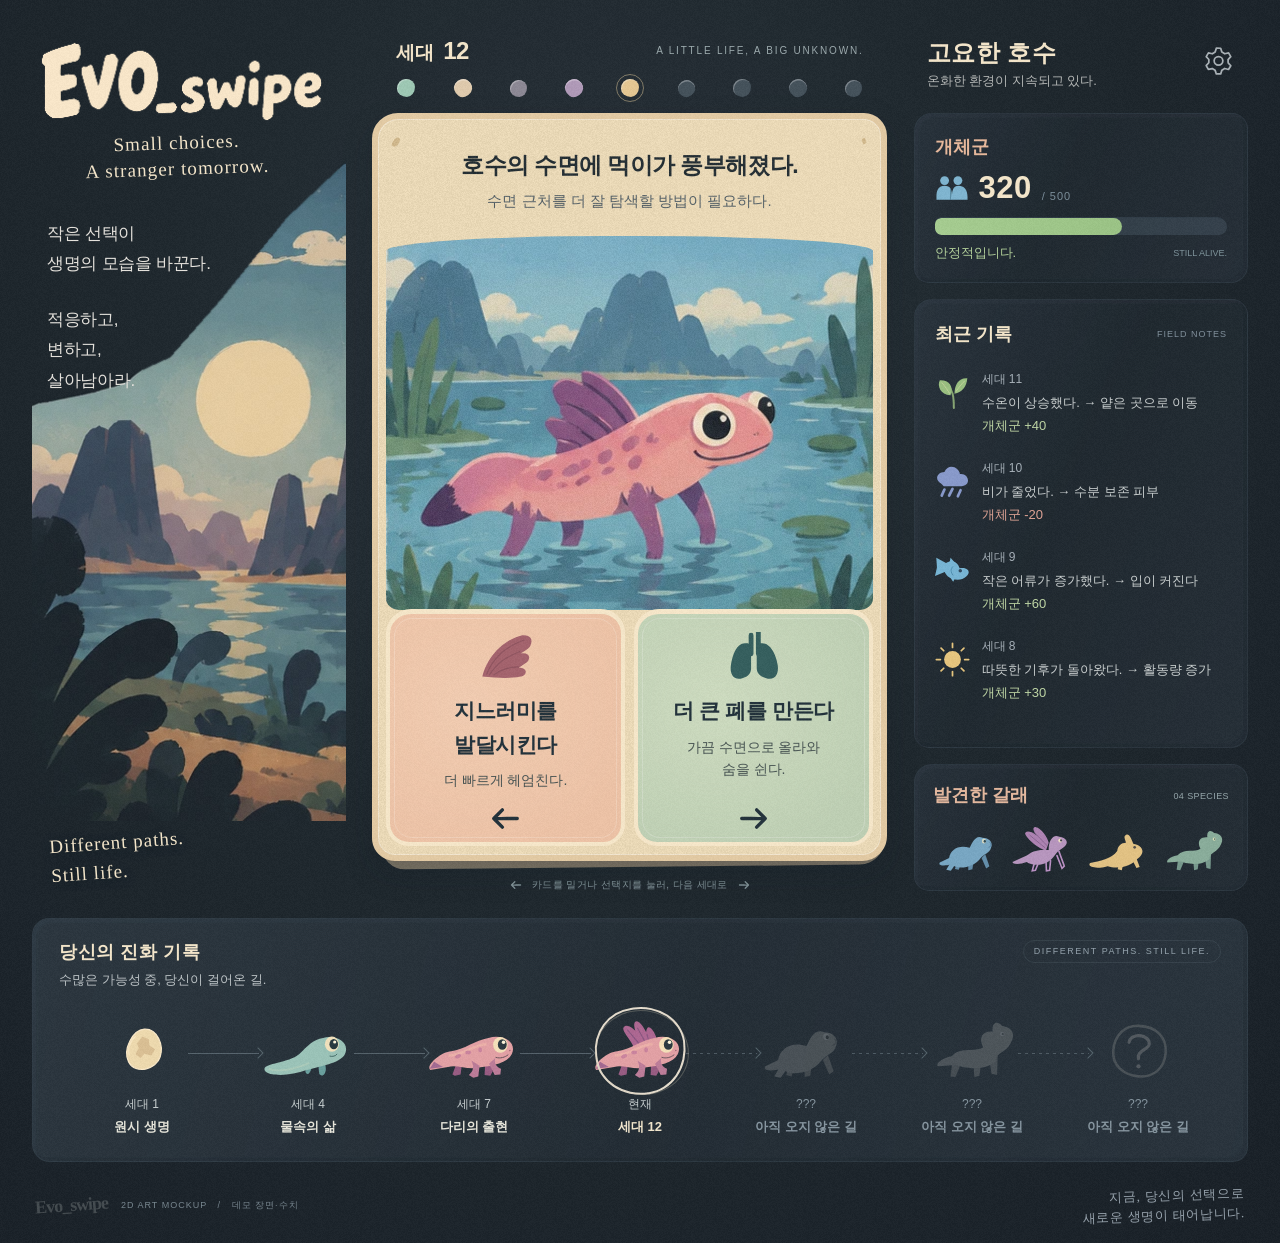
<file: EVO_SWIPE_2D_mockup.html>
<!DOCTYPE html>
<html lang="ko">
<head>
<meta charset="utf-8">
<meta name="viewport" content="width=device-width,initial-scale=1,viewport-fit=cover">
<meta name="theme-color" content="#1c242b">
<meta name="description" content="EVO SWIPE — 손그림 2D 아트 디렉션 인터랙티브 목업">
<title>EVO SWIPE · 2D 아트 목업</title>
<style>
:root{color-scheme:dark;--ink:#202b31;--bg:#1c242b;--panel:#27323b;--cream:#f5e7cb;--paper:#f1dfbb;--muted:#b5babe;--mint:#a9ce9b;--peach:#ebbd9c;--teal:#91bdaf;--rose:#cc8b99;--line:rgba(204,217,224,.13);--font:"NanumSquareRound","Apple SD Gothic Neo","Malgun Gothic","Noto Sans CJK KR",sans-serif;--hand:"Comic Neue","Segoe Print","Comic Sans MS",cursive}
*{box-sizing:border-box}html{width:100%;max-width:100%;overflow-x:hidden;position:relative;min-width:320px;background:var(--bg);scroll-behavior:smooth}body{position:relative;margin:0;color:var(--cream);font-family:var(--font);font-size:15px;line-height:1.6;overflow-x:hidden;background:radial-gradient(ellipse at 46% 31%,#2a353c 0,#1e272e 43%,#181f26 100%);min-height:100vh}button,input{font:inherit}button{cursor:pointer;border:0;color:inherit}button:disabled{cursor:default}button:focus-visible,a:focus-visible,[tabindex]:focus-visible{outline:3px solid #e7c994;outline-offset:6px}button{-webkit-tap-highlight-color:transparent}button svg{pointer-events:none}svg{overflow:visible}.icon{width:24px;height:24px;flex-shrink:0;display:inline-block}.defs{position:absolute;width:0;height:0;overflow:hidden;pointer-events:none}.sr-only{position:absolute!important;width:1px;height:1px;padding:0;overflow:hidden;clip:rect(0,0,0,0);white-space:nowrap;border:0}body:after{content:"";position:absolute;inset:0;pointer-events:none;opacity:.024;background-image:url('[data-uri]');z-index:1000}.page{width:min(1310px,calc(100% - 64px));margin:auto;padding:32px 0 18px}.play-layout{display:grid;grid-template-columns:minmax(220px,.94fr) minmax(360px,1.54fr) minmax(255px,1fr);gap:26px;align-items:stretch}.brand-rail{position:relative;isolation:isolate;min-width:0;display:flex;flex-direction:column;overflow:hidden;padding-top:1px}.brand-logo{display:block;width:100%;max-width:297px;height:auto}.brand-tagline{font-family:var(--hand);font-size:19px;line-height:1.35;letter-spacing:1.1px;text-align:center;transform:rotate(-2deg);margin:9px 0 32px;max-width:290px}.brand-copy{position:relative;z-index:1;font-size:17px;line-height:1.8;letter-spacing:-.3px;margin:5px 0 0 15px;color:#e7e4de}.brand-copy p{margin:0 0 25px}.landscape{position:absolute;top:123px;left:-18px;bottom:15px;width:calc(100% + 25px);z-index:-1;object-fit:fill;opacity:.96;filter:saturate(.85)}.brand-foot{margin:auto 0 11px 18px;font-family:var(--hand);font-size:19px;line-height:1.5;letter-spacing:1px;transform:rotate(-4deg);text-shadow:0 2px 9px #152026}.brand-foot span{display:block}.tiny-index{font:10px/1.4 var(--font);letter-spacing:2px;color:#788791;position:absolute;left:16px;bottom:77px}.game-column{min-width:0;position:relative}.generation-head{height:81px;padding:0 24px 12px;display:flex;flex-direction:column;justify-content:space-between}.generation-line{display:flex;align-items:center;justify-content:space-between;gap:8px}.generation-line h1{font-size:19px;margin:0;font-weight:800;letter-spacing:-.5px}.generation-line h1 b{font-size:24px;font-weight:800;margin-left:5px}.chapter-count{font-size:10px;letter-spacing:1.8px;color:#9caaad}.pebbles{display:flex;align-items:center;justify-content:space-between;padding:0 1px 4px;gap:15px}.pebble{height:18px;width:18px;border-radius:49% 51% 45% 55% / 53% 45% 55% 47%;box-shadow:inset 1px 1px 0 rgba(255,255,255,.3);background:#44515b;position:relative;transition:background .35s}.pebble:nth-child(2n){transform:rotate(34deg)}.pebble:nth-child(3n){height:17px;width:17px}.pebble.complete:nth-child(1){background:#9ec9b5}.pebble.complete:nth-child(2){background:#e1cbae}.pebble.complete:nth-child(3){background:#8d8995}.pebble.complete:nth-child(4){background:#b19ab9}.pebble.complete:nth-child(5){background:#e6c893}.pebble.current:after{content:"";position:absolute;inset:-5px;border:1px solid rgba(230,204,158,.48);border-radius:50%}.card-shell{position:relative;perspective:1200px}.card-shell:before{content:"";position:absolute;inset:7px 6px -6px;background:#cfb995;border-radius:25px 22px 25px 23px;transform:rotate(-.6deg);opacity:.55}.swipe-card{position:relative;background:var(--paper);color:var(--ink);border:6px solid #e4cba4;border-radius:26px 23px 25px 23px;padding:0 8px 9px;isolation:isolate;overflow:hidden;box-shadow:0 12px 30px #10182035,inset 0 0 0 1px #fff5;touch-action:pan-y;user-select:none;transform-origin:50% 82%;transform:translateX(var(--drag-x,0px)) rotate(var(--drag-r,0deg));transition:transform .38s cubic-bezier(.2,.8,.2,1),opacity .26s;will-change:transform}.swipe-card:before{content:"";position:absolute;inset:0;background:radial-gradient(ellipse at 85% 4%,#fff8e43b,transparent 42%),url('[data-uri]');opacity:.045;pointer-events:none;z-index:2}.swipe-card.dragging{transition:none;cursor:grabbing}.swipe-card.out-left{transform:translateX(-180px) rotate(-14deg);opacity:0}.swipe-card.out-right{transform:translateX(180px) rotate(14deg);opacity:0}.card-heading{text-align:center;position:relative;padding:26px 12px 18px;min-height:112px;display:flex;flex-direction:column;justify-content:center;gap:7px;cursor:grab}.card-heading:before,.card-heading:after{content:"";position:absolute;width:6px;height:10px;background:#be9d66;opacity:.53;top:18px;left:7px;border-radius:60% 30% 50% 20%;transform:rotate(25deg)}.card-heading:after{left:auto;right:7px;width:4px;height:6px;top:19px;transform:rotate(-24deg)}.card-heading h2{font-size:20px;font-weight:900;line-height:1.45;letter-spacing:-.6px;margin:0;word-break:keep-all}.card-heading p{font-size:13px;line-height:1.65;margin:0;color:#546066;word-break:keep-all}.illustration{position:relative;aspect-ratio:453/348;overflow:hidden;border-radius:45% 48% 3% 3% / 4% 4% 3% 3%;background:#78a9b5;cursor:grab;transform:translateZ(0)}.scene-art{display:block;width:100%;height:100%;object-fit:cover;transition:filter 1s,transform .9s;pointer-events:none}.illustration:after{content:"";position:absolute;inset:0;pointer-events:none;background:linear-gradient(180deg,#42657000 60%,#84b7ad13 100%)}.swipe-card:hover .scene-art{transform:scale(1.012)}.scene-art[data-tone="dusk"]{filter:saturate(.8) hue-rotate(15deg) brightness(.82)}.scene-art[data-tone="rain"]{filter:saturate(.65) brightness(.87)}.scene-art[data-tone="warm"]{filter:sepia(.16) saturate(.86)}.scene-art[data-tone="cold"]{filter:saturate(.57) brightness(1.04)}.art-credit{position:absolute;bottom:9px;left:12px;font-size:8px;letter-spacing:2px;font-weight:800;color:#d3ecdf;opacity:0;transition:opacity .25s}.illustration:hover .art-credit{opacity:.8}.choice-stamp{position:absolute;top:26px;padding:8px 13px;border:2px solid currentColor;border-radius:9px;color:#354b49;background:#ebdcb6ed;font-weight:900;font-size:19px;z-index:3;opacity:0;transform:rotate(-10deg);left:14px;pointer-events:none}.choice-stamp.right{left:auto;right:14px;transform:rotate(10deg);background:#c9d8bceb}.choice-row{display:grid;grid-template-columns:1fr 1fr;gap:9px;position:relative;margin-top:-1px;z-index:3}.choice{padding:18px 15px 11px;border:4px solid #f7e8ca;border-top-width:5px;border-radius:25px 24px 22px 23px;display:flex;align-items:center;justify-content:flex-start;flex-direction:column;min-height:214px;position:relative;transition:transform .2s,background .2s,box-shadow .2s;overflow:hidden;isolation:isolate;color:#22323b}.choice:before{content:"";position:absolute;inset:4px;border-radius:18px 21px 17px 18px;border:1px solid #fff3;pointer-events:none;z-index:-1}.choice-left{background:#eec3a6;background-image:radial-gradient(ellipse at 35% 40%,#f6d5bd88,transparent 80%)}.choice-right{background:#bfd0b5;background-image:radial-gradient(ellipse at 35% 40%,#dbe8ca88,transparent 80%)}.choice:hover,.choice.preview{transform:translateY(-3px);box-shadow:0 5px 0 #8a725844}.choice-left:hover,.choice-left.preview{background-color:#efb493}.choice-right:hover,.choice-right.preview{background-color:#acc7a5}.choice:active{transform:translateY(0)}.trait-icon{width:57px;height:50px;margin:0 0 12px;color:#a4636d}.choice-right .trait-icon{color:#355f5e}.choice strong{font-size:18px;line-height:1.6;letter-spacing:-.4px;word-break:keep-all;max-width:170px}.choice small{font-size:12px;line-height:1.6;margin-top:8px;color:#465251;min-height:32px;word-break:keep-all}.choice-arrow{width:33px;height:30px;margin-top:auto;padding-top:5px}.swipe-hint{display:flex;align-items:center;justify-content:center;gap:10px;font-size:10px;color:#829398;letter-spacing:.4px;margin-top:17px;height:13px}.swipe-hint .icon{width:12px;height:12px}.inspector{min-width:0;display:flex;flex-direction:column;gap:16px}.environment{height:65px;margin-bottom:0;display:flex;align-items:center;justify-content:space-between;padding:0 9px 1px 13px;gap:5px}.environment h2{font-size:21px;line-height:1.4;margin:0 0 1px;font-weight:800;letter-spacing:.5px}.environment p{font-size:11px;color:#b5b8b6;margin:0;word-break:keep-all}.settings-button{background:none;padding:6px;color:#abb3b8;border-radius:50%;transition:transform .2s,color .2s;flex:0 0 auto}.settings-button .icon{width:29px;height:29px}.settings-button:hover{transform:rotate(20deg);color:var(--cream)}.panel{position:relative;border:1px solid #3b485260;border-radius:18px 16px 17px 15px;background:linear-gradient(115deg,#303d4878,#222c3560 45%,#34424c65);isolation:isolate;box-shadow:inset 3px 3px 0 #91a4b508,inset -4px -4px 0 #0c141b1c}.panel:before{content:"";position:absolute;inset:3px 4px;border-radius:15px 15px 12px 15px;pointer-events:none;border:1px solid #8d9aa506}.panel h3{margin:0;font-size:15px;font-weight:800;line-height:1.5}.population-panel{padding:19px 20px 16px}.population-panel h3{color:#e8b99c}.population-number{display:flex;align-items:center;gap:10px;margin:8px 0 11px;font-weight:900;font-size:28px;line-height:1.2;letter-spacing:.5px}.population-number .icon{color:#7fb6d1;width:34px;height:28px}.population-number .pop-max{font-size:11px;color:#7d909c;font-weight:400;align-self:flex-end;margin-bottom:3px;letter-spacing:1px}.pop-track{height:18px;border-radius:8px 12px 10px 8px;background:#48566181;overflow:hidden;border-top:1px solid #101a261a}.pop-fill{width:64%;height:100%;border-radius:7px 10px 10px 7px;background:linear-gradient(95deg,#a6cd91,#9bc486);transition:width .6s,background .5s}.pop-caption{display:flex;align-items:center;justify-content:space-between;font-size:11px;color:#b6d49d;margin:8px 0 0}.pop-caption small{color:#7f939b;font-size:9px}.journal{padding:17px 20px 16px;flex:1}.journal-head{display:flex;justify-content:space-between;align-items:center;gap:12px;margin-bottom:14px}.journal-head span{color:#82919c;letter-spacing:1px;font-size:9px}.log-list{list-style:none;margin:0;padding:0;display:flex;flex-direction:column;gap:19px}.log-entry{display:grid;grid-template-columns:35px 1fr;gap:12px;align-items:start}.log-entry>.icon{width:35px;height:35px;margin-top:3px}.log-entry .log-generation{font-size:10px;color:#a7b1b9;display:block;margin-bottom:4px;line-height:1.3}.log-entry p{font-size:11px;line-height:1.65;margin:0;color:#cbd0d0;word-break:keep-all}.log-entry .delta{font-size:11px;display:block;line-height:1.7;margin-top:2px;color:#c1d8a6}.log-entry .delta.negative{color:#e1a495}.log-entry.new{animation:logIn .4s ease-out}.log-icon-leaf{color:#9ac081}.log-icon-rain{color:#899acc}.log-icon-fish{color:#77b6d5}.log-icon-sun{color:#e8c67e}.discovery{padding:17px 18px 8px}.discovery-head{display:flex;align-items:center;justify-content:space-between}.discovery h3{color:#e5b99f}.discovery-head small{font-size:9px;letter-spacing:.4px;color:#95a6aa}.species-collection{display:flex;justify-content:space-between;gap:1px;margin-top:7px}.species-button{background:transparent;padding:4px 0 0;width:25%;border-radius:12px;transition:transform .2s;position:relative}.species-button:hover{transform:translateY(-4px)}.mini-creature{width:100%;height:62px;display:block}.species-button:after{content:attr(data-name);position:absolute;bottom:-5px;left:50%;transform:translate(-50%,100%);font-size:10px;white-space:nowrap;padding:3px 7px;border-radius:4px;background:#151e25;color:#dedaca;opacity:0;pointer-events:none;transition:opacity .2s;z-index:4}.species-button:hover:after,.species-button:focus-visible:after{opacity:1}.timeline-panel{margin-top:27px;padding:19px 26px 17px;border-radius:17px 19px 15px 18px;background:linear-gradient(105deg,#36444e95,#29353e80 53%,#35434e90)}.timeline-top{display:flex;align-items:flex-start;justify-content:space-between}.timeline-top h2{font-size:16px;letter-spacing:.6px;margin:0 0 3px;font-weight:800}.timeline-top p{font-size:11px;color:#bfc5c8;margin:0}.timeline-label{font-size:9px;letter-spacing:1.5px;color:#95a3ad;border:1px solid #bac6ca1a;border-radius:20px;padding:3px 10px;margin-top:2px}.timeline-scroll{overflow-x:auto;scrollbar-width:thin;scrollbar-color:#50616b transparent;padding:6px 0 1px}.timeline{display:flex;align-items:flex-start;justify-content:space-between;min-width:620px;padding-top:2px}.timeline-item{border:0;position:relative;background:transparent;padding:0;flex:1;min-width:0;text-align:center;cursor:pointer;isolation:isolate}.timeline-item:not(:last-child):after{content:"";position:absolute;left:calc(50% + 46px);right:calc(-50% + 49px);top:46px;height:1px;background:#81929b86;z-index:-1}.timeline-item:not(:last-child):before{content:"";position:absolute;left:calc(150% - 54px);top:42px;width:7px;height:7px;transform:rotate(-45deg);border-bottom:1px solid #81929b86;border-right:1px solid #81929b86;z-index:-1}.timeline-item.future:not(:last-child):after,.timeline-item.current:after{background:repeating-linear-gradient(90deg,#81929b70 0,#81929b70 3px,transparent 3px,transparent 7px)}.time-creature{width:105px;height:88px;margin:auto;display:flex;align-items:center;justify-content:center;position:relative}.time-creature svg{width:101px;height:77px;transition:transform .2s}.timeline-item:hover .time-creature svg{transform:translateY(-3px)}.timeline-item.current .time-creature:before{content:"";position:absolute;inset:0 7px;border:2px solid #e7dece;border-radius:47% 52% 48% 53% / 49% 47% 55% 48%;transform:rotate(-8deg)}.timeline-item.current .time-creature:after{content:"";position:absolute;inset:3px 4px 0 7px;border:1px solid #cfc6b147;border-radius:50%;transform:rotate(6deg)}.timeline-item.future .time-creature{opacity:.3;filter:grayscale(1)}.timeline-item span{font-size:10px;display:block;color:#c9d0d1;line-height:1.65}.timeline-item strong{font-weight:800;font-size:11px;display:block;margin-top:2px;color:#e8e7dc;line-height:1.6}.timeline-item.current strong{color:#f4e8ce}.timeline-item.future span,.timeline-item.future strong{color:#8796a0}.page-footer{display:flex;align-items:center;justify-content:space-between;padding:24px 3px 0;gap:15px;color:#798891}.footer-left{display:flex;align-items:center;gap:13px;font-size:9px;letter-spacing:1px}.footer-wordmark{font:900 18px var(--hand);color:#99a0a055;transform:rotate(-4deg);letter-spacing:-1px}.footer-note{font:13px/1.5 var(--hand);color:#98a4ae;letter-spacing:.7px;text-align:right;transform:rotate(-2deg)}.mobile-top,.mobile-pop{display:none}.toast{position:fixed;bottom:25px;left:50%;transform:translate(-50%,20px);opacity:0;pointer-events:none;padding:12px 20px;border:1px solid #f0dfbd50;border-radius:12px;background:#ecdec0;color:#26343c;font-size:13px;z-index:100;box-shadow:0 12px 35px #0004;transition:opacity .25s,transform .25s;max-width:calc(100vw - 32px);text-align:center;word-break:keep-all}.toast.show{opacity:1;transform:translate(-50%,0)}dialog{color:var(--cream);background:#25323a;border:1px solid #6f838855;border-radius:23px;padding:0;width:min(420px,calc(100vw - 36px));box-shadow:0 30px 90px #0a111a80;max-height:calc(100dvh - 48px);overflow-y:auto}dialog::backdrop{background:#101922cf;backdrop-filter:blur(4px)}.dialog-inner{padding:28px}.dialog-top{display:flex;align-items:center;justify-content:space-between;margin-bottom:17px}.dialog-top h2{font-size:20px;margin:0;font-weight:800}.close-button{background:none;padding:3px;color:#b8c1c4;font-size:26px;line-height:1;width:32px;height:32px;border-radius:50%}.close-button:hover{color:#f4e4c8;background:#8c9a9a18}.dialog-inner p{font-size:13px;color:#bbc6c8;line-height:1.9;word-break:keep-all}.setting-row{display:flex;justify-content:space-between;align-items:center;gap:12px;border-top:1px solid var(--line);padding:17px 0}.setting-row label{font-size:13px}.setting-row small{display:block;font-size:10px;color:#91a4aa;margin-top:3px}.setting-row input{appearance:none;width:40px;height:24px;border-radius:20px;background:#56666d;position:relative;cursor:pointer;flex-shrink:0}.setting-row input:before{content:"";width:18px;height:18px;position:absolute;top:3px;left:3px;border-radius:50%;background:#ece6d4;transition:transform .2s}.setting-row input:checked{background:#80a785}.setting-row input:checked:before{transform:translateX(16px)}.dialog-button{width:100%;background:#edddbb;color:#28383b;padding:12px 20px;font-size:13px;font-weight:800;border-radius:11px;margin-top:10px;transition:background .2s}.dialog-button:hover{background:#f8e8c6}.dialog-small{font-size:10px!important;color:#899da5!important;line-height:1.7!important;margin:14px 0 0}.species-display{height:140px;background:radial-gradient(ellipse at 50% 70%,#75908635,transparent 68%);display:flex;align-items:center;justify-content:center}.species-display svg{width:190px;height:132px}.species-tag{font-size:9px;letter-spacing:2px;color:#a9c4ad}.result-dialog{background:#f0e1c4;color:var(--ink);border:5px solid #e0c59d}.result-dialog .dialog-inner{padding:25px}.result-dialog .eyebrow{font-size:9px;letter-spacing:1.9px;color:#7f8b79;font-weight:800}.result-dialog h2{font-size:24px;line-height:1.45;margin:10px 0 16px;word-break:keep-all}.result-trait{display:flex;align-items:center;gap:11px;margin:0 0 20px;padding-bottom:16px;border-bottom:1px dashed #82795350}.result-trait .icon{color:#a7687b;width:35px;height:35px}.result-trait small{font-size:10px;color:#7d887a;display:block}.result-trait strong{font-size:14px;display:block;margin-top:3px}.result-environment{display:flex;gap:15px;align-items:center;background:#d5dbc069;padding:17px;border-radius:14px;margin-bottom:14px}.result-environment .icon{width:40px;height:40px;color:#6b9887}.result-environment strong{font-size:16px}.result-environment p{color:#5c706a;margin:3px 0 0;font-size:11px;line-height:1.6}.result-caption{color:#56645d!important;font-size:13px!important;margin:15px 0 10px}.result-pop{font-size:11px;color:#61735d;display:flex;justify-content:space-between;align-items:center}.result-pop strong{font-size:22px}.result-dialog .dialog-button{background:#314e4c;color:#f4e7ce;margin-top:21px}.result-dialog .dialog-button:hover{background:#3b615b}.result-bottom-note{font-size:9px!important;color:#8b917e!important;text-align:center;margin:12px 0 0!important}.paused .scene-art{transition:none!important}.reduce-motion *{animation:none!important;transition:none!important;scroll-behavior:auto!important}@keyframes logIn{from{opacity:0;transform:translateY(-8px)}to{opacity:1;transform:none}}

/* Slight paper tooth, clear typography — illustration, not a noisy scan. */
@media(min-width:1191px){
 .card-heading h2{font-size:23px}.card-heading p{font-size:15px}.card-heading{min-height:117px}
 .choice strong{font-size:21px}.choice small{font-size:14px}.choice{min-height:222px}
 .panel h3{font-size:18px}.environment p{font-size:13px}.environment h2{font-size:24px}
 .population-number{font-size:31px}.pop-caption{font-size:13px}.population-panel{padding-top:20px;padding-bottom:18px}
 .log-entry .log-generation{font-size:12px}.log-entry p{font-size:13px}.log-entry .delta{font-size:13px}
 .log-list{gap:24px}.journal{padding-top:21px;padding-bottom:22px}.journal-head{margin-bottom:24px}
 .timeline-top h2{font-size:18px}.timeline-top p{font-size:13px}.timeline-item span{font-size:12px}.timeline-item strong{font-size:13px}
 .timeline-panel{padding-bottom:22px}.timeline-scroll{padding-top:12px}.timeline{padding-top:4px}
}
.log-icon-moon{color:#b6a0c8}.log-icon-snow{color:#a8c5cf}

@media(min-width:1500px){.page{padding-top:40px}.play-layout{gap:30px}.card-heading{padding-top:29px;padding-bottom:22px}.choice{min-height:220px}}
@media(max-width:1190px){.page{width:calc(100% - 44px);padding-top:26px}.play-layout{grid-template-columns:minmax(150px,.72fr) minmax(340px,1.5fr) minmax(235px,1fr);gap:20px}.brand-tagline{font-size:16px}.brand-copy{font-size:14px;margin-left:8px}.brand-copy p{margin-bottom:21px}.brand-foot{font-size:16px;margin-left:8px}.landscape{top:145px}.chapter-count{letter-spacing:1px;font-size:8px}.card-heading h2{font-size:18px}.card-heading{padding:23px 7px 17px;min-height:105px}.choice{padding:14px 11px 9px;min-height:192px}.choice strong{font-size:16px}.trait-icon{height:43px;margin-bottom:7px}.choice small{font-size:11px}.choice-arrow{height:26px;width:30px}.journal{padding:17px 16px}.log-list{gap:15px}.log-entry{grid-template-columns:30px 1fr;gap:10px}.log-entry>.icon{width:30px;height:32px}.environment{padding-left:8px}.environment h2{font-size:19px}.population-panel{padding:18px 17px}.timeline-panel{margin-top:24px}}
@media(max-width:960px){.page{width:calc(100% - 44px);max-width:830px}.play-layout{grid-template-columns:minmax(360px,1.48fr) minmax(235px,1fr);gap:24px}.brand-rail{display:none}.mobile-top{display:flex;align-items:center;justify-content:space-between;margin:0 0 25px;gap:15px}.mobile-top .brand-logo{width:178px}.mobile-subtitle{font:14px/1.4 var(--hand);letter-spacing:1px;color:#b1b7b6;text-align:right}.mobile-settings{display:none}.card-heading h2{font-size:19px}.environment{height:65px}.generation-head{padding-left:18px;padding-right:18px}.timeline-panel{margin-top:23px}.timeline-label{display:none}.page-footer{padding-top:20px}}
@media(max-width:700px){.page{width:calc(100% - 30px);max-width:480px;padding-top:19px;padding-bottom:20px}.mobile-top{margin-bottom:17px;align-items:center}.mobile-top .brand-logo{width:156px}.mobile-subtitle{font-size:10px;letter-spacing:.8px;flex:1;margin-left:5px}.mobile-settings{display:block}.mobile-settings .icon{width:25px;height:25px}.play-layout{display:flex;flex-direction:column;gap:20px}.game-column{width:100%}.generation-head{height:60px;padding:0 10px 11px}.generation-line h1{font-size:15px}.generation-line h1 b{font-size:19px}.chapter-count{font-size:8px;letter-spacing:1.4px}.pebbles{display:none}.mobile-pop{display:flex;align-items:center;gap:7px;font-size:10px;color:#baccc1;margin-top:3px;line-height:1.4}.mobile-pop .icon{width:15px;height:15px;color:#91b8c8}.mobile-pop strong{font-size:11px}.mobile-pop .mini-track{flex:1;height:5px;background:#4c5c6455;border-radius:9px;margin-left:2px;overflow:hidden}.mobile-pop .mini-fill{width:64%;height:100%;border-radius:9px;background:#a7c992;transition:width .5s}.mobile-pop .mobile-env{font-size:10px;color:#9faaa9;margin-left:6px;white-space:nowrap}.swipe-card{border-width:5px;border-radius:22px 20px 22px 20px;padding:0 6px 6px}.card-heading{min-height:91px;padding:18px 8px 14px;gap:7px}.card-heading h2{font-size:17px;letter-spacing:-.55px}.card-heading p{font-size:11px}.card-heading:before{top:15px;left:4px;width:4px;height:6px}.card-heading:after{right:4px;top:17px}.choice-row{gap:6px}.choice{padding:12px 8px 8px;min-height:179px;border-width:3px;border-radius:21px 20px 19px 20px}.trait-icon{width:45px;height:40px;margin-bottom:7px}.choice strong{font-size:16px;line-height:1.45;max-width:130px}.choice small{font-size:10px;line-height:1.55;margin-top:9px;min-height:30px}.choice-arrow{width:30px;height:26px;padding-top:5px}.swipe-hint{margin-top:16px;font-size:9px;height:13px;letter-spacing:0}.inspector{display:grid;grid-template-columns:1fr 1fr;gap:12px}.environment{display:none}.population-panel{padding:15px 14px 14px;order:0}.population-panel h3{font-size:12px}.population-number{font-size:25px;margin:8px 0 9px;gap:8px}.population-number .icon{width:28px;height:25px}.population-number .pop-max{font-size:9px}.pop-track{height:12px}.pop-caption{font-size:9px;margin-top:8px}.pop-caption small{display:none}.discovery{order:1;padding:15px 11px 9px}.discovery h3{font-size:12px}.discovery-head small{font-size:8px}.species-collection{display:grid;grid-template-columns:1fr 1fr;gap:0;margin-top:4px}.species-button{width:100%;padding:0}.mini-creature{height:43px}.species-button:after{display:none}.journal{order:2;grid-column:1/-1;padding:17px 16px}.journal-head{margin-bottom:15px}.journal h3{font-size:13px}.journal-head span{font-size:8px}.log-list{display:grid;grid-template-columns:1fr 1fr;gap:17px 15px}.log-entry{gap:9px;grid-template-columns:26px 1fr}.log-entry>.icon{width:26px;height:29px}.log-entry .log-generation{font-size:9px}.log-entry p{font-size:10px;line-height:1.7}.log-entry .delta{font-size:10px}.timeline-panel{margin-top:18px;padding:17px 15px 13px}.timeline-top h2{font-size:14px;margin-bottom:4px}.timeline-top p{font-size:10px}.timeline-scroll{padding-top:11px;padding-bottom:5px}.timeline{min-width:655px}.time-creature{width:85px;height:75px}.time-creature svg{width:87px;height:66px}.timeline-item:not(:last-child):after{left:calc(50% + 40px);right:calc(-50% + 44px);top:40px}.timeline-item:not(:last-child):before{left:calc(150% - 49px);top:36px}.timeline-item.current .time-creature:before{inset:0 4px}.timeline-item.current .time-creature:after{inset:3px 3px 0 4px}.timeline-item span{font-size:9px}.timeline-item strong{font-size:10px}.page-footer{align-items:flex-start;gap:10px;padding-top:21px}.footer-left{font-size:7px;gap:8px;letter-spacing:.6px}.footer-wordmark{font-size:14px}.footer-note{font-size:10px;letter-spacing:.2px;line-height:1.6}.footer-left .footer-detail{max-width:112px}.result-dialog h2{font-size:21px}.result-dialog .dialog-inner{padding:22px}.toast{font-size:11px}}
@media(max-width:359px){.page{width:calc(100% - 22px)}.mobile-top .brand-logo{width:136px}.mobile-subtitle{font-size:9px}.card-heading h2{font-size:15px}.choice strong{font-size:14px}.choice{min-height:170px}.chapter-count{font-size:7px}.generation-line h1{font-size:14px}.population-number{font-size:23px}.log-list{grid-template-columns:1fr}.footer-note{font-size:9px}}
@media(prefers-reduced-motion:reduce){*{animation-duration:.01ms!important;transition-duration:.01ms!important;scroll-behavior:auto!important}}
</style>
</head>
<body>
<svg xmlns="http://www.w3.org/2000/svg" class="defs" aria-hidden="true">
<defs>
 <filter id="soft-ink" x="-10%" y="-10%" width="120%" height="120%"><feTurbulence baseFrequency=".065" numOctaves="2" seed="9" result="noise"/><feDisplacementMap in="SourceGraphic" in2="noise" scale=".65" xChannelSelector="R" yChannelSelector="G"/></filter>
 <symbol id="i-arrow-right" viewBox="0 0 40 32"><path d="M5 16c9-.5 18 .7 29 0M24 5l11 11-11 11" fill="none" stroke="currentColor" stroke-width="4.4" stroke-linecap="round" stroke-linejoin="round"/></symbol>
 <symbol id="i-arrow-left" viewBox="0 0 40 32"><path d="M35 16c-9-.5-18 .7-29 0M16 5 5 16l11 11" fill="none" stroke="currentColor" stroke-width="4.4" stroke-linecap="round" stroke-linejoin="round"/></symbol>
 <symbol id="i-gear" viewBox="0 0 40 40"><path d="m17 3 6 .1 1.6 5.2 4.1 2.4 5.2-1.2 3 5.2-3.7 4 .1 4.5 3.7 4-3.2 5.2-5.3-1.4-3.8 2.3-1.7 5.2h-6l-1.7-5.2-3.9-2.2-5.4 1.2-3-5.2 3.6-4 .1-4.5-3.6-4 3-5.1 5.4 1.2 3.9-2.3L17 3Z" fill="none" stroke="currentColor" stroke-width="2.4" stroke-linejoin="round"/><circle cx="20" cy="20.5" r="6" fill="none" stroke="currentColor" stroke-width="2.4"/></symbol>
 <symbol id="i-pop" viewBox="0 0 46 36"><g fill="currentColor"><circle cx="13" cy="8" r="6"/><circle cx="31" cy="8" r="6"/><path d="M2 30c-.2-9 3-15 11-15s10 5 10 15v4H2ZM23 30c-.2-9 2-15 9-15s12 5 12 15v4H23Z"/></g><path d="M21 19v15" stroke="#37667b" stroke-width="1.4" opacity=".5"/></symbol>
 <symbol id="i-fin" viewBox="0 0 64 56"><path d="M6 50C10 33 24 11 49 4c9-2 15 3 11 11-1 3-6 6-11 9 10-2 12 5 7 10l-9 6c11 0 9 9 2 10-14 3-29 1-43 0Z" fill="currentColor"/><path d="M11 47c8-20 25-32 42-38M14 48c11-17 22-21 34-26M19 48c9-7 17-9 28-9" fill="none" stroke="#774351" stroke-width="1.3" opacity=".45" stroke-linecap="round"/></symbol>
 <symbol id="i-lungs" viewBox="0 0 64 62"><path d="M29 4v23m9-27v27" stroke="currentColor" stroke-width="6" fill="none" stroke-linecap="round"/><path d="M22 14C12 13 6 27 4 41c-2 13 5 20 15 16 7-2 10-6 10-12V24c0-8-2-11-7-10ZM43 14c10 0 17 14 19 27 2 13-5 20-15 16-7-2-11-6-11-12V24c0-8 3-11 7-10Z" fill="currentColor"/></symbol>
 <symbol id="i-leaf" viewBox="0 0 52 52"><path d="M28 49c0-19-2-26-9-34" fill="none" stroke="#87a573" stroke-width="3" stroke-linecap="round"/><path d="M23 30C8 29 3 16 7 8c12-1 22 8 16 22ZM29 28C29 15 35 4 48 5c-1 13-8 21-19 23Z" fill="currentColor"/><path d="M10 11c5 6 9 12 12 17M44 9c-5 5-10 11-13 16" fill="none" stroke="#dbdfad" stroke-width="1.4" opacity=".6"/></symbol>
 <symbol id="i-rain" viewBox="0 0 52 52"><path d="M9 29C-2 23 4 12 14 12 20-2 36 5 37 15c13-2 18 17 2 18H13Z" fill="currentColor"/><path d="m14 38-4 9m16-10-5 10m17-8-4 9" fill="none" stroke="currentColor" stroke-width="4" stroke-linecap="round"/></symbol>
 <symbol id="i-fish" viewBox="0 0 54 45"><path d="M38 19c-4-11-12-13-21-8L2 3l1 15-3 13 15-6c4 11 23 17 34 6 7-7 1-14-11-12Z" fill="currentColor"/><path d="m22 12 2-9 10 11M22 31l6 9 5-9" fill="currentColor"/><circle cx="39" cy="23" r="2.7" fill="#314b61"/><path d="M28 16c-4 4-4 9 0 14" fill="none" stroke="#4b8bad" stroke-width="1.4"/></symbol>
 <symbol id="i-sun" viewBox="0 0 52 52"><circle cx="26" cy="26" r="12.5" fill="currentColor"/><path d="M26 2v6m0 36v6M2 26h6m36 0h6M9 9l4 4m26 26 4 4M9 43l4-4M39 13l4-4" stroke="currentColor" stroke-width="2.6" stroke-linecap="round" fill="none"/></symbol>
 <symbol id="i-moon" viewBox="0 0 52 52"><path d="M37 4C11-4-4 24 12 41c14 16 39 7 40-13-16 12-38-8-15-24Z" fill="currentColor"/></symbol>
 <symbol id="i-snow" viewBox="0 0 52 52"><g stroke="currentColor" stroke-width="2.8" stroke-linecap="round" fill="none"><path d="M26 3v46M6 14l40 24M6 38l40-24M19 7l7 6 7-6M19 45l7-6 7 6M6 22l9-3-1-9M46 30l-9 3 1 9M6 30l9 3-1 9M46 22l-9-3 1-9"/></g></symbol>
 <symbol id="i-shell" viewBox="0 0 60 54"><path d="M9 41C-5 6 48-10 57 23c3 12-7 25-26 26-10 1-18-3-22-8Z" fill="currentColor"/><path d="M20 40c-3-12-1-25 8-31m-1 32c4-17 7-20 16-25m-9 28 16-13" stroke="#dae0b4" opacity=".6" stroke-width="2.2" fill="none" stroke-linecap="round"/></symbol>
 <symbol id="i-eye" viewBox="0 0 58 46"><path d="M2 25C12 3 45 0 56 24 44 44 13 45 2 25Z" fill="currentColor"/><ellipse cx="30" cy="24" rx="11" ry="14" fill="#ecdfbb"/><ellipse cx="33" cy="23" rx="6" ry="9" fill="#293d43"/><circle cx="35" cy="19" r="2" fill="#fff4dc"/></symbol>
 <symbol id="i-root" viewBox="0 0 60 55"><path d="M30 8v39m0-23L12 8m18 29 19-20M30 46 17 53m13-7 14 7" stroke="currentColor" stroke-width="5" stroke-linecap="round" fill="none"/><circle cx="12" cy="8" r="5" fill="currentColor"/><circle cx="48" cy="17" r="5" fill="currentColor"/><circle cx="30" cy="8" r="5" fill="currentColor"/></symbol>
 <symbol id="creature-egg" viewBox="0 0 160 110"><path d="M83 21c21-1 31 26 25 44-6 20-39 29-50 8-10-20 7-51 25-52Z" fill="#efdbaf" stroke="#fae9c9" stroke-width="2"/><path d="m80 33 10 4 1 10 9 6-6 10-11-3-6 7-8-6 5-10-3-7Z" fill="#c7a67b" opacity=".5"/><path d="M69 33c-9 7-13 22-10 29" stroke="#fff1d1" opacity=".6" fill="none" stroke-width="2" stroke-linecap="round"/></symbol>
 <symbol id="creature-aqua" viewBox="0 0 160 110"><g filter="url(#soft-ink)"><path d="M106 75c5 16-4 24-9 17l-2-19M86 75c-1 16-9 22-11 13l1-12" fill="#699f9d"/><path d="M103 35c23-6 44 9 34 27-8 13-39 18-60 24C52 96 16 96 11 87c-7-12 36-11 54-26 13-13 23-24 38-26Z" fill="#9bc4b9"/><path d="M17 84c20 7 47-2 64-9" stroke="#bdd3bd" stroke-width="3" opacity=".45" fill="none"/><path d="M125 61c-2 3-7 4-11 3" stroke="#416864" stroke-width="1.5" fill="none" stroke-linecap="round"/><ellipse cx="117" cy="45" rx="11" ry="12" fill="#f2e2bd"/><ellipse cx="120" cy="45" rx="6.8" ry="8.2" fill="#253940"/><circle cx="121.5" cy="41.6" r="2.5" fill="#fff5dc"/></g></symbol>
 <symbol id="creature-pink" viewBox="0 0 160 110"><g filter="url(#soft-ink)"><path d="m104 71 5 17-4 7-9-1 1-20M60 76l-2 17-9 2-4-2 7-19" fill="#985c83"/><path d="M102 35c24-7 46 7 37 26-7 14-29 18-52 21-19 4-34-5-49-1L10 86c-8-7 16-29 33-30 21-3 38-17 59-21Z" fill="#e4a1a5"/><path d="M75 71c5 10 3 17-4 23l7 4 8-2 2-17M113 67c-3 9 4 16 9 17l-1 9-9 1-9-18" fill="#bd7c99"/><path d="M39 63c23 1 39-18 60-18" fill="none" stroke="#f3bcac" stroke-width="4" opacity=".65"/><path d="m16 73-7 11 21-3" fill="#a36a92"/><g fill="#cb849e"><ellipse cx="54" cy="64" rx="5" ry="3" transform="rotate(-24 54 64)"/><ellipse cx="70" cy="58" rx="4.5" ry="3"/><ellipse cx="89" cy="54" rx="3" ry="4"/></g><ellipse cx="121" cy="46" rx="11.5" ry="12.5" fill="#f6e2bb"/><ellipse cx="124" cy="45.5" rx="7" ry="8.5" fill="#293940"/><circle cx="126" cy="42" r="2.8" fill="#fff7dd"/><path d="M133 62c-5 4-12 6-19 4" fill="none" stroke="#66525a" stroke-width="1.5" stroke-linecap="round"/><circle cx="136" cy="55" r="1.2" fill="#9b6573"/></g></symbol>
 <symbol id="creature-fin" viewBox="0 0 160 110"><path d="M71 55c-2-13-21-30-18-36 5-9 19 5 19 5-7-20 6-22 17 2 1-14 10-8 16 8l-6 16Z" fill="#ae6792"/><path d="m59 22 27 32M75 19l17 31M90 29l6 19" stroke="#744e78" stroke-width="1.7" fill="none" opacity=".65"/><use href="#creature-pink"/></symbol>
 <symbol id="creature-blue" viewBox="0 0 160 110"><g filter="url(#soft-ink)" fill="#78a7c4"><path d="M55 66 48 94l8 2 10-24M77 71v26l9-2 3-23M114 62l9 26-7 5-10-23" fill="#638eab"/><path d="M108 26c-16-7-23 12-28 22-24-8-42 4-45 22L15 80c-5 6 7 9 25 4 16 14 49 5 61-10 10-14 23-13 26-27 4-12-5-21-19-21Z"/><path d="M41 75 29 96l10 2 15-21"/><path d="M124 36c4 4 3 10-3 11" fill="none" stroke="#557e9e" stroke-width="2"/><ellipse cx="111" cy="33" rx="4.5" ry="5.5" fill="#d5d9c2"/><ellipse cx="113" cy="34" rx="2.5" ry="3" fill="#294552"/></g></symbol>
 <symbol id="creature-wing" viewBox="0 0 160 110"><g filter="url(#soft-ink)"><path d="M85 54C62 47 36 20 40 15c7-7 23 4 26 8-10-12-11-21-3-20 11 1 26 23 28 34Z" fill="#ae83b3"/><path d="M49 20 83 48M60 15l28 29" stroke="#876390" fill="none" stroke-width="2"/><path d="m61 77-6 21 7-1 8-20m15-3 1 24 7-1 2-21m18-21 12 33-5 5-11-28" stroke="#bb91c5" stroke-width="3.5" fill="none" stroke-linecap="round"/><path d="M114 24c-13-7-24 8-23 29-27-2-36 3-48 12L12 79c0 6 18 5 31 0 9 7 30 9 44 1 15-8 19-20 26-26 25-12 21-27 1-30Z" fill="#b896bf"/><circle cx="116" cy="32" r="4.2" fill="#eee0c2"/><circle cx="118" cy="32" r="2.4" fill="#484654"/></g></symbol>
 <symbol id="creature-yellow" viewBox="0 0 160 110"><g filter="url(#soft-ink)" fill="#e4c384"><path d="m84 79-4 16 9 2 4-17m17-9 11 21 7-2-9-24"/><path d="M114 39c-4-10-9-23-16-19-7 3 0 13 0 17-10 0-18 7-19 18C67 72 40 77 20 81c-8 9 14 14 38 7 23 8 53-1 64-15 21-14 12-31-8-34Z"/><circle cx="117" cy="47" r="3" fill="#564f48"/></g></symbol>
 <symbol id="creature-green" viewBox="0 0 160 110"><g filter="url(#soft-ink)" fill="#8aae9b"><path d="m48 74-3 22 8 1 9-22m19-3 2 25 8-2 3-24m12-8 4 29 9 2 1-31" fill="#77998d"/><path d="M112 25c-2-14 7-18 15-9 15 2 21 11 15 24-8 20-23 15-26 33-21 18-57 7-62 5L25 80c-4-5 9-14 22-16 15-16 37-5 50-14-7-12-4-27 15-25Z"/><circle cx="127" cy="29" r="3.4" fill="#dbe0b9"/><circle cx="128" cy="29" r="1.8" fill="#526b63"/></g></symbol>
 <symbol id="creature-unknown" viewBox="0 0 160 110"><path d="M80 16c29 1 45 18 43 43s-20 39-43 37S38 79 40 55 58 15 80 16Z" fill="none" stroke="#8999a6" stroke-width="4"/><path d="M65 42c3-16 33-13 32 3-1 9-20 10-17 23" fill="none" stroke="#a7b4bd" stroke-width="5" stroke-linecap="round"/><circle cx="80" cy="80" r="3.4" fill="#a7b4bd"/></symbol>
</defs>
</svg>
<div class="page">
<header class="mobile-top"><img class="brand-logo" src="[data-uri]" alt="Evo_swipe"><div class="mobile-subtitle">Small choices.<br>A stranger tomorrow.</div><button class="settings-button mobile-settings" aria-label="목업 설정 열기" data-open-settings><svg class="icon"><use href="#i-gear"/></svg></button></header>
<main>
<div class="play-layout">
<aside class="brand-rail" aria-label="게임 소개">
 <img class="brand-logo" src="[data-uri]" alt="Evo_swipe">
 <p class="brand-tagline">Small choices.<br>A stranger tomorrow.</p>
 <div class="brand-copy"><p>작은 선택이<br>생명의 모습을 바꾼다.</p><p>적응하고,<br>변하고,<br>살아남아라.</p></div>
 <img class="landscape" src="[data-uri]" alt="청록색 호수와 산, 노을이 있는 손그림 풍경">
 <div class="brand-foot"><span>Different paths.</span><span>Still life.</span></div>
</aside>
<section class="game-column" aria-label="진화 선택 카드">
 <div class="generation-head">
  <div class="generation-line"><h1>세대 <b id="generation">12</b></h1><span class="chapter-count">A LITTLE LIFE, A BIG UNKNOWN.</span></div>
  <div class="pebbles" aria-hidden="true"><i class="pebble complete"></i><i class="pebble complete"></i><i class="pebble complete"></i><i class="pebble complete"></i><i class="pebble complete current"></i><i class="pebble"></i><i class="pebble"></i><i class="pebble"></i><i class="pebble"></i></div>
  <div class="mobile-pop"><svg class="icon"><use href="#i-pop"/></svg><span>개체군 <strong id="mobile-pop-val">320</strong></span><div class="mini-track" aria-hidden="true"><div class="mini-fill" id="mobile-pop-fill"></div></div><span class="mobile-env" id="mobile-env">고요한 호수</span></div>
 </div>
 <div class="card-shell">
  <article class="swipe-card" id="swipe-card" tabindex="0" aria-label="선택 카드. 왼쪽 또는 오른쪽 화살표 키로 선택할 수 있습니다.">
   <div class="card-heading"><h2 id="scenario-title">호수의 수면에 먹이가 풍부해졌다.</h2><p id="scenario-subtitle">수면 근처를 더 잘 탐색할 방법이 필요하다.</p></div>
   <div class="illustration" id="illustration"><img class="scene-art" id="scene-art" src="[data-uri]" alt="커다란 눈과 보랏빛 지느러미를 가진 분홍 생명체가 얕은 호수에 서 있는 2D 손그림" draggable="false"><span class="art-credit">ONE STRANGE LITTLE LIFE.</span><span class="choice-stamp left" id="stamp-left" aria-hidden="true">지느러미</span><span class="choice-stamp right" id="stamp-right" aria-hidden="true">더 큰 폐</span></div>
   <div class="choice-row">
    <button type="button" class="choice choice-left" id="choice-left" aria-label="왼쪽 선택: 지느러미를 발달시킨다"><svg class="trait-icon"><use id="left-icon" href="#i-fin"/></svg><strong id="left-label">지느러미를<br>발달시킨다</strong><small id="left-desc">더 빠르게 헤엄친다.</small><svg class="choice-arrow" aria-hidden="true"><use href="#i-arrow-left"/></svg></button>
    <button type="button" class="choice choice-right" id="choice-right" aria-label="오른쪽 선택: 더 큰 폐를 만든다"><svg class="trait-icon"><use id="right-icon" href="#i-lungs"/></svg><strong id="right-label">더 큰 폐를 만든다</strong><small id="right-desc">가끔 수면으로 올라와<br>숨을 쉰다.</small><svg class="choice-arrow" aria-hidden="true"><use href="#i-arrow-right"/></svg></button>
   </div>
  </article>
 </div>
 <div class="swipe-hint"><svg class="icon" aria-hidden="true"><use href="#i-arrow-left"/></svg><span>카드를 밀거나 선택지를 눌러, 다음 세대로</span><svg class="icon" aria-hidden="true"><use href="#i-arrow-right"/></svg></div>
</section>
<aside class="inspector" aria-label="환경, 개체군, 기록">
 <div class="environment"><div><h2 id="environment-title">고요한 호수</h2><p id="environment-desc">온화한 환경이 지속되고 있다.</p></div><button class="settings-button" aria-label="목업 설정 열기" data-open-settings><svg class="icon"><use href="#i-gear"/></svg></button></div>
 <section class="panel population-panel"><h3>개체군</h3><div class="population-number"><svg class="icon" aria-hidden="true"><use href="#i-pop"/></svg><span id="pop-val">320</span><span class="pop-max">/ 500</span></div><div class="pop-track" id="population-meter" role="progressbar" aria-label="개체군" aria-valuemin="0" aria-valuemax="500" aria-valuenow="320"><div class="pop-fill" id="pop-fill"></div></div><p class="pop-caption"><span id="pop-status">안정적입니다.</span><small>STILL ALIVE.</small></p></section>
 <section class="panel journal"><div class="journal-head"><h3>최근 기록</h3><span>FIELD NOTES</span></div><ol class="log-list" id="log-list"></ol></section>
 <section class="panel discovery"><div class="discovery-head"><h3>발견한 갈래</h3><small id="branch-count">04 SPECIES</small></div><div class="species-collection" id="species-collection"></div></section>
</aside>
</div>
<section class="panel timeline-panel" aria-labelledby="timeline-title"><div class="timeline-top"><div><h2 id="timeline-title">당신의 진화 기록</h2><p>수많은 가능성 중, 당신이 걸어온 길.</p></div><span class="timeline-label">DIFFERENT PATHS. STILL LIFE.</span></div><div class="timeline-scroll"><div class="timeline" id="timeline"></div></div></section>
</main>
<footer class="page-footer"><div class="footer-left"><span class="footer-wordmark">Evo_swipe</span><span class="footer-detail">2D ART MOCKUP &nbsp; / &nbsp; 데모 장면·수치</span></div><div class="footer-note">지금, 당신의 선택으로<br>새로운 생명이 태어납니다.</div></footer>
</div>
<div class="toast" id="toast" role="status" aria-live="polite"></div>
<dialog id="settings-dialog" aria-labelledby="settings-title"><div class="dialog-inner"><div class="dialog-top"><h2 id="settings-title">작은 실험실</h2><button class="close-button" data-close="settings-dialog" aria-label="설정 닫기">×</button></div><p>손그림 카드와 생명체, 진화 기록을 살펴보는 <strong>2D 아트 목업</strong>입니다. 카드 선택 뒤 환경과 개체군이 바뀌는 간단한 데모가 들어 있습니다.</p><div class="setting-row"><label for="reduce-motion">움직임 줄이기<small>카드 이동과 전환 효과를 줄입니다.</small></label><input type="checkbox" id="reduce-motion"></div><div class="setting-row"><label for="show-results">선택 결과 화면<small>끄면 선택 후 바로 다음 카드로 넘어갑니다.</small></label><input type="checkbox" id="show-results" checked></div><button class="dialog-button" id="reset-demo">처음 목업 장면으로 돌아가기</button><p class="dialog-small">← → 방향키, 마우스 드래그, 터치 스와이프를 지원합니다.<br>이 파일의 선택·환경·개체군 수치는 UI 시연용입니다.<br>기존 저장소의 전체 판정 로직과는 연결되어 있지 않습니다.</p></div></dialog>
<dialog id="species-dialog" aria-labelledby="species-title"><div class="dialog-inner"><div class="dialog-top"><h2 id="species-title">발견한 생명</h2><button class="close-button" data-close="species-dialog" aria-label="생명체 정보 닫기">×</button></div><div class="species-display"><svg aria-hidden="true"><use id="species-art" href="#creature-blue"/></svg></div><span class="species-tag" id="species-tag">A DIFFERENT WAY TO LIVE</span><p id="species-description"></p><button class="dialog-button" data-close="species-dialog">다시, 작은 생명에게</button></div></dialog>
<dialog class="result-dialog" id="result-dialog" aria-labelledby="result-title"><div class="dialog-inner"><div class="eyebrow">A CHOICE, THEN A CHANGING WORLD.</div><h2 id="result-title">선택 다음에,<br>환경이 도착했다.</h2><div class="result-trait"><svg class="icon" aria-hidden="true"><use id="result-trait-icon" href="#i-fin"/></svg><div><small>선택한 형질</small><strong id="result-trait-name">지느러미를 발달시킨다</strong></div></div><div class="result-environment"><svg class="icon" aria-hidden="true"><use id="result-environment-icon" href="#i-sun"/></svg><div><strong id="result-environment-name">따뜻한 물결</strong><p id="result-environment-description">호수에 먹이가 풍부해졌다.</p></div></div><p class="result-caption" id="result-caption"></p><div class="result-pop"><span id="result-outcome">번성</span><strong id="result-delta">개체군 +40</strong></div><button class="dialog-button" id="continue-button">다음 세대로 →</button><p class="result-bottom-note">좋고 나쁜 형질이 아니라, 서로 다른 가능성.</p></div></dialog>
<script>
'use strict';
// Standalone art-direction prototype. Artwork is embedded from the supplied 2D mockup.
// All UI text, cards, controls, meters, notes and timeline elements are real HTML/SVG.
// The small illustrative game below is intentionally separate from the repository's engine.
const $=id=>document.getElementById(id);
const icon=(name,cls='icon')=>`<svg class="${cls}" aria-hidden="true"><use href="#i-${name}"/></svg>`;
const creature=(name,cls='mini-creature')=>`<svg class="${cls}" aria-hidden="true" viewBox="0 0 160 110"><use href="#creature-${name}"/></svg>`;
const initialLogs=[
 {gen:11,icon:'leaf',text:'수온이 상승했다. → 얕은 곳으로 이동',delta:40},
 {gen:10,icon:'rain',text:'비가 줄었다. → 수분 보존 피부',delta:-20},
 {gen:9,icon:'fish',text:'작은 어류가 증가했다. → 입이 커진다',delta:60},
 {gen:8,icon:'sun',text:'따뜻한 기후가 돌아왔다. → 활동량 증가',delta:30}
];
const speciesData={
 egg:{name:'원시 생명',desc:'모든 갈래가 시작된 작은 생명. 아직 몸의 형태도, 앞으로의 길도 정해지지 않았습니다.',tag:'THE VERY FIRST CHAPTER'},
 aqua:{name:'물속의 삶',desc:'물결 사이로 긴 몸을 움직이는 생명체. 카드 속 주인공이 처음으로 자신의 모습을 갖춘 장면입니다.',tag:'GENERATION 04'},
 pink:{name:'다리의 출현',desc:'짧고 조금 어설픈 다리로 얕은 호수를 탐색합니다. 모양은 달라져도, 동그란 눈은 그대로입니다.',tag:'GENERATION 07'},
 fin:{name:'분홍 물결종',desc:'보랏빛 지느러미와 커다란 눈을 가진 작은 생명. 다음 선택은 또 다른 모습을 남깁니다.',tag:'OUR STRANGE LITTLE LIFE'},
 blue:{name:'푸른 물가종',desc:'짧은 다리와 둥근 몸. 물가에서 살아가는 갈래를 표현한 2D 캐릭터 시안입니다.',tag:'DISCOVERED BRANCH 01'},
 wing:{name:'보랏빛 날개종',desc:'과장된 작은 날개와 가느다란 다리. 어떤 모습도 정답처럼 보이지 않게, 서로 다른 실루엣으로 그렸습니다.',tag:'DISCOVERED BRANCH 02'},
 yellow:{name:'노란 꼬리종',desc:'몸통보다 긴 꼬리를 가진 조그만 생명. 단순한 형태와 불균형한 비율을 조합한 캐릭터 시안입니다.',tag:'DISCOVERED BRANCH 03'},
 green:{name:'초록 늪지종',desc:'통통한 몸과 작은 다리로 살아가는 갈래. 앞선 생명과 같은 그림체로, 전혀 다른 모습을 보여줍니다.',tag:'DISCOVERED BRANCH 04'},
 unknown:{name:'아직 만나지 않은 생명',desc:'다음 갈래는 아직 비어 있습니다. 이 목업에서 카드를 넘기면 새로운 선택 기록이 이어집니다.',tag:'THE STORY IS STILL OPEN'}
};
// Every event contains a current scene and two traits. The future environment is revealed only after selection.
const events=[
 {title:'호수의 수면에 먹이가 풍부해졌다.',sub:'수면 근처를 더 잘 탐색할 방법이 필요하다.',env:'고요한 호수',envDesc:'온화한 환경이 지속되고 있다.',tone:'',
  left:{label:'지느러미를\n발달시킨다',desc:'더 빠르게 헤엄친다.',short:'지느러미',icon:'fin',form:'fin',delta:[40,-20]},
  right:{label:'더 큰 폐를 만든다',desc:'가끔 수면으로 올라와\n숨을 쉰다.',short:'더 큰 폐',icon:'lungs',form:'aqua',delta:[-10,50]},
  futures:[{name:'풍부한 물결',desc:'비가 내려 호수의 수위가 높아졌다.',icon:'rain',note:['넓어진 물속에서 지느러미가 도움이 되었다.','이 환경에서는 헤엄치는 능력이 더 유리했다.']},{name:'물러나는 호수',desc:'비가 줄고, 얕은 물가가 드러났다.',icon:'sun',note:['물속에서 움직일 수 있는 공간이 줄어들었다.','물 밖의 공기를 이용할 수 있어 살아남았다.']}]},
 {title:'낮과 밤의 모습이 달라졌다.',sub:'밝은 물가와 어두운 물속, 두 갈래의 삶.',env:'저녁의 물가',envDesc:'해가 지고 작은 생명들이 움직인다.',tone:'dusk',
  left:{label:'커다란 눈을\n갖는다',desc:'희미한 빛을 더 잘 느낀다.',short:'커다란 눈',icon:'eye',form:'pink',delta:[50,-15]},
  right:{label:'단단한 껍질을\n갖는다',desc:'몸을 보호하는 길을 택한다.',short:'단단한 껍질',icon:'shell',form:'green',delta:[-10,40]},
  futures:[{name:'짙어진 어둠',desc:'흐린 날이 오래 이어졌다.',icon:'moon',note:['큰 눈으로 어둠 속 먹이를 찾았다.','보호막보다 먹이를 찾는 일이 급해졌다.']},{name:'붐비는 물가',desc:'물가로 낯선 포식자들이 찾아왔다.',icon:'fish',note:['먹이를 찾는 사이 포식자에게 노출되었다.','단단한 몸이 포식자의 공격을 견뎠다.']}]},
 {title:'물가의 경계가 흔들리기 시작했다.',sub:'익숙한 호수는 더 이상 그대로가 아니다.',env:'비 내리는 습지',envDesc:'빗물이 모여 새로운 길을 만든다.',tone:'rain',
  left:{label:'긴 다리로\n걸어간다',desc:'얕은 물 사이를 건너간다.',short:'긴 다리',icon:'root',form:'wing',delta:[35,-20]},
  right:{label:'넓은 꼬리로\n헤엄친다',desc:'물속에 머무는 길을 택한다.',short:'넓은 꼬리',icon:'fin',form:'yellow',delta:[-10,45]},
  futures:[{name:'드러난 물길',desc:'물이 빠지고 작은 웅덩이들이 남았다.',icon:'sun',note:['긴 다리로 다음 웅덩이를 찾아갔다.','물길이 끊어져 이동이 어려워졌다.']},{name:'넘치는 물길',desc:'연이어 내린 비로 호수가 깊어졌다.',icon:'rain',note:['깊어진 물에서는 다리를 쓰기 어려웠다.','넓은 꼬리로 새로운 물길을 탐색했다.']}]},
 {title:'먹이를 둘러싼 경쟁이 치열해졌다.',sub:'다른 생명들도 이곳에서 살아가고 있다.',env:'따뜻한 여울',envDesc:'호수 곳곳이 작은 생명으로 가득하다.',tone:'warm',
  left:{label:'작은 먹이를\n찾아다닌다',desc:'빠르게 움직이는 몸을 갖는다.',short:'날렵한 몸',icon:'fish',form:'blue',delta:[40,-10]},
  right:{label:'식물을\n먹기 시작한다',desc:'새로운 먹이를 이용한다.',short:'다른 먹이',icon:'leaf',form:'green',delta:[-15,45]},
  futures:[{name:'작은 생명의 계절',desc:'작은 수중 생물들이 늘어났다.',icon:'fish',note:['날렵한 몸으로 먹이를 찾아다녔다.','식물보다 다른 먹이가 풍부한 시기였다.']},{name:'초록빛 호수',desc:'햇빛 아래 수중 식물이 무성해졌다.',icon:'leaf',note:['빽빽한 식물 사이에서 먹이를 찾기 어려웠다.','새로운 먹이 덕분에 개체군이 늘었다.']}]},
 {title:'차가운 바람이 수면을 스친다.',sub:'다음 계절은 어떤 모습으로 찾아올까?',env:'서늘한 호수',envDesc:'바람이 불고 수온이 내려간다.',tone:'cold',
  left:{label:'둥근 몸을\n갖는다',desc:'몸 안에 에너지를 비축한다.',short:'둥근 몸',icon:'shell',form:'green',delta:[45,-20]},
  right:{label:'작은 몸을\n유지한다',desc:'적은 먹이로 살아간다.',short:'작은 몸',icon:'leaf',form:'yellow',delta:[-10,40]},
  futures:[{name:'길어진 추위',desc:'먹이는 남아 있지만 추위가 이어졌다.',icon:'snow',note:['비축해 둔 에너지가 도움이 되었다.','추위를 견디는 데 많은 에너지가 들었다.']},{name:'짧은 겨울',desc:'추위는 풀렸지만 먹이는 부족했다.',icon:'sun',note:['커진 몸을 유지하기에 먹이가 부족했다.','적은 먹이로도 다음 세대를 이어갔다.']}]}
];
let state, pending=null, busy=false, toastTimer, animationTimer;
let options={reduced:false,results:true};
try{const saved=JSON.parse(localStorage.getItem('evo2d_mockup_settings')||'{}');options.reduced=!!saved.reduced;options.results=saved.results!==false;}catch(_){/* local-file storage may be unavailable */}
const escapeText=t=>String(t).replace(/[&<>"']/g,c=>({'&':'&amp;','<':'&lt;','>':'&gt;','"':'&quot;',"'":'&#39;'}[c]));
const withBreaks=t=>escapeText(t).replace(/\n/g,'<br>');
function toast(text){clearTimeout(toastTimer);$('toast').textContent=text;$('toast').classList.add('show');toastTimer=setTimeout(()=>$('toast').classList.remove('show'),2400);}
function resetState(){state={gen:12,pop:320,index:0,turn:0,logs:initialLogs.map(x=>({...x})),history:[{form:'egg',gen:1,label:'원시 생명'},{form:'aqua',gen:4,label:'물속의 삶'},{form:'pink',gen:7,label:'다리의 출현'},{form:'fin',gen:12,label:'현재'}]};pending=null;busy=false;clearTimeout(animationTimer);resetDrag();render();}
function render(){const e=events[state.index];$('generation').textContent=state.gen;$('scenario-title').textContent=e.title;$('scenario-subtitle').textContent=e.sub;$('environment-title').textContent=e.env;$('environment-desc').textContent=e.envDesc;$('mobile-env').textContent=e.env;$('scene-art').dataset.tone=e.tone;
 for(const side of ['left','right']){const c=e[side];$(side+'-label').innerHTML=withBreaks(c.label);$(side+'-desc').innerHTML=withBreaks(c.desc);$(side+'-icon').setAttribute('href','#i-'+c.icon);$('stamp-'+side).textContent=c.short;$('choice-'+side).setAttribute('aria-label',(side==='left'?'왼쪽':'오른쪽')+' 선택: '+c.label.replace(/\n/g,' '));$('choice-'+side).disabled=false;}
 $('pop-val').textContent=state.pop;$('mobile-pop-val').textContent=state.pop;$('pop-fill').style.width=(state.pop/5)+'%';$('mobile-pop-fill').style.width=(state.pop/5)+'%';$('population-meter').setAttribute('aria-valuenow',state.pop);$('pop-status').textContent=state.pop>200?'안정적입니다.':state.pop>80?'조금 위태롭습니다.':'생존이 위태롭습니다.';$('pop-fill').style.background=state.pop>200?'':state.pop>80?'#d6b788':'#c88e82';
 $('log-list').innerHTML=state.logs.slice(0,4).map((l,i)=>`<li class="log-entry${i===0&&state.turn?' new':''}">${icon(l.icon,'icon log-icon-'+l.icon)}<div><span class="log-generation">세대 ${l.gen}</span><p>${escapeText(l.text)}</p><span class="delta${l.delta<0?' negative':''}">개체군 ${l.delta>0?'+':''}${l.delta}</span></div></li>`).join('');
 const hist=state.history.length<=4?state.history:[state.history[0],...state.history.slice(-3)];
 $('timeline').innerHTML=hist.map((h,i)=>`<button class="timeline-item ${i===hist.length-1?'current':''}" data-species="${h.form}" aria-label="세대 ${h.gen}: ${escapeText(h.label)}"><div class="time-creature">${creature(h.form,'')}</div><span>${i===hist.length-1?'현재':'세대 '+h.gen}</span><strong>${i===hist.length-1?'세대 '+h.gen:escapeText(h.label)}</strong></button>`).join('')+['blue','green','unknown'].map(f=>`<button class="timeline-item future" data-species="unknown" aria-label="아직 만나지 않은 생명"><div class="time-creature">${creature(f,'')}</div><span>???</span><strong>아직 오지 않은 길</strong></button>`).join('');
 document.querySelectorAll('.pebble').forEach((p,i)=>{const n=4+(state.turn%5);p.classList.toggle('complete',i<=n);p.classList.toggle('current',i===n);});
 $('swipe-card').classList.remove('out-left','out-right');
}
function showSpecies(name){const s=speciesData[name]||speciesData.unknown;$('species-title').textContent=s.name;$('species-art').setAttribute('href','#creature-'+name);$('species-tag').textContent=s.tag;$('species-description').textContent=s.desc;$('species-dialog').showModal();}
function selectChoice(side){if(busy||pending||document.querySelector('dialog[open]'))return;busy=true;const e=events[state.index],choice=e[side];
 // Reproducible two-environment demo, not the production game's RNG or payoff table.
 const futureIndex=Math.floor(state.turn/2)%2;const future=e.futures[futureIndex];const delta=Math.min(500,Math.max(0,state.pop+choice.delta[futureIndex]))-state.pop;pending={side,choice,future,delta,note:future.note[side==='left'?0:1]};
 $('choice-left').disabled=true;$('choice-right').disabled=true;resetDrag();$('swipe-card').classList.add('out-'+side);
 const reduced=options.reduced||window.matchMedia('(prefers-reduced-motion: reduce)').matches;
 animationTimer=setTimeout(()=>{if(!pending)return;if(!options.results){applyChoice();return;}const p=pending;$('result-trait-icon').setAttribute('href','#i-'+p.choice.icon);$('result-trait-name').textContent=p.choice.label.replace(/\n/g,' ');$('result-environment-icon').setAttribute('href','#i-'+p.future.icon);$('result-environment-name').textContent=p.future.name;$('result-environment-description').textContent=p.future.desc;$('result-caption').textContent=p.note;$('result-outcome').textContent=p.delta>0?'번성 · 다음 세대로 이어집니다':p.delta<0?'감소 · 그래도, 삶은 이어집니다':'유지 · 개체군 표시 상한에 도달했습니다';$('result-delta').textContent='개체군 '+(p.delta>0?'+':'')+p.delta;$('result-dialog').showModal();$('continue-button').focus();},reduced?10:260);
}
function applyChoice(){if(!pending)return;const p=pending;pending=null;state.gen+=1;state.turn+=1;const oldPop=state.pop;state.pop=Math.min(500,Math.max(0,state.pop+p.delta));state.logs.unshift({gen:state.gen,icon:p.future.icon,text:p.future.name+' → '+p.choice.short,delta:state.pop-oldPop});state.history.push({form:p.choice.form,gen:state.gen,label:p.choice.short});state.index=(state.index+1)%events.length;if($('result-dialog').open)$('result-dialog').close();busy=false;render();toast('세대 '+state.gen+' · '+p.choice.short+' · 개체군 '+(p.delta>0?'+':'')+p.delta);$('swipe-card').focus({preventScroll:true});if(state.pop===0){toast('이 갈래의 기록이 끝났습니다. 설정에서 처음 장면으로 돌아갈 수 있어요.');busy=true;$('choice-left').disabled=true;$('choice-right').disabled=true;}}
function applyOptions(){document.body.classList.toggle('reduce-motion',options.reduced);$('reduce-motion').checked=options.reduced;$('show-results').checked=options.results;try{localStorage.setItem('evo2d_mockup_settings',JSON.stringify(options));}catch(_){}}
$('choice-left').addEventListener('click',()=>selectChoice('left'));$('choice-right').addEventListener('click',()=>selectChoice('right'));$('continue-button').addEventListener('click',applyChoice);
document.querySelectorAll('[data-open-settings]').forEach(b=>b.addEventListener('click',()=>{if(!pending)$('settings-dialog').showModal();}));
document.querySelectorAll('[data-close]').forEach(b=>b.addEventListener('click',()=>$(b.dataset.close).close()));
$('reduce-motion').addEventListener('change',e=>{options.reduced=e.target.checked;applyOptions();});$('show-results').addEventListener('change',e=>{options.results=e.target.checked;applyOptions();});
$('reset-demo').addEventListener('click',()=>{$('settings-dialog').close();resetState();toast('처음 목업 장면으로 돌아왔습니다.');});
$('species-collection').innerHTML=['blue','wing','yellow','green'].map(f=>`<button class="species-button" data-species="${f}" data-name="${speciesData[f].name}" aria-label="${speciesData[f].name} 자세히 보기">${creature(f)}</button>`).join('');
document.addEventListener('click',e=>{const b=e.target.closest('[data-species]');if(b&&!busy)showSpecies(b.dataset.species);});
for(const d of document.querySelectorAll('dialog')){d.addEventListener('click',e=>{if(e.target===d){const r=d.getBoundingClientRect();if(e.clientX<r.left||e.clientX>r.right||e.clientY<r.top||e.clientY>r.bottom){if(d.id==='result-dialog')applyChoice();else d.close();}}});}
$('result-dialog').addEventListener('cancel',e=>{e.preventDefault();applyChoice();});
document.addEventListener('keydown',e=>{if(document.querySelector('dialog[open]')||busy||e.altKey||e.ctrlKey||e.metaKey||e.target.matches('input,textarea,select'))return;if(e.key==='ArrowLeft'||e.key==='ArrowRight'){e.preventDefault();selectChoice(e.key==='ArrowLeft'?'left':'right');}});
let drag=null;const card=$('swipe-card');
function resetDrag(){drag=null;card.classList.remove('dragging');card.style.removeProperty('--drag-x');card.style.removeProperty('--drag-r');$('stamp-left').style.opacity=0;$('stamp-right').style.opacity=0;$('choice-left').classList.remove('preview');$('choice-right').classList.remove('preview');}
card.addEventListener('pointerdown',e=>{if(busy||e.button!==0||e.target.closest('button')||document.querySelector('dialog[open]'))return;drag={id:e.pointerId,x:e.clientX,y:e.clientY,dx:0,locked:false};});
card.addEventListener('pointermove',e=>{if(!drag||drag.id!==e.pointerId)return;const dx=e.clientX-drag.x,dy=e.clientY-drag.y;if(!drag.locked){if(Math.abs(dy)>14&&Math.abs(dy)>Math.abs(dx)){resetDrag();return;}if(Math.abs(dx)<9)return;drag.locked=true;card.setPointerCapture(e.pointerId);card.classList.add('dragging');}drag.dx=dx;const movement=Math.sign(dx)*Math.min(Math.abs(dx),160);card.style.setProperty('--drag-x',movement+'px');card.style.setProperty('--drag-r',(movement*.055)+'deg');$('stamp-left').style.opacity=dx<0?Math.min(Math.abs(dx)/85,.98):0;$('stamp-right').style.opacity=dx>0?Math.min(dx/85,.98):0;$('choice-left').classList.toggle('preview',dx<-22);$('choice-right').classList.toggle('preview',dx>22);});
function release(e){if(!drag||drag.id!==e.pointerId)return;const dx=drag.dx,locked=drag.locked;const threshold=Math.min(78,card.clientWidth*.2);resetDrag();if(card.hasPointerCapture(e.pointerId))card.releasePointerCapture(e.pointerId);if(locked&&Math.abs(dx)>=threshold)selectChoice(dx<0?'left':'right');}
card.addEventListener('pointerup',release);card.addEventListener('pointercancel',resetDrag);// Ignore a descendant's implicit touch-capture hand-off; only reset when this card loses its own capture.
card.addEventListener('lostpointercapture',e=>{if(e.target===card&&drag)resetDrag();});
applyOptions();resetState();
</script>
</body>
</html>
</file>
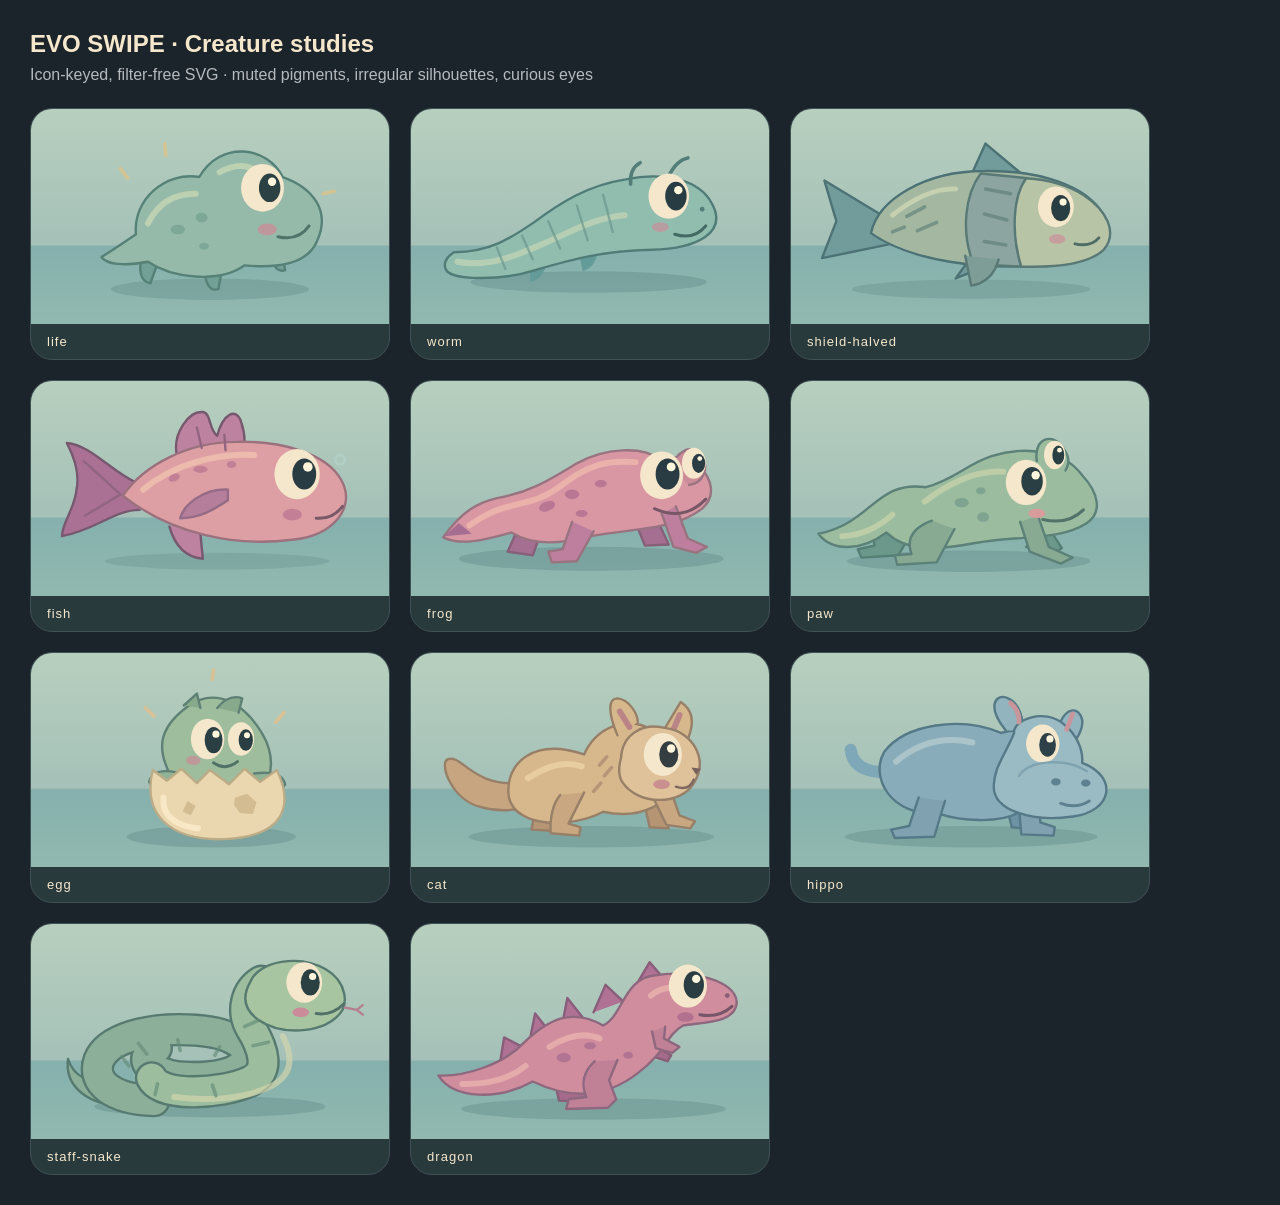
<file: qa/art/contact-sheet.html>
<!doctype html><html lang="en"><meta charset="utf-8"><meta name="viewport" content="width=device-width"><title>EVO SWIPE Creature Contact Sheet</title><style>*{box-sizing:border-box}body{margin:0;padding:30px;background:#1c242b;color:#f5e7cb;font:16px Segoe UI,sans-serif}h1{font-size:24px;margin:0 0 8px}p{color:#b5babe;margin:0 0 24px}main{display:grid;grid-template-columns:repeat(3,minmax(0,1fr));gap:20px;max-width:1120px}figure{margin:0;background:#293a3d;border:1px solid #405155;border-radius:22px;overflow:hidden}figure svg{display:block;width:100%;background:linear-gradient(#b7cfbe,#a5c1b8 63%,#85b0ad 64%,#92b9b0)}figcaption{padding:10px 16px;font-size:13px;letter-spacing:.08em} @media(max-width:650px){main{grid-template-columns:repeat(2,minmax(0,1fr))}}</style><h1>EVO SWIPE · Creature studies</h1><p>Icon-keyed, filter-free SVG · muted pigments, irregular silhouettes, curious eyes</p><main><figure><svg xmlns="http://www.w3.org/2000/svg" viewBox="0 0 300 180"><g stroke-linecap="round" stroke-linejoin="round"><ellipse cx="150" cy="151" rx="83" ry="9" fill="#24494d" opacity=".15"/><path d="M94 117q-7 27 6 29l8-22m37 7q1 23 12 20l4-22m35-17q7 27 17 23l-4-21" fill="#72a097" stroke="#568177" stroke-width="2"/><path d="M88 105c-3-29 25-53 53-48 18-31 57-26 70 0 25 9 40 28 29 53-9 23-40 23-61 21-22 16-62 10-81-3-20 4-35 2-39-4 10-6 20-13 29-19Z" fill="#95baaa" stroke="#568177" stroke-width="2"/><path d="M98 96q12-25 40-25m20-18q20-11 33 1" fill="none" stroke="#cad7b5" stroke-width="5" opacity=".75"/><ellipse cx="194" cy="66" rx="18" ry="20" fill="#f5e7cb"/><ellipse cx="200" cy="66" rx="9" ry="12" fill="#2b4143"/><circle cx="202" cy="61" r="3.5" fill="#fff6dc"/><path d="M207 107q17 4 26-9" fill="none" stroke="#507469" stroke-width="2.5"/><ellipse cx="198" cy="101" rx="8" ry="5" fill="#cc8b99" opacity=".75"/><g fill="#6e9b8b" opacity=".6"><ellipse cx="123" cy="101" rx="6" ry="4"/><ellipse cx="143" cy="91" rx="5" ry="4"/><ellipse cx="145" cy="115" rx="4" ry="3"/></g><path d="m81 58-6-8m38-11-1-10m133 42 9-2" fill="none" stroke="#d4c493" stroke-width="3"/></g></svg><figcaption>life</figcaption></figure><figure><svg xmlns="http://www.w3.org/2000/svg" viewBox="0 0 300 180"><g stroke-linecap="round" stroke-linejoin="round"><ellipse cx="149" cy="145" rx="99" ry="9" fill="#24494d" opacity=".16"/><path d="M116 117q-2 25-16 28l-1-22m57-18q4 26-12 31l-4-19" fill="#639b98"/><path d="M36 120c30 0 48-12 67-25 23-17 45-31 77-36 33-7 62 1 72 20 14 25-13 38-50 39-42 1-67 8-98 17-28 9-72 9-75-1-2-5 1-10 7-14Z" fill="#91bdaf" stroke="#507c78" stroke-width="2"/><path d="M39 128c31 6 62-11 83-20 19-9 35-17 57-19" fill="none" stroke="#c7d8b7" stroke-width="5" opacity=".7"/><path d="m72 116 7 18m14-28 9 20m13-32 10 23m14-36 9 29m13-38 8 31" fill="none" stroke="#638f86" stroke-width="2" opacity=".6"/><path d="M184 63q-1-13 8-18m23 13q7-15 17-17" fill="none" stroke="#527d78" stroke-width="3"/><ellipse cx="216" cy="73" rx="17" ry="19" fill="#f5e7cb"/><ellipse cx="222" cy="73" rx="9" ry="12" fill="#273d43"/><circle cx="224" cy="68" r="3.5" fill="#fff6dc"/><path d="M221 105q16 5 26-7" fill="none" stroke="#446a64" stroke-width="2.5"/><ellipse cx="209" cy="99" rx="7" ry="4" fill="#cc8b99" opacity=".65"/><circle cx="244" cy="84" r="2" fill="#527d78"/></g></svg><figcaption>worm</figcaption></figure><figure><svg xmlns="http://www.w3.org/2000/svg" viewBox="0 0 300 180"><g stroke-linecap="round" stroke-linejoin="round"><ellipse cx="151" cy="151" rx="100" ry="8" fill="#24494d" opacity=".14"/><path d="M81 92 28 60l10 34-12 31 58-12m65-53 14-31 37 31m-44 57-18 25 42-17" fill="#729b9b" stroke="#4c7275" stroke-width="2"/><path d="M67 104c6-28 45-52 95-52 45-1 86 12 100 37 16 29-10 41-50 42-51 4-111-3-145-27Z" fill="#a4b8a1" stroke="#4c7275" stroke-width="2"/><path d="M159 54c-13 17-17 49-6 76l40 2c-9-29-5-53 5-74Z" fill="#8ca5a0" stroke="#597976" stroke-width="2"/><path d="M197 58c-12 17-12 49-4 74 28 1 55-1 69-14 12-14 3-33-17-46-14-9-31-13-48-14Z" fill="#b8c4a6" stroke="#597976" stroke-width="2"/><path d="m163 67 21 4m-22 17 19 5m-19 18 18 3M97 90l15-8m-6 20 16-7m-37 8 10-4" fill="none" stroke="#607f79" stroke-width="3" opacity=".65"/><path d="M174 126q-5 19-23 22l-5-25" fill="#7e9d96" stroke="#597976" stroke-width="2"/><ellipse cx="222" cy="82" rx="15" ry="17" fill="#f5e7cb"/><ellipse cx="226" cy="83" rx="8" ry="11" fill="#293e43"/><circle cx="228" cy="78" r="3" fill="#fff6dc"/><path d="M238 113q13 3 20-5" fill="none" stroke="#4e6c66" stroke-width="2.5"/><ellipse cx="223" cy="109" rx="7" ry="4" fill="#cc8b99" opacity=".65"/><path d="M85 89q29-23 53-22" fill="none" stroke="#d8ddbb" stroke-width="4" opacity=".65"/></g></svg><figcaption>shield-halved</figcaption></figure><figure><svg xmlns="http://www.w3.org/2000/svg" viewBox="0 0 300 180"><g stroke-linecap="round" stroke-linejoin="round"><ellipse cx="156" cy="151" rx="94" ry="7" fill="#24494d" opacity=".12"/><path d="M90 86C68 77 51 54 30 52c9 17 10 31 8 40-2 16-12 27-12 38 28-5 44-22 65-22" fill="#aa7194" stroke="#77596f" stroke-width="2"/><path d="M122 61c-3-17 10-36 22-35 7 1 5 15 12 20 5-19 16-24 20-12 4 11 4 20 1 31m-61 57q7 25 28 27l-3-31" fill="#bd829f" stroke="#77596f" stroke-width="2"/><path d="M77 96c18-26 55-45 95-45 34-1 75 8 88 32 13 23-7 47-41 50-46 6-101-4-142-37Z" fill="#dd9ea4" stroke="#9b717e" stroke-width="2"/><path d="M94 91c24-20 60-31 93-29" fill="none" stroke="#f0c3af" stroke-width="5" opacity=".8"/><path d="M165 91c-21-1-37 13-40 24 16 0 28-7 40-15Z" fill="#b57f9b" stroke="#956b87" stroke-width="2"/><path d="m139 39 4 17m19-11 1 13M44 67l31 28-30 18" fill="none" stroke="#916480" stroke-width="2"/><ellipse cx="223" cy="78" rx="19" ry="21" fill="#f5e7cb"/><ellipse cx="229" cy="78" rx="10" ry="13" fill="#293c43"/><circle cx="232" cy="72" r="4" fill="#fff6dc"/><path d="M239 115q14 1 22-10" fill="none" stroke="#775967" stroke-width="2.5"/><ellipse cx="219" cy="112" rx="8" ry="5" fill="#c27f96"/><g fill="#c27f96"><ellipse cx="120" cy="81" rx="5" ry="3" transform="rotate(-23 120 81)"/><ellipse cx="142" cy="74" rx="6" ry="3"/><ellipse cx="168" cy="70" rx="4" ry="3"/></g><circle cx="259" cy="66" r="4" fill="none" stroke="#b6d3cb" stroke-width="2" opacity=".7"/></g></svg><figcaption>fish</figcaption></figure><figure><svg xmlns="http://www.w3.org/2000/svg" viewBox="0 0 300 180"><g stroke-linecap="round" stroke-linejoin="round"><ellipse cx="151" cy="149" rx="111" ry="10" fill="#24494d" opacity=".17"/><path d="m94 114-13 29 21 3 12-33m70-5 12 30 20-1-15-32" fill="#a56f91" stroke="#865f78" stroke-width="2"/><path d="M209 66c-15-12-47-10-70 3-20 12-38 24-66 29-18 4-31 12-46 33 16 8 38 1 57-4 20 12 43 9 67 3 38-7 70-5 93-23 12-11 8-25-2-35-9-10-22-9-33-6Z" fill="#d997a4" stroke="#987380" stroke-width="2"/><path d="m135 118-8 23-12 2 3 9 21-1 14-25m57-15 10 28 19 5 9-5-16-7-10-27" fill="#be7f9e" stroke="#987380" stroke-width="2"/><path d="M49 121c33-24 50-12 79-35 20-15 35-20 60-18" fill="none" stroke="#efb9ad" stroke-width="5" opacity=".8"/><path d="m28 130 23-2-11-9" fill="#a66d92"/><path d="M218 74c4-16 18-22 25-12 8 12 1 24-10 25" fill="#cc8b99" stroke="#987380" stroke-width="2"/><ellipse cx="237" cy="69" rx="10" ry="13" fill="#f5e7cb"/><ellipse cx="241" cy="69" rx="5.5" ry="8" fill="#293c43"/><circle cx="242" cy="65" r="2" fill="#fff6dc"/><ellipse cx="210" cy="79" rx="18" ry="20" fill="#f5e7cb"/><ellipse cx="215" cy="78" rx="10" ry="13" fill="#293c43"/><circle cx="218" cy="72" r="3.7" fill="#fff6dc"/><path d="M204 107q25 11 43-8" fill="none" stroke="#775767" stroke-width="2.5"/><g fill="#ba7793"><ellipse cx="114" cy="105" rx="7" ry="4" transform="rotate(-20 114 105)"/><ellipse cx="135" cy="95" rx="6" ry="4"/><ellipse cx="159" cy="86" rx="5" ry="3"/><ellipse cx="143" cy="111" rx="5" ry="3"/></g></g></svg><figcaption>frog</figcaption></figure><figure><svg xmlns="http://www.w3.org/2000/svg" viewBox="0 0 300 180"><g stroke-linecap="round" stroke-linejoin="round"><ellipse cx="149" cy="151" rx="102" ry="9" fill="#24494d" opacity=".16"/><path d="M85 107q-19 12-15 31l-14 3 3 7 31-2 13-22m85-18 16 27-7 6 20 8 10-7-23-35" fill="#6b988a" stroke="#557f75" stroke-width="2"/><path d="M244 79c-15-21-48-25-76-16-21 7-32 20-55 26-42-6-45 30-90 39 11 15 36 15 57-1 17 16 42 15 73 9 40-7 72-2 95-17 13-9 10-25-4-40Z" fill="#9bbc9e" stroke="#5b8178" stroke-width="2"/><path d="M118 117q-24 9-17 28l-14 1 2 8 33-2 15-28m55-6 8 25 26 10 10-5-20-9-9-26" fill="#88aa92" stroke="#5b8178" stroke-width="2"/><path d="M43 130q23-1 42-18m27-11q36-27 66-25" fill="none" stroke="#c5d3ab" stroke-width="5" opacity=".8"/><path d="M206 67c-3-20 14-24 22-11 5 7 6 12 2 19" fill="#9bbc9e" stroke="#5b8178" stroke-width="2"/><ellipse cx="221" cy="62" rx="9" ry="12" fill="#f5e7cb"/><ellipse cx="224" cy="62" rx="5" ry="8" fill="#293f43"/><circle cx="225" cy="58" r="2" fill="#fff6dc"/><ellipse cx="197" cy="85" rx="17" ry="19" fill="#f5e7cb"/><ellipse cx="202" cy="84" rx="9" ry="12" fill="#293f43"/><circle cx="205" cy="79" r="3.5" fill="#fff6dc"/><path d="M211 116q21 5 34-8" fill="none" stroke="#527369" stroke-width="2.5"/><ellipse cx="206" cy="111" rx="7" ry="4" fill="#d89c9c"/><g fill="#6f978a" opacity=".65"><ellipse cx="143" cy="102" rx="6" ry="4"/><ellipse cx="159" cy="92" rx="4" ry="3"/><ellipse cx="161" cy="114" rx="5" ry="4"/></g></g></svg><figcaption>paw</figcaption></figure><figure><svg xmlns="http://www.w3.org/2000/svg" viewBox="0 0 300 180"><g stroke-linecap="round" stroke-linejoin="round"><ellipse cx="151" cy="154" rx="71" ry="9" fill="#24494d" opacity=".17"/><path d="M124 114c-23-33-16-52 7-69 25-18 49-1 63 23 13 22 6 42-4 57Z" fill="#9ebd9c" stroke="#5f8075" stroke-width="2"/><path d="M156 46q10-12 21-8l-3 12m-32-4-3-12-11 10" fill="#87a98c" stroke="#5f8075" stroke-width="2"/><path d="M122 100q-20-4-23 8 7 13 29 10m59-17q23-3 26 9-7 11-24 9" fill="#90b295" stroke="#5f8075" stroke-width="2"/><path d="M102 98 114 107l12-10 13 12 11-11 16 12 13-13 13 11 14-10c13 27 10 56-45 58-44 1-68-20-59-58Z" fill="#ead7af" stroke="#bbab87" stroke-width="2"/><path d="M111 121q-2 22 29 26" fill="none" stroke="#fff0cf" stroke-width="5" opacity=".7"/><path d="m171 121 10-3 8 7-3 10-11-1-5-7m-39-3 7 4-4 8-7-3" fill="#c5aa7f" opacity=".6"/><ellipse cx="148" cy="72" rx="14" ry="17" fill="#f5e7cb"/><ellipse cx="153" cy="73" rx="7.5" ry="11" fill="#293f43"/><circle cx="155" cy="68" r="3" fill="#fff6dc"/><ellipse cx="176" cy="72" rx="11" ry="14" fill="#f5e7cb"/><ellipse cx="180" cy="73" rx="6" ry="9" fill="#293f43"/><circle cx="181" cy="69" r="2.5" fill="#fff6dc"/><path d="M153 92q10 7 20-1" fill="none" stroke="#507269" stroke-width="2.5"/><ellipse cx="136" cy="90" rx="6" ry="4" fill="#cc8b99" opacity=".7"/><path d="m205 58 7-8m-109 3-7-7m56-24 1-8" fill="none" stroke="#d7c195" stroke-width="3"/></g></svg><figcaption>egg</figcaption></figure><figure><svg xmlns="http://www.w3.org/2000/svg" viewBox="0 0 300 180"><g stroke-linecap="round" stroke-linejoin="round"><ellipse cx="151" cy="154" rx="103" ry="9" fill="#24494d" opacity=".16"/><path d="m107 117-6 31 16 1 11-33m64-5 8 35 16 1-10-43" fill="#b69574" stroke="#977f68" stroke-width="2"/><path d="M92 109c-41 3-49-24-61-20-8 3 3 34 27 40 20 6 37 2 52-4" fill="#c7a580" stroke="#977f68" stroke-width="2"/><path d="M203 65c-23-14-48-2-58 20-41-14-67 6-63 36 6 26 53 26 79 12 31 7 58-6 65-32 8-16-1-29-23-36Z" fill="#d7b88c" stroke="#977f68" stroke-width="2"/><path d="M125 119q-9 11-8 32l24 2 1-7-10-3 13-26m53-6 16 33 20 3 4-6-13-5-11-31" fill="#c9a780" stroke="#977f68" stroke-width="2"/><path d="M173 69c-8-19-8-31 0-31 10 1 17 13 17 20m21 8 15-25c11 7 11 19 6 31" fill="#d7b88c" stroke="#977f68" stroke-width="2"/><path d="m175 49 8 13m42-10-7 17" fill="none" stroke="#bb8588" stroke-width="5"/><path d="M176 88c1-20 18-30 38-25 21 3 36 25 23 46-11 19-47 19-60-1-3-5-3-13-1-20Z" fill="#dfc299" stroke="#977f68" stroke-width="2"/><ellipse cx="211" cy="85" rx="16" ry="18" fill="#f5e7cb"/><ellipse cx="216" cy="85" rx="8" ry="11" fill="#343e40"/><circle cx="218" cy="80" r="3.5" fill="#fff6dc"/><path d="m235 96 8 1-4 5Z" fill="#785f5c"/><path d="M222 112q11 4 15-6" fill="none" stroke="#7e6760" stroke-width="2"/><ellipse cx="210" cy="110" rx="7" ry="4" fill="#c9908f"/><path d="M98 105q25-17 45-10" fill="none" stroke="#f0d6a9" stroke-width="5" opacity=".7"/><path d="m164 87-6 7m10 2-6 7m-3 6-6 7" fill="none" stroke="#b59677" stroke-width="3"/></g></svg><figcaption>cat</figcaption></figure><figure><svg xmlns="http://www.w3.org/2000/svg" viewBox="0 0 300 180"><g stroke-linecap="round" stroke-linejoin="round"><ellipse cx="151" cy="154" rx="106" ry="9" fill="#24494d" opacity=".16"/><path d="m107 116-6 32 20 2 7-29m49-7 8 32 19 2-5-31" fill="#6c92a3" stroke="#557987" stroke-width="2"/><path d="M80 100q-28 0-30-19" fill="none" stroke="#7ea7b7" stroke-width="10"/><path d="M78 83c18-24 65-30 98-16 24-7 54 6 61 28 7 20-15 34-45 38-17 11-52 7-67 2-42 2-59-31-47-52Z" fill="#88acb9" stroke="#557987" stroke-width="2"/><path d="m107 121-8 24-15 3 3 7 33-1 9-30m61-6 3 34 27 1 1-7-12-4-2-28" fill="#80a2b0" stroke="#557987" stroke-width="2"/><path d="M180 65c-17-21-8-32 2-27 9 4 14 18 11 27m30 1c6-23 19-21 21-10 1 6-3 15-8 19" fill="#91b4bf" stroke="#557987" stroke-width="2"/><path d="M187 67c-2-10 25-22 42-7 10 8 16 21 15 32 31 12 25 41-8 45-34 5-68-5-66-27 1-15 7-20 17-43Z" fill="#9bbbc4" stroke="#557987" stroke-width="2"/><path d="M184 42q8 7 7 16m45-7-5 13" fill="none" stroke="#c8959b" stroke-width="4"/><ellipse cx="211" cy="76" rx="14" ry="16" fill="#f5e7cb"/><ellipse cx="215" cy="77" rx="7" ry="10" fill="#2e4148"/><circle cx="217" cy="72" r="3" fill="#fff6dc"/><path d="M191 103c9-14 40-15 57-4" fill="none" stroke="#7fa3b0" stroke-width="2"/><ellipse cx="247" cy="109" rx="4" ry="3" fill="#5e8190"/><ellipse cx="222" cy="108" rx="4" ry="3" fill="#5e8190"/><path d="M226 126q13 5 24-2" fill="none" stroke="#5e8190" stroke-width="2.5"/><path d="M88 91q29-24 64-16" fill="none" stroke="#b6cdd0" stroke-width="5" opacity=".75"/></g></svg><figcaption>hippo</figcaption></figure><figure><svg xmlns="http://www.w3.org/2000/svg" viewBox="0 0 300 180"><g stroke-linecap="round" stroke-linejoin="round"><ellipse cx="150" cy="153" rx="97" ry="9" fill="#24494d" opacity=".16"/><path d="M71 133c-24 2-36-7-40-20-3 23 17 41 52 39" fill="#8caf99" stroke="#567a70" stroke-width="2"/><path d="M103 148c-34-1-53-15-46-34 7-17 39-28 81-25 30 2 53 15 39 29-11 13-52 12-63 8-18-5-23-14-9-22" fill="none" stroke="#567a70" stroke-width="28"/><path d="M103 148c-34-1-53-15-46-34 7-17 39-28 81-25 30 2 53 15 39 29-11 13-52 12-63 8-18-5-23-14-9-22" fill="none" stroke="#8caf99" stroke-width="24"/><path d="M101 129c8 16 57 14 82 3 18-8 12-27 1-45-8-14-4-31 9-39" fill="none" stroke="#567a70" stroke-width="28"/><path d="M101 129c8 16 57 14 82 3 18-8 12-27 1-45-8-14-4-31 9-39" fill="none" stroke="#9cbd9e" stroke-width="24"/><path d="M184 48c7-17 41-23 63-10 17 10 21 30 9 40-14 13-46 16-66 2-12-9-13-20-6-32Z" fill="#a8c5a1" stroke="#567a70" stroke-width="2"/><path d="M211 94q15 29-10 42c-25 12-58 12-81 9" fill="none" stroke="#d7d7ac" stroke-width="5" opacity=".65"/><path d="m76 111 6 8m8-19 7 9m26-12 2 9m33-3-4 7m-2 25 3 9m-49-10-2 9m82-41 13-3m-20-13 11-5" fill="none" stroke="#648d79" stroke-width="3" opacity=".65"/><ellipse cx="229" cy="49" rx="15" ry="17" fill="#f5e7cb"/><ellipse cx="234" cy="49" rx="8" ry="11" fill="#2b4043"/><circle cx="236" cy="44" r="3" fill="#fff6dc"/><path d="M239 75q13 2 23-8" fill="none" stroke="#527269" stroke-width="2.5"/><ellipse cx="226" cy="74" rx="7" ry="4" fill="#cc8b99"/><path d="m263 70 10 2 5-4m-5 4 5 4" fill="none" stroke="#b5808e" stroke-width="2"/></g></svg><figcaption>staff-snake</figcaption></figure><figure><svg xmlns="http://www.w3.org/2000/svg" viewBox="0 0 300 180"><g stroke-linecap="round" stroke-linejoin="round"><ellipse cx="153" cy="155" rx="111" ry="9" fill="#24494d" opacity=".16"/><path d="m117 116 7 32 25 1 2-7-15-6 1-19m59-27 3 20 16 5 3-5-10-6-1-14" fill="#a46b8b" stroke="#865e76" stroke-width="2"/><path d="m75 114 3-19 17 9m4-4 5-25 15 19m7-6 5-26 15 19m7-7 10-23 15 14m9-11 13-22 12 14" fill="#af7194" stroke="#895e7b" stroke-width="2"/><path d="M205 43c-27 2-27 34-44 42-27-15-46-5-67 15-16 17-48 28-71 27 13 20 50 21 79 5 29 14 60 15 88-7 23-17 24-32 38-40 21-3 44-3 45-19 0-20-43-28-68-23Z" fill="#cf8d9d" stroke="#8e687e" stroke-width="2"/><path d="M154 115c-13 12-10 23-7 30l-15 2-2 8 35-1 7-7-6-16 7-17m29-24 3 14 14 4 6-5-13-7 1-10" fill="#c08096" stroke="#8e687e" stroke-width="2"/><path d="M43 134q33 1 53-15m20-16q24-15 42-7m43-36q11-10 30-5" fill="none" stroke="#eeb8af" stroke-width="5" opacity=".7"/><ellipse cx="232" cy="52" rx="16" ry="18" fill="#f5e7cb"/><ellipse cx="237" cy="51" rx="8.5" ry="11.5" fill="#293d43"/><circle cx="239" cy="46" r="3.5" fill="#fff6dc"/><path d="M242 76q16 3 27-7" fill="none" stroke="#765569" stroke-width="2.5"/><ellipse cx="230" cy="78" rx="7" ry="4" fill="#b2718e"/><circle cx="265" cy="60" r="2" fill="#865e76"/><g fill="#b17493"><ellipse cx="128" cy="112" rx="6" ry="4"/><ellipse cx="150" cy="102" rx="5" ry="3"/><ellipse cx="182" cy="110" rx="4" ry="3"/></g></g></svg><figcaption>dragon</figcaption></figure></main></html>
</file>
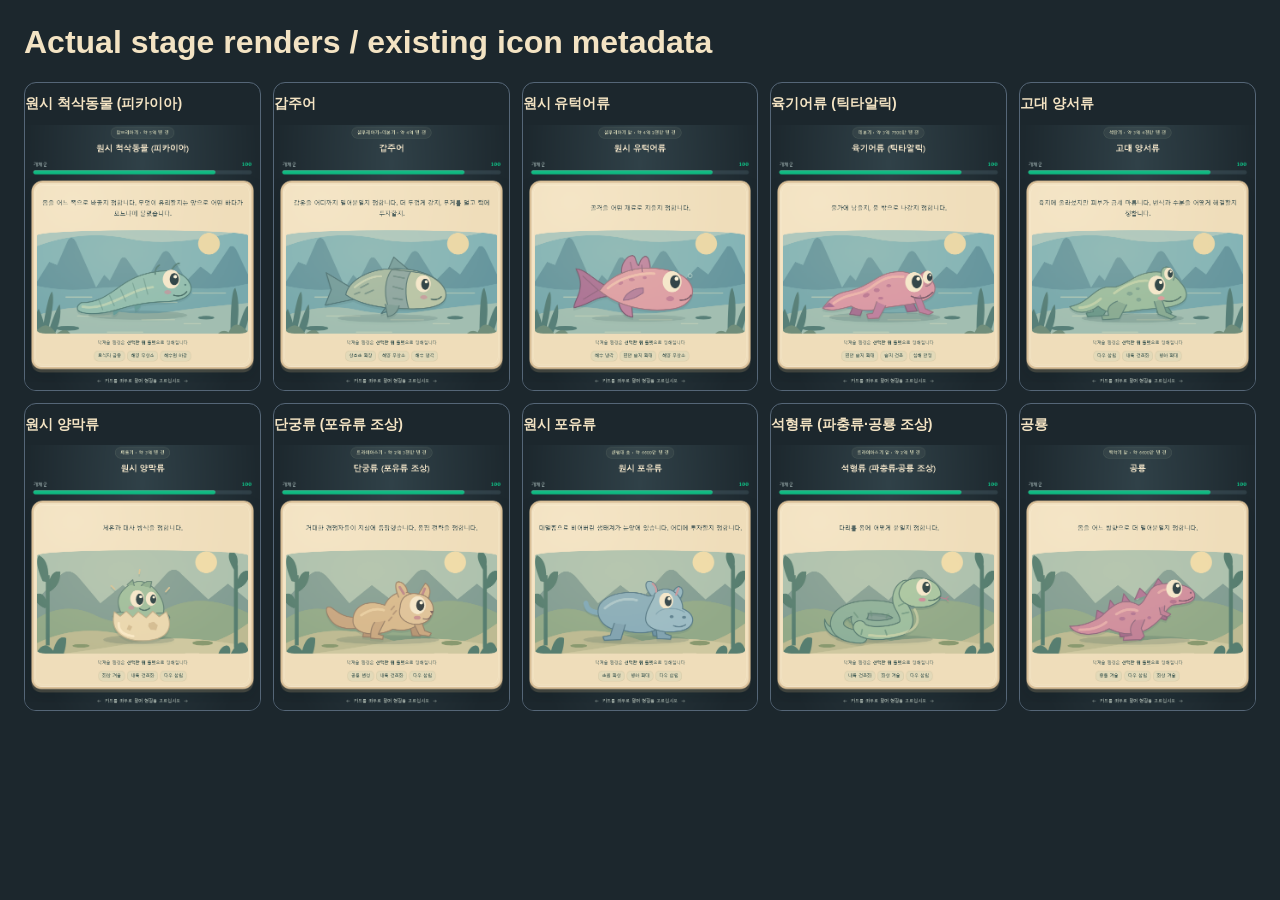
<file: qa/captures/iteration-4/stage-gallery.html>
<html><head><meta charset="utf-8"><style>body{margin:0;padding:24px;background:#1c272d;color:#f3e3c3;font:16px sans-serif}main{display:grid;grid-template-columns:repeat(5,1fr);gap:12px}img{width:100%;display:block}h2{font-size:14px}article{border:1px solid #567;border-radius:12px;overflow:hidden}</style></head><body><h1>Actual stage renders / existing icon metadata</h1><main><article><h2>원시 척삭동물 (피카이아)</h2><img src="stage-0.png"></article><article><h2>갑주어</h2><img src="stage-1.png"></article><article><h2>원시 유턱어류</h2><img src="stage-2.png"></article><article><h2>육기어류 (틱타알릭)</h2><img src="stage-3.png"></article><article><h2>고대 양서류</h2><img src="stage-4.png"></article><article><h2>원시 양막류</h2><img src="stage-5.png"></article><article><h2>단궁류 (포유류 조상)</h2><img src="stage-6.png"></article><article><h2>원시 포유류</h2><img src="stage-7.png"></article><article><h2>석형류 (파충류·공룡 조상)</h2><img src="stage-8.png"></article><article><h2>공룡</h2><img src="stage-9.png"></article></main></body></html>
</file>
